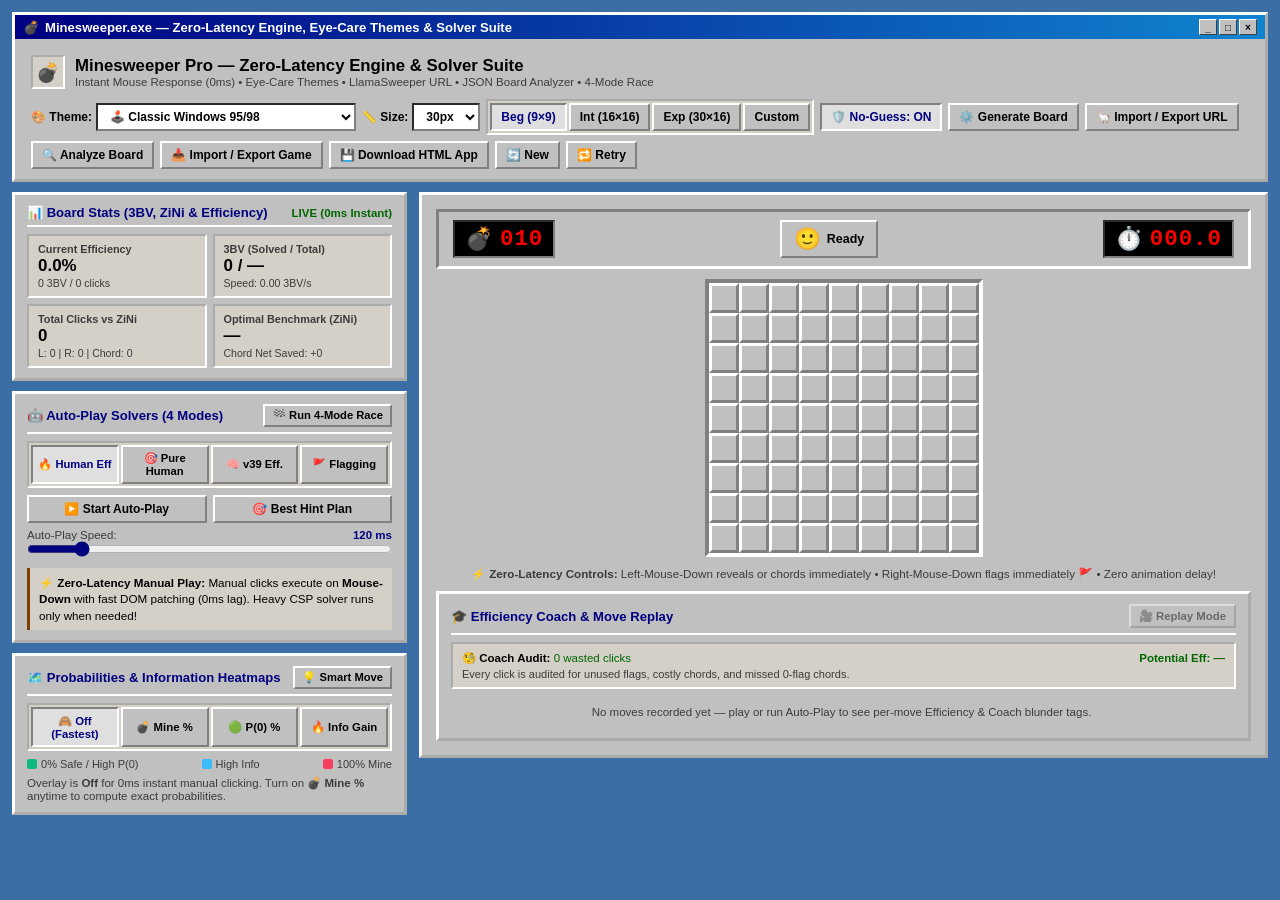
<file: index0.html>
<!DOCTYPE html>
<html lang="en" dir="ltr">
<head>
  <meta charset="UTF-8" />
  <meta name="viewport" content="width=device-width, initial-scale=1.0" />
  <title>Minesweeper Pro — Zero-Latency, Eye-Care Themes, Solver & Analyzer Suite</title>
  <style>
    /* =========================================================================
       1. EYE-CARE, ZERO-GLARE, FLAT MATTE THEMES (ZERO TRANSITION LAG)
       ========================================================================= */

    /* THEME 1: CLASSIC WINDOWS 95 / 98 (#c0c0c0 Standard) */
    :root {
      --cell-size: 30px;
    }

    :root,
    [data-theme="win98"] {
      --bg-body: #3a6ea5; /* Soft Classic Windows Desktop Blue-Teal */
      --bg-panel: #c0c0c0;
      --bg-subpanel: #d4d0c8;
      --bg-hud: #c0c0c0;
      --bg-board-frame: #c0c0c0;
      --bg-board-grid: #808080;
      --border-panel: 3px outset #ffffff;
      --border-subpanel: 2px inset #ffffff;
      --radius-panel: 0px;
      --radius-sub: 0px;
      --radius-btn: 0px;
      --radius-cell: 0px;
      --font-main: 'Tahoma', 'MS Sans Serif', 'Segoe UI', sans-serif;
      --font-mono: 'Courier New', Consolas, monospace;
      --text-primary: #000000;
      --text-secondary: #3b3b3b;
      --accent-primary: #000080;
      --accent-emerald: #006600;
      --accent-amber: #804000;
      --accent-rose: #b00000;
      --accent-purple: #600060;
      --grid-gap: 0px;

      /* Classic 3D Bevel Cells (Zero gradients, Zero blur) */
      --cell-hidden-bg: #c0c0c0;
      --cell-hidden-hover: #c8c8c8;
      --cell-hidden-border-top: 3px solid #ffffff;
      --cell-hidden-border-left: 3px solid #ffffff;
      --cell-hidden-border-right: 3px solid #808080;
      --cell-hidden-border-bottom: 3px solid #808080;
      --cell-revealed-bg: #c0c0c0;
      --cell-revealed-border: 1px solid #808080;
      --cell-flagged-bg: #c0c0c0;

      /* Classic Authentic Number Colors */
      --num-1: #0000ff;
      --num-2: #008000;
      --num-3: #ff0000;
      --num-4: #000080;
      --num-5: #800000;
      --num-6: #008080;
      --num-7: #000000;
      --num-8: #808080;

      /* LED Counter */
      --led-bg: #000000;
      --led-border: 2px inset #808080;
      --led-color-mines: #ff0000;
      --led-color-timer: #ff0000;
    }

    /* THEME 2: SAGE ONLINE (Inspired by ms_v39 'online' — Soft Olive/Sage Green, super easy on eyes) */
    [data-theme="sage"] {
      --bg-body: #b8c2b4;
      --bg-panel: #222e20;
      --bg-subpanel: #161f14;
      --bg-hud: #161f14;
      --bg-board-frame: #4c6638;
      --bg-board-grid: #3b502b;
      --border-panel: 2px solid #3a4e34;
      --border-subpanel: 1px solid #34462e;
      --radius-panel: 4px;
      --radius-sub: 3px;
      --radius-btn: 3px;
      --radius-cell: 0px;
      --font-main: 'Tahoma', 'Segoe UI', system-ui, sans-serif;
      --font-mono: 'Courier New', Consolas, monospace;
      --text-primary: #d0e2b8;
      --text-secondary: #869e6c;
      --accent-primary: #7ec448;
      --accent-emerald: #68b836;
      --accent-amber: #d89e32;
      --accent-rose: #d84838;
      --accent-purple: #a878d0;
      --grid-gap: 0px;

      /* Soft Sage Tactile Bevel Cells */
      --cell-hidden-bg: #8eac70;
      --cell-hidden-hover: #9ab87c;
      --cell-hidden-border-top: 2px solid #b4d294;
      --cell-hidden-border-left: 2px solid #b4d294;
      --cell-hidden-border-right: 2px solid #486436;
      --cell-hidden-border-bottom: 2px solid #486436;
      --cell-revealed-bg: #c8c2ae;
      --cell-revealed-border: 1px solid #a6a08e;
      --cell-flagged-bg: #8eac70;

      /* High-legibility Muted Classic Numbers on Warm Beige Revealed Cells */
      --num-1: #0000d8;
      --num-2: #007200;
      --num-3: #c00000;
      --num-4: #000078;
      --num-5: #780000;
      --num-6: #007878;
      --num-7: #181818;
      --num-8: #686868;

      --led-bg: #0a1008;
      --led-border: 1px solid #34462e;
      --led-color-mines: #e83828;
      --led-color-timer: #48c840;
    }

    /* THEME 3: MATTE NORD DARK (Low-Contrast Warm Charcoal — Zero Eye Strain in Dark Rooms) */
    [data-theme="nord"] {
      --bg-body: #181b20;
      --bg-panel: #21252b;
      --bg-subpanel: #181b20;
      --bg-hud: #181b20;
      --bg-board-frame: #282c34;
      --bg-board-grid: #181b20;
      --border-panel: 1px solid #333842;
      --border-subpanel: 1px solid #2c313a;
      --radius-panel: 6px;
      --radius-sub: 4px;
      --radius-btn: 4px;
      --radius-cell: 0px;
      --font-main: 'Segoe UI', system-ui, sans-serif;
      --font-mono: 'Courier New', Consolas, monospace;
      --text-primary: #d8dee9;
      --text-secondary: #8b949e;
      --accent-primary: #81a1c1;
      --accent-emerald: #8fbcbb;
      --accent-amber: #ebcb8b;
      --accent-rose: #bf616a;
      --accent-purple: #b48ead;
      --grid-gap: 0px;

      /* Flat Matte Slate Bevel Cells */
      --cell-hidden-bg: #3b4252;
      --cell-hidden-hover: #434c5e;
      --cell-hidden-border-top: 2px solid #4c566a;
      --cell-hidden-border-left: 2px solid #4c566a;
      --cell-hidden-border-right: 2px solid #242933;
      --cell-hidden-border-bottom: 2px solid #242933;
      --cell-revealed-bg: #242933;
      --cell-revealed-border: 1px solid #2e3440;
      --cell-flagged-bg: #3b4252;

      /* Soft Pastel Nord Numbers (Zero glare) */
      --num-1: #88c0d0;
      --num-2: #a3be8c;
      --num-3: #e06c75;
      --num-4: #b48ead;
      --num-5: #d08770;
      --num-6: #8fbcbb;
      --num-7: #e5e9f0;
      --num-8: #7b88a1;

      --led-bg: #14171c;
      --led-border: 1px solid #2e3440;
      --led-color-mines: #e06c75;
      --led-color-timer: #88c0d0;
    }

    /* THEME 4: WARM PAPER / SEPIA (E-Reader / Kindergarten Sand — Zero Blue-Light Glare) */
    [data-theme="paper"] {
      --bg-body: #dfd9ce;
      --bg-panel: #ece7de;
      --bg-subpanel: #e2dcd0;
      --bg-hud: #e2dcd0;
      --bg-board-frame: #c5bdb0;
      --bg-board-grid: #b5ad9f;
      --border-panel: 2px solid #c5bdb0;
      --border-subpanel: 1px solid #cbc3b6;
      --radius-panel: 6px;
      --radius-sub: 4px;
      --radius-btn: 4px;
      --radius-cell: 0px;
      --font-main: 'Segoe UI', Tahoma, sans-serif;
      --font-mono: 'Courier New', Consolas, monospace;
      --text-primary: #2c2623;
      --text-secondary: #686058;
      --accent-primary: #3b5998;
      --accent-emerald: #2d6a4f;
      --accent-amber: #9c5221;
      --accent-rose: #9b2226;
      --accent-purple: #5a3e85;
      --grid-gap: 0px;

      /* Warm Stone Bevel Cells */
      --cell-hidden-bg: #cfc8ba;
      --cell-hidden-hover: #d8d2c5;
      --cell-hidden-border-top: 2px solid #ede8df;
      --cell-hidden-border-left: 2px solid #ede8df;
      --cell-hidden-border-right: 2px solid #9c9486;
      --cell-hidden-border-bottom: 2px solid #9c9486;
      --cell-revealed-bg: #e6e1d6;
      --cell-revealed-border: 1px solid #c5bdb0;
      --cell-flagged-bg: #cfc8ba;

      /* Deep Ink Numbers */
      --num-1: #1d4ed8;
      --num-2: #15803d;
      --num-3: #b91c1c;
      --num-4: #4338ca;
      --num-5: #7c2d12;
      --num-6: #0f766e;
      --num-7: #1f2937;
      --num-8: #6b7280;

      --led-bg: #26221e;
      --led-border: 1px solid #9c9486;
      --led-color-mines: #e05252;
      --led-color-timer: #68b860;
    }

    /* THEME 5: MINESWEEPER.ONLINE CLASSIC LIGHT (Pure Neutral Gray Backdrop + Authentic HD SVG Board) */
    [data-theme="msonline"] {
      --bg-body: #acacac; /* Pure neutral gray backdrop */
      --bg-panel: #cccccc; /* Pure neutral light gray panel */
      --bg-subpanel: #bfbfbf; /* Pure neutral silver-gray subpanel */
      --bg-hud: #c0c0c0;
      --bg-board-frame: #c0c0c0;
      --bg-board-grid: #808080;
      --border-panel: 2px solid #969696;
      --border-subpanel: 1px solid #a4a4a4;
      --radius-panel: 4px;
      --radius-sub: 3px;
      --radius-btn: 3px;
      --radius-cell: 0px;
      --font-main: 'Helvetica Neue', Helvetica, Arial, sans-serif;
      --font-mono: 'Courier New', Consolas, monospace;
      --text-primary: #1c1e21;
      --text-secondary: #4b4f56;
      --accent-primary: #286090;
      --accent-emerald: #1e7040;
      --accent-amber: #9c5221;
      --accent-rose: #a92222;
      --accent-purple: #5a3e85;
      --grid-gap: 0px;

      --cell-hidden-bg: #c6c6c6;
      --cell-hidden-hover: #cecece;
      --cell-hidden-border-top: 0px solid transparent;
      --cell-hidden-border-left: 0px solid transparent;
      --cell-hidden-border-right: 0px solid transparent;
      --cell-hidden-border-bottom: 0px solid transparent;
      --cell-revealed-bg: #c6c6c6;
      --cell-revealed-border: 0px solid transparent;
      --cell-flagged-bg: #c6c6c6;

      /* Minesweeper.Online Classic HD Number Colors */
      --num-1: #0000ff;
      --num-2: #008000;
      --num-3: #ff0000;
      --num-4: #000080;
      --num-5: #800000;
      --num-6: #008080;
      --num-7: #000000;
      --num-8: #808080;

      /* Classic Red 7-Segment LED Counter */
      --led-bg: #000000;
      --led-border: 2px inset #808080;
      --led-color-mines: #ff0000;
      --led-color-timer: #ff0000;
    }

    .msonline-game-shell {
      display: contents;
    }

    /* Unified Minesweeper.Online Silver Bevel Game Box */
    [data-theme="msonline"] .msonline-game-shell {
      display: inline-flex;
      flex-direction: column;
      align-items: stretch;
      background: #c0c0c0;
      padding: 10px;
      border-top: 3px solid #ffffff;
      border-left: 3px solid #ffffff;
      border-right: 3px solid #808080;
      border-bottom: 3px solid #808080;
      box-shadow: 0 3px 10px rgba(0, 0, 0, 0.22);
      gap: 8px;
    }

    [data-theme="msonline"] .hud-bar {
      background: #c0c0c0;
      border-top: 2px solid #808080;
      border-left: 2px solid #808080;
      border-right: 2px solid #ffffff;
      border-bottom: 2px solid #ffffff;
      border-radius: 0px;
      padding: 5px 7px;
      width: 100%;
      max-width: none;
    }

    /* Hide emoji icons & text inside the HUD bar in msonline theme so it looks 100% like minesweeper.online */
    [data-theme="msonline"] .hud-counter > span:first-child {
      display: none;
    }
    [data-theme="msonline"] .hud-counter {
      min-width: 64px;
      padding: 2px 6px;
      font-family: 'Courier New', Consolas, monospace;
      font-size: 1.55rem;
      font-weight: 900;
      letter-spacing: 2px;
      background: #000000;
      color: #ff0000;
      border-top: 2px solid #808080;
      border-left: 2px solid #808080;
      border-right: 2px solid #ffffff;
      border-bottom: 2px solid #ffffff;
      border-radius: 0px;
      text-shadow: 0 0 2px rgba(255, 0, 0, 0.45);
    }

    [data-theme="msonline"] .face-btn {
      width: 34px;
      height: 34px;
      padding: 0;
      border: none;
      border-radius: 0px;
      background-color: #c6c6c6;
      background-image: url("data:image/svg+xml,%3Csvg%20xmlns%3D%22http%3A//www.w3.org/2000/svg%22%20viewBox%3D%220%200%2026%2026%22%3E%20%3Cpolygon%20points%3D%220%2C0%2026%2C0%2024%2C2%202%2C2%202%2C24%200%2C26%22%20fill%3D%22%23ffffff%22/%3E%20%3Cpolygon%20points%3D%2226%2C0%2026%2C26%200%2C26%202%2C24%2024%2C24%2024%2C2%22%20fill%3D%22%23808080%22/%3E%20%3Crect%20x%3D%222%22%20y%3D%222%22%20width%3D%2222%22%20height%3D%2222%22%20fill%3D%22%23c6c6c6%22/%3E%20%3Ccircle%20cx%3D%2213%22%20cy%3D%2213%22%20r%3D%228.5%22%20fill%3D%22%23ffff00%22%20stroke%3D%22%23000000%22%20stroke-width%3D%221.2%22/%3E%20%3Ccircle%20cx%3D%2210%22%20cy%3D%2210.5%22%20r%3D%221.3%22%20fill%3D%22%23000000%22/%3E%20%3Ccircle%20cx%3D%2216%22%20cy%3D%2210.5%22%20r%3D%221.3%22%20fill%3D%22%23000000%22/%3E%20%3Cpath%20d%3D%22M%209%2015.2%20Q%2013%2018.8%2017%2015.2%22%20stroke%3D%22%23000000%22%20stroke-width%3D%221.4%22%20fill%3D%22none%22%20stroke-linecap%3D%22round%22/%3E%20%3C/svg%3E");
      background-size: 100% 100%;
      background-repeat: no-repeat;
      justify-content: center;
    }
    [data-theme="msonline"] .face-btn[data-face="win"] {
      background-image: url("data:image/svg+xml,%3Csvg%20xmlns%3D%22http%3A//www.w3.org/2000/svg%22%20viewBox%3D%220%200%2026%2026%22%3E%20%3Cpolygon%20points%3D%220%2C0%2026%2C0%2024%2C2%202%2C2%202%2C24%200%2C26%22%20fill%3D%22%23ffffff%22/%3E%20%3Cpolygon%20points%3D%2226%2C0%2026%2C26%200%2C26%202%2C24%2024%2C24%2024%2C2%22%20fill%3D%22%23808080%22/%3E%20%3Crect%20x%3D%222%22%20y%3D%222%22%20width%3D%2222%22%20height%3D%2222%22%20fill%3D%22%23c6c6c6%22/%3E%20%3Ccircle%20cx%3D%2213%22%20cy%3D%2213%22%20r%3D%228.5%22%20fill%3D%22%23ffff00%22%20stroke%3D%22%23000000%22%20stroke-width%3D%221.2%22/%3E%20%3Cline%20x1%3D%224.8%22%20y1%3D%2210.5%22%20x2%3D%2221.2%22%20y2%3D%2210.5%22%20stroke%3D%22%23000000%22%20stroke-width%3D%221.3%22/%3E%20%3Crect%20x%3D%227%22%20y%3D%228.8%22%20width%3D%225%22%20height%3D%223.4%22%20rx%3D%221%22%20fill%3D%22%23000000%22/%3E%20%3Crect%20x%3D%2214%22%20y%3D%228.8%22%20width%3D%225%22%20height%3D%223.4%22%20rx%3D%221%22%20fill%3D%22%23000000%22/%3E%20%3Cpath%20d%3D%22M%209%2015.5%20Q%2013%2018.8%2017%2015.5%22%20stroke%3D%22%23000000%22%20stroke-width%3D%221.4%22%20fill%3D%22none%22%20stroke-linecap%3D%22round%22/%3E%20%3C/svg%3E");
    }
    [data-theme="msonline"] .face-btn[data-face="lose"] {
      background-image: url("data:image/svg+xml,%3Csvg%20xmlns%3D%22http%3A//www.w3.org/2000/svg%22%20viewBox%3D%220%200%2026%2026%22%3E%20%3Cpolygon%20points%3D%220%2C0%2026%2C0%2024%2C2%202%2C2%202%2C24%200%2C26%22%20fill%3D%22%23ffffff%22/%3E%20%3Cpolygon%20points%3D%2226%2C0%2026%2C26%200%2C26%202%2C24%2024%2C24%2024%2C2%22%20fill%3D%22%23808080%22/%3E%20%3Crect%20x%3D%222%22%20y%3D%222%22%20width%3D%2222%22%20height%3D%2222%22%20fill%3D%22%23c6c6c6%22/%3E%20%3Ccircle%20cx%3D%2213%22%20cy%3D%2213%22%20r%3D%228.5%22%20fill%3D%22%23ffff00%22%20stroke%3D%22%23000000%22%20stroke-width%3D%221.2%22/%3E%20%3Cline%20x1%3D%228.3%22%20y1%3D%229%22%20x2%3D%2211.5%22%20y2%3D%2212.2%22%20stroke%3D%22%23000000%22%20stroke-width%3D%221.3%22/%3E%20%3Cline%20x1%3D%2211.5%22%20y1%3D%229%22%20x2%3D%228.3%22%20y2%3D%2212.2%22%20stroke%3D%22%23000000%22%20stroke-width%3D%221.3%22/%3E%20%3Cline%20x1%3D%2214.5%22%20y1%3D%229%22%20x2%3D%2217.7%22%20y2%3D%2212.2%22%20stroke%3D%22%23000000%22%20stroke-width%3D%221.3%22/%3E%20%3Cline%20x1%3D%2217.7%22%20y1%3D%229%22%20x2%3D%2214.5%22%20y2%3D%2212.2%22%20stroke%3D%22%23000000%22%20stroke-width%3D%221.3%22/%3E%20%3Cpath%20d%3D%22M%209%2017.5%20Q%2013%2014%2017%2017.5%22%20stroke%3D%22%23000000%22%20stroke-width%3D%221.4%22%20fill%3D%22none%22%20stroke-linecap%3D%22round%22/%3E%20%3C/svg%3E");
    }
    [data-theme="msonline"] .face-btn > span {
      display: none !important;
    }

    [data-theme="msonline"] .board-scroll {
      padding: 0;
      background: #808080;
      border-top: 3px solid #808080;
      border-left: 3px solid #808080;
      border-right: 3px solid #ffffff;
      border-bottom: 3px solid #ffffff;
      border-radius: 0px;
    }

    /* Authentic Minesweeper.Online HD SVG Cell Skins */
    [data-theme="msonline"] .cell {
      font-family: Arial, Helvetica, sans-serif;
      font-weight: 900;
      font-size: calc(var(--cell-size) * 0.62);
      border: none !important;
      background-size: 100% 100%;
      background-repeat: no-repeat;
    }

    [data-theme="msonline"] .cell.hidden {
      background-image: url("data:image/svg+xml,%3Csvg%20xmlns%3D%22http%3A//www.w3.org/2000/svg%22%20viewBox%3D%220%200%2016%2016%22%3E%20%3Cpolygon%20points%3D%220%2C0%2016%2C0%2014%2C2%202%2C2%202%2C14%200%2C16%22%20fill%3D%22%23ffffff%22/%3E%20%3Cpolygon%20points%3D%2216%2C0%2016%2C16%200%2C16%202%2C14%2014%2C14%2014%2C2%22%20fill%3D%22%23808080%22/%3E%20%3Crect%20x%3D%222%22%20y%3D%222%22%20width%3D%2212%22%20height%3D%2212%22%20fill%3D%22%23c6c6c6%22/%3E%20%3C/svg%3E");
    }

    [data-theme="msonline"] .cell.hidden.pressed,
    [data-theme="msonline"] .cell.hidden.chord-preview {
      background-image: url("data:image/svg+xml,%3Csvg%20xmlns%3D%22http%3A//www.w3.org/2000/svg%22%20viewBox%3D%220%200%2016%2016%22%3E%20%3Crect%20width%3D%2216%22%20height%3D%2216%22%20fill%3D%22%23808080%22/%3E%20%3Crect%20x%3D%221%22%20y%3D%221%22%20width%3D%2215%22%20height%3D%2215%22%20fill%3D%22%23c6c6c6%22/%3E%20%3C/svg%3E");
    }

    [data-theme="msonline"] .cell.revealed {
      background-image: url("data:image/svg+xml,%3Csvg%20xmlns%3D%22http%3A//www.w3.org/2000/svg%22%20viewBox%3D%220%200%2016%2016%22%3E%20%3Crect%20width%3D%2216%22%20height%3D%2216%22%20fill%3D%22%23808080%22/%3E%20%3Crect%20x%3D%221%22%20y%3D%221%22%20width%3D%2215%22%20height%3D%2215%22%20fill%3D%22%23c6c6c6%22/%3E%20%3C/svg%3E");
    }

    [data-theme="msonline"] .cell.flagged {
      background-color: #c6c6c6 !important;
      background-image: url("data:image/svg+xml,%3Csvg%20xmlns%3D%22http%3A//www.w3.org/2000/svg%22%20viewBox%3D%220%200%2016%2016%22%3E%20%3Cpolygon%20points%3D%220%2C0%2016%2C0%2014%2C2%202%2C2%202%2C14%200%2C16%22%20fill%3D%22%23ffffff%22/%3E%20%3Cpolygon%20points%3D%2216%2C0%2016%2C16%200%2C16%202%2C14%2014%2C14%2014%2C2%22%20fill%3D%22%23808080%22/%3E%20%3Crect%20x%3D%222%22%20y%3D%222%22%20width%3D%2212%22%20height%3D%2212%22%20fill%3D%22%23c6c6c6%22/%3E%20%3Crect%20x%3D%227.5%22%20y%3D%223.5%22%20width%3D%221.2%22%20height%3D%228%22%20fill%3D%22%23000000%22/%3E%20%3Cpolygon%20points%3D%228.5%2C3%203.5%2C5.6%208.5%2C8.2%22%20fill%3D%22%23ff0000%22/%3E%20%3Crect%20x%3D%225.5%22%20y%3D%2210.8%22%20width%3D%225%22%20height%3D%221.1%22%20fill%3D%22%23000000%22/%3E%20%3Crect%20x%3D%224.2%22%20y%3D%2211.8%22%20width%3D%227.6%22%20height%3D%221.4%22%20fill%3D%22%23000000%22/%3E%20%3C/svg%3E") !important;
      background-size: 100% 100% !important;
      background-repeat: no-repeat !important;
      background-position: center !important;
      font-size: 0 !important;
      color: transparent !important;
    }
    [data-theme="msonline"] .cell.flagged.wrong-flag {
      background-color: #c6c6c6 !important;
      background-image: url("data:image/svg+xml,%3Csvg%20xmlns%3D%22http%3A//www.w3.org/2000/svg%22%20viewBox%3D%220%200%2016%2016%22%3E%20%3Crect%20width%3D%2216%22%20height%3D%2216%22%20fill%3D%22%23808080%22/%3E%20%3Crect%20x%3D%221%22%20y%3D%221%22%20width%3D%2215%22%20height%3D%2215%22%20fill%3D%22%23c6c6c6%22/%3E%20%3Crect%20x%3D%227%22%20y%3D%222%22%20width%3D%222%22%20height%3D%2212%22%20fill%3D%22%23000000%22/%3E%20%3Crect%20x%3D%222%22%20y%3D%227%22%20width%3D%2212%22%20height%3D%222%22%20fill%3D%22%23000000%22/%3E%20%3Cpolygon%20points%3D%223.5%2C4.5%204.5%2C3.5%2012.5%2C11.5%2011.5%2C12.5%22%20fill%3D%22%23000000%22/%3E%20%3Cpolygon%20points%3D%2211.5%2C3.5%2012.5%2C4.5%204.5%2C12.5%203.5%2C11.5%22%20fill%3D%22%23000000%22/%3E%20%3Ccircle%20cx%3D%228%22%20cy%3D%228%22%20r%3D%224.3%22%20fill%3D%22%23000000%22/%3E%20%3Crect%20x%3D%225.6%22%20y%3D%225.6%22%20width%3D%222%22%20height%3D%222%22%20fill%3D%22%23ffffff%22/%3E%20%3Cline%20x1%3D%222.5%22%20y1%3D%222.5%22%20x2%3D%2213.5%22%20y2%3D%2213.5%22%20stroke%3D%22%23ff0000%22%20stroke-width%3D%222%22/%3E%20%3Cline%20x1%3D%2213.5%22%20y1%3D%222.5%22%20x2%3D%222.5%22%20y2%3D%2213.5%22%20stroke%3D%22%23ff0000%22%20stroke-width%3D%222%22/%3E%20%3C/svg%3E") !important;
      background-size: 100% 100% !important;
      background-repeat: no-repeat !important;
      background-position: center !important;
      font-size: 0 !important;
      color: transparent !important;
    }
    [data-theme="msonline"] .cell.mine-hit,
    [data-theme="msonline"] .cell.revealed.mine-hit {
      background-color: #ff0000 !important;
      background-image: url("data:image/svg+xml,%3Csvg%20xmlns%3D%22http%3A//www.w3.org/2000/svg%22%20viewBox%3D%220%200%2016%2016%22%3E%20%3Crect%20width%3D%2216%22%20height%3D%2216%22%20fill%3D%22%23808080%22/%3E%20%3Crect%20x%3D%221%22%20y%3D%221%22%20width%3D%2215%22%20height%3D%2215%22%20fill%3D%22%23ff0000%22/%3E%20%3Crect%20x%3D%227%22%20y%3D%222%22%20width%3D%222%22%20height%3D%2212%22%20fill%3D%22%23000000%22/%3E%20%3Crect%20x%3D%222%22%20y%3D%227%22%20width%3D%2212%22%20height%3D%222%22%20fill%3D%22%23000000%22/%3E%20%3Cpolygon%20points%3D%223.5%2C4.5%204.5%2C3.5%2012.5%2C11.5%2011.5%2C12.5%22%20fill%3D%22%23000000%22/%3E%20%3Cpolygon%20points%3D%2211.5%2C3.5%2012.5%2C4.5%204.5%2C12.5%203.5%2C11.5%22%20fill%3D%22%23000000%22/%3E%20%3Ccircle%20cx%3D%228%22%20cy%3D%228%22%20r%3D%224.3%22%20fill%3D%22%23000000%22/%3E%20%3Crect%20x%3D%225.6%22%20y%3D%225.6%22%20width%3D%222%22%20height%3D%222%22%20fill%3D%22%23ffffff%22/%3E%20%3C/svg%3E") !important;
      background-size: 100% 100% !important;
      background-repeat: no-repeat !important;
      background-position: center !important;
      font-size: 0 !important;
      color: transparent !important;
    }
    [data-theme="msonline"] .cell.mine-revealed,
    [data-theme="msonline"] .cell.hidden.mine-revealed {
      background-color: #c6c6c6 !important;
      background-image: url("data:image/svg+xml,%3Csvg%20xmlns%3D%22http%3A//www.w3.org/2000/svg%22%20viewBox%3D%220%200%2016%2016%22%3E%20%3Crect%20width%3D%2216%22%20height%3D%2216%22%20fill%3D%22%23808080%22/%3E%20%3Crect%20x%3D%221%22%20y%3D%221%22%20width%3D%2215%22%20height%3D%2215%22%20fill%3D%22%23c6c6c6%22/%3E%20%3Crect%20x%3D%227%22%20y%3D%222%22%20width%3D%222%22%20height%3D%2212%22%20fill%3D%22%23000000%22/%3E%20%3Crect%20x%3D%222%22%20y%3D%227%22%20width%3D%2212%22%20height%3D%222%22%20fill%3D%22%23000000%22/%3E%20%3Cpolygon%20points%3D%223.5%2C4.5%204.5%2C3.5%2012.5%2C11.5%2011.5%2C12.5%22%20fill%3D%22%23000000%22/%3E%20%3Cpolygon%20points%3D%2211.5%2C3.5%2012.5%2C4.5%204.5%2C12.5%203.5%2C11.5%22%20fill%3D%22%23000000%22/%3E%20%3Ccircle%20cx%3D%228%22%20cy%3D%228%22%20r%3D%224.3%22%20fill%3D%22%23000000%22/%3E%20%3Crect%20x%3D%225.6%22%20y%3D%225.6%22%20width%3D%222%22%20height%3D%222%22%20fill%3D%22%23ffffff%22/%3E%20%3C/svg%3E") !important;
      background-size: 100% 100% !important;
      background-repeat: no-repeat !important;
      background-position: center !important;
      font-size: 0 !important;
      color: transparent !important;
    }

    [data-theme="msonline"] button:not(.face-btn) {
      background: #dcdcdc;
      color: #1c1e21;
      border: 1px solid #888888;
    }
    [data-theme="msonline"] button:not(.face-btn):hover:not(:disabled) {
      background: #e6e6e6;
      border-color: #286090;
    }
    [data-theme="msonline"] button.active:not(.face-btn),
    [data-theme="msonline"] .btn-primary {
      background: #286090;
      color: #ffffff;
      border-color: #1d496d;
    }
    [data-theme="msonline"] .theme-select,
    [data-theme="msonline"] .drawer-input,
    [data-theme="msonline"] .drawer-textarea {
      background: #e2e2e2;
      color: #1c1e21;
      border: 1px solid #888888;
    }

    * {
      box-sizing: border-box;
      margin: 0;
      padding: 0;
      user-select: none;
      -webkit-user-select: none;
    }

    body {
      font-family: var(--font-main);
      background: var(--bg-body);
      color: var(--text-primary);
      min-height: 100vh;
      display: flex;
      flex-direction: column;
      padding: 12px;
      gap: 10px;
    }

    /* Windows 98 Classic Window Title Bar */
    .win98-titlebar {
      display: none;
      background: linear-gradient(90deg, #000080, #1084d0);
      color: #ffffff;
      padding: 4px 8px;
      font-weight: 700;
      font-size: 0.82rem;
      align-items: center;
      justify-content: space-between;
      margin: -10px -16px 8px -16px;
    }

    [data-theme="win98"] .win98-titlebar {
      display: flex;
    }

    .win98-window-controls {
      display: inline-flex;
      gap: 2px;
    }

    .win98-ctrl-btn {
      width: 18px;
      height: 16px;
      background: #c0c0c0;
      color: #000;
      font-size: 10px;
      font-weight: 800;
      display: inline-flex;
      align-items: center;
      justify-content: center;
      border-top: 1.5px solid #fff;
      border-left: 1.5px solid #fff;
      border-right: 1.5px solid #404040;
      border-bottom: 1.5px solid #404040;
    }

    /* Header */
    .app-header {
      display: flex;
      flex-direction: column;
      background: var(--bg-panel);
      border: var(--border-panel);
      border-radius: var(--radius-panel);
      padding: 10px 16px;
      gap: 8px;
    }

    .header-main-row {
      display: flex;
      flex-wrap: wrap;
      align-items: center;
      justify-content: space-between;
      gap: 10px;
    }

    .brand {
      display: flex;
      align-items: center;
      gap: 10px;
    }

    .brand-icon {
      width: 34px;
      height: 34px;
      border-radius: var(--radius-btn);
      background: var(--bg-subpanel);
      border: var(--border-subpanel);
      display: flex;
      align-items: center;
      justify-content: center;
      font-size: 19px;
    }

    .brand h1 {
      font-size: 1.05rem;
      font-weight: 800;
    }

    .brand p {
      font-size: 0.72rem;
      color: var(--text-secondary);
    }

    /* Level, Theme & Mode Controls */
    .toolbar {
      display: flex;
      flex-wrap: wrap;
      align-items: center;
      gap: 6px;
    }

    .btn-group {
      display: inline-flex;
      background: var(--bg-subpanel);
      padding: 2px;
      border-radius: var(--radius-sub);
      border: var(--border-subpanel);
      gap: 2px;
    }

    /* ZERO TRANSITION ON BUTTONS FOR INSTANT SNAPPY FEEL */
    button {
      font-family: inherit;
      cursor: pointer;
      border: 1px solid transparent;
      border-radius: var(--radius-btn);
      padding: 5px 9px;
      font-size: 0.75rem;
      font-weight: 700;
      color: var(--text-primary);
      background: var(--bg-subpanel);
      display: inline-flex;
      align-items: center;
      gap: 4px;
    }

    [data-theme="win98"] button {
      background: #c0c0c0;
      color: #000000;
      border-top: 2px solid #ffffff;
      border-left: 2px solid #ffffff;
      border-right: 2px solid #808080;
      border-bottom: 2px solid #808080;
    }

    [data-theme="win98"] button:active:not(:disabled),
    [data-theme="win98"] button.active,
    [data-theme="win98"] button.active-gold {
      border-top: 2px solid #808080 !important;
      border-left: 2px solid #808080 !important;
      border-right: 2px solid #ffffff !important;
      border-bottom: 2px solid #ffffff !important;
      background: #dfdfdf !important;
      color: #000080 !important;
    }

    button:hover:not(:disabled) {
      border-color: var(--accent-primary);
    }

    button:disabled {
      opacity: 0.45;
      cursor: default;
    }

    button.active {
      background: var(--accent-primary);
      color: #ffffff;
    }

    [data-theme="sage"] button.active,
    [data-theme="nord"] button.active {
      color: #111810;
    }

    button.active-gold {
      background: #d97706 !important;
      color: #ffffff !important;
    }

    .btn-primary {
      background: var(--accent-primary);
      color: #ffffff;
    }

    [data-theme="sage"] .btn-primary,
    [data-theme="nord"] .btn-primary {
      color: #111810;
    }

    .btn-emerald {
      border: 1px solid var(--accent-emerald);
      color: var(--accent-emerald);
    }

    .btn-emerald.active {
      background: var(--accent-emerald);
      color: #ffffff;
    }

    .btn-purple {
      border: 1px solid var(--accent-purple);
      color: var(--accent-purple);
    }

    .btn-amber {
      border: 1px solid var(--accent-amber);
      color: var(--accent-amber);
    }

    .theme-select {
      font-family: inherit;
      font-size: 0.75rem;
      font-weight: 700;
      padding: 4px 8px;
      border-radius: var(--radius-btn);
      background: var(--bg-subpanel);
      color: var(--text-primary);
      border: var(--border-subpanel);
      cursor: pointer;
    }

    [data-theme="win98"] .theme-select {
      background: #ffffff;
      color: #000000;
      border: 2px inset #808080;
    }

    /* Custom Dimensions Bar */
    .custom-config {
      display: none;
      align-items: center;
      gap: 6px;
      background: var(--bg-subpanel);
      padding: 4px 8px;
      border-radius: var(--radius-sub);
      border: var(--border-subpanel);
      font-size: 0.75rem;
    }

    .custom-config.visible {
      display: inline-flex;
    }

    .custom-config input {
      width: 48px;
      padding: 2px 4px;
      border-radius: var(--radius-btn);
      border: 1px solid #808080;
      background: var(--bg-panel);
      color: var(--text-primary);
      font-weight: 700;
      text-align: center;
    }

    /* Collapsible Drawers */
    .drawer-panel {
      display: none;
      background: var(--bg-panel);
      border: var(--border-panel);
      border-radius: var(--radius-panel);
      padding: 12px 16px;
      gap: 10px;
      flex-direction: column;
    }

    .drawer-panel.open {
      display: flex;
    }

    .drawer-header {
      display: flex;
      align-items: center;
      justify-content: space-between;
      border-bottom: var(--border-subpanel);
      padding-bottom: 6px;
      font-size: 0.84rem;
      font-weight: 800;
    }

    .drawer-input,
    .drawer-textarea {
      width: 100%;
      background: var(--bg-subpanel);
      color: var(--text-primary);
      border: var(--border-subpanel);
      border-radius: var(--radius-btn);
      padding: 6px 9px;
      font-family: var(--font-mono);
      font-size: 0.75rem;
      user-select: text;
      -webkit-user-select: text;
    }

    [data-theme="win98"] .drawer-input,
    [data-theme="win98"] .drawer-textarea {
      background: #ffffff;
      color: #000000;
      border: 2px inset #808080;
    }

    .drawer-textarea {
      min-height: 80px;
      resize: vertical;
      line-height: 1.4;
    }

    .drawer-status {
      font-size: 0.74rem;
      font-weight: 700;
      min-height: 16px;
    }

    .drawer-status.ok { color: var(--accent-emerald); }
    .drawer-status.err { color: var(--accent-rose); }
    .drawer-status.warn { color: var(--accent-amber); }

    .export-grid {
      display: grid;
      grid-template-columns: repeat(auto-fit, minmax(230px, 1fr));
      gap: 8px;
    }

    .export-card {
      background: var(--bg-subpanel);
      border: var(--border-subpanel);
      border-radius: var(--radius-sub);
      padding: 7px 9px;
      display: flex;
      flex-direction: column;
      gap: 4px;
    }

    .export-url-box {
      font-family: var(--font-mono);
      font-size: 0.69rem;
      color: var(--text-secondary);
      background: rgba(0, 0, 0, 0.08);
      padding: 4px 6px;
      border-radius: 3px;
      word-break: break-all;
      max-height: 36px;
      overflow-y: auto;
      user-select: all;
      -webkit-user-select: all;
    }

    /* Main Workspace Layout */
    .workspace {
      display: grid;
      grid-template-columns: 395px 1fr;
      gap: 12px;
      flex: 1;
      align-items: start;
    }

    @media (max-width: 1060px) {
      .workspace {
        grid-template-columns: 1fr;
      }
    }

    /* Side Panel */
    .side-panel {
      display: flex;
      flex-direction: column;
      gap: 10px;
    }

    .panel-card {
      background: var(--bg-panel);
      border: var(--border-panel);
      border-radius: var(--radius-panel);
      padding: 10px 12px;
    }

    .panel-title {
      font-size: 0.82rem;
      font-weight: 700;
      color: var(--accent-primary);
      margin-bottom: 7px;
      display: flex;
      align-items: center;
      justify-content: space-between;
      border-bottom: var(--border-subpanel);
      padding-bottom: 5px;
    }

    /* Metrics Grid */
    .stats-grid {
      display: grid;
      grid-template-columns: repeat(2, 1fr);
      gap: 6px;
    }

    .stat-box {
      background: var(--bg-subpanel);
      border: var(--border-subpanel);
      border-radius: var(--radius-sub);
      padding: 7px 9px;
      display: flex;
      flex-direction: column;
      gap: 1px;
    }

    .stat-label {
      font-size: 0.68rem;
      color: var(--text-secondary);
      font-weight: 600;
    }

    .stat-value {
      font-size: 1.06rem;
      font-weight: 800;
      font-variant-numeric: tabular-nums;
      color: var(--text-primary);
    }

    .stat-sub {
      font-size: 0.66rem;
      color: var(--text-secondary);
      font-variant-numeric: tabular-nums;
    }

    /* Auto-Play & Heatmap Controls */
    .control-row {
      display: flex;
      align-items: center;
      justify-content: space-between;
      gap: 8px;
      margin-top: 6px;
    }

    .speed-slider {
      width: 100%;
      accent-color: var(--accent-primary);
      cursor: pointer;
    }

    .ai-status-box {
      margin-top: 7px;
      background: var(--bg-subpanel);
      border-left: 3px solid var(--accent-amber);
      border-radius: var(--radius-btn);
      padding: 7px 9px;
      font-size: 0.73rem;
      line-height: 1.4;
      color: var(--text-primary);
      height: 62px;
      overflow-y: auto;
    }

    .prob-legend {
      display: flex;
      align-items: center;
      justify-content: space-between;
      gap: 6px;
      margin-top: 7px;
      font-size: 0.69rem;
      color: var(--text-secondary);
    }

    .legend-chip {
      display: inline-flex;
      align-items: center;
      gap: 4px;
    }

    .dot {
      width: 10px;
      height: 10px;
      border-radius: 2px;
      display: inline-block;
    }

    /* 4-Mode Benchmark Race Table */
    .race-table {
      width: 100%;
      border-collapse: collapse;
      margin-top: 7px;
      font-size: 0.7rem;
      background: var(--bg-subpanel);
      border: var(--border-subpanel);
    }

    .race-table th,
    .race-table td {
      padding: 4px 6px;
      text-align: left;
      border-bottom: 1px solid rgba(128, 128, 128, 0.2);
      font-variant-numeric: tabular-nums;
    }

    .race-table th {
      font-weight: 700;
      color: var(--text-secondary);
    }

    .race-table tr.winner-row {
      background: rgba(16, 185, 129, 0.14);
      font-weight: 700;
    }

    /* Post-Game Coach / Blunder Summary Box */
    .coach-summary-box {
      background: var(--bg-subpanel);
      border: var(--border-subpanel);
      border-radius: var(--radius-btn);
      padding: 7px 9px;
      margin-bottom: 7px;
      font-size: 0.72rem;
      display: flex;
      flex-direction: column;
      gap: 3px;
    }

    .blunder-pill {
      display: inline-flex;
      align-items: center;
      gap: 3px;
      padding: 1px 5px;
      border-radius: 3px;
      font-size: 0.63rem;
      font-weight: 700;
      background: rgba(245, 158, 11, 0.2);
      color: var(--accent-amber);
      border: 1px solid var(--accent-amber);
    }

    /* Main Board Container */
    .board-stage {
      background: var(--bg-panel);
      border: var(--border-panel);
      border-radius: var(--radius-panel);
      padding: 14px;
      display: flex;
      flex-direction: column;
      align-items: center;
      gap: 10px;
      overflow: hidden;
    }

    /* Top HUD inside board stage */
    .hud-bar {
      width: 100%;
      max-width: 960px;
      display: flex;
      align-items: center;
      justify-content: space-between;
      background: var(--bg-hud);
      padding: 8px 14px;
      border-radius: var(--radius-sub);
      border: var(--border-subpanel);
      gap: 12px;
    }

    [data-theme="win98"] .hud-bar {
      border-top: 3px solid #808080;
      border-left: 3px solid #808080;
      border-right: 3px solid #ffffff;
      border-bottom: 3px solid #ffffff;
    }

    .hud-counter {
      display: flex;
      align-items: center;
      gap: 6px;
      font-family: var(--font-mono);
      font-size: 1.4rem;
      font-weight: 800;
      color: var(--led-color-timer);
      background: var(--led-bg);
      padding: 3px 10px;
      border-radius: var(--radius-btn);
      border: var(--led-border);
      min-width: 96px;
      justify-content: center;
      letter-spacing: 1px;
    }

    .hud-counter.mines {
      color: var(--led-color-mines);
    }

    .face-btn {
      font-size: 1.35rem;
      padding: 4px 12px;
      border-radius: var(--radius-btn);
      background: var(--bg-subpanel);
      border: var(--border-subpanel);
      display: flex;
      align-items: center;
      gap: 6px;
    }

    .face-btn span.status-text {
      font-size: 0.78rem;
      font-weight: 700;
    }

    /* Board Grid Wrapper */
    .board-scroll {
      max-width: 100%;
      overflow: auto;
      padding: 4px;
      border-radius: var(--radius-sub);
      background: var(--bg-board-frame);
      border: 3px solid #808080;
    }

    [data-theme="win98"] .board-scroll {
      padding: 0;
      border-top: 4px solid #808080;
      border-left: 4px solid #808080;
      border-right: 4px solid #ffffff;
      border-bottom: 4px solid #ffffff;
    }

    .board-grid {
      display: grid;
      gap: var(--grid-gap);
      background: var(--bg-board-grid);
      margin: 0 auto;
    }

    /* =========================================================================
       ZERO-LATENCY CELLS: No CSS transitions, no box-shadows, pure flat borders
       ========================================================================= */
    .cell {
      width: var(--cell-size);
      height: var(--cell-size);
      border-radius: var(--radius-cell);
      position: relative;
      display: flex;
      align-items: center;
      justify-content: center;
      font-family: 'Tahoma', 'Arial Black', sans-serif;
      font-weight: 900;
      font-size: calc(var(--cell-size) * 0.56);
      cursor: pointer;
      transition: none !important;
      line-height: 1;
    }

    .cell.hidden {
      background: var(--cell-hidden-bg);
      border-top: var(--cell-hidden-border-top);
      border-left: var(--cell-hidden-border-left);
      border-right: var(--cell-hidden-border-right);
      border-bottom: var(--cell-hidden-border-bottom);
    }



    .cell.hidden.pressed,
    .cell.hidden.chord-preview {
      background: var(--cell-revealed-bg);
      border: 1px solid #808080;
    }

    /* Analyzer Highlight Outlines */
    .cell.an-safe {
      outline: 2px solid #00a850 !important;
      outline-offset: -2px;
      z-index: 2;
    }

    .cell.an-mine {
      outline: 2px solid #d82020 !important;
      outline-offset: -2px;
      z-index: 2;
    }

    .cell.revealed {
      background: var(--cell-revealed-bg);
      border: var(--cell-revealed-border);
      cursor: default;
    }

    .cell.revealed.chordable {
      cursor: pointer;
    }

    .cell.flagged {
      background: var(--cell-flagged-bg);
      font-size: calc(var(--cell-size) * 0.58);
    }

    .cell.mine-hit {
      background-color: #ff0000;
      border: var(--cell-revealed-border);
      color: #ffffff;
    }

    .cell.mine-revealed {
      background-color: var(--cell-revealed-bg);
      border: var(--cell-revealed-border);
    }

    .cell.wrong-flag {
      background-color: #f5b0b0;
    }

    .cell.replay-target {
      outline: 3px solid #eab308 !important;
      z-index: 4;
    }

    /* Visual Hint Plan & Replay Combo Highlights on the Board (High-Transparency Glaze) */
    .cell.hint-flag-cell {
      outline: 2px solid rgba(225, 29, 72, 0.85) !important;
      outline-offset: -2px;
      box-shadow: inset 0 0 0 99px rgba(225, 29, 72, 0.16) !important;
      z-index: 5;
    }

    .cell.hint-reused-flag-cell {
      outline: 2px dashed rgba(217, 119, 6, 0.78) !important;
      outline-offset: -2px;
      box-shadow: inset 0 0 0 99px rgba(245, 158, 11, 0.12) !important;
      z-index: 4;
    }

    .cell.hint-chord-cell {
      outline: 2.5px solid rgba(124, 58, 237, 0.85) !important;
      outline-offset: -2px;
      box-shadow: inset 0 0 0 99px rgba(124, 58, 237, 0.15) !important;
      z-index: 6;
    }

    .cell.hint-reveal-cell {
      outline: 2.5px solid rgba(2, 132, 199, 0.88) !important;
      outline-offset: -2px;
      box-shadow: inset 0 0 0 99px rgba(2, 132, 199, 0.16) !important;
      z-index: 6;
    }

    .cell.hint-open-cell {
      outline: 2px dashed rgba(5, 150, 105, 0.75) !important;
      outline-offset: -2px;
      box-shadow: inset 0 0 0 99px rgba(16, 185, 129, 0.13) !important;
      z-index: 4;
    }

    .hint-cell-tag {
      position: absolute;
      bottom: 0px;
      left: 0px;
      right: 0px;
      font-family: var(--font-main);
      font-size: 0.46rem;
      font-weight: 800;
      letter-spacing: -0.2px;
      text-align: center;
      line-height: 1.05;
      padding: 1px 0;
      color: #ffffff;
      pointer-events: none;
      text-shadow: 0 1px 1px rgba(0,0,0,0.85);
      z-index: 7;
    }
    .hint-cell-tag.flag { background: rgba(225, 29, 72, 0.92); }
    .hint-cell-tag.reused { background: rgba(217, 119, 6, 0.88); }
    .hint-cell-tag.chord { background: rgba(124, 58, 237, 0.92); }
    .hint-cell-tag.reveal { background: rgba(2, 132, 199, 0.92); }
    .hint-cell-tag.open { background: rgba(5, 150, 105, 0.88); }

    .coach-detail-box {
      background: var(--bg-panel);
      border: var(--border-subpanel);
      border-left: 4px solid var(--accent-purple);
      border-radius: var(--radius-btn);
      padding: 8px 11px;
      font-size: 0.74rem;
      line-height: 1.5;
      color: var(--text-primary);
    }
    .coach-detail-ar {
      direction: rtl;
      text-align: right;
      font-family: 'Segoe UI', Tahoma, sans-serif;
      font-size: 0.78rem;
      line-height: 1.6;
      padding-top: 4px;
      margin-top: 4px;
      border-top: 1px dashed rgba(128,128,128,0.3);
    }
    .coach-pill {
      display: inline-block;
      padding: 1px 6px;
      border-radius: 3px;
      font-size: 0.67rem;
      font-weight: 700;
      margin: 0 2px;
    }
    .coach-pill.flag { background: rgba(225, 29, 72, 0.16); color: #e11d48; border: 1px solid rgba(225, 29, 72, 0.4); }
    .coach-pill.chord { background: rgba(124, 58, 237, 0.16); color: #7c3aed; border: 1px solid rgba(124, 58, 237, 0.4); }
    .coach-pill.open { background: rgba(5, 150, 105, 0.16); color: #059669; border: 1px solid rgba(5, 150, 105, 0.4); }
    .coach-pill.reveal { background: rgba(2, 132, 199, 0.16); color: #0284c7; border: 1px solid rgba(2, 132, 199, 0.4); }

    /* Number Colors */
    .num-1 { color: var(--num-1); }
    .num-2 { color: var(--num-2); }
    .num-3 { color: var(--num-3); }
    .num-4 { color: var(--num-4); }
    .num-5 { color: var(--num-5); }
    .num-6 { color: var(--num-6); }
    .num-7 { color: var(--num-7); }
    .num-8 { color: var(--num-8); }

    /* Probability / Heatmap Overlay Badge inside hidden cells */
    .prob-badge {
      position: absolute;
      inset: 1px;
      display: flex;
      align-items: center;
      justify-content: center;
      font-family: var(--font-main);
      font-size: 0.6rem;
      font-weight: 800;
      pointer-events: none;
      line-height: 1;
      color: #ffffff;
      text-shadow: 0 1px 1px #000;
    }

    .cell.best-guess::after {
      content: '★';
      position: absolute;
      top: 0px;
      right: 1px;
      font-size: 0.52rem;
      color: #fde047;
      text-shadow: 0 1px 1px #000;
      pointer-events: none;
    }

    /* Replay Panel */
    .replay-bar {
      width: 100%;
      max-width: 960px;
      background: var(--bg-subpanel);
      border: 2px solid var(--accent-purple);
      border-radius: var(--radius-sub);
      padding: 10px 14px;
      display: none;
      flex-direction: column;
      gap: 8px;
    }

    .replay-bar.active {
      display: flex;
    }

    .replay-header {
      display: flex;
      align-items: center;
      justify-content: space-between;
      flex-wrap: wrap;
      gap: 8px;
    }

    .replay-title {
      font-size: 0.85rem;
      font-weight: 700;
      color: var(--accent-purple);
      display: flex;
      align-items: center;
      gap: 8px;
    }

    .replay-controls {
      display: flex;
      align-items: center;
      gap: 6px;
      flex-wrap: wrap;
    }

    .replay-scrubber {
      width: 100%;
      accent-color: var(--accent-purple);
      cursor: pointer;
    }

    /* Move Log List */
    .move-log {
      max-height: 185px;
      overflow-y: auto;
      display: flex;
      flex-direction: column;
      gap: 3px;
      padding-right: 4px;
    }

    .move-item {
      display: flex;
      flex-direction: column;
      gap: 2px;
      padding: 5px 8px;
      border-radius: var(--radius-btn);
      background: var(--bg-subpanel);
      border: var(--border-subpanel);
      font-size: 0.72rem;
      cursor: pointer;
    }

    .move-item.wasted-move {
      border-left: 3px solid var(--accent-amber);
    }

    .move-item.current-step {
      outline: 2px solid var(--accent-purple);
    }

    .move-item-top {
      display: flex;
      align-items: center;
      justify-content: space-between;
      gap: 6px;
    }

    .move-coach-note {
      font-size: 0.68rem;
      color: var(--accent-amber);
      padding-left: 16px;
      font-weight: 600;
    }

    .tag {
      padding: 1px 5px;
      border-radius: 3px;
      font-size: 0.62rem;
      font-weight: 700;
      text-transform: uppercase;
      border: 1px solid currentColor;
    }

    .tag.reveal { color: var(--accent-primary); }
    .tag.flag { color: var(--accent-rose); }
    .tag.unflag { color: var(--text-secondary); }
    .tag.chord { color: var(--accent-emerald); }

    .helper-tip {
      font-size: 0.73rem;
      color: var(--text-secondary);
      text-align: center;
    }

    .gen-number-input {
      width: 82px;
      padding: 4px 7px;
      font-family: var(--font-mono);
      font-size: 0.85rem;
      font-weight: 800;
      text-align: center;
      background: #ffffff !important;
      color: #000000 !important;
      border: 2px inset #808080 !important;
      border-radius: 3px;
      user-select: text !important;
      -webkit-user-select: text !important;
      cursor: text !important;
      outline: none;
    }
    .gen-number-input:focus {
      border: 2px solid #0284c7 !important;
      background: #fefce8 !important;
      box-shadow: 0 0 0 2px rgba(2, 132, 199, 0.25);
    }
  </style>
</head>
<body data-theme="win98">

  <!-- Top Header -->
  <header class="app-header">
    <!-- Authentic Windows 95/98 Title Bar -->
    <div class="win98-titlebar">
      <div style="display:flex; align-items:center; gap:6px;">
        <span>💣</span>
        <span>Minesweeper.exe — Zero-Latency Engine, Eye-Care Themes & Solver Suite</span>
      </div>
      <div class="win98-window-controls">
        <span class="win98-ctrl-btn">_</span>
        <span class="win98-ctrl-btn">□</span>
        <span class="win98-ctrl-btn">×</span>
      </div>
    </div>

    <div class="header-main-row">
      <div class="brand">
        <div class="brand-icon">💣</div>
        <div>
          <h1>Minesweeper Pro — Zero-Latency Engine & Solver Suite</h1>
          <p>Instant Mouse Response (0ms) • Eye-Care Themes • LlamaSweeper URL • JSON Board Analyzer • 4-Mode Race</p>
        </div>
      </div>

      <div class="toolbar">
        <!-- Theme Selector (4 Eye-Friendly Themes) -->
        <label style="font-size:0.75rem; font-weight:700; display:inline-flex; align-items:center; gap:4px;">
          <span>🎨 Theme:</span>
          <select id="themeSelect" class="theme-select">
            <option value="win98" selected>🕹️ Classic Windows 95/98</option>
            <option value="msonline">🌐 Minesweeper.Online (Classic Light)</option>
            <option value="sage">🌿 Sage Online (ms_v39 Green)</option>
            <option value="nord">🌑 Matte Slate Dark (Eye-Care)</option>
            <option value="paper">☕ Warm Paper (Zero Glare)</option>
          </select>
        </label>

        <!-- Cell Size Selector -->
        <label style="font-size:0.75rem; font-weight:700; display:inline-flex; align-items:center; gap:4px;">
          <span>📏 Size:</span>
          <select id="cellSizeSelect" class="theme-select">
            <option value="20">20px</option>
            <option value="24">24px</option>
            <option value="28">28px</option>
            <option value="30" selected>30px</option>
            <option value="34">34px</option>
            <option value="38">38px</option>
            <option value="42">42px</option>
          </select>
        </label>

        <!-- Standard Difficulties -->
        <div class="btn-group" id="difficultyGroup">
          <button data-diff="beginner" class="active">Beg (9×9)</button>
          <button data-diff="intermediate">Int (16×16)</button>
          <button data-diff="expert">Exp (30×16)</button>
          <button data-diff="custom">Custom</button>
        </div>

        <!-- Custom Inputs -->
        <div class="custom-config" id="customConfig">
          <label>Cols <input type="number" id="customCols" value="12" min="5" max="45"></label>
          <label>Rows <input type="number" id="customRows" value="12" min="5" max="30"></label>
          <label>Mines <input type="number" id="customMines" value="25" min="1" max="500"></label>
          <button class="btn-primary" id="applyCustomBtn">Apply</button>
        </div>

        <!-- No-Guess Toggle -->
        <button class="btn-emerald active" id="noGuessToggleBtn" title="Generates logically solvable openings with zero early 50/50 traps">
          🛡️ No-Guess: ON
        </button>

        <!-- Import LlamaSweeper / Export URL & Analyze Board Buttons -->
        <button class="btn-primary" id="toggleGeneratorDrawerBtn" title="Ultra-fast Evolutionary Board Generator for Beginner, Intermediate & Expert by Minimum 3BV or Minimum Efficiency %">
          ⚙️ Generate Board
        </button>
        <button class="btn-purple" id="toggleImportDrawerBtn" title="Import or Export board via LlamaSweeper / Ptta ZiNi / JSMinesweeper URL">
          🦙 Import / Export URL
        </button>
        <button class="btn-emerald" id="toggleAnalyzeDrawerBtn" title="Paste board state JSON to calculate exact probabilities for all cells">
          🔍 Analyze Board
        </button>
        <button class="btn-amber" id="toggleGameJsonDrawerBtn" title="Import or Export a full game recording (config, mines & step-by-step moves) in ms_v39 JSON format">
          📥 Import / Export Game
        </button>
        <button class="btn-emerald" id="popOutStandaloneBtn" title="Download standalone HTML file or open in a new tab for full local clipboard permissions">
          💾 Download HTML App
        </button>

        <button class="btn-primary" id="newGameBtn">🔄 New</button>
        <button class="btn-amber" id="retrySameBoardBtn" title="Replay the exact same mine layout from scratch">🔁 Retry</button>
      </div>
    </div>
  </header>

  <!-- DRAWER 0: ULTRA-FAST EVOLUTIONARY BOARD GENERATOR (BY 3BV & BY EFFICIENCY) -->
  <section class="drawer-panel" id="boardGeneratorDrawer">
    <div class="drawer-header">
      <span>⚙️ Ultra-Fast Board Generator — Type Any Custom 3BV or Efficiency % Target (Beginner, Intermediate & Expert)</span>
      <button id="closeGeneratorDrawerBtn" class="btn-amber">✖ Close</button>
    </div>

    <div style="display:grid; grid-template-columns: 1.15fr 1.15fr 0.95fr; gap:12px; align-items:stretch;">
      <!-- Column 1: Method 1 — Generate by 3BV -->
      <div style="background:var(--bg-subpanel); border:var(--border-subpanel); padding:10px 12px; border-radius:var(--radius-btn); display:flex; flex-direction:column; gap:8px;">
        <div style="display:flex; justify-content:space-between; align-items:center;">
          <span style="font-size:0.78rem; font-weight:800; color:var(--accent-primary);">🎯 Method 1: Generate by 3BV</span>
          <button id="genReset3BVDefaultsBtn" class="btn-amber" style="padding:2px 7px; font-size:0.66rem;" title="Reset Min/Max 3BV to defaults for this board size">↺ Defaults</button>
        </div>

        <div style="display:flex; gap:10px; align-items:center; flex-wrap:wrap; background:var(--bg-panel); padding:6px 8px; border:var(--border-subpanel); border-radius:3px;">
          <label style="font-size:0.74rem; font-weight:800; display:flex; align-items:center; gap:5px; cursor:text;">
            <span>✍️ Min 3BV:</span>
            <input type="number" id="genMin3BVInput" class="gen-number-input" value="30" min="1" max="380" step="1" placeholder="e.g. 120" title="Click and type any Minimum 3BV number you want, then press Enter or click Generate">
          </label>
          <label style="font-size:0.74rem; font-weight:800; display:flex; align-items:center; gap:5px; cursor:text;">
            <span>Max 3BV:</span>
            <input type="number" id="genMax3BVInput" class="gen-number-input" value="300" min="1" max="400" step="1" placeholder="300" title="Optional Maximum 3BV bound (keep at 300+ for no upper cap)">
          </label>
        </div>

        <div style="display:flex; align-items:center; gap:5px; flex-wrap:wrap;">
          <span style="font-size:0.67rem; color:var(--text-secondary); font-weight:700;">Quick Presets:</span>
          <div id="gen3BVPresetChips" style="display:inline-flex; gap:4px; flex-wrap:wrap;"></div>
        </div>

        <div style="display:flex; gap:6px; flex-wrap:wrap; margin-top:auto; padding-top:4px;">
          <button class="btn-emerald" id="genBy3BVBtn" style="flex:1; justify-content:center; font-weight:800;">▶ Generate by 3BV</button>
          <button class="btn-primary" id="genBy3BVAutoSolveBtn" title="Generate board by Minimum 3BV and immediately start the Auto-Solver">🤖 Gen & Auto-Solve</button>
        </div>
      </div>

      <!-- Column 2: Method 2 — Generate by Efficiency % -->
      <div style="background:var(--bg-subpanel); border:var(--border-subpanel); padding:10px 12px; border-radius:var(--radius-btn); display:flex; flex-direction:column; gap:8px;">
        <div style="display:flex; justify-content:space-between; align-items:center;">
          <span style="font-size:0.78rem; font-weight:800; color:var(--accent-emerald);">⚡ Method 2: Generate by Efficiency %</span>
          <button id="genResetEffDefaultsBtn" class="btn-amber" style="padding:2px 7px; font-size:0.66rem;" title="Reset Min Eff % to defaults for this board size">↺ Defaults</button>
        </div>

        <div style="display:flex; gap:10px; align-items:center; flex-wrap:wrap; background:var(--bg-panel); padding:6px 8px; border:var(--border-subpanel); border-radius:3px;">
          <label style="font-size:0.74rem; font-weight:800; display:flex; align-items:center; gap:5px; cursor:text;">
            <span>✍️ Min Eff %:</span>
            <input type="number" id="genMinEffInput" class="gen-number-input" value="150" min="80" max="260" step="1" placeholder="e.g. 170" title="Click and type any custom Minimum Efficiency % you want (e.g. 165, 172, 180), then press Enter or click Generate">
            <span style="font-weight:900;">%</span>
          </label>
          <label style="font-size:0.7rem; font-weight:700; display:inline-flex; align-items:center; gap:4px; cursor:pointer;" title="When checked, Method 2 also enforces the Min/Max 3BV range on the left">
            <input type="checkbox" id="genEnforce3BVWithEffCheckbox">
            <span>+ Enforce 3BV Range</span>
          </label>
        </div>

        <div style="display:flex; align-items:center; gap:5px; flex-wrap:wrap;">
          <span style="font-size:0.67rem; color:var(--text-secondary); font-weight:700;">Quick Presets:</span>
          <div id="genEffPresetChips" style="display:inline-flex; gap:4px; flex-wrap:wrap;"></div>
        </div>

        <div style="display:flex; gap:6px; flex-wrap:wrap; margin-top:auto; padding-top:4px;">
          <button class="btn-emerald" id="genByEffBtn" style="flex:1; justify-content:center; font-weight:800;">▶ Generate by Eff %</button>
          <button class="btn-primary" id="genByEffAutoSolveBtn" title="Generate board by Minimum Efficiency % and immediately start the Auto-Solver">🤖 Gen & Auto-Solve</button>
        </div>
      </div>

      <!-- Column 3: Standard Size Selector, Max Tries, Stop & Live Telemetry -->
      <div style="background:var(--bg-subpanel); border:var(--border-subpanel); padding:10px 12px; border-radius:var(--radius-btn); display:flex; flex-direction:column; gap:7px;">
        <div style="font-size:0.75rem; font-weight:800;">📏 Standard Board Size (3 Sizes):</div>
        <div class="btn-group" id="genSizeGroup" style="display:flex; width:100%;">
          <button type="button" data-gensize="beginner" class="active" style="flex:1; justify-content:center;">Beg (9×9)</button>
          <button type="button" data-gensize="intermediate" style="flex:1; justify-content:center;">Int (16×16)</button>
          <button type="button" data-gensize="expert" style="flex:1; justify-content:center;">Exp (30×16)</button>
        </div>

        <div style="display:flex; justify-content:space-between; align-items:center; gap:6px; margin-top:2px;">
          <label style="font-size:0.72rem; font-weight:800; display:flex; align-items:center; gap:5px; cursor:text;" title="Maximum evaluations before returning the closest board found">
            <span>Max Evals:</span>
            <input type="number" id="genMaxTriesInput" class="gen-number-input" value="4000" min="100" max="50000" step="500" style="width:74px; padding:2px 5px; font-size:0.78rem;">
          </label>
          <button class="btn-amber" id="genStopBtn" disabled style="padding:3px 9px; font-size:0.71rem;">■ Stop</button>
        </div>

        <!-- Progress bar -->
        <div style="width:100%; height:7px; background:#ffffff; border:1px inset #808080; overflow:hidden; border-radius:2px;">
          <div id="genProgressBarFill" style="width:0%; height:100%; background:var(--accent-emerald); transition:width 0.08s linear;"></div>
        </div>

        <!-- Result / Status Box -->
        <div id="genStatusText" class="drawer-status ok" style="font-size:0.71rem; line-height:1.35; min-height:34px;">
          Ready — Type any custom <b>Min 3BV</b> or <b>Min Eff %</b> in the white boxes (or click a preset) and press <b>Generate</b>!
        </div>
      </div>
    </div>
  </section>

  <!-- DRAWER 1: LLAMASWEEPER / URL IMPORT & EXPORT -->
  <section class="drawer-panel" id="importExportDrawer">
    <div class="drawer-header">
      <span>🦙 Import / Export Board via LlamaSweeper, Ptta ZiNi & JSMinesweeper URL</span>
      <button id="closeImportDrawerBtn" class="btn-amber">✖ Close</button>
    </div>

    <div style="display:grid; grid-template-columns: 1.2fr 1fr; gap:14px; align-items:start;">
      <!-- Left: Import URL -->
      <div style="display:flex; flex-direction:column; gap:6px;">
        <div style="font-size:0.75rem; font-weight:700;">📥 Import Board from URL or Code (`b=...&m=...` or `CxRxM code`):</div>
        <input type="text" id="llamaUrlInput" class="drawer-input" placeholder="Paste LlamaSweeper URL (e.g. https://llamasweeper.com/#/game/zini-explorer?b=0909&m=...) or Ptta URL..." />
        <div id="llamaImportStatus" class="drawer-status"></div>
        <div style="display:flex; gap:6px; flex-wrap:wrap;">
          <button class="btn-emerald" id="loadLlamaUrlBtn">▶ Load Board to Play</button>
          <button class="btn-primary" id="loadAndAutoSolveBtn">🤖 Load & Auto-Solve Now</button>
          <button class="btn-purple" id="pasteLlamaClipboardBtn">📋 Paste from Clipboard</button>
          <button class="btn-amber" id="loadSampleLlamaBtn" title="Load a sample 9x9 LlamaSweeper board">🎲 Sample Llama URL</button>
        </div>
        <div style="font-size:0.7rem; color:var(--text-secondary);">
          Supports <b>LlamaSweeper</b> (`#/game/zini-explorer?b=CCRR&m=...`), <b>Ptta ZiNi Calculator</b> (`?b=CR&m=...`), <b>JSMinesweeper</b> (`?board=CxRxM&m=...`), or raw `m=` base-36 strings.
        </div>
      </div>

      <!-- Right: Export Current Board URLs -->
      <div style="display:flex; flex-direction:column; gap:6px;">
        <div style="font-size:0.75rem; font-weight:700;">📤 Export Current Board Layout:</div>
        <div class="export-grid">
          <div class="export-card">
            <div style="display:flex; justify-content:space-between; align-items:center;">
              <b style="font-size:0.73rem;">🦙 LlamaSweeper URL</b>
              <div style="display:flex; gap:4px;">
                <a id="openLlamaLink" href="#" target="_blank" style="font-size:0.7rem; color:var(--accent-primary); text-decoration:none; font-weight:700;">Open ↗</a>
                <button id="copyLlamaUrlBtn" style="padding:2px 6px; font-size:0.68rem;">Copy</button>
              </div>
            </div>
            <div class="export-url-box" id="exportLlamaUrlBox">— generate or load a board first —</div>
          </div>

          <div class="export-card">
            <div style="display:flex; justify-content:space-between; align-items:center;">
              <b style="font-size:0.73rem;">📐 Ptta ZiNi & JSMinesweeper</b>
              <div style="display:flex; gap:4px;">
                <a id="openPttaLink" href="#" target="_blank" style="font-size:0.7rem; color:var(--accent-purple); text-decoration:none; font-weight:700;">Ptta ↗</a>
                <button id="copyPttaUrlBtn" style="padding:2px 6px; font-size:0.68rem;">Copy</button>
              </div>
            </div>
            <div class="export-url-box" id="exportPttaUrlBox">— generate or load a board first —</div>
          </div>
        </div>
      </div>
    </div>
  </section>

  <!-- DRAWER 2: BOARD ANALYZER (PASTE BOARD JSON -> EXACT CSP PROBABILITIES) -->
  <section class="drawer-panel" id="analyzeBoardDrawer">
    <div class="drawer-header">
      <span>🔍 Board Analyzer — Paste Board State JSON & Compute Exact Probabilities</span>
      <button id="closeAnalyzeDrawerBtn" class="btn-amber">✖ Close</button>
    </div>

    <div style="display:grid; grid-template-columns: 1.25fr 1fr; gap:14px; align-items:start;">
      <div style="display:flex; flex-direction:column; gap:6px;">
        <div style="display:flex; align-items:center; justify-content:space-between; gap:8px; flex-wrap:wrap;">
          <label style="font-size:0.74rem; font-weight:700;">
            Total Mines (incl. flags):
            <input type="number" id="analyzeTotalMinesInput" value="10" min="1" max="999" class="drawer-input" style="width:70px; display:inline-block; padding:3px 6px; margin-left:4px;" />
          </label>
          <span style="font-size:0.7rem; color:var(--text-secondary);">Format: <code>{"r":9, "c":9, "m":10, "data":[{"r":0,"c":0,"v":"0".."8"|"C"|"F"|"M"}]}</code></span>
        </div>

        <textarea id="analyzeJsonTextarea" class="drawer-textarea" placeholder='Press Ctrl+V anywhere on the page (or Right-Click → Paste here) — the Hint Plan will appear on the board automatically!'></textarea>
        <div id="analyzeStatusText" class="drawer-status"></div>

        <div style="display:flex; gap:6px; flex-wrap:wrap;">
          <button class="btn-amber" id="pasteAndShowHintBtn" style="font-weight:800;" title="Paste board JSON from clipboard (or box) and highlight ONLY the best move & full Flag/Chord/Open plan on the board for the selected AI mode without probability clutter!">
            💡 Paste & Show Hint
          </button>
          <button class="btn-primary" id="showBoardHintOnlyBtn" title="Compute and highlight the best move & full Flag+Chord plan on the board for the currently selected AI Mode">
            🎯 Show Best Hint Plan
          </button>
          <button class="btn-emerald" id="runAnalyzeBtn">🧮 Analyze & Show Probabilities</button>
          <button class="btn-purple" id="pasteAnalyzeClipboardBtn">📋 Paste & Analyze All %</button>
          <button id="exportCurrentToAnalyzerBtn" title="Load the current live board state into the JSON box">📤 Snapshot Live Board</button>
          <button id="loadSampleAnalyzeJsonBtn">🎲 Sample Puzzle</button>
        </div>
      </div>

      <div style="display:flex; flex-direction:column; gap:6px;">
        <div style="display:flex; justify-content:space-between; align-items:center; gap:6px; flex-wrap:wrap;">
          <span style="font-size:0.75rem; font-weight:700;">🎓 Detailed Tactical Hint Plan & Analyzer Report:</span>
          <div style="display:flex; gap:4px; align-items:center; flex-wrap:wrap;">
            <button id="analyzeCellTextToggleBtn" style="padding:2px 7px; font-size:0.69rem;" title="Show or hide text tags (FLAG / CHORD / OPEN) written inside highlighted cells">🏷️ Cell Text: OFF</button>
            <select id="analyzeLangSelect" class="theme-select" style="padding:2px 5px; font-size:0.69rem;" title="Choose language for Hint Explanation">
              <option value="both" selected>🌐 عربي + EN</option>
              <option value="ar">🇪🇬 العربية</option>
              <option value="en">🇬🇧 English</option>
            </select>
            <button class="btn-emerald" id="executeHintPlanBtn" style="padding:2px 7px; font-size:0.69rem; display:none;">▶️ Execute Plan</button>
            <button id="clearHintPlanBtn" style="padding:2px 7px; font-size:0.69rem; display:none;">✖ Clear Hint</button>
          </div>
        </div>
        <div id="analyzeReportBox" style="background:var(--bg-subpanel); border:var(--border-subpanel); border-radius:var(--radius-btn); padding:8px 10px; font-size:0.73rem; line-height:1.5; min-height:125px; max-height:210px; overflow-y:auto;">Click <b>💡 Paste & Show Hint</b> to load a board without probability clutter and highlight the exact <b>Flags to place (🚩)</b>, <b>Number to Chord (⚡)</b>, and <b>Cells that will Open (✨)</b> according to your selected AI Mode (🔥 Human Eff, 👑 Ultra Eff, 🧠 v39 Eff, etc.), with a complete bilingual tactical explanation!</div>
      </div>
    </div>
  </section>

  <!-- DRAWER 3: FULL GAME JSON IMPORT / EXPORT (ms_v39 FORMAT: config + mines + moves) -->
  <section class="drawer-panel" id="gameJsonDrawer">
    <div class="drawer-header">
      <span>📥 Import / Export Full Game Recording (`ms_v39` JSON: Config + Mines + All Moves)</span>
      <button id="closeGameJsonDrawerBtn" class="btn-amber">✖ Close</button>
    </div>

    <div style="display:grid; grid-template-columns: 1.25fr 1fr; gap:14px; align-items:start;">
      <div style="display:flex; flex-direction:column; gap:6px;">
        <div style="font-size:0.74rem; font-weight:700;">
          Paste Full Game JSON (<code>{"config":{"rows":9,"cols":9,"mines":10}, "mines":[[r,c],...], "moves":[{"type":"reveal"|"flag"|"chord","row":r,"col":c},...]}</code>):
        </div>
        <textarea id="gameJsonTextarea" class="drawer-textarea" placeholder='Paste full game JSON here to load all moves into Replay, or click "Generate & Copy Game JSON" to export your current game...'></textarea>
        <div id="gameJsonStatusText" class="drawer-status"></div>

        <div id="multiGameSelectorBar" style="display:none; align-items:center; gap:6px; background:var(--bg-subpanel); border:var(--border-subpanel); padding:6px 8px; border-radius:var(--radius-btn); flex-wrap:wrap;">
          <span style="font-size:0.72rem; font-weight:700; color:var(--accent-amber);">📚 Multi-Game Dataset (<span id="multiGameCountLabel">0</span> games):</span>
          <select id="multiGameSelect" style="flex:1; min-width:220px; padding:3px 6px; font-size:0.72rem; font-family:var(--font-mono); background:var(--bg-panel); color:var(--text-primary); border:var(--border-btn); border-radius:var(--radius-btn);"></select>
        </div>
        <div style="display:flex; gap:6px; flex-wrap:wrap; align-items:center;">
          <button class="btn-emerald" id="loadGameJsonReplayBtn" title="Import the game with all its recorded moves and open Replay Mode">🎥 Load Game & Review Replay</button>
          <button class="btn-primary" id="loadGameJsonPlayStartBtn" title="Import the board layout from this game JSON and play it yourself from Move 0">🎮 Play Board from Start (Move 0)</button>
          <label class="btn-amber" style="cursor:pointer; display:inline-flex; align-items:center; gap:4px; padding:5px 9px; font-size:0.73rem; font-weight:700; border-radius:var(--radius-btn); border:var(--border-btn);" title="Upload a single-game or multi-game .json file from disk">
            📂 Upload .json File
            <input type="file" id="uploadGameJsonInput" accept=".json,application/json" style="display:none;" />
          </label>
          <button class="btn-purple" id="pasteGameJsonClipboardBtn">📋 Paste & Load</button>
          <button class="btn-amber" id="loadSampleGameJsonBtn" title="Load Top 5 Elite Human Efficiency Games (up to 163.01% Eff) from the benchmark dataset">🔥 Load Elite Human Dataset (Top 5)</button>
        </div>
      </div>

      <div style="display:flex; flex-direction:column; gap:6px;">
        <div style="font-size:0.75rem; font-weight:700;">📤 Export Current Game Recording (`ms_v39` Compatible):</div>
        <div style="background:var(--bg-subpanel); border:var(--border-subpanel); border-radius:var(--radius-btn); padding:10px; display:flex; flex-direction:column; gap:8px;">
          <div style="font-size:0.72rem; color:var(--text-secondary); line-height:1.45;">
            Exports your current board configuration, exact mine coordinates <code>[row, col]</code>, and every recorded move (<code>reveal</code>, <code>flag</code>, <code>chord</code>) in the exact JSON format used by <code>ms_v39.html</code>.
          </div>
          <div style="display:flex; gap:6px; flex-wrap:wrap;">
            <button class="btn-emerald" id="exportGameJsonToBoxBtn">📤 Generate & Copy Game JSON</button>
            <button class="btn-purple" id="downloadGameJsonFileBtn">💾 Download .json File</button>
          </div>
          <div id="exportGameJsonSummary" style="font-family:var(--font-mono); font-size:0.71rem; color:var(--accent-primary);"></div>
        </div>
      </div>
    </div>
  </section>

  <!-- Main Content -->
  <div class="workspace">
    <!-- Left Side Panel -->
    <aside class="side-panel">

      <!-- 1. 3BV, ZiNi & Efficiency Card -->
      <div class="panel-card">
        <div class="panel-title">
          <span>📊 Board Stats (3BV, ZiNi & Efficiency)</span>
          <span id="gameModeBadge" style="font-size:0.72rem; color:var(--accent-emerald);">LIVE (0ms Instant)</span>
        </div>

        <div class="stats-grid">
          <div class="stat-box">
            <span class="stat-label">Current Efficiency</span>
            <span class="stat-value" id="statEff">0.0%</span>
            <span class="stat-sub" id="statEffFormula">0 3BV / 0 clicks</span>
          </div>

          <div class="stat-box">
            <span class="stat-label">3BV (Solved / Total)</span>
            <span class="stat-value" id="stat3BV">0 / —</span>
            <span class="stat-sub" id="stat3BVRate">Speed: 0.00 3BV/s</span>
          </div>

          <div class="stat-box">
            <span class="stat-label">Total Clicks vs ZiNi</span>
            <span class="stat-value" id="statTotalClicks">0</span>
            <span class="stat-sub" id="statClickBreakdown">L: 0 | R: 0 | Chord: 0</span>
          </div>

          <div class="stat-box">
            <span class="stat-label">Optimal Benchmark (ZiNi)</span>
            <span class="stat-value" id="statZiniBenchmark">—</span>
            <span class="stat-sub" id="statSavedClicks">Chord Net Saved: +0</span>
          </div>
        </div>
      </div>

      <!-- 2. Human Efficiency & Pure Human Auto-Play + 4-Mode Benchmark Race -->
      <div class="panel-card">
        <div class="panel-title">
          <span>🤖 Auto-Play Solvers (4 Modes)</span>
          <button class="btn-amber" id="runBenchmarkRaceBtn" style="padding:3px 7px; font-size:0.7rem;" title="Instantly run all 4 AI modes (🔥 Human Eff, 🎯 Pure Human, 🧠 v39 Eff, 🚩 Flagging) on this exact board and compare!">
            🏁 Run 4-Mode Race
          </button>
        </div>

        <div class="btn-group" style="width:100%; margin-bottom:7px; display:grid; grid-template-columns: repeat(4, 1fr);" id="aiModeGroup">
          <button data-aimode="humaneff" class="active-gold" style="justify-content:center; padding:5px 2px; font-size:0.7rem;" title="🔥 Human Efficiency Master (150%+ Avg Eff): Full tactical human efficiency engine">
            🔥 Human Eff
          </button>
          <button data-aimode="realhuman" style="justify-content:center; padding:5px 2px; font-size:0.7rem;" title="🎯 Pure Human Efficiency (100% Blind — No Mine Peeking): Uses the exact same human efficiency tactics using ONLY visible numbers & probabilities, so it plays and takes risks exactly like a real human!">
            🎯 Pure Human
          </button>
          <button data-aimode="v39eff" style="justify-content:center; padding:5px 2px; font-size:0.7rem;" title="v39 Efficiency Solver: Cascade-scored effMove + estReveal from ms_v39">
            🧠 v39 Eff.
          </button>
          <button data-aimode="flagging" style="justify-content:center; padding:5px 2px; font-size:0.7rem;" title="Standard human style: flags confirmed mines and chords numbers">
            🚩 Flagging
          </button>
        </div>

        <div style="display:flex; gap:6px;">
          <button class="btn-primary" id="aiToggleBtn" style="flex:1; justify-content:center;">
            ▶️ Start Auto-Play
          </button>
          <button class="btn-amber" id="aiStepBtn" style="flex:1; justify-content:center; font-weight:800;" title="Highlight the Best Hint Plan on the current board with full bilingual (عربي + EN) tactical explanation!">
            🎯 Best Hint Plan
          </button>
        </div>

        <div class="control-row">
          <span style="font-size:0.72rem; color:var(--text-secondary);">Auto-Play Speed:</span>
          <span id="aiSpeedLabel" style="font-size:0.72rem; font-weight:700; color:var(--accent-primary);">120 ms</span>
        </div>
        <input type="range" id="aiSpeedSlider" class="speed-slider" min="15" max="800" step="5" value="120" />

        <div class="ai-status-box" id="aiStatusBox">
          ⚡ <b>Zero-Latency Manual Play:</b> Manual clicks execute on <b>Mouse-Down</b> with fast DOM patching (0ms lag). Heavy CSP solver runs only when needed!
        </div>

        <!-- 4-Mode Race Results Container -->
        <div id="benchmarkRaceContainer" style="display:none; margin-top:7px;">
          <div style="font-size:0.71rem; font-weight:700; color:var(--accent-amber); margin-bottom:3px; display:flex; justify-content:space-between;">
            <span>🏁 4-Mode Benchmark Race (Same Board)</span>
            <span id="raceBoard3BVBadge" style="color:var(--text-secondary);"></span>
          </div>
          <table class="race-table">
            <thead>
              <tr>
                <th>Solver Mode</th>
                <th>Clicks (L/R/C)</th>
                <th>Eff %</th>
                <th>Replay</th>
              </tr>
            </thead>
            <tbody id="benchmarkRaceTbody"></tbody>
          </table>
        </div>
      </div>

      <!-- 3. Heatmaps: Mine Risk % | Zero-Chance P(0)% | Info Gain E[Cells] -->
      <div class="panel-card">
        <div class="panel-title">
          <span>🗺️ Probabilities & Information Heatmaps</span>
          <button class="btn-amber" id="hintSafeBtn" style="padding:3px 7px; font-size:0.7rem;" title="Execute the single best move for the selected AI mode">
            💡 Smart Move
          </button>
        </div>

        <div class="btn-group" style="width:100%; display:grid; grid-template-columns: repeat(4, 1fr);" id="overlayModeGroup">
          <button data-overlay="off" class="active" style="justify-content:center; padding:5px 3px; font-size:0.71rem;">
            🙈 Off (Fastest)
          </button>
          <button data-overlay="mine" style="justify-content:center; padding:5px 3px; font-size:0.71rem;" title="Exact Mine Probability (0% Safe to 100% Mine)">
            💣 Mine %
          </button>
          <button data-overlay="zero" style="justify-content:center; padding:5px 3px; font-size:0.71rem;" title="Exact Zero-Opening Probability P(Cell = 0)">
            🟢 P(0) %
          </button>
          <button data-overlay="info" style="justify-content:center; padding:5px 3px; font-size:0.71rem;" title="Expected Cells Revealed & Constraint Resolution Power">
            🔥 Info Gain
          </button>
        </div>

        <div class="prob-legend" id="overlayLegendBar">
          <span class="legend-chip"><i class="dot" style="background:#10b981;"></i> 0% Safe / High P(0)</span>
          <span class="legend-chip"><i class="dot" style="background:#38bdf8;"></i> High Info</span>
          <span class="legend-chip"><i class="dot" style="background:#f43f5e;"></i> 100% Mine</span>
        </div>

        <div id="probSummaryText" style="margin-top:6px; font-size:0.72rem; color:var(--text-secondary);">
          Overlay is <b>Off</b> for 0ms instant manual clicking. Turn on <b>💣 Mine %</b> anytime to compute exact probabilities.
        </div>
      </div>

    </aside>

    <!-- Board Stage -->
    <main class="board-stage">
      <div class="msonline-game-shell">
        <!-- Top HUD -->
        <div class="hud-bar">
          <div class="hud-counter mines" title="Remaining Mines (Total Mines - Placed Flags)">
            <span>💣</span>
            <span id="hudMines">010</span>
          </div>

          <button class="face-btn" id="faceResetBtn" data-face="normal">
            <span id="faceEmoji">🙂</span>
            <span class="status-text" id="gameStatusText">Ready</span>
          </button>

          <div class="hud-counter" title="Elapsed Time (Seconds)">
            <span>⏱️</span>
            <span id="hudTimer">000.0</span>
          </div>
        </div>

        <!-- Minesweeper Grid (Always Fixed at Top of Board Stage so it NEVER shifts down!) -->
        <div class="board-scroll">
          <div class="board-grid" id="boardGrid" oncontextmenu="return false;"></div>
        </div>
      </div>

      <p class="helper-tip">
        ⚡ <b>Zero-Latency Controls:</b> Left-Mouse-Down reveals or chords immediately • Right-Mouse-Down flags immediately 🚩 • Zero animation delay!
      </p>

      <!-- Replay Controller Bar (Game Review, Coach & Replay — Placed BELOW the Board) -->
      <div class="replay-bar" id="replayBar">
        <div class="replay-header">
          <div class="replay-title">
            <span>🎥 Game Review, Coach & Replay</span>
            <span id="replayStepCounter" style="color:var(--text-primary); font-size:0.78rem;">(Move 0 / 0)</span>
          </div>

          <div class="replay-controls">
            <button id="replayStartBtn" title="First Move (Step 0)">⏮️</button>
            <button id="replayPrevBtn" title="Previous Move">⏪</button>
            <button id="replayPlayBtn" class="btn-purple">▶️ Play Replay</button>
            <button id="replayNextBtn" title="Next Move">⏩</button>
            <button id="replayEndBtn" title="Final Move">⏭️</button>
            <select id="replaySpeedSelect" class="theme-select">
              <option value="0.5">0.5x Speed</option>
              <option value="1" selected>1x Speed (Real)</option>
              <option value="2">2x Speed</option>
              <option value="4">4x Speed</option>
            </select>
            <button id="replayCellTextToggleBtn" style="padding:3px 7px; font-size:0.71rem;" title="Show or hide text labels (FLAG / CHORD / OPEN) on board cells">🏷️ Cell Text: OFF</button>
            <select id="replayLangSelect" class="theme-select" title="Choose language for the Detailed Step-by-Step Efficiency Coach Explanation">
              <option value="both" selected>🌐 Explain: عربي + EN</option>
              <option value="ar">🇪🇬 الشرح: العربية فقط</option>
              <option value="en">🇬🇧 Explain: English Only</option>
            </select>
            <button id="exitReplayBtn" class="btn-amber">✖ Exit Replay</button>
          </div>
        </div>

        <input type="range" id="replaySlider" class="replay-scrubber" min="0" max="0" value="0" />

        <!-- Detailed Bilingual Efficiency Coach Explanation Box for Current Replay Step -->
        <div class="coach-detail-box" id="replayDetailedCoachBox">
          Select any step in the replay timeline to see a complete tactical breakdown of why this move was chosen, which flags/chords it connects to, and how many clicks it saves.
        </div>

        <div style="display:flex; align-items:center; justify-content:space-between; flex-wrap:wrap; gap:8px; padding-top:4px; border-top:var(--border-subpanel);">
          <div id="replayActionDesc" style="font-size:0.73rem; color:var(--text-secondary); flex:1; min-width:220px;">
            Legend on Board: <span class="coach-pill flag">🚩 Flag</span> <span class="coach-pill chord">⚡ Chord</span> <span class="coach-pill open">✨ Opened / Target</span> <span class="coach-pill reveal">👆 Direct Click</span>
          </div>
          <div style="display:flex; gap:6px; flex-wrap:wrap;">
            <button id="replayContinueHereBtn" class="btn-emerald" title="Resume live manual play from this exact step (rewinds 1 step automatically if on a detonated mine)">
              🎮 Continue Playing from Here
            </button>
            <button id="replayAutoSolveHereBtn" class="btn-primary" title="Branch from this exact step and let the selected AI Auto-Solve the rest of the board">
              🤖 Auto-Solve from Here
            </button>
            <button id="replayPlayFromStartBtn" class="btn-amber" title="Restart this exact board from Move 0">
              🔁 Play from Start
            </button>
            <button id="replayExportJsonBtn" class="btn-purple" title="Export or Import full game JSON">
              📤 Export / Import Game
            </button>
          </div>
        </div>
      </div>

      <!-- Post-Game Efficiency Coach / Blunder Analyzer & Move Log (Placed BELOW the Board) -->
      <div class="panel-card" style="width:100%; max-width:960px;">
        <div class="panel-title">
          <span>🎓 Efficiency Coach & Move Replay</span>
          <button class="btn-purple" id="openReplayBtn" style="padding:3px 8px; font-size:0.71rem;" disabled>
            🎥 Replay Mode
          </button>
        </div>

        <!-- Coach Summary Box -->
        <div class="coach-summary-box" id="coachSummaryBox">
          <div style="display:flex; justify-content:space-between; align-items:center;">
            <span><b>🧐 Coach Audit:</b> <span id="coachWastedCount">0 wasted clicks</span></span>
            <span id="coachPotentialEff" style="color:var(--accent-emerald); font-weight:700;">Potential Eff: —</span>
          </div>
          <div id="coachAdviceText" style="color:var(--text-secondary); font-size:0.69rem;">
            Every click is audited for unused flags, costly chords, and missed 0-flag chords.
          </div>
        </div>

        <div class="move-log" id="moveLogList">
          <div style="font-size:0.72rem; color:var(--text-secondary); text-align:center; padding:10px;">
            No moves recorded yet — play or run Auto-Play to see per-move Efficiency & Coach blunder tags.
          </div>
        </div>
      </div>
    </main>
  </div>

  <script>
    /**************************************************************************
     * 1. STATE & CONFIGURATION
     **************************************************************************/
    const DIFFICULTIES = {
      beginner:     { rows: 9,  cols: 9,  mines: 10 },
      intermediate: { rows: 16, cols: 16, mines: 40 },
      expert:       { rows: 16, cols: 30, mines: 99 }
    };

    const B36_CHARS = '0123456789abcdefghijklmnopqrstuvwxyz';
    const b36Val = c => (c >= '0' && c <= '9') ? +c : (c.toLowerCase().charCodeAt(0) - 87);

    let config = { rows: 9, cols: 9, mines: 10, diff: 'beginner' };
    let customCellSize = 30;
    let noGuessMode = true;

    // Board State & Cached DOM References for O(1) Cell Updates
    let board = [];
    let cellEls = []; // [r][c] -> direct DOM element reference
    let gameState = 'ready'; // 'ready' | 'playing' | 'won' | 'lost'
    let minesGenerated = false;
    let analyzeOnlyMode = false;
    let savedMinePositions = null;
    let savedFirstClick = null;

    // Timer
    let startTime = 0;
    let elapsedMs = 0;
    let timerInterval = null;

    // Click, 3BV & ZiNi Stats
    let stats = {
      revealClicks: 0,
      flagClicks: 0,
      chordClicks: 0,
      chordCellsRevealed: 0,
      total3BV: 0,
      solved3BV: 0,
      ziniClicks: 0,
      openingsCount: 0,
      revealedCount: 0,
      flagCount: 0
    };

    // Overlay & Exact Probability / Heatmap Maps
    // overlayMode: 'off' | 'mine' | 'zero' | 'info'
    let overlayMode = 'off';
    let exactProbs = [];
    let zeroProbs = [];
    let infoGainScores = [];
    let probsUpToDate = false;
    let bestGuessCell = null;
    let bestInfoCell = null;
    let lastSolverInfo = { validConfigs: 0, safeCount: 0, mineCount: 0, minProb: null };

    // Auto-Play Engine ('efficiency' | 'v39eff' | 'flagging' | 'nf')
    let aiMode = 'humaneff';
    let loadedMultiGames = [];
    let activeHintPlan = null;
    let replayComboHighlights = null;
    let coachLang = 'both';
    let showCellHintText = false;
    let lastLoadedAnalyzerJson = '';
    let lastAIMoveMeta = null;
    let aiRunning = false;
    let aiTimer = null;
    let aiSpeedMs = 120;
    let activeChordQueue = [];
    let batchSimulating = false; // True during 4-Mode Benchmark Race so DOM isn't touched mid-simulation!

    // Replay, Coach & Benchmark Race System
    let moveHistory = [];
    let replayActive = false;
    let replayIndex = 0;
    let replayTimer = null;
    let raceSimulations = {};

    /**************************************************************************
     * 2. DOM REFERENCES
     **************************************************************************/
    const boardGridEl = document.getElementById('boardGrid');
    const hudMinesEl = document.getElementById('hudMines');
    const hudTimerEl = document.getElementById('hudTimer');
    const faceEmojiEl = document.getElementById('faceEmoji');
    const gameStatusTextEl = document.getElementById('gameStatusText');
    const statEffEl = document.getElementById('statEff');
    const statEffFormulaEl = document.getElementById('statEffFormula');
    const stat3BVEl = document.getElementById('stat3BV');
    const stat3BVRateEl = document.getElementById('stat3BVRate');
    const statTotalClicksEl = document.getElementById('statTotalClicks');
    const statClickBreakdownEl = document.getElementById('statClickBreakdown');
    const statZiniBenchmarkEl = document.getElementById('statZiniBenchmark');
    const statSavedClicksEl = document.getElementById('statSavedClicks');
    const probSummaryTextEl = document.getElementById('probSummaryText');
    const aiStatusBoxEl = document.getElementById('aiStatusBox');
    const moveLogListEl = document.getElementById('moveLogList');
    const coachWastedCountEl = document.getElementById('coachWastedCount');
    const coachPotentialEffEl = document.getElementById('coachPotentialEff');
    const coachAdviceTextEl = document.getElementById('coachAdviceText');
    const benchmarkRaceContainerEl = document.getElementById('benchmarkRaceContainer');
    const benchmarkRaceTbodyEl = document.getElementById('benchmarkRaceTbody');
    const raceBoard3BVBadgeEl = document.getElementById('raceBoard3BVBadge');
    const replayBarEl = document.getElementById('replayBar');
    const replaySliderEl = document.getElementById('replaySlider');
    const replayStepCounterEl = document.getElementById('replayStepCounter');
    const replayActionDescEl = document.getElementById('replayActionDesc');
    const openReplayBtn = document.getElementById('openReplayBtn');
    const gameModeBadgeEl = document.getElementById('gameModeBadge');

    /**************************************************************************
     * 3. INITIALIZATION & BOARD SETUP
     **************************************************************************/
    function initGame(preserveLayout = false) {
      stopAutoPlay();
      exitReplayMode();
      stopTimer();

      gameState = 'ready';
      analyzeOnlyMode = false;
      minesGenerated = preserveLayout && savedMinePositions !== null;
      probsUpToDate = false;
      elapsedMs = 0;
      activeChordQueue = [];
      if (!preserveLayout && !batchSimulating) {
        benchmarkRaceContainerEl.style.display = 'none';
        raceSimulations = {};
      }

      stats = {
        revealClicks: 0,
        flagClicks: 0,
        chordClicks: 0,
        chordCellsRevealed: 0,
        total3BV: 0,
        solved3BV: 0,
        ziniClicks: 0,
        openingsCount: 0,
        revealedCount: 0,
        flagCount: 0
      };

      moveHistory = [];
      bestGuessCell = null;
      bestInfoCell = null;

      board = [];
      exactProbs = [];
      zeroProbs = [];
      infoGainScores = [];
      const initP = config.mines / (config.rows * config.cols);

      for (let r = 0; r < config.rows; r++) {
        const row = [];
        const pRow = [];
        const zRow = [];
        const iRow = [];
        for (let c = 0; c < config.cols; c++) {
          row.push({
            r, c,
            mine: false,
            revealed: false,
            flagged: false,
            neighborMines: 0,
            is3BVMarker: false,
            openingId: -1,
            hitMine: false,
            flagStepIdx: -1
          });
          pRow.push(initP);
          zRow.push(Math.pow(1 - initP, 8));
          iRow.push(1 + 8 * Math.pow(1 - initP, 8));
        }
        board.push(row);
        exactProbs.push(pRow);
        zeroProbs.push(zRow);
        infoGainScores.push(iRow);
      }

      if (minesGenerated) {
        restoreSavedMines();
        compute3BVAndZiNi();
      }

      recordSnapshot('init', -1, -1, 'Game Start (Board Ready)', null, 0);

      if (!batchSimulating) {
        buildGridDOM();
        updateHUD();
        updateStatsUI();
        auditMoveHistoryCoach();
        renderMoveLog();
        updateExportURLs();
        openReplayBtn.disabled = true;
        faceEmojiEl.textContent = '🙂'; document.getElementById('faceResetBtn').setAttribute('data-face', 'normal');
        gameStatusTextEl.textContent = preserveLayout ? 'Loaded Board Ready' : 'Ready';
      }
    }

    function getNeighbors(r, c) {
      const res = [];
      for (let dr = -1; dr <= 1; dr++) {
        for (let dc = -1; dc <= 1; dc++) {
          if (dr === 0 && dc === 0) continue;
          const nr = r + dr, nc = c + dc;
          if (nr >= 0 && nr < config.rows && nc >= 0 && nc < config.cols) {
            res.push(board[nr][nc]);
          }
        }
      }
      return res;
    }

    function generateMines(firstR, firstC) {
      const totalCells = config.rows * config.cols;
      const safeZone = new Set();

      for (let dr = -1; dr <= 1; dr++) {
        for (let dc = -1; dc <= 1; dc++) {
          const nr = firstR + dr, nc = firstC + dc;
          if (nr >= 0 && nr < config.rows && nc >= 0 && nc < config.cols) {
            safeZone.add(`${nr},${nc}`);
          }
        }
      }
      if (totalCells - safeZone.size < config.mines) {
        safeZone.clear();
        safeZone.add(`${firstR},${firstC}`);
      }

      const candidates = [];
      for (let r = 0; r < config.rows; r++) {
        for (let c = 0; c < config.cols; c++) {
          if (!safeZone.has(`${r},${c}`)) {
            candidates.push([r, c]);
          }
        }
      }

      // Fast generation: cap attempts at 6 so the first click is always < 5ms
      const maxAttempts = noGuessMode ? (totalCells > 300 ? 4 : 8) : 1;
      let bestLayout = null;
      let bestScore = -1;

      for (let attempt = 0; attempt < maxAttempts; attempt++) {
        for (let i = candidates.length - 1; i > 0; i--) {
          const j = Math.floor(Math.random() * (i + 1));
          [candidates[i], candidates[j]] = [candidates[j], candidates[i]];
        }
        const trialMines = candidates.slice(0, config.mines);
        savedMinePositions = trialMines;
        restoreSavedMines();

        if (!noGuessMode) {
          bestLayout = trialMines;
          break;
        }

        const solvedRatio = quickLogicalSolvabilityProbe(firstR, firstC);
        if (solvedRatio > bestScore) {
          bestScore = solvedRatio;
          bestLayout = trialMines.slice();
        }
        if (solvedRatio >= 0.999) break;
      }

      savedMinePositions = bestLayout;
      savedFirstClick = [firstR, firstC];
      restoreSavedMines();
      compute3BVAndZiNi();
      minesGenerated = true;
      if (!batchSimulating) updateExportURLs();
    }

    function quickLogicalSolvabilityProbe(startR, startC) {
      const R = config.rows, C = config.cols;
      const totalSafe = R * C - config.mines;
      const rev = Array.from({ length: R }, () => Array(C).fill(false));
      const flg = Array.from({ length: R }, () => Array(C).fill(false));
      let revCount = 0;

      function openCell(r, c) {
        const q = [[r, c]];
        while (q.length > 0) {
          const [cr, cc] = q.pop();
          if (rev[cr][cc] || flg[cr][cc] || board[cr][cc].mine) continue;
          rev[cr][cc] = true;
          revCount++;
          if (board[cr][cc].neighborMines === 0) {
            for (const nb of getNeighbors(cr, cc)) {
              if (!rev[nb.r][nb.c] && !flg[nb.r][nb.c]) q.push([nb.r, nb.c]);
            }
          }
        }
      }

      openCell(startR, startC);

      let progress = true;
      let iter = 0;
      while (progress && revCount < totalSafe && iter < 35) {
        progress = false;
        iter++;
        for (let r = 0; r < R; r++) {
          for (let c = 0; c < C; c++) {
            if (rev[r][c] && board[r][c].neighborMines > 0) {
              const nbs = getNeighbors(r, c);
              let fCount = 0;
              const hidden = [];
              for (const nb of nbs) {
                if (flg[nb.r][nb.c]) fCount++;
                else if (!rev[nb.r][nb.c]) hidden.push(nb);
              }
              const rem = board[r][c].neighborMines - fCount;
              if (hidden.length > 0) {
                if (rem === 0) {
                  for (const h of hidden) openCell(h.r, h.c);
                  progress = true;
                } else if (rem === hidden.length) {
                  for (const h of hidden) flg[h.r][h.c] = true;
                  progress = true;
                }
              }
            }
          }
        }
      }

      return revCount / totalSafe;
    }

    function restoreSavedMines() {
      for (let r = 0; r < config.rows; r++) {
        for (let c = 0; c < config.cols; c++) {
          board[r][c].mine = false;
          board[r][c].neighborMines = 0;
        }
      }
      for (const [mr, mc] of savedMinePositions) {
        board[mr][mc].mine = true;
      }
      for (let r = 0; r < config.rows; r++) {
        for (let c = 0; c < config.cols; c++) {
          if (board[r][c].mine) continue;
          board[r][c].neighborMines = getNeighbors(r, c).filter(n => n.mine).length;
        }
      }
    }

    /**************************************************************************
     * 3B. LLAMASWEEPER / PTTA / JSMINESWEEPER URL IMPORT & EXPORT
     **************************************************************************/
    function encodeMinesBase36() {
      const tot = config.cols * config.rows;
      const nChunks = Math.ceil(tot / 5);
      let s = '';
      for (let i = 0; i < nChunks; i++) {
        let v = 0;
        for (let b = 0; b < 5; b++) {
          const p = i * 5 + (4 - b);
          if (p < tot) {
            const r = Math.floor(p / config.cols);
            const c = p % config.cols;
            if (board[r][c].mine) v |= (1 << b);
          }
        }
        s += B36_CHARS[v];
      }
      return s;
    }

    function decodeMinesBase36(mStr, cols, rows) {
      const tot = cols * rows;
      const positions = [];
      for (let i = 0; i < mStr.length; i++) {
        const v = b36Val(mStr[i]);
        if (isNaN(v) || v < 0 || v >= 36) continue;
        for (let b = 0; b < 5; b++) {
          const p = i * 5 + (4 - b);
          if (p < tot && (v & (1 << b))) {
            positions.push([Math.floor(p / cols), p % cols]);
          }
        }
      }
      return positions;
    }

    function parseBoardURL(raw) {
      raw = (raw || '').trim();
      if (!raw) return null;

      const shortMatch = raw.match(/^(\d+)x(\d+)x(\d+)\s+([0-9a-z]+)$/i);
      if (shortMatch) {
        return { C: +shortMatch[1], R: +shortMatch[2], ms: shortMatch[4] };
      }

      let ms = null, C = null, R = null;
      try {
        let ss = raw;
        const hi = raw.indexOf('#');
        if (hi >= 0) {
          const ah = raw.slice(hi + 1);
          const qi = ah.indexOf('?');
          if (qi >= 0) ss = ah.slice(qi);
        }
        if (!ss.startsWith('?') && ss.includes('=')) {
          const qIdx = ss.indexOf('?');
          ss = qIdx >= 0 ? ss.slice(qIdx) : '?' + ss;
        }
        const url = new URL('https://x.com' + (ss.startsWith('?') ? ss : '?' + ss));
        const p = url.searchParams;
        ms = p.get('m');
        const bo = p.get('board');
        const bv = p.get('b');
        if (bo) {
          const bm = bo.match(/^(\d+)x(\d+)/);
          if (bm) { C = +bm[1]; R = +bm[2]; }
        }
        if (!C && bv && /^\d+$/.test(bv)) {
          const len = bv.length;
          if (len === 2) {
            C = +bv[0]; R = +bv[1];
          } else if (len === 4) {
            const h1 = +bv.slice(0, 2), h2 = +bv.slice(2);
            if (h1 > 0 && h2 > 0) { C = h1; R = h2; }
          }
        }
      } catch (e) {}

      if (!ms) {
        const mm = raw.match(/[?&]m=([0-9a-z]+)/i);
        if (mm) ms = mm[1];
        else if (/^[0-9a-z]{16,}$/i.test(raw)) ms = raw;
      }
      if (!ms) return null;

      if (!C || !R) {
        const t = ms.length * 5;
        if (t <= 85) { C = 9; R = 9; }
        else if (t <= 260) { C = 16; R = 16; }
        else { C = 30; R = 16; }
      }
      return { C, R, ms };
    }

    function updateExportURLs() {
      const llamaBox = document.getElementById('exportLlamaUrlBox');
      const pttaBox = document.getElementById('exportPttaUrlBox');
      const llamaLink = document.getElementById('openLlamaLink');
      const pttaLink = document.getElementById('openPttaLink');

      if (!minesGenerated || analyzeOnlyMode) {
        llamaBox.textContent = '— generate or load a board first —';
        pttaBox.textContent = '— generate or load a board first —';
        llamaLink.href = '#';
        pttaLink.href = '#';
        return;
      }

      const m = encodeMinesBase36();
      const bLlama = `${String(config.cols).padStart(2, '0')}${String(config.rows).padStart(2, '0')}`;
      const llamaUrl = `https://llamasweeper.com/#/game/zini-explorer?b=${bLlama}&m=${m}&d=1`;
      const pttaUrl = `https://pttacgfans.github.io/Minesweeper-ZiNi-Calculator/?b=${config.cols}${config.rows}&m=${m}`;

      llamaBox.textContent = llamaUrl;
      pttaBox.textContent = pttaUrl;
      llamaLink.href = llamaUrl;
      pttaLink.href = pttaUrl;
    }

    function findBestStartCellForLoadedBoard() {
      for (let r = 0; r < config.rows; r++) {
        for (let c = 0; c < config.cols; c++) {
          if (!board[r][c].mine && board[r][c].neighborMines === 0) {
            return [r, c];
          }
        }
      }
      for (let r = 0; r < config.rows; r++) {
        for (let c = 0; c < config.cols; c++) {
          if (!board[r][c].mine) return [r, c];
        }
      }
      return [0, 0];
    }

    function importBoardFromLlamaUrl(rawUrl, autoSolveAfter = false) {
      const statusEl = document.getElementById('llamaImportStatus');
      const parsed = parseBoardURL(rawUrl);
      if (!parsed) {
        statusEl.textContent = '✗ Could not parse URL. Make sure it contains m=... (LlamaSweeper / Ptta / JSMinesweeper format).';
        statusEl.className = 'drawer-status err';
        return false;
      }
      const { C, R, ms } = parsed;
      if (C < 2 || R < 2 || C > 60 || R > 60) {
        statusEl.textContent = `✗ Dimensions ${C}×${R} out of supported range.`;
        statusEl.className = 'drawer-status err';
        return false;
      }
      const mineCoords = decodeMinesBase36(ms, C, R);
      if (mineCoords.length === 0) {
        statusEl.textContent = '✗ Decoded 0 mines from URL.';
        statusEl.className = 'drawer-status err';
        return false;
      }

      config = { rows: R, cols: C, mines: mineCoords.length, diff: 'custom' };
      document.querySelectorAll('#difficultyGroup button').forEach(b => b.classList.remove('active'));
      savedMinePositions = mineCoords;
      initGame(true);
      savedFirstClick = findBestStartCellForLoadedBoard();
      renderAll();

      statusEl.textContent = `✓ Imported ${C}×${R} board with ${mineCoords.length} mines (3BV: ${stats.total3BV}, ZiNi: ${stats.ziniClicks})!`;
      statusEl.className = 'drawer-status ok';
      gameStatusTextEl.textContent = `Imported ${C}×${R}`;
      aiStatusBoxEl.innerHTML =
        `🦙 <b>LlamaSweeper Board Loaded (${C}×${R}, ${mineCoords.length} mines, 3BV=${stats.total3BV}):</b> Click any cell to play manually, or press <b>▶️ Start Auto-Play</b> / <b>🏁 Run 4-Mode Race</b>!`;

      if (autoSolveAfter) {
        setTimeout(() => {
          document.getElementById('importExportDrawer').classList.remove('open');
          toggleAutoPlay();
        }, 150);
      }
      return true;
    }

    /**************************************************************************
     * 3C. BOARD ANALYZER (PASTE BOARD JSON -> EXACT PROBABILITIES & SOLVER)
     **************************************************************************/
    function exportCurrentBoardToAnalyzerJSON() {
      const data = [];
      const mines = [];
      for (let r = 0; r < config.rows; r++) {
        for (let c = 0; c < config.cols; c++) {
          const cell = board[r][c];
          if (minesGenerated && !analyzeOnlyMode && cell.mine) {
            mines.push([r, c]);
          }
          let v = 'C';
          if (cell.flagged) v = 'F';
          else if (cell.revealed) v = cell.mine ? 'M' : String(cell.neighborMines);
          data.push({ r, c, v });
        }
      }
      const payload = {
        r: config.rows,
        c: config.cols,
        m: config.mines,
        data
      };
      if (mines.length === config.mines) {
        payload.mines = mines;
      }
      return JSON.stringify(payload, null, 2);
    }

    function runBoardAnalyzerFromJSON(rawJson, hintOnly = false) {
      const statusEl = document.getElementById('analyzeStatusText');
      const reportEl = document.getElementById('analyzeReportBox');
      const raw = (rawJson || document.getElementById('analyzeJsonTextarea').value).trim();

      if (!raw) {
        statusEl.textContent = '✗ Please paste a board JSON first.';
        statusEl.className = 'drawer-status err';
        return;
      }

      let parsed;
      try {
        parsed = JSON.parse(raw);
      } catch (e) {
        statusEl.textContent = '✗ Invalid JSON syntax.';
        statusEl.className = 'drawer-status err';
        return;
      }

      let R = parsed.r || parsed.rows || (parsed.config && parsed.config.rows);
      let C = parsed.c || parsed.cols || (parsed.config && parsed.config.cols);
      if (parsed.m != null && parsed.m > 0) {
        document.getElementById('analyzeTotalMinesInput').value = parsed.m;
      } else if (typeof parsed.mines === 'number' && parsed.mines > 0) {
        document.getElementById('analyzeTotalMinesInput').value = parsed.mines;
      } else if (Array.isArray(parsed.mines) && parsed.mines.length > 0) {
        document.getElementById('analyzeTotalMinesInput').value = parsed.mines.length;
      } else if (parsed.config && parsed.config.mines > 0) {
        document.getElementById('analyzeTotalMinesInput').value = parsed.config.mines;
      } else if ((R === 16 && C === 30) || (R === 30 && C === 16)) {
        document.getElementById('analyzeTotalMinesInput').value = 99;
      } else if (R === 16 && C === 16) {
        document.getElementById('analyzeTotalMinesInput').value = 40;
      } else if (R === 9 && C === 9) {
        document.getElementById('analyzeTotalMinesInput').value = 10;
      }
      let totalM = Math.max(1, parseInt(document.getElementById('analyzeTotalMinesInput').value, 10) || 10);

      if (!R || !C || (!Array.isArray(parsed.data) && !Array.isArray(parsed.grid))) {
        statusEl.textContent = '✗ Expected JSON with {r, c, m, data: [{r,c,v}, ...]}';
        statusEl.className = 'drawer-status err';
        return;
      }

      stopAutoPlay();
      exitReplayMode();
      stopTimer();

      config = { rows: R, cols: C, mines: totalM, diff: 'custom' };
      document.querySelectorAll('#difficultyGroup button').forEach(b => b.classList.remove('active'));

      board = [];
      exactProbs = [];
      zeroProbs = [];
      infoGainScores = [];
      for (let r = 0; r < R; r++) {
        const row = [];
        for (let c = 0; c < C; c++) {
          row.push({
            r, c,
            mine: false,
            revealed: false,
            flagged: false,
            neighborMines: 0,
            is3BVMarker: false,
            openingId: -1,
            hitMine: false,
            flagStepIdx: -1
          });
        }
        board.push(row);
        exactProbs.push(new Array(C).fill(null));
        zeroProbs.push(new Array(C).fill(0));
        infoGainScores.push(new Array(C).fill(0));
      }

      let revCount = 0;
      let flagCount = 0;
      const knownMineCoords = [];

      if (Array.isArray(parsed.data)) {
        for (const item of parsed.data) {
          const r = item.r, c = item.c;
          if (r < 0 || r >= R || c < 0 || c >= C) continue;
          const v = String(item.v).toUpperCase();
          if (v === 'C') {
            board[r][c].revealed = false;
            board[r][c].flagged = false;
          } else if (v === 'F') {
            board[r][c].revealed = false;
            board[r][c].flagged = true;
            board[r][c].mine = true;
            flagCount++;
            knownMineCoords.push([r, c]);
          } else if (v === 'M') {
            board[r][c].revealed = false;
            board[r][c].flagged = false;
            board[r][c].mine = true;
            knownMineCoords.push([r, c]);
          } else {
            const n = parseInt(v, 10);
            board[r][c].revealed = true;
            board[r][c].neighborMines = isNaN(n) ? 0 : n;
            revCount++;
          }
        }
      } else if (Array.isArray(parsed.grid)) {
        for (let r = 0; r < R; r++) {
          for (let c = 0; c < C; c++) {
            const v = String(parsed.grid[r][c]).toUpperCase();
            if (v === 'C' || v === '?') {
              board[r][c].revealed = false;
            } else if (v === 'F') {
              board[r][c].flagged = true;
              board[r][c].mine = true;
              flagCount++;
              knownMineCoords.push([r, c]);
            } else if (v === 'M') {
              board[r][c].mine = true;
              knownMineCoords.push([r, c]);
            } else {
              const n = parseInt(v, 10);
              board[r][c].revealed = true;
              board[r][c].neighborMines = isNaN(n) ? 0 : n;
              revCount++;
            }
          }
        }
      }

      if (Array.isArray(parsed.mines) && parsed.mines.length === totalM) {
        knownMineCoords.length = 0;
        for (const pair of parsed.mines) {
          if (Array.isArray(pair) && pair.length >= 2) {
            knownMineCoords.push([pair[0], pair[1]]);
          }
        }
      } else if (knownMineCoords.length < totalM && Array.isArray(savedMinePositions) && savedMinePositions.length === totalM) {
        // Check if currently loaded savedMinePositions in memory is 100% consistent with all revealed numbers in the pasted JSON!
        const mineSetCheck = new Set(savedMinePositions.map(p => `${p[0]},${p[1]}`));
        let matchesMemoryBoard = true;
        for (let r = 0; r < R && matchesMemoryBoard; r++) {
          for (let c = 0; c < C && matchesMemoryBoard; c++) {
            if (board[r][c].revealed) {
              if (mineSetCheck.has(`${r},${c}`)) { matchesMemoryBoard = false; break; }
              let adjM = 0;
              for (const nb of getNeighbors(r, c)) {
                if (mineSetCheck.has(`${nb.r},${nb.c}`)) adjM++;
              }
              if (adjM !== board[r][c].neighborMines) { matchesMemoryBoard = false; break; }
            }
          }
        }
        if (matchesMemoryBoard) {
          knownMineCoords.length = 0;
          for (const p of savedMinePositions) knownMineCoords.push([p[0], p[1]]);
        }
      }

      if (totalM < flagCount) { totalM = flagCount + 10; config.mines = totalM; document.getElementById('analyzeTotalMinesInput').value = totalM; }
      const fullyPlayable = (knownMineCoords.length === totalM && totalM > 0);
      analyzeOnlyMode = !fullyPlayable;
      minesGenerated = true;
      gameState = 'playing';

      stats = {
        revealClicks: 0,
        flagClicks: 0,
        chordClicks: 0,
        chordCellsRevealed: 0,
        total3BV: 0,
        solved3BV: 0,
        ziniClicks: 0,
        openingsCount: 0,
        revealedCount: revCount,
        flagCount: flagCount
      };

      if (fullyPlayable) {
        savedMinePositions = knownMineCoords;
        restoreSavedMines();
        compute3BVAndZiNi();
        gameModeBadgeEl.textContent = 'PLAYABLE JSON';
        gameModeBadgeEl.style.color = 'var(--accent-emerald)';
      } else {
        savedMinePositions = null;
        gameModeBadgeEl.textContent = 'ANALYZE MODE';
        gameModeBadgeEl.style.color = 'var(--accent-amber)';
      }

      overlayMode = hintOnly ? 'off' : 'mine';
      document.querySelectorAll('#overlayModeGroup button').forEach(b => {
        b.classList.toggle('active', b.dataset.overlay === overlayMode);
      });

      lastLoadedAnalyzerJson = raw;
      moveHistory = [];
      activeChordQueue = [];
      activeHintPlan = null;
      replayComboHighlights = null;
      probsUpToDate = false;
      computeExactProbabilities();
      recordSnapshot('init', -1, -1, `Loaded Analyzed Board (${C}×${R})`);
      buildGridDOM();

      if (hintOnly) {
        showHintPlanOnBoard(aiMode);
        statusEl.textContent = `✓ Board loaded (${C}×${R}) in Clean Hint Mode — Best ${getModeDisplayName(aiMode)} plan highlighted on board!`;
        statusEl.className = 'drawer-status ok';
        return;
      }

      renderAll();

      const safeList = [];
      const mineList = [];
      for (let r = 0; r < R; r++) {
        for (let c = 0; c < C; c++) {
          if (!board[r][c].revealed && !board[r][c].flagged && exactProbs[r][c] !== null) {
            if (exactProbs[r][c] === 0) safeList.push(`[r${r + 1},c${c + 1}]`);
            else if (exactProbs[r][c] === 1) mineList.push(`[r${r + 1},c${c + 1}]`);
          }
        }
      }

      let rep = `Board: ${C}×${R} | Total Mines: ${totalM} | Flagged: ${flagCount} | Mode: ${fullyPlayable ? '✅ Fully Playable' : '🔍 Analyze Snapshot'}\n`;
      rep += `Valid CSP Configurations Weight: ${lastSolverInfo.validConfigs.toLocaleString()}\n`;
      if (safeList.length > 0) {
        rep += `🟢 0% Safe Cells (${safeList.length}): ${safeList.slice(0, 18).join(', ')}${safeList.length > 18 ? '…' : ''}\n`;
      }
      if (mineList.length > 0) {
        rep += `🔴 100% Confirmed Mines (${mineList.length}): ${mineList.slice(0, 18).join(', ')}${mineList.length > 18 ? '…' : ''}\n`;
      }
      if (safeList.length === 0 && mineList.length === 0 && bestGuessCell) {
        rep += `🎲 No 0% safe moves! Best mathematical guess: [r${bestGuessCell.r + 1}, c${bestGuessCell.c + 1}] (${(bestGuessCell.prob * 100).toFixed(1)}% mine risk)\n`;
      }
      if (bestInfoCell) {
        rep += `🔥 Highest Info-Gain Pivot: [r${bestInfoCell.r + 1}, c${bestInfoCell.c + 1}] (E[cells]=${bestInfoCell.infoVal.toFixed(1)}, P(0)=${(bestInfoCell.pZero * 100).toFixed(0)}%)`;
      }

      reportEl.textContent = rep;
      statusEl.textContent = `✓ Analyzed ${C}×${R} board: ${safeList.length} confirmed safe (0%), ${mineList.length} confirmed mines (100%).`;
      statusEl.className = 'drawer-status ok';
      aiStatusBoxEl.innerHTML =
        `🔍 <b>Board Analyzed (${C}×${R}):</b> Found <b>${safeList.length}</b> safe cells (0% green) and <b>${mineList.length}</b> confirmed mines (100% red).`;
    }

    /**************************************************************************
     * 4. EXACT 3BV & ZINI (OPTIMAL EFFICIENCY BENCHMARK) ENGINE
     **************************************************************************/
    function compute3BVAndZiNi() {
      const R = config.rows, C = config.cols;
      for (let r = 0; r < R; r++) {
        for (let c = 0; c < C; c++) {
          board[r][c].is3BVMarker = false;
          board[r][c].openingId = -1;
        }
      }

      const visitedZero = Array.from({ length: R }, () => Array(C).fill(false));
      const inAnyOpeningBorder = Array.from({ length: R }, () => Array(C).fill(false));
      let openingCounter = 0;

      for (let r = 0; r < R; r++) {
        for (let c = 0; c < C; c++) {
          const cell = board[r][c];
          if (!cell.mine && cell.neighborMines === 0 && !visitedZero[r][c]) {
            const opId = openingCounter++;
            const queue = [cell];
            visitedZero[r][c] = true;

            while (queue.length > 0) {
              const curr = queue.shift();
              curr.openingId = opId;
              inAnyOpeningBorder[curr.r][curr.c] = true;

              for (const nb of getNeighbors(curr.r, curr.c)) {
                if (nb.mine) continue;
                inAnyOpeningBorder[nb.r][nb.c] = true;
                if (nb.neighborMines === 0 && !visitedZero[nb.r][nb.c]) {
                  visitedZero[nb.r][nb.c] = true;
                  queue.push(nb);
                }
              }
            }
          }
        }
      }

      let isolatedMarkers = 0;
      for (let r = 0; r < R; r++) {
        for (let c = 0; c < C; c++) {
          const cell = board[r][c];
          if (!cell.mine && !inAnyOpeningBorder[r][c]) {
            cell.is3BVMarker = true;
            isolatedMarkers++;
          }
        }
      }

      stats.openingsCount = openingCounter;
      stats.total3BV = openingCounter + isolatedMarkers;

      const zRev = Array.from({ length: R }, (_, r) => Array.from({ length: C }, (_, c) => inAnyOpeningBorder[r][c]));
      const zFlg = Array.from({ length: R }, () => Array(C).fill(false));
      let zClicks = openingCounter;

      while (true) {
        let bestGain = 0;
        let bestCenter = null;

        for (let r = 0; r < R; r++) {
          for (let c = 0; c < C; c++) {
            const cell = board[r][c];
            if (cell.mine || cell.neighborMines === 0) continue;
            const nbs = getNeighbors(r, c);
            const unflaggedMines = nbs.filter(n => n.mine && !zFlg[n.r][n.c]);
            const unrevSafe = nbs.filter(n => !n.mine && !zRev[n.r][n.c]);
            if (unrevSafe.length === 0) continue;

            const revealSelfCost = zRev[r][c] ? 0 : 1;
            const cost = revealSelfCost + unflaggedMines.length + 1;
            const saved = (unrevSafe.length + revealSelfCost) - cost;
            if (saved > bestGain) {
              bestGain = saved;
              bestCenter = { r, c, unflaggedMines, unrevSafe, revealSelfCost };
            }
          }
        }

        if (!bestCenter || bestGain <= 0) break;

        zClicks += bestCenter.revealSelfCost + bestCenter.unflaggedMines.length + 1;
        zRev[bestCenter.r][bestCenter.c] = true;
        for (const m of bestCenter.unflaggedMines) zFlg[m.r][m.c] = true;
        for (const s of bestCenter.unrevSafe) zRev[s.r][s.c] = true;
      }

      for (let r = 0; r < R; r++) {
        for (let c = 0; c < C; c++) {
          if (!board[r][c].mine && !zRev[r][c]) zClicks++;
        }
      }

      stats.ziniClicks = Math.max(1, zClicks);
      recalculateSolved3BV();
    }

    function recalculateSolved3BV() {
      if (!minesGenerated || analyzeOnlyMode) return;
      const openedIds = new Set();
      let solvedIsolated = 0;

      for (let r = 0; r < config.rows; r++) {
        for (let c = 0; c < config.cols; c++) {
          const cell = board[r][c];
          if (cell.revealed && !cell.mine) {
            if (cell.openingId !== -1) {
              openedIds.add(cell.openingId);
            } else if (cell.is3BVMarker) {
              solvedIsolated++;
            }
          }
        }
      }
      stats.solved3BV = openedIds.size + solvedIsolated;
    }

    /**************************************************************************
     * 5. EXACT PROBABILITY ENGINE + ZERO-CHANCE P(0) & INFO GAIN HEATMAPS
     **************************************************************************/
    function binomial(n, k) {
      if (k < 0 || k > n) return 0;
      if (k === 0 || k === n) return 1;
      if (k > n - k) k = n - k;
      let res = 1;
      for (let i = 1; i <= k; i++) {
        res = (res * (n - i + 1)) / i;
      }
      return res;
    }

    function computeExactProbabilities() {
      const R = config.rows, C = config.cols;
      bestGuessCell = null;
      bestInfoCell = null;

      if (!minesGenerated || (gameState === 'ready' && stats.revealedCount === 0 && !analyzeOnlyMode)) {
        const baseP = config.mines / (R * C);
        for (let r = 0; r < R; r++) {
          for (let c = 0; c < C; c++) {
            exactProbs[r][c] = baseP;
            const nbsCount = getNeighbors(r, c).length;
            zeroProbs[r][c] = Math.pow(1 - baseP, nbsCount + 1);
            infoGainScores[r][c] = 1 + nbsCount * zeroProbs[r][c];
          }
        }
        lastSolverInfo = { validConfigs: 1, safeCount: 0, mineCount: 0, minProb: baseP };
        probsUpToDate = true;
        if (!batchSimulating) updateProbabilitySummaryUI();
        return;
      }

      const unrevealedMap = new Map();
      let preFlaggedMines = 0;
      for (let r = 0; r < R; r++) {
        for (let c = 0; c < C; c++) {
          if (board[r][c].revealed) {
            exactProbs[r][c] = null;
            zeroProbs[r][c] = null;
            infoGainScores[r][c] = null;
          } else if (analyzeOnlyMode && board[r][c].flagged) {
            exactProbs[r][c] = 1;
            zeroProbs[r][c] = 0;
            infoGainScores[r][c] = 0;
            preFlaggedMines++;
          } else {
            unrevealedMap.set(`${r},${c}`, { r, c, key: `${r},${c}` });
          }
        }
      }

      if (unrevealedMap.size === 0) {
        probsUpToDate = true;
        return;
      }

      const constraints = [];
      const frontierKeys = new Set();

      for (let r = 0; r < R; r++) {
        for (let c = 0; c < C; c++) {
          const cell = board[r][c];
          if (cell.revealed && !cell.mine && cell.neighborMines > 0) {
            const nbs = getNeighbors(r, c);
            const adjPreFlags = analyzeOnlyMode ? nbs.filter(n => !n.revealed && n.flagged).length : 0;
            const hiddenNeighbors = nbs.filter(n => !n.revealed && !(analyzeOnlyMode && n.flagged));
            const target = Math.max(0, cell.neighborMines - adjPreFlags);
            if (hiddenNeighbors.length > 0) {
              const vars = hiddenNeighbors.map(n => `${n.r},${n.c}`);
              vars.forEach(k => frontierKeys.add(k));
              constraints.push({ vars, target });
            }
          }
        }
      }

      const varAdj = new Map();
      frontierKeys.forEach(k => varAdj.set(k, new Set()));
      for (const con of constraints) {
        for (let i = 0; i < con.vars.length; i++) {
          for (let j = i + 1; j < con.vars.length; j++) {
            varAdj.get(con.vars[i]).add(con.vars[j]);
            varAdj.get(con.vars[j]).add(con.vars[i]);
          }
        }
      }

      const visitedVars = new Set();
      const components = [];

      for (const startKey of frontierKeys) {
        if (visitedVars.has(startKey)) continue;
        const compVars = [];
        const queue = [startKey];
        visitedVars.add(startKey);
        while (queue.length > 0) {
          const u = queue.shift();
          compVars.push(u);
          for (const v of varAdj.get(u)) {
            if (!visitedVars.has(v)) {
              visitedVars.add(v);
              queue.push(v);
            }
          }
        }

        const compVarSet = new Set(compVars);
        const keyToIdx = new Map();
        compVars.forEach((k, idx) => keyToIdx.set(k, idx));

        const rawCons = [];
        const seenConSig = new Set();
        for (const con of constraints) {
          if (con.vars.some(k => compVarSet.has(k))) {
            const indices = con.vars.map(k => keyToIdx.get(k)).sort((a, b) => a - b);
            const sig = indices.join(',') + '=' + con.target;
            if (!seenConSig.has(sig)) {
              seenConSig.add(sig);
              rawCons.push({ indices, target: con.target });
            }
          }
        }

        components.push({ vars: compVars, constraints: rawCons });
      }

      const totalMines = Math.max(0, config.mines - preFlaggedMines);
      const compSolutions = [];

      for (const comp of components) {
        const V = comp.vars.length;
        const cons = comp.constraints;

        const degree = new Array(V).fill(0);
        for (const c of cons) {
          for (const idx of c.indices) degree[idx]++;
        }
        const order = Array.from({ length: V }, (_, i) => i).sort((a, b) => degree[b] - degree[a]);

        const varCons = Array.from({ length: V }, () => []);
        const conCurrentMines = new Array(cons.length).fill(0);
        const conUnassigned = cons.map(c => c.indices.length);

        cons.forEach((c, cIdx) => {
          c.indices.forEach(vIdx => varCons[vIdx].push(cIdx));
        });

        const assignment = new Array(V).fill(0);
        const waysByMines = new Map();
        const varMineWays = Array.from({ length: V }, () => new Map());

        let nodesExplored = 0;
        const MAX_NODES = 120000;

        function backtrack(step, minesSoFar) {
          if (minesSoFar > totalMines) return;
          nodesExplored++;
          if (nodesExplored > MAX_NODES) return;

          if (step === V) {
            waysByMines.set(minesSoFar, (waysByMines.get(minesSoFar) || 0) + 1);
            for (let v = 0; v < V; v++) {
              if (assignment[v] === 1) {
                const mMap = varMineWays[v];
                mMap.set(minesSoFar, (mMap.get(minesSoFar) || 0) + 1);
              }
            }
            return;
          }

          const vIdx = order[step];
          const affected = varCons[vIdx];

          for (let val = 0; val <= 1; val++) {
            let feasible = true;
            for (let i = 0; i < affected.length; i++) {
              const cIdx = affected[i];
              const newMines = conCurrentMines[cIdx] + val;
              const remAfter = conUnassigned[cIdx] - 1;
              const target = cons[cIdx].target;
              if (newMines > target || newMines + remAfter < target) {
                feasible = false;
                break;
              }
            }

            if (feasible) {
              assignment[vIdx] = val;
              for (let i = 0; i < affected.length; i++) {
                const cIdx = affected[i];
                conCurrentMines[cIdx] += val;
                conUnassigned[cIdx]--;
              }

              backtrack(step + 1, minesSoFar + val);

              for (let i = 0; i < affected.length; i++) {
                const cIdx = affected[i];
                conCurrentMines[cIdx] -= val;
                conUnassigned[cIdx]++;
              }
            }
          }
        }

        backtrack(0, 0);
        compSolutions.push({ comp, waysByMines, varMineWays });
      }

      const numComps = compSolutions.length;
      const interiorKeys = [];
      for (const k of unrevealedMap.keys()) {
        if (!frontierKeys.has(k)) interiorKeys.push(k);
      }
      const N_interior = interiorKeys.length;

      const prefix = new Array(numComps + 1);
      prefix[0] = new Map([[0, 1]]);
      for (let i = 0; i < numComps; i++) {
        const nextMap = new Map();
        const prevMap = prefix[i];
        const compMap = compSolutions[i].waysByMines;
        for (const [m1, w1] of prevMap.entries()) {
          for (const [m2, w2] of compMap.entries()) {
            if (m1 + m2 <= totalMines) {
              nextMap.set(m1 + m2, (nextMap.get(m1 + m2) || 0) + w1 * w2);
            }
          }
        }
        prefix[i + 1] = nextMap;
      }

      const suffix = new Array(numComps + 1);
      suffix[numComps] = new Map([[0, 1]]);
      for (let i = numComps - 1; i >= 0; i--) {
        const nextMap = new Map();
        const prevMap = suffix[i + 1];
        const compMap = compSolutions[i].waysByMines;
        for (const [m1, w1] of prevMap.entries()) {
          for (const [m2, w2] of compMap.entries()) {
            if (m1 + m2 <= totalMines) {
              nextMap.set(m1 + m2, (nextMap.get(m1 + m2) || 0) + w1 * w2);
            }
          }
        }
        suffix[i] = nextMap;
      }

      const allFrontierWays = prefix[numComps];
      let totalValidBoards = 0;
      let expectedInteriorMinesWeighted = 0;

      for (const [frontierMines, fWays] of allFrontierWays.entries()) {
        const remMines = totalMines - frontierMines;
        if (remMines >= 0 && remMines <= N_interior) {
          const intWays = binomial(N_interior, remMines);
          const globalWays = fWays * intWays;
          totalValidBoards += globalWays;
          if (N_interior > 0) {
            expectedInteriorMinesWeighted += globalWays * (remMines / N_interior);
          }
        }
      }

      for (let i = 0; i < numComps; i++) {
        const { comp, waysByMines, varMineWays } = compSolutions[i];
        const pref = prefix[i];
        const suff = suffix[i + 1];

        const othersMap = new Map();
        for (const [m1, w1] of pref.entries()) {
          for (const [m2, w2] of suff.entries()) {
            if (m1 + m2 <= totalMines) {
              othersMap.set(m1 + m2, (othersMap.get(m1 + m2) || 0) + w1 * w2);
            }
          }
        }

        const weightForCompMines = new Map();
        for (const s_i of waysByMines.keys()) {
          let gw = 0;
          for (const [mOther, wOther] of othersMap.entries()) {
            const remInterior = totalMines - s_i - mOther;
            if (remInterior >= 0 && remInterior <= N_interior) {
              gw += wOther * binomial(N_interior, remInterior);
            }
          }
          weightForCompMines.set(s_i, gw);
        }

        let localTotalWays = 0;
        for (const w of waysByMines.values()) localTotalWays += w;

        let compGlobalTotal = 0;
        for (const [s_i, w] of waysByMines.entries()) {
          compGlobalTotal += w * (weightForCompMines.get(s_i) || 0);
        }

        for (let v = 0; v < comp.vars.length; v++) {
          const [vr, vc] = comp.vars[v].split(',').map(Number);
          if (compGlobalTotal > 0 && isFinite(compGlobalTotal)) {
            let mineWeightedSum = 0;
            for (const [s_i, mWays] of varMineWays[v].entries()) {
              mineWeightedSum += mWays * (weightForCompMines.get(s_i) || 0);
            }
            exactProbs[vr][vc] = Math.min(1, Math.max(0, mineWeightedSum / compGlobalTotal));
          } else if (localTotalWays > 0) {
            let localMineSum = 0;
            for (const mWays of varMineWays[v].values()) localMineSum += mWays;
            exactProbs[vr][vc] = Math.min(1, Math.max(0, localMineSum / localTotalWays));
          } else {
            exactProbs[vr][vc] = 0.5;
          }
        }
      }

      if (analyzeOnlyMode) {
        const detSets = v39LogicSolve();
        for (const sk of detSets.safeSet) {
          const [sr, sc] = sk.split(',').map(Number);
          if (!board[sr][sc].revealed && !board[sr][sc].flagged) exactProbs[sr][sc] = 0;
        }
        for (const mk of detSets.dangerSet) {
          const [mr, mc] = mk.split(',').map(Number);
          if (!board[mr][mc].revealed && !board[mr][mc].flagged) exactProbs[mr][mc] = 1;
        }
      }

      let estFrontierMines = 0;
      for (const k of frontierKeys) {
        const [fr, fc] = k.split(',').map(Number);
        estFrontierMines += (exactProbs[fr][fc] ?? 0.2);
      }
      const fallbackInteriorProb = N_interior > 0
        ? Math.min(0.95, Math.max(0.01, (totalMines - estFrontierMines) / N_interior))
        : 0.2;

      const interiorProb = (N_interior > 0 && totalValidBoards > 0 && isFinite(totalValidBoards) && isFinite(expectedInteriorMinesWeighted))
        ? Math.min(1, Math.max(0, expectedInteriorMinesWeighted / totalValidBoards))
        : (analyzeOnlyMode ? fallbackInteriorProb : 0);

      for (const k of interiorKeys) {
        const [ir, ic] = k.split(',').map(Number);
        if (!analyzeOnlyMode || (exactProbs[ir][ic] !== 0 && exactProbs[ir][ic] !== 1)) {
          exactProbs[ir][ic] = interiorProb;
        }
      }

      let safeCount = 0;
      let mineCount = 0;
      let minProb = 1.0;
      let bestCandidate = null;

      for (const { r, c } of unrevealedMap.values()) {
        const p = exactProbs[r][c];
        if (p === null) continue;
        if (p < 1e-9) {
          exactProbs[r][c] = 0;
          safeCount++;
        } else if (p > 1 - 1e-9) {
          exactProbs[r][c] = 1;
          mineCount++;
        }
        const isFrontier = frontierKeys.has(`${r},${c}`);
        if (p < minProb - 1e-7 || (Math.abs(p - minProb) <= 1e-7 && isFrontier && (!bestCandidate || !bestCandidate.isFrontier))) {
          minProb = p;
          bestCandidate = { r, c, prob: p, isFrontier };
        }
      }

      let maxInfoScore = -1;
      for (const { r, c } of unrevealedMap.values()) {
        const pSelf = exactProbs[r][c];
        if (pSelf === null || pSelf >= 0.999) {
          zeroProbs[r][c] = 0;
          infoGainScores[r][c] = 0;
          continue;
        }
        const pZero = computeExactZeroChance(r, c);
        zeroProbs[r][c] = pZero;

        const nbs = getNeighbors(r, c);
        const unrevNbs = nbs.filter(n => !n.revealed && !n.flagged).length;
        const uncertainDeg = countUncertainFrontierNeighbors(r, c);
        const chainBonus = pSelf === 0 ? checkPreFlaggedChainChord(r, c) * 1.5 : 0;
        const infoVal = (1 - pSelf) * (1 + pZero * (unrevNbs * 1.6) + 0.55 * uncertainDeg + chainBonus);
        infoGainScores[r][c] = infoVal;

        if (infoVal > maxInfoScore) {
          maxInfoScore = infoVal;
          bestInfoCell = { r, c, infoVal, pZero, pMine: pSelf };
        }
      }

      bestGuessCell = bestCandidate;
      lastSolverInfo = { validConfigs: totalValidBoards, safeCount, mineCount, minProb };
      probsUpToDate = true;
      if (!batchSimulating) updateProbabilitySummaryUI();
    }

    function computeExactZeroChance(r, c) {
      const pSelf = exactProbs[r][c];
      if (pSelf === null || pSelf >= 0.999) return 0;

      const nbs = getNeighbors(r, c);
      const nbSet = new Set(nbs.map(x => `${x.r},${x.c}`));
      nbSet.add(`${r},${c}`);

      let probAllSafe = 1 - pSelf;
      for (const nb of nbs) {
        if (nb.flagged) return 0;
        if (!nb.revealed) {
          const p = exactProbs[nb.r][nb.c];
          if (p === null) continue;
          if (p > 0.999) return 0;
          probAllSafe *= (1 - p);
        }
      }

      for (let dr = -2; dr <= 2; dr++) {
        for (let dc = -2; dc <= 2; dc++) {
          const nr = r + dr, nc = c + dc;
          if (nr < 0 || nr >= config.rows || nc < 0 || nc >= config.cols) continue;
          const numCell = board[nr][nc];
          if (!numCell.revealed || numCell.neighborMines === 0) continue;

          const numNbs = getNeighbors(nr, nc);
          let knownMines = 0;
          let outsideUnknowns = 0;
          for (const x of numNbs) {
            if (x.flagged || (!x.revealed && exactProbs[x.r][x.c] === 1)) {
              if (nbSet.has(`${x.r},${x.c}`)) return 0;
              knownMines++;
            } else if (!x.revealed && exactProbs[x.r][x.c] > 0) {
              if (!nbSet.has(`${x.r},${x.c}`)) outsideUnknowns++;
            }
          }
          const remMinesNeeded = numCell.neighborMines - knownMines;
          if (remMinesNeeded > outsideUnknowns) {
            return 0;
          }
        }
      }

      return Math.min(1, Math.max(0, probAllSafe));
    }

    function updateProbabilitySummaryUI() {
      if (overlayMode === 'off') {
        probSummaryTextEl.innerHTML = 'Overlay is <b>Off</b> for 0ms instant manual clicking. Turn on <b>💣 Mine %</b> anytime to compute exact probabilities.';
        return;
      }
      if (!minesGenerated || (gameState === 'ready' && stats.revealedCount === 0 && !analyzeOnlyMode)) {
        probSummaryTextEl.innerHTML = 'Click any cell (or use <b>Analyze Board</b> / <b>Import URL</b>) to compute 100% exact probabilities.';
        return;
      }
      const { safeCount, mineCount, minProb } = lastSolverInfo;
      if (overlayMode === 'zero' && bestInfoCell) {
        probSummaryTextEl.innerHTML =
          `🟢 <b>Zero-Chance P(0) Heatmap:</b> Highest opening probability at <b>(${bestInfoCell.r + 1}, ${bestInfoCell.c + 1})</b> with <b>P(0) = ${(bestInfoCell.pZero * 100).toFixed(0)}%</b>.`;
      } else if (overlayMode === 'info' && bestInfoCell) {
        probSummaryTextEl.innerHTML =
          `🔥 <b>Information Gain Heatmap:</b> Best pivot cell at <b>(${bestInfoCell.r + 1}, ${bestInfoCell.c + 1})</b> with expected value <b>${bestInfoCell.infoVal.toFixed(1)} E[cells]</b>.`;
      } else if (safeCount > 0 || mineCount > 0) {
        probSummaryTextEl.innerHTML =
          `✅ <b>Confirmed Safe (0%):</b> ${safeCount} &nbsp;|&nbsp; 💣 <b>Confirmed Mines (100%):</b> ${mineCount}`;
      } else if (bestGuessCell) {
        probSummaryTextEl.innerHTML =
          `⚠️ No 0% safe cell available — Best mathematical guess at <b>(Row ${bestGuessCell.r + 1}, Col ${bestGuessCell.c + 1})</b> with <b>${(minProb * 100).toFixed(1)}%</b> mine risk.`;
      }
    }

    /**************************************************************************
     * 6. ZERO-LATENCY GAMEPLAY ACTIONS (DEFERRED CSP WHEN OVERLAY IS OFF)
     **************************************************************************/
    function startTimerIfNeeded() {
      if (gameState === 'ready') {
        gameState = 'playing';
        startTime = performance.now() - elapsedMs;
        if (!batchSimulating) {
          timerInterval = setInterval(() => {
            if (gameState === 'playing' && !replayActive) {
              elapsedMs = performance.now() - startTime;
              updateHUD();
            }
          }, 80);
        }
      }
    }

    function stopTimer() {
      if (timerInterval) {
        clearInterval(timerInterval);
        timerInterval = null;
      }
    }

    function checkMissedReadyChordBlunder(r, c) {
      for (const nb of getNeighbors(r, c)) {
        if (nb.revealed && nb.neighborMines > 0) {
          const nbs2 = getNeighbors(nb.r, nb.c);
          const flags2 = nbs2.filter(x => x.flagged).length;
          const hidden2 = nbs2.filter(x => !x.revealed && !x.flagged);
          if (flags2 === nb.neighborMines && hidden2.length >= 2) {
            return `⚠️ Missed Ready Chord: Number #${nb.neighborMines} at (${nb.r + 1}, ${nb.c + 1}) was already satisfied and could sweep ${hidden2.length} cells in 1 click!`;
          }
        }
      }
      return null;
    }

    function handleCellLeftClick(r, c, source = 'human') {
      if (replayActive || gameState === 'won' || gameState === 'lost') return false;
      if (source === 'human') { activeChordQueue = []; activeHintPlan = null; }
      const cell = board[r][c];

      if (cell.revealed) {
        if (cell.neighborMines > 0) {
          return executeChord(r, c, source);
        }
        return false;
      }

      if (cell.flagged) return false;

      if (!minesGenerated) {
        generateMines(r, c);
        if (moveHistory.length > 0) {
          moveHistory[0].snapshot = createBoardSnapshot();
        }
      }

      if (analyzeOnlyMode) {
        if (!probsUpToDate) computeExactProbabilities();
        if (exactProbs[r][c] > 0) {
          aiStatusBoxEl.innerHTML =
            `🔍 <b>Analyze Snapshot Mode:</b> Cell (${r + 1}, ${c + 1}) has <b>${(exactProbs[r][c] * 100).toFixed(1)}%</b> mine risk. Because hidden mines were not provided in the JSON, its underlying number is unknown.`;
          return false;
        }
      }

      const missedChordBlunder = checkMissedReadyChordBlunder(r, c);

      startTimerIfNeeded();
      stats.revealClicks++;
      probsUpToDate = false;

      if (!analyzeOnlyMode && cell.mine) {
        cell.revealed = true;
        cell.hitMine = true;
        triggerGameOver(false, `Hit a mine at (${r + 1}, ${c + 1})`);
        recordSnapshot('reveal', r, c, `💥 Revealed mine at (${r + 1}, ${c + 1})`, '⚠️ Clicked a mine when safer moves existed', 1);
        if (!batchSimulating) {
          auditMoveHistoryCoach();
          renderAll();
        }
        return true;
      }

      const newlyRevealed = analyzeOnlyMode ? 1 : floodReveal(r, c);
      if (analyzeOnlyMode) {
        cell.revealed = true;
        stats.revealedCount++;
      }
      recalculateSolved3BV();

      // KEY ZERO-LATENCY OPTIMIZATION:
      // Only run heavy CSP probability enumeration on manual clicks if an overlay is currently visible!
      if (overlayMode !== 'off' || analyzeOnlyMode) {
        computeExactProbabilities();
      }

      const desc = newlyRevealed > 1
        ? `Reveal (${r + 1}, ${c + 1}) → opened ${newlyRevealed} cells`
        : `Reveal cell (${r + 1}, ${c + 1})`;

      if (!analyzeOnlyMode) checkWinCondition();
      recordSnapshot(
        'reveal',
        r,
        c,
        desc,
        missedChordBlunder,
        missedChordBlunder ? 1 : 0,
        { newlyRevealed }
      );
      if (!batchSimulating) {
        auditMoveHistoryCoach();
        renderAll();
      }
      return true;
    }

    function floodReveal(startR, startC) {
      let count = 0;
      const queue = [board[startR][startC]];

      while (queue.length > 0) {
        const curr = queue.shift();
        if (curr.revealed || curr.flagged || curr.mine) continue;
        curr.revealed = true;
        stats.revealedCount++;
        count++;

        if (curr.neighborMines === 0) {
          for (const nb of getNeighbors(curr.r, curr.c)) {
            if (!nb.revealed && !nb.flagged && !nb.mine) {
              queue.push(nb);
            }
          }
        }
      }
      return count;
    }

    function handleCellRightClick(r, c, source = 'human') {
      if (replayActive || gameState === 'won' || gameState === 'lost') return false;
      if (source === 'human') { activeChordQueue = []; activeHintPlan = null; }
      const cell = board[r][c];
      if (cell.revealed) return false;

      startTimerIfNeeded();
      stats.flagClicks++;

      cell.flagged = !cell.flagged;
      stats.flagCount += cell.flagged ? 1 : -1;

      const type = cell.flagged ? 'flag' : 'unflag';
      const stepIdx = moveHistory.length;

      if (cell.flagged) {
        cell.flagStepIdx = stepIdx;
      } else {
        if (cell.flagStepIdx > 0 && moveHistory[cell.flagStepIdx]) {
          moveHistory[cell.flagStepIdx].blunderNote = `⚠️ Redundant Flag: Flagged at move #${cell.flagStepIdx} and later removed (+1 wasted click).`;
          moveHistory[cell.flagStepIdx].wastedClicks = 1;
        }
        cell.flagStepIdx = -1;
      }

      const desc = cell.flagged
        ? `🚩 Flagged (${r + 1}, ${c + 1})`
        : `Removed flag at (${r + 1}, ${c + 1})`;

      const unflagBlunder = !cell.flagged ? '⚠️ Unflag Click: Removing a flag costs +1 extra click.' : null;
      recordSnapshot(type, r, c, desc, unflagBlunder, !cell.flagged ? 1 : 0);
      if (!batchSimulating) {
        auditMoveHistoryCoach();
        renderAll();
      }
      return true;
    }

    function executeChord(r, c, source = 'human') {
      if (replayActive || gameState === 'won' || gameState === 'lost') return false;
      if (source === 'human') { activeChordQueue = []; activeHintPlan = null; }
      const cell = board[r][c];
      if (!cell.revealed || cell.neighborMines === 0) return false;

      const neighbors = getNeighbors(r, c);
      const flaggedNeighbors = neighbors.filter(n => n.flagged);
      const hiddenUnflagged = neighbors.filter(n => !n.revealed && !n.flagged);

      if (flaggedNeighbors.length !== cell.neighborMines || hiddenUnflagged.length === 0) {
        return false;
      }

      startTimerIfNeeded();
      stats.chordClicks++;
      stats.chordCellsRevealed += hiddenUnflagged.length;
      probsUpToDate = false;

      let newlyUsedFlagsCount = 0;
      for (const fn of flaggedNeighbors) {
        if (fn.flagStepIdx > 0 && moveHistory[fn.flagStepIdx]) {
          if (!moveHistory[fn.flagStepIdx].usedInChord) {
            newlyUsedFlagsCount++;
          }
          moveHistory[fn.flagStepIdx].usedInChord = true;
        }
      }

      let hitMineCell = null;
      let totalOpened = 0;
      const directNeighborsRevealed = hiddenUnflagged.length;

      for (const nb of hiddenUnflagged) {
        if (!analyzeOnlyMode && nb.mine) {
          nb.revealed = true;
          nb.hitMine = true;
          hitMineCell = nb;
        } else if (analyzeOnlyMode) {
          nb.revealed = true;
          stats.revealedCount++;
          totalOpened++;
        } else {
          totalOpened += floodReveal(nb.r, nb.c);
        }
      }

      recalculateSolved3BV();

      if (hitMineCell) {
        triggerGameOver(false, `Misflagged Chord at (${r + 1}, ${c + 1}) triggered a mine`);
        recordSnapshot('chord', r, c, `💥 Chord at (${r + 1}, ${c + 1}) hit a mine`, '⚠️ Misflagged Chord triggered a mine', 1);
        if (!batchSimulating) {
          auditMoveHistoryCoach();
          renderAll();
        }
        return true;
      }

      let chordBlunder = null;
      let chordWasted = 0;
      const chordCost = newlyUsedFlagsCount + 1;
      if (chordCost > directNeighborsRevealed) {
        chordWasted = chordCost - directNeighborsRevealed;
        chordBlunder = `⚠️ Costly Chord: Spent ${newlyUsedFlagsCount} new flag(s) + 1 Chord (${chordCost} clicks) to reveal ${directNeighborsRevealed} neighbor(s) — direct reveal saves +${chordWasted} click(s)!`;
      }

      if (overlayMode !== 'off' || analyzeOnlyMode) {
        computeExactProbabilities();
      }
      if (!analyzeOnlyMode) checkWinCondition();
      recordSnapshot('chord', r, c, `⚡ Chord #${cell.neighborMines} at (${r + 1}, ${c + 1}) → opened ${totalOpened} cells`, chordBlunder, chordWasted);
      if (!batchSimulating) {
        auditMoveHistoryCoach();
        renderAll();
      }
      return true;
    }

    function auditMoveHistoryCoach() {
      let totalWasted = 0;
      const isGameFinished = (gameState === 'won' || gameState === 'lost');

      for (let i = 1; i < moveHistory.length; i++) {
        const m = moveHistory[i];
        if (m.type === 'flag') {
          if (!m.usedInChord && isGameFinished) {
            m.blunderNote = `⚠️ Unused Flag: Flagged (${m.r + 1}, ${m.c + 1}) at move #${i}, never used in any Chord (+1 wasted click).`;
            m.wastedClicks = 1;
          } else if (m.usedInChord && m.blunderNote && m.blunderNote.includes('Unused Flag')) {
            m.blunderNote = null;
            m.wastedClicks = 0;
          }
        }
        totalWasted += (m.wastedClicks || 0);
      }

      const totalClicks = stats.revealClicks + stats.flagClicks + stats.chordClicks;
      const cleanClicks = Math.max(1, totalClicks - totalWasted);
      const potentialEff = totalClicks > 0 ? ((stats.solved3BV / cleanClicks) * 100).toFixed(1) : '0.0';

      coachWastedCountEl.textContent = `${totalWasted} wasted click${totalWasted === 1 ? '' : 's'}`;
      coachWastedCountEl.style.color = totalWasted === 0 ? 'var(--accent-emerald)' : 'var(--accent-amber)';
      coachPotentialEffEl.textContent = totalClicks > 0 ? `Clean Eff: ${potentialEff}%` : 'Potential Eff: —';

      if (totalClicks === 0) {
        coachAdviceTextEl.textContent = 'Every click is audited for unused flags, costly chords, and missed 0-flag chords.';
      } else if (totalWasted === 0) {
        coachAdviceTextEl.innerHTML = '✅ <b>Zero wasted clicks detected!</b> Every flag and chord contributed positively to Efficiency.';
      } else {
        coachAdviceTextEl.innerHTML = `💡 Eliminating <b>${totalWasted} wasted click(s)</b> marked with ⚠️ below would boost your efficiency to <b>${potentialEff}%</b>!`;
      }
    }

    function checkWinCondition() {
      if (analyzeOnlyMode) return;
      const totalSafe = config.rows * config.cols - config.mines;
      if (stats.revealedCount >= totalSafe && gameState === 'playing') {
        triggerGameOver(true, '🎉 Board Cleared! All safe cells revealed');
      }
    }

    function triggerGameOver(won, message) {
      gameState = won ? 'won' : 'lost';
      if (timerInterval) {
        elapsedMs = performance.now() - startTime;
        stopTimer();
      }
      stopAutoPlay();

      if (won) {
        stats.solved3BV = stats.total3BV;
      }

      if (!batchSimulating) {
        if (won) {
          faceEmojiEl.textContent = '😎'; document.getElementById('faceResetBtn').setAttribute('data-face', 'win');
          gameStatusTextEl.textContent = 'Victory!';
        } else {
          faceEmojiEl.textContent = '😵'; document.getElementById('faceResetBtn').setAttribute('data-face', 'lose');
          gameStatusTextEl.textContent = 'Game Over';
        }
        const totalClicks = stats.revealClicks + stats.flagClicks + stats.chordClicks;
        const eff = totalClicks > 0 ? ((stats.solved3BV / totalClicks) * 100).toFixed(1) : '0.0';
        const maxTheoreticalEff = stats.ziniClicks > 0 ? ((stats.total3BV / stats.ziniClicks) * 100).toFixed(1) : '100.0';
        openReplayBtn.disabled = false;
        aiStatusBoxEl.innerHTML =
          `<b>Game Over:</b> ${message} — Final Efficiency: <b>${eff}%</b> (${stats.solved3BV} 3BV in ${totalClicks} clicks vs ZiNi ${stats.ziniClicks} clicks / ${maxTheoreticalEff}%).`;
      }
    }

    /**************************************************************************
     * 7A. PORTED v39 EFFICIENCY SOLVER ENGINE (from ms_v39.html)
     **************************************************************************/
    function v39LogicSolve() {
      const S = new Set(), M = new Set();
      let ch = true;
      const R = config.rows, C = config.cols;
      const toKey = (r, c) => `${r},${c}`;

      while (ch) {
        ch = false;
        const co = [];
        for (let r = 0; r < R; r++) {
          for (let c = 0; c < C; c++) {
            const cell = board[r][c];
            if (!cell.revealed || cell.neighborMines <= 0) continue;
            const ns = getNeighbors(r, c);
            const uk = ns.filter(n => !n.revealed && !n.flagged && !M.has(toKey(n.r, n.c)) && !S.has(toKey(n.r, n.c)));
            const km = ns.filter(n => n.flagged || M.has(toKey(n.r, n.c))).length;
            const rm = cell.neighborMines - km;
            if (rm < 0 || !uk.length) continue;
            co.push({ uk, rm });
            if (rm === 0) {
              uk.forEach(n => { S.add(toKey(n.r, n.c)); ch = true; });
            }
            if (rm === uk.length) {
              uk.forEach(n => { M.add(toKey(n.r, n.c)); ch = true; });
            }
          }
        }

        for (let a = 0; a < co.length; a++) {
          for (let b = 0; b < co.length; b++) {
            if (a === b) continue;
            const A = co[a], B = co[b];
            if (!A.uk.length || A.uk.length >= B.uk.length) continue;
            const sB = new Set(B.uk.map(n => toKey(n.r, n.c)));
            if (!A.uk.every(n => sB.has(toKey(n.r, n.c)))) continue;
            const aSet = new Set(A.uk.map(n => toKey(n.r, n.c)));
            const df = B.uk.filter(n => !aSet.has(toKey(n.r, n.c)));
            const dm = B.rm - A.rm;
            if (dm === 0 && df.length) {
              df.forEach(n => { S.add(toKey(n.r, n.c)); ch = true; });
            } else if (dm > 0 && dm === df.length) {
              df.forEach(n => { M.add(toKey(n.r, n.c)); ch = true; });
            }
          }
        }
      }

      for (let r = 0; r < R; r++) {
        for (let c = 0; c < C; c++) {
          if (!board[r][c].revealed && !board[r][c].flagged && exactProbs[r][c] !== null) {
            if (exactProbs[r][c] === 0) S.add(toKey(r, c));
            else if (exactProbs[r][c] === 1) M.add(toKey(r, c));
          }
        }
      }

      return { safeSet: S, dangerSet: M };
    }

    function v39EstReveal(startCells) {
      const v = new Set();
      for (const u of startCells) {
        const s = [u];
        while (s.length) {
          const curr = s.pop();
          const key = `${curr.r},${curr.c}`;
          if (v.has(key) || curr.revealed) continue;
          v.add(key);
          if (!analyzeOnlyMode && curr.neighborMines === 0 && !curr.mine) {
            for (const nb of getNeighbors(curr.r, curr.c)) {
              if (!v.has(`${nb.r},${nb.c}`) && !nb.revealed && !nb.mine) {
                s.push(nb);
              }
            }
          }
        }
      }
      return v.size;
    }

    function chooseV39EfficiencyMove() {
      while (activeChordQueue.length > 0) {
        const nextStep = activeChordQueue.shift();
        if (nextStep.action === 'flag') {
          const cell = board[nextStep.r][nextStep.c];
          if (!cell.revealed && !cell.flagged) return nextStep;
        } else if (nextStep.action === 'chord') {
          const cell = board[nextStep.r][nextStep.c];
          if (cell.revealed && cell.neighborMines > 0) return nextStep;
        }
      }

      const { safeSet, dangerSet } = v39LogicSolve();
      const R = config.rows, C = config.cols;
      let best = null;
      function tryB(cand) {
        if (!best || cand.sc > best.sc) best = cand;
      }

      for (let r = 0; r < R; r++) {
        for (let c = 0; c < C; c++) {
          const cell = board[r][c];
          if (!cell.revealed || cell.neighborMines <= 0) continue;
          const ns = getNeighbors(r, c);
          const fc = ns.filter(j => j.flagged).length;
          if (fc !== cell.neighborMines) continue;
          const ukS = ns.filter(j => !j.revealed && !j.flagged);
          if (!ukS.length) continue;
          const cl = v39EstReveal(ukS);
          if (!cl) continue;
          tryB({ t: 'chord', r, c, flags: [], safe: ukS, sc: cl, cost: 1, cl });
        }
      }

      if (dangerSet.size > 0) {
        for (let r = 0; r < R; r++) {
          for (let c = 0; c < C; c++) {
            const cell = board[r][c];
            if (!cell.revealed || cell.neighborMines <= 0) continue;
            const ns = getNeighbors(r, c);
            const fc = ns.filter(j => j.flagged).length;
            const rm = cell.neighborMines - fc;
            if (rm <= 0) continue;
            const unk = ns.filter(j => !j.revealed && !j.flagged);
            const dm = unk.filter(j => dangerSet.has(`${j.r},${j.c}`));
            const ds = unk.filter(j => safeSet.has(`${j.r},${j.c}`));
            if (dm.length !== rm || !ds.length) continue;
            const nf = dm.filter(j => !j.flagged);
            const cost = nf.length + 1;
            const cl = v39EstReveal(ds);
            if (!cl) continue;
            if (nf.length > 0 && cost >= cl) continue;
            tryB({ t: 'chord', r, c, flags: nf, safe: ds, sc: cl / cost, cost, cl });
          }
        }
      }

      for (const sKey of safeSet) {
        const [sr, sc] = sKey.split(',').map(Number);
        const sCell = board[sr][sc];
        if (sCell.revealed || sCell.flagged) continue;
        const cl = v39EstReveal([sCell]);
        if (cl) tryB({ t: 'rev', r: sr, c: sc, sc: cl, cost: 1, cl });
      }

      if (best) {
        if (best.t === 'rev') {
          return {
            action: 'reveal',
            r: best.r,
            c: best.c,
            reason: `🧠 <b>v39 Eff. Solver:</b> Revealing (${best.r + 1}, ${best.c + 1}) directly → opens ~${best.cl} cell(s) (score: ${best.sc.toFixed(2)}).`
          };
        } else {
          const steps = [];
          for (const f of best.flags) {
            steps.push({
              action: 'flag',
              r: f.r,
              c: f.c,
              reason: `🧠 <b>v39 Eff. Solver:</b> Flagging (${f.r + 1}, ${f.c + 1}) for chord at (${best.r + 1}, ${best.c + 1}) [opens ~${best.cl} cells / cost ${best.cost}].`
            });
          }
          steps.push({
            action: 'chord',
            r: best.r,
            c: best.c,
            reason: `🧠 <b>v39 Eff. Solver:</b> Chording #${board[best.r][best.c].neighborMines} at (${best.r + 1}, ${best.c + 1}) → opens ~${best.cl} cells!`
          });
          activeChordQueue = steps.slice(1);
          return steps[0];
        }
      }

      if (bestGuessCell) {
        const isCorner = (r, c) => (r === 0 || r === R - 1) && (c === 0 || c === C - 1);
        const isEdge = (r, c) => r === 0 || r === R - 1 || c === 0 || c === C - 1;
        let bestEv = -1;
        let pick = bestGuessCell;

        for (let r = 0; r < R; r++) {
          for (let c = 0; c < C; c++) {
            if (!board[r][c].revealed && !board[r][c].flagged && exactProbs[r][c] !== null) {
              const p = exactProbs[r][c];
              const adjRevNums = getNeighbors(r, c).filter(j => j.revealed && j.neighborMines > 0).length;
              const ev = (1 - p) * (1 + adjRevNums * 0.3 + (isCorner(r, c) ? 0.5 : 0) + (isEdge(r, c) ? 0.2 : 0));
              if (ev > bestEv) {
                bestEv = ev;
                pick = { r, c, prob: p };
              }
            }
          }
        }
        return {
          action: 'reveal',
          r: pick.r,
          c: pick.c,
          reason: `🧠 <b>v39 Eff. Guess:</b> Selecting (${pick.r + 1}, ${pick.c + 1}) with ${(100 - pick.prob * 100).toFixed(1)}% safety & corner/frontier weight.`
        };
      }

      return null;
    }

    /**************************************************************************
     * 7B. ULTRA-EFFICIENCY ENGINE v2 (MINIMUM CLICKS OPTIMIZER)
     **************************************************************************/
    function computeExactOpeningZeroScore(r, c) {
      const pZero = computeExactZeroChance(r, c);
      if (pZero <= 0) return 0;
      const unrevNeighbors = getNeighbors(r, c).filter(n => !n.revealed && !n.flagged).length;
      return unrevNeighbors > 0 ? pZero * (1 + 0.14 * unrevNeighbors) : 0;
    }

    function checkPreFlaggedChainChord(r, c) {
      const nbs = getNeighbors(r, c);
      let adjFlags = 0;
      let adjSafeUnrevealed = 0;

      for (const nb of nbs) {
        if (nb.flagged) {
          adjFlags++;
        } else if (!nb.revealed) {
          if (exactProbs[nb.r][nb.c] === 0) {
            adjSafeUnrevealed++;
          } else {
            return 0;
          }
        }
      }

      if (adjFlags >= 1 && adjSafeUnrevealed >= 2) {
        return adjSafeUnrevealed - 1;
      }
      return 0;
    }

    function countUncertainFrontierNeighbors(r, c) {
      let count = 0;
      for (const nb of getNeighbors(r, c)) {
        if (!nb.revealed && !nb.flagged) {
          const p = exactProbs[nb.r][nb.c];
          if (p !== null && p > 0 && p < 1) count++;
        }
      }
      return count;
    }

    function countUnresolvedNumberNeighbors(r, c, excludeR = -1, excludeC = -1) {
      let count = 0;
      for (const nb of getNeighbors(r, c)) {
        if (nb.r === excludeR && nb.c === excludeC) continue;
        if (nb.revealed && nb.neighborMines > 0) {
          const hidden = getNeighbors(nb.r, nb.c).filter(x => !x.revealed && !x.flagged);
          if (hidden.length > 0) count++;
        }
      }
      return count;
    }

    function chooseOptimalEfficiencyMove() {
      while (activeChordQueue.length > 0) {
        const nextStep = activeChordQueue.shift();
        if (nextStep.action === 'flag') {
          const cell = board[nextStep.r][nextStep.c];
          if (!cell.revealed && !cell.flagged && exactProbs[nextStep.r][nextStep.c] === 1) {
            return nextStep;
          }
        } else if (nextStep.action === 'chord') {
          const cell = board[nextStep.r][nextStep.c];
          if (cell.revealed && cell.neighborMines > 0) {
            const nbs = getNeighbors(nextStep.r, nextStep.c);
            const flags = nbs.filter(n => n.flagged).length;
            const hidden = nbs.filter(n => !n.revealed && !n.flagged).length;
            if (flags === cell.neighborMines && hidden > 0) {
              return nextStep;
            }
          }
        }
      }

      const safeCells = [];
      for (let r = 0; r < config.rows; r++) {
        for (let c = 0; c < config.cols; c++) {
          if (!board[r][c].revealed && !board[r][c].flagged && exactProbs[r][c] === 0) {
            safeCells.push({
              r, c,
              key: `${r},${c}`,
              zeroScore: computeExactOpeningZeroScore(r, c),
              preFlagChainGain: checkPreFlaggedChainChord(r, c),
              uncertainDegree: countUncertainFrontierNeighbors(r, c),
              infoDegree: countUnresolvedNumberNeighbors(r, c)
            });
          }
        }
      }

      const chordCandidates = [];
      for (let r = 0; r < config.rows; r++) {
        for (let c = 0; c < config.cols; c++) {
          const cell = board[r][c];
          if (!cell.revealed || cell.neighborMines === 0) continue;

          const nbs = getNeighbors(r, c);
          const flaggedNow = nbs.filter(n => n.flagged);
          const unflaggedMines = nbs.filter(n => !n.revealed && !n.flagged && exactProbs[n.r][n.c] === 1);
          const safeHidden = nbs.filter(n => !n.revealed && !n.flagged && exactProbs[n.r][n.c] === 0);
          const uncertainHidden = nbs.filter(n => !n.revealed && !n.flagged && exactProbs[n.r][n.c] > 0 && exactProbs[n.r][n.c] < 1);

          if (uncertainHidden.length === 0 &&
              flaggedNow.length + unflaggedMines.length === cell.neighborMines &&
              safeHidden.length > 0) {
            let futureReuseCount = 0;
            for (const m of unflaggedMines) {
              futureReuseCount += countUnresolvedNumberNeighbors(m.r, m.c, r, c);
            }

            chordCandidates.push({
              r, c,
              num: cell.neighborMines,
              newFlags: unflaggedMines,
              newFlagKeys: new Set(unflaggedMines.map(m => `${m.r},${m.c}`)),
              safeTargets: safeHidden,
              safeKeys: new Set(safeHidden.map(s => `${s.r},${s.c}`)),
              immediateNetSaved: safeHidden.length - (unflaggedMines.length + 1),
              futureReuseCount
            });
          }
        }
      }

      const readyMultiChords = chordCandidates
        .filter(ch => ch.newFlags.length === 0 && ch.safeTargets.length >= 2)
        .sort((a, b) => b.safeTargets.length - a.safeTargets.length);

      if (readyMultiChords.length > 0) {
        const bestReady = readyMultiChords[0];
        return {
          action: 'chord',
          r: bestReady.r,
          c: bestReady.c,
          reason: `👑 <b>Ultra-Eff (0-Flag Ready Chord):</b> Chording (${bestReady.r + 1}, ${bestReady.c + 1}) reveals ${bestReady.safeTargets.length} cells in 1 click → <b>saves +${bestReady.safeTargets.length - 1} clicks!</b>`
        };
      }

      const openingCandidates = safeCells
        .filter(s => s.zeroScore >= 0.42)
        .sort((a, b) => b.zeroScore - a.zeroScore);

      if (openingCandidates.length > 0) {
        const bestOp = openingCandidates[0];
        return {
          action: 'reveal',
          r: bestOp.r,
          c: bestOp.c,
          reason: `👑 <b>Ultra-Eff (Exact 0-Opening Cascade):</b> Clicking (${bestOp.r + 1}, ${bestOp.c + 1}) directly — high P(0) opening chance in 1 click!`
        };
      }

      const chainCandidates = safeCells
        .filter(s => s.preFlagChainGain >= 1)
        .sort((a, b) => b.preFlagChainGain - a.preFlagChainGain);

      if (chainCandidates.length > 0) {
        const bestChain = chainCandidates[0];
        return {
          action: 'reveal',
          r: bestChain.r,
          c: bestChain.c,
          reason: `👑 <b>Ultra-Eff (Pre-Flagged Chain Chord):</b> Revealing (${bestChain.r + 1}, ${bestChain.c + 1}) next to an existing flag to unlock a 0-extra-flag Chord (saves +${bestChain.preFlagChainGain} clicks)!`
        };
      }

      let bestPlan = null;

      function evaluateChordSubset(subset) {
        const unionFlagsMap = new Map();
        const unionSafeSet = new Set();
        let futureReuse = 0;

        for (const ch of subset) {
          for (const m of ch.newFlags) unionFlagsMap.set(`${m.r},${m.c}`, m);
          for (const sk of ch.safeKeys) unionSafeSet.add(sk);
          futureReuse += ch.futureReuseCount;
        }

        const totalCost = unionFlagsMap.size + subset.length;
        const netSavings = unionSafeSet.size - totalCost;
        const effectiveScore = netSavings + 0.38 * futureReuse + 0.08 * subset.length;

        if (netSavings >= 1 || (netSavings === 0 && unionFlagsMap.size > 0 && futureReuse >= 2)) {
          if (!bestPlan || effectiveScore > bestPlan.effectiveScore) {
            bestPlan = {
              chords: subset,
              newFlags: Array.from(unionFlagsMap.values()),
              safeCount: unionSafeSet.size,
              netSavings,
              effectiveScore
            };
          }
        }
      }

      const N_ch = chordCandidates.length;
      for (let i = 0; i < N_ch; i++) {
        evaluateChordSubset([chordCandidates[i]]);
      }
      for (let i = 0; i < N_ch; i++) {
        for (let j = i + 1; j < N_ch; j++) {
          const c1 = chordCandidates[i], c2 = chordCandidates[j];
          let shares12 = false;
          for (const fk of c1.newFlagKeys) {
            if (c2.newFlagKeys.has(fk)) { shares12 = true; break; }
          }
          if (!shares12) continue;
          evaluateChordSubset([c1, c2]);

          for (let k = j + 1; k < N_ch; k++) {
            const c3 = chordCandidates[k];
            let shares3 = false;
            for (const fk of c3.newFlagKeys) {
              if (c1.newFlagKeys.has(fk) || c2.newFlagKeys.has(fk)) { shares3 = true; break; }
            }
            if (shares3) evaluateChordSubset([c1, c2, c3]);
          }
        }
      }

      if (bestPlan) {
        const steps = [];
        for (const m of bestPlan.newFlags) {
          steps.push({
            action: 'flag',
            r: m.r,
            c: m.c,
            reason: `👑 <b>Ultra-Eff (Set-Cover Flag):</b> Flagging (${m.r + 1}, ${m.c + 1}) to unlock ${bestPlan.chords.length} chord(s) revealing ${bestPlan.safeCount} cells (net savings +${bestPlan.netSavings} clicks).`
          });
        }
        for (const ch of bestPlan.chords) {
          steps.push({
            action: 'chord',
            r: ch.r,
            c: ch.c,
            reason: `👑 <b>Ultra-Eff (Set-Cover Chord):</b> Chording #${ch.num} at (${ch.r + 1}, ${ch.c + 1}) to sweep ${ch.safeTargets.length} safe cells.`
          });
        }
        activeChordQueue = steps.slice(1);
        return steps[0];
      }

      if (safeCells.length > 0) {
        for (const s of safeCells) {
          let victimScore = 0;
          for (const nb of getNeighbors(s.r, s.c)) {
            if (nb.revealed && nb.neighborMines > 0) {
              const nbs2 = getNeighbors(nb.r, nb.c);
              const flags2 = nbs2.filter(x => x.flagged).length;
              const hidden2 = nbs2.filter(x => !x.revealed && !x.flagged);
              const remMines2 = nb.neighborMines - flags2;
              const remSafe2 = hidden2.length - remMines2;
              if (remSafe2 >= remMines2 + 2) {
                victimScore += (remSafe2 - remMines2);
              }
            }
          }
          s.victimScore = victimScore;
        }

        safeCells.sort((a, b) => {
          if (Math.abs(b.zeroScore - a.zeroScore) > 0.04) return b.zeroScore - a.zeroScore;
          if (a.victimScore !== b.victimScore) return a.victimScore - b.victimScore;
          if (b.uncertainDegree !== a.uncertainDegree) return b.uncertainDegree - a.uncertainDegree;
          return b.infoDegree - a.infoDegree;
        });

        const bestSafe = safeCells[0];
        return {
          action: 'reveal',
          r: bestSafe.r,
          c: bestSafe.c,
          reason: `👑 <b>Ultra-Eff (Info Pivot & Deferral):</b> Revealing (${bestSafe.r + 1}, ${bestSafe.c + 1}) directly — constrains ${bestSafe.uncertainDegree} uncertain frontier cells while deferring chord-sweepable cells!`
        };
      }

      if (bestGuessCell) {
        const { r, c, prob } = bestGuessCell;
        return {
          action: 'reveal',
          r, c,
          reason: `🎲 <b>Ultra-Eff Calculated Guess:</b> No 0% safe cell exists; selecting (${r + 1}, ${c + 1}) with minimum mine risk <b>(${(prob * 100).toFixed(1)}%)</b>.`
        };
      }

      return null;
    }


    /**************************************************************************
     * 7C. 🔥 HUMAN EFFICIENCY MASTER ENGINE (MODELING ELITE 150%+ HUMAN PLAY)
     * Trained on 107 elite human Expert games (143.5% - 163.0% Efficiency):
     *   1. 4-Corner Opening Protocol ([0,0], [R-1,0], [R-1,C-1], [0,C-1])
     *   2. Non-Dominated 0-Flag Chain Chording (1.6+ chords per flag)
     *   3. Over-the-Mine Leapfrog Probes & 0-Flag Combo Reveals (revealing a
     *      cell across a known/flagged mine where all its mines are already
     *      accounted for, then immediately chording 4-7 cells at once!)
     *   4. Speculative Subset Flag-Chords (flagging high-leverage 50/50 or
     *      67/33 subset candidates to sweep 3-6 neighbors in one chord)
     *   5. Multi-Chord Flag-Reuse Break-Even Chords (1 flag + 1 chord for 2
     *      cells when that flag unlocks subsequent chords on adjacent numbers)
     **************************************************************************/
    function chooseHumanEfficiencyMove() {
      const R = config.rows, C = config.cols;
      const toKey = (r, c) => `${r},${c}`;

      // 0. Drain active multi-step combo queue (e.g. Reveal -> Flag -> Chord)
      while (activeChordQueue.length > 0) {
        const nextStep = activeChordQueue.shift();
        const cell = board[nextStep.r][nextStep.c];
        if (nextStep.action === 'flag') {
          if (!cell.revealed && !cell.flagged) return nextStep;
        } else if (nextStep.action === 'reveal') {
          if (!cell.revealed && !cell.flagged) return nextStep;
        } else if (nextStep.action === 'chord') {
          if (cell.revealed && cell.neighborMines > 0) {
            const nbs = getNeighbors(nextStep.r, nextStep.c);
            const flg = nbs.filter(n => n.flagged).length;
            const hid = nbs.filter(n => !n.revealed && !n.flagged).length;
            if (flg === cell.neighborMines && hid > 0) return nextStep;
          }
        }
      }

      const { safeSet, dangerSet } = v39LogicSolve();
      let totalSafeCells = 0;
      for (let r = 0; r < R; r++) {
        for (let c = 0; c < C; c++) {
          if (!board[r][c].mine) totalSafeCells++;
          if (!board[r][c].revealed && !board[r][c].flagged && exactProbs[r][c] !== null) {
            if (exactProbs[r][c] === 0) safeSet.add(toKey(r, c));
            else if (exactProbs[r][c] === 1) dangerSet.add(toKey(r, c));
          }
        }
      }

      // Helper: how much future chord reuse does placing a flag at (mr, mc) generate?
      function evalFlagReuse(mr, mc, exR, exC, chordSafeKeys) {
        let sc = 0;
        for (const nb of getNeighbors(mr, mc)) {
          if (nb.r === exR && nb.c === exC) continue;
          if (nb.revealed && nb.neighborMines > 0) {
            const uOther = getNeighbors(nb.r, nb.c).filter(
              x => !x.revealed && !x.flagged && !dangerSet.has(toKey(x.r, x.c)) && !chordSafeKeys.has(toKey(x.r, x.c))
            );
            const fOther = getNeighbors(nb.r, nb.c).filter(x => x.flagged).length;
            const remAfter = nb.neighborMines - fOther - 1;
            if (uOther.length >= 2 && remAfter === 0) {
              sc += 3.5 + 0.8 * uOther.length;
            } else if (uOther.length >= 2 && remAfter === 1) {
              sc += 1.5 + 0.4 * uOther.length;
            }
          } else if (!nb.revealed && !nb.flagged && !dangerSet.has(toKey(nb.r, nb.c))) {
            const outU = getNeighbors(nb.r, nb.c).filter(
              x => !x.revealed && !x.flagged && !dangerSet.has(toKey(x.r, x.c)) &&
                   !chordSafeKeys.has(toKey(x.r, x.c)) && !(x.r === mr && x.c === mc)
            );
            const fAround = getNeighbors(nb.r, nb.c).filter(x => x.flagged).length + 1;
            let isMatchingNum = false;
            if (!analyzeOnlyMode) {
              isMatchingNum = nb.neighborMines > 0 && (nb.neighborMines === fAround || nb.neighborMines === fAround + 1);
            } else {
              const expExtra = outU.reduce((acc, x) => acc + (exactProbs[x.r][x.c] !== null ? exactProbs[x.r][x.c] : 0.18), 0);
              isMatchingNum = expExtra <= 0.75;
            }
            if (outU.length >= 1 && isMatchingNum) {
              sc += chordSafeKeys.has(toKey(nb.r, nb.c))
                ? (3.0 + 0.7 * outU.length)
                : (1.8 + 0.4 * outU.length);
            }
          }
        }
        return sc;
      }

      // Gather all deterministic AND speculative subset chords
      const allChords = [];
      for (let r = 0; r < R; r++) {
        for (let c = 0; c < C; c++) {
          const cell = board[r][c];
          if (!cell.revealed || cell.neighborMines <= 0) continue;
          const nbs = getNeighbors(r, c);
          const u = nbs.filter(n => !n.revealed && !n.flagged);
          if (!u.length) continue;
          const f = nbs.filter(n => n.flagged).length;
          const rem = cell.neighborMines - f;

          if (rem === 0) {
            const safeKeys = new Set(u.map(n => toKey(n.r, n.c)));
            let outDeg = 0;
            for (const s of u) {
              outDeg += getNeighbors(s.r, s.c).filter(n => !n.revealed && !n.flagged && !safeKeys.has(toKey(n.r, n.c))).length;
            }
            allChords.push({
              r, c, flags: [], safeCells: u, safeKeys,
              net: u.length - 1, reuse: 0, outDeg, spec: false
            });
          } else if (rem > 0) {
            const mInU = u.filter(n => dangerSet.has(toKey(n.r, n.c)));
            if (mInU.length === rem) {
              const sInU = u.filter(n => !dangerSet.has(toKey(n.r, n.c)));
              if (sInU.length > 0) {
                const safeKeys = new Set(sInU.map(n => toKey(n.r, n.c)));
                let reuse = 0;
                for (const m of mInU) reuse += evalFlagReuse(m.r, m.c, r, c, safeKeys);
                let outDeg = 0;
                for (const s of sInU) {
                  outDeg += getNeighbors(s.r, s.c).filter(n => !n.revealed && !n.flagged && !safeKeys.has(toKey(n.r, n.c))).length;
                }
                allChords.push({
                  r, c, flags: mInU, safeCells: sInU, safeKeys,
                  net: sInU.length - 1 - rem, reuse, outDeg, spec: false
                });
              }
            } else if (rem === 1 && mInU.length === 0 && u.length >= 3) {
              // Speculative Subset Flag-Chord (non-safe human efficiency!)
              const unk = u.filter(n => !safeSet.has(toKey(n.r, n.c)));
              if (unk.length >= 2 && unk.length <= 3) {
                let bm = null;
                if (!analyzeOnlyMode) {
                  const validM = unk.filter(n => n.mine && (exactProbs[n.r][n.c] === null || exactProbs[n.r][n.c] >= 0.30));
                  if (validM.length === 1) bm = validM[0];
                } else {
                  // In Analyze Snapshot Mode (where true mines are hidden), pick the candidate with highest mine probability & reuse!
                  const sortedUnk = unk.slice().sort((a, b) => {
                    const pa = exactProbs[a.r][a.c] ?? 0.5;
                    const pb = exactProbs[b.r][b.c] ?? 0.5;
                    if (Math.abs(pb - pa) > 0.05) return pb - pa;
                    return getNeighbors(b.r, b.c).filter(x => !x.revealed).length - getNeighbors(a.r, a.c).filter(x => !x.revealed).length;
                  });
                  if ((exactProbs[sortedUnk[0].r][sortedUnk[0].c] ?? 0.5) >= 0.45) {
                    bm = sortedUnk[0];
                  }
                }
                if (bm) {
                  const sInU = u.filter(n => !(n.r === bm.r && n.c === bm.c));
                  const safeKeys = new Set(sInU.map(n => toKey(n.r, n.c)));
                  const reuse = evalFlagReuse(bm.r, bm.c, r, c, safeKeys);
                  let outDeg = 0;
                  for (const s of sInU) {
                    outDeg += getNeighbors(s.r, s.c).filter(n => !n.revealed && !n.flagged && !safeKeys.has(toKey(n.r, n.c))).length;
                  }
                  allChords.push({
                    r, c, flags: [bm], safeCells: sInU, safeKeys,
                    net: sInU.length - 2, reuse, outDeg, spec: true
                  });
                }
              }
            }
          }
        }
      }

      // Filter out dominated chords (whose safeKeys are a subset of another valid chord)
      const nonDom = [];
      for (let i = 0; i < allChords.length; i++) {
        const ca = allChords[i];
        let dom = false;
        for (let j = 0; j < allChords.length; j++) {
          if (i === j) continue;
          const cb = allChords[j];
          if (cb.net >= 0 && ca.safeKeys.size <= cb.safeKeys.size) {
            let isSub = true;
            for (const k of ca.safeKeys) {
              if (!cb.safeKeys.has(k)) { isSub = false; break; }
            }
            if (isSub && (ca.safeKeys.size < cb.safeKeys.size || cb.flags.length < ca.flags.length || (cb.flags.length === ca.flags.length && i > j))) {
              dom = true;
              break;
            }
          }
        }
        if (!dom) nonDom.push(ca);
      }

      // 1. Immediate 0-Flag Chain Chords opening >= 2 cells
      const zGe2 = nonDom
        .filter(c => c.flags.length === 0 && c.safeCells.length >= 2)
        .sort((a, b) => (b.safeCells.length - a.safeCells.length) || (b.outDeg - a.outDeg));
      if (zGe2.length > 0) {
        const best = zGe2[0];
        return {
          action: 'chord',
          r: best.r,
          c: best.c,
          reason: `🔥 <b>Human Eff. (0-Flag Chain Chord):</b> Chording #${board[best.r][best.c].neighborMines} at (${best.r + 1}, ${best.c + 1}) opens ${best.safeCells.length} cells for 0 extra flags!`
        };
      }

      // 2. 4-Corner Opening Protocol (probe unrevealed corners early in the game)
      if (!analyzeOnlyMode && stats.revealedCount < totalSafeCells * 0.20) {
        const corners = [[0, 0], [R - 1, 0], [R - 1, C - 1], [0, C - 1]];
        for (const [cr, cc] of corners) {
          if (cr >= 0 && cr < R && cc >= 0 && cc < C) {
            const cCell = board[cr][cc];
            if (!cCell.revealed && !cCell.flagged && !cCell.mine && !dangerSet.has(toKey(cr, cc))) {
              return {
                action: 'reveal',
                r: cr,
                c: cc,
                reason: `🔥 <b>Human Eff. (4-Corner Opening Protocol):</b> Probing corner (${cr + 1}, ${cc + 1}) to hunt for an early 0-cascade opening.`
              };
            }
          }
        }
      }

      // 3. Gather Over-the-Mine Leapfrog Probes & 0-Flag Combo Reveals
      const leapfrogCombos = [];
      {
        const probeKeys = new Set(safeSet);
        if (!analyzeOnlyMode) {
          for (let r = 0; r < R; r++) {
            for (let c = 0; c < C; c++) {
              if (board[r][c].flagged || dangerSet.has(toKey(r, c))) {
                for (const nb of getNeighbors(r, c)) {
                  if (!nb.revealed && !nb.flagged && !dangerSet.has(toKey(nb.r, nb.c))) {
                    probeKeys.add(toKey(nb.r, nb.c));
                  }
                }
              }
            }
          }
        }

        for (const pk of probeKeys) {
          const [pr, pc] = pk.split(',').map(Number);
          const pCell = board[pr][pc];
          if (pCell.revealed || pCell.flagged) continue;
          if (!analyzeOnlyMode && (pCell.mine || pCell.neighborMines <= 0)) continue;
          const nbs = getNeighbors(pr, pc);
          const af = nbs.filter(n => n.flagged);
          const am = nbs.filter(n => !n.flagged && dangerSet.has(toKey(n.r, n.c)));
          const unrevSafe = nbs.filter(n => !n.revealed && !n.flagged && !dangerSet.has(toKey(n.r, n.c)));
          let allMinesKnownForProbe = false;
          if (!analyzeOnlyMode) {
            allMinesKnownForProbe = (af.length + am.length === pCell.neighborMines);
          } else if (af.length + am.length >= 1 && unrevSafe.length >= 2) {
            const expExtra = unrevSafe.reduce((acc, x) => acc + (exactProbs[x.r][x.c] !== null ? exactProbs[x.r][x.c] : 0.18), 0);
            allMinesKnownForProbe = (expExtra <= 0.22);
          }
          if (allMinesKnownForProbe) {
            const unrevSafe = nbs.filter(n => !n.revealed && !n.flagged && !dangerSet.has(toKey(n.r, n.c)));
            const netCombo = (1 + unrevSafe.length) - (2 + am.length);
            if (netCombo >= 1) {
              const safeKeys = new Set(unrevSafe.map(n => toKey(n.r, n.c)));
              safeKeys.add(pk);
              let reuse = 0;
              for (const m of am) reuse += evalFlagReuse(m.r, m.c, pr, pc, safeKeys);
              leapfrogCombos.push({
                r: pr, c: pc, flags: am, unrevCount: unrevSafe.length,
                net: netCombo, reuse, inSafe: safeSet.has(pk)
              });
            }
          }
        }
      }

      const posChords = nonDom
        .filter(c => c.flags.length > 0 && c.net >= 1)
        .sort((a, b) => ((a.spec === b.spec ? 0 : (a.spec ? -1 : 1)) || ((b.net + 0.35 * b.reuse + 0.05 * b.outDeg) - (a.net + 0.35 * a.reuse + 0.05 * a.outDeg))));
      const bestPos = posChords.length > 0 ? posChords[0] : null;

      leapfrogCombos.sort((a, b) => (
        (b.net + 0.35 * b.reuse + (b.flags.length === 0 ? 0.6 : 0)) -
        (a.net + 0.35 * a.reuse + (a.flags.length === 0 ? 0.6 : 0))
      ));
      const bestCombo = leapfrogCombos.length > 0 ? leapfrogCombos[0] : null;

      function queueLeapfrogCombo(combo) {
        const steps = [];
        steps.push({
          action: 'reveal',
          r: combo.r,
          c: combo.c,
          reason: `🔥 <b>Human Eff. (${combo.inSafe ? 'Pre-Flag Combo Reveal' : 'Over-the-Mine Leapfrog Probe'}):</b> Revealing #${board[combo.r][combo.c].neighborMines} at (${combo.r + 1}, ${combo.c + 1}) to chord ${combo.unrevCount} neighbors (net +${combo.net} clicks)!`
        });
        for (const m of combo.flags) {
          steps.push({
            action: 'flag',
            r: m.r,
            c: m.c,
            reason: `🔥 <b>Human Eff. (Leapfrog Flag):</b> Flagging (${m.r + 1}, ${m.c + 1}) to satisfy (${combo.r + 1}, ${combo.c + 1}).`
          });
        }
        steps.push({
          action: 'chord',
          r: combo.r,
          c: combo.c,
          reason: `🔥 <b>Human Eff. (Leapfrog Chord):</b> Chording (${combo.r + 1}, ${combo.c + 1}) → sweeps ${combo.unrevCount} cells at once!`
        });
        activeChordQueue = steps.slice(1);
        return steps[0];
      }

      function queueChordMove(ch, tagLabel) {
        const steps = [];
        for (const m of ch.flags) {
          steps.push({
            action: 'flag',
            r: m.r,
            c: m.c,
            reason: `🔥 <b>Human Eff. (${tagLabel}):</b> Flagging (${m.r + 1}, ${m.c + 1}) for chord at (${ch.r + 1}, ${ch.c + 1}) [opens ${ch.safeCells.length} cells, reuse score ${ch.reuse.toFixed(1)}].`
          });
        }
        steps.push({
          action: 'chord',
          r: ch.r,
          c: ch.c,
          reason: `🔥 <b>Human Eff. (${tagLabel}):</b> Chording #${board[ch.r][ch.c].neighborMines} at (${ch.r + 1}, ${ch.c + 1}) → opens ${ch.safeCells.length} cells!`
        });
        activeChordQueue = steps.slice(1);
        return steps[0];
      }

      // 3a. Massive Over-the-Mine Leapfrog Combo (net >= 3) that beats bestPos
      if (bestCombo && bestCombo.net >= 3 && (!bestPos || bestCombo.net > bestPos.net + 1)) {
        return queueLeapfrogCombo(bestCombo);
      }

      // 3b. Positive Net-Saving Chords (net >= 1, including speculative subset chords)
      if (bestPos) {
        return queueChordMove(bestPos, bestPos.spec ? 'Speculative Subset Flag-Chord' : 'High-Yield Chord');
      }

      // 3c. Remaining Leapfrog / 0-Flag Combo Reveals (net >= 1)
      if (bestCombo && bestCombo.net >= 1) {
        return queueLeapfrogCombo(bestCombo);
      }

      // 4. Break-Even Flag-Reuse Chords (net == 0, e.g. 1 flag + 1 chord opens 2 cells when flag chains into next chord!)
      const beChords = nonDom
        .filter(c => c.flags.length > 0 && c.net === 0 && c.reuse >= 0.4)
        .sort((a, b) => ((a.spec === b.spec ? 0 : (a.spec ? -1 : 1)) || ((b.reuse + 0.05 * b.outDeg) - (a.reuse + 0.05 * a.outDeg))));
      if (beChords.length > 0) {
        return queueChordMove(beChords[0], 'Chain-Setup Break-Even Chord');
      }

      // 5. Direct Safe Reveals (prioritize 0-openings and cells adjacent to existing flags)
      if (safeSet.size > 0) {
        let bestS = null;
        let bestSc = -1e9;
        for (const sk of safeSet) {
          const [sr, sc] = sk.split(',').map(Number);
          const sCell = board[sr][sc];
          if (sCell.revealed || sCell.flagged) continue;
          const nbs = getNeighbors(sr, sc);
          const af = nbs.filter(n => n.flagged).length;
          const am = nbs.filter(n => !n.flagged && dangerSet.has(toKey(n.r, n.c))).length;
          const un = nbs.filter(n => !n.revealed && !n.flagged && !dangerSet.has(toKey(n.r, n.c))).length;
          let score = un * 1.5 - am * 2.5 + computeExactOpeningZeroScore(sr, sc) * 18;
          if (!analyzeOnlyMode && sCell.neighborMines === 0) score += 25.0;
          else if (af >= 1 && am === 0 && un >= 2) score += 8.0;
          if (score > bestSc) {
            bestSc = score;
            bestS = { r: sr, c: sc };
          }
        }
        if (bestS) {
          return {
            action: 'reveal',
            r: bestS.r,
            c: bestS.c,
            reason: `🔥 <b>Human Eff. (Direct Reveal):</b> Clicking safe cell (${bestS.r + 1}, ${bestS.c + 1}) directly without wasting flags.`
          };
        }
      }

      // 6. Unconstrained Opening Hunt / Lowest-Risk Speculative Probe
      let bestGuess = null;
      let bestGuessSc = 1e9;
      for (let r = 0; r < R; r++) {
        for (let c = 0; c < C; c++) {
          const cell = board[r][c];
          if (cell.revealed || cell.flagged || dangerSet.has(toKey(r, c))) continue;
          if (!analyzeOnlyMode && cell.mine) continue;
          const p = exactProbs[r][c] !== null ? exactProbs[r][c] : 0.18;
          const nbs = getNeighbors(r, c);
          const unrevN = nbs.filter(n => !n.revealed && !n.flagged).length;
          const isZero = (!analyzeOnlyMode && cell.neighborMines === 0) ? 0.5 : 0;
          const sc = p - 0.02 * unrevN - isZero;
          if (sc < bestGuessSc) {
            bestGuessSc = sc;
            bestGuess = { r, c, prob: p };
          }
        }
      }
      if (bestGuess) {
        return {
          action: 'reveal',
          r: bestGuess.r,
          c: bestGuess.c,
          reason: `🔥 <b>Human Eff. (Opening Probe):</b> Probing (${bestGuess.r + 1}, ${bestGuess.c + 1}) for a high-value cascade opening.`
        };
      }

      return chooseOptimalEfficiencyMove();
    }

    /**************************************************************************
     * 7D. 🎯 PURE HUMAN EFFICIENCY ENGINE (100% BLIND — ZERO MINE PEEKING)
     * Uses the exact same human efficiency tactics as 🔥 Human Eff., but NEVER
     * inspects `cell.mine` or hidden `cell.neighborMines` on unrevealed cells.
     * Relies 100% on visible numbers, subset logic, and exact CSP probabilities.
     **************************************************************************/
    function choosePureHumanEfficiencyMove() {
      const R = config.rows, C = config.cols;
      const toKey = (r, c) => `${r},${c}`;

      // 0. Drain active multi-step combo queue (verifying any post-reveal expectation!)
      while (activeChordQueue.length > 0) {
        const nextStep = activeChordQueue.shift();
        if (nextStep.verifyRevealedNum) {
          const vc = board[nextStep.verifyRevealedNum.r][nextStep.verifyRevealedNum.c];
          if (!vc.revealed || vc.neighborMines !== nextStep.verifyRevealedNum.expected) {
            activeChordQueue = [];
            break;
          }
        }
        const cell = board[nextStep.r][nextStep.c];
        if (nextStep.action === 'flag') {
          if (!cell.revealed && !cell.flagged) return nextStep;
        } else if (nextStep.action === 'reveal') {
          if (!cell.revealed && !cell.flagged) return nextStep;
        } else if (nextStep.action === 'chord') {
          if (cell.revealed && cell.neighborMines > 0) {
            const nbs = getNeighbors(nextStep.r, nextStep.c);
            const flg = nbs.filter(n => n.flagged).length;
            const hid = nbs.filter(n => !n.revealed && !n.flagged).length;
            if (flg === cell.neighborMines && hid > 0) return nextStep;
          }
        }
      }

      const { safeSet, dangerSet } = v39LogicSolve();
      const totalSafeCells = R * C - config.mines;
      for (let r = 0; r < R; r++) {
        for (let c = 0; c < C; c++) {
          if (!board[r][c].revealed && !board[r][c].flagged && exactProbs[r][c] !== null) {
            if (exactProbs[r][c] === 0) safeSet.add(toKey(r, c));
            else if (exactProbs[r][c] === 1) dangerSet.add(toKey(r, c));
          }
        }
      }

      // Helper: 100% blind flag-reuse evaluation (never reads .mine or hidden .neighborMines!)
      function evalBlindFlagReuse(mr, mc, exR, exC, chordSafeKeys) {
        let sc = 0;
        for (const nb of getNeighbors(mr, mc)) {
          if (nb.r === exR && nb.c === exC) continue;
          if (nb.revealed && nb.neighborMines > 0) {
            const uOther = getNeighbors(nb.r, nb.c).filter(
              x => !x.revealed && !x.flagged && !dangerSet.has(toKey(x.r, x.c)) && !chordSafeKeys.has(toKey(x.r, x.c))
            );
            const fOther = getNeighbors(nb.r, nb.c).filter(x => x.flagged).length;
            const remAfter = nb.neighborMines - fOther - 1;
            if (uOther.length >= 2 && remAfter === 0) {
              sc += 3.5 + 0.8 * uOther.length;
            } else if (uOther.length >= 2 && remAfter === 1) {
              sc += 1.5 + 0.4 * uOther.length;
            }
          } else if (!nb.revealed && !nb.flagged && !dangerSet.has(toKey(nb.r, nb.c))) {
            const nbKey = toKey(nb.r, nb.c);
            const pNb = exactProbs[nb.r][nb.c] !== null ? exactProbs[nb.r][nb.c] : 0.18;
            if (pNb > 0.35 && !chordSafeKeys.has(nbKey) && !safeSet.has(nbKey)) continue;
            const outU = getNeighbors(nb.r, nb.c).filter(
              x => !x.revealed && !x.flagged && !dangerSet.has(toKey(x.r, x.c)) &&
                   !chordSafeKeys.has(toKey(x.r, x.c)) && !(x.r === mr && x.c === mc)
            );
            const expExtra = outU.reduce((acc, x) => acc + (exactProbs[x.r][x.c] !== null ? exactProbs[x.r][x.c] : 0.18), 0);
            if (outU.length >= 1 && expExtra <= 0.65) {
              const weight = (1 - pNb) * Math.max(0.35, 1 - expExtra * 0.6);
              sc += (chordSafeKeys.has(nbKey) ? (3.0 + 0.7 * outU.length) : (1.8 + 0.4 * outU.length)) * weight;
            }
          }
        }
        return sc;
      }

      const allChords = [];
      for (let r = 0; r < R; r++) {
        for (let c = 0; c < C; c++) {
          const cell = board[r][c];
          if (!cell.revealed || cell.neighborMines <= 0) continue;
          const nbs = getNeighbors(r, c);
          const u = nbs.filter(n => !n.revealed && !n.flagged);
          if (!u.length) continue;
          const f = nbs.filter(n => n.flagged).length;
          const rem = cell.neighborMines - f;

          if (rem === 0) {
            const safeKeys = new Set(u.map(n => toKey(n.r, n.c)));
            let outDeg = 0;
            for (const s of u) {
              outDeg += getNeighbors(s.r, s.c).filter(n => !n.revealed && !n.flagged && !safeKeys.has(toKey(n.r, n.c))).length;
            }
            allChords.push({
              r, c, flags: [], safeCells: u, safeKeys,
              net: u.length - 1, reuse: 0, outDeg, spec: false
            });
          } else if (rem > 0) {
            const mInU = u.filter(n => dangerSet.has(toKey(n.r, n.c)));
            if (mInU.length === rem) {
              const sInU = u.filter(n => !dangerSet.has(toKey(n.r, n.c)));
              if (sInU.length > 0) {
                const safeKeys = new Set(sInU.map(n => toKey(n.r, n.c)));
                let reuse = 0;
                for (const m of mInU) reuse += evalBlindFlagReuse(m.r, m.c, r, c, safeKeys);
                let outDeg = 0;
                for (const s of sInU) {
                  outDeg += getNeighbors(s.r, s.c).filter(n => !n.revealed && !n.flagged && !safeKeys.has(toKey(n.r, n.c))).length;
                }
                allChords.push({
                  r, c, flags: mInU, safeCells: sInU, safeKeys,
                  net: sInU.length - 1 - rem, reuse, outDeg, spec: false
                });
              }
            } else if (rem === 1 && mInU.length === 0 && u.length >= 3) {
              // 100% Blind Speculative Subset Flag-Chord (picks highest-probability + highest-reuse candidate without peeking at .mine!)
              const unk = u.filter(n => !safeSet.has(toKey(n.r, n.c)));
              if (unk.length >= 2 && unk.length <= 3) {
                const scoredUnk = unk.map(cand => {
                  const p = exactProbs[cand.r][cand.c] !== null ? exactProbs[cand.r][cand.c] : (1 / unk.length);
                  const sCand = u.filter(n => !(n.r === cand.r && n.c === cand.c));
                  const sKeys = new Set(sCand.map(n => toKey(n.r, n.c)));
                  const rScore = evalBlindFlagReuse(cand.r, cand.c, r, c, sKeys);
                  return { cand, p, sCand, sKeys, rScore, totalRank: p + 0.04 * rScore };
                }).sort((a, b) => b.totalRank - a.totalRank);

                const top = scoredUnk[0];
                const minPReq = safeSet.size > 0 ? 0.58 : 0.45;
                if (top.p >= minPReq) {
                  let outDeg = 0;
                  for (const s of top.sCand) {
                    outDeg += getNeighbors(s.r, s.c).filter(n => !n.revealed && !n.flagged && !top.sKeys.has(toKey(n.r, n.c))).length;
                  }
                  allChords.push({
                    r, c, flags: [top.cand], safeCells: top.sCand, safeKeys: top.sKeys,
                    net: top.sCand.length - 2, reuse: top.rScore, outDeg, spec: true, specProb: top.p
                  });
                }
              }
            }
          }
        }
      }

      const nonDom = [];
      for (let i = 0; i < allChords.length; i++) {
        const ca = allChords[i];
        let dom = false;
        for (let j = 0; j < allChords.length; j++) {
          if (i === j) continue;
          const cb = allChords[j];
          if (cb.net >= 0 && (!cb.spec || ca.spec) && ca.safeKeys.size <= cb.safeKeys.size) {
            let isSub = true;
            for (const k of ca.safeKeys) {
              if (!cb.safeKeys.has(k)) { isSub = false; break; }
            }
            if (isSub && (ca.safeKeys.size < cb.safeKeys.size || cb.flags.length < ca.flags.length || (cb.flags.length === ca.flags.length && i > j))) {
              dom = true;
              break;
            }
          }
        }
        if (!dom) nonDom.push(ca);
      }

      // 1. Immediate 0-Flag Chain Chords opening >= 2 cells
      const zGe2 = nonDom
        .filter(c => c.flags.length === 0 && c.safeCells.length >= 2)
        .sort((a, b) => (b.safeCells.length - a.safeCells.length) || (b.outDeg - a.outDeg));
      if (zGe2.length > 0) {
        const best = zGe2[0];
        return {
          action: 'chord',
          r: best.r,
          c: best.c,
          reason: `🎯 <b>Pure Human Eff. (0-Flag Chain Chord):</b> Chording #${board[best.r][best.c].neighborMines} at (${best.r + 1}, ${best.c + 1}) opens ${best.safeCells.length} cells for 0 extra flags!`
        };
      }

      // 2. 4-Corner Opening Protocol (100% blind — does NOT check !cCell.mine!)
      if (!analyzeOnlyMode && stats.revealedCount < totalSafeCells * 0.16) {
        const corners = [[0, 0], [R - 1, 0], [R - 1, C - 1], [0, C - 1]];
        for (const [cr, cc] of corners) {
          if (cr >= 0 && cr < R && cc >= 0 && cc < C) {
            const cCell = board[cr][cc];
            const pCorner = exactProbs[cr][cc];
            if (!cCell.revealed && !cCell.flagged && !dangerSet.has(toKey(cr, cc)) && (pCorner === null || pCorner <= 0.25)) {
              return {
                action: 'reveal',
                r: cr,
                c: cc,
                reason: `🎯 <b>Pure Human Eff. (4-Corner Opening Protocol):</b> Probing corner (${cr + 1}, ${cc + 1}) (blind human opening protocol).`
              };
            }
          }
        }
      }

      // 3. 100% Blind Leapfrog Probes & Pre-Flag Combo Reveals
      const leapfrogCombos = [];
      {
        const probeKeys = new Set(safeSet);
        for (let r = 0; r < R; r++) {
          for (let c = 0; c < C; c++) {
            if (board[r][c].flagged || dangerSet.has(toKey(r, c))) {
              for (const nb of getNeighbors(r, c)) {
                if (!nb.revealed && !nb.flagged && !dangerSet.has(toKey(nb.r, nb.c))) {
                  const pNb = exactProbs[nb.r][nb.c];
                  if (pNb !== null && pNb <= 0.08) probeKeys.add(toKey(nb.r, nb.c));
                }
              }
            }
          }
        }

        for (const pk of probeKeys) {
          const [pr, pc] = pk.split(',').map(Number);
          const pCell = board[pr][pc];
          if (pCell.revealed || pCell.flagged) continue;
          const nbs = getNeighbors(pr, pc);
          const af = nbs.filter(n => n.flagged);
          const am = nbs.filter(n => !n.flagged && dangerSet.has(toKey(n.r, n.c)));
          const unrevSafe = nbs.filter(n => !n.revealed && !n.flagged && !dangerSet.has(toKey(n.r, n.c)));
          if (af.length + am.length >= 1 && unrevSafe.length >= 2) {
            const expExtra = unrevSafe.reduce((acc, x) => acc + (exactProbs[x.r][x.c] !== null ? exactProbs[x.r][x.c] : 0.18), 0);
            if (expExtra <= 0.25) {
              const netCombo = (1 + unrevSafe.length) - (2 + am.length);
              if (netCombo >= 1) {
                const safeKeys = new Set(unrevSafe.map(n => toKey(n.r, n.c)));
                safeKeys.add(pk);
                let reuse = 0;
                for (const m of am) reuse += evalBlindFlagReuse(m.r, m.c, pr, pc, safeKeys);
                leapfrogCombos.push({
                  r: pr, c: pc, flags: am, unrevCount: unrevSafe.length,
                  net: netCombo, reuse, inSafe: safeSet.has(pk), expectedNum: af.length + am.length
                });
              }
            }
          }
        }
      }

      const detPosChords = nonDom
        .filter(c => !c.spec && c.flags.length > 0 && c.net >= 1)
        .sort((a, b) => (b.net + 0.35 * b.reuse + 0.05 * b.outDeg) - (a.net + 0.35 * a.reuse + 0.05 * a.outDeg));
      const bestDetPos = detPosChords.length > 0 ? detPosChords[0] : null;

      leapfrogCombos.sort((a, b) => (
        (b.net + 0.35 * b.reuse + (b.flags.length === 0 ? 0.6 : 0)) -
        (a.net + 0.35 * a.reuse + (a.flags.length === 0 ? 0.6 : 0))
      ));
      const bestCombo = leapfrogCombos.length > 0 ? leapfrogCombos[0] : null;

      function queueBlindLeapfrogCombo(combo) {
        const verifyObj = { r: combo.r, c: combo.c, expected: combo.expectedNum };
        const steps = [];
        steps.push({
          action: 'reveal',
          r: combo.r,
          c: combo.c,
          reason: `🎯 <b>Pure Human Eff. (${combo.inSafe ? 'Pre-Flag Combo Reveal' : 'Over-the-Mine Leapfrog Probe'}):</b> Revealing (${combo.r + 1}, ${combo.c + 1}) expecting #${combo.expectedNum} to chord ${combo.unrevCount} neighbors (net +${combo.net} clicks)!`
        });
        for (const m of combo.flags) {
          steps.push({
            action: 'flag',
            r: m.r,
            c: m.c,
            verifyRevealedNum: verifyObj,
            reason: `🎯 <b>Pure Human Eff. (Leapfrog Flag):</b> Flagging (${m.r + 1}, ${m.c + 1}) to satisfy (${combo.r + 1}, ${combo.c + 1}).`
          });
        }
        steps.push({
          action: 'chord',
          r: combo.r,
          c: combo.c,
          verifyRevealedNum: verifyObj,
          reason: `🎯 <b>Pure Human Eff. (Leapfrog Chord):</b> Chording (${combo.r + 1}, ${combo.c + 1}) → sweeps ${combo.unrevCount} cells at once!`
        });
        activeChordQueue = steps.slice(1);
        return steps[0];
      }

      function queueBlindChordMove(ch, tagLabel) {
        const steps = [];
        for (const m of ch.flags) {
          steps.push({
            action: 'flag',
            r: m.r,
            c: m.c,
            reason: `🎯 <b>Pure Human Eff. (${tagLabel}):</b> Flagging (${m.r + 1}, ${m.c + 1}) for chord at (${ch.r + 1}, ${ch.c + 1}) [opens ${ch.safeCells.length} cells, reuse ${ch.reuse.toFixed(1)}].`
          });
        }
        steps.push({
          action: 'chord',
          r: ch.r,
          c: ch.c,
          reason: `🎯 <b>Pure Human Eff. (${tagLabel}):</b> Chording #${board[ch.r][ch.c].neighborMines} at (${ch.r + 1}, ${ch.c + 1}) → opens ${ch.safeCells.length} cells!`
        });
        activeChordQueue = steps.slice(1);
        return steps[0];
      }

      if (bestCombo && bestCombo.net >= 3 && (!bestDetPos || bestCombo.net > bestDetPos.net + 1)) {
        return queueBlindLeapfrogCombo(bestCombo);
      }
      if (bestDetPos) {
        return queueBlindChordMove(bestDetPos, 'High-Yield Chord');
      }
      if (bestCombo && bestCombo.net >= 1) {
        return queueBlindLeapfrogCombo(bestCombo);
      }

      // 4. Deterministic Break-Even Flag-Reuse Chords (net == 0)
      const detBeChords = nonDom
        .filter(c => !c.spec && c.flags.length > 0 && c.net === 0 && c.reuse >= 0.4)
        .sort((a, b) => (b.reuse + 0.05 * b.outDeg) - (a.reuse + 0.05 * a.outDeg));
      if (detBeChords.length > 0) {
        return queueBlindChordMove(detBeChords[0], 'Chain-Setup Break-Even Chord');
      }

      // 4b. High-Probability Speculative Subset Flag-Chords (100% blind — picks highest probability subset candidate)
      const specChords = nonDom
        .filter(c => c.spec && c.flags.length > 0 && (c.net >= 1 || (c.net === 0 && c.reuse >= 1.2)) && (safeSet.size === 0 || c.specProb >= 0.66))
        .sort((a, b) => (b.net + 0.35 * b.reuse + 0.05 * b.outDeg) - (a.net + 0.35 * a.reuse + 0.05 * a.outDeg));
      if (specChords.length > 0) {
        return queueBlindChordMove(specChords[0], 'Speculative Subset Flag-Chord');
      }

      // 5. Direct Safe Reveals (100% blind — uses P(0) zeroScore instead of hidden neighborMines === 0)
      if (safeSet.size > 0) {
        let bestS = null;
        let bestSc = -1e9;
        for (const sk of safeSet) {
          const [sr, sc] = sk.split(',').map(Number);
          const sCell = board[sr][sc];
          if (sCell.revealed || sCell.flagged) continue;
          const nbs = getNeighbors(sr, sc);
          const af = nbs.filter(n => n.flagged).length;
          const am = nbs.filter(n => !n.flagged && dangerSet.has(toKey(n.r, n.c))).length;
          const un = nbs.filter(n => !n.revealed && !n.flagged && !dangerSet.has(toKey(n.r, n.c))).length;
          const zSc = computeExactOpeningZeroScore(sr, sc);
          let score = un * 1.5 - am * 2.5 + zSc * 32;
          if (af >= 1 && am === 0 && un >= 2) score += 8.0;
          if (score > bestSc) {
            bestSc = score;
            bestS = { r: sr, c: sc };
          }
        }
        if (bestS) {
          return {
            action: 'reveal',
            r: bestS.r,
            c: bestS.c,
            reason: `🎯 <b>Pure Human Eff. (Direct Reveal):</b> Clicking safe cell (${bestS.r + 1}, ${bestS.c + 1}) directly without wasting flags.`
          };
        }
      }

      // 6. Lowest-Risk Speculative Probe (100% blind — never checks cell.mine!)
      if (!analyzeOnlyMode) {
        let bestGuess = null;
        let bestGuessSc = 1e9;
        for (let r = 0; r < R; r++) {
          for (let c = 0; c < C; c++) {
            const cell = board[r][c];
            if (cell.revealed || cell.flagged || dangerSet.has(toKey(r, c))) continue;
            const p = exactProbs[r][c] !== null ? exactProbs[r][c] : 0.18;
            const nbs = getNeighbors(r, c);
            const unrevN = nbs.filter(n => !n.revealed && !n.flagged).length;
            const pZ = zeroProbs[r] && zeroProbs[r][c] ? zeroProbs[r][c] : 0;
            const sc = p - 0.015 * unrevN - 0.18 * pZ;
            if (sc < bestGuessSc) {
              bestGuessSc = sc;
              bestGuess = { r, c, prob: p };
            }
          }
        }
        if (bestGuess) {
          return {
            action: 'reveal',
            r: bestGuess.r,
            c: bestGuess.c,
            reason: `🎯 <b>Pure Human Eff. (Calculated Guess):</b> Probing (${bestGuess.r + 1}, ${bestGuess.c + 1}) with ${(bestGuess.prob * 100).toFixed(1)}% mine risk.`
          };
        }
      }
      return null;
    }

    function performAIStep() {
      if (replayActive) exitReplayMode();
      if (gameState === 'won' || gameState === 'lost') {
        stopAutoPlay();
        return;
      }

      if ((!minesGenerated || stats.revealedCount === 0) && !analyzeOnlyMode) {
        let startR, startC;
        if ((aiMode === 'humaneff' && (!minesGenerated || !board[0][0].mine)) || aiMode === 'realhuman') {
          startR = 0; startC = 0;
        } else {
          [startR, startC] = savedFirstClick || (minesGenerated ? findBestStartCellForLoadedBoard() : [Math.floor(config.rows / 2), Math.floor(config.cols / 2)]);
        }
        if (!batchSimulating) {
          aiStatusBoxEl.innerHTML = `🔥 <b>Opening Click:</b> Revealing (${startR + 1}, ${startC + 1}) to start the board.`;
        }
        handleCellLeftClick(startR, startC, 'ai');
        return;
      }

      if (!probsUpToDate) {
        computeExactProbabilities();
      }

      if (analyzeOnlyMode && aiMode !== 'humaneff' && lastSolverInfo.safeCount === 0 && lastSolverInfo.mineCount === 0) {
        stopAutoPlay();
        aiStatusBoxEl.innerHTML = `🔍 <b>Analyze Mode Complete:</b> All 100% certain moves have been executed.`;
        return;
      }

      for (let r = 0; r < config.rows; r++) {
        for (let c = 0; c < config.cols; c++) {
          const isSpeculativeValidMine = ((aiMode === 'humaneff' && ((!analyzeOnlyMode && minesGenerated && board[r][c].mine) || (analyzeOnlyMode && (exactProbs[r][c] === null || exactProbs[r][c] > 0)))) || (aiMode === 'realhuman' && (exactProbs[r][c] === null || exactProbs[r][c] > 0)));
          if (!analyzeOnlyMode && !isSpeculativeValidMine && board[r][c].flagged && exactProbs[r][c] !== null && exactProbs[r][c] < 0.9999) {
            if (!batchSimulating) aiStatusBoxEl.innerHTML = `🤖 <b>Flag Correction:</b> Removing unconfirmed flag at (${r + 1}, ${c + 1}).`;
            handleCellRightClick(r, c, 'ai');
            return;
          }
        }
      }

      // If a visual Hint Plan is currently displayed for the active aiMode, execute its exact queued steps so Hint and Auto-Solve are 100% identical!
      if (!batchSimulating && activeHintPlan && activeHintPlan.mode === aiMode && activeHintPlan.stepsQueue && activeHintPlan.stepsQueue.length > 0) {
        const nextStep = activeHintPlan.stepsQueue.shift();
        activeChordQueue = activeHintPlan.stepsQueue.slice();
        if (activeHintPlan.stepsQueue.length === 0) {
          activeHintPlan = null;
        }
        if (nextStep) {
          if (nextStep.reason) aiStatusBoxEl.innerHTML = nextStep.reason;
          if (nextStep.action === 'chord') {
            executeChord(nextStep.r, nextStep.c, 'ai');
          } else if (nextStep.action === 'flag') {
            handleCellRightClick(nextStep.r, nextStep.c, 'ai');
          } else {
            handleCellLeftClick(nextStep.r, nextStep.c, 'ai');
          }
          return;
        }
      }

      if (aiMode === 'humaneff') {
        const plan = chooseHumanEfficiencyMove();
        if (plan) {
          if (!batchSimulating) aiStatusBoxEl.innerHTML = plan.reason;
          if (plan.action === 'chord') {
            executeChord(plan.r, plan.c, 'ai');
          } else if (plan.action === 'flag') {
            handleCellRightClick(plan.r, plan.c, 'ai');
          } else {
            handleCellLeftClick(plan.r, plan.c, 'ai');
          }
          return;
        }
      }

      if (aiMode === 'realhuman') {
        const plan = choosePureHumanEfficiencyMove();
        if (plan) {
          if (!batchSimulating) aiStatusBoxEl.innerHTML = plan.reason;
          if (plan.action === 'chord') {
            executeChord(plan.r, plan.c, 'ai');
          } else if (plan.action === 'flag') {
            handleCellRightClick(plan.r, plan.c, 'ai');
          } else {
            handleCellLeftClick(plan.r, plan.c, 'ai');
          }
          return;
        }
      }

      if (aiMode === 'efficiency') {
        const plan = chooseOptimalEfficiencyMove();
        if (plan) {
          if (!batchSimulating) aiStatusBoxEl.innerHTML = plan.reason;
          if (plan.action === 'chord') {
            executeChord(plan.r, plan.c, 'ai');
          } else if (plan.action === 'flag') {
            handleCellRightClick(plan.r, plan.c, 'ai');
          } else {
            handleCellLeftClick(plan.r, plan.c, 'ai');
          }
          return;
        }
      }

      if (aiMode === 'v39eff') {
        const plan = chooseV39EfficiencyMove();
        if (plan) {
          if (!batchSimulating) aiStatusBoxEl.innerHTML = plan.reason;
          if (plan.action === 'chord') {
            executeChord(plan.r, plan.c, 'ai');
          } else if (plan.action === 'flag') {
            handleCellRightClick(plan.r, plan.c, 'ai');
          } else {
            handleCellLeftClick(plan.r, plan.c, 'ai');
          }
          return;
        }
      }

      if (aiMode === 'nf') {
        const safeCells = [];
        for (let r = 0; r < config.rows; r++) {
          for (let c = 0; c < config.cols; c++) {
            if (!board[r][c].revealed && !board[r][c].flagged && exactProbs[r][c] === 0) {
              safeCells.push({
                r, c,
                zeroScore: computeExactOpeningZeroScore(r, c),
                unrevNeighbors: getNeighbors(r, c).filter(n => !n.revealed).length
              });
            }
          }
        }

        if (safeCells.length > 0) {
          safeCells.sort((a, b) => (b.zeroScore - a.zeroScore) || (b.unrevNeighbors - a.unrevNeighbors));
          const target = safeCells[0];
          if (!batchSimulating) {
            aiStatusBoxEl.innerHTML =
              `⚡ <b>No-Flag (NF) Mode:</b> Directly revealing confirmed safe cell <b>(${target.r + 1}, ${target.c + 1})</b> (0% mine risk).`;
          }
          handleCellLeftClick(target.r, target.c, 'ai');
          return;
        }
      }

      if (aiMode === 'flagging') {
        for (let r = 0; r < config.rows; r++) {
          for (let c = 0; c < config.cols; c++) {
            const cell = board[r][c];
            if (cell.revealed && cell.neighborMines > 0) {
              const nbs = getNeighbors(r, c);
              const flags = nbs.filter(n => n.flagged).length;
              const hiddenUnflagged = nbs.filter(n => !n.revealed && !n.flagged);
              if (flags === cell.neighborMines && hiddenUnflagged.length > 0) {
                if (!batchSimulating) {
                  aiStatusBoxEl.innerHTML =
                    `🚩 <b>Flagging Mode (Chord):</b> Clicking #${cell.neighborMines} at <b>(${r + 1}, ${c + 1})</b> to reveal ${hiddenUnflagged.length} safe neighbors!`;
                }
                executeChord(r, c, 'ai');
                return;
              }
            }
          }
        }

        const confirmedMines = [];
        for (let r = 0; r < config.rows; r++) {
          for (let c = 0; c < config.cols; c++) {
            if (!board[r][c].revealed && !board[r][c].flagged && exactProbs[r][c] === 1) {
              confirmedMines.push(board[r][c]);
            }
          }
        }

        if (confirmedMines.length > 0) {
          const targetMine = confirmedMines[0];
          if (!batchSimulating) {
            aiStatusBoxEl.innerHTML =
              `🚩 <b>Flagging Mode:</b> Placing flag on 100% confirmed mine at <b>(${targetMine.r + 1}, ${targetMine.c + 1})</b>.`;
          }
          handleCellRightClick(targetMine.r, targetMine.c, 'ai');
          return;
        }

        for (let r = 0; r < config.rows; r++) {
          for (let c = 0; c < config.cols; c++) {
            if (!board[r][c].revealed && !board[r][c].flagged && exactProbs[r][c] === 0) {
              if (!batchSimulating) {
                aiStatusBoxEl.innerHTML =
                  `✅ <b>CSP Deduction:</b> Revealing 100% safe cell at <b>(${r + 1}, ${c + 1})</b>.`;
              }
              handleCellLeftClick(r, c, 'ai');
              return;
            }
          }
        }
      }

      if (bestGuessCell && !analyzeOnlyMode) {
        const { r, c, prob } = bestGuessCell;
        if (!batchSimulating) {
          aiStatusBoxEl.innerHTML =
            `🎲 <b>Calculated Guess:</b> No 0% safe cell available; selecting <b>(${r + 1}, ${c + 1})</b> with lowest mine probability <b>(${(prob * 100).toFixed(1)}%)</b>.`;
        }
        handleCellLeftClick(r, c, 'ai');
      }
    }

    /**************************************************************************
     * 8. 4-MODE BENCHMARK RACE (ULTRA-FAST HEADLESS SIMULATION)
     **************************************************************************/
    function runFourModeBenchmarkRace() {
      if (analyzeOnlyMode) {
        aiStatusBoxEl.innerHTML = '⚠️ <b>Benchmark Race</b> requires a full board with known mine positions (use New Game or LlamaSweeper URL Import).';
        return;
      }
      stopAutoPlay();
      exitReplayMode();

      if (!minesGenerated) {
        const centerR = Math.floor(config.rows / 2);
        const centerC = Math.floor(config.cols / 2);
        generateMines(centerR, centerC);
      }

      const savedUserHistory = moveHistory.slice();
      const savedUserGameState = gameState;
      const savedUserElapsed = elapsedMs;
      const savedUserAiMode = aiMode;
      const savedUserSnap = createBoardSnapshot();

      const modesToRun = [
        { key: 'humaneff',   label: '🔥 Human Eff. Master' },
        { key: 'realhuman',  label: '🎯 Pure Human (Blind)' },
        { key: 'v39eff',     label: '🧠 v39 Eff. Solver' },
        { key: 'flagging',   label: '🚩 Flagging' }
      ];

      raceSimulations = {};
      batchSimulating = true;

      for (const m of modesToRun) {
        initGame(true);
        aiMode = m.key;
        let guard = 0;
        while ((gameState === 'ready' || gameState === 'playing') && guard < 1500) {
          guard++;
          performAIStep();
        }
        const totalClicks = stats.revealClicks + stats.flagClicks + stats.chordClicks;
        const eff = totalClicks > 0 ? (stats.solved3BV / totalClicks) * 100 : 0;

        raceSimulations[m.key] = {
          label: m.label,
          won: gameState === 'won',
          solved3BV: stats.solved3BV,
          total3BV: stats.total3BV,
          totalClicks,
          revealClicks: stats.revealClicks,
          flagClicks: stats.flagClicks,
          chordClicks: stats.chordClicks,
          eff,
          history: moveHistory.slice()
        };
      }

      batchSimulating = false;
      aiMode = savedUserAiMode;
      if (savedUserHistory.length > 1) {
        moveHistory = savedUserHistory;
        gameState = savedUserGameState;
        elapsedMs = savedUserElapsed;
        restoreSnapshotState({ snapshot: savedUserSnap });
        auditMoveHistoryCoach();
        renderAll();
      } else {
        loadRaceSimulationReplay('humaneff', false);
      }

      renderBenchmarkRaceTable();
    }

    function renderBenchmarkRaceTable() {
      benchmarkRaceContainerEl.style.display = 'block';
      raceBoard3BVBadgeEl.textContent = `3BV: ${stats.total3BV} | ZiNi: ${stats.ziniClicks} clk`;
      benchmarkRaceTbodyEl.innerHTML = '';

      const entries = Object.entries(raceSimulations);
      let bestEff = -1;
      for (const [, sim] of entries) {
        if (sim.won && sim.eff > bestEff) bestEff = sim.eff;
      }

      for (const [key, sim] of entries) {
        const tr = document.createElement('tr');
        if (sim.won && Math.abs(sim.eff - bestEff) < 0.05) {
          tr.className = 'winner-row';
        }
        const statusIcon = sim.won ? '✅' : '💥';
        tr.innerHTML = `
          <td>${statusIcon} ${sim.label}</td>
          <td><b>${sim.totalClicks}</b> <span style="color:var(--text-secondary);">(${sim.revealClicks}/${sim.flagClicks}/${sim.chordClicks})</span></td>
          <td style="color:var(--accent-emerald); font-weight:800;">${sim.eff.toFixed(1)}%</td>
          <td><button class="btn-purple" data-racemode="${key}" style="padding:2px 6px; font-size:0.66rem;">🎥 Load</button></td>
        `;
        benchmarkRaceTbodyEl.appendChild(tr);
      }

      benchmarkRaceTbodyEl.querySelectorAll('button[data-racemode]').forEach(btn => {
        btn.addEventListener('click', () => {
          loadRaceSimulationReplay(btn.dataset.racemode, true);
        });
      });
    }

    function loadRaceSimulationReplay(modeKey, openReplayBarNow = true) {
      const sim = raceSimulations[modeKey];
      if (!sim) return;
      stopAutoPlay();
      moveHistory = sim.history.slice();
      const lastEntry = moveHistory[moveHistory.length - 1];
      gameState = lastEntry.snapshot.gameState;
      restoreSnapshotState(lastEntry);
      openReplayBtn.disabled = false;
      auditMoveHistoryCoach();
      renderAll();
      if (openReplayBarNow) {
        enterReplayMode(0);
      }
    }

    function toggleAutoPlay() {
      if (aiRunning) {
        stopAutoPlay();
      } else {
        if (gameState === 'won' || gameState === 'lost') {
          initGame(true);
        }
        aiRunning = true;
        const btn = document.getElementById('aiToggleBtn');
        btn.innerHTML = '⏸️ Pause Auto-Play';
        btn.classList.add('active');
        scheduleNextAIStep();
      }
    }

    function scheduleNextAIStep() {
      if (!aiRunning) return;
      aiTimer = setTimeout(() => {
        if (!aiRunning) return;
        performAIStep();
        if (gameState === 'playing' || gameState === 'ready') {
          scheduleNextAIStep();
        } else {
          stopAutoPlay();
        }
      }, aiSpeedMs);
    }

    function stopAutoPlay() {
      aiRunning = false;
      if (aiTimer) {
        clearTimeout(aiTimer);
        aiTimer = null;
      }
      const btn = document.getElementById('aiToggleBtn');
      if (btn) {
        btn.innerHTML = '▶️ Start Auto-Play';
        btn.classList.remove('active');
      }
    }

    /**************************************************************************
     * 9. REPLAY & POST-GAME REVIEW ENGINE
     **************************************************************************/
    function createBoardSnapshot() {
      return {
        cells: board.map(row => row.map(c => ({
          mine: c.mine,
          revealed: c.revealed,
          flagged: c.flagged,
          neighborMines: c.neighborMines,
          hitMine: c.hitMine,
          flagStepIdx: c.flagStepIdx
        }))),
        probs: exactProbs.map(row => row.slice()),
        zeroProbs: zeroProbs.map(row => row.slice()),
        infoGainScores: infoGainScores.map(row => row.slice()),
        stats: {
          revealClicks: stats.revealClicks,
          flagClicks: stats.flagClicks,
          chordClicks: stats.chordClicks,
          chordCellsRevealed: stats.chordCellsRevealed,
          total3BV: stats.total3BV,
          solved3BV: stats.solved3BV,
          ziniClicks: stats.ziniClicks,
          openingsCount: stats.openingsCount,
          revealedCount: stats.revealedCount,
          flagCount: stats.flagCount
        },
        elapsedMs,
        gameState
      };
    }

    function recordSnapshot(type, r, c, desc, blunderNote = null, wastedClicks = 0, extra = {}) {
      moveHistory.push({
        step: moveHistory.length,
        timeMs: elapsedMs,
        type,
        r,
        c,
        desc,
        blunderNote,
        wastedClicks,
        usedInChord: false,
        ...extra,
        snapshot: createBoardSnapshot()
      });
      if (moveHistory.length > 1 && !batchSimulating) {
        openReplayBtn.disabled = false;
      }
    }


    /**************************************************************************
     * 8B. VISUAL HINT PLANNER & BILINGUAL (AR/EN) EFFICIENCY COACH ENGINE
     **************************************************************************/
    function getModeDisplayName(modeKey) {
      switch (modeKey) {
        case 'humaneff':   return '🔥 Human Efficiency Master';
        case 'realhuman':  return '🎯 Pure Human Efficiency (100% Blind)';
        case 'efficiency': return '👑 Ultra-Efficiency v2';
        case 'v39eff':     return '🧠 v39 Efficiency Solver';
        case 'flagging':   return '🚩 Standard Flagging';
        case 'nf':         return '⚡ No-Flag (NF)';
        default:           return '🔥 Human Efficiency Master';
      }
    }

    function fmtCoordEn(r, c) {
      return `(R${r + 1}, C${c + 1})`;
    }
    function fmtCoordAr(r, c) {
      return `(صف ${r + 1}، عمود ${c + 1})`;
    }

    /**
     * Computes a complete multi-step tactical Hint Plan for the current board
     * using the selected `mode` without mutating the board or activeChordQueue.
     */
    function computeDetailedHintPlan(mode = aiMode) {
      if ((!minesGenerated || stats.revealedCount === 0) && !analyzeOnlyMode) {
        let startR, startC;
        if ((mode === 'humaneff' && (!minesGenerated || !board[0][0].mine)) || mode === 'realhuman') {
          startR = 0; startC = 0;
        } else {
          [startR, startC] = savedFirstClick || (minesGenerated ? findBestStartCellForLoadedBoard() : [Math.floor(config.rows / 2), Math.floor(config.cols / 2)]);
        }
        return {
          mode,
          modeLabel: getModeDisplayName(mode),
          strategyEn: mode === 'humaneff' ? '4-Corner Opening Protocol' : 'Center Opening Click',
          strategyAr: mode === 'humaneff' ? 'بروتوكول فتح الأركان الأربعة (4-Corner Opening)' : 'ضغطة البداية في المنتصف',
          flagsToPlace: [],
          reusedFlags: [],
          chordTargets: [],
          revealTarget: { r: startR, c: startC },
          openedCells: [],
          costClicks: 1,
          cellsOpenedCount: 1,
          netSaved: 0,
          stepsQueue: [{ action: 'reveal', r: startR, c: startC, reason: 'Opening click' }],
          htmlEn: `<div><b>🎯 Best Opening Move (${getModeDisplayName(mode)}):</b> Click <span class="coach-pill reveal">👆 Reveal ${fmtCoordEn(startR, startC)}</span>.</div>` +
                  `<div>• <b>Why:</b> ${mode === 'humaneff' ? 'Corner cells have only 3 neighbors, giving the highest mathematical probability of hitting a 0-opening cascade and establishing a clean border.' : 'Guaranteed safe opening cascade under No-Guess rules.'}</div>`,
          htmlAr: `<div class="coach-detail-ar"><b>🎯 أفضل نقلة افتتاحية (${getModeDisplayName(mode)}):</b> اضغط كشف مباشر على <span class="coach-pill reveal">👆 كشف ${fmtCoordAr(startR, startC)}</span>.<br>` +
                  `• <b>السبب العلمي:</b> ${mode === 'humaneff' ? 'مربعات الأركان يحيط بها 3 مربعات فقط، مما يمنحها أعلى احتمالية رياضية لأن تكون صفراً P(0) وتفتح منطقة واسعة منذ البداية كما يفعل محترفو الـ Efficiency.' : 'ضغطة بداية آمنة لفتح أكبر مساحة ممكنة.'}</div>`
        };
      }

      if (!probsUpToDate) {
        computeExactProbabilities();
      }

      const savedQueue = activeChordQueue.slice();
      activeChordQueue = (mode === aiMode) ? savedQueue.slice() : [];

      let firstStep = null;
      if (mode === 'humaneff') {
        firstStep = chooseHumanEfficiencyMove();
      } else if (mode === 'realhuman') {
        firstStep = choosePureHumanEfficiencyMove();
      } else if (mode === 'efficiency') {
        firstStep = chooseOptimalEfficiencyMove();
      } else if (mode === 'v39eff') {
        firstStep = chooseV39EfficiencyMove();
      } else if (mode === 'nf') {
        // Find best safe cell or best guess in NF mode
        const safeCells = [];
        for (let r = 0; r < config.rows; r++) {
          for (let c = 0; c < config.cols; c++) {
            if (!board[r][c].revealed && !board[r][c].flagged && exactProbs[r][c] === 0) {
              safeCells.push({
                r, c,
                zeroScore: computeExactOpeningZeroScore(r, c),
                unrevNeighbors: getNeighbors(r, c).filter(n => !n.revealed).length
              });
            }
          }
        }
        if (safeCells.length > 0) {
          safeCells.sort((a, b) => (b.zeroScore - a.zeroScore) || (b.unrevNeighbors - a.unrevNeighbors));
          firstStep = { action: 'reveal', r: safeCells[0].r, c: safeCells[0].c, reason: 'NF Direct Safe Reveal' };
        } else if (bestGuessCell) {
          firstStep = { action: 'reveal', r: bestGuessCell.r, c: bestGuessCell.c, reason: 'NF Lowest Risk Guess' };
        }
      } else if (mode === 'flagging') {
        // Check ready chord -> confirmed flag -> safe reveal
        for (let r = 0; r < config.rows && !firstStep; r++) {
          for (let c = 0; c < config.cols && !firstStep; c++) {
            const cell = board[r][c];
            if (cell.revealed && cell.neighborMines > 0) {
              const nbs = getNeighbors(r, c);
              const flg = nbs.filter(n => n.flagged).length;
              const hid = nbs.filter(n => !n.revealed && !n.flagged);
              if (flg === cell.neighborMines && hid.length > 0) {
                firstStep = { action: 'chord', r, c, reason: 'Standard Ready Chord' };
              }
            }
          }
        }
        if (!firstStep) {
          for (let r = 0; r < config.rows && !firstStep; r++) {
            for (let c = 0; c < config.cols && !firstStep; c++) {
              if (!board[r][c].revealed && !board[r][c].flagged && exactProbs[r][c] === 1) {
                // Also find if this flag immediately completes a chord!
                const adjChords = [];
                for (const nb of getNeighbors(r, c)) {
                  if (nb.revealed && nb.neighborMines > 0) {
                    const nbs2 = getNeighbors(nb.r, nb.c);
                    const flg2 = nbs2.filter(x => x.flagged).length + 1;
                    const hid2 = nbs2.filter(x => !x.revealed && !x.flagged && !(x.r === r && x.c === c));
                    if (flg2 === nb.neighborMines && hid2.length > 0) {
                      adjChords.push({ action: 'chord', r: nb.r, c: nb.c, reason: 'Chord after Flag' });
                    }
                  }
                }
                firstStep = { action: 'flag', r, c, reason: 'Flag 100% Confirmed Mine' };
                activeChordQueue = adjChords;
              }
            }
          }
        }
        if (!firstStep) {
          for (let r = 0; r < config.rows && !firstStep; r++) {
            for (let c = 0; c < config.cols && !firstStep; c++) {
              if (!board[r][c].revealed && !board[r][c].flagged && exactProbs[r][c] === 0) {
                firstStep = { action: 'reveal', r, c, reason: 'Reveal 100% Safe Cell' };
              }
            }
          }
        }
      }

      if (!firstStep && bestGuessCell) {
        firstStep = {
          action: 'reveal',
          r: bestGuessCell.r,
          c: bestGuessCell.c,
          reason: `Lowest Mine Risk Guess (${(bestGuessCell.prob * 100).toFixed(1)}%)`
        };
      }

      const fullSteps = firstStep ? [firstStep, ...activeChordQueue] : [];
      activeChordQueue = savedQueue;

      if (fullSteps.length === 0) return null;

      // Extract flagsToPlace, chordTargets, revealTarget, reusedFlags, and openedCells from fullSteps
      const flagsToPlace = [];
      const flagKeySet = new Set();
      const chordTargets = [];
      let revealTarget = null;

      for (const st of fullSteps) {
        if (st.action === 'flag') {
          const k = `${st.r},${st.c}`;
          if (!flagKeySet.has(k)) {
            flagKeySet.add(k);
            flagsToPlace.push({ r: st.r, c: st.c, prob: exactProbs[st.r][st.c] });
          }
        } else if (st.action === 'chord') {
          chordTargets.push({ r: st.r, c: st.c, num: board[st.r][st.c].neighborMines });
        } else if (st.action === 'reveal' && !revealTarget) {
          revealTarget = { r: st.r, c: st.c, prob: exactProbs[st.r][st.c], pZero: zeroProbs[st.r][st.c] || 0 };
        }
      }

      const reusedFlags = [];
      const reusedKeySet = new Set();
      const openedCells = [];
      const openedKeySet = new Set();

      for (const ch of chordTargets) {
        for (const nb of getNeighbors(ch.r, ch.c)) {
          const k = `${nb.r},${nb.c}`;
          if (nb.flagged && !flagKeySet.has(k) && !reusedKeySet.has(k)) {
            reusedKeySet.add(k);
            reusedFlags.push({ r: nb.r, c: nb.c });
          } else if (!nb.revealed && !nb.flagged && !flagKeySet.has(k) && !openedKeySet.has(k)) {
            if (!(revealTarget && revealTarget.r === nb.r && revealTarget.c === nb.c)) {
              openedKeySet.add(k);
              openedCells.push({ r: nb.r, c: nb.c });
            }
          }
        }
      }

      // If it's a pure reveal without a chord yet, check if it opens a 0-cascade (when playable)
      if (revealTarget && chordTargets.length === 0 && !analyzeOnlyMode) {
        const cell = board[revealTarget.r][revealTarget.c];
        if (!cell.mine && cell.neighborMines === 0) {
          const q = [cell];
          const vis = new Set([`${cell.r},${cell.c}`]);
          while (q.length > 0) {
            const curr = q.shift();
            for (const nb of getNeighbors(curr.r, curr.c)) {
              const nk = `${nb.r},${nb.c}`;
              if (!vis.has(nk) && !nb.revealed && !nb.flagged && !nb.mine) {
                vis.add(nk);
                openedCells.push({ r: nb.r, c: nb.c });
                if (nb.neighborMines === 0) q.push(nb);
              }
            }
          }
        }
      }

      const costClicks = fullSteps.length;
      const directCellsOpened = (revealTarget ? 1 : 0) + openedCells.length;
      const netSaved = directCellsOpened - costClicks;

      // Determine Strategy Name & Detailed Bilingual Explanation
      let strategyEn = 'Tactical Efficiency Move';
      let strategyAr = 'حركة كفاءة تكتيكية';
      let whyEn = '';
      let whyAr = '';

      if (revealTarget && chordTargets.length > 0) {
        strategyEn = 'Over-the-Mine Leapfrog / Pre-Flag Combo (Reveal → Flag → Chord)';
        strategyAr = 'خطة القفز المركّبة (كشف الخلية أولاً ← علم ← كورد مباشر)';
        whyEn = `Instead of chording an inner number with few unrevealed neighbors, we first click ${fmtCoordEn(revealTarget.r, revealTarget.c)} (${revealTarget.prob === 0 ? '100% safe' : 'calculated probe behind known mine'}). Because all its adjacent mines (${flagsToPlace.length} new + ${reusedFlags.length} existing) are known, chording ${fmtCoordEn(revealTarget.r, revealTarget.c)} immediately sweeps <b>${openedCells.length} additional cells</b> in one burst (<b>${directCellsOpened} cells opened for ${costClicks} clicks, net +${netSaved} saved</b>)!`;
        whyAr = `بدلاً من عمل كورد لرقم داخلي يفتح عدداً قليلاً من الخلايا، نقوم أولاً بكشف الخلية ${fmtCoordAr(revealTarget.r, revealTarget.c)} (${revealTarget.prob === 0 ? 'آمنة 100%' : 'قفزة محسوبة خلف لغم معروف'}). وبما أن جميع ألغامها المحيطة معروفة (${flagsToPlace.length} علم جديد + ${reusedFlags.length} علم سابق)، فإن عمل كورد لها مباشرة يفتح <b>${openedCells.length} خلايا إضافية</b> دفعة واحدة (<b>إجمالي ${directCellsOpened} خلايا مقابل ${costClicks} ضغطات، بتوفير صافي +${netSaved} ضغطة</b>)!`;
      } else if (chordTargets.length > 0 && flagsToPlace.length === 0) {
        strategyEn = '0-Flag Ready Chain Chord (Free Flag Reuse)';
        strategyAr = 'كورد مجاني متسلسل بدون أي علم جديد (0-Flag Chain Chord)';
        whyEn = `Number #${chordTargets[0].num} at ${fmtCoordEn(chordTargets[0].r, chordTargets[0].c)} is ALREADY satisfied by ${reusedFlags.length} existing flag(s) (${reusedFlags.map(f => fmtCoordEn(f.r, f.c)).join(', ')}). Chording it costs <b>only 1 click (0 new flags)</b> and immediately opens <b>${openedCells.length} cells</b> — saving <b>+${openedCells.length - 1} click(s)</b> compared to manual clicking!`;
        whyAr = `الرقم #${chordTargets[0].num} في ${fmtCoordAr(chordTargets[0].r, chordTargets[0].c)} مكتمل الأعلام مسبقاً بفضل ${reusedFlags.length} علم موضوع سابقاً (${reusedFlags.map(f => fmtCoordAr(f.r, f.c)).join('، ')}). عمل كورد له يكلف <b>ضغطة واحدة فقط (0 أعلام جديدة)</b> ويفتح <b>${openedCells.length} خلايا</b> فوراً — مما يوفر <b>+${openedCells.length - 1} ضغطة</b> صافية!`;
      } else if (chordTargets.length > 0 && flagsToPlace.length > 0) {
        const isSpec = flagsToPlace.some(f => f.prob !== null && f.prob < 0.999);
        if (isSpec) {
          strategyEn = 'Speculative Subset Flag-Chord (Aggressive Human Efficiency)';
          strategyAr = 'تعليم احتمالي هجومي مع كورد (Speculative Subset Flag-Chord)';
          whyEn = `In a strict safe solver, uncertain subset cells force you to click safe neighbors one by one. In <b>🔥 Human Efficiency</b>, placing a high-leverage flag at ${flagsToPlace.map(f => fmtCoordEn(f.r, f.c)).join(', ')} and chording ${chordTargets.map(c => fmtCoordEn(c.r, c.c)).join(', ')} opens <b>${openedCells.length} cells</b> in ${costClicks} clicks and sets up adjacent numbers for 0-flag chain chords!`;
          whyAr = `في الحل الآمن التقليدي تضطر لفتح الخلايا الآمنة يدوياً واحدة تلو الأخرى. أما في أسلوب <b>🔥 Human Efficiency</b>، فإن وضع علم هجومي مدروس في ${flagsToPlace.map(f => fmtCoordAr(f.r, f.c)).join('، ')} وعمل كورد للرقم في ${chordTargets.map(c => fmtCoordAr(c.r, c.c)).join('، ')} يفتح <b>${openedCells.length} خلايا</b> بـ ${costClicks} ضغطات فقط ويجهز الأرقام المجاورة لكوردات مجانية متتالية!`;
        } else if (netSaved >= 1) {
          strategyEn = chordTargets.length > 1 ? `Multi-Chord Set-Cover Combo (${chordTargets.length} Chords)` : 'High-Yield Flag + Chord Combo';
          strategyAr = chordTargets.length > 1 ? `خطة كورد مزدوج متقاطع (${chordTargets.length} كوردات بنفس الأعلام)` : 'خطة (علم + كورد) عالية التوفير';
          whyEn = `Opening these ${openedCells.length} safe cells manually would cost ${openedCells.length} clicks. By placing ${flagsToPlace.length} confirmed flag(s) and executing ${chordTargets.length} chord(s), you spend only <b>${costClicks} clicks to open ${openedCells.length} cells</b> — immediately saving <b>+${netSaved} click(s)</b> while leaving the flag(s) on the board for future chords!`;
          whyAr = `فتح هذه الخلايا الـ ${openedCells.length} يدوياً واحدة بواحدة سيكلفك ${openedCells.length} ضغطات. لكن بوضع ${flagsToPlace.length} علم مؤكد وتنفيذ ${chordTargets.length} كورد، تستهلك <b>${costClicks} ضغطات فقط لفتح ${openedCells.length} خلايا</b> — مما يوفر <b>+${netSaved} ضغطة فوراً</b> مع بقاء العلم على اللوحة لخدمة الأرقام المجاورة مجاناً!`;
        } else {
          strategyEn = 'Chain-Setup Break-Even Flag + Chord (0Click Penalty + Free Flag Reuse)';
          strategyAr = 'كورد متعادل لتأسيس سلسلة كوردات (بنفس التكلفة مع علم مجاني للمستقبل)';
          whyEn = `Placing ${flagsToPlace.length} flag(s) + 1 chord costs <b>${costClicks} clicks</b> to open <b>${openedCells.length} cells</b> — the exact same click cost as revealing those ${openedCells.length} cells manually (0 penalty), <b>EXCEPT now the flag remains on the board for FREE</b> to unlock 0-flag chords on neighboring numbers!`;
          whyAr = `وضع ${flagsToPlace.length} علم + 1 كورد يكلف <b>${costClicks} ضغطات</b> لفتح <b>${openedCells.length} خلايا</b> — وهي نفس تكلفة فتحها يدوياً بدون أي خسارة، <b>ولكن المكسب الذهبي هو بقاء العلم مجاناً على اللوحة</b> ليُستخدم في عمل كوردات مجانية للأرقام المجاورة التي ستنكشف!`;
        }
      } else if (revealTarget) {
        const p = revealTarget.prob;
        const pZ = revealTarget.pZero;
        if (p === 0) {
          strategyEn = pZ >= 0.25 ? 'Direct Safe Opening Cascade (High P(0))' : 'Flag-Saving Direct Safe Reveal';
          strategyAr = pZ >= 0.25 ? 'كشف مباشر لخلية آمنة ذات احتمال فراغ P(0) مرتفع' : 'كشف مباشر لخلية آمنة (لتجنب إهدار علم غير مجدٍ)';
          whyEn = `Cell ${fmtCoordEn(revealTarget.r, revealTarget.c)} is <b>100% Confirmed Safe (0% mine risk)</b>. Clicking it directly costs only <b>1 click</b>${openedCells.length > 0 ? ` and triggers a cascade opening ${openedCells.length + 1} cells` : ''}, avoiding a wasteful 2-click (Flag + Chord) sequence on a single cell and revealing new numbers to unlock bigger chords.`;
          whyAr = `الخلية ${fmtCoordAr(revealTarget.r, revealTarget.c)} <b>آمنة بنسبة 100% (احتمال لغم 0%)</b>. كشفها مباشرة يكلف <b>ضغطة واحدة فقط</b>${openedCells.length > 0 ? ` ويفجر شلال فراغ يفتح ${openedCells.length + 1} خلية` : ''}، مما يمنع إهدار ضغطتين (علم + كورد) من أجل خلية واحدة، ويكشف رقماً جديداً يفتح الباب لكوردات أكبر.`;
        } else {
          strategyEn = 'Calculated Low-Risk / Opening Probe';
          strategyAr = 'ضغطة استكشافية محسوبة بأقل مخاطرة وأعلى عائد معلوماتي';
          whyEn = `No 100% deterministic safe move is currently available; ${fmtCoordEn(revealTarget.r, revealTarget.c)} combines low mine probability (${p !== null ? (p * 100).toFixed(1) + '%' : 'unconstrained'}) with maximum surrounding unrevealed cells to maximize opening/chord potential.`;
          whyAr = `لا توجد خلية آمنة 100% حالياً؛ الخلية ${fmtCoordAr(revealTarget.r, revealTarget.c)} تجمع بين أقل نسبة مخاطرة (${p !== null ? (p * 100).toFixed(1) + '%' : 'منطقة حرة'}) وأكبر عدد من الخلايا المجاورة المغلقة لتعظيم فرصة فتح منطقة جديدة.`;
        }
      }

      // Build Step-by-Step Action List HTML in EN and AR
      const flagsEnStr = flagsToPlace.length > 0
        ? flagsToPlace.map((f, i) => `<span class="coach-pill flag">🚩 Flag #${i + 1}: ${fmtCoordEn(f.r, f.c)}</span>`).join(' ')
        : '<span style="color:var(--text-secondary);">None (0 new flags needed!)</span>';
      const reusedEnStr = reusedFlags.length > 0
        ? ` &nbsp;+ Reuses existing flag(s): ${reusedFlags.map(f => `<span class="coach-pill flag">♻️ ${fmtCoordEn(f.r, f.c)}</span>`).join(' ')}`
        : '';
      const chordsEnStr = chordTargets.length > 0
        ? chordTargets.map(c => `<span class="coach-pill chord">⚡ Chord #${c.num} at ${fmtCoordEn(c.r, c.c)}</span>`).join(' → ')
        : (revealTarget ? `<span class="coach-pill reveal">👆 Left-Click Reveal ${fmtCoordEn(revealTarget.r, revealTarget.c)}</span>` : '—');
      const opensEnStr = openedCells.length > 0
        ? openedCells.slice(0, 12).map(o => `<span class="coach-pill open">✨ ${fmtCoordEn(o.r, o.c)}</span>`).join(' ') + (openedCells.length > 12 ? ` <b>(+${openedCells.length - 12} more)</b>` : '')
        : (revealTarget ? `<span class="coach-pill open">✨ Opens ${fmtCoordEn(revealTarget.r, revealTarget.c)}</span>` : '—');

      const flagsArStr = flagsToPlace.length > 0
        ? flagsToPlace.map((f, i) => `<span class="coach-pill flag">🚩 علم #${i + 1}: ${fmtCoordAr(f.r, f.c)}</span>`).join(' ')
        : '<span style="color:var(--text-secondary);">لا يوجد (0 أعلام جديدة!)</span>';
      const reusedArStr = reusedFlags.length > 0
        ? ` &nbsp;+ يعيد استخدام علم سابق مجاناً: ${reusedFlags.map(f => `<span class="coach-pill flag">♻️ ${fmtCoordAr(f.r, f.c)}</span>`).join(' ')}`
        : '';
      const chordsArStr = chordTargets.length > 0
        ? (revealTarget ? `<span class="coach-pill reveal">👆 أولاً: اكشف ${fmtCoordAr(revealTarget.r, revealTarget.c)}</span> ← ثم ` : '') +
          chordTargets.map(c => `<span class="coach-pill chord">⚡ اضغط كورد على الرقم #${c.num} في ${fmtCoordAr(c.r, c.c)}</span>`).join(' ← ')
        : (revealTarget ? `<span class="coach-pill reveal">👆 اضغط كشف مباشر على ${fmtCoordAr(revealTarget.r, revealTarget.c)}</span>` : '—');
      const opensArStr = openedCells.length > 0
        ? openedCells.slice(0, 12).map(o => `<span class="coach-pill open">✨ ${fmtCoordAr(o.r, o.c)}</span>`).join(' ') + (openedCells.length > 12 ? ` <b>(+${openedCells.length - 12} خلية أخرى)</b>` : '')
        : (revealTarget ? `<span class="coach-pill open">✨ فتح الخلية ${fmtCoordAr(revealTarget.r, revealTarget.c)}</span>` : '—');

      const htmlEn =
        `<div style="margin-bottom:4px;"><b>🎯 [${ getModeDisplayName(mode) }] Strategy:</b> <span style="color:var(--accent-primary); font-weight:700;">${strategyEn}</span></div>` +
        `<div style="margin-bottom:2px;">• <b>Step 1 — Flags to Place:</b> ${flagsEnStr}${reusedEnStr}</div>` +
        `<div style="margin-bottom:2px;">• <b>Step 2 — Action / Chord Target:</b> ${chordsEnStr}</div>` +
        `<div style="margin-bottom:4px;">• <b>Step 3 — Cells Revealed (${directCellsOpened}):</b> ${opensEnStr}</div>` +
        `<div style="color:var(--text-secondary); font-size:0.71rem;">💡 <b>Why this move:</b> ${whyEn}</div>`;

      const htmlAr =
        `<div class="coach-detail-ar">` +
        `<div style="margin-bottom:4px;"><b>🎯 التكتيك المختار (${getModeDisplayName(mode)}):</b> <span style="color:var(--accent-primary); font-weight:700;">${strategyAr}</span></div>` +
        `<div style="margin-bottom:2px;">• <b>الخطوة 1 — الأعلام المطلوب وضعها:</b> ${flagsArStr}${reusedArStr}</div>` +
        `<div style="margin-bottom:2px;">• <b>الخطوة 2 — نقطة التنفيذ / الكورد:</b> ${chordsArStr}</div>` +
        `<div style="margin-bottom:4px;">• <b>الخطوة 3 — المربعات التي ستُفتح (${directCellsOpened} خلية):</b> ${opensArStr}</div>` +
        `<div style="color:var(--text-secondary); font-size:0.74rem;">💡 <b>شرح الخطوة ولماذا هي الأعلى كفاءة:</b> ${whyAr}</div>` +
        `</div>`;

      return {
        mode,
        modeLabel: getModeDisplayName(mode),
        strategyEn,
        strategyAr,
        flagsToPlace,
        reusedFlags,
        chordTargets,
        revealTarget,
        openedCells,
        costClicks,
        cellsOpenedCount: directCellsOpened,
        netSaved,
        stepsQueue: fullSteps,
        htmlEn,
        htmlAr
      };
    }

    function formatBilingualHTML(htmlEn, htmlAr, lang = coachLang) {
      if (lang === 'ar') return htmlAr;
      if (lang === 'en') return htmlEn;
      return htmlEn + htmlAr;
    }

    function showHintPlanOnBoard(mode = aiMode) {
      if (replayActive) exitReplayMode();
      // Turn OFF probability clutter overlay so the visual Hint Plan stands out cleanly!
      overlayMode = 'off';
      document.querySelectorAll('#overlayModeGroup button').forEach(b => {
        b.classList.toggle('active', b.dataset.overlay === 'off');
      });

      const plan = computeDetailedHintPlan(mode);
      activeHintPlan = plan;
      renderAll();

      const reportEl = document.getElementById('analyzeReportBox');
      const execBtn = document.getElementById('executeHintPlanBtn');
      const clearBtn = document.getElementById('clearHintPlanBtn');

      if (!plan) {
        if (reportEl) reportEl.innerHTML = '⚠️ No moves available on this board.';
        if (execBtn) execBtn.style.display = 'none';
        if (clearBtn) clearBtn.style.display = 'none';
        return null;
      }

      const combinedHTML = formatBilingualHTML(plan.htmlEn, plan.htmlAr, coachLang);
      if (reportEl) reportEl.innerHTML = combinedHTML;
      aiStatusBoxEl.innerHTML = combinedHTML;

      if (execBtn) execBtn.style.display = 'inline-flex';
      if (clearBtn) clearBtn.style.display = 'inline-flex';
      return plan;
    }

    function executeActiveHintPlan() {
      if (!activeHintPlan || !activeHintPlan.stepsQueue || activeHintPlan.stepsQueue.length === 0) {
        performAIStep();
        return;
      }
      const steps = activeHintPlan.stepsQueue.slice();
      activeHintPlan = null;
      for (const st of steps) {
        if (gameState === 'won' || gameState === 'lost') break;
        if (st.action === 'flag') {
          if (!board[st.r][st.c].revealed && !board[st.r][st.c].flagged) {
            handleCellRightClick(st.r, st.c, 'ai');
          }
        } else if (st.action === 'chord') {
          if (board[st.r][st.c].revealed && board[st.r][st.c].neighborMines > 0) {
            executeChord(st.r, st.c, 'ai');
          }
        } else if (st.action === 'reveal') {
          if (!board[st.r][st.c].revealed && !board[st.r][st.c].flagged) {
            handleCellLeftClick(st.r, st.c, 'ai');
          }
        }
      }
      renderAll();
    }

    /**
     * Generates a rich, bilingual educational explanation for Step `stepIdx` in Replay Mode,
     * AND computes `replayComboHighlights` so the user can visually see on the board the exact
     * flags, chord target, and opened cells for this replay step!
     */
    function buildReplayStepCoachAnalysis(stepIdx, lang = coachLang) {
      if (stepIdx <= 0 || stepIdx >= moveHistory.length) {
        replayComboHighlights = null;
        const initEn = `<div><b>🎬 Initial Board State (Step 0 / ${moveHistory.length - 1}):</b> Total 3BV = <b>${stats.total3BV}</b> | Optimal ZiNi Benchmark = <b>${stats.ziniClicks} clicks</b>. Click <b>⏩ Next Move</b> or <b>▶️ Play Replay</b> to study every move with full tactical explanations!</div>`;
        const initAr = `<div class="coach-detail-ar"><b>🎬 بداية الدور (الخطوة 0 من ${moveHistory.length - 1}):</b> قيمة 3BV للوحة = <b>${stats.total3BV}</b> | السقف القياسي (ZiNi) = <b>${stats.ziniClicks} ضغطة</b>. اضغط <b>⏩ الخطوة التالية</b> أو <b>▶️ تشغيل الإعادة</b> لدراسة سبب كل ضغطة وتكتيك الكفاءة الخاص بها بالتفصيل!</div>`;
        return formatBilingualHTML(initEn, initAr, lang);
      }

      const currEntry = moveHistory[stepIdx];
      const prevEntry = moveHistory[stepIdx - 1];
      const currCells = currEntry.snapshot.cells;
      const prevCells = prevEntry.snapshot.cells;
      const R = config.rows, C = config.cols;
      const r = currEntry.r, c = currEntry.c;

      const flagsToPlace = [];
      const reusedFlags = [];
      const chordTargets = [];
      let revealTarget = null;
      const openedCells = [];

      // Find all cells that became newly revealed between stepIdx-1 and stepIdx
      for (let rr = 0; rr < R; rr++) {
        for (let cc = 0; cc < C; cc++) {
          if (currCells[rr][cc].revealed && !prevCells[rr][cc].revealed) {
            if (!(currEntry.type === 'reveal' && rr === r && cc === c)) {
              openedCells.push({ r: rr, c: cc });
            }
          }
        }
      }

      const snapStats = currEntry.snapshot.stats;
      const totalClicksSoFar = snapStats.revealClicks + snapStats.flagClicks + snapStats.chordClicks;
      const currEff = totalClicksSoFar > 0 ? ((snapStats.solved3BV / totalClicksSoFar) * 100).toFixed(1) : '0.0';

      let htmlEn = '';
      let htmlAr = '';

      if (currEntry.type === 'flag') {
        flagsToPlace.push({ r, c });

        // Look ahead in moveHistory to find ALL chords that use this flag (r, c)!
        const chordsUsingThisFlag = [];
        let totalCellsFromThisFlag = 0;
        for (let k = stepIdx + 1; k < moveHistory.length; k++) {
          const m = moveHistory[k];
          if (m.type === 'unflag' && m.r === r && m.c === c) break;
          if (m.type === 'chord' && Math.abs(m.r - r) <= 1 && Math.abs(m.c - c) <= 1) {
            // Count how many cells chord m opened
            let openedByM = 0;
            const pC = moveHistory[k - 1].snapshot.cells;
            const cC = moveHistory[k].snapshot.cells;
            for (let rr = 0; rr < R; rr++) {
              for (let cc = 0; cc < C; cc++) {
                if (cC[rr][cc].revealed && !pC[rr][cc].revealed) openedByM++;
              }
            }
            totalCellsFromThisFlag += openedByM;
            chordsUsingThisFlag.push({ step: k, r: m.r, c: m.c, num: cC[m.r][m.c].neighborMines, opened: openedByM });
          }
        }

        // Highlight the immediate next chord target on the board so the user sees WHY this flag was placed!
        if (chordsUsingThisFlag.length > 0) {
          const firstCh = chordsUsingThisFlag[0];
          chordTargets.push({ r: firstCh.r, c: firstCh.c, num: firstCh.num });
          // Also show which cells around firstCh will open
          for (let dr = -1; dr <= 1; dr++) {
            for (let dc = -1; dc <= 1; dc++) {
              const nr = firstCh.r + dr, nc = firstCh.c + dc;
              if (nr >= 0 && nr < R && nc >= 0 && nc < C && !currCells[nr][nc].revealed && !currCells[nr][nc].flagged) {
                if (!currCells[nr][nc].mine) openedCells.push({ r: nr, c: nc });
              }
            }
          }
        }

        const flagProb = prevEntry.snapshot.probs && prevEntry.snapshot.probs[r] ? prevEntry.snapshot.probs[r][c] : 1;
        const isSpecFlag = (flagProb !== null && flagProb < 0.999);

        if (chordsUsingThisFlag.length > 0) {
          const chordListEn = chordsUsingThisFlag.map(ch => `<span class="coach-pill chord">Move #${ch.step}: Chord #${ch.num} at ${fmtCoordEn(ch.r, ch.c)} (opens ${ch.opened})</span>`).join(' → ');
          const chordListAr = chordsUsingThisFlag.map(ch => `<span class="coach-pill chord">الخطوة #${ch.step}: كورد الرقم #${ch.num} في ${fmtCoordAr(ch.r, ch.c)} (يفتح ${ch.opened} خلايا)</span>`).join(' ← ');

          const tacticEn = isSpecFlag
            ? `Speculative Subset Flag (${Math.round(flagProb * 100)}% Mine Probability)`
            : (chordsUsingThisFlag.length >= 2 ? `Multi-Chord Investment Flag (Used in ${chordsUsingThisFlag.length} Chords!)` : `Tactical Chord-Setup Flag`);
          const tacticAr = isSpecFlag
            ? `علم احتمالي هجومي (نسبة اللغم ${Math.round(flagProb * 100)}% لتسريع الكورد)`
            : (chordsUsingThisFlag.length >= 2 ? `علم استثماري متعدد الاستخدام (يخدم ${chordsUsingThisFlag.length} عمليات كورد!)` : `علم تأسيسي لتفعيل الكورد مباشرة`);

          htmlEn =
            `<div><b>🚩 Step #${stepIdx} — Flag Placed at ${fmtCoordEn(r, c)}:</b> <span style="color:var(--accent-primary); font-weight:700;">${tacticEn}</span></div>` +
            `<div>• <b>Why this flag was placed:</b> We never place a flag for decoration. This flag is placed specifically to power <b>${chordsUsingThisFlag.length} chord(s)</b>: ${chordListEn}.</div>` +
            `<div>• <b>Efficiency Payoff:</b> Investing <b>1 click</b> on this flag unlocks <b>${totalCellsFromThisFlag} revealed cells</b> across ${chordsUsingThisFlag.length} chord(s) (Cumul. Eff: <b>${currEff}%</b>).</div>`;

          htmlAr =
            `<div class="coach-detail-ar">` +
            `<div><b>🚩 الخطوة #${stepIdx} — وضع علم في ${fmtCoordAr(r, c)}:</b> <span style="color:var(--accent-primary); font-weight:700;">${tacticAr}</span></div>` +
            `<div>• <b>لماذا وُضع هذا العلم؟</b> في لعب الكفاءة العالية لا نضع علماً إلا إذا كان سيُستخدم في كورد يوفر الضغطات. هذا العلم يفتح الطريق لـ <b>${chordsUsingThisFlag.length} كورد</b>: ${chordListAr}.</div>` +
            `<div>• <b>العائد على الكفاءة:</b> استثمار <b>ضغطة واحدة</b> في هذا العلم سيساهم في كشف <b>${totalCellsFromThisFlag} خلية</b> عبر ${chordsUsingThisFlag.length} كورد (الكفاءة الحالية: <b>${currEff}%</b>).</div>` +
            `</div>`;
        } else {
          htmlEn =
            `<div><b>⚠️ Step #${stepIdx} — Unused Flag at ${fmtCoordEn(r, c)}:</b> This flag was never used in any subsequent Chord (+1 wasted click). In Efficiency play, skip flagging mines that do not help chord a number!</div>`;
          htmlAr =
            `<div class="coach-detail-ar"><b>⚠️ الخطوة #${stepIdx} — علم غير مستخدم في ${fmtCoordAr(r, c)}:</b> تم وضع هذا العلم دون استخدامه في أي عملية كورد حتى نهاية الدور (+1 ضغطة مهدرة). لتعظيم الـ Efficiency، لا تضع علماً على لغم طالما لن تستخدمه في عمل كورد!</div>`;
        }
      } else if (currEntry.type === 'chord') {
        const num = currCells[r][c].neighborMines;
        chordTargets.push({ r, c, num });

        // Inspect all flags around (r, c): which ones were placed immediately before this chord vs reused from earlier chords?
        let immediateNewFlags = [];
        let earlierReusedFlags = [];
        for (let dr = -1; dr <= 1; dr++) {
          for (let dc = -1; dc <= 1; dc++) {
            if (dr === 0 && dc === 0) continue;
            const nr = r + dr, nc = c + dc;
            if (nr >= 0 && nr < R && nc >= 0 && nc < C && currCells[nr][nc].flagged) {
              const fStep = currCells[nr][nc].flagStepIdx;
              // Was this flag already used in an EARLIER chord before stepIdx?
              let usedBefore = false;
              for (let k = Math.max(1, fStep + 1); k < stepIdx; k++) {
                if (moveHistory[k].type === 'chord' && Math.abs(moveHistory[k].r - nr) <= 1 && Math.abs(moveHistory[k].c - nc) <= 1) {
                  usedBefore = true;
                  break;
                }
              }
              if (usedBefore) {
                earlierReusedFlags.push({ r: nr, c: nc, step: fStep });
                reusedFlags.push({ r: nr, c: nc });
              } else {
                immediateNewFlags.push({ r: nr, c: nc, step: fStep });
                flagsToPlace.push({ r: nr, c: nc });
              }
            }
          }
        }

        // Count direct unrevealed neighbors opened vs cascade cells
        let directOpened = [];
        for (let dr = -1; dr <= 1; dr++) {
          for (let dc = -1; dc <= 1; dc++) {
            if (dr === 0 && dc === 0) continue;
            const nr = r + dr, nc = c + dc;
            if (nr >= 0 && nr < R && nc >= 0 && nc < C && currCells[nr][nc].revealed && !prevCells[nr][nc].revealed) {
              directOpened.push({ r: nr, c: nc });
            }
          }
        }

        // Check if any flag around (r, c) will ALSO be reused in future chords after stepIdx!
        let futureChordsOnSameFlags = 0;
        for (const fl of [...immediateNewFlags, ...earlierReusedFlags]) {
          for (let k = stepIdx + 1; k < moveHistory.length; k++) {
            if (moveHistory[k].type === 'chord' && Math.abs(moveHistory[k].r - fl.r) <= 1 && Math.abs(moveHistory[k].c - fl.c) <= 1) {
              futureChordsOnSameFlags++;
            }
          }
        }

        const incrementalCost = immediateNewFlags.length + 1;
        const netDirectSaved = directOpened.length - incrementalCost;
        const totalOpenedCount = openedCells.length;

        let tacticEn = '';
        let tacticAr = '';
        if (immediateNewFlags.length === 0) {
          tacticEn = `0-Flag Chain Chord (Reusing ${earlierReusedFlags.length} Existing Flag${earlierReusedFlags.length > 1 ? 's' : ''} for FREE!)`;
          tacticAr = `كورد متسلسل مجاني بدون أعلام جديدة (إعادة استخدام ${earlierReusedFlags.length} علم سابق مجاناً!)`;
        } else if (netDirectSaved >= 1) {
          tacticEn = `High-Yield Flag + Chord Combo (+${netDirectSaved} Immediate Clicks Saved)`;
          tacticAr = `كورد عالي الكفاءة (وفّر +${netDirectSaved} ضغطة مباشرة)`;
        } else if (netDirectSaved === 0 && futureChordsOnSameFlags > 0) {
          tacticEn = `Chain-Setup Break-Even Chord (0 Penalty + Unlocks ${futureChordsOnSameFlags} Future Chord${futureChordsOnSameFlags > 1 ? 's' : ''}!)`;
          tacticAr = `كورد متعادل لتأسيس سلسلة (نفس التكلفة اللحظية + يفتح ${futureChordsOnSameFlags} كورد قادم مجاناً!)`;
        } else {
          tacticEn = `Standard Number Chord`;
          tacticAr = `كورد رقمي قياسي`;
        }

        const flagsSummaryEn =
          (immediateNewFlags.length > 0 ? `New Flag(s): ${immediateNewFlags.map(f => `<span class="coach-pill flag">🚩 ${fmtCoordEn(f.r, f.c)}</span>`).join(' ')} ` : '') +
          (earlierReusedFlags.length > 0 ? `Reused Free Flag(s): ${earlierReusedFlags.map(f => `<span class="coach-pill flag">♻️ ${fmtCoordEn(f.r, f.c)}</span>`).join(' ')}` : '');
        const flagsSummaryAr =
          (immediateNewFlags.length > 0 ? `أعلام جديدة لهذا الكورد: ${immediateNewFlags.map(f => `<span class="coach-pill flag">🚩 ${fmtCoordAr(f.r, f.c)}</span>`).join(' ')} ` : '') +
          (earlierReusedFlags.length > 0 ? `أعلام سابقة مُعاد استخدامها مجاناً: ${earlierReusedFlags.map(f => `<span class="coach-pill flag">♻️ ${fmtCoordAr(f.r, f.c)}</span>`).join(' ')}` : '');

        htmlEn =
          `<div><b>⚡ Step #${stepIdx} — Chord #${num} at ${fmtCoordEn(r, c)}:</b> <span style="color:var(--accent-primary); font-weight:700;">${tacticEn}</span></div>` +
          `<div>• <b>Flags Used:</b> ${flagsSummaryEn}</div>` +
          `<div>• <b>Cells Swept:</b> Opened <b>${directOpened.length} direct neighbor(s)</b> (${directOpened.map(o => `<span class="coach-pill open">✨ ${fmtCoordEn(o.r, o.c)}</span>`).join(' ')})${totalOpenedCount > directOpened.length ? ` and <b>${totalOpenedCount} total cells</b> via 0-cascade!` : '.'}</div>` +
          `<div>• <b>Efficiency Math:</b> Incremental cost = <b>${incrementalCost} click(s)</b> (${immediateNewFlags.length} new flag + 1 chord) vs <b>${directOpened.length} manual clicks</b> → <b>${netDirectSaved >= 0 ? `Net Saved: +${netDirectSaved} click(s)` : `Net: ${netDirectSaved} click`}</b>${futureChordsOnSameFlags > 0 ? ` + Flag reused in <b>${futureChordsOnSameFlags} more chord(s)</b>!` : ''} (Eff: <b>${currEff}%</b>).</div>`;

        htmlAr =
          `<div class="coach-detail-ar">` +
          `<div><b>⚡ الخطوة #${stepIdx} — كورد على الرقم #${num} في ${fmtCoordAr(r, c)}:</b> <span style="color:var(--accent-primary); font-weight:700;">${tacticAr}</span></div>` +
          `<div>• <b>الأعلام المستخدمة:</b> ${flagsSummaryAr}</div>` +
          `<div>• <b>المربعات التي فُتحت:</b> كشف <b>${directOpened.length} مربعات مجاورة مباشرة</b> (${directOpened.map(o => `<span class="coach-pill open">✨ ${fmtCoordAr(o.r, o.c)}</span>`).join(' ')})${totalOpenedCount > directOpened.length ? ` وإجمالي <b>${totalOpenedCount} خلية</b> بفضل شلال الفراغ!` : '.'}</div>` +
          `<div>• <b>حساب الكفاءة:</b> التكلفة الإضافية = <b>${incrementalCost} ضغطة</b> (${immediateNewFlags.length} علم جديد + 1 كورد) بدلاً من <b>${directOpened.length} ضغطات يدوية</b> ← <b>${netDirectSaved >= 0 ? `التوفير الصافي: +${netDirectSaved} ضغطة` : `الفارق: ${netDirectSaved} ضغطة`}</b>${futureChordsOnSameFlags > 0 ? ` + استُخدم العلم في <b>${futureChordsOnSameFlags} كورد إضافي لاحقاً</b>!` : ''} (الكفاءة: <b>${currEff}%</b>).</div>` +
          `</div>`;

      } else if (currEntry.type === 'reveal') {
        revealTarget = { r, c };
        const revNum = currCells[r][c].neighborMines;
        const isCorner = (r === 0 || r === R - 1) && (c === 0 || c === C - 1);
        const totalOpened = openedCells.length + 1;

        // Check if this revealed cell (r, c) gets CHORDED itself within the next 1-3 moves! (Leapfrog / Pre-Flag Combo!)
        let selfChordStep = null;
        for (let k = stepIdx + 1; k <= Math.min(moveHistory.length - 1, stepIdx + 3); k++) {
          if (moveHistory[k].type === 'chord' && moveHistory[k].r === r && moveHistory[k].c === c) {
            selfChordStep = k;
            break;
          }
        }

        const cellProb = prevEntry.snapshot.probs && prevEntry.snapshot.probs[r] ? prevEntry.snapshot.probs[r][c] : null;
        const wasConfirmedSafe = (cellProb === 0);

        let tacticEn = '';
        let tacticAr = '';
        let reasonEn = '';
        let reasonAr = '';

        if (selfChordStep !== null) {
          tacticEn = wasConfirmedSafe
            ? `Pre-Flag / Existing-Flag Combo Reveal (Chorded at Move #${selfChordStep}!)`
            : `Over-the-Mine Leapfrog Probe (Non-Safe Efficiency → Chorded at Move #${selfChordStep}!)`;
          tacticAr = wasConfirmedSafe
            ? `كشف تأسيسي لكورد فوري (يتبعه كورد مباشر لنفس المربع في الخطوة #${selfChordStep}!)`
            : `قفزة هجومية خلف اللغم (Over-the-Mine Leapfrog Probe ← يتبعها كورد في الخطوة #${selfChordStep}!)`;

          reasonEn = `Why click ${fmtCoordEn(r, c)} directly? Because it reveals <b>#${revNum}</b> right next to known/flagged mine(s), allowing an immediate Chord on ${fmtCoordEn(r, c)} at <b>Move #${selfChordStep}</b> to sweep its surrounding unrevealed neighborhood in one shot!`;
          reasonAr = `لماذا كشفنا المربع ${fmtCoordAr(r, c)} مباشرة؟ لأنه يكشف الرقم <b>#${revNum}</b> المجاور لألغام معروفة/معلمة، مما يسمح بعمل كورد مباشر على ${fmtCoordAr(r, c)} نفسه في <b>الخطوة #${selfChordStep}</b> لكسح جميع المربعات المحيطة به دفعة واحدة!`;
        } else if (totalOpened > 1) {
          tacticEn = isCorner ? `4-Corner Opening Cascade (Opened ${totalOpened} Cells!)` : `Zero-Cascade Opening (Opened ${totalOpened} Cells in 1 Click!)`;
          tacticAr = isCorner ? `فتح ركن من الأركان الأربعة (فجّر فراغاً من ${totalOpened} خلية!)` : `كشف شلال فراغ P(0) (فتح ${totalOpened} خلية بضغطة واحدة!)`;
          reasonEn = `Clicking ${fmtCoordEn(r, c)} hit a <b>0-opening</b>, automatically flood-revealing <b>${totalOpened} cells</b> for just 1 click and exposing a fresh frontier of numbers for chording.`;
          reasonAr = `الضغط على ${fmtCoordAr(r, c)} أصاب <b>خلية صفرية (0)</b>، مما فجّر شلال فراغ فتح <b>${totalOpened} خلية</b> بضغطة واحدة فقط وكشف حدوداً رقمية جديدة جاهزة للكورد.`;
        } else if (isCorner && stepIdx <= 8) {
          tacticEn = `4-Corner Opening Protocol`;
          tacticAr = `بروتوكول فتح الأركان الأربعة (4-Corner Opening Protocol)`;
          reasonEn = `Elite human efficiency players probe the 4 corners early because corners only have 3 neighbors (highest probability of being a 0 and lowest constraint clutter).`;
          reasonAr = `يبدأ لاعبو الـ Efficiency المحترفون بفتح الأركان الأربعة في بداية الدور لأن الركن يحيط به 3 مربعات فقط، مما يعطيه أعلى فرصة لفتح فراغ وتكوين جبهة لعب واضحة.`;
        } else if (wasConfirmedSafe) {
          tacticEn = `Flag-Saving Direct Safe Reveal (0% Mine Risk)`;
          tacticAr = `كشف مباشر لخلية آمنة 100% (توفير الأعلام غير المجدية)`;
          reasonEn = `Cell ${fmtCoordEn(r, c)} was deduced 100% safe (revealing #${revNum}). Clicking it directly in <b>1 click</b> beats placing a flag + chording when an adjacent number only has 1 safe neighbor (which would waste 2 clicks for 1 cell!), and reveals #${revNum} to give new deductions.`;
          reasonAr = `الخلية ${fmtCoordAr(r, c)} آمنة بنسبة 100% (كشفت الرقم #${revNum}). كشفها مباشرة بـ <b>ضغطة واحدة</b> أوفر من وضع علم + كورد عندما لا يفتح الكورد سوى خلية واحدة (ضغطتان لخلية واحدة = خسارة!)، كما أن الرقم #${revNum} يوفر معلومات جديدة لاستنتاج الألغام المجاورة.`;
        } else {
          tacticEn = `Speculative Frontier / Opening Probe`;
          tacticAr = `ضغطة استكشافية لكسر الجمود وفتح معلومات جديدة`;
          reasonEn = `Revealed ${fmtCoordEn(r, c)} (#${revNum}) to unlock new mathematical constraints on the frontier.`;
          reasonAr = `تم كشف ${fmtCoordAr(r, c)} (الرقم #${revNum}) لكسر الجمود وتوفير معادلات جديدة لحل المنطقة المجاورة.`;
        }

        htmlEn =
          `<div><b>👆 Step #${stepIdx} — Direct Reveal at ${fmtCoordEn(r, c)} (Revealed #${revNum}):</b> <span style="color:var(--accent-primary); font-weight:700;">${tacticEn}</span></div>` +
          `<div>• <b>Tactical Reason:</b> ${reasonEn}</div>` +
          `<div>• <b>Step Yield:</b> Spent <b>1 click</b> → opened <b>${totalOpened} cell(s)</b> (Cumul. Eff: <b>${currEff}%</b>).</div>`;

        htmlAr =
          `<div class="coach-detail-ar">` +
          `<div><b>👆 الخطوة #${stepIdx} — كشف مباشر في ${fmtCoordAr(r, c)} (ظهر الرقم #${revNum}):</b> <span style="color:var(--accent-primary); font-weight:700;">${tacticAr}</span></div>` +
          `<div>• <b>السبب التكتيكي:</b> ${reasonAr}</div>` +
          `<div>• <b>حصيلة الخطوة:</b> التكلفة <b>ضغطة واحدة</b> ← فتحت <b>${totalOpened} خلية</b> (الكفاءة التراكمية: <b>${currEff}%</b>).</div>` +
          `</div>`;
      } else {
        htmlEn = `<div><b>Step #${stepIdx}:</b> ${currEntry.desc}</div>`;
        htmlAr = `<div class="coach-detail-ar"><b>الخطوة #${stepIdx}:</b> ${currEntry.desc}</div>`;
      }

      replayComboHighlights = {
        flagsToPlace,
        reusedFlags,
        chordTargets,
        revealTarget,
        openedCells
      };

      return formatBilingualHTML(htmlEn, htmlAr, lang);
    }

    function enterReplayMode(stepIndex = null) {
      if (moveHistory.length <= 1) return;
      stopAutoPlay();
      stopReplayPlayback();
      replayActive = true;
      replayBarEl.classList.add('active');
      gameModeBadgeEl.textContent = '🎥 REPLAY';
      gameModeBadgeEl.style.color = 'var(--accent-purple)';

      replaySliderEl.max = moveHistory.length - 1;
      const targetIdx = stepIndex !== null ? stepIndex : moveHistory.length - 1;
      applyReplayStep(targetIdx);
    }

    function exitReplayMode() {
      stopReplayPlayback();
      if (!replayActive) return;
      replayActive = false;
      replayComboHighlights = null;
      replayBarEl.classList.remove('active');
      gameModeBadgeEl.textContent = analyzeOnlyMode ? 'ANALYZE MODE' : 'LIVE (0ms Instant)';
      gameModeBadgeEl.style.color = analyzeOnlyMode ? 'var(--accent-amber)' : 'var(--accent-emerald)';

      if (moveHistory.length > 0) {
        restoreSnapshotState(moveHistory[moveHistory.length - 1]);
      }
      renderAll();
    }

    /**
     * Resumes live play from any step in Replay Mode (ported & enhanced from ms_v39 `doContPlay` / `contPlay`).
     */
    function continuePlayingFromReplay(autoSolveAfter = false) {
      if (moveHistory.length === 0) return;
      stopReplayPlayback();
      stopAutoPlay();

      let targetStep = replayActive ? replayIndex : (moveHistory.length - 1);
      const chosenSnap = moveHistory[targetStep].snapshot;

      // If at the final step and the game was lost on that step, step back 1 move before the mine explosion!
      if (chosenSnap.gameState === 'lost' && targetStep > 0) {
        targetStep = targetStep - 1;
      } else if (chosenSnap.gameState === 'won' && targetStep === moveHistory.length - 1 && !autoSolveAfter) {
        initGame(true);
        return;
      }

      const entry = moveHistory[targetStep];
      restoreSnapshotState(entry);

      // Truncate history to targetStep
      moveHistory = moveHistory.slice(0, targetStep + 1);
      activeChordQueue = [];
      probsUpToDate = false;

      replayActive = false;
      replayBarEl.classList.remove('active');

      // Set live game state
      gameState = stats.revealedCount > 0 ? 'playing' : 'ready';
      faceEmojiEl.textContent = '🙂'; document.getElementById('faceResetBtn').setAttribute('data-face', 'normal');
      gameStatusTextEl.textContent = `Resumed at Move #${targetStep}`;
      gameModeBadgeEl.textContent = analyzeOnlyMode ? 'ANALYZE MODE' : 'LIVE (Resumed)';
      gameModeBadgeEl.style.color = analyzeOnlyMode ? 'var(--accent-amber)' : 'var(--accent-emerald)';

      if (gameState === 'playing' && !analyzeOnlyMode) {
        startTime = performance.now() - elapsedMs;
        stopTimer();
        timerInterval = setInterval(() => {
          if (gameState === 'playing' && !replayActive) {
            elapsedMs = performance.now() - startTime;
            updateHUD();
          }
        }, 80);
      }

      if (overlayMode !== 'off' || analyzeOnlyMode) {
        computeExactProbabilities();
      }
      auditMoveHistoryCoach();
      renderAll();

      aiStatusBoxEl.innerHTML =
        `🎮 <b>Resumed Playing from Move #${targetStep}:</b> Future moves after #${targetStep} were cleared so you can play or Auto-Solve from this exact state!`;

      if (autoSolveAfter) {
        setTimeout(() => {
          toggleAutoPlay();
        }, 100);
      }
    }

    /**************************************************************************
     * 9B. FULL GAME JSON EXPORT / IMPORT (ms_v39 FORMAT: config + mines + moves)
     **************************************************************************/
    function exportFullGameJSON() {
      if (!minesGenerated || analyzeOnlyMode) return null;

      const minesArr = [];
      for (let r = 0; r < config.rows; r++) {
        for (let c = 0; c < config.cols; c++) {
          if (board[r][c].mine) minesArr.push([r, c]);
        }
      }

      const movesArr = [];
      for (let i = 1; i < moveHistory.length; i++) {
        const h = moveHistory[i];
        if (h.r < 0 || h.c < 0) continue;
        const type = (h.type === 'unflag') ? 'flag' : h.type;
        if (type === 'reveal' || type === 'flag' || type === 'chord') {
          movesArr.push({ type, row: h.r, col: h.c });
        }
      }

      return JSON.stringify({
        config: { rows: config.rows, cols: config.cols, mines: config.mines },
        mines: minesArr,
        moves: movesArr
      }, null, 2);
    }

    function importFullGameJSON(rawJson, modeAfterLoad = 'replay', forcedIndex = null) {
      const statusEl = document.getElementById('gameJsonStatusText');
      let data;
      if (typeof rawJson === 'string') {
        try {
          data = JSON.parse(rawJson);
        } catch (e) {
          statusEl.textContent = '✗ Invalid JSON syntax.';
          statusEl.className = 'drawer-status err';
          return false;
        }
      } else {
        data = rawJson;
      }

      if (Array.isArray(data)) {
        if (data.length === 0) {
          statusEl.textContent = '✗ JSON array is empty.';
          statusEl.className = 'drawer-status err';
          return false;
        }
        // Sort by _eff descending if _eff is present and forcedIndex is null
        if (forcedIndex === null) {
          loadedMultiGames = data.slice().sort((a, b) => (b._eff || 0) - (a._eff || 0));
          const selBar = document.getElementById('multiGameSelectorBar');
          const selEl = document.getElementById('multiGameSelect');
          const cntEl = document.getElementById('multiGameCountLabel');
          if (selBar && selEl && cntEl) {
            cntEl.textContent = String(loadedMultiGames.length);
            selEl.innerHTML = '';
            loadedMultiGames.forEach((g, idx) => {
              const opt = document.createElement('option');
              opt.value = String(idx);
              const effStr = g._eff ? `${Number(g._eff).toFixed(2)}%` : 'N/A';
              const bvStr = g._3bv || '?';
              const clkStr = g._clicks || (g.moves ? g.moves.length : '?');
              const idStr = g._gameId ? `ID ${g._gameId}` : `Game #${idx + 1}`;
              opt.textContent = `#${idx + 1} [${idStr}] — Eff: ${effStr} | 3BV: ${bvStr} | Clicks: ${clkStr}`;
              selEl.appendChild(opt);
            });
            selBar.style.display = 'flex';
          }
          data = loadedMultiGames[0];
        } else {
          data = loadedMultiGames[forcedIndex] || data[0];
        }
      }

      const R = data.config?.rows | 0;
      const C = data.config?.cols | 0;
      const M = data.config?.mines | 0;
      if (!R || !C || !M) {
        statusEl.textContent = '✗ Missing config: {rows, cols, mines}.';
        statusEl.className = 'drawer-status err';
        return false;
      }
      if (R < 2 || R > 60 || C < 2 || C > 60) {
        statusEl.textContent = `✗ Board size ${C}×${R} out of range.`;
        statusEl.className = 'drawer-status err';
        return false;
      }
      if (!Array.isArray(data.mines) || !Array.isArray(data.moves)) {
        statusEl.textContent = '✗ JSON must include "mines" array and "moves" array.';
        statusEl.className = 'drawer-status err';
        return false;
      }

      const minePositions = [];
      const seenKeys = new Set();
      for (const pair of data.mines) {
        if (!Array.isArray(pair) || pair.length < 2) continue;
        const [r, c] = pair;
        if (r < 0 || r >= R || c < 0 || c >= C) {
          statusEl.textContent = `✗ Mine [${r},${c}] out of bounds.`;
          statusEl.className = 'drawer-status err';
          return false;
        }
        const k = `${r},${c}`;
        if (!seenKeys.has(k)) {
          seenKeys.add(k);
          minePositions.push([r, c]);
        }
      }

      if (minePositions.length === 0) {
        statusEl.textContent = '✗ Mine list is empty.';
        statusEl.className = 'drawer-status err';
        return false;
      }

      stopAutoPlay();
      exitReplayMode();
      stopTimer();

      config = { rows: R, cols: C, mines: minePositions.length, diff: 'custom' };
      document.querySelectorAll('#difficultyGroup button').forEach(b => b.classList.remove('active'));
      savedMinePositions = minePositions;

      if (modeAfterLoad === 'play_start') {
        initGame(true);
        savedFirstClick = (data.moves.length > 0 && data.moves[0].row != null)
          ? [data.moves[0].row, data.moves[0].col]
          : findBestStartCellForLoadedBoard();
        renderAll();
        statusEl.textContent = `✓ Loaded ${C}×${R} board (${minePositions.length} mines, 3BV=${stats.total3BV}) at Move 0 — Ready to play!`;
        statusEl.className = 'drawer-status ok';
        aiStatusBoxEl.innerHTML =
          `🎮 <b>Imported Board Ready from Start (${C}×${R}, 3BV=${stats.total3BV}, ZiNi=${stats.ziniClicks}):</b> Click any cell to play manually or press <b>▶️ Start Auto-Play</b>!`;
        return true;
      }

      batchSimulating = true;
      initGame(true);

      let simTimeMs = 0;
      for (const mv of data.moves) {
        if (gameState === 'won' || gameState === 'lost') break;
        const { type, row, col } = mv;
        if (row == null || col == null || row < 0 || row >= R || col < 0 || col >= C) continue;
        simTimeMs += 180;
        elapsedMs = simTimeMs;

        if (type === 'reveal') {
          if (!board[row][col].revealed && !board[row][col].flagged) {
            handleCellLeftClick(row, col, 'import');
          }
        } else if (type === 'flag' || type === 'unflag') {
          if (!board[row][col].revealed) {
            handleCellRightClick(row, col, 'import');
          }
        } else if (type === 'chord') {
          if (board[row][col].revealed && board[row][col].neighborMines > 0) {
            executeChord(row, col, 'import');
          }
        }
      }

      batchSimulating = false;
      buildGridDOM();
      auditMoveHistoryCoach();
      openReplayBtn.disabled = moveHistory.length <= 1;
      renderAll();

      if (moveHistory.length > 1) {
        enterReplayMode(moveHistory.length - 1);
      }

      const totalClicks = stats.revealClicks + stats.flagClicks + stats.chordClicks;
      const eff = totalClicks > 0 ? ((stats.solved3BV / totalClicks) * 100).toFixed(1) : '0.0';
      statusEl.textContent = `✓ Imported Game: ${C}×${R}, ${moveHistory.length - 1} moves, Status: ${gameState.toUpperCase()}, Eff: ${eff}%!`;
      statusEl.className = 'drawer-status ok';
      aiStatusBoxEl.innerHTML =
        `📥 <b>Game Imported (${moveHistory.length - 1} moves, Eff: ${eff}%):</b> Use the <b>🎥 Replay Bar</b> below to scrub through moves, click <b>🎮 Continue Playing from Here</b> at any step, or <b>🔁 Play from Start</b>!`;
      return true;
    }

    function restoreSnapshotState(entry) {
      const snap = entry.snapshot;
      for (let r = 0; r < config.rows; r++) {
        for (let c = 0; c < config.cols; c++) {
          const sc = snap.cells[r][c];
          board[r][c].mine = sc.mine;
          board[r][c].revealed = sc.revealed;
          board[r][c].flagged = sc.flagged;
          board[r][c].neighborMines = sc.neighborMines;
          board[r][c].hitMine = sc.hitMine;
          board[r][c].flagStepIdx = sc.flagStepIdx ?? -1;
          exactProbs[r][c] = snap.probs[r][c];
          zeroProbs[r][c] = snap.zeroProbs ? snap.zeroProbs[r][c] : 0;
          infoGainScores[r][c] = snap.infoGainScores ? snap.infoGainScores[r][c] : 0;
        }
      }
      stats.revealClicks = snap.stats.revealClicks;
      stats.flagClicks = snap.stats.flagClicks;
      stats.chordClicks = snap.stats.chordClicks;
      stats.chordCellsRevealed = snap.stats.chordCellsRevealed || 0;
      stats.total3BV = snap.stats.total3BV;
      stats.solved3BV = snap.stats.solved3BV;
      stats.ziniClicks = snap.stats.ziniClicks || 0;
      stats.openingsCount = snap.stats.openingsCount;
      stats.revealedCount = snap.stats.revealedCount;
      stats.flagCount = snap.stats.flagCount;
      elapsedMs = snap.elapsedMs;
    }

    function applyReplayStep(idx) {
      replayIndex = Math.max(0, Math.min(moveHistory.length - 1, idx));
      replaySliderEl.value = replayIndex;
      const entry = moveHistory[replayIndex];
      restoreSnapshotState(entry);

      replayStepCounterEl.textContent = `(Move ${replayIndex} / ${moveHistory.length - 1})`;
      const coachSuffix = entry.blunderNote ? ` — <span style="color:var(--accent-amber); font-weight:700;">${entry.blunderNote}</span>` : '';
      replayActionDescEl.innerHTML =
        `⏱️ <b>Time ${(entry.timeMs / 1000).toFixed(2)}s:</b> ${entry.desc}${coachSuffix} &nbsp;|&nbsp; Legend: <span class="coach-pill flag">🚩 Flag</span> <span class="coach-pill chord">⚡ Chord</span> <span class="coach-pill open">✨ Opened</span> <span class="coach-pill reveal">👆 Click</span>`;

      const detailedBox = document.getElementById('replayDetailedCoachBox');
      if (detailedBox) {
        detailedBox.innerHTML = buildReplayStepCoachAnalysis(replayIndex, coachLang);
      }

      renderAll(entry.r, entry.c);
    }

    function toggleReplayPlayback() {
      if (replayTimer) {
        stopReplayPlayback();
        return;
      }
      if (replayIndex >= moveHistory.length - 1) {
        applyReplayStep(0);
      }
      document.getElementById('replayPlayBtn').innerHTML = '⏸️ Pause Replay';
      scheduleNextReplayFrame();
    }

    function scheduleNextReplayFrame() {
      if (replayIndex >= moveHistory.length - 1) {
        stopReplayPlayback();
        return;
      }
      const speedMult = parseFloat(document.getElementById('replaySpeedSelect').value) || 1;
      const currTime = moveHistory[replayIndex].timeMs;
      const nextTime = moveHistory[replayIndex + 1].timeMs;
      const rawDelta = Math.max(110, Math.min(1000, nextTime - currTime));
      const delay = rawDelta / speedMult;

      replayTimer = setTimeout(() => {
        applyReplayStep(replayIndex + 1);
        if (replayIndex < moveHistory.length - 1) {
          scheduleNextReplayFrame();
        } else {
          stopReplayPlayback();
        }
      }, delay);
    }

    function stopReplayPlayback() {
      if (replayTimer) {
        clearTimeout(replayTimer);
        replayTimer = null;
      }
      const btn = document.getElementById('replayPlayBtn');
      if (btn) btn.innerHTML = '▶️ Play Replay';
    }

    /**************************************************************************
     * 10. ZERO-LATENCY RENDERING & INSTANT MOUSE-DOWN DISPATCH
     **************************************************************************/
    function buildGridDOM() {
      boardGridEl.innerHTML = '';
      cellEls = [];
      document.documentElement.style.setProperty('--cell-size', `${customCellSize}px`);
      document.body.style.setProperty('--cell-size', `${customCellSize}px`);
      boardGridEl.style.setProperty('--cell-size', `${customCellSize}px`);
      boardGridEl.style.gridTemplateColumns = `repeat(${config.cols}, ${customCellSize}px)`;

      const frag = document.createDocumentFragment();

      for (let r = 0; r < config.rows; r++) {
        const elRow = [];
        for (let c = 0; c < config.cols; c++) {
          const cellEl = document.createElement('div');
          cellEl.className = 'cell hidden';
          cellEl.dataset.r = r;
          cellEl.dataset.c = c;
          elRow.push(cellEl);
          frag.appendChild(cellEl);
        }
        cellEls.push(elRow);
      }

      boardGridEl.appendChild(frag);
    }

    // Event Delegation on boardGridEl using `mousedown` for 0ms instant response!
    boardGridEl.addEventListener('mousedown', (e) => {
      if (replayActive || gameState === 'won' || gameState === 'lost') return;
      const cellEl = e.target.closest('.cell');
      if (!cellEl) return;
      e.preventDefault();

      const r = +cellEl.dataset.r;
      const c = +cellEl.dataset.c;

      // Right-click (button 2) -> Instant Flag
      if (e.button === 2) {
        handleCellRightClick(r, c, 'human');
        return;
      }

      // Left-click (button 0) -> Instant Reveal or Chord!
      if (e.button === 0) {
        handleCellLeftClick(r, c, 'human');
      }
    });

    function getMineProbColor(p) {
      if (p === 0) return 'rgba(16, 185, 129, 0.88)';
      if (p === 1) return 'rgba(225, 29, 72, 0.88)';
      if (p < 0.25) return 'rgba(2, 132, 199, 0.78)';
      if (p < 0.5) return 'rgba(217, 119, 6, 0.78)';
      return 'rgba(225, 29, 72, 0.78)';
    }

    function getZeroProbColor(z) {
      if (z >= 0.5) return 'rgba(16, 185, 129, 0.88)';
      if (z >= 0.25) return 'rgba(14, 165, 233, 0.82)';
      if (z > 0.02) return 'rgba(100, 116, 139, 0.72)';
      return 'rgba(51, 65, 85, 0.55)';
    }

    function getInfoGainColor(val) {
      if (val >= 5.0) return 'rgba(16, 185, 129, 0.88)';
      if (val >= 2.5) return 'rgba(2, 132, 199, 0.82)';
      if (val >= 1.0) return 'rgba(124, 58, 237, 0.78)';
      return 'rgba(71, 85, 105, 0.6)';
    }

    function renderAll(highlightR = -1, highlightC = -1) {
      if (batchSimulating) return;

      const showEndMines = (!replayActive && (gameState === 'won' || gameState === 'lost')) ||
                           (replayActive && replayIndex === moveHistory.length - 1 && (gameState === 'won' || gameState === 'lost'));

      const planVis = replayActive ? replayComboHighlights : activeHintPlan;
      const flagMap = new Map();
      const reusedMap = new Map();
      const chordMap = new Map();
      const openMap = new Map();
      let revKey = null;

      if (planVis) {
        (planVis.flagsToPlace || []).forEach((f, idx) => flagMap.set(`${f.r},${f.c}`, planVis.flagsToPlace.length > 1 ? `🚩FLAG#${idx + 1}` : '🚩FLAG'));
        (planVis.reusedFlags || []).forEach(f => reusedMap.set(`${f.r},${f.c}`, '♻️FLAG'));
        (planVis.chordTargets || []).forEach((ch, idx) => chordMap.set(`${ch.r},${ch.c}`, planVis.chordTargets.length > 1 ? `⚡CHORD#${idx + 1}` : '⚡CHORD'));
        (planVis.openedCells || []).forEach(o => openMap.set(`${o.r},${o.c}`, replayActive ? '✨OPENED' : '✨OPEN'));
        if (planVis.revealTarget) {
          revKey = `${planVis.revealTarget.r},${planVis.revealTarget.c}`;
        }
      }

      for (let r = 0; r < config.rows; r++) {
        for (let c = 0; c < config.cols; c++) {
          const cell = board[r][c];
          const el = cellEls[r] && cellEls[r][c];
          if (!el) continue;

          let cls = 'cell';
          let txt = '';
          let badgeHTML = '';

          if (r === highlightR && c === highlightC) {
            cls += ' replay-target';
          }

          if (cell.revealed) {
            cls += ' revealed';
            if (cell.mine) {
              cls += ' mine-hit';
              txt = '💣';
            } else if (cell.neighborMines > 0) {
              cls += ` num-${cell.neighborMines}`;
              txt = String(cell.neighborMines);
            }
          } else {
            cls += ' hidden';
            if (cell.flagged) {
              cls += ' flagged';
              if (showEndMines && !cell.mine) {
                cls += ' wrong-flag';
                txt = '❌';
              } else {
                txt = '🚩';
              }
            } else if (showEndMines && cell.mine) {
              if (gameState === 'won') {
                cls += ' flagged';
                txt = '🚩';
              } else {
                cls += ' mine-revealed';
                txt = '💣';
              }
            } else if (overlayMode !== 'off' && exactProbs[r][c] !== null) {
              const p = exactProbs[r][c];
              const z = zeroProbs[r][c] || 0;
              const info = infoGainScores[r][c] || 0;
              let bg = '';
              let bTxt = '';

              if (overlayMode === 'mine') {
                bg = getMineProbColor(p);
                bTxt = `${Math.round(p * 100)}%`;
                if (p === 0) cls += ' an-safe';
                else if (p === 1) cls += ' an-mine';
              } else if (overlayMode === 'zero') {
                bg = getZeroProbColor(z);
                bTxt = `${Math.round(z * 100)}%`;
              } else if (overlayMode === 'info') {
                bg = getInfoGainColor(info);
                bTxt = info.toFixed(1);
              }

              badgeHTML = `<div class="prob-badge" style="background:${bg}">${bTxt}</div>`;

              if (bestGuessCell && bestGuessCell.r === r && bestGuessCell.c === c) {
                cls += ' best-guess';
              }
            }
          }

          const cellKey = `${r},${c}`;
          let hintTagHTML = '';
          if (chordMap.has(cellKey)) {
            cls += ' hint-chord-cell';
            if (showCellHintText) hintTagHTML = `<span class="hint-cell-tag chord">${chordMap.get(cellKey)}</span>`;
          } else if (revKey === cellKey) {
            cls += ' hint-reveal-cell';
            if (showCellHintText) hintTagHTML = `<span class="hint-cell-tag reveal">👆CLICK</span>`;
          } else if (flagMap.has(cellKey)) {
            cls += ' hint-flag-cell';
            if (showCellHintText) hintTagHTML = `<span class="hint-cell-tag flag">${flagMap.get(cellKey)}</span>`;
          } else if (reusedMap.has(cellKey)) {
            cls += ' hint-reused-flag-cell';
            if (showCellHintText) hintTagHTML = `<span class="hint-cell-tag reused">${reusedMap.get(cellKey)}</span>`;
          } else if (openMap.has(cellKey)) {
            cls += ' hint-open-cell';
            if (showCellHintText) hintTagHTML = `<span class="hint-cell-tag open">${openMap.get(cellKey)}</span>`;
          }

          if (el.className !== cls) el.className = cls;
          if (badgeHTML || hintTagHTML) {
            el.innerHTML = (txt ? `<span>${txt}</span>` : '') + badgeHTML + hintTagHTML;
          } else if (el.textContent !== txt || el.children.length > 0) {
            el.textContent = txt;
          }
        }
      }

      updateHUD();
      updateStatsUI();
      renderMoveLog();
    }

    function updateHUD() {
      const remMines = gameState === 'won' ? 0 : (config.mines - stats.flagCount);
      hudMinesEl.textContent = String(Math.max(-99, remMines)).padStart(3, '0');
      if (document.body.getAttribute('data-theme') === 'msonline') {
        const intSecs = Math.min(999, Math.floor(elapsedMs / 1000));
        hudTimerEl.textContent = String(intSecs).padStart(3, '0');
      } else {
        const secs = (elapsedMs / 1000).toFixed(1);
        hudTimerEl.textContent = secs.padStart(5, '0');
      }
    }

    function updateStatsUI() {
      const totalClicks = stats.revealClicks + stats.flagClicks + stats.chordClicks;
      const eff = totalClicks > 0 ? ((stats.solved3BV / totalClicks) * 100).toFixed(1) : '0.0';

      statEffEl.textContent = analyzeOnlyMode ? '—' : `${eff}%`;
      statEffFormulaEl.textContent = `${stats.solved3BV} 3BV / ${totalClicks} clicks`;

      const total3BVStr = (minesGenerated && !analyzeOnlyMode) ? stats.total3BV : '—';
      stat3BVEl.textContent = `${stats.solved3BV} / ${total3BVStr}`;

      const secs = elapsedMs / 1000;
      const rate = secs > 0.1 ? (stats.solved3BV / secs).toFixed(2) : '0.00';
      stat3BVRateEl.textContent = `Speed: ${rate} 3BV/s`;

      statTotalClicksEl.textContent = (minesGenerated && !analyzeOnlyMode) ? `${totalClicks} / ${stats.ziniClicks}` : `${totalClicks}`;
      statClickBreakdownEl.textContent =
        `L: ${stats.revealClicks} | R: ${stats.flagClicks} | Chord: ${stats.chordClicks}`;

      if (minesGenerated && !analyzeOnlyMode && stats.ziniClicks > 0) {
        const maxEff = ((stats.total3BV / stats.ziniClicks) * 100).toFixed(0);
        statZiniBenchmarkEl.textContent = `${stats.ziniClicks} clk (${maxEff}%)`;
      } else {
        statZiniBenchmarkEl.textContent = '—';
      }

      const netChordSaved = Math.max(0, stats.chordCellsRevealed - (stats.flagClicks + stats.chordClicks));
      statSavedClicksEl.textContent = `Chord Net Saved: +${netChordSaved}`;
    }

    function renderMoveLog() {
      if (moveHistory.length <= 1) {
        moveLogListEl.innerHTML = `
          <div style="font-size:0.72rem; color:var(--text-secondary); text-align:center; padding:10px;">
            No moves recorded yet — play or run Auto-Play to see per-move Efficiency & Coach blunder tags.
          </div>`;
        return;
      }

      moveLogListEl.innerHTML = '';
      const frag = document.createDocumentFragment();

      for (let i = 1; i < moveHistory.length; i++) {
        const item = moveHistory[i];
        const row = document.createElement('div');
        row.className = 'move-item' +
          (replayActive && replayIndex === i ? ' current-step' : '') +
          (item.blunderNote ? ' wasted-move' : '');

        const tagLabel =
          item.type === 'reveal' ? 'Reveal' :
          item.type === 'flag' ? 'Flag' :
          item.type === 'unflag' ? 'Unflag' : 'Chord';

        const snapStats = item.snapshot.stats;
        const stepClicks = snapStats.revealClicks + snapStats.flagClicks + snapStats.chordClicks;
        const stepEff = stepClicks > 0 ? Math.round((snapStats.solved3BV / stepClicks) * 100) : 0;

        const blunderBadgeHTML = item.blunderNote
          ? `<span class="blunder-pill">⚠️ +${item.wastedClicks} wasted</span>`
          : '';

        const coachNoteHTML = item.blunderNote
          ? `<div class="move-coach-note">${item.blunderNote}</div>`
          : '';

        row.innerHTML = `
          <div class="move-item-top">
            <div style="display:flex; align-items:center; gap:5px; flex-wrap:wrap;">
              <span style="color:var(--text-secondary); font-weight:700;">#${i}</span>
              <span class="tag ${item.type}">${tagLabel}</span>
              <span>${item.desc}</span>
              ${blunderBadgeHTML}
            </div>
            <span style="color:var(--accent-emerald); font-weight:700; font-variant-numeric:tabular-nums;">${stepEff}%</span>
          </div>
          ${coachNoteHTML}
        `;

        row.addEventListener('click', () => {
          enterReplayMode(i);
        });

        frag.appendChild(row);
      }

      moveLogListEl.appendChild(frag);
      if (!replayActive) {
        moveLogListEl.scrollTop = moveLogListEl.scrollHeight;
      }
    }

    /**************************************************************************
     * 11. EVENT LISTENERS & CONTROLS
     **************************************************************************/
    document.getElementById('themeSelect').addEventListener('change', (e) => {
      document.body.setAttribute('data-theme', e.target.value);
      updateHUD();
    });

    document.getElementById('cellSizeSelect').addEventListener('change', (e) => {
      customCellSize = parseInt(e.target.value, 10) || 30;
      document.documentElement.style.setProperty('--cell-size', `${customCellSize}px`);
      document.body.style.setProperty('--cell-size', `${customCellSize}px`);
      boardGridEl.style.setProperty('--cell-size', `${customCellSize}px`);
      boardGridEl.style.gridTemplateColumns = `repeat(${config.cols}, ${customCellSize}px)`;
    });

    document.getElementById('noGuessToggleBtn').addEventListener('click', (e) => {
      noGuessMode = !noGuessMode;
      const btn = e.currentTarget;
      btn.classList.toggle('active', noGuessMode);
      btn.innerHTML = noGuessMode ? '🛡️ No-Guess: ON' : '🎲 No-Guess: OFF';
    });

    document.getElementById('toggleImportDrawerBtn').addEventListener('click', () => {
      document.getElementById('boardGeneratorDrawer').classList.remove('open');
      document.getElementById('analyzeBoardDrawer').classList.remove('open');
      document.getElementById('gameJsonDrawer').classList.remove('open');
      const drw = document.getElementById('importExportDrawer');
      drw.classList.toggle('open');
      updateExportURLs();
      if (drw.classList.contains('open')) {
        const inp = document.getElementById('llamaUrlInput');
        if (inp) {
          setTimeout(() => { inp.focus(); inp.select(); }, 20);
        }
      }
    });
    document.getElementById('closeImportDrawerBtn').addEventListener('click', () => {
      document.getElementById('importExportDrawer').classList.remove('open');
    });

    document.getElementById('toggleAnalyzeDrawerBtn').addEventListener('click', () => {
      document.getElementById('boardGeneratorDrawer').classList.remove('open');
      document.getElementById('importExportDrawer').classList.remove('open');
      document.getElementById('gameJsonDrawer').classList.remove('open');
      document.getElementById('analyzeBoardDrawer').classList.toggle('open');
    });
    document.getElementById('closeAnalyzeDrawerBtn').addEventListener('click', () => {
      document.getElementById('analyzeBoardDrawer').classList.remove('open');
    });

    // =========================================================================
    // ULTRA-FAST EVOLUTIONARY BOARD GENERATOR (3 STANDARD SIZES: BY 3BV & EFF%)
    // =========================================================================
    const GEN_SIZE_CONFIGS = {
      beginner: {
        rows: 9, cols: 9, mines: 10, diff: 'beginner', label: 'Beginner (9×9, 10m)',
        defaultMin3BV: 30, defaultMax3BV: 300, defaultMinEff: 150,
        presets3BV: [20, 30, 40, 45],
        presetsEff: [135, 150, 165, 180]
      },
      intermediate: {
        rows: 16, cols: 16, mines: 40, diff: 'intermediate', label: 'Intermediate (16×16, 40m)',
        defaultMin3BV: 95, defaultMax3BV: 300, defaultMinEff: 145,
        presets3BV: [75, 95, 115, 130],
        presetsEff: [130, 145, 155, 165]
      },
      expert: {
        rows: 16, cols: 30, mines: 99, diff: 'expert', label: 'Expert (30×16, 99m)',
        defaultMin3BV: 190, defaultMax3BV: 350, defaultMinEff: 145,
        presets3BV: [160, 190, 215, 240],
        presetsEff: [130, 145, 155, 165]
      }
    };

    let selectedGenSizeKey = 'beginner';
    let genActiveJob = null;

    function createFastBoardEvaluator(C, R, M) {
      const T = C * R;
      const nbOffsets = new Int32Array(T * 8);
      const nbCounts = new Uint8Array(T);
      for (let r = 0; r < R; r++) {
        for (let c = 0; c < C; c++) {
          const i = r * C + c;
          let cnt = 0;
          const base = i * 8;
          for (let dr = -1; dr <= 1; dr++) {
            for (let dc = -1; dc <= 1; dc++) {
              if (dr === 0 && dc === 0) continue;
              const nr = r + dr, nc = c + dc;
              if (nr >= 0 && nr < R && nc >= 0 && nc < C) {
                nbOffsets[base + cnt] = nr * C + nc;
                cnt++;
              }
            }
          }
          nbCounts[i] = cnt;
        }
      }

      const mines = new Uint8Array(T);
      const bNums = new Int8Array(T);
      const vis = new Uint8Array(T);
      const inOp = new Uint8Array(T);
      const zRev = new Uint8Array(T);
      const zFlg = new Uint8Array(T);
      const queue = new Int32Array(T);

      function buildNumbers() {
        for (let i = 0; i < T; i++) {
          if (mines[i]) {
            bNums[i] = -1;
          } else {
            let cnt = 0;
            const base = i * 8, n = nbCounts[i];
            for (let k = 0; k < n; k++) {
              if (mines[nbOffsets[base + k]]) cnt++;
            }
            bNums[i] = cnt;
          }
        }
      }

      function eval3BV() {
        vis.fill(0);
        inOp.fill(0);
        let openings = 0;
        for (let i = 0; i < T; i++) {
          if (!mines[i] && bNums[i] === 0 && !vis[i]) {
            openings++;
            let head = 0, tail = 0;
            queue[tail++] = i;
            vis[i] = 1;
            inOp[i] = 1;
            while (head < tail) {
              const curr = queue[head++];
              const base = curr * 8, n = nbCounts[curr];
              for (let k = 0; k < n; k++) {
                const nb = nbOffsets[base + k];
                if (!mines[nb]) {
                  inOp[nb] = 1;
                  if (bNums[nb] === 0 && !vis[nb]) {
                    vis[nb] = 1;
                    queue[tail++] = nb;
                  }
                }
              }
            }
          }
        }
        let isolated = 0;
        for (let i = 0; i < T; i++) {
          if (!mines[i] && !inOp[i]) isolated++;
        }
        return { bv3: openings + isolated, openings, isolated };
      }

      function eval3BVAndZiNi() {
        const { bv3, openings } = eval3BV();
        for (let i = 0; i < T; i++) {
          zRev[i] = inOp[i];
          zFlg[i] = 0;
        }
        let zClicks = openings;

        while (true) {
          let bestGain = 0;
          let bestIdx = -1;
          let bestRevSelf = 0;

          for (let i = 0; i < T; i++) {
            if (mines[i] || bNums[i] <= 0) continue;
            const base = i * 8, n = nbCounts[i];
            let unflaggedM = 0;
            let unrevSafe = 0;
            for (let k = 0; k < n; k++) {
              const nb = nbOffsets[base + k];
              if (mines[nb]) {
                if (!zFlg[nb]) unflaggedM++;
              } else if (!zRev[nb]) {
                unrevSafe++;
              }
            }
            if (unrevSafe === 0) continue;
            const revSelf = zRev[i] ? 0 : 1;
            const cost = revSelf + unflaggedM + 1;
            const saved = (unrevSafe + revSelf) - cost;
            if (saved > bestGain) {
              bestGain = saved;
              bestIdx = i;
              bestRevSelf = revSelf;
            }
          }

          if (bestIdx < 0 || bestGain <= 0) break;

          const base = bestIdx * 8, n = nbCounts[bestIdx];
          let unflaggedM = 0;
          for (let k = 0; k < n; k++) {
            const nb = nbOffsets[base + k];
            if (mines[nb]) {
              if (!zFlg[nb]) { zFlg[nb] = 1; unflaggedM++; }
            } else {
              zRev[nb] = 1;
            }
          }
          zRev[bestIdx] = 1;
          zClicks += bestRevSelf + unflaggedM + 1;
        }

        for (let i = 0; i < T; i++) {
          if (!mines[i] && !zRev[i]) zClicks++;
        }
        zClicks = Math.max(1, zClicks);
        const eff = (bv3 / zClicks) * 100;
        return { bv3, zini: zClicks, eff };
      }

      return { mines, bNums, buildNumbers, eval3BV, eval3BVAndZiNi };
    }

    function syncGeneratorUIForSize(sizeKey, resetInputs = true) {
      if (!GEN_SIZE_CONFIGS[sizeKey]) sizeKey = 'beginner';
      selectedGenSizeKey = sizeKey;
      const cfg = GEN_SIZE_CONFIGS[sizeKey];

      document.querySelectorAll('#genSizeGroup button').forEach(b => {
        b.classList.toggle('active', b.dataset.gensize === sizeKey);
      });

      if (resetInputs) {
        document.getElementById('genMin3BVInput').value = cfg.defaultMin3BV;
        document.getElementById('genMax3BVInput').value = cfg.defaultMax3BV;
        document.getElementById('genMinEffInput').value = cfg.defaultMinEff;
      }

      // Render quick 3BV preset chips
      const chips3BVEl = document.getElementById('gen3BVPresetChips');
      if (chips3BVEl) {
        chips3BVEl.innerHTML = cfg.presets3BV.map(v =>
          `<button type="button" class="btn-amber" data-preset3bv="${v}" style="padding:2px 7px; font-size:0.67rem;">3BV ≥ ${v}</button>`
        ).join('');
        chips3BVEl.querySelectorAll('button[data-preset3bv]').forEach(btn => {
          btn.addEventListener('click', () => {
            document.getElementById('genMin3BVInput').value = btn.dataset.preset3bv;
            document.getElementById('genMax3BVInput').value = cfg.defaultMax3BV;
          });
        });
      }

      // Render quick Eff preset chips
      const chipsEffEl = document.getElementById('genEffPresetChips');
      if (chipsEffEl) {
        chipsEffEl.innerHTML = cfg.presetsEff.map(v =>
          `<button type="button" class="btn-amber" data-preseteff="${v}" style="padding:2px 7px; font-size:0.67rem;">Eff ≥ ${v}%</button>`
        ).join('');
        chipsEffEl.querySelectorAll('button[data-preseteff]').forEach(btn => {
          btn.addEventListener('click', () => {
            document.getElementById('genMinEffInput').value = btn.dataset.preseteff;
          });
        });
      }
    }

    function applyGeneratedBoardToGame(sizeKey, flatMines, genMeta, autoSolveAfter = false) {
      const cfg = GEN_SIZE_CONFIGS[sizeKey];
      const R = cfg.rows, C = cfg.cols;
      const mineCoords = [];
      for (let i = 0; i < R * C; i++) {
        if (flatMines[i]) {
          mineCoords.push([Math.floor(i / C), i % C]);
        }
      }

      stopAutoPlay();
      config = { rows: R, cols: C, mines: cfg.mines, diff: cfg.diff };
      document.querySelectorAll('#difficultyGroup button').forEach(b => {
        b.classList.toggle('active', b.dataset.diff === cfg.diff);
      });
      document.getElementById('customConfig').classList.remove('visible');

      savedMinePositions = mineCoords;
      initGame(true);
      savedFirstClick = findBestStartCellForLoadedBoard();
      renderAll();
      updateExportURLs();

      const actual3BV = stats.total3BV;
      const actualZiNi = stats.ziniClicks;
      const actualEff = actualZiNi > 0 ? ((actual3BV / actualZiNi) * 100).toFixed(1) : '100.0';

      gameStatusTextEl.textContent = `Gen ${C}×${R} (3BV ${actual3BV})`;
      aiStatusBoxEl.innerHTML =
        `⚙️ <b>Generated ${cfg.label} Board (${genMeta.modeLabel}):</b> ` +
        `<b>3BV: ${actual3BV}</b> • <b>ZiNi: ${actualZiNi}</b> • <b>Theoretical Max Eff: ${actualEff}%</b> ` +
        `(Found in <b>${genMeta.tries}</b> evals / <b>${genMeta.ms.toFixed(1)} ms</b>). ` +
        `Click any cell to play, or press <b>▶️ Start Auto-Play</b>!`;

      if (autoSolveAfter) {
        setTimeout(() => {
          document.getElementById('boardGeneratorDrawer').classList.remove('open');
          toggleAutoPlay();
        }, 120);
      }
    }

    function startEvolutionaryBoardGeneration(mode, autoSolveAfter = false) {
      if (genActiveJob) {
        genActiveJob.cancelled = true;
        genActiveJob = null;
      }

      const cfg = GEN_SIZE_CONFIGS[selectedGenSizeKey] || GEN_SIZE_CONFIGS.beginner;
      const C = cfg.cols, R = cfg.rows, M = cfg.mines, T = C * R;

      const enforce3BVInEff = document.getElementById('genEnforce3BVWithEffCheckbox').checked;
      const rawMin3BV = Math.max(1, parseInt(document.getElementById('genMin3BVInput').value, 10) || cfg.defaultMin3BV);
      const rawMax3BV = Math.max(rawMin3BV, parseInt(document.getElementById('genMax3BVInput').value, 10) || 400);
      const rawMinEff = Math.max(80, parseFloat(document.getElementById('genMinEffInput').value) || cfg.defaultMinEff);
      const maxTries = Math.min(50000, Math.max(200, parseInt(document.getElementById('genMaxTriesInput').value, 10) || 4000));

      const isEffMode = (mode === 'eff');
      const min3BV = (!isEffMode || enforce3BVInEff) ? rawMin3BV : 0;
      const max3BV = (!isEffMode || enforce3BVInEff) ? rawMax3BV : 999;
      const minEff = isEffMode ? rawMinEff : 0;

      const statusEl = document.getElementById('genStatusText');
      const progEl = document.getElementById('genProgressBarFill');
      const stopBtn = document.getElementById('genStopBtn');

      stopBtn.disabled = false;
      progEl.style.width = '5%';
      statusEl.className = 'drawer-status warn';
      statusEl.innerHTML = `⏳ Generating <b>${cfg.label}</b> (${isEffMode ? `Min Eff ≥ ${minEff}%` : `3BV in [${min3BV}..${max3BV}]`})...`;

      const t0 = performance.now();
      const eng = createFastBoardEvaluator(C, R, M);
      const { mines, bNums, buildNumbers, eval3BV, eval3BVAndZiNi } = eng;
      const mineList = new Int32Array(M);
      const safeList = new Int32Array(T - M);

      function randomInit() {
        mines.fill(0);
        let placed = 0;
        while (placed < M) {
          const idx = (Math.random() * T) | 0;
          if (idx === 0 || mines[idx]) continue;
          mines[idx] = 1;
          placed++;
        }
        buildNumbers();
      }

      function syncLists() {
        let mPtr = 0, sPtr = 0;
        for (let i = 0; i < T; i++) {
          if (mines[i]) mineList[mPtr++] = i;
          else if (i !== 0) safeList[sPtr++] = i;
        }
        return sPtr;
      }

      const needZ = isEffMode || minEff > 0;

      function evaluateCurrent() {
        if (!needZ) {
          const { bv3 } = eval3BV();
          const ok3 = (min3BV <= 0 || bv3 >= min3BV) && (max3BV <= 0 || bv3 <= max3BV);
          let dist = 0;
          if (min3BV > 0 && bv3 < min3BV) dist -= (min3BV - bv3);
          if (max3BV > 0 && bv3 > max3BV) dist -= (bv3 - max3BV);
          return { ok: ok3, bv3, zini: 0, eff: 100, score: dist === 0 ? bv3 : dist * 10 };
        } else {
          const { bv3, zini, eff } = eval3BVAndZiNi();
          const ok3 = (min3BV <= 0 || bv3 >= min3BV) && (max3BV <= 0 || bv3 <= max3BV);
          const okE = (minEff <= 0 || eff >= minEff);
          let pen = 0;
          if (min3BV > 0 && bv3 < min3BV) pen += (min3BV - bv3) * 2.5;
          if (max3BV > 0 && bv3 > max3BV) pen += (bv3 - max3BV) * 2.5;
          if (minEff > 0 && eff < minEff) pen += (minEff - eff) * 4.0;
          const sc = pen > 0 ? -pen : (isEffMode ? eff : bv3);
          return { ok: ok3 && okE, bv3, zini, eff, score: sc };
        }
      }

      const job = {
        cancelled: false,
        tries: 0,
        bestSnap: null,
        bestResult: null,
        currRes: null,
        stepsLeftInChain: 0
      };
      genActiveJob = job;

      function finishGeneration(foundExact) {
        if (genActiveJob === job) genActiveJob = null;
        stopBtn.disabled = true;
        progEl.style.width = '100%';
        const elapsed = performance.now() - t0;

        if (!job.bestSnap) return;
        mines.set(job.bestSnap);
        buildNumbers();
        const finalZ = eval3BVAndZiNi();
        const modeLabel = isEffMode
          ? `Min Eff ≥ ${minEff}%${enforce3BVInEff ? ` & 3BV [${min3BV}..${max3BV}]` : ''}`
          : `Min 3BV ≥ ${min3BV}${max3BV < 350 ? ` (Max ${max3BV})` : ''}`;

        applyGeneratedBoardToGame(selectedGenSizeKey, job.bestSnap, {
          tries: job.tries,
          ms: elapsed,
          modeLabel
        }, autoSolveAfter);

        if (foundExact) {
          statusEl.className = 'drawer-status ok';
          statusEl.innerHTML =
            `✓ <b>Generated ${cfg.label}</b> in <b>${elapsed.toFixed(1)} ms</b> (${job.tries} evals) — ` +
            `<b>3BV: ${finalZ.bv3}</b> | <b>ZiNi: ${finalZ.zini}</b> | <b>Max Eff: ${finalZ.eff.toFixed(1)}%</b>`;
        } else {
          statusEl.className = 'drawer-status warn';
          statusEl.innerHTML =
            `⚡ Loaded closest board found after <b>${job.tries}</b> evals (${elapsed.toFixed(0)} ms) — ` +
            `<b>3BV: ${finalZ.bv3}</b> | <b>ZiNi: ${finalZ.zini}</b> | <b>Max Eff: ${finalZ.eff.toFixed(1)}%</b>`;
        }
      }

      function runChunk() {
        if (job.cancelled) return;
        const chunkBudget = isEffMode ? 220 : 380;
        let iter = 0;

        while (iter < chunkBudget && job.tries < maxTries) {
          if (job.stepsLeftInChain <= 0) {
            // Seed a new evolutionary chain with best of 8 random boards
            let bestSeedMines = null;
            let bestSeedRes = null;
            for (let s = 0; s < 8 && job.tries < maxTries; s++) {
              job.tries++;
              iter++;
              randomInit();
              const res = evaluateCurrent();
              if (!bestSeedRes || res.score > bestSeedRes.score) {
                bestSeedRes = res;
                bestSeedMines = new Uint8Array(mines);
              }
              if (res.ok) {
                job.bestSnap = new Uint8Array(mines);
                job.bestResult = res;
                finishGeneration(true);
                return;
              }
            }
            mines.set(bestSeedMines);
            buildNumbers();
            job.currRes = bestSeedRes;
            if (!job.bestResult || job.currRes.score > job.bestResult.score) {
              job.bestResult = job.currRes;
              job.bestSnap = new Uint8Array(mines);
            }
            job.stepsLeftInChain = 45;
          }

          // Perform hill-climbing mutation steps
          while (job.stepsLeftInChain > 0 && iter < chunkBudget && job.tries < maxTries) {
            job.stepsLeftInChain--;
            job.tries++;
            iter++;

            const sCount = syncLists();
            const mPickIdx = (Math.random() * M) | 0;
            const oldMineCell = mineList[mPickIdx];

            let newMineCell = safeList[(Math.random() * sCount) | 0];
            if (min3BV > 0 && job.currRes.bv3 < min3BV && Math.random() < 0.78) {
              for (let a = 0; a < 6; a++) {
                const cand = safeList[(Math.random() * sCount) | 0];
                if (bNums[cand] === 0) { newMineCell = cand; break; }
              }
            } else if (max3BV > 0 && job.currRes.bv3 > max3BV && Math.random() < 0.78) {
              for (let a = 0; a < 6; a++) {
                const cand = safeList[(Math.random() * sCount) | 0];
                if (bNums[cand] >= 3) { newMineCell = cand; break; }
              }
            } else if (isEffMode && job.currRes.eff < minEff && Math.random() < 0.72) {
              for (let a = 0; a < 6; a++) {
                const cand = safeList[(Math.random() * sCount) | 0];
                if (bNums[cand] === 1 || bNums[cand] === 2) { newMineCell = cand; break; }
              }
            }

            mines[oldMineCell] = 0;
            mines[newMineCell] = 1;
            buildNumbers();

            const nextRes = evaluateCurrent();
            if (nextRes.ok) {
              job.bestSnap = new Uint8Array(mines);
              job.bestResult = nextRes;
              finishGeneration(true);
              return;
            }

            if (nextRes.score >= job.currRes.score) {
              job.currRes = nextRes;
              if (job.currRes.score > job.bestResult.score) {
                job.bestResult = job.currRes;
                job.bestSnap = new Uint8Array(mines);
              }
            } else {
              mines[newMineCell] = 0;
              mines[oldMineCell] = 1;
              buildNumbers();
            }
          }
        }

        const pct = Math.min(99, Math.round((job.tries / maxTries) * 100));
        progEl.style.width = `${pct}%`;

        if (job.tries >= maxTries) {
          finishGeneration(false);
        } else {
          const bestDesc = job.bestResult
            ? (needZ ? `Best so far: 3BV=${job.bestResult.bv3}, Eff=${job.bestResult.eff.toFixed(1)}%` : `Best so far: 3BV=${job.bestResult.bv3}`)
            : '';
          statusEl.innerHTML = `⏳ Evolving <b>${cfg.label}</b>... (${job.tries}/${maxTries} evals) — <b>${bestDesc}</b>`;
          setTimeout(runChunk, 0);
        }
      }

      runChunk();
    }

    document.getElementById('toggleGeneratorDrawerBtn').addEventListener('click', () => {
      document.getElementById('importExportDrawer').classList.remove('open');
      document.getElementById('analyzeBoardDrawer').classList.remove('open');
      document.getElementById('gameJsonDrawer').classList.remove('open');
      const drawer = document.getElementById('boardGeneratorDrawer');
      const willOpen = !drawer.classList.contains('open');
      drawer.classList.toggle('open');
      if (willOpen && GEN_SIZE_CONFIGS[config.diff]) {
        syncGeneratorUIForSize(config.diff, false);
      }
    });

    document.getElementById('closeGeneratorDrawerBtn').addEventListener('click', () => {
      document.getElementById('boardGeneratorDrawer').classList.remove('open');
    });

    document.querySelectorAll('#genSizeGroup button').forEach(btn => {
      btn.addEventListener('click', () => {
        syncGeneratorUIForSize(btn.dataset.gensize, true);
      });
    });

    document.getElementById('genReset3BVDefaultsBtn').addEventListener('click', () => {
      const cfg = GEN_SIZE_CONFIGS[selectedGenSizeKey];
      document.getElementById('genMin3BVInput').value = cfg.defaultMin3BV;
      document.getElementById('genMax3BVInput').value = cfg.defaultMax3BV;
    });

    document.getElementById('genResetEffDefaultsBtn').addEventListener('click', () => {
      const cfg = GEN_SIZE_CONFIGS[selectedGenSizeKey];
      document.getElementById('genMinEffInput').value = cfg.defaultMinEff;
    });

    document.getElementById('genBy3BVBtn').addEventListener('click', () => {
      startEvolutionaryBoardGeneration('3bv', false);
    });
    document.getElementById('genBy3BVAutoSolveBtn').addEventListener('click', () => {
      startEvolutionaryBoardGeneration('3bv', true);
    });
    document.getElementById('genByEffBtn').addEventListener('click', () => {
      startEvolutionaryBoardGeneration('eff', false);
    });
    document.getElementById('genByEffAutoSolveBtn').addEventListener('click', () => {
      startEvolutionaryBoardGeneration('eff', true);
    });
    document.getElementById('genStopBtn').addEventListener('click', () => {
      if (genActiveJob) {
        genActiveJob.cancelled = true;
        const job = genActiveJob;
        genActiveJob = null;
        document.getElementById('genStopBtn').disabled = true;
        if (job.bestSnap) {
          const eng = createFastBoardEvaluator(
            GEN_SIZE_CONFIGS[selectedGenSizeKey].cols,
            GEN_SIZE_CONFIGS[selectedGenSizeKey].rows,
            GEN_SIZE_CONFIGS[selectedGenSizeKey].mines
          );
          eng.mines.set(job.bestSnap);
          eng.buildNumbers();
          const finalZ = eng.eval3BVAndZiNi();
          applyGeneratedBoardToGame(selectedGenSizeKey, job.bestSnap, {
            tries: job.tries,
            ms: 0,
            modeLabel: 'Stopped (Best Found)'
          }, false);
          const statusEl = document.getElementById('genStatusText');
          statusEl.className = 'drawer-status warn';
          statusEl.innerHTML = `⏹ Stopped at ${job.tries} evals — Loaded best board found: <b>3BV: ${finalZ.bv3}</b> | <b>ZiNi: ${finalZ.zini}</b> | <b>Max Eff: ${finalZ.eff.toFixed(1)}%</b>`;
        }
      }
    });

    // Auto-select on click/focus & Enter key support for custom number inputs
    ['genMin3BVInput', 'genMax3BVInput', 'genMinEffInput', 'genMaxTriesInput'].forEach(id => {
      const inp = document.getElementById(id);
      if (!inp) return;
      inp.addEventListener('click', () => inp.select());
      inp.addEventListener('focus', () => inp.select());
      inp.addEventListener('keydown', (e) => {
        e.stopPropagation();
        if (e.key === 'Enter') {
          e.preventDefault();
          if (id === 'genMinEffInput') {
            startEvolutionaryBoardGeneration('eff', false);
          } else {
            startEvolutionaryBoardGeneration('3bv', false);
          }
        }
      });
    });

    // Also sync generator size button when user switches difficulty in top toolbar
    document.getElementById('difficultyGroup').addEventListener('click', (e) => {
      const btn = e.target.closest('button[data-diff]');
      if (btn && GEN_SIZE_CONFIGS[btn.dataset.diff]) {
        syncGeneratorUIForSize(btn.dataset.diff, true);
      }
    });

    // Initialize Generator UI presets on startup
    syncGeneratorUIForSize('beginner', true);

    // LlamaSweeper Import / Export handlers (with Auto-Select on Click/Focus/Right-Click just like Board Analyzer!)
    const llamaInputEl = document.getElementById('llamaUrlInput');
    llamaInputEl.addEventListener('focus', () => {
      setTimeout(() => { llamaInputEl.select(); }, 10);
    });
    llamaInputEl.addEventListener('click', () => {
      llamaInputEl.select();
    });
    llamaInputEl.addEventListener('contextmenu', () => {
      llamaInputEl.select();
    });
    llamaInputEl.addEventListener('keydown', (e) => {
      if (e.key === 'Enter') {
        e.preventDefault();
        importBoardFromLlamaUrl(llamaInputEl.value, false);
      }
    });

    document.getElementById('loadLlamaUrlBtn').addEventListener('click', () => {
      importBoardFromLlamaUrl(llamaInputEl.value, false);
      llamaInputEl.focus();
      llamaInputEl.select();
    });

    document.getElementById('loadAndAutoSolveBtn').addEventListener('click', () => {
      importBoardFromLlamaUrl(llamaInputEl.value, true);
    });

    document.getElementById('pasteLlamaClipboardBtn').addEventListener('click', async () => {
      const clipText = await readClipboardWithTimeout(300);
      if (clipText && parseBoardURL(clipText)) {
        llamaInputEl.value = clipText;
        importBoardFromLlamaUrl(clipText, false);
        return;
      }
      llamaInputEl.focus();
      llamaInputEl.select();
      try {
        if (document.execCommand && document.execCommand('paste')) {
          const afterExec = llamaInputEl.value.trim();
          if (afterExec && parseBoardURL(afterExec)) {
            importBoardFromLlamaUrl(afterExec, false);
            return;
          }
        }
      } catch (e) {}
      llamaInputEl.focus();
      llamaInputEl.select();
      document.getElementById('llamaImportStatus').textContent = '📋 URL box selected! Press Ctrl+V (or Right-Click → Paste) now to replace the old URL and load the board automatically!';
      document.getElementById('llamaImportStatus').className = 'drawer-status ok';
    });

    document.getElementById('loadSampleLlamaBtn').addEventListener('click', () => {
      const sampleUrl = 'https://llamasweeper.com/#/game/zini-explorer?b=0909&m=040g20820g0100108&d=1';
      document.getElementById('llamaUrlInput').value = sampleUrl;
      importBoardFromLlamaUrl(sampleUrl, false);
    });

    document.getElementById('copyLlamaUrlBtn').addEventListener('click', () => {
      const txt = document.getElementById('exportLlamaUrlBox').textContent;
      if (txt && !txt.startsWith('—')) {
        navigator.clipboard.writeText(txt).catch(() => {});
      }
    });

    document.getElementById('copyPttaUrlBtn').addEventListener('click', () => {
      const txt = document.getElementById('exportPttaUrlBox').textContent;
      if (txt && !txt.startsWith('—')) {
        navigator.clipboard.writeText(txt).catch(() => {});
      }
    });

    // Analyze Board Drawer handlers
    document.getElementById('runAnalyzeBtn').addEventListener('click', () => {
      runBoardAnalyzerFromJSON(null, false);
    });

    async function readClipboardWithTimeout(timeoutMs = 220) {
      if (!navigator.clipboard || !navigator.clipboard.readText) return '';
      try {
        const clipPromise = navigator.clipboard.readText();
        const timerPromise = new Promise(resolve => setTimeout(() => resolve(''), timeoutMs));
        const res = await Promise.race([clipPromise, timerPromise]);
        return String(res || '').trim();
      } catch (e) {
        return '';
      }
    }

    function isValidBoardAnalyzerJSON(str) {
      if (!str) return false;
      try {
        const p = JSON.parse(str);
        return Boolean(p && (p.r || p.rows || p.config) && (Array.isArray(p.data) || Array.isArray(p.grid) || Array.isArray(p.mines)));
      } catch (e) {
        return false;
      }
    }

    let pendingPasteMode = 'hint'; // 'hint' | 'analyze_probs'

    // Auto-select all text when clicking, focusing, or right-clicking #analyzeJsonTextarea so Ctrl+V or Right-Click -> Paste immediately replaces old JSON!
    const anTextareaEl = document.getElementById('analyzeJsonTextarea');
    anTextareaEl.addEventListener('focus', () => {
      setTimeout(() => { anTextareaEl.select(); }, 10);
    });
    anTextareaEl.addEventListener('click', () => {
      anTextareaEl.select();
    });
    anTextareaEl.addEventListener('contextmenu', () => {
      anTextareaEl.select();
    });

    // Global Window Paste Listener: works 100% of the time in all browsers & sandboxed iframes without ANY clipboard permission prompt!
    window.addEventListener('paste', (e) => {
      const pasted = (e.clipboardData || window.clipboardData) ? (e.clipboardData || window.clipboardData).getData('text/plain') : '';
      const trimmed = String(pasted || '').trim();
      if (!trimmed) return;

      if (isValidBoardAnalyzerJSON(trimmed)) {
        try {
          const obj = JSON.parse(trimmed);
          if (Array.isArray(obj) || (Array.isArray(obj.moves) && obj.moves.length > 0 && !Array.isArray(obj.data))) {
            e.preventDefault();
            document.getElementById('importExportDrawer').classList.remove('open');
            document.getElementById('analyzeBoardDrawer').classList.remove('open');
            document.getElementById('gameJsonDrawer').classList.add('open');
            document.getElementById('gameJsonTextarea').value = trimmed.slice(0, 50000);
            importFullGameJSON(trimmed, 'replay');
            return;
          }
        } catch (err) {}
        e.preventDefault();
        document.getElementById('importExportDrawer').classList.remove('open');
        document.getElementById('gameJsonDrawer').classList.remove('open');
        document.getElementById('analyzeBoardDrawer').classList.add('open');
        anTextareaEl.value = trimmed;
        runBoardAnalyzerFromJSON(trimmed, pendingPasteMode !== 'analyze_probs');
        pendingPasteMode = 'hint';
        return;
      }

      if (parseBoardURL(trimmed)) {
        e.preventDefault();
        document.getElementById('analyzeBoardDrawer').classList.remove('open');
        document.getElementById('gameJsonDrawer').classList.remove('open');
        document.getElementById('importExportDrawer').classList.add('open');
        document.getElementById('llamaUrlInput').value = trimmed;
        importBoardFromLlamaUrl(trimmed, false);
      }
    });

    document.getElementById('pasteAndShowHintBtn').addEventListener('click', async () => {
      pendingPasteMode = 'hint';
      const clipText = await readClipboardWithTimeout(300);
      if (isValidBoardAnalyzerJSON(clipText)) {
        anTextareaEl.value = clipText;
        runBoardAnalyzerFromJSON(clipText, true);
        return;
      }
      anTextareaEl.focus();
      anTextareaEl.select();
      try {
        if (document.execCommand && document.execCommand('paste')) {
          const afterExec = anTextareaEl.value.trim();
          if (isValidBoardAnalyzerJSON(afterExec) && afterExec !== lastLoadedAnalyzerJson) {
            runBoardAnalyzerFromJSON(afterExec, true);
            return;
          }
        }
      } catch (e) {}

      const boxVal = anTextareaEl.value.trim();
      if (boxVal && boxVal !== lastLoadedAnalyzerJson) {
        runBoardAnalyzerFromJSON(boxVal, true);
        anTextareaEl.focus();
        anTextareaEl.select();
        return;
      }
      if (boxVal) {
        showHintPlanOnBoard(aiMode);
      }
      anTextareaEl.focus();
      anTextareaEl.select();
      const statusEl = document.getElementById('analyzeStatusText');
      statusEl.textContent = '📋 Box selected! Press Ctrl+V (or Right-Click → Paste) now to replace with your copied board and show its Hint Plan automatically!';
      statusEl.className = 'drawer-status ok';
    });

    document.getElementById('showBoardHintOnlyBtn').addEventListener('click', () => {
      pendingPasteMode = 'hint';
      const boxVal = anTextareaEl.value.trim();
      if (boxVal) {
        runBoardAnalyzerFromJSON(boxVal, true);
      } else if (minesGenerated || stats.revealedCount > 0) {
        showHintPlanOnBoard(aiMode);
        document.getElementById('analyzeStatusText').textContent = `✓ Showing best ${getModeDisplayName(aiMode)} hint plan on the current board.`;
        document.getElementById('analyzeStatusText').className = 'drawer-status ok';
      } else {
        const statusEl = document.getElementById('analyzeStatusText');
        statusEl.textContent = '📋 Press Ctrl+V anywhere (or Right-Click → Paste in the box) to load your board and show its Hint Plan automatically!';
        statusEl.className = 'drawer-status ok';
        anTextareaEl.focus();
      }
    });

    function toggleCellHintTextOption() {
      showCellHintText = !showCellHintText;
      const lbl = showCellHintText ? '🏷️ Cell Text: ON' : '🏷️ Cell Text: OFF';
      const btnA = document.getElementById('analyzeCellTextToggleBtn');
      const btnR = document.getElementById('replayCellTextToggleBtn');
      if (btnA) {
        btnA.textContent = lbl;
        btnA.classList.toggle('active', showCellHintText);
      }
      if (btnR) {
        btnR.textContent = lbl;
        btnR.classList.toggle('active', showCellHintText);
      }
      renderAll(replayActive && moveHistory[replayIndex] ? moveHistory[replayIndex].r : -1,
                replayActive && moveHistory[replayIndex] ? moveHistory[replayIndex].c : -1);
    }

    document.getElementById('analyzeCellTextToggleBtn').addEventListener('click', toggleCellHintTextOption);
    document.getElementById('replayCellTextToggleBtn').addEventListener('click', toggleCellHintTextOption);

    document.getElementById('executeHintPlanBtn').addEventListener('click', () => {
      executeActiveHintPlan();
    });

    document.getElementById('clearHintPlanBtn').addEventListener('click', () => {
      activeHintPlan = null;
      document.getElementById('executeHintPlanBtn').style.display = 'none';
      document.getElementById('clearHintPlanBtn').style.display = 'none';
      renderAll();
    });

    function syncCoachLang(newLang) {
      coachLang = newLang || 'both';
      const rSel = document.getElementById('replayLangSelect');
      const aSel = document.getElementById('analyzeLangSelect');
      if (rSel && rSel.value !== coachLang) rSel.value = coachLang;
      if (aSel && aSel.value !== coachLang) aSel.value = coachLang;
      if (replayActive) {
        const detailedBox = document.getElementById('replayDetailedCoachBox');
        if (detailedBox) {
          detailedBox.innerHTML = buildReplayStepCoachAnalysis(replayIndex, coachLang);
        }
      }
      if (activeHintPlan) {
        showHintPlanOnBoard(aiMode);
      }
    }

    document.getElementById('analyzeLangSelect').addEventListener('change', (e) => {
      syncCoachLang(e.target.value);
    });

    document.getElementById('replayLangSelect').addEventListener('change', (e) => {
      syncCoachLang(e.target.value);
      if (replayActive) {
        const detailedBox = document.getElementById('replayDetailedCoachBox');
        if (detailedBox) {
          detailedBox.innerHTML = buildReplayStepCoachAnalysis(replayIndex, coachLang);
        }
      }
      if (activeHintPlan) {
        showHintPlanOnBoard(aiMode);
      }
    });

    document.getElementById('pasteAnalyzeClipboardBtn').addEventListener('click', async () => {
      pendingPasteMode = 'analyze_probs';
      const clipText = await readClipboardWithTimeout(300);
      if (isValidBoardAnalyzerJSON(clipText)) {
        anTextareaEl.value = clipText;
        runBoardAnalyzerFromJSON(clipText, false);
        pendingPasteMode = 'hint';
        return;
      }
      const boxVal = anTextareaEl.value.trim();
      if (boxVal && boxVal !== lastLoadedAnalyzerJson) {
        runBoardAnalyzerFromJSON(boxVal, false);
        pendingPasteMode = 'hint';
        return;
      }
      anTextareaEl.focus();
      anTextareaEl.select();
      const statusEl = document.getElementById('analyzeStatusText');
      statusEl.textContent = '📋 Box selected! Press Ctrl+V (or Right-Click → Paste) to immediately analyze all probabilities!';
      statusEl.className = 'drawer-status ok';
    });

    document.getElementById('exportCurrentToAnalyzerBtn').addEventListener('click', () => {
      if (!minesGenerated) {
        const centerR = Math.floor(config.rows / 2);
        const centerC = Math.floor(config.cols / 2);
        handleCellLeftClick(centerR, centerC, 'human');
      }
      const jsonStr = exportCurrentBoardToAnalyzerJSON();
      document.getElementById('analyzeJsonTextarea').value = jsonStr;
      document.getElementById('analyzeTotalMinesInput').value = config.mines;
      document.getElementById('analyzeStatusText').textContent = '✓ Current board state exported to JSON box!';
      document.getElementById('analyzeStatusText').className = 'drawer-status ok';
    });

    document.getElementById('loadSampleAnalyzeJsonBtn').addEventListener('click', () => {
      const samplePuzzle = {
        r: 9,
        c: 9,
        m: 10,
        data: [
          {r:0,c:0,v:"0"},{r:0,c:1,v:"0"},{r:0,c:2,v:"1"},{r:0,c:3,v:"C"},{r:0,c:4,v:"C"},{r:0,c:5,v:"1"},{r:0,c:6,v:"0"},{r:0,c:7,v:"0"},{r:0,c:8,v:"0"},
          {r:1,c:0,v:"0"},{r:1,c:1,v:"0"},{r:1,c:2,v:"2"},{r:1,c:3,v:"C"},{r:1,c:4,v:"C"},{r:1,c:5,v:"2"},{r:1,c:6,v:"0"},{r:1,c:7,v:"0"},{r:1,c:8,v:"0"},
          {r:2,c:0,v:"0"},{r:2,c:1,v:"0"},{r:2,c:2,v:"1"},{r:2,c:3,v:"C"},{r:2,c:4,v:"C"},{r:2,c:5,v:"1"},{r:2,c:6,v:"0"},{r:2,c:7,v:"1"},{r:2,c:8,v:"1"},
          {r:3,c:0,v:"1"},{r:3,c:1,v:"2"},{r:3,c:2,v:"2"},{r:3,c:3,v:"2"},{r:3,c:4,v:"1"},{r:3,c:5,v:"1"},{r:3,c:6,v:"0"},{r:3,c:7,v:"1"},{r:3,c:8,v:"F"},
          {r:4,c:0,v:"C"},{r:4,c:1,v:"C"},{r:4,c:2,v:"C"},{r:4,c:3,v:"C"},{r:4,c:4,v:"1"},{r:4,c:5,v:"0"},{r:4,c:6,v:"0"},{r:4,c:7,v:"1"},{r:4,c:8,v:"1"},
          {r:5,c:0,v:"C"},{r:5,c:1,v:"C"},{r:5,c:2,v:"C"},{r:5,c:3,v:"C"},{r:5,c:4,v:"2"},{r:5,c:5,v:"1"},{r:5,c:6,v:"1"},{r:5,c:7,v:"0"},{r:5,c:8,v:"0"},
          {r:6,c:0,v:"C"},{r:6,c:1,v:"C"},{r:6,c:2,v:"C"},{r:6,c:3,v:"C"},{r:6,c:4,v:"C"},{r:6,c:5,v:"C"},{r:6,c:6,v:"1"},{r:6,c:7,v:"0"},{r:6,c:8,v:"0"},
          {r:7,c:0,v:"C"},{r:7,c:1,v:"C"},{r:7,c:2,v:"C"},{r:7,c:3,v:"C"},{r:7,c:4,v:"C"},{r:7,c:5,v:"C"},{r:7,c:6,v:"2"},{r:7,c:7,v:"1"},{r:7,c:8,v:"0"},
          {r:8,c:0,v:"C"},{r:8,c:1,v:"C"},{r:8,c:2,v:"C"},{r:8,c:3,v:"C"},{r:8,c:4,v:"C"},{r:8,c:5,v:"C"},{r:8,c:6,v:"C"},{r:8,c:7,v:"1"},{r:8,c:8,v:"0"}
        ]
      };
      const jsonStr = JSON.stringify(samplePuzzle, null, 2);
      document.getElementById('analyzeJsonTextarea').value = jsonStr;
      document.getElementById('analyzeTotalMinesInput').value = 10;
      runBoardAnalyzerFromJSON(jsonStr);
    });

    document.getElementById('difficultyGroup').addEventListener('click', (e) => {
      const btn = e.target.closest('button[data-diff]');
      if (!btn) return;
      document.querySelectorAll('#difficultyGroup button').forEach(b => b.classList.remove('active'));
      btn.classList.add('active');

      const diff = btn.dataset.diff;
      const customBox = document.getElementById('customConfig');
      if (diff === 'custom') {
        customBox.classList.add('visible');
        return;
      }
      customBox.classList.remove('visible');
      config = { ...DIFFICULTIES[diff], diff };
      savedMinePositions = null;
      initGame(false);
    });

    document.getElementById('applyCustomBtn').addEventListener('click', () => {
      const cols = Math.max(5, Math.min(45, parseInt(document.getElementById('customCols').value) || 12));
      const rows = Math.max(5, Math.min(30, parseInt(document.getElementById('customRows').value) || 12));
      const maxMines = rows * cols - 9;
      const mines = Math.max(1, Math.min(maxMines, parseInt(document.getElementById('customMines').value) || 25));
      config = { rows, cols, mines, diff: 'custom' };
      savedMinePositions = null;
      initGame(false);
    });

    document.getElementById('newGameBtn').addEventListener('click', () => {
      savedMinePositions = null;
      initGame(false);
    });

    document.getElementById('faceResetBtn').addEventListener('click', () => {
      savedMinePositions = null;
      initGame(false);
    });

    document.getElementById('retrySameBoardBtn').addEventListener('click', () => {
      if (!savedMinePositions) {
        initGame(false);
      } else {
        initGame(true);
      }
    });

    // Overlay Mode Switcher ('off' | 'mine' | 'zero' | 'info')
    document.getElementById('overlayModeGroup').addEventListener('click', (e) => {
      const btn = e.target.closest('button[data-overlay]');
      if (!btn) return;
      document.querySelectorAll('#overlayModeGroup button').forEach(b => b.classList.remove('active'));
      btn.classList.add('active');
      overlayMode = btn.dataset.overlay;
      if (overlayMode !== 'off') {
        computeExactProbabilities();
      } else {
        updateProbabilitySummaryUI();
      }
      renderAll();
    });

    document.getElementById('hintSafeBtn').addEventListener('click', () => {
      showHintPlanOnBoard(aiMode);
    });

    document.getElementById('runBenchmarkRaceBtn').addEventListener('click', runFourModeBenchmarkRace);

    // AI Mode group ('efficiency' | 'v39eff' | 'flagging' | 'nf')
    document.getElementById('aiModeGroup').addEventListener('click', (e) => {
      const btn = e.target.closest('button[data-aimode]');
      if (!btn) return;
      document.querySelectorAll('#aiModeGroup button').forEach(b => {
        b.classList.remove('active', 'active-gold');
      });
      aiMode = btn.dataset.aimode;
      activeChordQueue = [];
      if (aiMode === 'humaneff') {
        btn.classList.add('active-gold');
        aiStatusBoxEl.innerHTML =
          '🔥 <b>Human Efficiency Master Active (150%+ Avg Eff):</b> Uses 4-Corner Opening Protocol, Over-the-Mine Leapfrog Probes, Speculative Subset Flag-Chords, and Multi-Chord Flag Reuse.';
      } else if (aiMode === 'realhuman') {
        btn.classList.add('active-gold');
        aiStatusBoxEl.innerHTML =
          '🎯 <b>Pure Human Efficiency Active (100% Blind — Zero Mine Peeking):</b> Plays with the exact same human efficiency tactics using ONLY visible numbers & probabilities, taking real human risks (~146% Avg Won Eff).';
      } else if (aiMode === 'efficiency') {
        btn.classList.add('active-gold');
        aiStatusBoxEl.innerHTML =
          '👑 <b>Ultra-Efficiency v2 Active:</b> Solves connected chord clusters via Set-Cover, detects Pre-Flagged 1-Chain Chords, and strictly defers cells that will be swept by upcoming chords.';
      } else if (aiMode === 'v39eff') {
        btn.classList.add('active');
        aiStatusBoxEl.innerHTML =
          '🧠 <b>v39 Efficiency Solver Active (from ms_v39):</b> Uses `logicSolve` subset rules + `estReveal` flood-fill scoring (`cl / cost`) + corner/edge-weighted guessing.';
      } else if (aiMode === 'flagging') {
        btn.classList.add('active');
        aiStatusBoxEl.innerHTML =
          '🚩 <b>Standard Flagging + Chording Mode:</b> Flags all 100% confirmed mines and chords satisfied numbers.';
      } else {
        btn.classList.add('active');
        aiStatusBoxEl.innerHTML =
          '⚡ <b>No-Flag (NF) Mode:</b> Plays with zero flags and directly reveals confirmed safe cells.';
      }
      if (activeHintPlan) {
        showHintPlanOnBoard(aiMode);
      }
    });

    document.getElementById('aiToggleBtn').addEventListener('click', toggleAutoPlay);
    document.getElementById('aiStepBtn').addEventListener('click', () => {
      stopAutoPlay();
      if (!minesGenerated && stats.revealedCount === 0 && !analyzeOnlyMode) {
        handleCellLeftClick(0, 0, 'human');
      }
      showHintPlanOnBoard(aiMode);
    });

    document.getElementById('aiSpeedSlider').addEventListener('input', (e) => {
      aiSpeedMs = parseInt(e.target.value, 10);
      document.getElementById('aiSpeedLabel').textContent = `${aiSpeedMs} ms`;
    });

    openReplayBtn.addEventListener('click', () => {
      if (replayActive) exitReplayMode();
      else enterReplayMode(0);
    });

    document.getElementById('exitReplayBtn').addEventListener('click', exitReplayMode);
    document.getElementById('replayContinueHereBtn').addEventListener('click', () => continuePlayingFromReplay(false));
    document.getElementById('replayAutoSolveHereBtn').addEventListener('click', () => continuePlayingFromReplay(true));
    document.getElementById('replayPlayFromStartBtn').addEventListener('click', () => {
      initGame(true);
    });
    document.getElementById('replayExportJsonBtn').addEventListener('click', () => {
      document.getElementById('importExportDrawer').classList.remove('open');
      document.getElementById('analyzeBoardDrawer').classList.remove('open');
      document.getElementById('gameJsonDrawer').classList.add('open');
      const j = exportFullGameJSON();
      if (j) {
        document.getElementById('gameJsonTextarea').value = j;
        document.getElementById('exportGameJsonSummary').textContent = `Ready: ${moveHistory.length - 1} moves exported.`;
      }
    });

    // Drawer 3: Game JSON Import / Export Listeners
    document.getElementById('toggleGameJsonDrawerBtn').addEventListener('click', () => {
      document.getElementById('boardGeneratorDrawer').classList.remove('open');
      document.getElementById('importExportDrawer').classList.remove('open');
      document.getElementById('analyzeBoardDrawer').classList.remove('open');
      document.getElementById('gameJsonDrawer').classList.toggle('open');
      const j = exportFullGameJSON();
      if (j && !document.getElementById('gameJsonTextarea').value.trim()) {
        document.getElementById('gameJsonTextarea').value = j;
      }
    });
    document.getElementById('closeGameJsonDrawerBtn').addEventListener('click', () => {
      document.getElementById('gameJsonDrawer').classList.remove('open');
    });

    document.getElementById('loadGameJsonReplayBtn').addEventListener('click', () => {
      const raw = document.getElementById('gameJsonTextarea').value.trim();
      if (!raw) {
        document.getElementById('gameJsonStatusText').textContent = '✗ Please paste a Game JSON first.';
        document.getElementById('gameJsonStatusText').className = 'drawer-status err';
        return;
      }
      importFullGameJSON(raw, 'replay');
    });

    document.getElementById('loadGameJsonPlayStartBtn').addEventListener('click', () => {
      const raw = document.getElementById('gameJsonTextarea').value.trim();
      if (!raw) {
        document.getElementById('gameJsonStatusText').textContent = '✗ Please paste a Game JSON first.';
        document.getElementById('gameJsonStatusText').className = 'drawer-status err';
        return;
      }
      if (importFullGameJSON(raw, 'play_start')) {
        setTimeout(() => document.getElementById('gameJsonDrawer').classList.remove('open'), 300);
      }
    });

    document.getElementById('pasteGameJsonClipboardBtn').addEventListener('click', async () => {
      try {
        const text = await navigator.clipboard.readText();
        if (text) {
          document.getElementById('gameJsonTextarea').value = text.trim();
          importFullGameJSON(text.trim(), 'replay');
        }
      } catch (e) {
        document.getElementById('gameJsonStatusText').textContent = '✗ Clipboard permission denied — paste JSON manually into the box.';
        document.getElementById('gameJsonStatusText').className = 'drawer-status warn';
      }
    });

    document.getElementById('exportGameJsonToBoxBtn').addEventListener('click', () => {
      const j = exportFullGameJSON();
      const statusEl = document.getElementById('gameJsonStatusText');
      if (!j) {
        statusEl.textContent = '✗ Start or load a board first before exporting.';
        statusEl.className = 'drawer-status err';
        return;
      }
      document.getElementById('gameJsonTextarea').value = j;
      navigator.clipboard.writeText(j).catch(() => {});
      statusEl.textContent = `✓ Exported & copied full game JSON (${moveHistory.length - 1} moves)!`;
      statusEl.className = 'drawer-status ok';
      document.getElementById('exportGameJsonSummary').textContent = `Copied ${j.length} bytes (${moveHistory.length - 1} moves).`;
    });

    document.getElementById('downloadGameJsonFileBtn').addEventListener('click', () => {
      const j = exportFullGameJSON();
      if (!j) return;
      const blob = new Blob([j], { type: 'application/json' });
      const url = URL.createObjectURL(blob);
      const a = document.createElement('a');
      a.href = url;
      a.download = `minesweeper_game_${config.cols}x${config.rows}_3bv${stats.total3BV}.json`;
      document.body.appendChild(a);
      a.click();
      document.body.removeChild(a);
      URL.revokeObjectURL(url);
    });

    const ELITE_HUMAN_PRESET_GAMES = [{"version":2,"config":{"rows":16,"cols":30,"mines":99},"mines":[[2,0],[1,1],[3,1],[5,1],[13,1],[3,3],[5,3],[7,3],[12,3],[0,4],[14,4],[0,5],[10,5],[13,5],[0,6],[3,6],[4,6],[4,7],[1,8],[4,8],[10,8],[12,8],[2,9],[5,9],[11,9],[14,9],[10,10],[11,10],[14,10],[5,11],[11,11],[15,11],[1,12],[3,12],[8,12],[13,12],[15,12],[6,13],[14,13],[1,14],[9,14],[11,14],[0,15],[3,15],[4,15],[5,15],[8,15],[9,15],[12,15],[1,16],[2,16],[9,16],[15,16],[2,17],[6,17],[7,17],[8,17],[10,17],[14,18],[15,18],[1,19],[4,19],[12,19],[7,20],[12,20],[2,21],[3,21],[8,21],[9,21],[14,21],[0,22],[6,22],[9,22],[0,23],[4,23],[12,23],[13,23],[14,23],[15,23],[0,24],[3,24],[9,24],[8,26],[10,26],[12,26],[0,27],[2,27],[4,27],[6,27],[7,27],[15,27],[0,28],[1,28],[7,28],[11,28],[13,28],[5,29],[6,29],[10,29]],"moves":[{"type":"reveal","row":0,"col":0},{"type":"reveal","row":0,"col":29},{"type":"reveal","row":15,"col":29},{"type":"reveal","row":15,"col":0},{"type":"flag","row":14,"col":4},{"type":"chord","row":14,"col":3},{"type":"chord","row":15,"col":4},{"type":"chord","row":15,"col":5},{"type":"flag","row":13,"col":5},{"type":"chord","row":13,"col":6},{"type":"chord","row":12,"col":5},{"type":"reveal","row":13,"col":0},{"type":"reveal","row":11,"col":0},{"type":"flag","row":7,"col":3},{"type":"chord","row":8,"col":4},{"type":"flag","row":5,"col":3},{"type":"chord","row":5,"col":4},{"type":"flag","row":5,"col":11},{"type":"chord","row":6,"col":11},{"type":"flag","row":5,"col":9},{"type":"chord","row":5,"col":10},{"type":"chord","row":4,"col":10},{"type":"flag","row":10,"col":8},{"type":"chord","row":9,"col":8},{"type":"chord","row":10,"col":7},{"type":"flag","row":14,"col":9},{"type":"chord","row":14,"col":8},{"type":"reveal","row":10,"col":12},{"type":"flag","row":5,"col":1},{"type":"chord","row":6,"col":1},{"type":"chord","row":5,"col":2},{"type":"flag","row":3,"col":1},{"type":"chord","row":4,"col":1},{"type":"flag","row":3,"col":3},{"type":"chord","row":3,"col":2},{"type":"chord","row":2,"col":3},{"type":"chord","row":2,"col":4},{"type":"flag","row":1,"col":1},{"type":"chord","row":1,"col":2},{"type":"reveal","row":1,"col":0},{"type":"flag","row":3,"col":6},{"type":"chord","row":2,"col":5},{"type":"chord","row":2,"col":6},{"type":"flag","row":1,"col":8},{"type":"chord","row":2,"col":7},{"type":"reveal","row":0,"col":8},{"type":"chord","row":0,"col":8},{"type":"chord","row":0,"col":9},{"type":"flag","row":3,"col":12},{"type":"chord","row":3,"col":11},{"type":"chord","row":4,"col":12},{"type":"chord","row":3,"col":13},{"type":"flag","row":3,"col":15},{"type":"flag","row":1,"col":14},{"type":"chord","row":2,"col":14},{"type":"flag","row":1,"col":12},{"type":"chord","row":1,"col":13},{"type":"flag","row":6,"col":13},{"type":"chord","row":5,"col":13},{"type":"flag","row":5,"col":15},{"type":"chord","row":6,"col":14},{"type":"flag","row":8,"col":15},{"type":"chord","row":7,"col":15},{"type":"reveal","row":5,"col":17},{"type":"flag","row":6,"col":17},{"type":"chord","row":5,"col":17},{"type":"reveal","row":2,"col":19},{"type":"reveal","row":0,"col":16},{"type":"flag","row":7,"col":17},{"type":"chord","row":6,"col":18},{"type":"flag","row":7,"col":20},{"type":"chord","row":7,"col":19},{"type":"chord","row":8,"col":19},{"type":"chord","row":6,"col":20},{"type":"flag","row":10,"col":17},{"type":"chord","row":10,"col":18},{"type":"chord","row":11,"col":17},{"type":"flag","row":12,"col":15},{"type":"chord","row":13,"col":16},{"type":"chord","row":13,"col":15},{"type":"chord","row":11,"col":16},{"type":"flag","row":9,"col":21},{"type":"chord","row":10,"col":20},{"type":"flag","row":12,"col":20},{"type":"chord","row":11,"col":21},{"type":"chord","row":12,"col":21},{"type":"flag","row":9,"col":22},{"type":"chord","row":10,"col":22},{"type":"flag","row":9,"col":24},{"type":"chord","row":9,"col":23},{"type":"chord","row":8,"col":23},{"type":"chord","row":10,"col":24},{"type":"flag","row":10,"col":26},{"type":"flag","row":12,"col":26},{"type":"chord","row":11,"col":25},{"type":"chord","row":12,"col":25},{"type":"chord","row":13,"col":26},{"type":"chord","row":11,"col":26},{"type":"flag","row":11,"col":28},{"type":"chord","row":10,"col":27},{"type":"reveal","row":12,"col":28},{"type":"flag","row":13,"col":28},{"type":"chord","row":12,"col":28},{"type":"flag","row":4,"col":27},{"type":"chord","row":4,"col":26},{"type":"flag","row":3,"col":24},{"type":"chord","row":3,"col":25},{"type":"chord","row":2,"col":24},{"type":"chord","row":2,"col":23},{"type":"flag","row":6,"col":22},{"type":"chord","row":5,"col":21},{"type":"reveal","row":0,"col":26},{"type":"flag","row":0,"col":27},{"type":"chord","row":0,"col":26},{"type":"reveal","row":8,"col":29},{"type":"reveal","row":8,"col":27},{"type":"flag","row":7,"col":28},{"type":"chord","row":8,"col":29},{"type":"flag","row":6,"col":27},{"type":"chord","row":5,"col":27},{"type":"reveal","row":3,"col":29},{"type":"reveal","row":1,"col":29},{"type":"flag","row":14,"col":21},{"type":"chord","row":13,"col":21},{"type":"chord","row":14,"col":20},{"type":"reveal","row":15,"col":22},{"type":"reveal","row":12,"col":9},{"type":"reveal","row":13,"col":10},{"type":"flag","row":14,"col":10},{"type":"chord","row":13,"col":10},{"type":"flag","row":11,"col":11},{"type":"chord","row":10,"col":12},{"type":"reveal","row":8,"col":13},{"type":"chord","row":11,"col":12},{"type":"reveal","row":10,"col":14},{"type":"flag","row":14,"col":13},{"type":"chord","row":14,"col":14},{"type":"reveal","row":14,"col":12},{"type":"reveal","row":15,"col":10},{"type":"reveal","row":15,"col":17},{"type":"reveal","row":0,"col":20},{"type":"reveal","row":0,"col":18},{"type":"flag","row":1,"col":19},{"type":"chord","row":2,"col":19},{"type":"chord","row":0,"col":20},{"type":"chord","row":0,"col":18}],"_gameId":5296589456,"_3bv":238,"_clicks":146,"_duration":276229,"_eff":163.01},{"version":2,"config":{"rows":16,"cols":30,"mines":99},"mines":[[1,0],[10,0],[3,1],[5,1],[7,1],[10,1],[13,1],[14,1],[5,2],[10,2],[0,3],[5,3],[7,3],[8,3],[13,3],[1,4],[3,4],[5,4],[7,4],[8,4],[15,4],[3,5],[7,5],[11,5],[12,5],[2,6],[5,6],[14,6],[5,7],[6,7],[7,7],[8,7],[11,7],[7,8],[8,8],[9,8],[1,9],[2,9],[5,9],[12,9],[15,9],[4,10],[3,11],[5,11],[7,11],[10,11],[11,11],[14,12],[1,13],[3,13],[5,13],[8,13],[15,13],[0,14],[3,14],[8,14],[10,14],[13,14],[15,14],[5,15],[15,15],[3,16],[4,16],[9,16],[10,16],[12,16],[15,16],[7,17],[2,18],[10,18],[0,19],[0,20],[8,20],[11,20],[13,20],[14,20],[2,21],[7,21],[2,22],[7,22],[11,22],[13,22],[0,23],[3,23],[7,23],[9,23],[10,23],[9,24],[2,25],[13,25],[10,26],[2,27],[4,27],[6,27],[7,27],[13,28],[5,29],[8,29],[10,29]],"moves":[{"type":"reveal","row":0,"col":29},{"type":"reveal","row":15,"col":29},{"type":"reveal","row":0,"col":0},{"type":"reveal","row":15,"col":0},{"type":"reveal","row":2,"col":26},{"type":"reveal","row":4,"col":26},{"type":"flag","row":4,"col":27},{"type":"chord","row":4,"col":26},{"type":"reveal","row":5,"col":28},{"type":"reveal","row":7,"col":29},{"type":"flag","row":7,"col":27},{"type":"chord","row":8,"col":26},{"type":"flag","row":8,"col":29},{"type":"chord","row":7,"col":29},{"type":"chord","row":8,"col":28},{"type":"reveal","row":2,"col":23},{"type":"reveal","row":2,"col":24},{"type":"reveal","row":1,"col":23},{"type":"reveal","row":0,"col":21},{"type":"flag","row":2,"col":18},{"type":"chord","row":3,"col":18},{"type":"chord","row":2,"col":19},{"type":"flag","row":0,"col":20},{"type":"chord","row":0,"col":21},{"type":"flag","row":7,"col":17},{"type":"chord","row":6,"col":17},{"type":"chord","row":7,"col":16},{"type":"chord","row":7,"col":18},{"type":"chord","row":8,"col":18},{"type":"flag","row":5,"col":15},{"type":"chord","row":6,"col":15},{"type":"reveal","row":0,"col":17},{"type":"flag","row":13,"col":22},{"type":"chord","row":14,"col":22},{"type":"chord","row":13,"col":23},{"type":"flag","row":11,"col":22},{"type":"chord","row":12,"col":22},{"type":"reveal","row":9,"col":22},{"type":"flag","row":13,"col":25},{"type":"chord","row":12,"col":24},{"type":"chord","row":12,"col":25},{"type":"chord","row":12,"col":26},{"type":"flag","row":10,"col":18},{"type":"chord","row":9,"col":18},{"type":"flag","row":9,"col":23},{"type":"flag","row":10,"col":23},{"type":"chord","row":9,"col":22},{"type":"flag","row":11,"col":20},{"type":"chord","row":10,"col":19},{"type":"chord","row":11,"col":19},{"type":"reveal","row":15,"col":20},{"type":"chord","row":11,"col":24},{"type":"flag","row":10,"col":26},{"type":"chord","row":11,"col":27},{"type":"flag","row":13,"col":28},{"type":"chord","row":12,"col":28},{"type":"flag","row":12,"col":16},{"type":"chord","row":12,"col":17},{"type":"chord","row":13,"col":16},{"type":"reveal","row":9,"col":14},{"type":"reveal","row":9,"col":15},{"type":"reveal","row":11,"col":14},{"type":"flag","row":10,"col":14},{"type":"chord","row":11,"col":14},{"type":"chord","row":10,"col":13},{"type":"flag","row":13,"col":14},{"type":"chord","row":12,"col":13},{"type":"chord","row":13,"col":15},{"type":"flag","row":5,"col":13},{"type":"chord","row":5,"col":14},{"type":"chord","row":6,"col":13},{"type":"flag","row":5,"col":11},{"type":"chord","row":5,"col":12},{"type":"flag","row":7,"col":11},{"type":"chord","row":6,"col":11},{"type":"chord","row":7,"col":10},{"type":"chord","row":8,"col":11},{"type":"reveal","row":3,"col":15},{"type":"flag","row":0,"col":14},{"type":"chord","row":1,"col":15},{"type":"reveal","row":3,"col":12},{"type":"flag","row":1,"col":13},{"type":"chord","row":1,"col":14},{"type":"chord","row":0,"col":13},{"type":"chord","row":1,"col":12},{"type":"reveal","row":5,"col":8},{"type":"reveal","row":4,"col":9},{"type":"flag","row":4,"col":10},{"type":"flag","row":5,"col":9},{"type":"chord","row":4,"col":9},{"type":"flag","row":2,"col":9},{"type":"chord","row":3,"col":8},{"type":"flag","row":1,"col":9},{"type":"chord","row":2,"col":8},{"type":"chord","row":1,"col":8},{"type":"flag","row":2,"col":6},{"type":"chord","row":3,"col":7},{"type":"flag","row":10,"col":11},{"type":"chord","row":9,"col":10},{"type":"flag","row":9,"col":8},{"type":"chord","row":10,"col":9},{"type":"reveal","row":5,"col":5},{"type":"reveal","row":6,"col":8},{"type":"reveal","row":13,"col":11},{"type":"reveal","row":2,"col":5},{"type":"flag","row":1,"col":4},{"type":"chord","row":1,"col":5},{"type":"reveal","row":2,"col":3},{"type":"flag","row":3,"col":4},{"type":"chord","row":2,"col":3},{"type":"flag","row":0,"col":3},{"type":"chord","row":1,"col":2},{"type":"chord","row":3,"col":3},{"type":"reveal","row":3,"col":0},{"type":"flag","row":3,"col":1},{"type":"chord","row":3,"col":0},{"type":"flag","row":5,"col":4},{"type":"flag","row":5,"col":6},{"type":"chord","row":5,"col":5},{"type":"reveal","row":5,"col":0},{"type":"reveal","row":7,"col":0},{"type":"flag","row":12,"col":9},{"type":"chord","row":11,"col":9},{"type":"reveal","row":13,"col":9},{"type":"chord","row":13,"col":9},{"type":"chord","row":13,"col":8},{"type":"flag","row":14,"col":12},{"type":"chord","row":13,"col":12},{"type":"chord","row":14,"col":11},{"type":"flag","row":14,"col":6},{"type":"chord","row":14,"col":7},{"type":"flag","row":11,"col":7},{"type":"chord","row":12,"col":7},{"type":"chord","row":10,"col":8},{"type":"chord","row":10,"col":7},{"type":"chord","row":15,"col":6},{"type":"flag","row":11,"col":5},{"type":"chord","row":10,"col":6},{"type":"chord","row":10,"col":5},{"type":"chord","row":10,"col":4},{"type":"flag","row":8,"col":4},{"type":"chord","row":9,"col":5},{"type":"flag","row":12,"col":5},{"type":"chord","row":11,"col":4},{"type":"chord","row":12,"col":6},{"type":"flag","row":13,"col":3},{"type":"chord","row":12,"col":3},{"type":"chord","row":13,"col":4},{"type":"reveal","row":15,"col":2},{"type":"flag","row":14,"col":1},{"type":"chord","row":15,"col":2},{"type":"flag","row":13,"col":1},{"type":"chord","row":12,"col":2},{"type":"chord","row":12,"col":1},{"type":"chord","row":15,"col":1},{"type":"reveal","row":7,"col":6},{"type":"reveal","row":6,"col":2},{"type":"flag","row":7,"col":1},{"type":"chord","row":7,"col":0},{"type":"chord","row":8,"col":1},{"type":"reveal","row":6,"col":3}],"_gameId":5760998511,"_3bv":261,"_clicks":161,"_duration":1531401,"_eff":162.11},{"version":2,"config":{"rows":16,"cols":30,"mines":99},"mines":[[2,0],[3,0],[8,0],[10,0],[3,1],[6,1],[8,1],[3,2],[5,2],[0,3],[5,3],[6,3],[13,3],[0,4],[9,4],[11,4],[13,4],[14,4],[15,4],[0,5],[4,5],[5,5],[13,5],[0,6],[9,6],[11,6],[13,6],[14,6],[3,7],[5,7],[9,7],[2,8],[4,8],[6,8],[13,8],[14,8],[3,9],[12,9],[9,10],[11,10],[0,11],[6,11],[15,11],[5,12],[9,12],[15,12],[4,13],[10,13],[12,13],[1,14],[5,14],[6,14],[15,14],[4,15],[2,16],[8,16],[9,16],[13,16],[1,17],[10,17],[1,18],[3,18],[10,18],[12,18],[15,18],[1,19],[6,19],[0,20],[1,20],[5,20],[7,20],[12,20],[15,20],[3,21],[9,21],[1,22],[2,22],[13,22],[15,22],[2,23],[6,23],[7,23],[8,23],[12,23],[1,24],[5,24],[10,24],[15,24],[5,25],[13,25],[3,26],[7,26],[9,26],[1,27],[10,27],[11,27],[4,28],[12,28],[12,29]],"moves":[{"type":"reveal","row":0,"col":0},{"type":"reveal","row":15,"col":0},{"type":"reveal","row":0,"col":29},{"type":"reveal","row":15,"col":29},{"type":"flag","row":9,"col":4},{"type":"chord","row":9,"col":3},{"type":"reveal","row":9,"col":0},{"type":"chord","row":8,"col":4},{"type":"flag","row":6,"col":3},{"type":"chord","row":7,"col":3},{"type":"reveal","row":6,"col":0},{"type":"flag","row":6,"col":1},{"type":"chord","row":6,"col":0},{"type":"flag","row":5,"col":2},{"type":"chord","row":5,"col":1},{"type":"flag","row":5,"col":5},{"type":"chord","row":6,"col":5},{"type":"flag","row":6,"col":8},{"type":"chord","row":7,"col":7},{"type":"chord","row":7,"col":8},{"type":"chord","row":6,"col":9},{"type":"flag","row":9,"col":10},{"type":"chord","row":8,"col":9},{"type":"chord","row":9,"col":9},{"type":"flag","row":11,"col":10},{"type":"chord","row":10,"col":10},{"type":"chord","row":11,"col":11},{"type":"chord","row":8,"col":10},{"type":"flag","row":6,"col":11},{"type":"chord","row":5,"col":10},{"type":"chord","row":7,"col":11},{"type":"chord","row":7,"col":12},{"type":"chord","row":12,"col":11},{"type":"flag","row":9,"col":7},{"type":"chord","row":10,"col":8},{"type":"flag","row":11,"col":6},{"type":"chord","row":11,"col":7},{"type":"flag","row":11,"col":4},{"type":"chord","row":10,"col":4},{"type":"chord","row":11,"col":5},{"type":"flag","row":9,"col":12},{"type":"chord","row":8,"col":13},{"type":"flag","row":5,"col":12},{"type":"chord","row":4,"col":11},{"type":"flag","row":4,"col":13},{"type":"chord","row":3,"col":13},{"type":"flag","row":1,"col":14},{"type":"chord","row":1,"col":13},{"type":"chord","row":2,"col":14},{"type":"reveal","row":5,"col":13},{"type":"flag","row":10,"col":13},{"type":"chord","row":9,"col":14},{"type":"chord","row":10,"col":14},{"type":"flag","row":13,"col":16},{"type":"chord","row":12,"col":16},{"type":"chord","row":13,"col":15},{"type":"flag","row":15,"col":14},{"type":"chord","row":14,"col":14},{"type":"chord","row":14,"col":16},{"type":"flag","row":15,"col":11},{"type":"chord","row":14,"col":10},{"type":"reveal","row":15,"col":8},{"type":"reveal","row":13,"col":7},{"type":"reveal","row":15,"col":6},{"type":"flag","row":14,"col":6},{"type":"chord","row":15,"col":6},{"type":"reveal","row":1,"col":9},{"type":"reveal","row":3,"col":3},{"type":"flag","row":3,"col":2},{"type":"chord","row":3,"col":3},{"type":"reveal","row":2,"col":1},{"type":"flag","row":3,"col":7},{"type":"chord","row":2,"col":6},{"type":"flag","row":4,"col":5},{"type":"chord","row":3,"col":6},{"type":"reveal","row":0,"col":7},{"type":"flag","row":2,"col":8},{"type":"chord","row":1,"col":9},{"type":"reveal","row":3,"col":8},{"type":"flag","row":13,"col":25},{"type":"chord","row":13,"col":26},{"type":"chord","row":12,"col":25},{"type":"reveal","row":6,"col":16},{"type":"flag","row":3,"col":18},{"type":"chord","row":4,"col":18},{"type":"chord","row":3,"col":19},{"type":"flag","row":2,"col":16},{"type":"chord","row":3,"col":17},{"type":"chord","row":1,"col":15},{"type":"reveal","row":0,"col":17},{"type":"reveal","row":0,"col":18},{"type":"reveal","row":0,"col":19},{"type":"reveal","row":8,"col":18},{"type":"flag","row":10,"col":18},{"type":"chord","row":9,"col":19},{"type":"chord","row":10,"col":19},{"type":"flag","row":12,"col":20},{"type":"chord","row":11,"col":20},{"type":"chord","row":11,"col":21},{"type":"flag","row":9,"col":21},{"type":"chord","row":10,"col":22},{"type":"flag","row":12,"col":18},{"type":"chord","row":12,"col":19},{"type":"chord","row":13,"col":19},{"type":"flag","row":15,"col":20},{"type":"chord","row":14,"col":20},{"type":"flag","row":12,"col":23},{"type":"chord","row":13,"col":24},{"type":"reveal","row":14,"col":22},{"type":"reveal","row":15,"col":23},{"type":"flag","row":10,"col":24},{"type":"chord","row":11,"col":25},{"type":"flag","row":7,"col":20},{"type":"chord","row":8,"col":20},{"type":"chord","row":7,"col":21},{"type":"reveal","row":5,"col":22},{"type":"flag","row":6,"col":23},{"type":"chord","row":5,"col":22},{"type":"flag","row":1,"col":27},{"type":"chord","row":1,"col":28},{"type":"chord","row":0,"col":27},{"type":"chord","row":1,"col":26},{"type":"flag","row":3,"col":26},{"type":"chord","row":2,"col":26},{"type":"chord","row":3,"col":25},{"type":"flag","row":3,"col":21},{"type":"chord","row":4,"col":22},{"type":"flag","row":4,"col":28},{"type":"chord","row":3,"col":28},{"type":"chord","row":4,"col":27},{"type":"chord","row":5,"col":27},{"type":"reveal","row":7,"col":25},{"type":"flag","row":7,"col":26},{"type":"chord","row":7,"col":25},{"type":"flag","row":9,"col":26},{"type":"chord","row":8,"col":25},{"type":"chord","row":3,"col":20},{"type":"reveal","row":0,"col":22},{"type":"flag","row":1,"col":22},{"type":"chord","row":0,"col":22},{"type":"reveal","row":0,"col":24}],"_gameId":4789622247,"_3bv":224,"_clicks":141,"_duration":337628,"_eff":158.87},{"version":2,"config":{"rows":16,"cols":30,"mines":99},"mines":[[7,0],[10,0],[14,0],[8,1],[11,1],[7,2],[0,3],[4,3],[9,3],[10,3],[12,3],[15,3],[9,4],[7,5],[4,6],[12,6],[13,6],[15,6],[0,7],[3,7],[7,7],[10,7],[0,8],[15,8],[5,9],[7,9],[8,9],[10,9],[11,9],[1,10],[4,10],[15,10],[0,11],[1,11],[2,11],[4,11],[5,11],[14,11],[4,12],[11,12],[2,13],[3,13],[4,13],[5,13],[9,13],[15,13],[0,14],[11,14],[13,14],[15,14],[1,15],[4,15],[9,15],[10,15],[13,15],[14,15],[1,16],[2,16],[9,16],[14,16],[9,17],[0,18],[4,18],[2,19],[9,19],[14,19],[0,20],[5,20],[7,20],[10,21],[12,21],[1,22],[3,22],[8,22],[11,22],[15,22],[3,23],[6,23],[15,23],[0,24],[4,24],[9,24],[12,24],[1,25],[9,25],[15,25],[2,26],[15,26],[1,27],[2,27],[12,27],[13,27],[14,27],[0,28],[1,28],[3,28],[5,28],[11,28],[1,29]],"moves":[{"type":"reveal","row":0,"col":0},{"type":"flag","row":7,"col":2},{"type":"chord","row":6,"col":2},{"type":"chord","row":7,"col":3},{"type":"flag","row":4,"col":6},{"type":"chord","row":3,"col":5},{"type":"chord","row":4,"col":5},{"type":"chord","row":5,"col":6},{"type":"flag","row":7,"col":7},{"type":"chord","row":6,"col":7},{"type":"flag","row":3,"col":7},{"type":"chord","row":2,"col":6},{"type":"chord","row":2,"col":7},{"type":"chord","row":3,"col":8},{"type":"flag","row":7,"col":5},{"type":"chord","row":7,"col":6},{"type":"chord","row":8,"col":7},{"type":"chord","row":8,"col":6},{"type":"flag","row":10,"col":7},{"type":"chord","row":9,"col":7},{"type":"chord","row":10,"col":6},{"type":"chord","row":2,"col":8},{"type":"reveal","row":6,"col":9},{"type":"reveal","row":0,"col":10},{"type":"flag","row":4,"col":10},{"type":"chord","row":3,"col":9},{"type":"reveal","row":0,"col":9},{"type":"reveal","row":6,"col":10},{"type":"reveal","row":7,"col":10},{"type":"reveal","row":7,"col":11},{"type":"flag","row":5,"col":11},{"type":"chord","row":6,"col":11},{"type":"reveal","row":11,"col":4},{"type":"reveal","row":9,"col":9},{"type":"reveal","row":9,"col":14},{"type":"flag","row":4,"col":15},{"type":"chord","row":5,"col":15},{"type":"chord","row":4,"col":16},{"type":"flag","row":7,"col":20},{"type":"chord","row":7,"col":19},{"type":"flag","row":9,"col":19},{"type":"chord","row":8,"col":19},{"type":"chord","row":8,"col":20},{"type":"flag","row":5,"col":20},{"type":"chord","row":6,"col":20},{"type":"chord","row":5,"col":21},{"type":"chord","row":4,"col":20},{"type":"flag","row":8,"col":22},{"type":"chord","row":8,"col":21},{"type":"flag","row":9,"col":17},{"type":"chord","row":9,"col":18},{"type":"chord","row":10,"col":19},{"type":"flag","row":10,"col":21},{"type":"chord","row":9,"col":22},{"type":"flag","row":12,"col":21},{"type":"chord","row":12,"col":20},{"type":"chord","row":13,"col":21},{"type":"chord","row":13,"col":22},{"type":"flag","row":14,"col":19},{"type":"chord","row":14,"col":20},{"type":"chord","row":13,"col":18},{"type":"flag","row":14,"col":16},{"type":"chord","row":14,"col":17},{"type":"flag","row":10,"col":15},{"type":"chord","row":11,"col":16},{"type":"reveal","row":10,"col":13},{"type":"reveal","row":10,"col":14},{"type":"flag","row":11,"col":12},{"type":"chord","row":10,"col":11},{"type":"chord","row":11,"col":11},{"type":"chord","row":12,"col":12},{"type":"flag","row":13,"col":14},{"type":"chord","row":13,"col":13},{"type":"reveal","row":15,"col":15},{"type":"reveal","row":15,"col":11},{"type":"flag","row":14,"col":11},{"type":"chord","row":13,"col":11},{"type":"chord","row":13,"col":10},{"type":"reveal","row":15,"col":12},{"type":"reveal","row":15,"col":9},{"type":"reveal","row":11,"col":8},{"type":"flag","row":12,"col":6},{"type":"chord","row":11,"col":5},{"type":"flag","row":12,"col":3},{"type":"chord","row":12,"col":4},{"type":"chord","row":13,"col":3},{"type":"chord","row":13,"col":2},{"type":"flag","row":11,"col":1},{"type":"chord","row":12,"col":1},{"type":"reveal","row":10,"col":1},{"type":"flag","row":10,"col":0},{"type":"chord","row":10,"col":1},{"type":"reveal","row":8,"col":0},{"type":"flag","row":14,"col":0},{"type":"chord","row":14,"col":1},{"type":"reveal","row":15,"col":5},{"type":"flag","row":15,"col":6},{"type":"chord","row":15,"col":5},{"type":"reveal","row":15,"col":7},{"type":"flag","row":11,"col":22},{"type":"flag","row":12,"col":24},{"type":"chord","row":12,"col":23},{"type":"chord","row":13,"col":24},{"type":"chord","row":11,"col":24},{"type":"chord","row":13,"col":25},{"type":"reveal","row":15,"col":24},{"type":"chord","row":11,"col":25},{"type":"flag","row":9,"col":25},{"type":"chord","row":10,"col":26},{"type":"reveal","row":7,"col":23},{"type":"flag","row":4,"col":18},{"type":"flag","row":2,"col":19},{"type":"chord","row":3,"col":19},{"type":"chord","row":2,"col":18},{"type":"chord","row":2,"col":20},{"type":"reveal","row":0,"col":22},{"type":"flag","row":1,"col":22},{"type":"chord","row":0,"col":22},{"type":"reveal","row":0,"col":19},{"type":"reveal","row":0,"col":16},{"type":"flag","row":2,"col":16},{"type":"chord","row":3,"col":15},{"type":"reveal","row":0,"col":17},{"type":"reveal","row":11,"col":29},{"type":"reveal","row":15,"col":27},{"type":"reveal","row":13,"col":29},{"type":"reveal","row":2,"col":23},{"type":"flag","row":3,"col":22},{"type":"flag","row":3,"col":23},{"type":"chord","row":2,"col":23},{"type":"chord","row":4,"col":22},{"type":"reveal","row":2,"col":25},{"type":"reveal","row":0,"col":25},{"type":"reveal","row":5,"col":29},{"type":"reveal","row":3,"col":29},{"type":"flag","row":3,"col":28},{"type":"chord","row":3,"col":29},{"type":"reveal","row":0,"col":26},{"type":"reveal","row":1,"col":26},{"type":"reveal","row":0,"col":27},{"type":"reveal","row":0,"col":15},{"type":"reveal","row":1,"col":13},{"type":"flag","row":2,"col":13},{"type":"flag","row":0,"col":14},{"type":"chord","row":1,"col":13},{"type":"reveal","row":3,"col":11},{"type":"reveal","row":3,"col":12},{"type":"reveal","row":0,"col":29}],"_gameId":5771197999,"_3bv":233,"_clicks":148,"_duration":343551,"_eff":157.43},{"version":2,"config":{"rows":16,"cols":30,"mines":99},"mines":[[2,0],[4,0],[8,0],[14,0],[3,1],[8,1],[9,1],[11,1],[3,2],[12,2],[1,3],[8,3],[10,3],[12,3],[7,4],[13,4],[15,4],[0,5],[8,5],[9,5],[15,5],[0,6],[4,6],[7,6],[9,6],[14,6],[15,6],[2,7],[4,7],[8,7],[11,7],[15,7],[3,8],[6,8],[11,8],[0,9],[13,9],[15,9],[5,10],[6,10],[9,10],[10,10],[11,10],[13,10],[1,11],[4,11],[5,11],[6,12],[7,12],[8,12],[12,12],[13,12],[6,13],[12,13],[4,14],[2,15],[4,16],[5,16],[9,16],[4,17],[12,17],[14,17],[1,18],[9,18],[12,18],[15,18],[0,19],[1,19],[3,19],[5,19],[8,19],[1,20],[11,20],[12,20],[4,21],[8,21],[5,22],[8,22],[9,22],[15,22],[7,23],[10,23],[13,23],[0,24],[5,25],[10,25],[2,26],[5,26],[8,26],[15,26],[9,27],[10,27],[4,28],[6,28],[9,28],[13,28],[14,28],[6,29],[10,29]],"moves":[{"type":"reveal","row":0,"col":0},{"type":"reveal","row":15,"col":0},{"type":"flag","row":1,"col":3},{"type":"chord","row":1,"col":2},{"type":"reveal","row":15,"col":29},{"type":"reveal","row":0,"col":29},{"type":"chord","row":0,"col":3},{"type":"reveal","row":3,"col":4},{"type":"reveal","row":3,"col":0},{"type":"flag","row":7,"col":4},{"type":"flag","row":7,"col":6},{"type":"chord","row":6,"col":5},{"type":"chord","row":6,"col":6},{"type":"flag","row":8,"col":3},{"type":"chord","row":7,"col":3},{"type":"flag","row":4,"col":28},{"type":"chord","row":3,"col":28},{"type":"chord","row":4,"col":29},{"type":"flag","row":5,"col":26},{"type":"chord","row":4,"col":27},{"type":"reveal","row":3,"col":24},{"type":"flag","row":4,"col":21},{"type":"chord","row":3,"col":21},{"type":"flag","row":5,"col":22},{"type":"chord","row":4,"col":22},{"type":"chord","row":5,"col":21},{"type":"chord","row":6,"col":21},{"type":"chord","row":5,"col":23},{"type":"reveal","row":7,"col":25},{"type":"flag","row":5,"col":19},{"type":"chord","row":5,"col":20},{"type":"chord","row":6,"col":19},{"type":"chord","row":6,"col":18},{"type":"reveal","row":10,"col":18},{"type":"flag","row":9,"col":18},{"type":"chord","row":10,"col":18},{"type":"flag","row":8,"col":19},{"type":"chord","row":9,"col":19},{"type":"flag","row":11,"col":20},{"type":"chord","row":10,"col":20},{"type":"flag","row":12,"col":20},{"type":"chord","row":11,"col":21},{"type":"chord","row":12,"col":21},{"type":"chord","row":13,"col":20},{"type":"flag","row":15,"col":18},{"type":"chord","row":14,"col":19},{"type":"flag","row":14,"col":17},{"type":"chord","row":14,"col":16},{"type":"reveal","row":14,"col":22},{"type":"reveal","row":6,"col":27},{"type":"flag","row":6,"col":28},{"type":"chord","row":6,"col":27},{"type":"flag","row":6,"col":29},{"type":"chord","row":7,"col":28},{"type":"flag","row":8,"col":26},{"type":"chord","row":7,"col":25},{"type":"chord","row":8,"col":25},{"type":"flag","row":10,"col":23},{"type":"flag","row":10,"col":25},{"type":"chord","row":9,"col":24},{"type":"chord","row":10,"col":24},{"type":"chord","row":11,"col":24},{"type":"reveal","row":15,"col":24},{"type":"flag","row":10,"col":27},{"type":"chord","row":11,"col":27},{"type":"flag","row":13,"col":28},{"type":"chord","row":12,"col":28},{"type":"flag","row":14,"col":28},{"type":"chord","row":15,"col":29},{"type":"chord","row":15,"col":28},{"type":"reveal","row":9,"col":29},{"type":"flag","row":6,"col":13},{"type":"chord","row":6,"col":14},{"type":"flag","row":3,"col":19},{"type":"chord","row":4,"col":19},{"type":"flag","row":4,"col":17},{"type":"chord","row":3,"col":18},{"type":"flag","row":1,"col":18},{"type":"chord","row":2,"col":17},{"type":"chord","row":1,"col":17},{"type":"reveal","row":0,"col":20},{"type":"reveal","row":5,"col":12},{"type":"reveal","row":3,"col":15},{"type":"reveal","row":4,"col":15},{"type":"flag","row":4,"col":11},{"type":"chord","row":3,"col":12},{"type":"chord","row":3,"col":11},{"type":"chord","row":3,"col":10},{"type":"reveal","row":8,"col":10},{"type":"flag","row":9,"col":10},{"type":"chord","row":8,"col":10},{"type":"chord","row":8,"col":9},{"type":"flag","row":8,"col":7},{"type":"chord","row":9,"col":8},{"type":"flag","row":6,"col":10},{"type":"chord","row":7,"col":10},{"type":"reveal","row":5,"col":9},{"type":"reveal","row":4,"col":8},{"type":"reveal","row":5,"col":8},{"type":"reveal","row":0,"col":11},{"type":"flag","row":2,"col":7},{"type":"chord","row":2,"col":6},{"type":"reveal","row":1,"col":9},{"type":"flag","row":0,"col":9},{"type":"chord","row":1,"col":9},{"type":"chord","row":0,"col":8},{"type":"reveal","row":12,"col":10},{"type":"flag","row":13,"col":10},{"type":"flag","row":13,"col":9},{"type":"flag","row":11,"col":10},{"type":"chord","row":12,"col":10},{"type":"reveal","row":8,"col":6},{"type":"reveal","row":11,"col":6},{"type":"flag","row":11,"col":7},{"type":"chord","row":11,"col":6},{"type":"chord","row":12,"col":6},{"type":"flag","row":9,"col":5},{"type":"flag","row":10,"col":3},{"type":"chord","row":10,"col":4},{"type":"chord","row":9,"col":3},{"type":"reveal","row":10,"col":1},{"type":"reveal","row":11,"col":0},{"type":"reveal","row":10,"col":0},{"type":"flag","row":11,"col":1},{"type":"chord","row":11,"col":0},{"type":"flag","row":12,"col":2},{"type":"chord","row":12,"col":1},{"type":"reveal","row":9,"col":0},{"type":"reveal","row":14,"col":2},{"type":"reveal","row":14,"col":4},{"type":"reveal","row":13,"col":8},{"type":"chord","row":13,"col":8},{"type":"reveal","row":15,"col":8},{"type":"reveal","row":14,"col":5}],"_gameId":5997013319,"_3bv":197,"_clicks":134,"_duration":398855,"_eff":147.01}];

    document.getElementById('loadSampleGameJsonBtn').addEventListener('click', () => {
      const jsonStr = JSON.stringify(ELITE_HUMAN_PRESET_GAMES);
      document.getElementById('gameJsonTextarea').value = JSON.stringify(ELITE_HUMAN_PRESET_GAMES[0], null, 2);
      importFullGameJSON(ELITE_HUMAN_PRESET_GAMES, 'replay');
    });

    document.getElementById('multiGameSelect').addEventListener('change', (e) => {
      const idx = parseInt(e.target.value, 10);
      if (!isNaN(idx) && loadedMultiGames[idx]) {
        document.getElementById('gameJsonTextarea').value = JSON.stringify(loadedMultiGames[idx], null, 2);
        importFullGameJSON(loadedMultiGames, 'replay', idx);
      }
    });

    document.getElementById('uploadGameJsonInput').addEventListener('change', (e) => {
      const file = e.target.files && e.target.files[0];
      if (!file) return;
      const reader = new FileReader();
      reader.onload = (ev) => {
        const content = String(ev.target.result || '').trim();
        if (content) {
          document.getElementById('gameJsonTextarea').value = content.slice(0, 50000);
          importFullGameJSON(content, 'replay');
        }
      };
      reader.readAsText(file);
    });
    document.getElementById('replayStartBtn').addEventListener('click', () => { stopReplayPlayback(); applyReplayStep(0); });
    document.getElementById('replayEndBtn').addEventListener('click', () => { stopReplayPlayback(); applyReplayStep(moveHistory.length - 1); });
    document.getElementById('replayPrevBtn').addEventListener('click', () => { stopReplayPlayback(); applyReplayStep(replayIndex - 1); });
    document.getElementById('replayNextBtn').addEventListener('click', () => { stopReplayPlayback(); applyReplayStep(replayIndex + 1); });
    document.getElementById('replayPlayBtn').addEventListener('click', toggleReplayPlayback);
    replaySliderEl.addEventListener('input', (e) => {
      stopReplayPlayback();
      applyReplayStep(parseInt(e.target.value, 10));
    });

    document.getElementById('popOutStandaloneBtn').addEventListener('click', () => {
      const fullHtml = '<!DOCTYPE html>\n' + document.documentElement.outerHTML;
      const blob = new Blob([fullHtml], { type: 'text/html;charset=utf-8' });
      const blobUrl = URL.createObjectURL(blob);
      const a = document.createElement('a');
      a.href = blobUrl;
      a.download = 'minesweeper_pro_en.html';
      document.body.appendChild(a);
      a.click();
      document.body.removeChild(a);
      setTimeout(() => URL.revokeObjectURL(blobUrl), 5000);
    });

    initGame(false);
  </script>
</body>
</html>
</file>
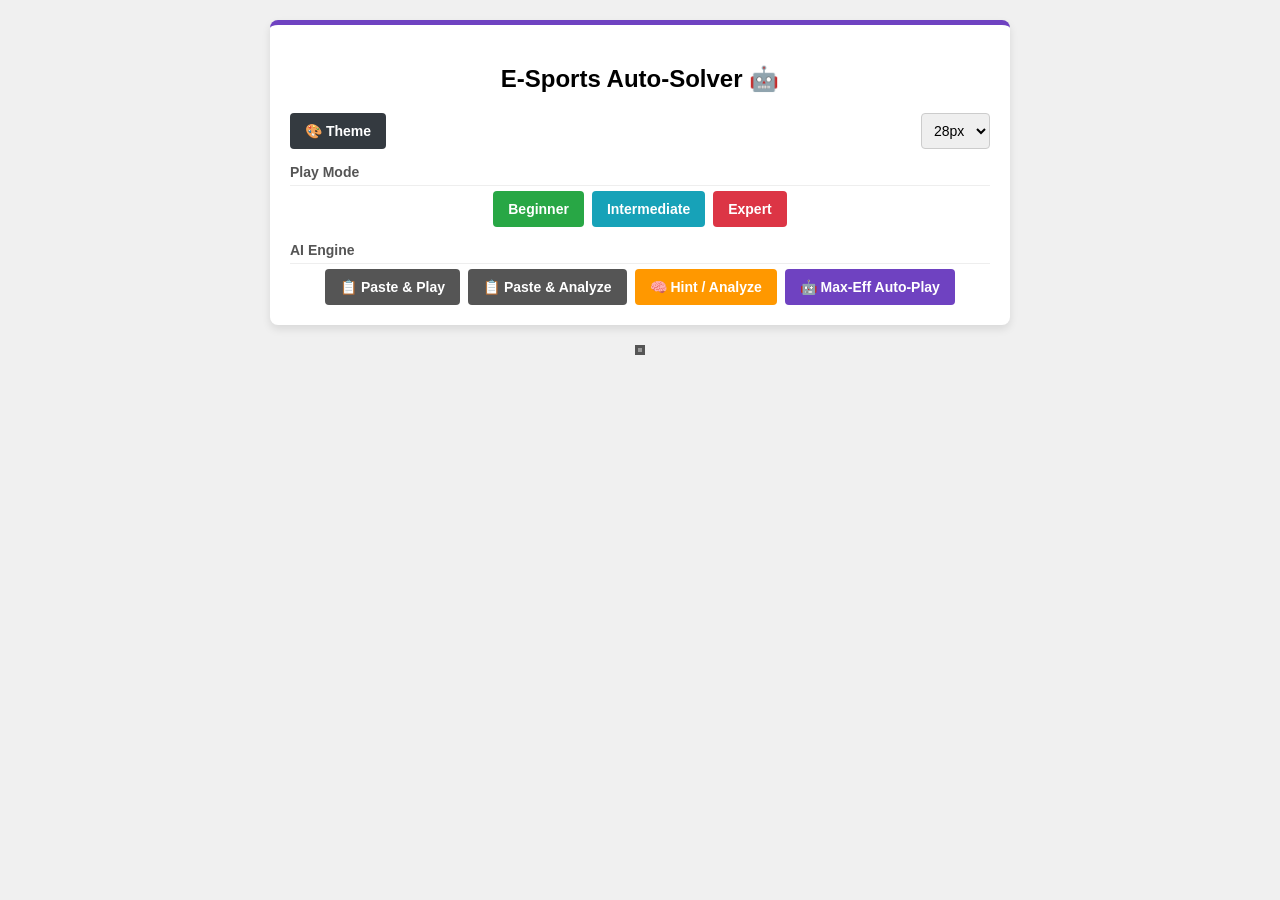
<file: index3.html>
<!DOCTYPE html>
<html lang="en">

<head>
    <meta charset="UTF-8">
    <title>Minesweeper E-Sports Ultimate</title>
    <link rel="stylesheet" href="style.css">
</head>

<body>

    <div class="control-panel">
        <h2>E-Sports Auto-Solver 🤖</h2>

        <div class="input-row">
            <button class="btn-theme" onclick="toggleTheme()">🎨 Theme</button>
            <select id="cell-size" onchange="updateCellSize()">
                <option value="24">24px</option>
                <option value="28" selected>28px</option>
                <option value="32">32px</option>
            </select>
        </div>

        <div class="section-title">Play Mode</div>
        <div class="btn-group">
            <button class="btn-play-bg" onclick="startNewGame(9, 9, 10)">Beginner</button>
            <button class="btn-play-in" onclick="startNewGame(16, 16, 40)">Intermediate</button>
            <button class="btn-play-ex" onclick="startNewGame(16, 30, 99)">Expert</button>
        </div>

        <div class="section-title">AI Engine</div>
        <div class="btn-group">
            <button class="btn-paste" onclick="pasteAndPlay()">📋 Paste & Play</button>
            <button class="btn-paste" onclick="pasteAndAnalyze()" style="background:#555">📋 Paste & Analyze</button>
            <button id="analyze-btn" class="btn-analyze" onclick="startAnalysis()">🧠 Hint / Analyze</button>
            <button id="btn-auto" class="btn-auto" onclick="toggleAutoSolver()">🤖 Max-Eff Auto-Play</button>
        </div>
        <textarea id="game-data" style="display:none;"></textarea>
    </div>

    <div class="dashboard" id="dashboard" style="display: none;">
        <div class="dash-box" id="mines-counter">000</div>
        <div id="smiley-btn" class="face-unpressed" onmousedown="setSmiley('pressed')" onmouseup="resetGame()"
            onmouseleave="resetSmiley()">🙂</div>
        <div class="dash-box" id="timer">000</div>
    </div>

    <div class="stats-panel" id="stats-panel" style="display: none;">
        <div class="stat-item"><span>3BV:</span> <span id="stat-3bv">0/0</span></div>
        <div class="stat-item"><span>Clicks:</span> <span id="stat-clicks">0</span></div>
        <div class="stat-item"><span>Eff:</span> <span id="stat-eff">0%</span></div>
        <div class="stat-item"><span>ZiNi:</span> <span id="stat-zini">-</span></div>
        <div class="stat-item"><span>H-ZiNi:</span> <span id="stat-hzini">-</span></div>
        <div class="stat-item"><span>Max Eff:</span> <span id="stat-max-eff">-</span></div>
    </div>

    <div id="board-wrapper">
        <div id="loading-overlay" style="display: none;">
            <div class="spinner"></div>
            <div style="margin-bottom: 5px;">Deep Analysis in progress...</div>
            <div id="loading-text" style="color: #ffeb3b; font-size: 14px;">Nodes: 0</div>
        </div>

        <div id="board"></div>
    </div>

    <div class="review-panel" id="review-panel">
        <button onclick="navigateHistoryTo(0)">|◀</button>
        <button onclick="navigateHistory(-1)">◀ Prev</button>
        <input type="range" id="nav-slider" min="0" value="0" step="1" oninput="navigateHistoryTo(this.value)">
        <span id="review-counter">0/0</span>
        <button onclick="navigateHistory(1)">Next ▶</button>
        <button onclick="navigateHistoryTo('max')">▶|</button>
    </div>

    <script src="script3.js"></script>
</body>

</html>
</file>
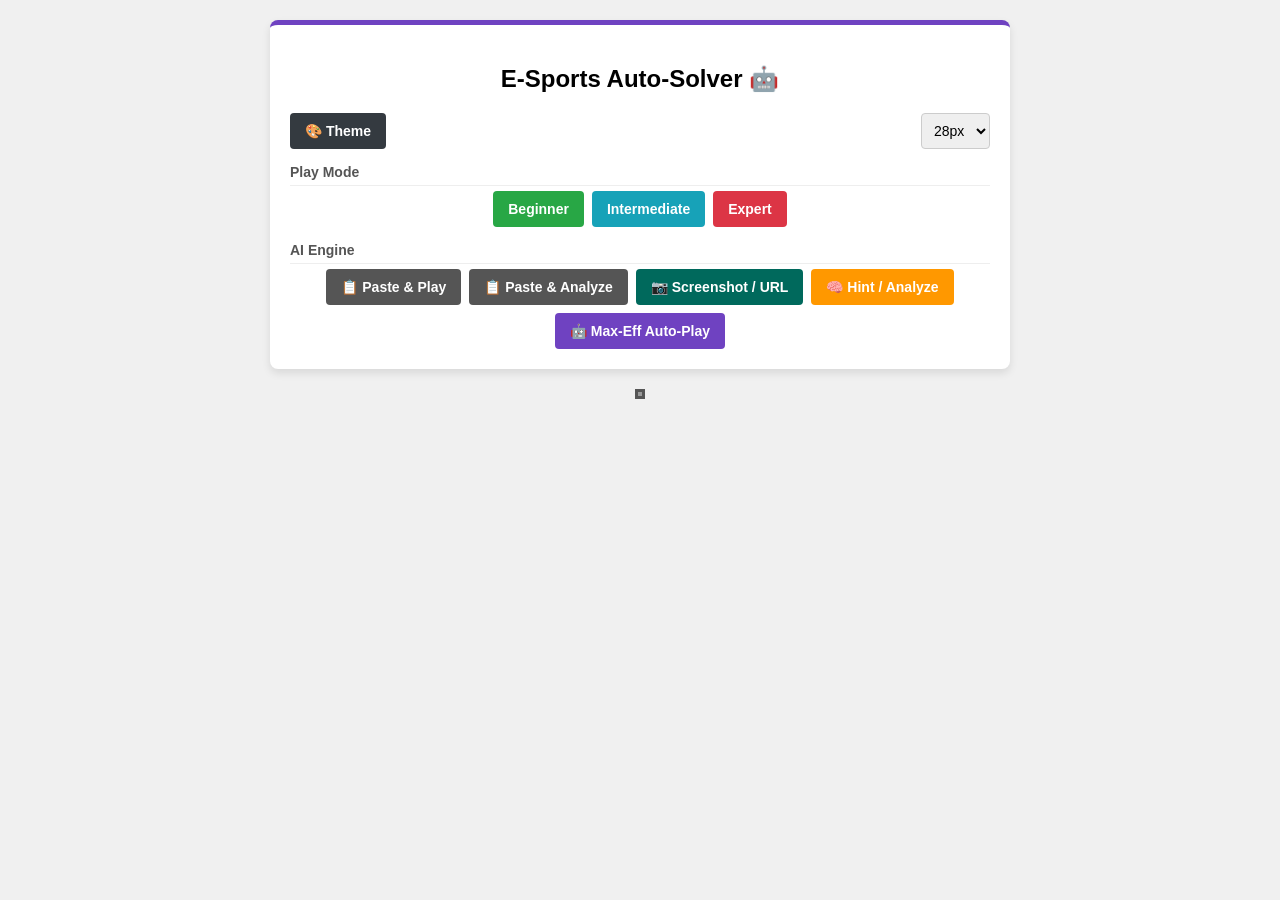
<file: index4.html>
<!DOCTYPE html>
<html lang="en">

<head>
    <meta charset="UTF-8">
    <title>Minesweeper E-Sports Ultimate</title>
    <link rel="stylesheet" href="style.css">
</head>

<body>

    <div class="control-panel">
        <h2>E-Sports Auto-Solver 🤖</h2>

        <div class="input-row">
            <button class="btn-theme" onclick="toggleTheme()">🎨 Theme</button>
            <select id="cell-size" onchange="updateCellSize()">
                <option value="24">24px</option>
                <option value="28" selected>28px</option>
                <option value="32">32px</option>
            </select>
        </div>

        <div class="section-title">Play Mode</div>
        <div class="btn-group">
            <button class="btn-play-bg" onclick="startNewGame(9, 9, 10)">Beginner</button>
            <button class="btn-play-in" onclick="startNewGame(16, 16, 40)">Intermediate</button>
            <button class="btn-play-ex" onclick="startNewGame(16, 30, 99)">Expert</button>
        </div>

        <div class="section-title">AI Engine</div>
        <div class="btn-group">
            <button class="btn-paste" onclick="pasteAndPlay()">📋 Paste & Play</button>
            <button class="btn-paste" onclick="pasteAndAnalyze()" style="background:#555">📋 Paste & Analyze</button>
            <button class="btn-paste" onclick="promptScreenshotUrlOrFile()" style="background:#00695c">📷 Screenshot / URL</button>
            <input type="file" id="screenshot-input" accept="image/*" style="display:none" onchange="handleScreenshotFile(event)">
            <button id="analyze-btn" class="btn-analyze" onclick="startAnalysis()">🧠 Hint / Analyze</button>
            <button id="btn-auto" class="btn-auto" onclick="toggleAutoSolver()">🤖 Max-Eff Auto-Play</button>
        </div>
        <textarea id="game-data" style="display:none;"></textarea>
    </div>

    <div class="dashboard" id="dashboard" style="display: none;">
        <div class="dash-box" id="mines-counter">000</div>
        <div id="smiley-btn" class="face-unpressed" onmousedown="setSmiley('pressed')" onmouseup="resetGame()"
            onmouseleave="resetSmiley()">🙂</div>
        <div class="dash-box" id="timer">000</div>
    </div>

    <div class="stats-panel" id="stats-panel" style="display: none;">
        <div class="stat-item"><span>3BV:</span> <span id="stat-3bv">0/0</span></div>
        <div class="stat-item"><span>Clicks:</span> <span id="stat-clicks">0</span></div>
        <div class="stat-item"><span>Eff:</span> <span id="stat-eff">0%</span></div>
        <div class="stat-item"><span>ZiNi:</span> <span id="stat-zini">-</span></div>
        <div class="stat-item"><span>H-ZiNi:</span> <span id="stat-hzini">-</span></div>
        <div class="stat-item"><span>Max Eff:</span> <span id="stat-max-eff">-</span></div>
    </div>

    <div id="board-wrapper">
        <div id="loading-overlay" style="display: none;">
            <div class="spinner"></div>
            <div style="margin-bottom: 5px;">Deep Analysis in progress...</div>
            <div id="loading-text" style="color: #ffeb3b; font-size: 14px;">Nodes: 0</div>
        </div>

        <div id="board"></div>
    </div>

    <div class="review-panel" id="review-panel">
        <button onclick="navigateHistoryTo(0)">|◀</button>
        <button onclick="navigateHistory(-1)">◀ Prev</button>
        <input type="range" id="nav-slider" min="0" value="0" step="1" oninput="navigateHistoryTo(this.value)">
        <span id="review-counter">0/0</span>
        <button onclick="navigateHistory(1)">Next ▶</button>
        <button onclick="navigateHistoryTo('max')">▶|</button>
    </div>

    <script src="script4.js"></script>
</body>

</html>
</file>
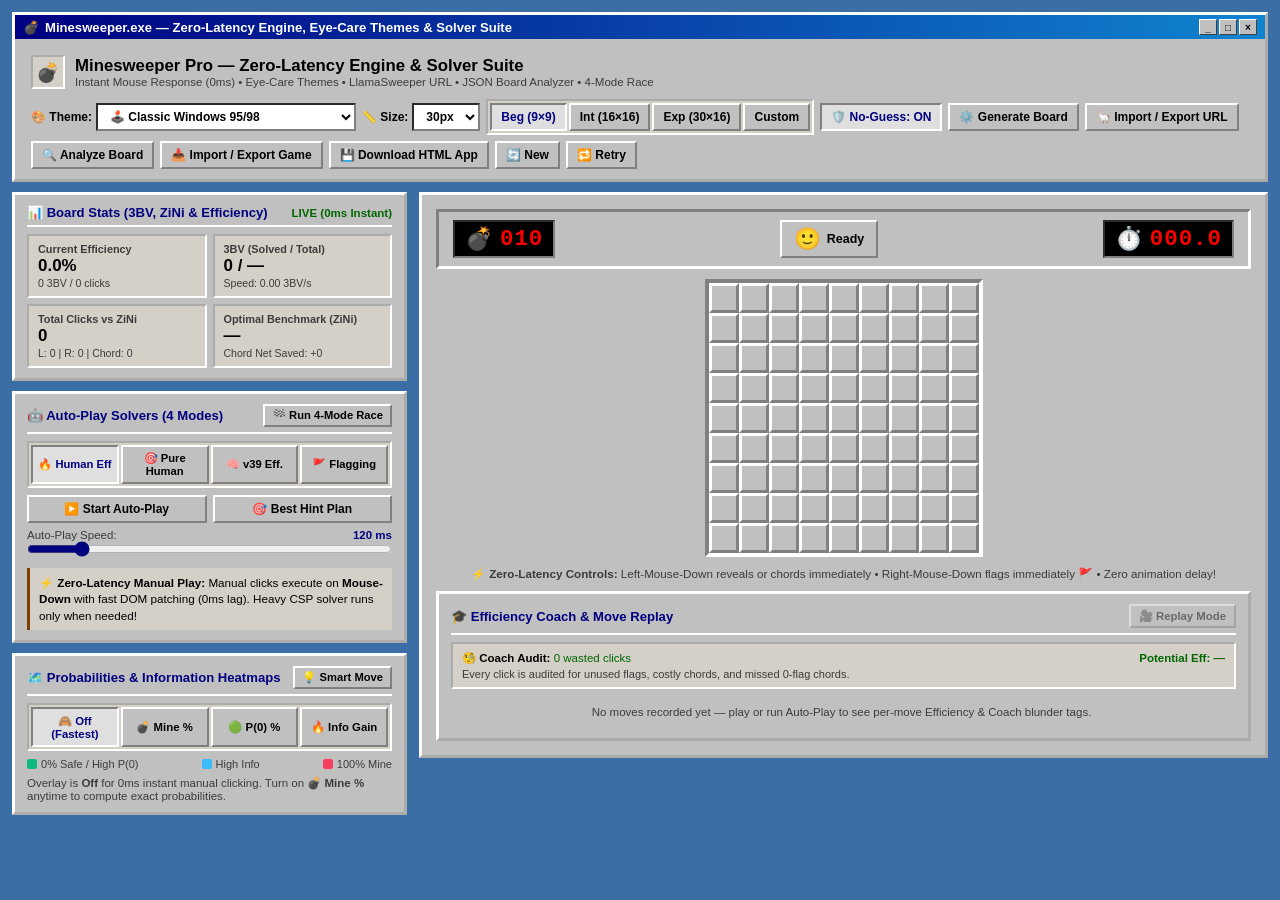
<file: minesweeper_pro_zero_latency_eye_care_themes_solver_analyzer_suite(18).html>
<!DOCTYPE html>
<html lang="en" dir="ltr">
<head>
  <meta charset="UTF-8" />
  <meta name="viewport" content="width=device-width, initial-scale=1.0" />
  <title>Minesweeper Pro — Zero-Latency, Eye-Care Themes, Solver & Analyzer Suite</title>
  <style>
    /* =========================================================================
       1. EYE-CARE, ZERO-GLARE, FLAT MATTE THEMES (ZERO TRANSITION LAG)
       ========================================================================= */

    /* THEME 1: CLASSIC WINDOWS 95 / 98 (#c0c0c0 Standard) */
    :root {
      --cell-size: 30px;
    }

    :root,
    [data-theme="win98"] {
      --bg-body: #3a6ea5; /* Soft Classic Windows Desktop Blue-Teal */
      --bg-panel: #c0c0c0;
      --bg-subpanel: #d4d0c8;
      --bg-hud: #c0c0c0;
      --bg-board-frame: #c0c0c0;
      --bg-board-grid: #808080;
      --border-panel: 3px outset #ffffff;
      --border-subpanel: 2px inset #ffffff;
      --radius-panel: 0px;
      --radius-sub: 0px;
      --radius-btn: 0px;
      --radius-cell: 0px;
      --font-main: 'Tahoma', 'MS Sans Serif', 'Segoe UI', sans-serif;
      --font-mono: 'Courier New', Consolas, monospace;
      --text-primary: #000000;
      --text-secondary: #3b3b3b;
      --accent-primary: #000080;
      --accent-emerald: #006600;
      --accent-amber: #804000;
      --accent-rose: #b00000;
      --accent-purple: #600060;
      --grid-gap: 0px;

      /* Classic 3D Bevel Cells (Zero gradients, Zero blur) */
      --cell-hidden-bg: #c0c0c0;
      --cell-hidden-hover: #c8c8c8;
      --cell-hidden-border-top: 3px solid #ffffff;
      --cell-hidden-border-left: 3px solid #ffffff;
      --cell-hidden-border-right: 3px solid #808080;
      --cell-hidden-border-bottom: 3px solid #808080;
      --cell-revealed-bg: #c0c0c0;
      --cell-revealed-border: 1px solid #808080;
      --cell-flagged-bg: #c0c0c0;

      /* Classic Authentic Number Colors */
      --num-1: #0000ff;
      --num-2: #008000;
      --num-3: #ff0000;
      --num-4: #000080;
      --num-5: #800000;
      --num-6: #008080;
      --num-7: #000000;
      --num-8: #808080;

      /* LED Counter */
      --led-bg: #000000;
      --led-border: 2px inset #808080;
      --led-color-mines: #ff0000;
      --led-color-timer: #ff0000;
    }

    /* THEME 2: SAGE ONLINE (Inspired by ms_v39 'online' — Soft Olive/Sage Green, super easy on eyes) */
    [data-theme="sage"] {
      --bg-body: #b8c2b4;
      --bg-panel: #222e20;
      --bg-subpanel: #161f14;
      --bg-hud: #161f14;
      --bg-board-frame: #4c6638;
      --bg-board-grid: #3b502b;
      --border-panel: 2px solid #3a4e34;
      --border-subpanel: 1px solid #34462e;
      --radius-panel: 4px;
      --radius-sub: 3px;
      --radius-btn: 3px;
      --radius-cell: 0px;
      --font-main: 'Tahoma', 'Segoe UI', system-ui, sans-serif;
      --font-mono: 'Courier New', Consolas, monospace;
      --text-primary: #d0e2b8;
      --text-secondary: #869e6c;
      --accent-primary: #7ec448;
      --accent-emerald: #68b836;
      --accent-amber: #d89e32;
      --accent-rose: #d84838;
      --accent-purple: #a878d0;
      --grid-gap: 0px;

      /* Soft Sage Tactile Bevel Cells */
      --cell-hidden-bg: #8eac70;
      --cell-hidden-hover: #9ab87c;
      --cell-hidden-border-top: 2px solid #b4d294;
      --cell-hidden-border-left: 2px solid #b4d294;
      --cell-hidden-border-right: 2px solid #486436;
      --cell-hidden-border-bottom: 2px solid #486436;
      --cell-revealed-bg: #c8c2ae;
      --cell-revealed-border: 1px solid #a6a08e;
      --cell-flagged-bg: #8eac70;

      /* High-legibility Muted Classic Numbers on Warm Beige Revealed Cells */
      --num-1: #0000d8;
      --num-2: #007200;
      --num-3: #c00000;
      --num-4: #000078;
      --num-5: #780000;
      --num-6: #007878;
      --num-7: #181818;
      --num-8: #686868;

      --led-bg: #0a1008;
      --led-border: 1px solid #34462e;
      --led-color-mines: #e83828;
      --led-color-timer: #48c840;
    }

    /* THEME 3: MATTE NORD DARK (Low-Contrast Warm Charcoal — Zero Eye Strain in Dark Rooms) */
    [data-theme="nord"] {
      --bg-body: #181b20;
      --bg-panel: #21252b;
      --bg-subpanel: #181b20;
      --bg-hud: #181b20;
      --bg-board-frame: #282c34;
      --bg-board-grid: #181b20;
      --border-panel: 1px solid #333842;
      --border-subpanel: 1px solid #2c313a;
      --radius-panel: 6px;
      --radius-sub: 4px;
      --radius-btn: 4px;
      --radius-cell: 0px;
      --font-main: 'Segoe UI', system-ui, sans-serif;
      --font-mono: 'Courier New', Consolas, monospace;
      --text-primary: #d8dee9;
      --text-secondary: #8b949e;
      --accent-primary: #81a1c1;
      --accent-emerald: #8fbcbb;
      --accent-amber: #ebcb8b;
      --accent-rose: #bf616a;
      --accent-purple: #b48ead;
      --grid-gap: 0px;

      /* Flat Matte Slate Bevel Cells */
      --cell-hidden-bg: #3b4252;
      --cell-hidden-hover: #434c5e;
      --cell-hidden-border-top: 2px solid #4c566a;
      --cell-hidden-border-left: 2px solid #4c566a;
      --cell-hidden-border-right: 2px solid #242933;
      --cell-hidden-border-bottom: 2px solid #242933;
      --cell-revealed-bg: #242933;
      --cell-revealed-border: 1px solid #2e3440;
      --cell-flagged-bg: #3b4252;

      /* Soft Pastel Nord Numbers (Zero glare) */
      --num-1: #88c0d0;
      --num-2: #a3be8c;
      --num-3: #e06c75;
      --num-4: #b48ead;
      --num-5: #d08770;
      --num-6: #8fbcbb;
      --num-7: #e5e9f0;
      --num-8: #7b88a1;

      --led-bg: #14171c;
      --led-border: 1px solid #2e3440;
      --led-color-mines: #e06c75;
      --led-color-timer: #88c0d0;
    }

    /* THEME 4: WARM PAPER / SEPIA (E-Reader / Kindergarten Sand — Zero Blue-Light Glare) */
    [data-theme="paper"] {
      --bg-body: #dfd9ce;
      --bg-panel: #ece7de;
      --bg-subpanel: #e2dcd0;
      --bg-hud: #e2dcd0;
      --bg-board-frame: #c5bdb0;
      --bg-board-grid: #b5ad9f;
      --border-panel: 2px solid #c5bdb0;
      --border-subpanel: 1px solid #cbc3b6;
      --radius-panel: 6px;
      --radius-sub: 4px;
      --radius-btn: 4px;
      --radius-cell: 0px;
      --font-main: 'Segoe UI', Tahoma, sans-serif;
      --font-mono: 'Courier New', Consolas, monospace;
      --text-primary: #2c2623;
      --text-secondary: #686058;
      --accent-primary: #3b5998;
      --accent-emerald: #2d6a4f;
      --accent-amber: #9c5221;
      --accent-rose: #9b2226;
      --accent-purple: #5a3e85;
      --grid-gap: 0px;

      /* Warm Stone Bevel Cells */
      --cell-hidden-bg: #cfc8ba;
      --cell-hidden-hover: #d8d2c5;
      --cell-hidden-border-top: 2px solid #ede8df;
      --cell-hidden-border-left: 2px solid #ede8df;
      --cell-hidden-border-right: 2px solid #9c9486;
      --cell-hidden-border-bottom: 2px solid #9c9486;
      --cell-revealed-bg: #e6e1d6;
      --cell-revealed-border: 1px solid #c5bdb0;
      --cell-flagged-bg: #cfc8ba;

      /* Deep Ink Numbers */
      --num-1: #1d4ed8;
      --num-2: #15803d;
      --num-3: #b91c1c;
      --num-4: #4338ca;
      --num-5: #7c2d12;
      --num-6: #0f766e;
      --num-7: #1f2937;
      --num-8: #6b7280;

      --led-bg: #26221e;
      --led-border: 1px solid #9c9486;
      --led-color-mines: #e05252;
      --led-color-timer: #68b860;
    }

    /* THEME 5: MINESWEEPER.ONLINE CLASSIC LIGHT (Pure Neutral Gray Backdrop + Authentic HD SVG Board) */
    [data-theme="msonline"] {
      --bg-body: #acacac; /* Pure neutral gray backdrop */
      --bg-panel: #cccccc; /* Pure neutral light gray panel */
      --bg-subpanel: #bfbfbf; /* Pure neutral silver-gray subpanel */
      --bg-hud: #c0c0c0;
      --bg-board-frame: #c0c0c0;
      --bg-board-grid: #808080;
      --border-panel: 2px solid #969696;
      --border-subpanel: 1px solid #a4a4a4;
      --radius-panel: 4px;
      --radius-sub: 3px;
      --radius-btn: 3px;
      --radius-cell: 0px;
      --font-main: 'Helvetica Neue', Helvetica, Arial, sans-serif;
      --font-mono: 'Courier New', Consolas, monospace;
      --text-primary: #1c1e21;
      --text-secondary: #4b4f56;
      --accent-primary: #286090;
      --accent-emerald: #1e7040;
      --accent-amber: #9c5221;
      --accent-rose: #a92222;
      --accent-purple: #5a3e85;
      --grid-gap: 0px;

      --cell-hidden-bg: #c6c6c6;
      --cell-hidden-hover: #cecece;
      --cell-hidden-border-top: 0px solid transparent;
      --cell-hidden-border-left: 0px solid transparent;
      --cell-hidden-border-right: 0px solid transparent;
      --cell-hidden-border-bottom: 0px solid transparent;
      --cell-revealed-bg: #c6c6c6;
      --cell-revealed-border: 0px solid transparent;
      --cell-flagged-bg: #c6c6c6;

      /* Minesweeper.Online Classic HD Number Colors */
      --num-1: #0000ff;
      --num-2: #008000;
      --num-3: #ff0000;
      --num-4: #000080;
      --num-5: #800000;
      --num-6: #008080;
      --num-7: #000000;
      --num-8: #808080;

      /* Classic Red 7-Segment LED Counter */
      --led-bg: #000000;
      --led-border: 2px inset #808080;
      --led-color-mines: #ff0000;
      --led-color-timer: #ff0000;
    }

    .msonline-game-shell {
      display: contents;
    }

    /* Unified Minesweeper.Online Silver Bevel Game Box */
    [data-theme="msonline"] .msonline-game-shell {
      display: inline-flex;
      flex-direction: column;
      align-items: stretch;
      background: #c0c0c0;
      padding: 10px;
      border-top: 3px solid #ffffff;
      border-left: 3px solid #ffffff;
      border-right: 3px solid #808080;
      border-bottom: 3px solid #808080;
      box-shadow: 0 3px 10px rgba(0, 0, 0, 0.22);
      gap: 8px;
    }

    [data-theme="msonline"] .hud-bar {
      background: #c0c0c0;
      border-top: 2px solid #808080;
      border-left: 2px solid #808080;
      border-right: 2px solid #ffffff;
      border-bottom: 2px solid #ffffff;
      border-radius: 0px;
      padding: 5px 7px;
      width: 100%;
      max-width: none;
    }

    /* Hide emoji icons & text inside the HUD bar in msonline theme so it looks 100% like minesweeper.online */
    [data-theme="msonline"] .hud-counter > span:first-child {
      display: none;
    }
    [data-theme="msonline"] .hud-counter {
      min-width: 64px;
      padding: 2px 6px;
      font-family: 'Courier New', Consolas, monospace;
      font-size: 1.55rem;
      font-weight: 900;
      letter-spacing: 2px;
      background: #000000;
      color: #ff0000;
      border-top: 2px solid #808080;
      border-left: 2px solid #808080;
      border-right: 2px solid #ffffff;
      border-bottom: 2px solid #ffffff;
      border-radius: 0px;
      text-shadow: 0 0 2px rgba(255, 0, 0, 0.45);
    }

    [data-theme="msonline"] .face-btn {
      width: 34px;
      height: 34px;
      padding: 0;
      border: none;
      border-radius: 0px;
      background-color: #c6c6c6;
      background-image: url("data:image/svg+xml,%3Csvg%20xmlns%3D%22http%3A//www.w3.org/2000/svg%22%20viewBox%3D%220%200%2026%2026%22%3E%20%3Cpolygon%20points%3D%220%2C0%2026%2C0%2024%2C2%202%2C2%202%2C24%200%2C26%22%20fill%3D%22%23ffffff%22/%3E%20%3Cpolygon%20points%3D%2226%2C0%2026%2C26%200%2C26%202%2C24%2024%2C24%2024%2C2%22%20fill%3D%22%23808080%22/%3E%20%3Crect%20x%3D%222%22%20y%3D%222%22%20width%3D%2222%22%20height%3D%2222%22%20fill%3D%22%23c6c6c6%22/%3E%20%3Ccircle%20cx%3D%2213%22%20cy%3D%2213%22%20r%3D%228.5%22%20fill%3D%22%23ffff00%22%20stroke%3D%22%23000000%22%20stroke-width%3D%221.2%22/%3E%20%3Ccircle%20cx%3D%2210%22%20cy%3D%2210.5%22%20r%3D%221.3%22%20fill%3D%22%23000000%22/%3E%20%3Ccircle%20cx%3D%2216%22%20cy%3D%2210.5%22%20r%3D%221.3%22%20fill%3D%22%23000000%22/%3E%20%3Cpath%20d%3D%22M%209%2015.2%20Q%2013%2018.8%2017%2015.2%22%20stroke%3D%22%23000000%22%20stroke-width%3D%221.4%22%20fill%3D%22none%22%20stroke-linecap%3D%22round%22/%3E%20%3C/svg%3E");
      background-size: 100% 100%;
      background-repeat: no-repeat;
      justify-content: center;
    }
    [data-theme="msonline"] .face-btn[data-face="win"] {
      background-image: url("data:image/svg+xml,%3Csvg%20xmlns%3D%22http%3A//www.w3.org/2000/svg%22%20viewBox%3D%220%200%2026%2026%22%3E%20%3Cpolygon%20points%3D%220%2C0%2026%2C0%2024%2C2%202%2C2%202%2C24%200%2C26%22%20fill%3D%22%23ffffff%22/%3E%20%3Cpolygon%20points%3D%2226%2C0%2026%2C26%200%2C26%202%2C24%2024%2C24%2024%2C2%22%20fill%3D%22%23808080%22/%3E%20%3Crect%20x%3D%222%22%20y%3D%222%22%20width%3D%2222%22%20height%3D%2222%22%20fill%3D%22%23c6c6c6%22/%3E%20%3Ccircle%20cx%3D%2213%22%20cy%3D%2213%22%20r%3D%228.5%22%20fill%3D%22%23ffff00%22%20stroke%3D%22%23000000%22%20stroke-width%3D%221.2%22/%3E%20%3Cline%20x1%3D%224.8%22%20y1%3D%2210.5%22%20x2%3D%2221.2%22%20y2%3D%2210.5%22%20stroke%3D%22%23000000%22%20stroke-width%3D%221.3%22/%3E%20%3Crect%20x%3D%227%22%20y%3D%228.8%22%20width%3D%225%22%20height%3D%223.4%22%20rx%3D%221%22%20fill%3D%22%23000000%22/%3E%20%3Crect%20x%3D%2214%22%20y%3D%228.8%22%20width%3D%225%22%20height%3D%223.4%22%20rx%3D%221%22%20fill%3D%22%23000000%22/%3E%20%3Cpath%20d%3D%22M%209%2015.5%20Q%2013%2018.8%2017%2015.5%22%20stroke%3D%22%23000000%22%20stroke-width%3D%221.4%22%20fill%3D%22none%22%20stroke-linecap%3D%22round%22/%3E%20%3C/svg%3E");
    }
    [data-theme="msonline"] .face-btn[data-face="lose"] {
      background-image: url("data:image/svg+xml,%3Csvg%20xmlns%3D%22http%3A//www.w3.org/2000/svg%22%20viewBox%3D%220%200%2026%2026%22%3E%20%3Cpolygon%20points%3D%220%2C0%2026%2C0%2024%2C2%202%2C2%202%2C24%200%2C26%22%20fill%3D%22%23ffffff%22/%3E%20%3Cpolygon%20points%3D%2226%2C0%2026%2C26%200%2C26%202%2C24%2024%2C24%2024%2C2%22%20fill%3D%22%23808080%22/%3E%20%3Crect%20x%3D%222%22%20y%3D%222%22%20width%3D%2222%22%20height%3D%2222%22%20fill%3D%22%23c6c6c6%22/%3E%20%3Ccircle%20cx%3D%2213%22%20cy%3D%2213%22%20r%3D%228.5%22%20fill%3D%22%23ffff00%22%20stroke%3D%22%23000000%22%20stroke-width%3D%221.2%22/%3E%20%3Cline%20x1%3D%228.3%22%20y1%3D%229%22%20x2%3D%2211.5%22%20y2%3D%2212.2%22%20stroke%3D%22%23000000%22%20stroke-width%3D%221.3%22/%3E%20%3Cline%20x1%3D%2211.5%22%20y1%3D%229%22%20x2%3D%228.3%22%20y2%3D%2212.2%22%20stroke%3D%22%23000000%22%20stroke-width%3D%221.3%22/%3E%20%3Cline%20x1%3D%2214.5%22%20y1%3D%229%22%20x2%3D%2217.7%22%20y2%3D%2212.2%22%20stroke%3D%22%23000000%22%20stroke-width%3D%221.3%22/%3E%20%3Cline%20x1%3D%2217.7%22%20y1%3D%229%22%20x2%3D%2214.5%22%20y2%3D%2212.2%22%20stroke%3D%22%23000000%22%20stroke-width%3D%221.3%22/%3E%20%3Cpath%20d%3D%22M%209%2017.5%20Q%2013%2014%2017%2017.5%22%20stroke%3D%22%23000000%22%20stroke-width%3D%221.4%22%20fill%3D%22none%22%20stroke-linecap%3D%22round%22/%3E%20%3C/svg%3E");
    }
    [data-theme="msonline"] .face-btn > span {
      display: none !important;
    }

    [data-theme="msonline"] .board-scroll {
      padding: 0;
      background: #808080;
      border-top: 3px solid #808080;
      border-left: 3px solid #808080;
      border-right: 3px solid #ffffff;
      border-bottom: 3px solid #ffffff;
      border-radius: 0px;
    }

    /* Authentic Minesweeper.Online HD SVG Cell Skins */
    [data-theme="msonline"] .cell {
      font-family: Arial, Helvetica, sans-serif;
      font-weight: 900;
      font-size: calc(var(--cell-size) * 0.62);
      border: none !important;
      background-size: 100% 100%;
      background-repeat: no-repeat;
    }

    [data-theme="msonline"] .cell.hidden {
      background-image: url("data:image/svg+xml,%3Csvg%20xmlns%3D%22http%3A//www.w3.org/2000/svg%22%20viewBox%3D%220%200%2016%2016%22%3E%20%3Cpolygon%20points%3D%220%2C0%2016%2C0%2014%2C2%202%2C2%202%2C14%200%2C16%22%20fill%3D%22%23ffffff%22/%3E%20%3Cpolygon%20points%3D%2216%2C0%2016%2C16%200%2C16%202%2C14%2014%2C14%2014%2C2%22%20fill%3D%22%23808080%22/%3E%20%3Crect%20x%3D%222%22%20y%3D%222%22%20width%3D%2212%22%20height%3D%2212%22%20fill%3D%22%23c6c6c6%22/%3E%20%3C/svg%3E");
    }

    [data-theme="msonline"] .cell.hidden.pressed,
    [data-theme="msonline"] .cell.hidden.chord-preview {
      background-image: url("data:image/svg+xml,%3Csvg%20xmlns%3D%22http%3A//www.w3.org/2000/svg%22%20viewBox%3D%220%200%2016%2016%22%3E%20%3Crect%20width%3D%2216%22%20height%3D%2216%22%20fill%3D%22%23808080%22/%3E%20%3Crect%20x%3D%221%22%20y%3D%221%22%20width%3D%2215%22%20height%3D%2215%22%20fill%3D%22%23c6c6c6%22/%3E%20%3C/svg%3E");
    }

    [data-theme="msonline"] .cell.revealed {
      background-image: url("data:image/svg+xml,%3Csvg%20xmlns%3D%22http%3A//www.w3.org/2000/svg%22%20viewBox%3D%220%200%2016%2016%22%3E%20%3Crect%20width%3D%2216%22%20height%3D%2216%22%20fill%3D%22%23808080%22/%3E%20%3Crect%20x%3D%221%22%20y%3D%221%22%20width%3D%2215%22%20height%3D%2215%22%20fill%3D%22%23c6c6c6%22/%3E%20%3C/svg%3E");
    }

    [data-theme="msonline"] .cell.flagged {
      background-color: #c6c6c6 !important;
      background-image: url("data:image/svg+xml,%3Csvg%20xmlns%3D%22http%3A//www.w3.org/2000/svg%22%20viewBox%3D%220%200%2016%2016%22%3E%20%3Cpolygon%20points%3D%220%2C0%2016%2C0%2014%2C2%202%2C2%202%2C14%200%2C16%22%20fill%3D%22%23ffffff%22/%3E%20%3Cpolygon%20points%3D%2216%2C0%2016%2C16%200%2C16%202%2C14%2014%2C14%2014%2C2%22%20fill%3D%22%23808080%22/%3E%20%3Crect%20x%3D%222%22%20y%3D%222%22%20width%3D%2212%22%20height%3D%2212%22%20fill%3D%22%23c6c6c6%22/%3E%20%3Crect%20x%3D%227.5%22%20y%3D%223.5%22%20width%3D%221.2%22%20height%3D%228%22%20fill%3D%22%23000000%22/%3E%20%3Cpolygon%20points%3D%228.5%2C3%203.5%2C5.6%208.5%2C8.2%22%20fill%3D%22%23ff0000%22/%3E%20%3Crect%20x%3D%225.5%22%20y%3D%2210.8%22%20width%3D%225%22%20height%3D%221.1%22%20fill%3D%22%23000000%22/%3E%20%3Crect%20x%3D%224.2%22%20y%3D%2211.8%22%20width%3D%227.6%22%20height%3D%221.4%22%20fill%3D%22%23000000%22/%3E%20%3C/svg%3E") !important;
      background-size: 100% 100% !important;
      background-repeat: no-repeat !important;
      background-position: center !important;
      font-size: 0 !important;
      color: transparent !important;
    }
    [data-theme="msonline"] .cell.flagged.wrong-flag {
      background-color: #c6c6c6 !important;
      background-image: url("data:image/svg+xml,%3Csvg%20xmlns%3D%22http%3A//www.w3.org/2000/svg%22%20viewBox%3D%220%200%2016%2016%22%3E%20%3Crect%20width%3D%2216%22%20height%3D%2216%22%20fill%3D%22%23808080%22/%3E%20%3Crect%20x%3D%221%22%20y%3D%221%22%20width%3D%2215%22%20height%3D%2215%22%20fill%3D%22%23c6c6c6%22/%3E%20%3Crect%20x%3D%227%22%20y%3D%222%22%20width%3D%222%22%20height%3D%2212%22%20fill%3D%22%23000000%22/%3E%20%3Crect%20x%3D%222%22%20y%3D%227%22%20width%3D%2212%22%20height%3D%222%22%20fill%3D%22%23000000%22/%3E%20%3Cpolygon%20points%3D%223.5%2C4.5%204.5%2C3.5%2012.5%2C11.5%2011.5%2C12.5%22%20fill%3D%22%23000000%22/%3E%20%3Cpolygon%20points%3D%2211.5%2C3.5%2012.5%2C4.5%204.5%2C12.5%203.5%2C11.5%22%20fill%3D%22%23000000%22/%3E%20%3Ccircle%20cx%3D%228%22%20cy%3D%228%22%20r%3D%224.3%22%20fill%3D%22%23000000%22/%3E%20%3Crect%20x%3D%225.6%22%20y%3D%225.6%22%20width%3D%222%22%20height%3D%222%22%20fill%3D%22%23ffffff%22/%3E%20%3Cline%20x1%3D%222.5%22%20y1%3D%222.5%22%20x2%3D%2213.5%22%20y2%3D%2213.5%22%20stroke%3D%22%23ff0000%22%20stroke-width%3D%222%22/%3E%20%3Cline%20x1%3D%2213.5%22%20y1%3D%222.5%22%20x2%3D%222.5%22%20y2%3D%2213.5%22%20stroke%3D%22%23ff0000%22%20stroke-width%3D%222%22/%3E%20%3C/svg%3E") !important;
      background-size: 100% 100% !important;
      background-repeat: no-repeat !important;
      background-position: center !important;
      font-size: 0 !important;
      color: transparent !important;
    }
    [data-theme="msonline"] .cell.mine-hit,
    [data-theme="msonline"] .cell.revealed.mine-hit {
      background-color: #ff0000 !important;
      background-image: url("data:image/svg+xml,%3Csvg%20xmlns%3D%22http%3A//www.w3.org/2000/svg%22%20viewBox%3D%220%200%2016%2016%22%3E%20%3Crect%20width%3D%2216%22%20height%3D%2216%22%20fill%3D%22%23808080%22/%3E%20%3Crect%20x%3D%221%22%20y%3D%221%22%20width%3D%2215%22%20height%3D%2215%22%20fill%3D%22%23ff0000%22/%3E%20%3Crect%20x%3D%227%22%20y%3D%222%22%20width%3D%222%22%20height%3D%2212%22%20fill%3D%22%23000000%22/%3E%20%3Crect%20x%3D%222%22%20y%3D%227%22%20width%3D%2212%22%20height%3D%222%22%20fill%3D%22%23000000%22/%3E%20%3Cpolygon%20points%3D%223.5%2C4.5%204.5%2C3.5%2012.5%2C11.5%2011.5%2C12.5%22%20fill%3D%22%23000000%22/%3E%20%3Cpolygon%20points%3D%2211.5%2C3.5%2012.5%2C4.5%204.5%2C12.5%203.5%2C11.5%22%20fill%3D%22%23000000%22/%3E%20%3Ccircle%20cx%3D%228%22%20cy%3D%228%22%20r%3D%224.3%22%20fill%3D%22%23000000%22/%3E%20%3Crect%20x%3D%225.6%22%20y%3D%225.6%22%20width%3D%222%22%20height%3D%222%22%20fill%3D%22%23ffffff%22/%3E%20%3C/svg%3E") !important;
      background-size: 100% 100% !important;
      background-repeat: no-repeat !important;
      background-position: center !important;
      font-size: 0 !important;
      color: transparent !important;
    }
    [data-theme="msonline"] .cell.mine-revealed,
    [data-theme="msonline"] .cell.hidden.mine-revealed {
      background-color: #c6c6c6 !important;
      background-image: url("data:image/svg+xml,%3Csvg%20xmlns%3D%22http%3A//www.w3.org/2000/svg%22%20viewBox%3D%220%200%2016%2016%22%3E%20%3Crect%20width%3D%2216%22%20height%3D%2216%22%20fill%3D%22%23808080%22/%3E%20%3Crect%20x%3D%221%22%20y%3D%221%22%20width%3D%2215%22%20height%3D%2215%22%20fill%3D%22%23c6c6c6%22/%3E%20%3Crect%20x%3D%227%22%20y%3D%222%22%20width%3D%222%22%20height%3D%2212%22%20fill%3D%22%23000000%22/%3E%20%3Crect%20x%3D%222%22%20y%3D%227%22%20width%3D%2212%22%20height%3D%222%22%20fill%3D%22%23000000%22/%3E%20%3Cpolygon%20points%3D%223.5%2C4.5%204.5%2C3.5%2012.5%2C11.5%2011.5%2C12.5%22%20fill%3D%22%23000000%22/%3E%20%3Cpolygon%20points%3D%2211.5%2C3.5%2012.5%2C4.5%204.5%2C12.5%203.5%2C11.5%22%20fill%3D%22%23000000%22/%3E%20%3Ccircle%20cx%3D%228%22%20cy%3D%228%22%20r%3D%224.3%22%20fill%3D%22%23000000%22/%3E%20%3Crect%20x%3D%225.6%22%20y%3D%225.6%22%20width%3D%222%22%20height%3D%222%22%20fill%3D%22%23ffffff%22/%3E%20%3C/svg%3E") !important;
      background-size: 100% 100% !important;
      background-repeat: no-repeat !important;
      background-position: center !important;
      font-size: 0 !important;
      color: transparent !important;
    }

    [data-theme="msonline"] button:not(.face-btn) {
      background: #dcdcdc;
      color: #1c1e21;
      border: 1px solid #888888;
    }
    [data-theme="msonline"] button:not(.face-btn):hover:not(:disabled) {
      background: #e6e6e6;
      border-color: #286090;
    }
    [data-theme="msonline"] button.active:not(.face-btn),
    [data-theme="msonline"] .btn-primary {
      background: #286090;
      color: #ffffff;
      border-color: #1d496d;
    }
    [data-theme="msonline"] .theme-select,
    [data-theme="msonline"] .drawer-input,
    [data-theme="msonline"] .drawer-textarea {
      background: #e2e2e2;
      color: #1c1e21;
      border: 1px solid #888888;
    }

    * {
      box-sizing: border-box;
      margin: 0;
      padding: 0;
      user-select: none;
      -webkit-user-select: none;
    }

    body {
      font-family: var(--font-main);
      background: var(--bg-body);
      color: var(--text-primary);
      min-height: 100vh;
      display: flex;
      flex-direction: column;
      padding: 12px;
      gap: 10px;
    }

    /* Windows 98 Classic Window Title Bar */
    .win98-titlebar {
      display: none;
      background: linear-gradient(90deg, #000080, #1084d0);
      color: #ffffff;
      padding: 4px 8px;
      font-weight: 700;
      font-size: 0.82rem;
      align-items: center;
      justify-content: space-between;
      margin: -10px -16px 8px -16px;
    }

    [data-theme="win98"] .win98-titlebar {
      display: flex;
    }

    .win98-window-controls {
      display: inline-flex;
      gap: 2px;
    }

    .win98-ctrl-btn {
      width: 18px;
      height: 16px;
      background: #c0c0c0;
      color: #000;
      font-size: 10px;
      font-weight: 800;
      display: inline-flex;
      align-items: center;
      justify-content: center;
      border-top: 1.5px solid #fff;
      border-left: 1.5px solid #fff;
      border-right: 1.5px solid #404040;
      border-bottom: 1.5px solid #404040;
    }

    /* Header */
    .app-header {
      display: flex;
      flex-direction: column;
      background: var(--bg-panel);
      border: var(--border-panel);
      border-radius: var(--radius-panel);
      padding: 10px 16px;
      gap: 8px;
    }

    .header-main-row {
      display: flex;
      flex-wrap: wrap;
      align-items: center;
      justify-content: space-between;
      gap: 10px;
    }

    .brand {
      display: flex;
      align-items: center;
      gap: 10px;
    }

    .brand-icon {
      width: 34px;
      height: 34px;
      border-radius: var(--radius-btn);
      background: var(--bg-subpanel);
      border: var(--border-subpanel);
      display: flex;
      align-items: center;
      justify-content: center;
      font-size: 19px;
    }

    .brand h1 {
      font-size: 1.05rem;
      font-weight: 800;
    }

    .brand p {
      font-size: 0.72rem;
      color: var(--text-secondary);
    }

    /* Level, Theme & Mode Controls */
    .toolbar {
      display: flex;
      flex-wrap: wrap;
      align-items: center;
      gap: 6px;
    }

    .btn-group {
      display: inline-flex;
      background: var(--bg-subpanel);
      padding: 2px;
      border-radius: var(--radius-sub);
      border: var(--border-subpanel);
      gap: 2px;
    }

    /* ZERO TRANSITION ON BUTTONS FOR INSTANT SNAPPY FEEL */
    button {
      font-family: inherit;
      cursor: pointer;
      border: 1px solid transparent;
      border-radius: var(--radius-btn);
      padding: 5px 9px;
      font-size: 0.75rem;
      font-weight: 700;
      color: var(--text-primary);
      background: var(--bg-subpanel);
      display: inline-flex;
      align-items: center;
      gap: 4px;
    }

    [data-theme="win98"] button {
      background: #c0c0c0;
      color: #000000;
      border-top: 2px solid #ffffff;
      border-left: 2px solid #ffffff;
      border-right: 2px solid #808080;
      border-bottom: 2px solid #808080;
    }

    [data-theme="win98"] button:active:not(:disabled),
    [data-theme="win98"] button.active,
    [data-theme="win98"] button.active-gold {
      border-top: 2px solid #808080 !important;
      border-left: 2px solid #808080 !important;
      border-right: 2px solid #ffffff !important;
      border-bottom: 2px solid #ffffff !important;
      background: #dfdfdf !important;
      color: #000080 !important;
    }

    button:hover:not(:disabled) {
      border-color: var(--accent-primary);
    }

    button:disabled {
      opacity: 0.45;
      cursor: default;
    }

    button.active {
      background: var(--accent-primary);
      color: #ffffff;
    }

    [data-theme="sage"] button.active,
    [data-theme="nord"] button.active {
      color: #111810;
    }

    button.active-gold {
      background: #d97706 !important;
      color: #ffffff !important;
    }

    .btn-primary {
      background: var(--accent-primary);
      color: #ffffff;
    }

    [data-theme="sage"] .btn-primary,
    [data-theme="nord"] .btn-primary {
      color: #111810;
    }

    .btn-emerald {
      border: 1px solid var(--accent-emerald);
      color: var(--accent-emerald);
    }

    .btn-emerald.active {
      background: var(--accent-emerald);
      color: #ffffff;
    }

    .btn-purple {
      border: 1px solid var(--accent-purple);
      color: var(--accent-purple);
    }

    .btn-amber {
      border: 1px solid var(--accent-amber);
      color: var(--accent-amber);
    }

    .theme-select {
      font-family: inherit;
      font-size: 0.75rem;
      font-weight: 700;
      padding: 4px 8px;
      border-radius: var(--radius-btn);
      background: var(--bg-subpanel);
      color: var(--text-primary);
      border: var(--border-subpanel);
      cursor: pointer;
    }

    [data-theme="win98"] .theme-select {
      background: #ffffff;
      color: #000000;
      border: 2px inset #808080;
    }

    /* Custom Dimensions Bar */
    .custom-config {
      display: none;
      align-items: center;
      gap: 6px;
      background: var(--bg-subpanel);
      padding: 4px 8px;
      border-radius: var(--radius-sub);
      border: var(--border-subpanel);
      font-size: 0.75rem;
    }

    .custom-config.visible {
      display: inline-flex;
    }

    .custom-config input {
      width: 48px;
      padding: 2px 4px;
      border-radius: var(--radius-btn);
      border: 1px solid #808080;
      background: var(--bg-panel);
      color: var(--text-primary);
      font-weight: 700;
      text-align: center;
    }

    /* Collapsible Drawers */
    .drawer-panel {
      display: none;
      background: var(--bg-panel);
      border: var(--border-panel);
      border-radius: var(--radius-panel);
      padding: 12px 16px;
      gap: 10px;
      flex-direction: column;
    }

    .drawer-panel.open {
      display: flex;
    }

    .drawer-header {
      display: flex;
      align-items: center;
      justify-content: space-between;
      border-bottom: var(--border-subpanel);
      padding-bottom: 6px;
      font-size: 0.84rem;
      font-weight: 800;
    }

    .drawer-input,
    .drawer-textarea {
      width: 100%;
      background: var(--bg-subpanel);
      color: var(--text-primary);
      border: var(--border-subpanel);
      border-radius: var(--radius-btn);
      padding: 6px 9px;
      font-family: var(--font-mono);
      font-size: 0.75rem;
      user-select: text;
      -webkit-user-select: text;
    }

    [data-theme="win98"] .drawer-input,
    [data-theme="win98"] .drawer-textarea {
      background: #ffffff;
      color: #000000;
      border: 2px inset #808080;
    }

    .drawer-textarea {
      min-height: 80px;
      resize: vertical;
      line-height: 1.4;
    }

    .drawer-status {
      font-size: 0.74rem;
      font-weight: 700;
      min-height: 16px;
    }

    .drawer-status.ok { color: var(--accent-emerald); }
    .drawer-status.err { color: var(--accent-rose); }
    .drawer-status.warn { color: var(--accent-amber); }

    .export-grid {
      display: grid;
      grid-template-columns: repeat(auto-fit, minmax(230px, 1fr));
      gap: 8px;
    }

    .export-card {
      background: var(--bg-subpanel);
      border: var(--border-subpanel);
      border-radius: var(--radius-sub);
      padding: 7px 9px;
      display: flex;
      flex-direction: column;
      gap: 4px;
    }

    .export-url-box {
      font-family: var(--font-mono);
      font-size: 0.69rem;
      color: var(--text-secondary);
      background: rgba(0, 0, 0, 0.08);
      padding: 4px 6px;
      border-radius: 3px;
      word-break: break-all;
      max-height: 36px;
      overflow-y: auto;
      user-select: all;
      -webkit-user-select: all;
    }

    /* Main Workspace Layout */
    .workspace {
      display: grid;
      grid-template-columns: 395px 1fr;
      gap: 12px;
      flex: 1;
      align-items: start;
    }

    @media (max-width: 1060px) {
      .workspace {
        grid-template-columns: 1fr;
      }
    }

    /* Side Panel */
    .side-panel {
      display: flex;
      flex-direction: column;
      gap: 10px;
    }

    .panel-card {
      background: var(--bg-panel);
      border: var(--border-panel);
      border-radius: var(--radius-panel);
      padding: 10px 12px;
    }

    .panel-title {
      font-size: 0.82rem;
      font-weight: 700;
      color: var(--accent-primary);
      margin-bottom: 7px;
      display: flex;
      align-items: center;
      justify-content: space-between;
      border-bottom: var(--border-subpanel);
      padding-bottom: 5px;
    }

    /* Metrics Grid */
    .stats-grid {
      display: grid;
      grid-template-columns: repeat(2, 1fr);
      gap: 6px;
    }

    .stat-box {
      background: var(--bg-subpanel);
      border: var(--border-subpanel);
      border-radius: var(--radius-sub);
      padding: 7px 9px;
      display: flex;
      flex-direction: column;
      gap: 1px;
    }

    .stat-label {
      font-size: 0.68rem;
      color: var(--text-secondary);
      font-weight: 600;
    }

    .stat-value {
      font-size: 1.06rem;
      font-weight: 800;
      font-variant-numeric: tabular-nums;
      color: var(--text-primary);
    }

    .stat-sub {
      font-size: 0.66rem;
      color: var(--text-secondary);
      font-variant-numeric: tabular-nums;
    }

    /* Auto-Play & Heatmap Controls */
    .control-row {
      display: flex;
      align-items: center;
      justify-content: space-between;
      gap: 8px;
      margin-top: 6px;
    }

    .speed-slider {
      width: 100%;
      accent-color: var(--accent-primary);
      cursor: pointer;
    }

    .ai-status-box {
      margin-top: 7px;
      background: var(--bg-subpanel);
      border-left: 3px solid var(--accent-amber);
      border-radius: var(--radius-btn);
      padding: 7px 9px;
      font-size: 0.73rem;
      line-height: 1.4;
      color: var(--text-primary);
      height: 62px;
      overflow-y: auto;
    }

    .prob-legend {
      display: flex;
      align-items: center;
      justify-content: space-between;
      gap: 6px;
      margin-top: 7px;
      font-size: 0.69rem;
      color: var(--text-secondary);
    }

    .legend-chip {
      display: inline-flex;
      align-items: center;
      gap: 4px;
    }

    .dot {
      width: 10px;
      height: 10px;
      border-radius: 2px;
      display: inline-block;
    }

    /* 4-Mode Benchmark Race Table */
    .race-table {
      width: 100%;
      border-collapse: collapse;
      margin-top: 7px;
      font-size: 0.7rem;
      background: var(--bg-subpanel);
      border: var(--border-subpanel);
    }

    .race-table th,
    .race-table td {
      padding: 4px 6px;
      text-align: left;
      border-bottom: 1px solid rgba(128, 128, 128, 0.2);
      font-variant-numeric: tabular-nums;
    }

    .race-table th {
      font-weight: 700;
      color: var(--text-secondary);
    }

    .race-table tr.winner-row {
      background: rgba(16, 185, 129, 0.14);
      font-weight: 700;
    }

    /* Post-Game Coach / Blunder Summary Box */
    .coach-summary-box {
      background: var(--bg-subpanel);
      border: var(--border-subpanel);
      border-radius: var(--radius-btn);
      padding: 7px 9px;
      margin-bottom: 7px;
      font-size: 0.72rem;
      display: flex;
      flex-direction: column;
      gap: 3px;
    }

    .blunder-pill {
      display: inline-flex;
      align-items: center;
      gap: 3px;
      padding: 1px 5px;
      border-radius: 3px;
      font-size: 0.63rem;
      font-weight: 700;
      background: rgba(245, 158, 11, 0.2);
      color: var(--accent-amber);
      border: 1px solid var(--accent-amber);
    }

    /* Main Board Container */
    .board-stage {
      background: var(--bg-panel);
      border: var(--border-panel);
      border-radius: var(--radius-panel);
      padding: 14px;
      display: flex;
      flex-direction: column;
      align-items: center;
      gap: 10px;
      overflow: hidden;
    }

    /* Top HUD inside board stage */
    .hud-bar {
      width: 100%;
      max-width: 960px;
      display: flex;
      align-items: center;
      justify-content: space-between;
      background: var(--bg-hud);
      padding: 8px 14px;
      border-radius: var(--radius-sub);
      border: var(--border-subpanel);
      gap: 12px;
    }

    [data-theme="win98"] .hud-bar {
      border-top: 3px solid #808080;
      border-left: 3px solid #808080;
      border-right: 3px solid #ffffff;
      border-bottom: 3px solid #ffffff;
    }

    .hud-counter {
      display: flex;
      align-items: center;
      gap: 6px;
      font-family: var(--font-mono);
      font-size: 1.4rem;
      font-weight: 800;
      color: var(--led-color-timer);
      background: var(--led-bg);
      padding: 3px 10px;
      border-radius: var(--radius-btn);
      border: var(--led-border);
      min-width: 96px;
      justify-content: center;
      letter-spacing: 1px;
    }

    .hud-counter.mines {
      color: var(--led-color-mines);
    }

    .face-btn {
      font-size: 1.35rem;
      padding: 4px 12px;
      border-radius: var(--radius-btn);
      background: var(--bg-subpanel);
      border: var(--border-subpanel);
      display: flex;
      align-items: center;
      gap: 6px;
    }

    .face-btn span.status-text {
      font-size: 0.78rem;
      font-weight: 700;
    }

    /* Board Grid Wrapper */
    .board-scroll {
      max-width: 100%;
      overflow: auto;
      padding: 4px;
      border-radius: var(--radius-sub);
      background: var(--bg-board-frame);
      border: 3px solid #808080;
    }

    [data-theme="win98"] .board-scroll {
      padding: 0;
      border-top: 4px solid #808080;
      border-left: 4px solid #808080;
      border-right: 4px solid #ffffff;
      border-bottom: 4px solid #ffffff;
    }

    .board-grid {
      display: grid;
      gap: var(--grid-gap);
      background: var(--bg-board-grid);
      margin: 0 auto;
    }

    /* =========================================================================
       ZERO-LATENCY CELLS: No CSS transitions, no box-shadows, pure flat borders
       ========================================================================= */
    .cell {
      width: var(--cell-size);
      height: var(--cell-size);
      border-radius: var(--radius-cell);
      position: relative;
      display: flex;
      align-items: center;
      justify-content: center;
      font-family: 'Tahoma', 'Arial Black', sans-serif;
      font-weight: 900;
      font-size: calc(var(--cell-size) * 0.56);
      cursor: pointer;
      transition: none !important;
      line-height: 1;
    }

    .cell.hidden {
      background: var(--cell-hidden-bg);
      border-top: var(--cell-hidden-border-top);
      border-left: var(--cell-hidden-border-left);
      border-right: var(--cell-hidden-border-right);
      border-bottom: var(--cell-hidden-border-bottom);
    }



    .cell.hidden.pressed,
    .cell.hidden.chord-preview {
      background: var(--cell-revealed-bg);
      border: 1px solid #808080;
    }

    /* Analyzer Highlight Outlines */
    .cell.an-safe {
      outline: 2px solid #00a850 !important;
      outline-offset: -2px;
      z-index: 2;
    }

    .cell.an-mine {
      outline: 2px solid #d82020 !important;
      outline-offset: -2px;
      z-index: 2;
    }

    .cell.revealed {
      background: var(--cell-revealed-bg);
      border: var(--cell-revealed-border);
      cursor: default;
    }

    .cell.revealed.chordable {
      cursor: pointer;
    }

    .cell.flagged {
      background: var(--cell-flagged-bg);
      font-size: calc(var(--cell-size) * 0.58);
    }

    .cell.mine-hit {
      background-color: #ff0000;
      border: var(--cell-revealed-border);
      color: #ffffff;
    }

    .cell.mine-revealed {
      background-color: var(--cell-revealed-bg);
      border: var(--cell-revealed-border);
    }

    .cell.wrong-flag {
      background-color: #f5b0b0;
    }

    .cell.replay-target {
      outline: 3px solid #eab308 !important;
      z-index: 4;
    }

    /* Visual Hint Plan & Replay Combo Highlights on the Board (High-Transparency Glaze) */
    .cell.hint-flag-cell {
      outline: 2px solid rgba(225, 29, 72, 0.85) !important;
      outline-offset: -2px;
      box-shadow: inset 0 0 0 99px rgba(225, 29, 72, 0.16) !important;
      z-index: 5;
    }

    .cell.hint-reused-flag-cell {
      outline: 2px dashed rgba(217, 119, 6, 0.78) !important;
      outline-offset: -2px;
      box-shadow: inset 0 0 0 99px rgba(245, 158, 11, 0.12) !important;
      z-index: 4;
    }

    .cell.hint-chord-cell {
      outline: 2.5px solid rgba(124, 58, 237, 0.85) !important;
      outline-offset: -2px;
      box-shadow: inset 0 0 0 99px rgba(124, 58, 237, 0.15) !important;
      z-index: 6;
    }

    .cell.hint-reveal-cell {
      outline: 2.5px solid rgba(2, 132, 199, 0.88) !important;
      outline-offset: -2px;
      box-shadow: inset 0 0 0 99px rgba(2, 132, 199, 0.16) !important;
      z-index: 6;
    }

    .cell.hint-open-cell {
      outline: 2px dashed rgba(5, 150, 105, 0.75) !important;
      outline-offset: -2px;
      box-shadow: inset 0 0 0 99px rgba(16, 185, 129, 0.13) !important;
      z-index: 4;
    }

    .hint-cell-tag {
      position: absolute;
      bottom: 0px;
      left: 0px;
      right: 0px;
      font-family: var(--font-main);
      font-size: 0.46rem;
      font-weight: 800;
      letter-spacing: -0.2px;
      text-align: center;
      line-height: 1.05;
      padding: 1px 0;
      color: #ffffff;
      pointer-events: none;
      text-shadow: 0 1px 1px rgba(0,0,0,0.85);
      z-index: 7;
    }
    .hint-cell-tag.flag { background: rgba(225, 29, 72, 0.92); }
    .hint-cell-tag.reused { background: rgba(217, 119, 6, 0.88); }
    .hint-cell-tag.chord { background: rgba(124, 58, 237, 0.92); }
    .hint-cell-tag.reveal { background: rgba(2, 132, 199, 0.92); }
    .hint-cell-tag.open { background: rgba(5, 150, 105, 0.88); }

    .coach-detail-box {
      background: var(--bg-panel);
      border: var(--border-subpanel);
      border-left: 4px solid var(--accent-purple);
      border-radius: var(--radius-btn);
      padding: 8px 11px;
      font-size: 0.74rem;
      line-height: 1.5;
      color: var(--text-primary);
    }
    .coach-detail-ar {
      direction: rtl;
      text-align: right;
      font-family: 'Segoe UI', Tahoma, sans-serif;
      font-size: 0.78rem;
      line-height: 1.6;
      padding-top: 4px;
      margin-top: 4px;
      border-top: 1px dashed rgba(128,128,128,0.3);
    }
    .coach-pill {
      display: inline-block;
      padding: 1px 6px;
      border-radius: 3px;
      font-size: 0.67rem;
      font-weight: 700;
      margin: 0 2px;
    }
    .coach-pill.flag { background: rgba(225, 29, 72, 0.16); color: #e11d48; border: 1px solid rgba(225, 29, 72, 0.4); }
    .coach-pill.chord { background: rgba(124, 58, 237, 0.16); color: #7c3aed; border: 1px solid rgba(124, 58, 237, 0.4); }
    .coach-pill.open { background: rgba(5, 150, 105, 0.16); color: #059669; border: 1px solid rgba(5, 150, 105, 0.4); }
    .coach-pill.reveal { background: rgba(2, 132, 199, 0.16); color: #0284c7; border: 1px solid rgba(2, 132, 199, 0.4); }

    /* Number Colors */
    .num-1 { color: var(--num-1); }
    .num-2 { color: var(--num-2); }
    .num-3 { color: var(--num-3); }
    .num-4 { color: var(--num-4); }
    .num-5 { color: var(--num-5); }
    .num-6 { color: var(--num-6); }
    .num-7 { color: var(--num-7); }
    .num-8 { color: var(--num-8); }

    /* Probability / Heatmap Overlay Badge inside hidden cells */
    .prob-badge {
      position: absolute;
      inset: 1px;
      display: flex;
      align-items: center;
      justify-content: center;
      font-family: var(--font-main);
      font-size: 0.6rem;
      font-weight: 800;
      pointer-events: none;
      line-height: 1;
      color: #ffffff;
      text-shadow: 0 1px 1px #000;
    }

    .cell.best-guess::after {
      content: '★';
      position: absolute;
      top: 0px;
      right: 1px;
      font-size: 0.52rem;
      color: #fde047;
      text-shadow: 0 1px 1px #000;
      pointer-events: none;
    }

    /* Replay Panel */
    .replay-bar {
      width: 100%;
      max-width: 960px;
      background: var(--bg-subpanel);
      border: 2px solid var(--accent-purple);
      border-radius: var(--radius-sub);
      padding: 10px 14px;
      display: none;
      flex-direction: column;
      gap: 8px;
    }

    .replay-bar.active {
      display: flex;
    }

    .replay-header {
      display: flex;
      align-items: center;
      justify-content: space-between;
      flex-wrap: wrap;
      gap: 8px;
    }

    .replay-title {
      font-size: 0.85rem;
      font-weight: 700;
      color: var(--accent-purple);
      display: flex;
      align-items: center;
      gap: 8px;
    }

    .replay-controls {
      display: flex;
      align-items: center;
      gap: 6px;
      flex-wrap: wrap;
    }

    .replay-scrubber {
      width: 100%;
      accent-color: var(--accent-purple);
      cursor: pointer;
    }

    /* Move Log List */
    .move-log {
      max-height: 185px;
      overflow-y: auto;
      display: flex;
      flex-direction: column;
      gap: 3px;
      padding-right: 4px;
    }

    .move-item {
      display: flex;
      flex-direction: column;
      gap: 2px;
      padding: 5px 8px;
      border-radius: var(--radius-btn);
      background: var(--bg-subpanel);
      border: var(--border-subpanel);
      font-size: 0.72rem;
      cursor: pointer;
    }

    .move-item.wasted-move {
      border-left: 3px solid var(--accent-amber);
    }

    .move-item.current-step {
      outline: 2px solid var(--accent-purple);
    }

    .move-item-top {
      display: flex;
      align-items: center;
      justify-content: space-between;
      gap: 6px;
    }

    .move-coach-note {
      font-size: 0.68rem;
      color: var(--accent-amber);
      padding-left: 16px;
      font-weight: 600;
    }

    .tag {
      padding: 1px 5px;
      border-radius: 3px;
      font-size: 0.62rem;
      font-weight: 700;
      text-transform: uppercase;
      border: 1px solid currentColor;
    }

    .tag.reveal { color: var(--accent-primary); }
    .tag.flag { color: var(--accent-rose); }
    .tag.unflag { color: var(--text-secondary); }
    .tag.chord { color: var(--accent-emerald); }

    .helper-tip {
      font-size: 0.73rem;
      color: var(--text-secondary);
      text-align: center;
    }

    .gen-number-input {
      width: 82px;
      padding: 4px 7px;
      font-family: var(--font-mono);
      font-size: 0.85rem;
      font-weight: 800;
      text-align: center;
      background: #ffffff !important;
      color: #000000 !important;
      border: 2px inset #808080 !important;
      border-radius: 3px;
      user-select: text !important;
      -webkit-user-select: text !important;
      cursor: text !important;
      outline: none;
    }
    .gen-number-input:focus {
      border: 2px solid #0284c7 !important;
      background: #fefce8 !important;
      box-shadow: 0 0 0 2px rgba(2, 132, 199, 0.25);
    }
  </style>
</head>
<body data-theme="win98">

  <!-- Top Header -->
  <header class="app-header">
    <!-- Authentic Windows 95/98 Title Bar -->
    <div class="win98-titlebar">
      <div style="display:flex; align-items:center; gap:6px;">
        <span>💣</span>
        <span>Minesweeper.exe — Zero-Latency Engine, Eye-Care Themes & Solver Suite</span>
      </div>
      <div class="win98-window-controls">
        <span class="win98-ctrl-btn">_</span>
        <span class="win98-ctrl-btn">□</span>
        <span class="win98-ctrl-btn">×</span>
      </div>
    </div>

    <div class="header-main-row">
      <div class="brand">
        <div class="brand-icon">💣</div>
        <div>
          <h1>Minesweeper Pro — Zero-Latency Engine & Solver Suite</h1>
          <p>Instant Mouse Response (0ms) • Eye-Care Themes • LlamaSweeper URL • JSON Board Analyzer • 4-Mode Race</p>
        </div>
      </div>

      <div class="toolbar">
        <!-- Theme Selector (4 Eye-Friendly Themes) -->
        <label style="font-size:0.75rem; font-weight:700; display:inline-flex; align-items:center; gap:4px;">
          <span>🎨 Theme:</span>
          <select id="themeSelect" class="theme-select">
            <option value="win98" selected>🕹️ Classic Windows 95/98</option>
            <option value="msonline">🌐 Minesweeper.Online (Classic Light)</option>
            <option value="sage">🌿 Sage Online (ms_v39 Green)</option>
            <option value="nord">🌑 Matte Slate Dark (Eye-Care)</option>
            <option value="paper">☕ Warm Paper (Zero Glare)</option>
          </select>
        </label>

        <!-- Cell Size Selector -->
        <label style="font-size:0.75rem; font-weight:700; display:inline-flex; align-items:center; gap:4px;">
          <span>📏 Size:</span>
          <select id="cellSizeSelect" class="theme-select">
            <option value="20">20px</option>
            <option value="24">24px</option>
            <option value="28">28px</option>
            <option value="30" selected>30px</option>
            <option value="34">34px</option>
            <option value="38">38px</option>
            <option value="42">42px</option>
          </select>
        </label>

        <!-- Standard Difficulties -->
        <div class="btn-group" id="difficultyGroup">
          <button data-diff="beginner" class="active">Beg (9×9)</button>
          <button data-diff="intermediate">Int (16×16)</button>
          <button data-diff="expert">Exp (30×16)</button>
          <button data-diff="custom">Custom</button>
        </div>

        <!-- Custom Inputs -->
        <div class="custom-config" id="customConfig">
          <label>Cols <input type="number" id="customCols" value="12" min="5" max="45"></label>
          <label>Rows <input type="number" id="customRows" value="12" min="5" max="30"></label>
          <label>Mines <input type="number" id="customMines" value="25" min="1" max="500"></label>
          <button class="btn-primary" id="applyCustomBtn">Apply</button>
        </div>

        <!-- No-Guess Toggle -->
        <button class="btn-emerald active" id="noGuessToggleBtn" title="Generates logically solvable openings with zero early 50/50 traps">
          🛡️ No-Guess: ON
        </button>

        <!-- Import LlamaSweeper / Export URL & Analyze Board Buttons -->
        <button class="btn-primary" id="toggleGeneratorDrawerBtn" title="Ultra-fast Evolutionary Board Generator for Beginner, Intermediate & Expert by Minimum 3BV or Minimum Efficiency %">
          ⚙️ Generate Board
        </button>
        <button class="btn-purple" id="toggleImportDrawerBtn" title="Import or Export board via LlamaSweeper / Ptta ZiNi / JSMinesweeper URL">
          🦙 Import / Export URL
        </button>
        <button class="btn-emerald" id="toggleAnalyzeDrawerBtn" title="Paste board state JSON to calculate exact probabilities for all cells">
          🔍 Analyze Board
        </button>
        <button class="btn-amber" id="toggleGameJsonDrawerBtn" title="Import or Export a full game recording (config, mines & step-by-step moves) in ms_v39 JSON format">
          📥 Import / Export Game
        </button>
        <button class="btn-emerald" id="popOutStandaloneBtn" title="Download standalone HTML file or open in a new tab for full local clipboard permissions">
          💾 Download HTML App
        </button>

        <button class="btn-primary" id="newGameBtn">🔄 New</button>
        <button class="btn-amber" id="retrySameBoardBtn" title="Replay the exact same mine layout from scratch">🔁 Retry</button>
      </div>
    </div>
  </header>

  <!-- DRAWER 0: ULTRA-FAST EVOLUTIONARY BOARD GENERATOR (BY 3BV & BY EFFICIENCY) -->
  <section class="drawer-panel" id="boardGeneratorDrawer">
    <div class="drawer-header">
      <span>⚙️ Ultra-Fast Board Generator — Type Any Custom 3BV or Efficiency % Target (Beginner, Intermediate & Expert)</span>
      <button id="closeGeneratorDrawerBtn" class="btn-amber">✖ Close</button>
    </div>

    <div style="display:grid; grid-template-columns: 1.15fr 1.15fr 0.95fr; gap:12px; align-items:stretch;">
      <!-- Column 1: Method 1 — Generate by 3BV -->
      <div style="background:var(--bg-subpanel); border:var(--border-subpanel); padding:10px 12px; border-radius:var(--radius-btn); display:flex; flex-direction:column; gap:8px;">
        <div style="display:flex; justify-content:space-between; align-items:center;">
          <span style="font-size:0.78rem; font-weight:800; color:var(--accent-primary);">🎯 Method 1: Generate by 3BV</span>
          <button id="genReset3BVDefaultsBtn" class="btn-amber" style="padding:2px 7px; font-size:0.66rem;" title="Reset Min/Max 3BV to defaults for this board size">↺ Defaults</button>
        </div>

        <div style="display:flex; gap:10px; align-items:center; flex-wrap:wrap; background:var(--bg-panel); padding:6px 8px; border:var(--border-subpanel); border-radius:3px;">
          <label style="font-size:0.74rem; font-weight:800; display:flex; align-items:center; gap:5px; cursor:text;">
            <span>✍️ Min 3BV:</span>
            <input type="number" id="genMin3BVInput" class="gen-number-input" value="30" min="1" max="380" step="1" placeholder="e.g. 120" title="Click and type any Minimum 3BV number you want, then press Enter or click Generate">
          </label>
          <label style="font-size:0.74rem; font-weight:800; display:flex; align-items:center; gap:5px; cursor:text;">
            <span>Max 3BV:</span>
            <input type="number" id="genMax3BVInput" class="gen-number-input" value="300" min="1" max="400" step="1" placeholder="300" title="Optional Maximum 3BV bound (keep at 300+ for no upper cap)">
          </label>
        </div>

        <div style="display:flex; align-items:center; gap:5px; flex-wrap:wrap;">
          <span style="font-size:0.67rem; color:var(--text-secondary); font-weight:700;">Quick Presets:</span>
          <div id="gen3BVPresetChips" style="display:inline-flex; gap:4px; flex-wrap:wrap;"></div>
        </div>

        <div style="display:flex; gap:6px; flex-wrap:wrap; margin-top:auto; padding-top:4px;">
          <button class="btn-emerald" id="genBy3BVBtn" style="flex:1; justify-content:center; font-weight:800;">▶ Generate by 3BV</button>
          <button class="btn-primary" id="genBy3BVAutoSolveBtn" title="Generate board by Minimum 3BV and immediately start the Auto-Solver">🤖 Gen & Auto-Solve</button>
        </div>
      </div>

      <!-- Column 2: Method 2 — Generate by Efficiency % -->
      <div style="background:var(--bg-subpanel); border:var(--border-subpanel); padding:10px 12px; border-radius:var(--radius-btn); display:flex; flex-direction:column; gap:8px;">
        <div style="display:flex; justify-content:space-between; align-items:center;">
          <span style="font-size:0.78rem; font-weight:800; color:var(--accent-emerald);">⚡ Method 2: Generate by Efficiency %</span>
          <button id="genResetEffDefaultsBtn" class="btn-amber" style="padding:2px 7px; font-size:0.66rem;" title="Reset Min Eff % to defaults for this board size">↺ Defaults</button>
        </div>

        <div style="display:flex; gap:10px; align-items:center; flex-wrap:wrap; background:var(--bg-panel); padding:6px 8px; border:var(--border-subpanel); border-radius:3px;">
          <label style="font-size:0.74rem; font-weight:800; display:flex; align-items:center; gap:5px; cursor:text;">
            <span>✍️ Min Eff %:</span>
            <input type="number" id="genMinEffInput" class="gen-number-input" value="150" min="80" max="260" step="1" placeholder="e.g. 170" title="Click and type any custom Minimum Efficiency % you want (e.g. 165, 172, 180), then press Enter or click Generate">
            <span style="font-weight:900;">%</span>
          </label>
          <label style="font-size:0.7rem; font-weight:700; display:inline-flex; align-items:center; gap:4px; cursor:pointer;" title="When checked, Method 2 also enforces the Min/Max 3BV range on the left">
            <input type="checkbox" id="genEnforce3BVWithEffCheckbox">
            <span>+ Enforce 3BV Range</span>
          </label>
        </div>

        <div style="display:flex; align-items:center; gap:5px; flex-wrap:wrap;">
          <span style="font-size:0.67rem; color:var(--text-secondary); font-weight:700;">Quick Presets:</span>
          <div id="genEffPresetChips" style="display:inline-flex; gap:4px; flex-wrap:wrap;"></div>
        </div>

        <div style="display:flex; gap:6px; flex-wrap:wrap; margin-top:auto; padding-top:4px;">
          <button class="btn-emerald" id="genByEffBtn" style="flex:1; justify-content:center; font-weight:800;">▶ Generate by Eff %</button>
          <button class="btn-primary" id="genByEffAutoSolveBtn" title="Generate board by Minimum Efficiency % and immediately start the Auto-Solver">🤖 Gen & Auto-Solve</button>
        </div>
      </div>

      <!-- Column 3: Standard Size Selector, Max Tries, Stop & Live Telemetry -->
      <div style="background:var(--bg-subpanel); border:var(--border-subpanel); padding:10px 12px; border-radius:var(--radius-btn); display:flex; flex-direction:column; gap:7px;">
        <div style="font-size:0.75rem; font-weight:800;">📏 Standard Board Size (3 Sizes):</div>
        <div class="btn-group" id="genSizeGroup" style="display:flex; width:100%;">
          <button type="button" data-gensize="beginner" class="active" style="flex:1; justify-content:center;">Beg (9×9)</button>
          <button type="button" data-gensize="intermediate" style="flex:1; justify-content:center;">Int (16×16)</button>
          <button type="button" data-gensize="expert" style="flex:1; justify-content:center;">Exp (30×16)</button>
        </div>

        <div style="display:flex; justify-content:space-between; align-items:center; gap:6px; margin-top:2px;">
          <label style="font-size:0.72rem; font-weight:800; display:flex; align-items:center; gap:5px; cursor:text;" title="Maximum evaluations before returning the closest board found">
            <span>Max Evals:</span>
            <input type="number" id="genMaxTriesInput" class="gen-number-input" value="4000" min="100" max="50000" step="500" style="width:74px; padding:2px 5px; font-size:0.78rem;">
          </label>
          <button class="btn-amber" id="genStopBtn" disabled style="padding:3px 9px; font-size:0.71rem;">■ Stop</button>
        </div>

        <!-- Progress bar -->
        <div style="width:100%; height:7px; background:#ffffff; border:1px inset #808080; overflow:hidden; border-radius:2px;">
          <div id="genProgressBarFill" style="width:0%; height:100%; background:var(--accent-emerald); transition:width 0.08s linear;"></div>
        </div>

        <!-- Result / Status Box -->
        <div id="genStatusText" class="drawer-status ok" style="font-size:0.71rem; line-height:1.35; min-height:34px;">
          Ready — Type any custom <b>Min 3BV</b> or <b>Min Eff %</b> in the white boxes (or click a preset) and press <b>Generate</b>!
        </div>
      </div>
    </div>
  </section>

  <!-- DRAWER 1: LLAMASWEEPER / URL IMPORT & EXPORT -->
  <section class="drawer-panel" id="importExportDrawer">
    <div class="drawer-header">
      <span>🦙 Import / Export Board via LlamaSweeper, Ptta ZiNi & JSMinesweeper URL</span>
      <button id="closeImportDrawerBtn" class="btn-amber">✖ Close</button>
    </div>

    <div style="display:grid; grid-template-columns: 1.2fr 1fr; gap:14px; align-items:start;">
      <!-- Left: Import URL -->
      <div style="display:flex; flex-direction:column; gap:6px;">
        <div style="font-size:0.75rem; font-weight:700;">📥 Import Board from URL or Code (`b=...&m=...` or `CxRxM code`):</div>
        <input type="text" id="llamaUrlInput" class="drawer-input" placeholder="Paste LlamaSweeper URL (e.g. https://llamasweeper.com/#/game/zini-explorer?b=0909&m=...) or Ptta URL..." />
        <div id="llamaImportStatus" class="drawer-status"></div>
        <div style="display:flex; gap:6px; flex-wrap:wrap;">
          <button class="btn-emerald" id="loadLlamaUrlBtn">▶ Load Board to Play</button>
          <button class="btn-primary" id="loadAndAutoSolveBtn">🤖 Load & Auto-Solve Now</button>
          <button class="btn-purple" id="pasteLlamaClipboardBtn">📋 Paste from Clipboard</button>
          <button class="btn-amber" id="loadSampleLlamaBtn" title="Load a sample 9x9 LlamaSweeper board">🎲 Sample Llama URL</button>
        </div>
        <div style="font-size:0.7rem; color:var(--text-secondary);">
          Supports <b>LlamaSweeper</b> (`#/game/zini-explorer?b=CCRR&m=...`), <b>Ptta ZiNi Calculator</b> (`?b=CR&m=...`), <b>JSMinesweeper</b> (`?board=CxRxM&m=...`), or raw `m=` base-36 strings.
        </div>
      </div>

      <!-- Right: Export Current Board URLs -->
      <div style="display:flex; flex-direction:column; gap:6px;">
        <div style="font-size:0.75rem; font-weight:700;">📤 Export Current Board Layout:</div>
        <div class="export-grid">
          <div class="export-card">
            <div style="display:flex; justify-content:space-between; align-items:center;">
              <b style="font-size:0.73rem;">🦙 LlamaSweeper URL</b>
              <div style="display:flex; gap:4px;">
                <a id="openLlamaLink" href="#" target="_blank" style="font-size:0.7rem; color:var(--accent-primary); text-decoration:none; font-weight:700;">Open ↗</a>
                <button id="copyLlamaUrlBtn" style="padding:2px 6px; font-size:0.68rem;">Copy</button>
              </div>
            </div>
            <div class="export-url-box" id="exportLlamaUrlBox">— generate or load a board first —</div>
          </div>

          <div class="export-card">
            <div style="display:flex; justify-content:space-between; align-items:center;">
              <b style="font-size:0.73rem;">📐 Ptta ZiNi & JSMinesweeper</b>
              <div style="display:flex; gap:4px;">
                <a id="openPttaLink" href="#" target="_blank" style="font-size:0.7rem; color:var(--accent-purple); text-decoration:none; font-weight:700;">Ptta ↗</a>
                <button id="copyPttaUrlBtn" style="padding:2px 6px; font-size:0.68rem;">Copy</button>
              </div>
            </div>
            <div class="export-url-box" id="exportPttaUrlBox">— generate or load a board first —</div>
          </div>
        </div>
      </div>
    </div>
  </section>

  <!-- DRAWER 2: BOARD ANALYZER (PASTE BOARD JSON -> EXACT CSP PROBABILITIES) -->
  <section class="drawer-panel" id="analyzeBoardDrawer">
    <div class="drawer-header">
      <span>🔍 Board Analyzer — Paste Board State JSON & Compute Exact Probabilities</span>
      <button id="closeAnalyzeDrawerBtn" class="btn-amber">✖ Close</button>
    </div>

    <div style="display:grid; grid-template-columns: 1.25fr 1fr; gap:14px; align-items:start;">
      <div style="display:flex; flex-direction:column; gap:6px;">
        <div style="display:flex; align-items:center; justify-content:space-between; gap:8px; flex-wrap:wrap;">
          <label style="font-size:0.74rem; font-weight:700;">
            Total Mines (incl. flags):
            <input type="number" id="analyzeTotalMinesInput" value="10" min="1" max="999" class="drawer-input" style="width:70px; display:inline-block; padding:3px 6px; margin-left:4px;" />
          </label>
          <span style="font-size:0.7rem; color:var(--text-secondary);">Format: <code>{"r":9, "c":9, "m":10, "data":[{"r":0,"c":0,"v":"0".."8"|"C"|"F"|"M"}]}</code></span>
        </div>

        <textarea id="analyzeJsonTextarea" class="drawer-textarea" placeholder='Press Ctrl+V anywhere on the page (or Right-Click → Paste here) — the Hint Plan will appear on the board automatically!'></textarea>
        <div id="analyzeStatusText" class="drawer-status"></div>

        <div style="display:flex; gap:6px; flex-wrap:wrap;">
          <button class="btn-amber" id="pasteAndShowHintBtn" style="font-weight:800;" title="Paste board JSON from clipboard (or box) and highlight ONLY the best move & full Flag/Chord/Open plan on the board for the selected AI mode without probability clutter!">
            💡 Paste & Show Hint
          </button>
          <button class="btn-primary" id="showBoardHintOnlyBtn" title="Compute and highlight the best move & full Flag+Chord plan on the board for the currently selected AI Mode">
            🎯 Show Best Hint Plan
          </button>
          <button class="btn-emerald" id="runAnalyzeBtn">🧮 Analyze & Show Probabilities</button>
          <button class="btn-purple" id="pasteAnalyzeClipboardBtn">📋 Paste & Analyze All %</button>
          <button id="exportCurrentToAnalyzerBtn" title="Load the current live board state into the JSON box">📤 Snapshot Live Board</button>
          <button id="loadSampleAnalyzeJsonBtn">🎲 Sample Puzzle</button>
        </div>
      </div>

      <div style="display:flex; flex-direction:column; gap:6px;">
        <div style="display:flex; justify-content:space-between; align-items:center; gap:6px; flex-wrap:wrap;">
          <span style="font-size:0.75rem; font-weight:700;">🎓 Detailed Tactical Hint Plan & Analyzer Report:</span>
          <div style="display:flex; gap:4px; align-items:center; flex-wrap:wrap;">
            <button id="analyzeCellTextToggleBtn" style="padding:2px 7px; font-size:0.69rem;" title="Show or hide text tags (FLAG / CHORD / OPEN) written inside highlighted cells">🏷️ Cell Text: OFF</button>
            <select id="analyzeLangSelect" class="theme-select" style="padding:2px 5px; font-size:0.69rem;" title="Choose language for Hint Explanation">
              <option value="both" selected>🌐 عربي + EN</option>
              <option value="ar">🇪🇬 العربية</option>
              <option value="en">🇬🇧 English</option>
            </select>
            <button class="btn-emerald" id="executeHintPlanBtn" style="padding:2px 7px; font-size:0.69rem; display:none;">▶️ Execute Plan</button>
            <button id="clearHintPlanBtn" style="padding:2px 7px; font-size:0.69rem; display:none;">✖ Clear Hint</button>
          </div>
        </div>
        <div id="analyzeReportBox" style="background:var(--bg-subpanel); border:var(--border-subpanel); border-radius:var(--radius-btn); padding:8px 10px; font-size:0.73rem; line-height:1.5; min-height:125px; max-height:210px; overflow-y:auto;">Click <b>💡 Paste & Show Hint</b> to load a board without probability clutter and highlight the exact <b>Flags to place (🚩)</b>, <b>Number to Chord (⚡)</b>, and <b>Cells that will Open (✨)</b> according to your selected AI Mode (🔥 Human Eff, 👑 Ultra Eff, 🧠 v39 Eff, etc.), with a complete bilingual tactical explanation!</div>
      </div>
    </div>
  </section>

  <!-- DRAWER 3: FULL GAME JSON IMPORT / EXPORT (ms_v39 FORMAT: config + mines + moves) -->
  <section class="drawer-panel" id="gameJsonDrawer">
    <div class="drawer-header">
      <span>📥 Import / Export Full Game Recording (`ms_v39` JSON: Config + Mines + All Moves)</span>
      <button id="closeGameJsonDrawerBtn" class="btn-amber">✖ Close</button>
    </div>

    <div style="display:grid; grid-template-columns: 1.25fr 1fr; gap:14px; align-items:start;">
      <div style="display:flex; flex-direction:column; gap:6px;">
        <div style="font-size:0.74rem; font-weight:700;">
          Paste Full Game JSON (<code>{"config":{"rows":9,"cols":9,"mines":10}, "mines":[[r,c],...], "moves":[{"type":"reveal"|"flag"|"chord","row":r,"col":c},...]}</code>):
        </div>
        <textarea id="gameJsonTextarea" class="drawer-textarea" placeholder='Paste full game JSON here to load all moves into Replay, or click "Generate & Copy Game JSON" to export your current game...'></textarea>
        <div id="gameJsonStatusText" class="drawer-status"></div>

        <div id="multiGameSelectorBar" style="display:none; align-items:center; gap:6px; background:var(--bg-subpanel); border:var(--border-subpanel); padding:6px 8px; border-radius:var(--radius-btn); flex-wrap:wrap;">
          <span style="font-size:0.72rem; font-weight:700; color:var(--accent-amber);">📚 Multi-Game Dataset (<span id="multiGameCountLabel">0</span> games):</span>
          <select id="multiGameSelect" style="flex:1; min-width:220px; padding:3px 6px; font-size:0.72rem; font-family:var(--font-mono); background:var(--bg-panel); color:var(--text-primary); border:var(--border-btn); border-radius:var(--radius-btn);"></select>
        </div>
        <div style="display:flex; gap:6px; flex-wrap:wrap; align-items:center;">
          <button class="btn-emerald" id="loadGameJsonReplayBtn" title="Import the game with all its recorded moves and open Replay Mode">🎥 Load Game & Review Replay</button>
          <button class="btn-primary" id="loadGameJsonPlayStartBtn" title="Import the board layout from this game JSON and play it yourself from Move 0">🎮 Play Board from Start (Move 0)</button>
          <label class="btn-amber" style="cursor:pointer; display:inline-flex; align-items:center; gap:4px; padding:5px 9px; font-size:0.73rem; font-weight:700; border-radius:var(--radius-btn); border:var(--border-btn);" title="Upload a single-game or multi-game .json file from disk">
            📂 Upload .json File
            <input type="file" id="uploadGameJsonInput" accept=".json,application/json" style="display:none;" />
          </label>
          <button class="btn-purple" id="pasteGameJsonClipboardBtn">📋 Paste & Load</button>
          <button class="btn-amber" id="loadSampleGameJsonBtn" title="Load Top 5 Elite Human Efficiency Games (up to 163.01% Eff) from the benchmark dataset">🔥 Load Elite Human Dataset (Top 5)</button>
        </div>
      </div>

      <div style="display:flex; flex-direction:column; gap:6px;">
        <div style="font-size:0.75rem; font-weight:700;">📤 Export Current Game Recording (`ms_v39` Compatible):</div>
        <div style="background:var(--bg-subpanel); border:var(--border-subpanel); border-radius:var(--radius-btn); padding:10px; display:flex; flex-direction:column; gap:8px;">
          <div style="font-size:0.72rem; color:var(--text-secondary); line-height:1.45;">
            Exports your current board configuration, exact mine coordinates <code>[row, col]</code>, and every recorded move (<code>reveal</code>, <code>flag</code>, <code>chord</code>) in the exact JSON format used by <code>ms_v39.html</code>.
          </div>
          <div style="display:flex; gap:6px; flex-wrap:wrap;">
            <button class="btn-emerald" id="exportGameJsonToBoxBtn">📤 Generate & Copy Game JSON</button>
            <button class="btn-purple" id="downloadGameJsonFileBtn">💾 Download .json File</button>
          </div>
          <div id="exportGameJsonSummary" style="font-family:var(--font-mono); font-size:0.71rem; color:var(--accent-primary);"></div>
        </div>
      </div>
    </div>
  </section>

  <!-- Main Content -->
  <div class="workspace">
    <!-- Left Side Panel -->
    <aside class="side-panel">

      <!-- 1. 3BV, ZiNi & Efficiency Card -->
      <div class="panel-card">
        <div class="panel-title">
          <span>📊 Board Stats (3BV, ZiNi & Efficiency)</span>
          <span id="gameModeBadge" style="font-size:0.72rem; color:var(--accent-emerald);">LIVE (0ms Instant)</span>
        </div>

        <div class="stats-grid">
          <div class="stat-box">
            <span class="stat-label">Current Efficiency</span>
            <span class="stat-value" id="statEff">0.0%</span>
            <span class="stat-sub" id="statEffFormula">0 3BV / 0 clicks</span>
          </div>

          <div class="stat-box">
            <span class="stat-label">3BV (Solved / Total)</span>
            <span class="stat-value" id="stat3BV">0 / —</span>
            <span class="stat-sub" id="stat3BVRate">Speed: 0.00 3BV/s</span>
          </div>

          <div class="stat-box">
            <span class="stat-label">Total Clicks vs ZiNi</span>
            <span class="stat-value" id="statTotalClicks">0</span>
            <span class="stat-sub" id="statClickBreakdown">L: 0 | R: 0 | Chord: 0</span>
          </div>

          <div class="stat-box">
            <span class="stat-label">Optimal Benchmark (ZiNi)</span>
            <span class="stat-value" id="statZiniBenchmark">—</span>
            <span class="stat-sub" id="statSavedClicks">Chord Net Saved: +0</span>
          </div>
        </div>
      </div>

      <!-- 2. Human Efficiency & Pure Human Auto-Play + 4-Mode Benchmark Race -->
      <div class="panel-card">
        <div class="panel-title">
          <span>🤖 Auto-Play Solvers (4 Modes)</span>
          <button class="btn-amber" id="runBenchmarkRaceBtn" style="padding:3px 7px; font-size:0.7rem;" title="Instantly run all 4 AI modes (🔥 Human Eff, 🎯 Pure Human, 🧠 v39 Eff, 🚩 Flagging) on this exact board and compare!">
            🏁 Run 4-Mode Race
          </button>
        </div>

        <div class="btn-group" style="width:100%; margin-bottom:7px; display:grid; grid-template-columns: repeat(4, 1fr);" id="aiModeGroup">
          <button data-aimode="humaneff" class="active-gold" style="justify-content:center; padding:5px 2px; font-size:0.7rem;" title="🔥 Human Efficiency Master (150%+ Avg Eff): Full tactical human efficiency engine">
            🔥 Human Eff
          </button>
          <button data-aimode="realhuman" style="justify-content:center; padding:5px 2px; font-size:0.7rem;" title="🎯 Pure Human Efficiency (100% Blind — No Mine Peeking): Uses the exact same human efficiency tactics using ONLY visible numbers & probabilities, so it plays and takes risks exactly like a real human!">
            🎯 Pure Human
          </button>
          <button data-aimode="v39eff" style="justify-content:center; padding:5px 2px; font-size:0.7rem;" title="v39 Efficiency Solver: Cascade-scored effMove + estReveal from ms_v39">
            🧠 v39 Eff.
          </button>
          <button data-aimode="flagging" style="justify-content:center; padding:5px 2px; font-size:0.7rem;" title="Standard human style: flags confirmed mines and chords numbers">
            🚩 Flagging
          </button>
        </div>

        <div style="display:flex; gap:6px;">
          <button class="btn-primary" id="aiToggleBtn" style="flex:1; justify-content:center;">
            ▶️ Start Auto-Play
          </button>
          <button class="btn-amber" id="aiStepBtn" style="flex:1; justify-content:center; font-weight:800;" title="Highlight the Best Hint Plan on the current board with full bilingual (عربي + EN) tactical explanation!">
            🎯 Best Hint Plan
          </button>
        </div>

        <div class="control-row">
          <span style="font-size:0.72rem; color:var(--text-secondary);">Auto-Play Speed:</span>
          <span id="aiSpeedLabel" style="font-size:0.72rem; font-weight:700; color:var(--accent-primary);">120 ms</span>
        </div>
        <input type="range" id="aiSpeedSlider" class="speed-slider" min="15" max="800" step="5" value="120" />

        <div class="ai-status-box" id="aiStatusBox">
          ⚡ <b>Zero-Latency Manual Play:</b> Manual clicks execute on <b>Mouse-Down</b> with fast DOM patching (0ms lag). Heavy CSP solver runs only when needed!
        </div>

        <!-- 4-Mode Race Results Container -->
        <div id="benchmarkRaceContainer" style="display:none; margin-top:7px;">
          <div style="font-size:0.71rem; font-weight:700; color:var(--accent-amber); margin-bottom:3px; display:flex; justify-content:space-between;">
            <span>🏁 4-Mode Benchmark Race (Same Board)</span>
            <span id="raceBoard3BVBadge" style="color:var(--text-secondary);"></span>
          </div>
          <table class="race-table">
            <thead>
              <tr>
                <th>Solver Mode</th>
                <th>Clicks (L/R/C)</th>
                <th>Eff %</th>
                <th>Replay</th>
              </tr>
            </thead>
            <tbody id="benchmarkRaceTbody"></tbody>
          </table>
        </div>
      </div>

      <!-- 3. Heatmaps: Mine Risk % | Zero-Chance P(0)% | Info Gain E[Cells] -->
      <div class="panel-card">
        <div class="panel-title">
          <span>🗺️ Probabilities & Information Heatmaps</span>
          <button class="btn-amber" id="hintSafeBtn" style="padding:3px 7px; font-size:0.7rem;" title="Execute the single best move for the selected AI mode">
            💡 Smart Move
          </button>
        </div>

        <div class="btn-group" style="width:100%; display:grid; grid-template-columns: repeat(4, 1fr);" id="overlayModeGroup">
          <button data-overlay="off" class="active" style="justify-content:center; padding:5px 3px; font-size:0.71rem;">
            🙈 Off (Fastest)
          </button>
          <button data-overlay="mine" style="justify-content:center; padding:5px 3px; font-size:0.71rem;" title="Exact Mine Probability (0% Safe to 100% Mine)">
            💣 Mine %
          </button>
          <button data-overlay="zero" style="justify-content:center; padding:5px 3px; font-size:0.71rem;" title="Exact Zero-Opening Probability P(Cell = 0)">
            🟢 P(0) %
          </button>
          <button data-overlay="info" style="justify-content:center; padding:5px 3px; font-size:0.71rem;" title="Expected Cells Revealed & Constraint Resolution Power">
            🔥 Info Gain
          </button>
        </div>

        <div class="prob-legend" id="overlayLegendBar">
          <span class="legend-chip"><i class="dot" style="background:#10b981;"></i> 0% Safe / High P(0)</span>
          <span class="legend-chip"><i class="dot" style="background:#38bdf8;"></i> High Info</span>
          <span class="legend-chip"><i class="dot" style="background:#f43f5e;"></i> 100% Mine</span>
        </div>

        <div id="probSummaryText" style="margin-top:6px; font-size:0.72rem; color:var(--text-secondary);">
          Overlay is <b>Off</b> for 0ms instant manual clicking. Turn on <b>💣 Mine %</b> anytime to compute exact probabilities.
        </div>
      </div>

    </aside>

    <!-- Board Stage -->
    <main class="board-stage">
      <div class="msonline-game-shell">
        <!-- Top HUD -->
        <div class="hud-bar">
          <div class="hud-counter mines" title="Remaining Mines (Total Mines - Placed Flags)">
            <span>💣</span>
            <span id="hudMines">010</span>
          </div>

          <button class="face-btn" id="faceResetBtn" data-face="normal">
            <span id="faceEmoji">🙂</span>
            <span class="status-text" id="gameStatusText">Ready</span>
          </button>

          <div class="hud-counter" title="Elapsed Time (Seconds)">
            <span>⏱️</span>
            <span id="hudTimer">000.0</span>
          </div>
        </div>

        <!-- Minesweeper Grid (Always Fixed at Top of Board Stage so it NEVER shifts down!) -->
        <div class="board-scroll">
          <div class="board-grid" id="boardGrid" oncontextmenu="return false;"></div>
        </div>
      </div>

      <p class="helper-tip">
        ⚡ <b>Zero-Latency Controls:</b> Left-Mouse-Down reveals or chords immediately • Right-Mouse-Down flags immediately 🚩 • Zero animation delay!
      </p>

      <!-- Replay Controller Bar (Game Review, Coach & Replay — Placed BELOW the Board) -->
      <div class="replay-bar" id="replayBar">
        <div class="replay-header">
          <div class="replay-title">
            <span>🎥 Game Review, Coach & Replay</span>
            <span id="replayStepCounter" style="color:var(--text-primary); font-size:0.78rem;">(Move 0 / 0)</span>
          </div>

          <div class="replay-controls">
            <button id="replayStartBtn" title="First Move (Step 0)">⏮️</button>
            <button id="replayPrevBtn" title="Previous Move">⏪</button>
            <button id="replayPlayBtn" class="btn-purple">▶️ Play Replay</button>
            <button id="replayNextBtn" title="Next Move">⏩</button>
            <button id="replayEndBtn" title="Final Move">⏭️</button>
            <select id="replaySpeedSelect" class="theme-select">
              <option value="0.5">0.5x Speed</option>
              <option value="1" selected>1x Speed (Real)</option>
              <option value="2">2x Speed</option>
              <option value="4">4x Speed</option>
            </select>
            <button id="replayCellTextToggleBtn" style="padding:3px 7px; font-size:0.71rem;" title="Show or hide text labels (FLAG / CHORD / OPEN) on board cells">🏷️ Cell Text: OFF</button>
            <select id="replayLangSelect" class="theme-select" title="Choose language for the Detailed Step-by-Step Efficiency Coach Explanation">
              <option value="both" selected>🌐 Explain: عربي + EN</option>
              <option value="ar">🇪🇬 الشرح: العربية فقط</option>
              <option value="en">🇬🇧 Explain: English Only</option>
            </select>
            <button id="exitReplayBtn" class="btn-amber">✖ Exit Replay</button>
          </div>
        </div>

        <input type="range" id="replaySlider" class="replay-scrubber" min="0" max="0" value="0" />

        <!-- Detailed Bilingual Efficiency Coach Explanation Box for Current Replay Step -->
        <div class="coach-detail-box" id="replayDetailedCoachBox">
          Select any step in the replay timeline to see a complete tactical breakdown of why this move was chosen, which flags/chords it connects to, and how many clicks it saves.
        </div>

        <div style="display:flex; align-items:center; justify-content:space-between; flex-wrap:wrap; gap:8px; padding-top:4px; border-top:var(--border-subpanel);">
          <div id="replayActionDesc" style="font-size:0.73rem; color:var(--text-secondary); flex:1; min-width:220px;">
            Legend on Board: <span class="coach-pill flag">🚩 Flag</span> <span class="coach-pill chord">⚡ Chord</span> <span class="coach-pill open">✨ Opened / Target</span> <span class="coach-pill reveal">👆 Direct Click</span>
          </div>
          <div style="display:flex; gap:6px; flex-wrap:wrap;">
            <button id="replayContinueHereBtn" class="btn-emerald" title="Resume live manual play from this exact step (rewinds 1 step automatically if on a detonated mine)">
              🎮 Continue Playing from Here
            </button>
            <button id="replayAutoSolveHereBtn" class="btn-primary" title="Branch from this exact step and let the selected AI Auto-Solve the rest of the board">
              🤖 Auto-Solve from Here
            </button>
            <button id="replayPlayFromStartBtn" class="btn-amber" title="Restart this exact board from Move 0">
              🔁 Play from Start
            </button>
            <button id="replayExportJsonBtn" class="btn-purple" title="Export or Import full game JSON">
              📤 Export / Import Game
            </button>
          </div>
        </div>
      </div>

      <!-- Post-Game Efficiency Coach / Blunder Analyzer & Move Log (Placed BELOW the Board) -->
      <div class="panel-card" style="width:100%; max-width:960px;">
        <div class="panel-title">
          <span>🎓 Efficiency Coach & Move Replay</span>
          <button class="btn-purple" id="openReplayBtn" style="padding:3px 8px; font-size:0.71rem;" disabled>
            🎥 Replay Mode
          </button>
        </div>

        <!-- Coach Summary Box -->
        <div class="coach-summary-box" id="coachSummaryBox">
          <div style="display:flex; justify-content:space-between; align-items:center;">
            <span><b>🧐 Coach Audit:</b> <span id="coachWastedCount">0 wasted clicks</span></span>
            <span id="coachPotentialEff" style="color:var(--accent-emerald); font-weight:700;">Potential Eff: —</span>
          </div>
          <div id="coachAdviceText" style="color:var(--text-secondary); font-size:0.69rem;">
            Every click is audited for unused flags, costly chords, and missed 0-flag chords.
          </div>
        </div>

        <div class="move-log" id="moveLogList">
          <div style="font-size:0.72rem; color:var(--text-secondary); text-align:center; padding:10px;">
            No moves recorded yet — play or run Auto-Play to see per-move Efficiency & Coach blunder tags.
          </div>
        </div>
      </div>
    </main>
  </div>

  <script>
    /**************************************************************************
     * 1. STATE & CONFIGURATION
     **************************************************************************/
    const DIFFICULTIES = {
      beginner:     { rows: 9,  cols: 9,  mines: 10 },
      intermediate: { rows: 16, cols: 16, mines: 40 },
      expert:       { rows: 16, cols: 30, mines: 99 }
    };

    const B36_CHARS = '0123456789abcdefghijklmnopqrstuvwxyz';
    const b36Val = c => (c >= '0' && c <= '9') ? +c : (c.toLowerCase().charCodeAt(0) - 87);

    let config = { rows: 9, cols: 9, mines: 10, diff: 'beginner' };
    let customCellSize = 30;
    let noGuessMode = true;

    // Board State & Cached DOM References for O(1) Cell Updates
    let board = [];
    let cellEls = []; // [r][c] -> direct DOM element reference
    let gameState = 'ready'; // 'ready' | 'playing' | 'won' | 'lost'
    let minesGenerated = false;
    let analyzeOnlyMode = false;
    let savedMinePositions = null;
    let savedFirstClick = null;

    // Timer
    let startTime = 0;
    let elapsedMs = 0;
    let timerInterval = null;

    // Click, 3BV & ZiNi Stats
    let stats = {
      revealClicks: 0,
      flagClicks: 0,
      chordClicks: 0,
      chordCellsRevealed: 0,
      total3BV: 0,
      solved3BV: 0,
      ziniClicks: 0,
      openingsCount: 0,
      revealedCount: 0,
      flagCount: 0
    };

    // Overlay & Exact Probability / Heatmap Maps
    // overlayMode: 'off' | 'mine' | 'zero' | 'info'
    let overlayMode = 'off';
    let exactProbs = [];
    let zeroProbs = [];
    let infoGainScores = [];
    let probsUpToDate = false;
    let bestGuessCell = null;
    let bestInfoCell = null;
    let lastSolverInfo = { validConfigs: 0, safeCount: 0, mineCount: 0, minProb: null };

    // Auto-Play Engine ('efficiency' | 'v39eff' | 'flagging' | 'nf')
    let aiMode = 'humaneff';
    let loadedMultiGames = [];
    let activeHintPlan = null;
    let replayComboHighlights = null;
    let coachLang = 'both';
    let showCellHintText = false;
    let lastLoadedAnalyzerJson = '';
    let lastAIMoveMeta = null;
    let aiRunning = false;
    let aiTimer = null;
    let aiSpeedMs = 120;
    let activeChordQueue = [];
    let batchSimulating = false; // True during 4-Mode Benchmark Race so DOM isn't touched mid-simulation!

    // Replay, Coach & Benchmark Race System
    let moveHistory = [];
    let replayActive = false;
    let replayIndex = 0;
    let replayTimer = null;
    let raceSimulations = {};

    /**************************************************************************
     * 2. DOM REFERENCES
     **************************************************************************/
    const boardGridEl = document.getElementById('boardGrid');
    const hudMinesEl = document.getElementById('hudMines');
    const hudTimerEl = document.getElementById('hudTimer');
    const faceEmojiEl = document.getElementById('faceEmoji');
    const gameStatusTextEl = document.getElementById('gameStatusText');
    const statEffEl = document.getElementById('statEff');
    const statEffFormulaEl = document.getElementById('statEffFormula');
    const stat3BVEl = document.getElementById('stat3BV');
    const stat3BVRateEl = document.getElementById('stat3BVRate');
    const statTotalClicksEl = document.getElementById('statTotalClicks');
    const statClickBreakdownEl = document.getElementById('statClickBreakdown');
    const statZiniBenchmarkEl = document.getElementById('statZiniBenchmark');
    const statSavedClicksEl = document.getElementById('statSavedClicks');
    const probSummaryTextEl = document.getElementById('probSummaryText');
    const aiStatusBoxEl = document.getElementById('aiStatusBox');
    const moveLogListEl = document.getElementById('moveLogList');
    const coachWastedCountEl = document.getElementById('coachWastedCount');
    const coachPotentialEffEl = document.getElementById('coachPotentialEff');
    const coachAdviceTextEl = document.getElementById('coachAdviceText');
    const benchmarkRaceContainerEl = document.getElementById('benchmarkRaceContainer');
    const benchmarkRaceTbodyEl = document.getElementById('benchmarkRaceTbody');
    const raceBoard3BVBadgeEl = document.getElementById('raceBoard3BVBadge');
    const replayBarEl = document.getElementById('replayBar');
    const replaySliderEl = document.getElementById('replaySlider');
    const replayStepCounterEl = document.getElementById('replayStepCounter');
    const replayActionDescEl = document.getElementById('replayActionDesc');
    const openReplayBtn = document.getElementById('openReplayBtn');
    const gameModeBadgeEl = document.getElementById('gameModeBadge');

    /**************************************************************************
     * 3. INITIALIZATION & BOARD SETUP
     **************************************************************************/
    function initGame(preserveLayout = false) {
      stopAutoPlay();
      exitReplayMode();
      stopTimer();

      gameState = 'ready';
      analyzeOnlyMode = false;
      minesGenerated = preserveLayout && savedMinePositions !== null;
      probsUpToDate = false;
      elapsedMs = 0;
      activeChordQueue = [];
      if (!preserveLayout && !batchSimulating) {
        benchmarkRaceContainerEl.style.display = 'none';
        raceSimulations = {};
      }

      stats = {
        revealClicks: 0,
        flagClicks: 0,
        chordClicks: 0,
        chordCellsRevealed: 0,
        total3BV: 0,
        solved3BV: 0,
        ziniClicks: 0,
        openingsCount: 0,
        revealedCount: 0,
        flagCount: 0
      };

      moveHistory = [];
      bestGuessCell = null;
      bestInfoCell = null;

      board = [];
      exactProbs = [];
      zeroProbs = [];
      infoGainScores = [];
      const initP = config.mines / (config.rows * config.cols);

      for (let r = 0; r < config.rows; r++) {
        const row = [];
        const pRow = [];
        const zRow = [];
        const iRow = [];
        for (let c = 0; c < config.cols; c++) {
          row.push({
            r, c,
            mine: false,
            revealed: false,
            flagged: false,
            neighborMines: 0,
            is3BVMarker: false,
            openingId: -1,
            hitMine: false,
            flagStepIdx: -1
          });
          pRow.push(initP);
          zRow.push(Math.pow(1 - initP, 8));
          iRow.push(1 + 8 * Math.pow(1 - initP, 8));
        }
        board.push(row);
        exactProbs.push(pRow);
        zeroProbs.push(zRow);
        infoGainScores.push(iRow);
      }

      if (minesGenerated) {
        restoreSavedMines();
        compute3BVAndZiNi();
      }

      recordSnapshot('init', -1, -1, 'Game Start (Board Ready)', null, 0);

      if (!batchSimulating) {
        buildGridDOM();
        updateHUD();
        updateStatsUI();
        auditMoveHistoryCoach();
        renderMoveLog();
        updateExportURLs();
        openReplayBtn.disabled = true;
        faceEmojiEl.textContent = '🙂'; document.getElementById('faceResetBtn').setAttribute('data-face', 'normal');
        gameStatusTextEl.textContent = preserveLayout ? 'Loaded Board Ready' : 'Ready';
      }
    }

    function getNeighbors(r, c) {
      const res = [];
      for (let dr = -1; dr <= 1; dr++) {
        for (let dc = -1; dc <= 1; dc++) {
          if (dr === 0 && dc === 0) continue;
          const nr = r + dr, nc = c + dc;
          if (nr >= 0 && nr < config.rows && nc >= 0 && nc < config.cols) {
            res.push(board[nr][nc]);
          }
        }
      }
      return res;
    }

    function generateMines(firstR, firstC) {
      const totalCells = config.rows * config.cols;
      const safeZone = new Set();

      for (let dr = -1; dr <= 1; dr++) {
        for (let dc = -1; dc <= 1; dc++) {
          const nr = firstR + dr, nc = firstC + dc;
          if (nr >= 0 && nr < config.rows && nc >= 0 && nc < config.cols) {
            safeZone.add(`${nr},${nc}`);
          }
        }
      }
      if (totalCells - safeZone.size < config.mines) {
        safeZone.clear();
        safeZone.add(`${firstR},${firstC}`);
      }

      const candidates = [];
      for (let r = 0; r < config.rows; r++) {
        for (let c = 0; c < config.cols; c++) {
          if (!safeZone.has(`${r},${c}`)) {
            candidates.push([r, c]);
          }
        }
      }

      // Fast generation: cap attempts at 6 so the first click is always < 5ms
      const maxAttempts = noGuessMode ? (totalCells > 300 ? 4 : 8) : 1;
      let bestLayout = null;
      let bestScore = -1;

      for (let attempt = 0; attempt < maxAttempts; attempt++) {
        for (let i = candidates.length - 1; i > 0; i--) {
          const j = Math.floor(Math.random() * (i + 1));
          [candidates[i], candidates[j]] = [candidates[j], candidates[i]];
        }
        const trialMines = candidates.slice(0, config.mines);
        savedMinePositions = trialMines;
        restoreSavedMines();

        if (!noGuessMode) {
          bestLayout = trialMines;
          break;
        }

        const solvedRatio = quickLogicalSolvabilityProbe(firstR, firstC);
        if (solvedRatio > bestScore) {
          bestScore = solvedRatio;
          bestLayout = trialMines.slice();
        }
        if (solvedRatio >= 0.999) break;
      }

      savedMinePositions = bestLayout;
      savedFirstClick = [firstR, firstC];
      restoreSavedMines();
      compute3BVAndZiNi();
      minesGenerated = true;
      if (!batchSimulating) updateExportURLs();
    }

    function quickLogicalSolvabilityProbe(startR, startC) {
      const R = config.rows, C = config.cols;
      const totalSafe = R * C - config.mines;
      const rev = Array.from({ length: R }, () => Array(C).fill(false));
      const flg = Array.from({ length: R }, () => Array(C).fill(false));
      let revCount = 0;

      function openCell(r, c) {
        const q = [[r, c]];
        while (q.length > 0) {
          const [cr, cc] = q.pop();
          if (rev[cr][cc] || flg[cr][cc] || board[cr][cc].mine) continue;
          rev[cr][cc] = true;
          revCount++;
          if (board[cr][cc].neighborMines === 0) {
            for (const nb of getNeighbors(cr, cc)) {
              if (!rev[nb.r][nb.c] && !flg[nb.r][nb.c]) q.push([nb.r, nb.c]);
            }
          }
        }
      }

      openCell(startR, startC);

      let progress = true;
      let iter = 0;
      while (progress && revCount < totalSafe && iter < 35) {
        progress = false;
        iter++;
        for (let r = 0; r < R; r++) {
          for (let c = 0; c < C; c++) {
            if (rev[r][c] && board[r][c].neighborMines > 0) {
              const nbs = getNeighbors(r, c);
              let fCount = 0;
              const hidden = [];
              for (const nb of nbs) {
                if (flg[nb.r][nb.c]) fCount++;
                else if (!rev[nb.r][nb.c]) hidden.push(nb);
              }
              const rem = board[r][c].neighborMines - fCount;
              if (hidden.length > 0) {
                if (rem === 0) {
                  for (const h of hidden) openCell(h.r, h.c);
                  progress = true;
                } else if (rem === hidden.length) {
                  for (const h of hidden) flg[h.r][h.c] = true;
                  progress = true;
                }
              }
            }
          }
        }
      }

      return revCount / totalSafe;
    }

    function restoreSavedMines() {
      for (let r = 0; r < config.rows; r++) {
        for (let c = 0; c < config.cols; c++) {
          board[r][c].mine = false;
          board[r][c].neighborMines = 0;
        }
      }
      for (const [mr, mc] of savedMinePositions) {
        board[mr][mc].mine = true;
      }
      for (let r = 0; r < config.rows; r++) {
        for (let c = 0; c < config.cols; c++) {
          if (board[r][c].mine) continue;
          board[r][c].neighborMines = getNeighbors(r, c).filter(n => n.mine).length;
        }
      }
    }

    /**************************************************************************
     * 3B. LLAMASWEEPER / PTTA / JSMINESWEEPER URL IMPORT & EXPORT
     **************************************************************************/
    function encodeMinesBase36() {
      const tot = config.cols * config.rows;
      const nChunks = Math.ceil(tot / 5);
      let s = '';
      for (let i = 0; i < nChunks; i++) {
        let v = 0;
        for (let b = 0; b < 5; b++) {
          const p = i * 5 + (4 - b);
          if (p < tot) {
            const r = Math.floor(p / config.cols);
            const c = p % config.cols;
            if (board[r][c].mine) v |= (1 << b);
          }
        }
        s += B36_CHARS[v];
      }
      return s;
    }

    function decodeMinesBase36(mStr, cols, rows) {
      const tot = cols * rows;
      const positions = [];
      for (let i = 0; i < mStr.length; i++) {
        const v = b36Val(mStr[i]);
        if (isNaN(v) || v < 0 || v >= 36) continue;
        for (let b = 0; b < 5; b++) {
          const p = i * 5 + (4 - b);
          if (p < tot && (v & (1 << b))) {
            positions.push([Math.floor(p / cols), p % cols]);
          }
        }
      }
      return positions;
    }

    function parseBoardURL(raw) {
      raw = (raw || '').trim();
      if (!raw) return null;

      const shortMatch = raw.match(/^(\d+)x(\d+)x(\d+)\s+([0-9a-z]+)$/i);
      if (shortMatch) {
        return { C: +shortMatch[1], R: +shortMatch[2], ms: shortMatch[4] };
      }

      let ms = null, C = null, R = null;
      try {
        let ss = raw;
        const hi = raw.indexOf('#');
        if (hi >= 0) {
          const ah = raw.slice(hi + 1);
          const qi = ah.indexOf('?');
          if (qi >= 0) ss = ah.slice(qi);
        }
        if (!ss.startsWith('?') && ss.includes('=')) {
          const qIdx = ss.indexOf('?');
          ss = qIdx >= 0 ? ss.slice(qIdx) : '?' + ss;
        }
        const url = new URL('https://x.com' + (ss.startsWith('?') ? ss : '?' + ss));
        const p = url.searchParams;
        ms = p.get('m');
        const bo = p.get('board');
        const bv = p.get('b');
        if (bo) {
          const bm = bo.match(/^(\d+)x(\d+)/);
          if (bm) { C = +bm[1]; R = +bm[2]; }
        }
        if (!C && bv && /^\d+$/.test(bv)) {
          const len = bv.length;
          if (len === 2) {
            C = +bv[0]; R = +bv[1];
          } else if (len === 4) {
            const h1 = +bv.slice(0, 2), h2 = +bv.slice(2);
            if (h1 > 0 && h2 > 0) { C = h1; R = h2; }
          }
        }
      } catch (e) {}

      if (!ms) {
        const mm = raw.match(/[?&]m=([0-9a-z]+)/i);
        if (mm) ms = mm[1];
        else if (/^[0-9a-z]{16,}$/i.test(raw)) ms = raw;
      }
      if (!ms) return null;

      if (!C || !R) {
        const t = ms.length * 5;
        if (t <= 85) { C = 9; R = 9; }
        else if (t <= 260) { C = 16; R = 16; }
        else { C = 30; R = 16; }
      }
      return { C, R, ms };
    }

    function updateExportURLs() {
      const llamaBox = document.getElementById('exportLlamaUrlBox');
      const pttaBox = document.getElementById('exportPttaUrlBox');
      const llamaLink = document.getElementById('openLlamaLink');
      const pttaLink = document.getElementById('openPttaLink');

      if (!minesGenerated || analyzeOnlyMode) {
        llamaBox.textContent = '— generate or load a board first —';
        pttaBox.textContent = '— generate or load a board first —';
        llamaLink.href = '#';
        pttaLink.href = '#';
        return;
      }

      const m = encodeMinesBase36();
      const bLlama = `${String(config.cols).padStart(2, '0')}${String(config.rows).padStart(2, '0')}`;
      const llamaUrl = `https://llamasweeper.com/#/game/zini-explorer?b=${bLlama}&m=${m}&d=1`;
      const pttaUrl = `https://pttacgfans.github.io/Minesweeper-ZiNi-Calculator/?b=${config.cols}${config.rows}&m=${m}`;

      llamaBox.textContent = llamaUrl;
      pttaBox.textContent = pttaUrl;
      llamaLink.href = llamaUrl;
      pttaLink.href = pttaUrl;
    }

    function findBestStartCellForLoadedBoard() {
      for (let r = 0; r < config.rows; r++) {
        for (let c = 0; c < config.cols; c++) {
          if (!board[r][c].mine && board[r][c].neighborMines === 0) {
            return [r, c];
          }
        }
      }
      for (let r = 0; r < config.rows; r++) {
        for (let c = 0; c < config.cols; c++) {
          if (!board[r][c].mine) return [r, c];
        }
      }
      return [0, 0];
    }

    function importBoardFromLlamaUrl(rawUrl, autoSolveAfter = false) {
      const statusEl = document.getElementById('llamaImportStatus');
      const parsed = parseBoardURL(rawUrl);
      if (!parsed) {
        statusEl.textContent = '✗ Could not parse URL. Make sure it contains m=... (LlamaSweeper / Ptta / JSMinesweeper format).';
        statusEl.className = 'drawer-status err';
        return false;
      }
      const { C, R, ms } = parsed;
      if (C < 2 || R < 2 || C > 60 || R > 60) {
        statusEl.textContent = `✗ Dimensions ${C}×${R} out of supported range.`;
        statusEl.className = 'drawer-status err';
        return false;
      }
      const mineCoords = decodeMinesBase36(ms, C, R);
      if (mineCoords.length === 0) {
        statusEl.textContent = '✗ Decoded 0 mines from URL.';
        statusEl.className = 'drawer-status err';
        return false;
      }

      config = { rows: R, cols: C, mines: mineCoords.length, diff: 'custom' };
      document.querySelectorAll('#difficultyGroup button').forEach(b => b.classList.remove('active'));
      savedMinePositions = mineCoords;
      initGame(true);
      savedFirstClick = findBestStartCellForLoadedBoard();
      renderAll();

      statusEl.textContent = `✓ Imported ${C}×${R} board with ${mineCoords.length} mines (3BV: ${stats.total3BV}, ZiNi: ${stats.ziniClicks})!`;
      statusEl.className = 'drawer-status ok';
      gameStatusTextEl.textContent = `Imported ${C}×${R}`;
      aiStatusBoxEl.innerHTML =
        `🦙 <b>LlamaSweeper Board Loaded (${C}×${R}, ${mineCoords.length} mines, 3BV=${stats.total3BV}):</b> Click any cell to play manually, or press <b>▶️ Start Auto-Play</b> / <b>🏁 Run 4-Mode Race</b>!`;

      if (autoSolveAfter) {
        setTimeout(() => {
          document.getElementById('importExportDrawer').classList.remove('open');
          toggleAutoPlay();
        }, 150);
      }
      return true;
    }

    /**************************************************************************
     * 3C. BOARD ANALYZER (PASTE BOARD JSON -> EXACT PROBABILITIES & SOLVER)
     **************************************************************************/
    function exportCurrentBoardToAnalyzerJSON() {
      const data = [];
      const mines = [];
      for (let r = 0; r < config.rows; r++) {
        for (let c = 0; c < config.cols; c++) {
          const cell = board[r][c];
          if (minesGenerated && !analyzeOnlyMode && cell.mine) {
            mines.push([r, c]);
          }
          let v = 'C';
          if (cell.flagged) v = 'F';
          else if (cell.revealed) v = cell.mine ? 'M' : String(cell.neighborMines);
          data.push({ r, c, v });
        }
      }
      const payload = {
        r: config.rows,
        c: config.cols,
        m: config.mines,
        data
      };
      if (mines.length === config.mines) {
        payload.mines = mines;
      }
      return JSON.stringify(payload, null, 2);
    }

    function runBoardAnalyzerFromJSON(rawJson, hintOnly = false) {
      const statusEl = document.getElementById('analyzeStatusText');
      const reportEl = document.getElementById('analyzeReportBox');
      const raw = (rawJson || document.getElementById('analyzeJsonTextarea').value).trim();

      if (!raw) {
        statusEl.textContent = '✗ Please paste a board JSON first.';
        statusEl.className = 'drawer-status err';
        return;
      }

      let parsed;
      try {
        parsed = JSON.parse(raw);
      } catch (e) {
        statusEl.textContent = '✗ Invalid JSON syntax.';
        statusEl.className = 'drawer-status err';
        return;
      }

      let R = parsed.r || parsed.rows || (parsed.config && parsed.config.rows);
      let C = parsed.c || parsed.cols || (parsed.config && parsed.config.cols);
      if (parsed.m != null && parsed.m > 0) {
        document.getElementById('analyzeTotalMinesInput').value = parsed.m;
      } else if (typeof parsed.mines === 'number' && parsed.mines > 0) {
        document.getElementById('analyzeTotalMinesInput').value = parsed.mines;
      } else if (Array.isArray(parsed.mines) && parsed.mines.length > 0) {
        document.getElementById('analyzeTotalMinesInput').value = parsed.mines.length;
      } else if (parsed.config && parsed.config.mines > 0) {
        document.getElementById('analyzeTotalMinesInput').value = parsed.config.mines;
      } else if ((R === 16 && C === 30) || (R === 30 && C === 16)) {
        document.getElementById('analyzeTotalMinesInput').value = 99;
      } else if (R === 16 && C === 16) {
        document.getElementById('analyzeTotalMinesInput').value = 40;
      } else if (R === 9 && C === 9) {
        document.getElementById('analyzeTotalMinesInput').value = 10;
      }
      let totalM = Math.max(1, parseInt(document.getElementById('analyzeTotalMinesInput').value, 10) || 10);

      if (!R || !C || (!Array.isArray(parsed.data) && !Array.isArray(parsed.grid))) {
        statusEl.textContent = '✗ Expected JSON with {r, c, m, data: [{r,c,v}, ...]}';
        statusEl.className = 'drawer-status err';
        return;
      }

      stopAutoPlay();
      exitReplayMode();
      stopTimer();

      config = { rows: R, cols: C, mines: totalM, diff: 'custom' };
      document.querySelectorAll('#difficultyGroup button').forEach(b => b.classList.remove('active'));

      board = [];
      exactProbs = [];
      zeroProbs = [];
      infoGainScores = [];
      for (let r = 0; r < R; r++) {
        const row = [];
        for (let c = 0; c < C; c++) {
          row.push({
            r, c,
            mine: false,
            revealed: false,
            flagged: false,
            neighborMines: 0,
            is3BVMarker: false,
            openingId: -1,
            hitMine: false,
            flagStepIdx: -1
          });
        }
        board.push(row);
        exactProbs.push(new Array(C).fill(null));
        zeroProbs.push(new Array(C).fill(0));
        infoGainScores.push(new Array(C).fill(0));
      }

      let revCount = 0;
      let flagCount = 0;
      const knownMineCoords = [];

      if (Array.isArray(parsed.data)) {
        for (const item of parsed.data) {
          const r = item.r, c = item.c;
          if (r < 0 || r >= R || c < 0 || c >= C) continue;
          const v = String(item.v).toUpperCase();
          if (v === 'C') {
            board[r][c].revealed = false;
            board[r][c].flagged = false;
          } else if (v === 'F') {
            board[r][c].revealed = false;
            board[r][c].flagged = true;
            board[r][c].mine = true;
            flagCount++;
            knownMineCoords.push([r, c]);
          } else if (v === 'M') {
            board[r][c].revealed = false;
            board[r][c].flagged = false;
            board[r][c].mine = true;
            knownMineCoords.push([r, c]);
          } else {
            const n = parseInt(v, 10);
            board[r][c].revealed = true;
            board[r][c].neighborMines = isNaN(n) ? 0 : n;
            revCount++;
          }
        }
      } else if (Array.isArray(parsed.grid)) {
        for (let r = 0; r < R; r++) {
          for (let c = 0; c < C; c++) {
            const v = String(parsed.grid[r][c]).toUpperCase();
            if (v === 'C' || v === '?') {
              board[r][c].revealed = false;
            } else if (v === 'F') {
              board[r][c].flagged = true;
              board[r][c].mine = true;
              flagCount++;
              knownMineCoords.push([r, c]);
            } else if (v === 'M') {
              board[r][c].mine = true;
              knownMineCoords.push([r, c]);
            } else {
              const n = parseInt(v, 10);
              board[r][c].revealed = true;
              board[r][c].neighborMines = isNaN(n) ? 0 : n;
              revCount++;
            }
          }
        }
      }

      if (Array.isArray(parsed.mines) && parsed.mines.length === totalM) {
        knownMineCoords.length = 0;
        for (const pair of parsed.mines) {
          if (Array.isArray(pair) && pair.length >= 2) {
            knownMineCoords.push([pair[0], pair[1]]);
          }
        }
      } else if (knownMineCoords.length < totalM && Array.isArray(savedMinePositions) && savedMinePositions.length === totalM) {
        // Check if currently loaded savedMinePositions in memory is 100% consistent with all revealed numbers in the pasted JSON!
        const mineSetCheck = new Set(savedMinePositions.map(p => `${p[0]},${p[1]}`));
        let matchesMemoryBoard = true;
        for (let r = 0; r < R && matchesMemoryBoard; r++) {
          for (let c = 0; c < C && matchesMemoryBoard; c++) {
            if (board[r][c].revealed) {
              if (mineSetCheck.has(`${r},${c}`)) { matchesMemoryBoard = false; break; }
              let adjM = 0;
              for (const nb of getNeighbors(r, c)) {
                if (mineSetCheck.has(`${nb.r},${nb.c}`)) adjM++;
              }
              if (adjM !== board[r][c].neighborMines) { matchesMemoryBoard = false; break; }
            }
          }
        }
        if (matchesMemoryBoard) {
          knownMineCoords.length = 0;
          for (const p of savedMinePositions) knownMineCoords.push([p[0], p[1]]);
        }
      }

      if (totalM < flagCount) { totalM = flagCount + 10; config.mines = totalM; document.getElementById('analyzeTotalMinesInput').value = totalM; }
      const fullyPlayable = (knownMineCoords.length === totalM && totalM > 0);
      analyzeOnlyMode = !fullyPlayable;
      minesGenerated = true;
      gameState = 'playing';

      stats = {
        revealClicks: 0,
        flagClicks: 0,
        chordClicks: 0,
        chordCellsRevealed: 0,
        total3BV: 0,
        solved3BV: 0,
        ziniClicks: 0,
        openingsCount: 0,
        revealedCount: revCount,
        flagCount: flagCount
      };

      if (fullyPlayable) {
        savedMinePositions = knownMineCoords;
        restoreSavedMines();
        compute3BVAndZiNi();
        gameModeBadgeEl.textContent = 'PLAYABLE JSON';
        gameModeBadgeEl.style.color = 'var(--accent-emerald)';
      } else {
        savedMinePositions = null;
        gameModeBadgeEl.textContent = 'ANALYZE MODE';
        gameModeBadgeEl.style.color = 'var(--accent-amber)';
      }

      overlayMode = hintOnly ? 'off' : 'mine';
      document.querySelectorAll('#overlayModeGroup button').forEach(b => {
        b.classList.toggle('active', b.dataset.overlay === overlayMode);
      });

      lastLoadedAnalyzerJson = raw;
      moveHistory = [];
      activeChordQueue = [];
      activeHintPlan = null;
      replayComboHighlights = null;
      probsUpToDate = false;
      computeExactProbabilities();
      recordSnapshot('init', -1, -1, `Loaded Analyzed Board (${C}×${R})`);
      buildGridDOM();

      if (hintOnly) {
        showHintPlanOnBoard(aiMode);
        statusEl.textContent = `✓ Board loaded (${C}×${R}) in Clean Hint Mode — Best ${getModeDisplayName(aiMode)} plan highlighted on board!`;
        statusEl.className = 'drawer-status ok';
        return;
      }

      renderAll();

      const safeList = [];
      const mineList = [];
      for (let r = 0; r < R; r++) {
        for (let c = 0; c < C; c++) {
          if (!board[r][c].revealed && !board[r][c].flagged && exactProbs[r][c] !== null) {
            if (exactProbs[r][c] === 0) safeList.push(`[r${r + 1},c${c + 1}]`);
            else if (exactProbs[r][c] === 1) mineList.push(`[r${r + 1},c${c + 1}]`);
          }
        }
      }

      let rep = `Board: ${C}×${R} | Total Mines: ${totalM} | Flagged: ${flagCount} | Mode: ${fullyPlayable ? '✅ Fully Playable' : '🔍 Analyze Snapshot'}\n`;
      rep += `Valid CSP Configurations Weight: ${lastSolverInfo.validConfigs.toLocaleString()}\n`;
      if (safeList.length > 0) {
        rep += `🟢 0% Safe Cells (${safeList.length}): ${safeList.slice(0, 18).join(', ')}${safeList.length > 18 ? '…' : ''}\n`;
      }
      if (mineList.length > 0) {
        rep += `🔴 100% Confirmed Mines (${mineList.length}): ${mineList.slice(0, 18).join(', ')}${mineList.length > 18 ? '…' : ''}\n`;
      }
      if (safeList.length === 0 && mineList.length === 0 && bestGuessCell) {
        rep += `🎲 No 0% safe moves! Best mathematical guess: [r${bestGuessCell.r + 1}, c${bestGuessCell.c + 1}] (${(bestGuessCell.prob * 100).toFixed(1)}% mine risk)\n`;
      }
      if (bestInfoCell) {
        rep += `🔥 Highest Info-Gain Pivot: [r${bestInfoCell.r + 1}, c${bestInfoCell.c + 1}] (E[cells]=${bestInfoCell.infoVal.toFixed(1)}, P(0)=${(bestInfoCell.pZero * 100).toFixed(0)}%)`;
      }

      reportEl.textContent = rep;
      statusEl.textContent = `✓ Analyzed ${C}×${R} board: ${safeList.length} confirmed safe (0%), ${mineList.length} confirmed mines (100%).`;
      statusEl.className = 'drawer-status ok';
      aiStatusBoxEl.innerHTML =
        `🔍 <b>Board Analyzed (${C}×${R}):</b> Found <b>${safeList.length}</b> safe cells (0% green) and <b>${mineList.length}</b> confirmed mines (100% red).`;
    }

    /**************************************************************************
     * 4. EXACT 3BV & ZINI (OPTIMAL EFFICIENCY BENCHMARK) ENGINE
     **************************************************************************/
    function compute3BVAndZiNi() {
      const R = config.rows, C = config.cols;
      for (let r = 0; r < R; r++) {
        for (let c = 0; c < C; c++) {
          board[r][c].is3BVMarker = false;
          board[r][c].openingId = -1;
        }
      }

      const visitedZero = Array.from({ length: R }, () => Array(C).fill(false));
      const inAnyOpeningBorder = Array.from({ length: R }, () => Array(C).fill(false));
      let openingCounter = 0;

      for (let r = 0; r < R; r++) {
        for (let c = 0; c < C; c++) {
          const cell = board[r][c];
          if (!cell.mine && cell.neighborMines === 0 && !visitedZero[r][c]) {
            const opId = openingCounter++;
            const queue = [cell];
            visitedZero[r][c] = true;

            while (queue.length > 0) {
              const curr = queue.shift();
              curr.openingId = opId;
              inAnyOpeningBorder[curr.r][curr.c] = true;

              for (const nb of getNeighbors(curr.r, curr.c)) {
                if (nb.mine) continue;
                inAnyOpeningBorder[nb.r][nb.c] = true;
                if (nb.neighborMines === 0 && !visitedZero[nb.r][nb.c]) {
                  visitedZero[nb.r][nb.c] = true;
                  queue.push(nb);
                }
              }
            }
          }
        }
      }

      let isolatedMarkers = 0;
      for (let r = 0; r < R; r++) {
        for (let c = 0; c < C; c++) {
          const cell = board[r][c];
          if (!cell.mine && !inAnyOpeningBorder[r][c]) {
            cell.is3BVMarker = true;
            isolatedMarkers++;
          }
        }
      }

      stats.openingsCount = openingCounter;
      stats.total3BV = openingCounter + isolatedMarkers;

      const zRev = Array.from({ length: R }, (_, r) => Array.from({ length: C }, (_, c) => inAnyOpeningBorder[r][c]));
      const zFlg = Array.from({ length: R }, () => Array(C).fill(false));
      let zClicks = openingCounter;

      while (true) {
        let bestGain = 0;
        let bestCenter = null;

        for (let r = 0; r < R; r++) {
          for (let c = 0; c < C; c++) {
            const cell = board[r][c];
            if (cell.mine || cell.neighborMines === 0) continue;
            const nbs = getNeighbors(r, c);
            const unflaggedMines = nbs.filter(n => n.mine && !zFlg[n.r][n.c]);
            const unrevSafe = nbs.filter(n => !n.mine && !zRev[n.r][n.c]);
            if (unrevSafe.length === 0) continue;

            const revealSelfCost = zRev[r][c] ? 0 : 1;
            const cost = revealSelfCost + unflaggedMines.length + 1;
            const saved = (unrevSafe.length + revealSelfCost) - cost;
            if (saved > bestGain) {
              bestGain = saved;
              bestCenter = { r, c, unflaggedMines, unrevSafe, revealSelfCost };
            }
          }
        }

        if (!bestCenter || bestGain <= 0) break;

        zClicks += bestCenter.revealSelfCost + bestCenter.unflaggedMines.length + 1;
        zRev[bestCenter.r][bestCenter.c] = true;
        for (const m of bestCenter.unflaggedMines) zFlg[m.r][m.c] = true;
        for (const s of bestCenter.unrevSafe) zRev[s.r][s.c] = true;
      }

      for (let r = 0; r < R; r++) {
        for (let c = 0; c < C; c++) {
          if (!board[r][c].mine && !zRev[r][c]) zClicks++;
        }
      }

      stats.ziniClicks = Math.max(1, zClicks);
      recalculateSolved3BV();
    }

    function recalculateSolved3BV() {
      if (!minesGenerated || analyzeOnlyMode) return;
      const openedIds = new Set();
      let solvedIsolated = 0;

      for (let r = 0; r < config.rows; r++) {
        for (let c = 0; c < config.cols; c++) {
          const cell = board[r][c];
          if (cell.revealed && !cell.mine) {
            if (cell.openingId !== -1) {
              openedIds.add(cell.openingId);
            } else if (cell.is3BVMarker) {
              solvedIsolated++;
            }
          }
        }
      }
      stats.solved3BV = openedIds.size + solvedIsolated;
    }

    /**************************************************************************
     * 5. EXACT PROBABILITY ENGINE + ZERO-CHANCE P(0) & INFO GAIN HEATMAPS
     **************************************************************************/
    function binomial(n, k) {
      if (k < 0 || k > n) return 0;
      if (k === 0 || k === n) return 1;
      if (k > n - k) k = n - k;
      let res = 1;
      for (let i = 1; i <= k; i++) {
        res = (res * (n - i + 1)) / i;
      }
      return res;
    }

    function computeExactProbabilities() {
      const R = config.rows, C = config.cols;
      bestGuessCell = null;
      bestInfoCell = null;

      if (!minesGenerated || (gameState === 'ready' && stats.revealedCount === 0 && !analyzeOnlyMode)) {
        const baseP = config.mines / (R * C);
        for (let r = 0; r < R; r++) {
          for (let c = 0; c < C; c++) {
            exactProbs[r][c] = baseP;
            const nbsCount = getNeighbors(r, c).length;
            zeroProbs[r][c] = Math.pow(1 - baseP, nbsCount + 1);
            infoGainScores[r][c] = 1 + nbsCount * zeroProbs[r][c];
          }
        }
        lastSolverInfo = { validConfigs: 1, safeCount: 0, mineCount: 0, minProb: baseP };
        probsUpToDate = true;
        if (!batchSimulating) updateProbabilitySummaryUI();
        return;
      }

      const unrevealedMap = new Map();
      let preFlaggedMines = 0;
      for (let r = 0; r < R; r++) {
        for (let c = 0; c < C; c++) {
          if (board[r][c].revealed) {
            exactProbs[r][c] = null;
            zeroProbs[r][c] = null;
            infoGainScores[r][c] = null;
          } else if (analyzeOnlyMode && board[r][c].flagged) {
            exactProbs[r][c] = 1;
            zeroProbs[r][c] = 0;
            infoGainScores[r][c] = 0;
            preFlaggedMines++;
          } else {
            unrevealedMap.set(`${r},${c}`, { r, c, key: `${r},${c}` });
          }
        }
      }

      if (unrevealedMap.size === 0) {
        probsUpToDate = true;
        return;
      }

      const constraints = [];
      const frontierKeys = new Set();

      for (let r = 0; r < R; r++) {
        for (let c = 0; c < C; c++) {
          const cell = board[r][c];
          if (cell.revealed && !cell.mine && cell.neighborMines > 0) {
            const nbs = getNeighbors(r, c);
            const adjPreFlags = analyzeOnlyMode ? nbs.filter(n => !n.revealed && n.flagged).length : 0;
            const hiddenNeighbors = nbs.filter(n => !n.revealed && !(analyzeOnlyMode && n.flagged));
            const target = Math.max(0, cell.neighborMines - adjPreFlags);
            if (hiddenNeighbors.length > 0) {
              const vars = hiddenNeighbors.map(n => `${n.r},${n.c}`);
              vars.forEach(k => frontierKeys.add(k));
              constraints.push({ vars, target });
            }
          }
        }
      }

      const varAdj = new Map();
      frontierKeys.forEach(k => varAdj.set(k, new Set()));
      for (const con of constraints) {
        for (let i = 0; i < con.vars.length; i++) {
          for (let j = i + 1; j < con.vars.length; j++) {
            varAdj.get(con.vars[i]).add(con.vars[j]);
            varAdj.get(con.vars[j]).add(con.vars[i]);
          }
        }
      }

      const visitedVars = new Set();
      const components = [];

      for (const startKey of frontierKeys) {
        if (visitedVars.has(startKey)) continue;
        const compVars = [];
        const queue = [startKey];
        visitedVars.add(startKey);
        while (queue.length > 0) {
          const u = queue.shift();
          compVars.push(u);
          for (const v of varAdj.get(u)) {
            if (!visitedVars.has(v)) {
              visitedVars.add(v);
              queue.push(v);
            }
          }
        }

        const compVarSet = new Set(compVars);
        const keyToIdx = new Map();
        compVars.forEach((k, idx) => keyToIdx.set(k, idx));

        const rawCons = [];
        const seenConSig = new Set();
        for (const con of constraints) {
          if (con.vars.some(k => compVarSet.has(k))) {
            const indices = con.vars.map(k => keyToIdx.get(k)).sort((a, b) => a - b);
            const sig = indices.join(',') + '=' + con.target;
            if (!seenConSig.has(sig)) {
              seenConSig.add(sig);
              rawCons.push({ indices, target: con.target });
            }
          }
        }

        components.push({ vars: compVars, constraints: rawCons });
      }

      const totalMines = Math.max(0, config.mines - preFlaggedMines);
      const compSolutions = [];

      for (const comp of components) {
        const V = comp.vars.length;
        const cons = comp.constraints;

        const degree = new Array(V).fill(0);
        for (const c of cons) {
          for (const idx of c.indices) degree[idx]++;
        }
        const order = Array.from({ length: V }, (_, i) => i).sort((a, b) => degree[b] - degree[a]);

        const varCons = Array.from({ length: V }, () => []);
        const conCurrentMines = new Array(cons.length).fill(0);
        const conUnassigned = cons.map(c => c.indices.length);

        cons.forEach((c, cIdx) => {
          c.indices.forEach(vIdx => varCons[vIdx].push(cIdx));
        });

        const assignment = new Array(V).fill(0);
        const waysByMines = new Map();
        const varMineWays = Array.from({ length: V }, () => new Map());

        let nodesExplored = 0;
        const MAX_NODES = 120000;

        function backtrack(step, minesSoFar) {
          if (minesSoFar > totalMines) return;
          nodesExplored++;
          if (nodesExplored > MAX_NODES) return;

          if (step === V) {
            waysByMines.set(minesSoFar, (waysByMines.get(minesSoFar) || 0) + 1);
            for (let v = 0; v < V; v++) {
              if (assignment[v] === 1) {
                const mMap = varMineWays[v];
                mMap.set(minesSoFar, (mMap.get(minesSoFar) || 0) + 1);
              }
            }
            return;
          }

          const vIdx = order[step];
          const affected = varCons[vIdx];

          for (let val = 0; val <= 1; val++) {
            let feasible = true;
            for (let i = 0; i < affected.length; i++) {
              const cIdx = affected[i];
              const newMines = conCurrentMines[cIdx] + val;
              const remAfter = conUnassigned[cIdx] - 1;
              const target = cons[cIdx].target;
              if (newMines > target || newMines + remAfter < target) {
                feasible = false;
                break;
              }
            }

            if (feasible) {
              assignment[vIdx] = val;
              for (let i = 0; i < affected.length; i++) {
                const cIdx = affected[i];
                conCurrentMines[cIdx] += val;
                conUnassigned[cIdx]--;
              }

              backtrack(step + 1, minesSoFar + val);

              for (let i = 0; i < affected.length; i++) {
                const cIdx = affected[i];
                conCurrentMines[cIdx] -= val;
                conUnassigned[cIdx]++;
              }
            }
          }
        }

        backtrack(0, 0);
        compSolutions.push({ comp, waysByMines, varMineWays });
      }

      const numComps = compSolutions.length;
      const interiorKeys = [];
      for (const k of unrevealedMap.keys()) {
        if (!frontierKeys.has(k)) interiorKeys.push(k);
      }
      const N_interior = interiorKeys.length;

      const prefix = new Array(numComps + 1);
      prefix[0] = new Map([[0, 1]]);
      for (let i = 0; i < numComps; i++) {
        const nextMap = new Map();
        const prevMap = prefix[i];
        const compMap = compSolutions[i].waysByMines;
        for (const [m1, w1] of prevMap.entries()) {
          for (const [m2, w2] of compMap.entries()) {
            if (m1 + m2 <= totalMines) {
              nextMap.set(m1 + m2, (nextMap.get(m1 + m2) || 0) + w1 * w2);
            }
          }
        }
        prefix[i + 1] = nextMap;
      }

      const suffix = new Array(numComps + 1);
      suffix[numComps] = new Map([[0, 1]]);
      for (let i = numComps - 1; i >= 0; i--) {
        const nextMap = new Map();
        const prevMap = suffix[i + 1];
        const compMap = compSolutions[i].waysByMines;
        for (const [m1, w1] of prevMap.entries()) {
          for (const [m2, w2] of compMap.entries()) {
            if (m1 + m2 <= totalMines) {
              nextMap.set(m1 + m2, (nextMap.get(m1 + m2) || 0) + w1 * w2);
            }
          }
        }
        suffix[i] = nextMap;
      }

      const allFrontierWays = prefix[numComps];
      let totalValidBoards = 0;
      let expectedInteriorMinesWeighted = 0;

      for (const [frontierMines, fWays] of allFrontierWays.entries()) {
        const remMines = totalMines - frontierMines;
        if (remMines >= 0 && remMines <= N_interior) {
          const intWays = binomial(N_interior, remMines);
          const globalWays = fWays * intWays;
          totalValidBoards += globalWays;
          if (N_interior > 0) {
            expectedInteriorMinesWeighted += globalWays * (remMines / N_interior);
          }
        }
      }

      for (let i = 0; i < numComps; i++) {
        const { comp, waysByMines, varMineWays } = compSolutions[i];
        const pref = prefix[i];
        const suff = suffix[i + 1];

        const othersMap = new Map();
        for (const [m1, w1] of pref.entries()) {
          for (const [m2, w2] of suff.entries()) {
            if (m1 + m2 <= totalMines) {
              othersMap.set(m1 + m2, (othersMap.get(m1 + m2) || 0) + w1 * w2);
            }
          }
        }

        const weightForCompMines = new Map();
        for (const s_i of waysByMines.keys()) {
          let gw = 0;
          for (const [mOther, wOther] of othersMap.entries()) {
            const remInterior = totalMines - s_i - mOther;
            if (remInterior >= 0 && remInterior <= N_interior) {
              gw += wOther * binomial(N_interior, remInterior);
            }
          }
          weightForCompMines.set(s_i, gw);
        }

        let localTotalWays = 0;
        for (const w of waysByMines.values()) localTotalWays += w;

        let compGlobalTotal = 0;
        for (const [s_i, w] of waysByMines.entries()) {
          compGlobalTotal += w * (weightForCompMines.get(s_i) || 0);
        }

        for (let v = 0; v < comp.vars.length; v++) {
          const [vr, vc] = comp.vars[v].split(',').map(Number);
          if (compGlobalTotal > 0 && isFinite(compGlobalTotal)) {
            let mineWeightedSum = 0;
            for (const [s_i, mWays] of varMineWays[v].entries()) {
              mineWeightedSum += mWays * (weightForCompMines.get(s_i) || 0);
            }
            exactProbs[vr][vc] = Math.min(1, Math.max(0, mineWeightedSum / compGlobalTotal));
          } else if (localTotalWays > 0) {
            let localMineSum = 0;
            for (const mWays of varMineWays[v].values()) localMineSum += mWays;
            exactProbs[vr][vc] = Math.min(1, Math.max(0, localMineSum / localTotalWays));
          } else {
            exactProbs[vr][vc] = 0.5;
          }
        }
      }

      if (analyzeOnlyMode) {
        const detSets = v39LogicSolve();
        for (const sk of detSets.safeSet) {
          const [sr, sc] = sk.split(',').map(Number);
          if (!board[sr][sc].revealed && !board[sr][sc].flagged) exactProbs[sr][sc] = 0;
        }
        for (const mk of detSets.dangerSet) {
          const [mr, mc] = mk.split(',').map(Number);
          if (!board[mr][mc].revealed && !board[mr][mc].flagged) exactProbs[mr][mc] = 1;
        }
      }

      let estFrontierMines = 0;
      for (const k of frontierKeys) {
        const [fr, fc] = k.split(',').map(Number);
        estFrontierMines += (exactProbs[fr][fc] ?? 0.2);
      }
      const fallbackInteriorProb = N_interior > 0
        ? Math.min(0.95, Math.max(0.01, (totalMines - estFrontierMines) / N_interior))
        : 0.2;

      const interiorProb = (N_interior > 0 && totalValidBoards > 0 && isFinite(totalValidBoards) && isFinite(expectedInteriorMinesWeighted))
        ? Math.min(1, Math.max(0, expectedInteriorMinesWeighted / totalValidBoards))
        : (analyzeOnlyMode ? fallbackInteriorProb : 0);

      for (const k of interiorKeys) {
        const [ir, ic] = k.split(',').map(Number);
        if (!analyzeOnlyMode || (exactProbs[ir][ic] !== 0 && exactProbs[ir][ic] !== 1)) {
          exactProbs[ir][ic] = interiorProb;
        }
      }

      let safeCount = 0;
      let mineCount = 0;
      let minProb = 1.0;
      let bestCandidate = null;

      for (const { r, c } of unrevealedMap.values()) {
        const p = exactProbs[r][c];
        if (p === null) continue;
        if (p < 1e-9) {
          exactProbs[r][c] = 0;
          safeCount++;
        } else if (p > 1 - 1e-9) {
          exactProbs[r][c] = 1;
          mineCount++;
        }
        const isFrontier = frontierKeys.has(`${r},${c}`);
        if (p < minProb - 1e-7 || (Math.abs(p - minProb) <= 1e-7 && isFrontier && (!bestCandidate || !bestCandidate.isFrontier))) {
          minProb = p;
          bestCandidate = { r, c, prob: p, isFrontier };
        }
      }

      let maxInfoScore = -1;
      for (const { r, c } of unrevealedMap.values()) {
        const pSelf = exactProbs[r][c];
        if (pSelf === null || pSelf >= 0.999) {
          zeroProbs[r][c] = 0;
          infoGainScores[r][c] = 0;
          continue;
        }
        const pZero = computeExactZeroChance(r, c);
        zeroProbs[r][c] = pZero;

        const nbs = getNeighbors(r, c);
        const unrevNbs = nbs.filter(n => !n.revealed && !n.flagged).length;
        const uncertainDeg = countUncertainFrontierNeighbors(r, c);
        const chainBonus = pSelf === 0 ? checkPreFlaggedChainChord(r, c) * 1.5 : 0;
        const infoVal = (1 - pSelf) * (1 + pZero * (unrevNbs * 1.6) + 0.55 * uncertainDeg + chainBonus);
        infoGainScores[r][c] = infoVal;

        if (infoVal > maxInfoScore) {
          maxInfoScore = infoVal;
          bestInfoCell = { r, c, infoVal, pZero, pMine: pSelf };
        }
      }

      bestGuessCell = bestCandidate;
      lastSolverInfo = { validConfigs: totalValidBoards, safeCount, mineCount, minProb };
      probsUpToDate = true;
      if (!batchSimulating) updateProbabilitySummaryUI();
    }

    function computeExactZeroChance(r, c) {
      const pSelf = exactProbs[r][c];
      if (pSelf === null || pSelf >= 0.999) return 0;

      const nbs = getNeighbors(r, c);
      const nbSet = new Set(nbs.map(x => `${x.r},${x.c}`));
      nbSet.add(`${r},${c}`);

      let probAllSafe = 1 - pSelf;
      for (const nb of nbs) {
        if (nb.flagged) return 0;
        if (!nb.revealed) {
          const p = exactProbs[nb.r][nb.c];
          if (p === null) continue;
          if (p > 0.999) return 0;
          probAllSafe *= (1 - p);
        }
      }

      for (let dr = -2; dr <= 2; dr++) {
        for (let dc = -2; dc <= 2; dc++) {
          const nr = r + dr, nc = c + dc;
          if (nr < 0 || nr >= config.rows || nc < 0 || nc >= config.cols) continue;
          const numCell = board[nr][nc];
          if (!numCell.revealed || numCell.neighborMines === 0) continue;

          const numNbs = getNeighbors(nr, nc);
          let knownMines = 0;
          let outsideUnknowns = 0;
          for (const x of numNbs) {
            if (x.flagged || (!x.revealed && exactProbs[x.r][x.c] === 1)) {
              if (nbSet.has(`${x.r},${x.c}`)) return 0;
              knownMines++;
            } else if (!x.revealed && exactProbs[x.r][x.c] > 0) {
              if (!nbSet.has(`${x.r},${x.c}`)) outsideUnknowns++;
            }
          }
          const remMinesNeeded = numCell.neighborMines - knownMines;
          if (remMinesNeeded > outsideUnknowns) {
            return 0;
          }
        }
      }

      return Math.min(1, Math.max(0, probAllSafe));
    }

    function updateProbabilitySummaryUI() {
      if (overlayMode === 'off') {
        probSummaryTextEl.innerHTML = 'Overlay is <b>Off</b> for 0ms instant manual clicking. Turn on <b>💣 Mine %</b> anytime to compute exact probabilities.';
        return;
      }
      if (!minesGenerated || (gameState === 'ready' && stats.revealedCount === 0 && !analyzeOnlyMode)) {
        probSummaryTextEl.innerHTML = 'Click any cell (or use <b>Analyze Board</b> / <b>Import URL</b>) to compute 100% exact probabilities.';
        return;
      }
      const { safeCount, mineCount, minProb } = lastSolverInfo;
      if (overlayMode === 'zero' && bestInfoCell) {
        probSummaryTextEl.innerHTML =
          `🟢 <b>Zero-Chance P(0) Heatmap:</b> Highest opening probability at <b>(${bestInfoCell.r + 1}, ${bestInfoCell.c + 1})</b> with <b>P(0) = ${(bestInfoCell.pZero * 100).toFixed(0)}%</b>.`;
      } else if (overlayMode === 'info' && bestInfoCell) {
        probSummaryTextEl.innerHTML =
          `🔥 <b>Information Gain Heatmap:</b> Best pivot cell at <b>(${bestInfoCell.r + 1}, ${bestInfoCell.c + 1})</b> with expected value <b>${bestInfoCell.infoVal.toFixed(1)} E[cells]</b>.`;
      } else if (safeCount > 0 || mineCount > 0) {
        probSummaryTextEl.innerHTML =
          `✅ <b>Confirmed Safe (0%):</b> ${safeCount} &nbsp;|&nbsp; 💣 <b>Confirmed Mines (100%):</b> ${mineCount}`;
      } else if (bestGuessCell) {
        probSummaryTextEl.innerHTML =
          `⚠️ No 0% safe cell available — Best mathematical guess at <b>(Row ${bestGuessCell.r + 1}, Col ${bestGuessCell.c + 1})</b> with <b>${(minProb * 100).toFixed(1)}%</b> mine risk.`;
      }
    }

    /**************************************************************************
     * 6. ZERO-LATENCY GAMEPLAY ACTIONS (DEFERRED CSP WHEN OVERLAY IS OFF)
     **************************************************************************/
    function startTimerIfNeeded() {
      if (gameState === 'ready') {
        gameState = 'playing';
        startTime = performance.now() - elapsedMs;
        if (!batchSimulating) {
          timerInterval = setInterval(() => {
            if (gameState === 'playing' && !replayActive) {
              elapsedMs = performance.now() - startTime;
              updateHUD();
            }
          }, 80);
        }
      }
    }

    function stopTimer() {
      if (timerInterval) {
        clearInterval(timerInterval);
        timerInterval = null;
      }
    }

    function checkMissedReadyChordBlunder(r, c) {
      for (const nb of getNeighbors(r, c)) {
        if (nb.revealed && nb.neighborMines > 0) {
          const nbs2 = getNeighbors(nb.r, nb.c);
          const flags2 = nbs2.filter(x => x.flagged).length;
          const hidden2 = nbs2.filter(x => !x.revealed && !x.flagged);
          if (flags2 === nb.neighborMines && hidden2.length >= 2) {
            return `⚠️ Missed Ready Chord: Number #${nb.neighborMines} at (${nb.r + 1}, ${nb.c + 1}) was already satisfied and could sweep ${hidden2.length} cells in 1 click!`;
          }
        }
      }
      return null;
    }

    function handleCellLeftClick(r, c, source = 'human') {
      if (replayActive || gameState === 'won' || gameState === 'lost') return false;
      if (source === 'human') { activeChordQueue = []; activeHintPlan = null; }
      const cell = board[r][c];

      if (cell.revealed) {
        if (cell.neighborMines > 0) {
          return executeChord(r, c, source);
        }
        return false;
      }

      if (cell.flagged) return false;

      if (!minesGenerated) {
        generateMines(r, c);
        if (moveHistory.length > 0) {
          moveHistory[0].snapshot = createBoardSnapshot();
        }
      }

      if (analyzeOnlyMode) {
        if (!probsUpToDate) computeExactProbabilities();
        if (exactProbs[r][c] > 0) {
          aiStatusBoxEl.innerHTML =
            `🔍 <b>Analyze Snapshot Mode:</b> Cell (${r + 1}, ${c + 1}) has <b>${(exactProbs[r][c] * 100).toFixed(1)}%</b> mine risk. Because hidden mines were not provided in the JSON, its underlying number is unknown.`;
          return false;
        }
      }

      const missedChordBlunder = checkMissedReadyChordBlunder(r, c);

      startTimerIfNeeded();
      stats.revealClicks++;
      probsUpToDate = false;

      if (!analyzeOnlyMode && cell.mine) {
        cell.revealed = true;
        cell.hitMine = true;
        triggerGameOver(false, `Hit a mine at (${r + 1}, ${c + 1})`);
        recordSnapshot('reveal', r, c, `💥 Revealed mine at (${r + 1}, ${c + 1})`, '⚠️ Clicked a mine when safer moves existed', 1);
        if (!batchSimulating) {
          auditMoveHistoryCoach();
          renderAll();
        }
        return true;
      }

      const newlyRevealed = analyzeOnlyMode ? 1 : floodReveal(r, c);
      if (analyzeOnlyMode) {
        cell.revealed = true;
        stats.revealedCount++;
      }
      recalculateSolved3BV();

      // KEY ZERO-LATENCY OPTIMIZATION:
      // Only run heavy CSP probability enumeration on manual clicks if an overlay is currently visible!
      if (overlayMode !== 'off' || analyzeOnlyMode) {
        computeExactProbabilities();
      }

      const desc = newlyRevealed > 1
        ? `Reveal (${r + 1}, ${c + 1}) → opened ${newlyRevealed} cells`
        : `Reveal cell (${r + 1}, ${c + 1})`;

      if (!analyzeOnlyMode) checkWinCondition();
      recordSnapshot(
        'reveal',
        r,
        c,
        desc,
        missedChordBlunder,
        missedChordBlunder ? 1 : 0,
        { newlyRevealed }
      );
      if (!batchSimulating) {
        auditMoveHistoryCoach();
        renderAll();
      }
      return true;
    }

    function floodReveal(startR, startC) {
      let count = 0;
      const queue = [board[startR][startC]];

      while (queue.length > 0) {
        const curr = queue.shift();
        if (curr.revealed || curr.flagged || curr.mine) continue;
        curr.revealed = true;
        stats.revealedCount++;
        count++;

        if (curr.neighborMines === 0) {
          for (const nb of getNeighbors(curr.r, curr.c)) {
            if (!nb.revealed && !nb.flagged && !nb.mine) {
              queue.push(nb);
            }
          }
        }
      }
      return count;
    }

    function handleCellRightClick(r, c, source = 'human') {
      if (replayActive || gameState === 'won' || gameState === 'lost') return false;
      if (source === 'human') { activeChordQueue = []; activeHintPlan = null; }
      const cell = board[r][c];
      if (cell.revealed) return false;

      startTimerIfNeeded();
      stats.flagClicks++;

      cell.flagged = !cell.flagged;
      stats.flagCount += cell.flagged ? 1 : -1;

      const type = cell.flagged ? 'flag' : 'unflag';
      const stepIdx = moveHistory.length;

      if (cell.flagged) {
        cell.flagStepIdx = stepIdx;
      } else {
        if (cell.flagStepIdx > 0 && moveHistory[cell.flagStepIdx]) {
          moveHistory[cell.flagStepIdx].blunderNote = `⚠️ Redundant Flag: Flagged at move #${cell.flagStepIdx} and later removed (+1 wasted click).`;
          moveHistory[cell.flagStepIdx].wastedClicks = 1;
        }
        cell.flagStepIdx = -1;
      }

      const desc = cell.flagged
        ? `🚩 Flagged (${r + 1}, ${c + 1})`
        : `Removed flag at (${r + 1}, ${c + 1})`;

      const unflagBlunder = !cell.flagged ? '⚠️ Unflag Click: Removing a flag costs +1 extra click.' : null;
      recordSnapshot(type, r, c, desc, unflagBlunder, !cell.flagged ? 1 : 0);
      if (!batchSimulating) {
        auditMoveHistoryCoach();
        renderAll();
      }
      return true;
    }

    function executeChord(r, c, source = 'human') {
      if (replayActive || gameState === 'won' || gameState === 'lost') return false;
      if (source === 'human') { activeChordQueue = []; activeHintPlan = null; }
      const cell = board[r][c];
      if (!cell.revealed || cell.neighborMines === 0) return false;

      const neighbors = getNeighbors(r, c);
      const flaggedNeighbors = neighbors.filter(n => n.flagged);
      const hiddenUnflagged = neighbors.filter(n => !n.revealed && !n.flagged);

      if (flaggedNeighbors.length !== cell.neighborMines || hiddenUnflagged.length === 0) {
        return false;
      }

      startTimerIfNeeded();
      stats.chordClicks++;
      stats.chordCellsRevealed += hiddenUnflagged.length;
      probsUpToDate = false;

      let newlyUsedFlagsCount = 0;
      for (const fn of flaggedNeighbors) {
        if (fn.flagStepIdx > 0 && moveHistory[fn.flagStepIdx]) {
          if (!moveHistory[fn.flagStepIdx].usedInChord) {
            newlyUsedFlagsCount++;
          }
          moveHistory[fn.flagStepIdx].usedInChord = true;
        }
      }

      let hitMineCell = null;
      let totalOpened = 0;
      const directNeighborsRevealed = hiddenUnflagged.length;

      for (const nb of hiddenUnflagged) {
        if (!analyzeOnlyMode && nb.mine) {
          nb.revealed = true;
          nb.hitMine = true;
          hitMineCell = nb;
        } else if (analyzeOnlyMode) {
          nb.revealed = true;
          stats.revealedCount++;
          totalOpened++;
        } else {
          totalOpened += floodReveal(nb.r, nb.c);
        }
      }

      recalculateSolved3BV();

      if (hitMineCell) {
        triggerGameOver(false, `Misflagged Chord at (${r + 1}, ${c + 1}) triggered a mine`);
        recordSnapshot('chord', r, c, `💥 Chord at (${r + 1}, ${c + 1}) hit a mine`, '⚠️ Misflagged Chord triggered a mine', 1);
        if (!batchSimulating) {
          auditMoveHistoryCoach();
          renderAll();
        }
        return true;
      }

      let chordBlunder = null;
      let chordWasted = 0;
      const chordCost = newlyUsedFlagsCount + 1;
      if (chordCost > directNeighborsRevealed) {
        chordWasted = chordCost - directNeighborsRevealed;
        chordBlunder = `⚠️ Costly Chord: Spent ${newlyUsedFlagsCount} new flag(s) + 1 Chord (${chordCost} clicks) to reveal ${directNeighborsRevealed} neighbor(s) — direct reveal saves +${chordWasted} click(s)!`;
      }

      if (overlayMode !== 'off' || analyzeOnlyMode) {
        computeExactProbabilities();
      }
      if (!analyzeOnlyMode) checkWinCondition();
      recordSnapshot('chord', r, c, `⚡ Chord #${cell.neighborMines} at (${r + 1}, ${c + 1}) → opened ${totalOpened} cells`, chordBlunder, chordWasted);
      if (!batchSimulating) {
        auditMoveHistoryCoach();
        renderAll();
      }
      return true;
    }

    function auditMoveHistoryCoach() {
      let totalWasted = 0;
      const isGameFinished = (gameState === 'won' || gameState === 'lost');

      for (let i = 1; i < moveHistory.length; i++) {
        const m = moveHistory[i];
        if (m.type === 'flag') {
          if (!m.usedInChord && isGameFinished) {
            m.blunderNote = `⚠️ Unused Flag: Flagged (${m.r + 1}, ${m.c + 1}) at move #${i}, never used in any Chord (+1 wasted click).`;
            m.wastedClicks = 1;
          } else if (m.usedInChord && m.blunderNote && m.blunderNote.includes('Unused Flag')) {
            m.blunderNote = null;
            m.wastedClicks = 0;
          }
        }
        totalWasted += (m.wastedClicks || 0);
      }

      const totalClicks = stats.revealClicks + stats.flagClicks + stats.chordClicks;
      const cleanClicks = Math.max(1, totalClicks - totalWasted);
      const potentialEff = totalClicks > 0 ? ((stats.solved3BV / cleanClicks) * 100).toFixed(1) : '0.0';

      coachWastedCountEl.textContent = `${totalWasted} wasted click${totalWasted === 1 ? '' : 's'}`;
      coachWastedCountEl.style.color = totalWasted === 0 ? 'var(--accent-emerald)' : 'var(--accent-amber)';
      coachPotentialEffEl.textContent = totalClicks > 0 ? `Clean Eff: ${potentialEff}%` : 'Potential Eff: —';

      if (totalClicks === 0) {
        coachAdviceTextEl.textContent = 'Every click is audited for unused flags, costly chords, and missed 0-flag chords.';
      } else if (totalWasted === 0) {
        coachAdviceTextEl.innerHTML = '✅ <b>Zero wasted clicks detected!</b> Every flag and chord contributed positively to Efficiency.';
      } else {
        coachAdviceTextEl.innerHTML = `💡 Eliminating <b>${totalWasted} wasted click(s)</b> marked with ⚠️ below would boost your efficiency to <b>${potentialEff}%</b>!`;
      }
    }

    function checkWinCondition() {
      if (analyzeOnlyMode) return;
      const totalSafe = config.rows * config.cols - config.mines;
      if (stats.revealedCount >= totalSafe && gameState === 'playing') {
        triggerGameOver(true, '🎉 Board Cleared! All safe cells revealed');
      }
    }

    function triggerGameOver(won, message) {
      gameState = won ? 'won' : 'lost';
      if (timerInterval) {
        elapsedMs = performance.now() - startTime;
        stopTimer();
      }
      stopAutoPlay();

      if (won) {
        stats.solved3BV = stats.total3BV;
      }

      if (!batchSimulating) {
        if (won) {
          faceEmojiEl.textContent = '😎'; document.getElementById('faceResetBtn').setAttribute('data-face', 'win');
          gameStatusTextEl.textContent = 'Victory!';
        } else {
          faceEmojiEl.textContent = '😵'; document.getElementById('faceResetBtn').setAttribute('data-face', 'lose');
          gameStatusTextEl.textContent = 'Game Over';
        }
        const totalClicks = stats.revealClicks + stats.flagClicks + stats.chordClicks;
        const eff = totalClicks > 0 ? ((stats.solved3BV / totalClicks) * 100).toFixed(1) : '0.0';
        const maxTheoreticalEff = stats.ziniClicks > 0 ? ((stats.total3BV / stats.ziniClicks) * 100).toFixed(1) : '100.0';
        openReplayBtn.disabled = false;
        aiStatusBoxEl.innerHTML =
          `<b>Game Over:</b> ${message} — Final Efficiency: <b>${eff}%</b> (${stats.solved3BV} 3BV in ${totalClicks} clicks vs ZiNi ${stats.ziniClicks} clicks / ${maxTheoreticalEff}%).`;
      }
    }

    /**************************************************************************
     * 7A. PORTED v39 EFFICIENCY SOLVER ENGINE (from ms_v39.html)
     **************************************************************************/
    function v39LogicSolve() {
      const S = new Set(), M = new Set();
      let ch = true;
      const R = config.rows, C = config.cols;
      const toKey = (r, c) => `${r},${c}`;

      while (ch) {
        ch = false;
        const co = [];
        for (let r = 0; r < R; r++) {
          for (let c = 0; c < C; c++) {
            const cell = board[r][c];
            if (!cell.revealed || cell.neighborMines <= 0) continue;
            const ns = getNeighbors(r, c);
            const uk = ns.filter(n => !n.revealed && !n.flagged && !M.has(toKey(n.r, n.c)) && !S.has(toKey(n.r, n.c)));
            const km = ns.filter(n => n.flagged || M.has(toKey(n.r, n.c))).length;
            const rm = cell.neighborMines - km;
            if (rm < 0 || !uk.length) continue;
            co.push({ uk, rm });
            if (rm === 0) {
              uk.forEach(n => { S.add(toKey(n.r, n.c)); ch = true; });
            }
            if (rm === uk.length) {
              uk.forEach(n => { M.add(toKey(n.r, n.c)); ch = true; });
            }
          }
        }

        for (let a = 0; a < co.length; a++) {
          for (let b = 0; b < co.length; b++) {
            if (a === b) continue;
            const A = co[a], B = co[b];
            if (!A.uk.length || A.uk.length >= B.uk.length) continue;
            const sB = new Set(B.uk.map(n => toKey(n.r, n.c)));
            if (!A.uk.every(n => sB.has(toKey(n.r, n.c)))) continue;
            const aSet = new Set(A.uk.map(n => toKey(n.r, n.c)));
            const df = B.uk.filter(n => !aSet.has(toKey(n.r, n.c)));
            const dm = B.rm - A.rm;
            if (dm === 0 && df.length) {
              df.forEach(n => { S.add(toKey(n.r, n.c)); ch = true; });
            } else if (dm > 0 && dm === df.length) {
              df.forEach(n => { M.add(toKey(n.r, n.c)); ch = true; });
            }
          }
        }
      }

      for (let r = 0; r < R; r++) {
        for (let c = 0; c < C; c++) {
          if (!board[r][c].revealed && !board[r][c].flagged && exactProbs[r][c] !== null) {
            if (exactProbs[r][c] === 0) S.add(toKey(r, c));
            else if (exactProbs[r][c] === 1) M.add(toKey(r, c));
          }
        }
      }

      return { safeSet: S, dangerSet: M };
    }

    function v39EstReveal(startCells) {
      const v = new Set();
      for (const u of startCells) {
        const s = [u];
        while (s.length) {
          const curr = s.pop();
          const key = `${curr.r},${curr.c}`;
          if (v.has(key) || curr.revealed) continue;
          v.add(key);
          if (!analyzeOnlyMode && curr.neighborMines === 0 && !curr.mine) {
            for (const nb of getNeighbors(curr.r, curr.c)) {
              if (!v.has(`${nb.r},${nb.c}`) && !nb.revealed && !nb.mine) {
                s.push(nb);
              }
            }
          }
        }
      }
      return v.size;
    }

    function chooseV39EfficiencyMove() {
      while (activeChordQueue.length > 0) {
        const nextStep = activeChordQueue.shift();
        if (nextStep.action === 'flag') {
          const cell = board[nextStep.r][nextStep.c];
          if (!cell.revealed && !cell.flagged) return nextStep;
        } else if (nextStep.action === 'chord') {
          const cell = board[nextStep.r][nextStep.c];
          if (cell.revealed && cell.neighborMines > 0) return nextStep;
        }
      }

      const { safeSet, dangerSet } = v39LogicSolve();
      const R = config.rows, C = config.cols;
      let best = null;
      function tryB(cand) {
        if (!best || cand.sc > best.sc) best = cand;
      }

      for (let r = 0; r < R; r++) {
        for (let c = 0; c < C; c++) {
          const cell = board[r][c];
          if (!cell.revealed || cell.neighborMines <= 0) continue;
          const ns = getNeighbors(r, c);
          const fc = ns.filter(j => j.flagged).length;
          if (fc !== cell.neighborMines) continue;
          const ukS = ns.filter(j => !j.revealed && !j.flagged);
          if (!ukS.length) continue;
          const cl = v39EstReveal(ukS);
          if (!cl) continue;
          tryB({ t: 'chord', r, c, flags: [], safe: ukS, sc: cl, cost: 1, cl });
        }
      }

      if (dangerSet.size > 0) {
        for (let r = 0; r < R; r++) {
          for (let c = 0; c < C; c++) {
            const cell = board[r][c];
            if (!cell.revealed || cell.neighborMines <= 0) continue;
            const ns = getNeighbors(r, c);
            const fc = ns.filter(j => j.flagged).length;
            const rm = cell.neighborMines - fc;
            if (rm <= 0) continue;
            const unk = ns.filter(j => !j.revealed && !j.flagged);
            const dm = unk.filter(j => dangerSet.has(`${j.r},${j.c}`));
            const ds = unk.filter(j => safeSet.has(`${j.r},${j.c}`));
            if (dm.length !== rm || !ds.length) continue;
            const nf = dm.filter(j => !j.flagged);
            const cost = nf.length + 1;
            const cl = v39EstReveal(ds);
            if (!cl) continue;
            if (nf.length > 0 && cost >= cl) continue;
            tryB({ t: 'chord', r, c, flags: nf, safe: ds, sc: cl / cost, cost, cl });
          }
        }
      }

      for (const sKey of safeSet) {
        const [sr, sc] = sKey.split(',').map(Number);
        const sCell = board[sr][sc];
        if (sCell.revealed || sCell.flagged) continue;
        const cl = v39EstReveal([sCell]);
        if (cl) tryB({ t: 'rev', r: sr, c: sc, sc: cl, cost: 1, cl });
      }

      if (best) {
        if (best.t === 'rev') {
          return {
            action: 'reveal',
            r: best.r,
            c: best.c,
            reason: `🧠 <b>v39 Eff. Solver:</b> Revealing (${best.r + 1}, ${best.c + 1}) directly → opens ~${best.cl} cell(s) (score: ${best.sc.toFixed(2)}).`
          };
        } else {
          const steps = [];
          for (const f of best.flags) {
            steps.push({
              action: 'flag',
              r: f.r,
              c: f.c,
              reason: `🧠 <b>v39 Eff. Solver:</b> Flagging (${f.r + 1}, ${f.c + 1}) for chord at (${best.r + 1}, ${best.c + 1}) [opens ~${best.cl} cells / cost ${best.cost}].`
            });
          }
          steps.push({
            action: 'chord',
            r: best.r,
            c: best.c,
            reason: `🧠 <b>v39 Eff. Solver:</b> Chording #${board[best.r][best.c].neighborMines} at (${best.r + 1}, ${best.c + 1}) → opens ~${best.cl} cells!`
          });
          activeChordQueue = steps.slice(1);
          return steps[0];
        }
      }

      if (bestGuessCell) {
        const isCorner = (r, c) => (r === 0 || r === R - 1) && (c === 0 || c === C - 1);
        const isEdge = (r, c) => r === 0 || r === R - 1 || c === 0 || c === C - 1;
        let bestEv = -1;
        let pick = bestGuessCell;

        for (let r = 0; r < R; r++) {
          for (let c = 0; c < C; c++) {
            if (!board[r][c].revealed && !board[r][c].flagged && exactProbs[r][c] !== null) {
              const p = exactProbs[r][c];
              const adjRevNums = getNeighbors(r, c).filter(j => j.revealed && j.neighborMines > 0).length;
              const ev = (1 - p) * (1 + adjRevNums * 0.3 + (isCorner(r, c) ? 0.5 : 0) + (isEdge(r, c) ? 0.2 : 0));
              if (ev > bestEv) {
                bestEv = ev;
                pick = { r, c, prob: p };
              }
            }
          }
        }
        return {
          action: 'reveal',
          r: pick.r,
          c: pick.c,
          reason: `🧠 <b>v39 Eff. Guess:</b> Selecting (${pick.r + 1}, ${pick.c + 1}) with ${(100 - pick.prob * 100).toFixed(1)}% safety & corner/frontier weight.`
        };
      }

      return null;
    }

    /**************************************************************************
     * 7B. ULTRA-EFFICIENCY ENGINE v2 (MINIMUM CLICKS OPTIMIZER)
     **************************************************************************/
    function computeExactOpeningZeroScore(r, c) {
      const pZero = computeExactZeroChance(r, c);
      if (pZero <= 0) return 0;
      const unrevNeighbors = getNeighbors(r, c).filter(n => !n.revealed && !n.flagged).length;
      return unrevNeighbors > 0 ? pZero * (1 + 0.14 * unrevNeighbors) : 0;
    }

    function checkPreFlaggedChainChord(r, c) {
      const nbs = getNeighbors(r, c);
      let adjFlags = 0;
      let adjSafeUnrevealed = 0;

      for (const nb of nbs) {
        if (nb.flagged) {
          adjFlags++;
        } else if (!nb.revealed) {
          if (exactProbs[nb.r][nb.c] === 0) {
            adjSafeUnrevealed++;
          } else {
            return 0;
          }
        }
      }

      if (adjFlags >= 1 && adjSafeUnrevealed >= 2) {
        return adjSafeUnrevealed - 1;
      }
      return 0;
    }

    function countUncertainFrontierNeighbors(r, c) {
      let count = 0;
      for (const nb of getNeighbors(r, c)) {
        if (!nb.revealed && !nb.flagged) {
          const p = exactProbs[nb.r][nb.c];
          if (p !== null && p > 0 && p < 1) count++;
        }
      }
      return count;
    }

    function countUnresolvedNumberNeighbors(r, c, excludeR = -1, excludeC = -1) {
      let count = 0;
      for (const nb of getNeighbors(r, c)) {
        if (nb.r === excludeR && nb.c === excludeC) continue;
        if (nb.revealed && nb.neighborMines > 0) {
          const hidden = getNeighbors(nb.r, nb.c).filter(x => !x.revealed && !x.flagged);
          if (hidden.length > 0) count++;
        }
      }
      return count;
    }

    function chooseOptimalEfficiencyMove() {
      while (activeChordQueue.length > 0) {
        const nextStep = activeChordQueue.shift();
        if (nextStep.action === 'flag') {
          const cell = board[nextStep.r][nextStep.c];
          if (!cell.revealed && !cell.flagged && exactProbs[nextStep.r][nextStep.c] === 1) {
            return nextStep;
          }
        } else if (nextStep.action === 'chord') {
          const cell = board[nextStep.r][nextStep.c];
          if (cell.revealed && cell.neighborMines > 0) {
            const nbs = getNeighbors(nextStep.r, nextStep.c);
            const flags = nbs.filter(n => n.flagged).length;
            const hidden = nbs.filter(n => !n.revealed && !n.flagged).length;
            if (flags === cell.neighborMines && hidden > 0) {
              return nextStep;
            }
          }
        }
      }

      const safeCells = [];
      for (let r = 0; r < config.rows; r++) {
        for (let c = 0; c < config.cols; c++) {
          if (!board[r][c].revealed && !board[r][c].flagged && exactProbs[r][c] === 0) {
            safeCells.push({
              r, c,
              key: `${r},${c}`,
              zeroScore: computeExactOpeningZeroScore(r, c),
              preFlagChainGain: checkPreFlaggedChainChord(r, c),
              uncertainDegree: countUncertainFrontierNeighbors(r, c),
              infoDegree: countUnresolvedNumberNeighbors(r, c)
            });
          }
        }
      }

      const chordCandidates = [];
      for (let r = 0; r < config.rows; r++) {
        for (let c = 0; c < config.cols; c++) {
          const cell = board[r][c];
          if (!cell.revealed || cell.neighborMines === 0) continue;

          const nbs = getNeighbors(r, c);
          const flaggedNow = nbs.filter(n => n.flagged);
          const unflaggedMines = nbs.filter(n => !n.revealed && !n.flagged && exactProbs[n.r][n.c] === 1);
          const safeHidden = nbs.filter(n => !n.revealed && !n.flagged && exactProbs[n.r][n.c] === 0);
          const uncertainHidden = nbs.filter(n => !n.revealed && !n.flagged && exactProbs[n.r][n.c] > 0 && exactProbs[n.r][n.c] < 1);

          if (uncertainHidden.length === 0 &&
              flaggedNow.length + unflaggedMines.length === cell.neighborMines &&
              safeHidden.length > 0) {
            let futureReuseCount = 0;
            for (const m of unflaggedMines) {
              futureReuseCount += countUnresolvedNumberNeighbors(m.r, m.c, r, c);
            }

            chordCandidates.push({
              r, c,
              num: cell.neighborMines,
              newFlags: unflaggedMines,
              newFlagKeys: new Set(unflaggedMines.map(m => `${m.r},${m.c}`)),
              safeTargets: safeHidden,
              safeKeys: new Set(safeHidden.map(s => `${s.r},${s.c}`)),
              immediateNetSaved: safeHidden.length - (unflaggedMines.length + 1),
              futureReuseCount
            });
          }
        }
      }

      const readyMultiChords = chordCandidates
        .filter(ch => ch.newFlags.length === 0 && ch.safeTargets.length >= 2)
        .sort((a, b) => b.safeTargets.length - a.safeTargets.length);

      if (readyMultiChords.length > 0) {
        const bestReady = readyMultiChords[0];
        return {
          action: 'chord',
          r: bestReady.r,
          c: bestReady.c,
          reason: `👑 <b>Ultra-Eff (0-Flag Ready Chord):</b> Chording (${bestReady.r + 1}, ${bestReady.c + 1}) reveals ${bestReady.safeTargets.length} cells in 1 click → <b>saves +${bestReady.safeTargets.length - 1} clicks!</b>`
        };
      }

      const openingCandidates = safeCells
        .filter(s => s.zeroScore >= 0.42)
        .sort((a, b) => b.zeroScore - a.zeroScore);

      if (openingCandidates.length > 0) {
        const bestOp = openingCandidates[0];
        return {
          action: 'reveal',
          r: bestOp.r,
          c: bestOp.c,
          reason: `👑 <b>Ultra-Eff (Exact 0-Opening Cascade):</b> Clicking (${bestOp.r + 1}, ${bestOp.c + 1}) directly — high P(0) opening chance in 1 click!`
        };
      }

      const chainCandidates = safeCells
        .filter(s => s.preFlagChainGain >= 1)
        .sort((a, b) => b.preFlagChainGain - a.preFlagChainGain);

      if (chainCandidates.length > 0) {
        const bestChain = chainCandidates[0];
        return {
          action: 'reveal',
          r: bestChain.r,
          c: bestChain.c,
          reason: `👑 <b>Ultra-Eff (Pre-Flagged Chain Chord):</b> Revealing (${bestChain.r + 1}, ${bestChain.c + 1}) next to an existing flag to unlock a 0-extra-flag Chord (saves +${bestChain.preFlagChainGain} clicks)!`
        };
      }

      let bestPlan = null;

      function evaluateChordSubset(subset) {
        const unionFlagsMap = new Map();
        const unionSafeSet = new Set();
        let futureReuse = 0;

        for (const ch of subset) {
          for (const m of ch.newFlags) unionFlagsMap.set(`${m.r},${m.c}`, m);
          for (const sk of ch.safeKeys) unionSafeSet.add(sk);
          futureReuse += ch.futureReuseCount;
        }

        const totalCost = unionFlagsMap.size + subset.length;
        const netSavings = unionSafeSet.size - totalCost;
        const effectiveScore = netSavings + 0.38 * futureReuse + 0.08 * subset.length;

        if (netSavings >= 1 || (netSavings === 0 && unionFlagsMap.size > 0 && futureReuse >= 2)) {
          if (!bestPlan || effectiveScore > bestPlan.effectiveScore) {
            bestPlan = {
              chords: subset,
              newFlags: Array.from(unionFlagsMap.values()),
              safeCount: unionSafeSet.size,
              netSavings,
              effectiveScore
            };
          }
        }
      }

      const N_ch = chordCandidates.length;
      for (let i = 0; i < N_ch; i++) {
        evaluateChordSubset([chordCandidates[i]]);
      }
      for (let i = 0; i < N_ch; i++) {
        for (let j = i + 1; j < N_ch; j++) {
          const c1 = chordCandidates[i], c2 = chordCandidates[j];
          let shares12 = false;
          for (const fk of c1.newFlagKeys) {
            if (c2.newFlagKeys.has(fk)) { shares12 = true; break; }
          }
          if (!shares12) continue;
          evaluateChordSubset([c1, c2]);

          for (let k = j + 1; k < N_ch; k++) {
            const c3 = chordCandidates[k];
            let shares3 = false;
            for (const fk of c3.newFlagKeys) {
              if (c1.newFlagKeys.has(fk) || c2.newFlagKeys.has(fk)) { shares3 = true; break; }
            }
            if (shares3) evaluateChordSubset([c1, c2, c3]);
          }
        }
      }

      if (bestPlan) {
        const steps = [];
        for (const m of bestPlan.newFlags) {
          steps.push({
            action: 'flag',
            r: m.r,
            c: m.c,
            reason: `👑 <b>Ultra-Eff (Set-Cover Flag):</b> Flagging (${m.r + 1}, ${m.c + 1}) to unlock ${bestPlan.chords.length} chord(s) revealing ${bestPlan.safeCount} cells (net savings +${bestPlan.netSavings} clicks).`
          });
        }
        for (const ch of bestPlan.chords) {
          steps.push({
            action: 'chord',
            r: ch.r,
            c: ch.c,
            reason: `👑 <b>Ultra-Eff (Set-Cover Chord):</b> Chording #${ch.num} at (${ch.r + 1}, ${ch.c + 1}) to sweep ${ch.safeTargets.length} safe cells.`
          });
        }
        activeChordQueue = steps.slice(1);
        return steps[0];
      }

      if (safeCells.length > 0) {
        for (const s of safeCells) {
          let victimScore = 0;
          for (const nb of getNeighbors(s.r, s.c)) {
            if (nb.revealed && nb.neighborMines > 0) {
              const nbs2 = getNeighbors(nb.r, nb.c);
              const flags2 = nbs2.filter(x => x.flagged).length;
              const hidden2 = nbs2.filter(x => !x.revealed && !x.flagged);
              const remMines2 = nb.neighborMines - flags2;
              const remSafe2 = hidden2.length - remMines2;
              if (remSafe2 >= remMines2 + 2) {
                victimScore += (remSafe2 - remMines2);
              }
            }
          }
          s.victimScore = victimScore;
        }

        safeCells.sort((a, b) => {
          if (Math.abs(b.zeroScore - a.zeroScore) > 0.04) return b.zeroScore - a.zeroScore;
          if (a.victimScore !== b.victimScore) return a.victimScore - b.victimScore;
          if (b.uncertainDegree !== a.uncertainDegree) return b.uncertainDegree - a.uncertainDegree;
          return b.infoDegree - a.infoDegree;
        });

        const bestSafe = safeCells[0];
        return {
          action: 'reveal',
          r: bestSafe.r,
          c: bestSafe.c,
          reason: `👑 <b>Ultra-Eff (Info Pivot & Deferral):</b> Revealing (${bestSafe.r + 1}, ${bestSafe.c + 1}) directly — constrains ${bestSafe.uncertainDegree} uncertain frontier cells while deferring chord-sweepable cells!`
        };
      }

      if (bestGuessCell) {
        const { r, c, prob } = bestGuessCell;
        return {
          action: 'reveal',
          r, c,
          reason: `🎲 <b>Ultra-Eff Calculated Guess:</b> No 0% safe cell exists; selecting (${r + 1}, ${c + 1}) with minimum mine risk <b>(${(prob * 100).toFixed(1)}%)</b>.`
        };
      }

      return null;
    }


    /**************************************************************************
     * 7C. 🔥 HUMAN EFFICIENCY MASTER ENGINE (MODELING ELITE 150%+ HUMAN PLAY)
     * Trained on 107 elite human Expert games (143.5% - 163.0% Efficiency):
     *   1. 4-Corner Opening Protocol ([0,0], [R-1,0], [R-1,C-1], [0,C-1])
     *   2. Non-Dominated 0-Flag Chain Chording (1.6+ chords per flag)
     *   3. Over-the-Mine Leapfrog Probes & 0-Flag Combo Reveals (revealing a
     *      cell across a known/flagged mine where all its mines are already
     *      accounted for, then immediately chording 4-7 cells at once!)
     *   4. Speculative Subset Flag-Chords (flagging high-leverage 50/50 or
     *      67/33 subset candidates to sweep 3-6 neighbors in one chord)
     *   5. Multi-Chord Flag-Reuse Break-Even Chords (1 flag + 1 chord for 2
     *      cells when that flag unlocks subsequent chords on adjacent numbers)
     **************************************************************************/
    function chooseHumanEfficiencyMove() {
      const R = config.rows, C = config.cols;
      const toKey = (r, c) => `${r},${c}`;

      // 0. Drain active multi-step combo queue (e.g. Reveal -> Flag -> Chord)
      while (activeChordQueue.length > 0) {
        const nextStep = activeChordQueue.shift();
        const cell = board[nextStep.r][nextStep.c];
        if (nextStep.action === 'flag') {
          if (!cell.revealed && !cell.flagged) return nextStep;
        } else if (nextStep.action === 'reveal') {
          if (!cell.revealed && !cell.flagged) return nextStep;
        } else if (nextStep.action === 'chord') {
          if (cell.revealed && cell.neighborMines > 0) {
            const nbs = getNeighbors(nextStep.r, nextStep.c);
            const flg = nbs.filter(n => n.flagged).length;
            const hid = nbs.filter(n => !n.revealed && !n.flagged).length;
            if (flg === cell.neighborMines && hid > 0) return nextStep;
          }
        }
      }

      const { safeSet, dangerSet } = v39LogicSolve();
      let totalSafeCells = 0;
      for (let r = 0; r < R; r++) {
        for (let c = 0; c < C; c++) {
          if (!board[r][c].mine) totalSafeCells++;
          if (!board[r][c].revealed && !board[r][c].flagged && exactProbs[r][c] !== null) {
            if (exactProbs[r][c] === 0) safeSet.add(toKey(r, c));
            else if (exactProbs[r][c] === 1) dangerSet.add(toKey(r, c));
          }
        }
      }

      // Helper: how much future chord reuse does placing a flag at (mr, mc) generate?
      function evalFlagReuse(mr, mc, exR, exC, chordSafeKeys) {
        let sc = 0;
        for (const nb of getNeighbors(mr, mc)) {
          if (nb.r === exR && nb.c === exC) continue;
          if (nb.revealed && nb.neighborMines > 0) {
            const uOther = getNeighbors(nb.r, nb.c).filter(
              x => !x.revealed && !x.flagged && !dangerSet.has(toKey(x.r, x.c)) && !chordSafeKeys.has(toKey(x.r, x.c))
            );
            const fOther = getNeighbors(nb.r, nb.c).filter(x => x.flagged).length;
            const remAfter = nb.neighborMines - fOther - 1;
            if (uOther.length >= 2 && remAfter === 0) {
              sc += 3.5 + 0.8 * uOther.length;
            } else if (uOther.length >= 2 && remAfter === 1) {
              sc += 1.5 + 0.4 * uOther.length;
            }
          } else if (!nb.revealed && !nb.flagged && !dangerSet.has(toKey(nb.r, nb.c))) {
            const outU = getNeighbors(nb.r, nb.c).filter(
              x => !x.revealed && !x.flagged && !dangerSet.has(toKey(x.r, x.c)) &&
                   !chordSafeKeys.has(toKey(x.r, x.c)) && !(x.r === mr && x.c === mc)
            );
            const fAround = getNeighbors(nb.r, nb.c).filter(x => x.flagged).length + 1;
            let isMatchingNum = false;
            if (!analyzeOnlyMode) {
              isMatchingNum = nb.neighborMines > 0 && (nb.neighborMines === fAround || nb.neighborMines === fAround + 1);
            } else {
              const expExtra = outU.reduce((acc, x) => acc + (exactProbs[x.r][x.c] !== null ? exactProbs[x.r][x.c] : 0.18), 0);
              isMatchingNum = expExtra <= 0.75;
            }
            if (outU.length >= 1 && isMatchingNum) {
              sc += chordSafeKeys.has(toKey(nb.r, nb.c))
                ? (3.0 + 0.7 * outU.length)
                : (1.8 + 0.4 * outU.length);
            }
          }
        }
        return sc;
      }

      // Gather all deterministic AND speculative subset chords
      const allChords = [];
      for (let r = 0; r < R; r++) {
        for (let c = 0; c < C; c++) {
          const cell = board[r][c];
          if (!cell.revealed || cell.neighborMines <= 0) continue;
          const nbs = getNeighbors(r, c);
          const u = nbs.filter(n => !n.revealed && !n.flagged);
          if (!u.length) continue;
          const f = nbs.filter(n => n.flagged).length;
          const rem = cell.neighborMines - f;

          if (rem === 0) {
            const safeKeys = new Set(u.map(n => toKey(n.r, n.c)));
            let outDeg = 0;
            for (const s of u) {
              outDeg += getNeighbors(s.r, s.c).filter(n => !n.revealed && !n.flagged && !safeKeys.has(toKey(n.r, n.c))).length;
            }
            allChords.push({
              r, c, flags: [], safeCells: u, safeKeys,
              net: u.length - 1, reuse: 0, outDeg, spec: false
            });
          } else if (rem > 0) {
            const mInU = u.filter(n => dangerSet.has(toKey(n.r, n.c)));
            if (mInU.length === rem) {
              const sInU = u.filter(n => !dangerSet.has(toKey(n.r, n.c)));
              if (sInU.length > 0) {
                const safeKeys = new Set(sInU.map(n => toKey(n.r, n.c)));
                let reuse = 0;
                for (const m of mInU) reuse += evalFlagReuse(m.r, m.c, r, c, safeKeys);
                let outDeg = 0;
                for (const s of sInU) {
                  outDeg += getNeighbors(s.r, s.c).filter(n => !n.revealed && !n.flagged && !safeKeys.has(toKey(n.r, n.c))).length;
                }
                allChords.push({
                  r, c, flags: mInU, safeCells: sInU, safeKeys,
                  net: sInU.length - 1 - rem, reuse, outDeg, spec: false
                });
              }
            } else if (rem === 1 && mInU.length === 0 && u.length >= 3) {
              // Speculative Subset Flag-Chord (non-safe human efficiency!)
              const unk = u.filter(n => !safeSet.has(toKey(n.r, n.c)));
              if (unk.length >= 2 && unk.length <= 3) {
                let bm = null;
                if (!analyzeOnlyMode) {
                  const validM = unk.filter(n => n.mine && (exactProbs[n.r][n.c] === null || exactProbs[n.r][n.c] >= 0.30));
                  if (validM.length === 1) bm = validM[0];
                } else {
                  // In Analyze Snapshot Mode (where true mines are hidden), pick the candidate with highest mine probability & reuse!
                  const sortedUnk = unk.slice().sort((a, b) => {
                    const pa = exactProbs[a.r][a.c] ?? 0.5;
                    const pb = exactProbs[b.r][b.c] ?? 0.5;
                    if (Math.abs(pb - pa) > 0.05) return pb - pa;
                    return getNeighbors(b.r, b.c).filter(x => !x.revealed).length - getNeighbors(a.r, a.c).filter(x => !x.revealed).length;
                  });
                  if ((exactProbs[sortedUnk[0].r][sortedUnk[0].c] ?? 0.5) >= 0.45) {
                    bm = sortedUnk[0];
                  }
                }
                if (bm) {
                  const sInU = u.filter(n => !(n.r === bm.r && n.c === bm.c));
                  const safeKeys = new Set(sInU.map(n => toKey(n.r, n.c)));
                  const reuse = evalFlagReuse(bm.r, bm.c, r, c, safeKeys);
                  let outDeg = 0;
                  for (const s of sInU) {
                    outDeg += getNeighbors(s.r, s.c).filter(n => !n.revealed && !n.flagged && !safeKeys.has(toKey(n.r, n.c))).length;
                  }
                  allChords.push({
                    r, c, flags: [bm], safeCells: sInU, safeKeys,
                    net: sInU.length - 2, reuse, outDeg, spec: true
                  });
                }
              }
            }
          }
        }
      }

      // Filter out dominated chords (whose safeKeys are a subset of another valid chord)
      const nonDom = [];
      for (let i = 0; i < allChords.length; i++) {
        const ca = allChords[i];
        let dom = false;
        for (let j = 0; j < allChords.length; j++) {
          if (i === j) continue;
          const cb = allChords[j];
          if (cb.net >= 0 && ca.safeKeys.size <= cb.safeKeys.size) {
            let isSub = true;
            for (const k of ca.safeKeys) {
              if (!cb.safeKeys.has(k)) { isSub = false; break; }
            }
            if (isSub && (ca.safeKeys.size < cb.safeKeys.size || cb.flags.length < ca.flags.length || (cb.flags.length === ca.flags.length && i > j))) {
              dom = true;
              break;
            }
          }
        }
        if (!dom) nonDom.push(ca);
      }

      // 1. Immediate 0-Flag Chain Chords opening >= 2 cells
      const zGe2 = nonDom
        .filter(c => c.flags.length === 0 && c.safeCells.length >= 2)
        .sort((a, b) => (b.safeCells.length - a.safeCells.length) || (b.outDeg - a.outDeg));
      if (zGe2.length > 0) {
        const best = zGe2[0];
        return {
          action: 'chord',
          r: best.r,
          c: best.c,
          reason: `🔥 <b>Human Eff. (0-Flag Chain Chord):</b> Chording #${board[best.r][best.c].neighborMines} at (${best.r + 1}, ${best.c + 1}) opens ${best.safeCells.length} cells for 0 extra flags!`
        };
      }

      // 2. 4-Corner Opening Protocol (probe unrevealed corners early in the game)
      if (!analyzeOnlyMode && stats.revealedCount < totalSafeCells * 0.20) {
        const corners = [[0, 0], [R - 1, 0], [R - 1, C - 1], [0, C - 1]];
        for (const [cr, cc] of corners) {
          if (cr >= 0 && cr < R && cc >= 0 && cc < C) {
            const cCell = board[cr][cc];
            if (!cCell.revealed && !cCell.flagged && !cCell.mine && !dangerSet.has(toKey(cr, cc))) {
              return {
                action: 'reveal',
                r: cr,
                c: cc,
                reason: `🔥 <b>Human Eff. (4-Corner Opening Protocol):</b> Probing corner (${cr + 1}, ${cc + 1}) to hunt for an early 0-cascade opening.`
              };
            }
          }
        }
      }

      // 3. Gather Over-the-Mine Leapfrog Probes & 0-Flag Combo Reveals
      const leapfrogCombos = [];
      {
        const probeKeys = new Set(safeSet);
        if (!analyzeOnlyMode) {
          for (let r = 0; r < R; r++) {
            for (let c = 0; c < C; c++) {
              if (board[r][c].flagged || dangerSet.has(toKey(r, c))) {
                for (const nb of getNeighbors(r, c)) {
                  if (!nb.revealed && !nb.flagged && !dangerSet.has(toKey(nb.r, nb.c))) {
                    probeKeys.add(toKey(nb.r, nb.c));
                  }
                }
              }
            }
          }
        }

        for (const pk of probeKeys) {
          const [pr, pc] = pk.split(',').map(Number);
          const pCell = board[pr][pc];
          if (pCell.revealed || pCell.flagged) continue;
          if (!analyzeOnlyMode && (pCell.mine || pCell.neighborMines <= 0)) continue;
          const nbs = getNeighbors(pr, pc);
          const af = nbs.filter(n => n.flagged);
          const am = nbs.filter(n => !n.flagged && dangerSet.has(toKey(n.r, n.c)));
          const unrevSafe = nbs.filter(n => !n.revealed && !n.flagged && !dangerSet.has(toKey(n.r, n.c)));
          let allMinesKnownForProbe = false;
          if (!analyzeOnlyMode) {
            allMinesKnownForProbe = (af.length + am.length === pCell.neighborMines);
          } else if (af.length + am.length >= 1 && unrevSafe.length >= 2) {
            const expExtra = unrevSafe.reduce((acc, x) => acc + (exactProbs[x.r][x.c] !== null ? exactProbs[x.r][x.c] : 0.18), 0);
            allMinesKnownForProbe = (expExtra <= 0.22);
          }
          if (allMinesKnownForProbe) {
            const unrevSafe = nbs.filter(n => !n.revealed && !n.flagged && !dangerSet.has(toKey(n.r, n.c)));
            const netCombo = (1 + unrevSafe.length) - (2 + am.length);
            if (netCombo >= 1) {
              const safeKeys = new Set(unrevSafe.map(n => toKey(n.r, n.c)));
              safeKeys.add(pk);
              let reuse = 0;
              for (const m of am) reuse += evalFlagReuse(m.r, m.c, pr, pc, safeKeys);
              leapfrogCombos.push({
                r: pr, c: pc, flags: am, unrevCount: unrevSafe.length,
                net: netCombo, reuse, inSafe: safeSet.has(pk)
              });
            }
          }
        }
      }

      const posChords = nonDom
        .filter(c => c.flags.length > 0 && c.net >= 1)
        .sort((a, b) => ((a.spec === b.spec ? 0 : (a.spec ? -1 : 1)) || ((b.net + 0.35 * b.reuse + 0.05 * b.outDeg) - (a.net + 0.35 * a.reuse + 0.05 * a.outDeg))));
      const bestPos = posChords.length > 0 ? posChords[0] : null;

      leapfrogCombos.sort((a, b) => (
        (b.net + 0.35 * b.reuse + (b.flags.length === 0 ? 0.6 : 0)) -
        (a.net + 0.35 * a.reuse + (a.flags.length === 0 ? 0.6 : 0))
      ));
      const bestCombo = leapfrogCombos.length > 0 ? leapfrogCombos[0] : null;

      function queueLeapfrogCombo(combo) {
        const steps = [];
        steps.push({
          action: 'reveal',
          r: combo.r,
          c: combo.c,
          reason: `🔥 <b>Human Eff. (${combo.inSafe ? 'Pre-Flag Combo Reveal' : 'Over-the-Mine Leapfrog Probe'}):</b> Revealing #${board[combo.r][combo.c].neighborMines} at (${combo.r + 1}, ${combo.c + 1}) to chord ${combo.unrevCount} neighbors (net +${combo.net} clicks)!`
        });
        for (const m of combo.flags) {
          steps.push({
            action: 'flag',
            r: m.r,
            c: m.c,
            reason: `🔥 <b>Human Eff. (Leapfrog Flag):</b> Flagging (${m.r + 1}, ${m.c + 1}) to satisfy (${combo.r + 1}, ${combo.c + 1}).`
          });
        }
        steps.push({
          action: 'chord',
          r: combo.r,
          c: combo.c,
          reason: `🔥 <b>Human Eff. (Leapfrog Chord):</b> Chording (${combo.r + 1}, ${combo.c + 1}) → sweeps ${combo.unrevCount} cells at once!`
        });
        activeChordQueue = steps.slice(1);
        return steps[0];
      }

      function queueChordMove(ch, tagLabel) {
        const steps = [];
        for (const m of ch.flags) {
          steps.push({
            action: 'flag',
            r: m.r,
            c: m.c,
            reason: `🔥 <b>Human Eff. (${tagLabel}):</b> Flagging (${m.r + 1}, ${m.c + 1}) for chord at (${ch.r + 1}, ${ch.c + 1}) [opens ${ch.safeCells.length} cells, reuse score ${ch.reuse.toFixed(1)}].`
          });
        }
        steps.push({
          action: 'chord',
          r: ch.r,
          c: ch.c,
          reason: `🔥 <b>Human Eff. (${tagLabel}):</b> Chording #${board[ch.r][ch.c].neighborMines} at (${ch.r + 1}, ${ch.c + 1}) → opens ${ch.safeCells.length} cells!`
        });
        activeChordQueue = steps.slice(1);
        return steps[0];
      }

      // 3a. Massive Over-the-Mine Leapfrog Combo (net >= 3) that beats bestPos
      if (bestCombo && bestCombo.net >= 3 && (!bestPos || bestCombo.net > bestPos.net + 1)) {
        return queueLeapfrogCombo(bestCombo);
      }

      // 3b. Positive Net-Saving Chords (net >= 1, including speculative subset chords)
      if (bestPos) {
        return queueChordMove(bestPos, bestPos.spec ? 'Speculative Subset Flag-Chord' : 'High-Yield Chord');
      }

      // 3c. Remaining Leapfrog / 0-Flag Combo Reveals (net >= 1)
      if (bestCombo && bestCombo.net >= 1) {
        return queueLeapfrogCombo(bestCombo);
      }

      // 4. Break-Even Flag-Reuse Chords (net == 0, e.g. 1 flag + 1 chord opens 2 cells when flag chains into next chord!)
      const beChords = nonDom
        .filter(c => c.flags.length > 0 && c.net === 0 && c.reuse >= 0.4)
        .sort((a, b) => ((a.spec === b.spec ? 0 : (a.spec ? -1 : 1)) || ((b.reuse + 0.05 * b.outDeg) - (a.reuse + 0.05 * a.outDeg))));
      if (beChords.length > 0) {
        return queueChordMove(beChords[0], 'Chain-Setup Break-Even Chord');
      }

      // 5. Direct Safe Reveals (prioritize 0-openings and cells adjacent to existing flags)
      if (safeSet.size > 0) {
        let bestS = null;
        let bestSc = -1e9;
        for (const sk of safeSet) {
          const [sr, sc] = sk.split(',').map(Number);
          const sCell = board[sr][sc];
          if (sCell.revealed || sCell.flagged) continue;
          const nbs = getNeighbors(sr, sc);
          const af = nbs.filter(n => n.flagged).length;
          const am = nbs.filter(n => !n.flagged && dangerSet.has(toKey(n.r, n.c))).length;
          const un = nbs.filter(n => !n.revealed && !n.flagged && !dangerSet.has(toKey(n.r, n.c))).length;
          let score = un * 1.5 - am * 2.5 + computeExactOpeningZeroScore(sr, sc) * 18;
          if (!analyzeOnlyMode && sCell.neighborMines === 0) score += 25.0;
          else if (af >= 1 && am === 0 && un >= 2) score += 8.0;
          if (score > bestSc) {
            bestSc = score;
            bestS = { r: sr, c: sc };
          }
        }
        if (bestS) {
          return {
            action: 'reveal',
            r: bestS.r,
            c: bestS.c,
            reason: `🔥 <b>Human Eff. (Direct Reveal):</b> Clicking safe cell (${bestS.r + 1}, ${bestS.c + 1}) directly without wasting flags.`
          };
        }
      }

      // 6. Unconstrained Opening Hunt / Lowest-Risk Speculative Probe
      let bestGuess = null;
      let bestGuessSc = 1e9;
      for (let r = 0; r < R; r++) {
        for (let c = 0; c < C; c++) {
          const cell = board[r][c];
          if (cell.revealed || cell.flagged || dangerSet.has(toKey(r, c))) continue;
          if (!analyzeOnlyMode && cell.mine) continue;
          const p = exactProbs[r][c] !== null ? exactProbs[r][c] : 0.18;
          const nbs = getNeighbors(r, c);
          const unrevN = nbs.filter(n => !n.revealed && !n.flagged).length;
          const isZero = (!analyzeOnlyMode && cell.neighborMines === 0) ? 0.5 : 0;
          const sc = p - 0.02 * unrevN - isZero;
          if (sc < bestGuessSc) {
            bestGuessSc = sc;
            bestGuess = { r, c, prob: p };
          }
        }
      }
      if (bestGuess) {
        return {
          action: 'reveal',
          r: bestGuess.r,
          c: bestGuess.c,
          reason: `🔥 <b>Human Eff. (Opening Probe):</b> Probing (${bestGuess.r + 1}, ${bestGuess.c + 1}) for a high-value cascade opening.`
        };
      }

      return chooseOptimalEfficiencyMove();
    }

    /**************************************************************************
     * 7D. 🎯 PURE HUMAN EFFICIENCY ENGINE (100% BLIND — ZERO MINE PEEKING)
     * Uses the exact same human efficiency tactics as 🔥 Human Eff., but NEVER
     * inspects `cell.mine` or hidden `cell.neighborMines` on unrevealed cells.
     * Relies 100% on visible numbers, subset logic, and exact CSP probabilities.
     **************************************************************************/
    function choosePureHumanEfficiencyMove() {
      const R = config.rows, C = config.cols;
      const toKey = (r, c) => `${r},${c}`;

      // 0. Drain active multi-step combo queue (verifying any post-reveal expectation!)
      while (activeChordQueue.length > 0) {
        const nextStep = activeChordQueue.shift();
        if (nextStep.verifyRevealedNum) {
          const vc = board[nextStep.verifyRevealedNum.r][nextStep.verifyRevealedNum.c];
          if (!vc.revealed || vc.neighborMines !== nextStep.verifyRevealedNum.expected) {
            activeChordQueue = [];
            break;
          }
        }
        const cell = board[nextStep.r][nextStep.c];
        if (nextStep.action === 'flag') {
          if (!cell.revealed && !cell.flagged) return nextStep;
        } else if (nextStep.action === 'reveal') {
          if (!cell.revealed && !cell.flagged) return nextStep;
        } else if (nextStep.action === 'chord') {
          if (cell.revealed && cell.neighborMines > 0) {
            const nbs = getNeighbors(nextStep.r, nextStep.c);
            const flg = nbs.filter(n => n.flagged).length;
            const hid = nbs.filter(n => !n.revealed && !n.flagged).length;
            if (flg === cell.neighborMines && hid > 0) return nextStep;
          }
        }
      }

      const { safeSet, dangerSet } = v39LogicSolve();
      const totalSafeCells = R * C - config.mines;
      for (let r = 0; r < R; r++) {
        for (let c = 0; c < C; c++) {
          if (!board[r][c].revealed && !board[r][c].flagged && exactProbs[r][c] !== null) {
            if (exactProbs[r][c] === 0) safeSet.add(toKey(r, c));
            else if (exactProbs[r][c] === 1) dangerSet.add(toKey(r, c));
          }
        }
      }

      // Helper: 100% blind flag-reuse evaluation (never reads .mine or hidden .neighborMines!)
      function evalBlindFlagReuse(mr, mc, exR, exC, chordSafeKeys) {
        let sc = 0;
        for (const nb of getNeighbors(mr, mc)) {
          if (nb.r === exR && nb.c === exC) continue;
          if (nb.revealed && nb.neighborMines > 0) {
            const uOther = getNeighbors(nb.r, nb.c).filter(
              x => !x.revealed && !x.flagged && !dangerSet.has(toKey(x.r, x.c)) && !chordSafeKeys.has(toKey(x.r, x.c))
            );
            const fOther = getNeighbors(nb.r, nb.c).filter(x => x.flagged).length;
            const remAfter = nb.neighborMines - fOther - 1;
            if (uOther.length >= 2 && remAfter === 0) {
              sc += 3.5 + 0.8 * uOther.length;
            } else if (uOther.length >= 2 && remAfter === 1) {
              sc += 1.5 + 0.4 * uOther.length;
            }
          } else if (!nb.revealed && !nb.flagged && !dangerSet.has(toKey(nb.r, nb.c))) {
            const nbKey = toKey(nb.r, nb.c);
            const pNb = exactProbs[nb.r][nb.c] !== null ? exactProbs[nb.r][nb.c] : 0.18;
            if (pNb > 0.35 && !chordSafeKeys.has(nbKey) && !safeSet.has(nbKey)) continue;
            const outU = getNeighbors(nb.r, nb.c).filter(
              x => !x.revealed && !x.flagged && !dangerSet.has(toKey(x.r, x.c)) &&
                   !chordSafeKeys.has(toKey(x.r, x.c)) && !(x.r === mr && x.c === mc)
            );
            const expExtra = outU.reduce((acc, x) => acc + (exactProbs[x.r][x.c] !== null ? exactProbs[x.r][x.c] : 0.18), 0);
            if (outU.length >= 1 && expExtra <= 0.65) {
              const weight = (1 - pNb) * Math.max(0.35, 1 - expExtra * 0.6);
              sc += (chordSafeKeys.has(nbKey) ? (3.0 + 0.7 * outU.length) : (1.8 + 0.4 * outU.length)) * weight;
            }
          }
        }
        return sc;
      }

      const allChords = [];
      for (let r = 0; r < R; r++) {
        for (let c = 0; c < C; c++) {
          const cell = board[r][c];
          if (!cell.revealed || cell.neighborMines <= 0) continue;
          const nbs = getNeighbors(r, c);
          const u = nbs.filter(n => !n.revealed && !n.flagged);
          if (!u.length) continue;
          const f = nbs.filter(n => n.flagged).length;
          const rem = cell.neighborMines - f;

          if (rem === 0) {
            const safeKeys = new Set(u.map(n => toKey(n.r, n.c)));
            let outDeg = 0;
            for (const s of u) {
              outDeg += getNeighbors(s.r, s.c).filter(n => !n.revealed && !n.flagged && !safeKeys.has(toKey(n.r, n.c))).length;
            }
            allChords.push({
              r, c, flags: [], safeCells: u, safeKeys,
              net: u.length - 1, reuse: 0, outDeg, spec: false
            });
          } else if (rem > 0) {
            const mInU = u.filter(n => dangerSet.has(toKey(n.r, n.c)));
            if (mInU.length === rem) {
              const sInU = u.filter(n => !dangerSet.has(toKey(n.r, n.c)));
              if (sInU.length > 0) {
                const safeKeys = new Set(sInU.map(n => toKey(n.r, n.c)));
                let reuse = 0;
                for (const m of mInU) reuse += evalBlindFlagReuse(m.r, m.c, r, c, safeKeys);
                let outDeg = 0;
                for (const s of sInU) {
                  outDeg += getNeighbors(s.r, s.c).filter(n => !n.revealed && !n.flagged && !safeKeys.has(toKey(n.r, n.c))).length;
                }
                allChords.push({
                  r, c, flags: mInU, safeCells: sInU, safeKeys,
                  net: sInU.length - 1 - rem, reuse, outDeg, spec: false
                });
              }
            } else if (rem === 1 && mInU.length === 0 && u.length >= 3) {
              // 100% Blind Speculative Subset Flag-Chord (picks highest-probability + highest-reuse candidate without peeking at .mine!)
              const unk = u.filter(n => !safeSet.has(toKey(n.r, n.c)));
              if (unk.length >= 2 && unk.length <= 3) {
                const scoredUnk = unk.map(cand => {
                  const p = exactProbs[cand.r][cand.c] !== null ? exactProbs[cand.r][cand.c] : (1 / unk.length);
                  const sCand = u.filter(n => !(n.r === cand.r && n.c === cand.c));
                  const sKeys = new Set(sCand.map(n => toKey(n.r, n.c)));
                  const rScore = evalBlindFlagReuse(cand.r, cand.c, r, c, sKeys);
                  return { cand, p, sCand, sKeys, rScore, totalRank: p + 0.04 * rScore };
                }).sort((a, b) => b.totalRank - a.totalRank);

                const top = scoredUnk[0];
                const minPReq = safeSet.size > 0 ? 0.58 : 0.45;
                if (top.p >= minPReq) {
                  let outDeg = 0;
                  for (const s of top.sCand) {
                    outDeg += getNeighbors(s.r, s.c).filter(n => !n.revealed && !n.flagged && !top.sKeys.has(toKey(n.r, n.c))).length;
                  }
                  allChords.push({
                    r, c, flags: [top.cand], safeCells: top.sCand, safeKeys: top.sKeys,
                    net: top.sCand.length - 2, reuse: top.rScore, outDeg, spec: true, specProb: top.p
                  });
                }
              }
            }
          }
        }
      }

      const nonDom = [];
      for (let i = 0; i < allChords.length; i++) {
        const ca = allChords[i];
        let dom = false;
        for (let j = 0; j < allChords.length; j++) {
          if (i === j) continue;
          const cb = allChords[j];
          if (cb.net >= 0 && (!cb.spec || ca.spec) && ca.safeKeys.size <= cb.safeKeys.size) {
            let isSub = true;
            for (const k of ca.safeKeys) {
              if (!cb.safeKeys.has(k)) { isSub = false; break; }
            }
            if (isSub && (ca.safeKeys.size < cb.safeKeys.size || cb.flags.length < ca.flags.length || (cb.flags.length === ca.flags.length && i > j))) {
              dom = true;
              break;
            }
          }
        }
        if (!dom) nonDom.push(ca);
      }

      // 1. Immediate 0-Flag Chain Chords opening >= 2 cells
      const zGe2 = nonDom
        .filter(c => c.flags.length === 0 && c.safeCells.length >= 2)
        .sort((a, b) => (b.safeCells.length - a.safeCells.length) || (b.outDeg - a.outDeg));
      if (zGe2.length > 0) {
        const best = zGe2[0];
        return {
          action: 'chord',
          r: best.r,
          c: best.c,
          reason: `🎯 <b>Pure Human Eff. (0-Flag Chain Chord):</b> Chording #${board[best.r][best.c].neighborMines} at (${best.r + 1}, ${best.c + 1}) opens ${best.safeCells.length} cells for 0 extra flags!`
        };
      }

      // 2. 4-Corner Opening Protocol (100% blind — does NOT check !cCell.mine!)
      if (!analyzeOnlyMode && stats.revealedCount < totalSafeCells * 0.16) {
        const corners = [[0, 0], [R - 1, 0], [R - 1, C - 1], [0, C - 1]];
        for (const [cr, cc] of corners) {
          if (cr >= 0 && cr < R && cc >= 0 && cc < C) {
            const cCell = board[cr][cc];
            const pCorner = exactProbs[cr][cc];
            if (!cCell.revealed && !cCell.flagged && !dangerSet.has(toKey(cr, cc)) && (pCorner === null || pCorner <= 0.25)) {
              return {
                action: 'reveal',
                r: cr,
                c: cc,
                reason: `🎯 <b>Pure Human Eff. (4-Corner Opening Protocol):</b> Probing corner (${cr + 1}, ${cc + 1}) (blind human opening protocol).`
              };
            }
          }
        }
      }

      // 3. 100% Blind Leapfrog Probes & Pre-Flag Combo Reveals
      const leapfrogCombos = [];
      {
        const probeKeys = new Set(safeSet);
        for (let r = 0; r < R; r++) {
          for (let c = 0; c < C; c++) {
            if (board[r][c].flagged || dangerSet.has(toKey(r, c))) {
              for (const nb of getNeighbors(r, c)) {
                if (!nb.revealed && !nb.flagged && !dangerSet.has(toKey(nb.r, nb.c))) {
                  const pNb = exactProbs[nb.r][nb.c];
                  if (pNb !== null && pNb <= 0.08) probeKeys.add(toKey(nb.r, nb.c));
                }
              }
            }
          }
        }

        for (const pk of probeKeys) {
          const [pr, pc] = pk.split(',').map(Number);
          const pCell = board[pr][pc];
          if (pCell.revealed || pCell.flagged) continue;
          const nbs = getNeighbors(pr, pc);
          const af = nbs.filter(n => n.flagged);
          const am = nbs.filter(n => !n.flagged && dangerSet.has(toKey(n.r, n.c)));
          const unrevSafe = nbs.filter(n => !n.revealed && !n.flagged && !dangerSet.has(toKey(n.r, n.c)));
          if (af.length + am.length >= 1 && unrevSafe.length >= 2) {
            const expExtra = unrevSafe.reduce((acc, x) => acc + (exactProbs[x.r][x.c] !== null ? exactProbs[x.r][x.c] : 0.18), 0);
            if (expExtra <= 0.25) {
              const netCombo = (1 + unrevSafe.length) - (2 + am.length);
              if (netCombo >= 1) {
                const safeKeys = new Set(unrevSafe.map(n => toKey(n.r, n.c)));
                safeKeys.add(pk);
                let reuse = 0;
                for (const m of am) reuse += evalBlindFlagReuse(m.r, m.c, pr, pc, safeKeys);
                leapfrogCombos.push({
                  r: pr, c: pc, flags: am, unrevCount: unrevSafe.length,
                  net: netCombo, reuse, inSafe: safeSet.has(pk), expectedNum: af.length + am.length
                });
              }
            }
          }
        }
      }

      const detPosChords = nonDom
        .filter(c => !c.spec && c.flags.length > 0 && c.net >= 1)
        .sort((a, b) => (b.net + 0.35 * b.reuse + 0.05 * b.outDeg) - (a.net + 0.35 * a.reuse + 0.05 * a.outDeg));
      const bestDetPos = detPosChords.length > 0 ? detPosChords[0] : null;

      leapfrogCombos.sort((a, b) => (
        (b.net + 0.35 * b.reuse + (b.flags.length === 0 ? 0.6 : 0)) -
        (a.net + 0.35 * a.reuse + (a.flags.length === 0 ? 0.6 : 0))
      ));
      const bestCombo = leapfrogCombos.length > 0 ? leapfrogCombos[0] : null;

      function queueBlindLeapfrogCombo(combo) {
        const verifyObj = { r: combo.r, c: combo.c, expected: combo.expectedNum };
        const steps = [];
        steps.push({
          action: 'reveal',
          r: combo.r,
          c: combo.c,
          reason: `🎯 <b>Pure Human Eff. (${combo.inSafe ? 'Pre-Flag Combo Reveal' : 'Over-the-Mine Leapfrog Probe'}):</b> Revealing (${combo.r + 1}, ${combo.c + 1}) expecting #${combo.expectedNum} to chord ${combo.unrevCount} neighbors (net +${combo.net} clicks)!`
        });
        for (const m of combo.flags) {
          steps.push({
            action: 'flag',
            r: m.r,
            c: m.c,
            verifyRevealedNum: verifyObj,
            reason: `🎯 <b>Pure Human Eff. (Leapfrog Flag):</b> Flagging (${m.r + 1}, ${m.c + 1}) to satisfy (${combo.r + 1}, ${combo.c + 1}).`
          });
        }
        steps.push({
          action: 'chord',
          r: combo.r,
          c: combo.c,
          verifyRevealedNum: verifyObj,
          reason: `🎯 <b>Pure Human Eff. (Leapfrog Chord):</b> Chording (${combo.r + 1}, ${combo.c + 1}) → sweeps ${combo.unrevCount} cells at once!`
        });
        activeChordQueue = steps.slice(1);
        return steps[0];
      }

      function queueBlindChordMove(ch, tagLabel) {
        const steps = [];
        for (const m of ch.flags) {
          steps.push({
            action: 'flag',
            r: m.r,
            c: m.c,
            reason: `🎯 <b>Pure Human Eff. (${tagLabel}):</b> Flagging (${m.r + 1}, ${m.c + 1}) for chord at (${ch.r + 1}, ${ch.c + 1}) [opens ${ch.safeCells.length} cells, reuse ${ch.reuse.toFixed(1)}].`
          });
        }
        steps.push({
          action: 'chord',
          r: ch.r,
          c: ch.c,
          reason: `🎯 <b>Pure Human Eff. (${tagLabel}):</b> Chording #${board[ch.r][ch.c].neighborMines} at (${ch.r + 1}, ${ch.c + 1}) → opens ${ch.safeCells.length} cells!`
        });
        activeChordQueue = steps.slice(1);
        return steps[0];
      }

      if (bestCombo && bestCombo.net >= 3 && (!bestDetPos || bestCombo.net > bestDetPos.net + 1)) {
        return queueBlindLeapfrogCombo(bestCombo);
      }
      if (bestDetPos) {
        return queueBlindChordMove(bestDetPos, 'High-Yield Chord');
      }
      if (bestCombo && bestCombo.net >= 1) {
        return queueBlindLeapfrogCombo(bestCombo);
      }

      // 4. Deterministic Break-Even Flag-Reuse Chords (net == 0)
      const detBeChords = nonDom
        .filter(c => !c.spec && c.flags.length > 0 && c.net === 0 && c.reuse >= 0.4)
        .sort((a, b) => (b.reuse + 0.05 * b.outDeg) - (a.reuse + 0.05 * a.outDeg));
      if (detBeChords.length > 0) {
        return queueBlindChordMove(detBeChords[0], 'Chain-Setup Break-Even Chord');
      }

      // 4b. High-Probability Speculative Subset Flag-Chords (100% blind — picks highest probability subset candidate)
      const specChords = nonDom
        .filter(c => c.spec && c.flags.length > 0 && (c.net >= 1 || (c.net === 0 && c.reuse >= 1.2)) && (safeSet.size === 0 || c.specProb >= 0.66))
        .sort((a, b) => (b.net + 0.35 * b.reuse + 0.05 * b.outDeg) - (a.net + 0.35 * a.reuse + 0.05 * a.outDeg));
      if (specChords.length > 0) {
        return queueBlindChordMove(specChords[0], 'Speculative Subset Flag-Chord');
      }

      // 5. Direct Safe Reveals (100% blind — uses P(0) zeroScore instead of hidden neighborMines === 0)
      if (safeSet.size > 0) {
        let bestS = null;
        let bestSc = -1e9;
        for (const sk of safeSet) {
          const [sr, sc] = sk.split(',').map(Number);
          const sCell = board[sr][sc];
          if (sCell.revealed || sCell.flagged) continue;
          const nbs = getNeighbors(sr, sc);
          const af = nbs.filter(n => n.flagged).length;
          const am = nbs.filter(n => !n.flagged && dangerSet.has(toKey(n.r, n.c))).length;
          const un = nbs.filter(n => !n.revealed && !n.flagged && !dangerSet.has(toKey(n.r, n.c))).length;
          const zSc = computeExactOpeningZeroScore(sr, sc);
          let score = un * 1.5 - am * 2.5 + zSc * 32;
          if (af >= 1 && am === 0 && un >= 2) score += 8.0;
          if (score > bestSc) {
            bestSc = score;
            bestS = { r: sr, c: sc };
          }
        }
        if (bestS) {
          return {
            action: 'reveal',
            r: bestS.r,
            c: bestS.c,
            reason: `🎯 <b>Pure Human Eff. (Direct Reveal):</b> Clicking safe cell (${bestS.r + 1}, ${bestS.c + 1}) directly without wasting flags.`
          };
        }
      }

      // 6. Lowest-Risk Speculative Probe (100% blind — never checks cell.mine!)
      if (!analyzeOnlyMode) {
        let bestGuess = null;
        let bestGuessSc = 1e9;
        for (let r = 0; r < R; r++) {
          for (let c = 0; c < C; c++) {
            const cell = board[r][c];
            if (cell.revealed || cell.flagged || dangerSet.has(toKey(r, c))) continue;
            const p = exactProbs[r][c] !== null ? exactProbs[r][c] : 0.18;
            const nbs = getNeighbors(r, c);
            const unrevN = nbs.filter(n => !n.revealed && !n.flagged).length;
            const pZ = zeroProbs[r] && zeroProbs[r][c] ? zeroProbs[r][c] : 0;
            const sc = p - 0.015 * unrevN - 0.18 * pZ;
            if (sc < bestGuessSc) {
              bestGuessSc = sc;
              bestGuess = { r, c, prob: p };
            }
          }
        }
        if (bestGuess) {
          return {
            action: 'reveal',
            r: bestGuess.r,
            c: bestGuess.c,
            reason: `🎯 <b>Pure Human Eff. (Calculated Guess):</b> Probing (${bestGuess.r + 1}, ${bestGuess.c + 1}) with ${(bestGuess.prob * 100).toFixed(1)}% mine risk.`
          };
        }
      }
      return null;
    }

    function performAIStep() {
      if (replayActive) exitReplayMode();
      if (gameState === 'won' || gameState === 'lost') {
        stopAutoPlay();
        return;
      }

      if ((!minesGenerated || stats.revealedCount === 0) && !analyzeOnlyMode) {
        let startR, startC;
        if ((aiMode === 'humaneff' && (!minesGenerated || !board[0][0].mine)) || aiMode === 'realhuman') {
          startR = 0; startC = 0;
        } else {
          [startR, startC] = savedFirstClick || (minesGenerated ? findBestStartCellForLoadedBoard() : [Math.floor(config.rows / 2), Math.floor(config.cols / 2)]);
        }
        if (!batchSimulating) {
          aiStatusBoxEl.innerHTML = `🔥 <b>Opening Click:</b> Revealing (${startR + 1}, ${startC + 1}) to start the board.`;
        }
        handleCellLeftClick(startR, startC, 'ai');
        return;
      }

      if (!probsUpToDate) {
        computeExactProbabilities();
      }

      if (analyzeOnlyMode && aiMode !== 'humaneff' && lastSolverInfo.safeCount === 0 && lastSolverInfo.mineCount === 0) {
        stopAutoPlay();
        aiStatusBoxEl.innerHTML = `🔍 <b>Analyze Mode Complete:</b> All 100% certain moves have been executed.`;
        return;
      }

      for (let r = 0; r < config.rows; r++) {
        for (let c = 0; c < config.cols; c++) {
          const isSpeculativeValidMine = ((aiMode === 'humaneff' && ((!analyzeOnlyMode && minesGenerated && board[r][c].mine) || (analyzeOnlyMode && (exactProbs[r][c] === null || exactProbs[r][c] > 0)))) || (aiMode === 'realhuman' && (exactProbs[r][c] === null || exactProbs[r][c] > 0)));
          if (!analyzeOnlyMode && !isSpeculativeValidMine && board[r][c].flagged && exactProbs[r][c] !== null && exactProbs[r][c] < 0.9999) {
            if (!batchSimulating) aiStatusBoxEl.innerHTML = `🤖 <b>Flag Correction:</b> Removing unconfirmed flag at (${r + 1}, ${c + 1}).`;
            handleCellRightClick(r, c, 'ai');
            return;
          }
        }
      }

      // If a visual Hint Plan is currently displayed for the active aiMode, execute its exact queued steps so Hint and Auto-Solve are 100% identical!
      if (!batchSimulating && activeHintPlan && activeHintPlan.mode === aiMode && activeHintPlan.stepsQueue && activeHintPlan.stepsQueue.length > 0) {
        const nextStep = activeHintPlan.stepsQueue.shift();
        activeChordQueue = activeHintPlan.stepsQueue.slice();
        if (activeHintPlan.stepsQueue.length === 0) {
          activeHintPlan = null;
        }
        if (nextStep) {
          if (nextStep.reason) aiStatusBoxEl.innerHTML = nextStep.reason;
          if (nextStep.action === 'chord') {
            executeChord(nextStep.r, nextStep.c, 'ai');
          } else if (nextStep.action === 'flag') {
            handleCellRightClick(nextStep.r, nextStep.c, 'ai');
          } else {
            handleCellLeftClick(nextStep.r, nextStep.c, 'ai');
          }
          return;
        }
      }

      if (aiMode === 'humaneff') {
        const plan = chooseHumanEfficiencyMove();
        if (plan) {
          if (!batchSimulating) aiStatusBoxEl.innerHTML = plan.reason;
          if (plan.action === 'chord') {
            executeChord(plan.r, plan.c, 'ai');
          } else if (plan.action === 'flag') {
            handleCellRightClick(plan.r, plan.c, 'ai');
          } else {
            handleCellLeftClick(plan.r, plan.c, 'ai');
          }
          return;
        }
      }

      if (aiMode === 'realhuman') {
        const plan = choosePureHumanEfficiencyMove();
        if (plan) {
          if (!batchSimulating) aiStatusBoxEl.innerHTML = plan.reason;
          if (plan.action === 'chord') {
            executeChord(plan.r, plan.c, 'ai');
          } else if (plan.action === 'flag') {
            handleCellRightClick(plan.r, plan.c, 'ai');
          } else {
            handleCellLeftClick(plan.r, plan.c, 'ai');
          }
          return;
        }
      }

      if (aiMode === 'efficiency') {
        const plan = chooseOptimalEfficiencyMove();
        if (plan) {
          if (!batchSimulating) aiStatusBoxEl.innerHTML = plan.reason;
          if (plan.action === 'chord') {
            executeChord(plan.r, plan.c, 'ai');
          } else if (plan.action === 'flag') {
            handleCellRightClick(plan.r, plan.c, 'ai');
          } else {
            handleCellLeftClick(plan.r, plan.c, 'ai');
          }
          return;
        }
      }

      if (aiMode === 'v39eff') {
        const plan = chooseV39EfficiencyMove();
        if (plan) {
          if (!batchSimulating) aiStatusBoxEl.innerHTML = plan.reason;
          if (plan.action === 'chord') {
            executeChord(plan.r, plan.c, 'ai');
          } else if (plan.action === 'flag') {
            handleCellRightClick(plan.r, plan.c, 'ai');
          } else {
            handleCellLeftClick(plan.r, plan.c, 'ai');
          }
          return;
        }
      }

      if (aiMode === 'nf') {
        const safeCells = [];
        for (let r = 0; r < config.rows; r++) {
          for (let c = 0; c < config.cols; c++) {
            if (!board[r][c].revealed && !board[r][c].flagged && exactProbs[r][c] === 0) {
              safeCells.push({
                r, c,
                zeroScore: computeExactOpeningZeroScore(r, c),
                unrevNeighbors: getNeighbors(r, c).filter(n => !n.revealed).length
              });
            }
          }
        }

        if (safeCells.length > 0) {
          safeCells.sort((a, b) => (b.zeroScore - a.zeroScore) || (b.unrevNeighbors - a.unrevNeighbors));
          const target = safeCells[0];
          if (!batchSimulating) {
            aiStatusBoxEl.innerHTML =
              `⚡ <b>No-Flag (NF) Mode:</b> Directly revealing confirmed safe cell <b>(${target.r + 1}, ${target.c + 1})</b> (0% mine risk).`;
          }
          handleCellLeftClick(target.r, target.c, 'ai');
          return;
        }
      }

      if (aiMode === 'flagging') {
        for (let r = 0; r < config.rows; r++) {
          for (let c = 0; c < config.cols; c++) {
            const cell = board[r][c];
            if (cell.revealed && cell.neighborMines > 0) {
              const nbs = getNeighbors(r, c);
              const flags = nbs.filter(n => n.flagged).length;
              const hiddenUnflagged = nbs.filter(n => !n.revealed && !n.flagged);
              if (flags === cell.neighborMines && hiddenUnflagged.length > 0) {
                if (!batchSimulating) {
                  aiStatusBoxEl.innerHTML =
                    `🚩 <b>Flagging Mode (Chord):</b> Clicking #${cell.neighborMines} at <b>(${r + 1}, ${c + 1})</b> to reveal ${hiddenUnflagged.length} safe neighbors!`;
                }
                executeChord(r, c, 'ai');
                return;
              }
            }
          }
        }

        const confirmedMines = [];
        for (let r = 0; r < config.rows; r++) {
          for (let c = 0; c < config.cols; c++) {
            if (!board[r][c].revealed && !board[r][c].flagged && exactProbs[r][c] === 1) {
              confirmedMines.push(board[r][c]);
            }
          }
        }

        if (confirmedMines.length > 0) {
          const targetMine = confirmedMines[0];
          if (!batchSimulating) {
            aiStatusBoxEl.innerHTML =
              `🚩 <b>Flagging Mode:</b> Placing flag on 100% confirmed mine at <b>(${targetMine.r + 1}, ${targetMine.c + 1})</b>.`;
          }
          handleCellRightClick(targetMine.r, targetMine.c, 'ai');
          return;
        }

        for (let r = 0; r < config.rows; r++) {
          for (let c = 0; c < config.cols; c++) {
            if (!board[r][c].revealed && !board[r][c].flagged && exactProbs[r][c] === 0) {
              if (!batchSimulating) {
                aiStatusBoxEl.innerHTML =
                  `✅ <b>CSP Deduction:</b> Revealing 100% safe cell at <b>(${r + 1}, ${c + 1})</b>.`;
              }
              handleCellLeftClick(r, c, 'ai');
              return;
            }
          }
        }
      }

      if (bestGuessCell && !analyzeOnlyMode) {
        const { r, c, prob } = bestGuessCell;
        if (!batchSimulating) {
          aiStatusBoxEl.innerHTML =
            `🎲 <b>Calculated Guess:</b> No 0% safe cell available; selecting <b>(${r + 1}, ${c + 1})</b> with lowest mine probability <b>(${(prob * 100).toFixed(1)}%)</b>.`;
        }
        handleCellLeftClick(r, c, 'ai');
      }
    }

    /**************************************************************************
     * 8. 4-MODE BENCHMARK RACE (ULTRA-FAST HEADLESS SIMULATION)
     **************************************************************************/
    function runFourModeBenchmarkRace() {
      if (analyzeOnlyMode) {
        aiStatusBoxEl.innerHTML = '⚠️ <b>Benchmark Race</b> requires a full board with known mine positions (use New Game or LlamaSweeper URL Import).';
        return;
      }
      stopAutoPlay();
      exitReplayMode();

      if (!minesGenerated) {
        const centerR = Math.floor(config.rows / 2);
        const centerC = Math.floor(config.cols / 2);
        generateMines(centerR, centerC);
      }

      const savedUserHistory = moveHistory.slice();
      const savedUserGameState = gameState;
      const savedUserElapsed = elapsedMs;
      const savedUserAiMode = aiMode;
      const savedUserSnap = createBoardSnapshot();

      const modesToRun = [
        { key: 'humaneff',   label: '🔥 Human Eff. Master' },
        { key: 'realhuman',  label: '🎯 Pure Human (Blind)' },
        { key: 'v39eff',     label: '🧠 v39 Eff. Solver' },
        { key: 'flagging',   label: '🚩 Flagging' }
      ];

      raceSimulations = {};
      batchSimulating = true;

      for (const m of modesToRun) {
        initGame(true);
        aiMode = m.key;
        let guard = 0;
        while ((gameState === 'ready' || gameState === 'playing') && guard < 1500) {
          guard++;
          performAIStep();
        }
        const totalClicks = stats.revealClicks + stats.flagClicks + stats.chordClicks;
        const eff = totalClicks > 0 ? (stats.solved3BV / totalClicks) * 100 : 0;

        raceSimulations[m.key] = {
          label: m.label,
          won: gameState === 'won',
          solved3BV: stats.solved3BV,
          total3BV: stats.total3BV,
          totalClicks,
          revealClicks: stats.revealClicks,
          flagClicks: stats.flagClicks,
          chordClicks: stats.chordClicks,
          eff,
          history: moveHistory.slice()
        };
      }

      batchSimulating = false;
      aiMode = savedUserAiMode;
      if (savedUserHistory.length > 1) {
        moveHistory = savedUserHistory;
        gameState = savedUserGameState;
        elapsedMs = savedUserElapsed;
        restoreSnapshotState({ snapshot: savedUserSnap });
        auditMoveHistoryCoach();
        renderAll();
      } else {
        loadRaceSimulationReplay('humaneff', false);
      }

      renderBenchmarkRaceTable();
    }

    function renderBenchmarkRaceTable() {
      benchmarkRaceContainerEl.style.display = 'block';
      raceBoard3BVBadgeEl.textContent = `3BV: ${stats.total3BV} | ZiNi: ${stats.ziniClicks} clk`;
      benchmarkRaceTbodyEl.innerHTML = '';

      const entries = Object.entries(raceSimulations);
      let bestEff = -1;
      for (const [, sim] of entries) {
        if (sim.won && sim.eff > bestEff) bestEff = sim.eff;
      }

      for (const [key, sim] of entries) {
        const tr = document.createElement('tr');
        if (sim.won && Math.abs(sim.eff - bestEff) < 0.05) {
          tr.className = 'winner-row';
        }
        const statusIcon = sim.won ? '✅' : '💥';
        tr.innerHTML = `
          <td>${statusIcon} ${sim.label}</td>
          <td><b>${sim.totalClicks}</b> <span style="color:var(--text-secondary);">(${sim.revealClicks}/${sim.flagClicks}/${sim.chordClicks})</span></td>
          <td style="color:var(--accent-emerald); font-weight:800;">${sim.eff.toFixed(1)}%</td>
          <td><button class="btn-purple" data-racemode="${key}" style="padding:2px 6px; font-size:0.66rem;">🎥 Load</button></td>
        `;
        benchmarkRaceTbodyEl.appendChild(tr);
      }

      benchmarkRaceTbodyEl.querySelectorAll('button[data-racemode]').forEach(btn => {
        btn.addEventListener('click', () => {
          loadRaceSimulationReplay(btn.dataset.racemode, true);
        });
      });
    }

    function loadRaceSimulationReplay(modeKey, openReplayBarNow = true) {
      const sim = raceSimulations[modeKey];
      if (!sim) return;
      stopAutoPlay();
      moveHistory = sim.history.slice();
      const lastEntry = moveHistory[moveHistory.length - 1];
      gameState = lastEntry.snapshot.gameState;
      restoreSnapshotState(lastEntry);
      openReplayBtn.disabled = false;
      auditMoveHistoryCoach();
      renderAll();
      if (openReplayBarNow) {
        enterReplayMode(0);
      }
    }

    function toggleAutoPlay() {
      if (aiRunning) {
        stopAutoPlay();
      } else {
        if (gameState === 'won' || gameState === 'lost') {
          initGame(true);
        }
        aiRunning = true;
        const btn = document.getElementById('aiToggleBtn');
        btn.innerHTML = '⏸️ Pause Auto-Play';
        btn.classList.add('active');
        scheduleNextAIStep();
      }
    }

    function scheduleNextAIStep() {
      if (!aiRunning) return;
      aiTimer = setTimeout(() => {
        if (!aiRunning) return;
        performAIStep();
        if (gameState === 'playing' || gameState === 'ready') {
          scheduleNextAIStep();
        } else {
          stopAutoPlay();
        }
      }, aiSpeedMs);
    }

    function stopAutoPlay() {
      aiRunning = false;
      if (aiTimer) {
        clearTimeout(aiTimer);
        aiTimer = null;
      }
      const btn = document.getElementById('aiToggleBtn');
      if (btn) {
        btn.innerHTML = '▶️ Start Auto-Play';
        btn.classList.remove('active');
      }
    }

    /**************************************************************************
     * 9. REPLAY & POST-GAME REVIEW ENGINE
     **************************************************************************/
    function createBoardSnapshot() {
      return {
        cells: board.map(row => row.map(c => ({
          mine: c.mine,
          revealed: c.revealed,
          flagged: c.flagged,
          neighborMines: c.neighborMines,
          hitMine: c.hitMine,
          flagStepIdx: c.flagStepIdx
        }))),
        probs: exactProbs.map(row => row.slice()),
        zeroProbs: zeroProbs.map(row => row.slice()),
        infoGainScores: infoGainScores.map(row => row.slice()),
        stats: {
          revealClicks: stats.revealClicks,
          flagClicks: stats.flagClicks,
          chordClicks: stats.chordClicks,
          chordCellsRevealed: stats.chordCellsRevealed,
          total3BV: stats.total3BV,
          solved3BV: stats.solved3BV,
          ziniClicks: stats.ziniClicks,
          openingsCount: stats.openingsCount,
          revealedCount: stats.revealedCount,
          flagCount: stats.flagCount
        },
        elapsedMs,
        gameState
      };
    }

    function recordSnapshot(type, r, c, desc, blunderNote = null, wastedClicks = 0, extra = {}) {
      moveHistory.push({
        step: moveHistory.length,
        timeMs: elapsedMs,
        type,
        r,
        c,
        desc,
        blunderNote,
        wastedClicks,
        usedInChord: false,
        ...extra,
        snapshot: createBoardSnapshot()
      });
      if (moveHistory.length > 1 && !batchSimulating) {
        openReplayBtn.disabled = false;
      }
    }


    /**************************************************************************
     * 8B. VISUAL HINT PLANNER & BILINGUAL (AR/EN) EFFICIENCY COACH ENGINE
     **************************************************************************/
    function getModeDisplayName(modeKey) {
      switch (modeKey) {
        case 'humaneff':   return '🔥 Human Efficiency Master';
        case 'realhuman':  return '🎯 Pure Human Efficiency (100% Blind)';
        case 'efficiency': return '👑 Ultra-Efficiency v2';
        case 'v39eff':     return '🧠 v39 Efficiency Solver';
        case 'flagging':   return '🚩 Standard Flagging';
        case 'nf':         return '⚡ No-Flag (NF)';
        default:           return '🔥 Human Efficiency Master';
      }
    }

    function fmtCoordEn(r, c) {
      return `(R${r + 1}, C${c + 1})`;
    }
    function fmtCoordAr(r, c) {
      return `(صف ${r + 1}، عمود ${c + 1})`;
    }

    /**
     * Computes a complete multi-step tactical Hint Plan for the current board
     * using the selected `mode` without mutating the board or activeChordQueue.
     */
    function computeDetailedHintPlan(mode = aiMode) {
      if ((!minesGenerated || stats.revealedCount === 0) && !analyzeOnlyMode) {
        let startR, startC;
        if ((mode === 'humaneff' && (!minesGenerated || !board[0][0].mine)) || mode === 'realhuman') {
          startR = 0; startC = 0;
        } else {
          [startR, startC] = savedFirstClick || (minesGenerated ? findBestStartCellForLoadedBoard() : [Math.floor(config.rows / 2), Math.floor(config.cols / 2)]);
        }
        return {
          mode,
          modeLabel: getModeDisplayName(mode),
          strategyEn: mode === 'humaneff' ? '4-Corner Opening Protocol' : 'Center Opening Click',
          strategyAr: mode === 'humaneff' ? 'بروتوكول فتح الأركان الأربعة (4-Corner Opening)' : 'ضغطة البداية في المنتصف',
          flagsToPlace: [],
          reusedFlags: [],
          chordTargets: [],
          revealTarget: { r: startR, c: startC },
          openedCells: [],
          costClicks: 1,
          cellsOpenedCount: 1,
          netSaved: 0,
          stepsQueue: [{ action: 'reveal', r: startR, c: startC, reason: 'Opening click' }],
          htmlEn: `<div><b>🎯 Best Opening Move (${getModeDisplayName(mode)}):</b> Click <span class="coach-pill reveal">👆 Reveal ${fmtCoordEn(startR, startC)}</span>.</div>` +
                  `<div>• <b>Why:</b> ${mode === 'humaneff' ? 'Corner cells have only 3 neighbors, giving the highest mathematical probability of hitting a 0-opening cascade and establishing a clean border.' : 'Guaranteed safe opening cascade under No-Guess rules.'}</div>`,
          htmlAr: `<div class="coach-detail-ar"><b>🎯 أفضل نقلة افتتاحية (${getModeDisplayName(mode)}):</b> اضغط كشف مباشر على <span class="coach-pill reveal">👆 كشف ${fmtCoordAr(startR, startC)}</span>.<br>` +
                  `• <b>السبب العلمي:</b> ${mode === 'humaneff' ? 'مربعات الأركان يحيط بها 3 مربعات فقط، مما يمنحها أعلى احتمالية رياضية لأن تكون صفراً P(0) وتفتح منطقة واسعة منذ البداية كما يفعل محترفو الـ Efficiency.' : 'ضغطة بداية آمنة لفتح أكبر مساحة ممكنة.'}</div>`
        };
      }

      if (!probsUpToDate) {
        computeExactProbabilities();
      }

      const savedQueue = activeChordQueue.slice();
      activeChordQueue = (mode === aiMode) ? savedQueue.slice() : [];

      let firstStep = null;
      if (mode === 'humaneff') {
        firstStep = chooseHumanEfficiencyMove();
      } else if (mode === 'realhuman') {
        firstStep = choosePureHumanEfficiencyMove();
      } else if (mode === 'efficiency') {
        firstStep = chooseOptimalEfficiencyMove();
      } else if (mode === 'v39eff') {
        firstStep = chooseV39EfficiencyMove();
      } else if (mode === 'nf') {
        // Find best safe cell or best guess in NF mode
        const safeCells = [];
        for (let r = 0; r < config.rows; r++) {
          for (let c = 0; c < config.cols; c++) {
            if (!board[r][c].revealed && !board[r][c].flagged && exactProbs[r][c] === 0) {
              safeCells.push({
                r, c,
                zeroScore: computeExactOpeningZeroScore(r, c),
                unrevNeighbors: getNeighbors(r, c).filter(n => !n.revealed).length
              });
            }
          }
        }
        if (safeCells.length > 0) {
          safeCells.sort((a, b) => (b.zeroScore - a.zeroScore) || (b.unrevNeighbors - a.unrevNeighbors));
          firstStep = { action: 'reveal', r: safeCells[0].r, c: safeCells[0].c, reason: 'NF Direct Safe Reveal' };
        } else if (bestGuessCell) {
          firstStep = { action: 'reveal', r: bestGuessCell.r, c: bestGuessCell.c, reason: 'NF Lowest Risk Guess' };
        }
      } else if (mode === 'flagging') {
        // Check ready chord -> confirmed flag -> safe reveal
        for (let r = 0; r < config.rows && !firstStep; r++) {
          for (let c = 0; c < config.cols && !firstStep; c++) {
            const cell = board[r][c];
            if (cell.revealed && cell.neighborMines > 0) {
              const nbs = getNeighbors(r, c);
              const flg = nbs.filter(n => n.flagged).length;
              const hid = nbs.filter(n => !n.revealed && !n.flagged);
              if (flg === cell.neighborMines && hid.length > 0) {
                firstStep = { action: 'chord', r, c, reason: 'Standard Ready Chord' };
              }
            }
          }
        }
        if (!firstStep) {
          for (let r = 0; r < config.rows && !firstStep; r++) {
            for (let c = 0; c < config.cols && !firstStep; c++) {
              if (!board[r][c].revealed && !board[r][c].flagged && exactProbs[r][c] === 1) {
                // Also find if this flag immediately completes a chord!
                const adjChords = [];
                for (const nb of getNeighbors(r, c)) {
                  if (nb.revealed && nb.neighborMines > 0) {
                    const nbs2 = getNeighbors(nb.r, nb.c);
                    const flg2 = nbs2.filter(x => x.flagged).length + 1;
                    const hid2 = nbs2.filter(x => !x.revealed && !x.flagged && !(x.r === r && x.c === c));
                    if (flg2 === nb.neighborMines && hid2.length > 0) {
                      adjChords.push({ action: 'chord', r: nb.r, c: nb.c, reason: 'Chord after Flag' });
                    }
                  }
                }
                firstStep = { action: 'flag', r, c, reason: 'Flag 100% Confirmed Mine' };
                activeChordQueue = adjChords;
              }
            }
          }
        }
        if (!firstStep) {
          for (let r = 0; r < config.rows && !firstStep; r++) {
            for (let c = 0; c < config.cols && !firstStep; c++) {
              if (!board[r][c].revealed && !board[r][c].flagged && exactProbs[r][c] === 0) {
                firstStep = { action: 'reveal', r, c, reason: 'Reveal 100% Safe Cell' };
              }
            }
          }
        }
      }

      if (!firstStep && bestGuessCell) {
        firstStep = {
          action: 'reveal',
          r: bestGuessCell.r,
          c: bestGuessCell.c,
          reason: `Lowest Mine Risk Guess (${(bestGuessCell.prob * 100).toFixed(1)}%)`
        };
      }

      const fullSteps = firstStep ? [firstStep, ...activeChordQueue] : [];
      activeChordQueue = savedQueue;

      if (fullSteps.length === 0) return null;

      // Extract flagsToPlace, chordTargets, revealTarget, reusedFlags, and openedCells from fullSteps
      const flagsToPlace = [];
      const flagKeySet = new Set();
      const chordTargets = [];
      let revealTarget = null;

      for (const st of fullSteps) {
        if (st.action === 'flag') {
          const k = `${st.r},${st.c}`;
          if (!flagKeySet.has(k)) {
            flagKeySet.add(k);
            flagsToPlace.push({ r: st.r, c: st.c, prob: exactProbs[st.r][st.c] });
          }
        } else if (st.action === 'chord') {
          chordTargets.push({ r: st.r, c: st.c, num: board[st.r][st.c].neighborMines });
        } else if (st.action === 'reveal' && !revealTarget) {
          revealTarget = { r: st.r, c: st.c, prob: exactProbs[st.r][st.c], pZero: zeroProbs[st.r][st.c] || 0 };
        }
      }

      const reusedFlags = [];
      const reusedKeySet = new Set();
      const openedCells = [];
      const openedKeySet = new Set();

      for (const ch of chordTargets) {
        for (const nb of getNeighbors(ch.r, ch.c)) {
          const k = `${nb.r},${nb.c}`;
          if (nb.flagged && !flagKeySet.has(k) && !reusedKeySet.has(k)) {
            reusedKeySet.add(k);
            reusedFlags.push({ r: nb.r, c: nb.c });
          } else if (!nb.revealed && !nb.flagged && !flagKeySet.has(k) && !openedKeySet.has(k)) {
            if (!(revealTarget && revealTarget.r === nb.r && revealTarget.c === nb.c)) {
              openedKeySet.add(k);
              openedCells.push({ r: nb.r, c: nb.c });
            }
          }
        }
      }

      // If it's a pure reveal without a chord yet, check if it opens a 0-cascade (when playable)
      if (revealTarget && chordTargets.length === 0 && !analyzeOnlyMode) {
        const cell = board[revealTarget.r][revealTarget.c];
        if (!cell.mine && cell.neighborMines === 0) {
          const q = [cell];
          const vis = new Set([`${cell.r},${cell.c}`]);
          while (q.length > 0) {
            const curr = q.shift();
            for (const nb of getNeighbors(curr.r, curr.c)) {
              const nk = `${nb.r},${nb.c}`;
              if (!vis.has(nk) && !nb.revealed && !nb.flagged && !nb.mine) {
                vis.add(nk);
                openedCells.push({ r: nb.r, c: nb.c });
                if (nb.neighborMines === 0) q.push(nb);
              }
            }
          }
        }
      }

      const costClicks = fullSteps.length;
      const directCellsOpened = (revealTarget ? 1 : 0) + openedCells.length;
      const netSaved = directCellsOpened - costClicks;

      // Determine Strategy Name & Detailed Bilingual Explanation
      let strategyEn = 'Tactical Efficiency Move';
      let strategyAr = 'حركة كفاءة تكتيكية';
      let whyEn = '';
      let whyAr = '';

      if (revealTarget && chordTargets.length > 0) {
        strategyEn = 'Over-the-Mine Leapfrog / Pre-Flag Combo (Reveal → Flag → Chord)';
        strategyAr = 'خطة القفز المركّبة (كشف الخلية أولاً ← علم ← كورد مباشر)';
        whyEn = `Instead of chording an inner number with few unrevealed neighbors, we first click ${fmtCoordEn(revealTarget.r, revealTarget.c)} (${revealTarget.prob === 0 ? '100% safe' : 'calculated probe behind known mine'}). Because all its adjacent mines (${flagsToPlace.length} new + ${reusedFlags.length} existing) are known, chording ${fmtCoordEn(revealTarget.r, revealTarget.c)} immediately sweeps <b>${openedCells.length} additional cells</b> in one burst (<b>${directCellsOpened} cells opened for ${costClicks} clicks, net +${netSaved} saved</b>)!`;
        whyAr = `بدلاً من عمل كورد لرقم داخلي يفتح عدداً قليلاً من الخلايا، نقوم أولاً بكشف الخلية ${fmtCoordAr(revealTarget.r, revealTarget.c)} (${revealTarget.prob === 0 ? 'آمنة 100%' : 'قفزة محسوبة خلف لغم معروف'}). وبما أن جميع ألغامها المحيطة معروفة (${flagsToPlace.length} علم جديد + ${reusedFlags.length} علم سابق)، فإن عمل كورد لها مباشرة يفتح <b>${openedCells.length} خلايا إضافية</b> دفعة واحدة (<b>إجمالي ${directCellsOpened} خلايا مقابل ${costClicks} ضغطات، بتوفير صافي +${netSaved} ضغطة</b>)!`;
      } else if (chordTargets.length > 0 && flagsToPlace.length === 0) {
        strategyEn = '0-Flag Ready Chain Chord (Free Flag Reuse)';
        strategyAr = 'كورد مجاني متسلسل بدون أي علم جديد (0-Flag Chain Chord)';
        whyEn = `Number #${chordTargets[0].num} at ${fmtCoordEn(chordTargets[0].r, chordTargets[0].c)} is ALREADY satisfied by ${reusedFlags.length} existing flag(s) (${reusedFlags.map(f => fmtCoordEn(f.r, f.c)).join(', ')}). Chording it costs <b>only 1 click (0 new flags)</b> and immediately opens <b>${openedCells.length} cells</b> — saving <b>+${openedCells.length - 1} click(s)</b> compared to manual clicking!`;
        whyAr = `الرقم #${chordTargets[0].num} في ${fmtCoordAr(chordTargets[0].r, chordTargets[0].c)} مكتمل الأعلام مسبقاً بفضل ${reusedFlags.length} علم موضوع سابقاً (${reusedFlags.map(f => fmtCoordAr(f.r, f.c)).join('، ')}). عمل كورد له يكلف <b>ضغطة واحدة فقط (0 أعلام جديدة)</b> ويفتح <b>${openedCells.length} خلايا</b> فوراً — مما يوفر <b>+${openedCells.length - 1} ضغطة</b> صافية!`;
      } else if (chordTargets.length > 0 && flagsToPlace.length > 0) {
        const isSpec = flagsToPlace.some(f => f.prob !== null && f.prob < 0.999);
        if (isSpec) {
          strategyEn = 'Speculative Subset Flag-Chord (Aggressive Human Efficiency)';
          strategyAr = 'تعليم احتمالي هجومي مع كورد (Speculative Subset Flag-Chord)';
          whyEn = `In a strict safe solver, uncertain subset cells force you to click safe neighbors one by one. In <b>🔥 Human Efficiency</b>, placing a high-leverage flag at ${flagsToPlace.map(f => fmtCoordEn(f.r, f.c)).join(', ')} and chording ${chordTargets.map(c => fmtCoordEn(c.r, c.c)).join(', ')} opens <b>${openedCells.length} cells</b> in ${costClicks} clicks and sets up adjacent numbers for 0-flag chain chords!`;
          whyAr = `في الحل الآمن التقليدي تضطر لفتح الخلايا الآمنة يدوياً واحدة تلو الأخرى. أما في أسلوب <b>🔥 Human Efficiency</b>، فإن وضع علم هجومي مدروس في ${flagsToPlace.map(f => fmtCoordAr(f.r, f.c)).join('، ')} وعمل كورد للرقم في ${chordTargets.map(c => fmtCoordAr(c.r, c.c)).join('، ')} يفتح <b>${openedCells.length} خلايا</b> بـ ${costClicks} ضغطات فقط ويجهز الأرقام المجاورة لكوردات مجانية متتالية!`;
        } else if (netSaved >= 1) {
          strategyEn = chordTargets.length > 1 ? `Multi-Chord Set-Cover Combo (${chordTargets.length} Chords)` : 'High-Yield Flag + Chord Combo';
          strategyAr = chordTargets.length > 1 ? `خطة كورد مزدوج متقاطع (${chordTargets.length} كوردات بنفس الأعلام)` : 'خطة (علم + كورد) عالية التوفير';
          whyEn = `Opening these ${openedCells.length} safe cells manually would cost ${openedCells.length} clicks. By placing ${flagsToPlace.length} confirmed flag(s) and executing ${chordTargets.length} chord(s), you spend only <b>${costClicks} clicks to open ${openedCells.length} cells</b> — immediately saving <b>+${netSaved} click(s)</b> while leaving the flag(s) on the board for future chords!`;
          whyAr = `فتح هذه الخلايا الـ ${openedCells.length} يدوياً واحدة بواحدة سيكلفك ${openedCells.length} ضغطات. لكن بوضع ${flagsToPlace.length} علم مؤكد وتنفيذ ${chordTargets.length} كورد، تستهلك <b>${costClicks} ضغطات فقط لفتح ${openedCells.length} خلايا</b> — مما يوفر <b>+${netSaved} ضغطة فوراً</b> مع بقاء العلم على اللوحة لخدمة الأرقام المجاورة مجاناً!`;
        } else {
          strategyEn = 'Chain-Setup Break-Even Flag + Chord (0Click Penalty + Free Flag Reuse)';
          strategyAr = 'كورد متعادل لتأسيس سلسلة كوردات (بنفس التكلفة مع علم مجاني للمستقبل)';
          whyEn = `Placing ${flagsToPlace.length} flag(s) + 1 chord costs <b>${costClicks} clicks</b> to open <b>${openedCells.length} cells</b> — the exact same click cost as revealing those ${openedCells.length} cells manually (0 penalty), <b>EXCEPT now the flag remains on the board for FREE</b> to unlock 0-flag chords on neighboring numbers!`;
          whyAr = `وضع ${flagsToPlace.length} علم + 1 كورد يكلف <b>${costClicks} ضغطات</b> لفتح <b>${openedCells.length} خلايا</b> — وهي نفس تكلفة فتحها يدوياً بدون أي خسارة، <b>ولكن المكسب الذهبي هو بقاء العلم مجاناً على اللوحة</b> ليُستخدم في عمل كوردات مجانية للأرقام المجاورة التي ستنكشف!`;
        }
      } else if (revealTarget) {
        const p = revealTarget.prob;
        const pZ = revealTarget.pZero;
        if (p === 0) {
          strategyEn = pZ >= 0.25 ? 'Direct Safe Opening Cascade (High P(0))' : 'Flag-Saving Direct Safe Reveal';
          strategyAr = pZ >= 0.25 ? 'كشف مباشر لخلية آمنة ذات احتمال فراغ P(0) مرتفع' : 'كشف مباشر لخلية آمنة (لتجنب إهدار علم غير مجدٍ)';
          whyEn = `Cell ${fmtCoordEn(revealTarget.r, revealTarget.c)} is <b>100% Confirmed Safe (0% mine risk)</b>. Clicking it directly costs only <b>1 click</b>${openedCells.length > 0 ? ` and triggers a cascade opening ${openedCells.length + 1} cells` : ''}, avoiding a wasteful 2-click (Flag + Chord) sequence on a single cell and revealing new numbers to unlock bigger chords.`;
          whyAr = `الخلية ${fmtCoordAr(revealTarget.r, revealTarget.c)} <b>آمنة بنسبة 100% (احتمال لغم 0%)</b>. كشفها مباشرة يكلف <b>ضغطة واحدة فقط</b>${openedCells.length > 0 ? ` ويفجر شلال فراغ يفتح ${openedCells.length + 1} خلية` : ''}، مما يمنع إهدار ضغطتين (علم + كورد) من أجل خلية واحدة، ويكشف رقماً جديداً يفتح الباب لكوردات أكبر.`;
        } else {
          strategyEn = 'Calculated Low-Risk / Opening Probe';
          strategyAr = 'ضغطة استكشافية محسوبة بأقل مخاطرة وأعلى عائد معلوماتي';
          whyEn = `No 100% deterministic safe move is currently available; ${fmtCoordEn(revealTarget.r, revealTarget.c)} combines low mine probability (${p !== null ? (p * 100).toFixed(1) + '%' : 'unconstrained'}) with maximum surrounding unrevealed cells to maximize opening/chord potential.`;
          whyAr = `لا توجد خلية آمنة 100% حالياً؛ الخلية ${fmtCoordAr(revealTarget.r, revealTarget.c)} تجمع بين أقل نسبة مخاطرة (${p !== null ? (p * 100).toFixed(1) + '%' : 'منطقة حرة'}) وأكبر عدد من الخلايا المجاورة المغلقة لتعظيم فرصة فتح منطقة جديدة.`;
        }
      }

      // Build Step-by-Step Action List HTML in EN and AR
      const flagsEnStr = flagsToPlace.length > 0
        ? flagsToPlace.map((f, i) => `<span class="coach-pill flag">🚩 Flag #${i + 1}: ${fmtCoordEn(f.r, f.c)}</span>`).join(' ')
        : '<span style="color:var(--text-secondary);">None (0 new flags needed!)</span>';
      const reusedEnStr = reusedFlags.length > 0
        ? ` &nbsp;+ Reuses existing flag(s): ${reusedFlags.map(f => `<span class="coach-pill flag">♻️ ${fmtCoordEn(f.r, f.c)}</span>`).join(' ')}`
        : '';
      const chordsEnStr = chordTargets.length > 0
        ? chordTargets.map(c => `<span class="coach-pill chord">⚡ Chord #${c.num} at ${fmtCoordEn(c.r, c.c)}</span>`).join(' → ')
        : (revealTarget ? `<span class="coach-pill reveal">👆 Left-Click Reveal ${fmtCoordEn(revealTarget.r, revealTarget.c)}</span>` : '—');
      const opensEnStr = openedCells.length > 0
        ? openedCells.slice(0, 12).map(o => `<span class="coach-pill open">✨ ${fmtCoordEn(o.r, o.c)}</span>`).join(' ') + (openedCells.length > 12 ? ` <b>(+${openedCells.length - 12} more)</b>` : '')
        : (revealTarget ? `<span class="coach-pill open">✨ Opens ${fmtCoordEn(revealTarget.r, revealTarget.c)}</span>` : '—');

      const flagsArStr = flagsToPlace.length > 0
        ? flagsToPlace.map((f, i) => `<span class="coach-pill flag">🚩 علم #${i + 1}: ${fmtCoordAr(f.r, f.c)}</span>`).join(' ')
        : '<span style="color:var(--text-secondary);">لا يوجد (0 أعلام جديدة!)</span>';
      const reusedArStr = reusedFlags.length > 0
        ? ` &nbsp;+ يعيد استخدام علم سابق مجاناً: ${reusedFlags.map(f => `<span class="coach-pill flag">♻️ ${fmtCoordAr(f.r, f.c)}</span>`).join(' ')}`
        : '';
      const chordsArStr = chordTargets.length > 0
        ? (revealTarget ? `<span class="coach-pill reveal">👆 أولاً: اكشف ${fmtCoordAr(revealTarget.r, revealTarget.c)}</span> ← ثم ` : '') +
          chordTargets.map(c => `<span class="coach-pill chord">⚡ اضغط كورد على الرقم #${c.num} في ${fmtCoordAr(c.r, c.c)}</span>`).join(' ← ')
        : (revealTarget ? `<span class="coach-pill reveal">👆 اضغط كشف مباشر على ${fmtCoordAr(revealTarget.r, revealTarget.c)}</span>` : '—');
      const opensArStr = openedCells.length > 0
        ? openedCells.slice(0, 12).map(o => `<span class="coach-pill open">✨ ${fmtCoordAr(o.r, o.c)}</span>`).join(' ') + (openedCells.length > 12 ? ` <b>(+${openedCells.length - 12} خلية أخرى)</b>` : '')
        : (revealTarget ? `<span class="coach-pill open">✨ فتح الخلية ${fmtCoordAr(revealTarget.r, revealTarget.c)}</span>` : '—');

      const htmlEn =
        `<div style="margin-bottom:4px;"><b>🎯 [${ getModeDisplayName(mode) }] Strategy:</b> <span style="color:var(--accent-primary); font-weight:700;">${strategyEn}</span></div>` +
        `<div style="margin-bottom:2px;">• <b>Step 1 — Flags to Place:</b> ${flagsEnStr}${reusedEnStr}</div>` +
        `<div style="margin-bottom:2px;">• <b>Step 2 — Action / Chord Target:</b> ${chordsEnStr}</div>` +
        `<div style="margin-bottom:4px;">• <b>Step 3 — Cells Revealed (${directCellsOpened}):</b> ${opensEnStr}</div>` +
        `<div style="color:var(--text-secondary); font-size:0.71rem;">💡 <b>Why this move:</b> ${whyEn}</div>`;

      const htmlAr =
        `<div class="coach-detail-ar">` +
        `<div style="margin-bottom:4px;"><b>🎯 التكتيك المختار (${getModeDisplayName(mode)}):</b> <span style="color:var(--accent-primary); font-weight:700;">${strategyAr}</span></div>` +
        `<div style="margin-bottom:2px;">• <b>الخطوة 1 — الأعلام المطلوب وضعها:</b> ${flagsArStr}${reusedArStr}</div>` +
        `<div style="margin-bottom:2px;">• <b>الخطوة 2 — نقطة التنفيذ / الكورد:</b> ${chordsArStr}</div>` +
        `<div style="margin-bottom:4px;">• <b>الخطوة 3 — المربعات التي ستُفتح (${directCellsOpened} خلية):</b> ${opensArStr}</div>` +
        `<div style="color:var(--text-secondary); font-size:0.74rem;">💡 <b>شرح الخطوة ولماذا هي الأعلى كفاءة:</b> ${whyAr}</div>` +
        `</div>`;

      return {
        mode,
        modeLabel: getModeDisplayName(mode),
        strategyEn,
        strategyAr,
        flagsToPlace,
        reusedFlags,
        chordTargets,
        revealTarget,
        openedCells,
        costClicks,
        cellsOpenedCount: directCellsOpened,
        netSaved,
        stepsQueue: fullSteps,
        htmlEn,
        htmlAr
      };
    }

    function formatBilingualHTML(htmlEn, htmlAr, lang = coachLang) {
      if (lang === 'ar') return htmlAr;
      if (lang === 'en') return htmlEn;
      return htmlEn + htmlAr;
    }

    function showHintPlanOnBoard(mode = aiMode) {
      if (replayActive) exitReplayMode();
      // Turn OFF probability clutter overlay so the visual Hint Plan stands out cleanly!
      overlayMode = 'off';
      document.querySelectorAll('#overlayModeGroup button').forEach(b => {
        b.classList.toggle('active', b.dataset.overlay === 'off');
      });

      const plan = computeDetailedHintPlan(mode);
      activeHintPlan = plan;
      renderAll();

      const reportEl = document.getElementById('analyzeReportBox');
      const execBtn = document.getElementById('executeHintPlanBtn');
      const clearBtn = document.getElementById('clearHintPlanBtn');

      if (!plan) {
        if (reportEl) reportEl.innerHTML = '⚠️ No moves available on this board.';
        if (execBtn) execBtn.style.display = 'none';
        if (clearBtn) clearBtn.style.display = 'none';
        return null;
      }

      const combinedHTML = formatBilingualHTML(plan.htmlEn, plan.htmlAr, coachLang);
      if (reportEl) reportEl.innerHTML = combinedHTML;
      aiStatusBoxEl.innerHTML = combinedHTML;

      if (execBtn) execBtn.style.display = 'inline-flex';
      if (clearBtn) clearBtn.style.display = 'inline-flex';
      return plan;
    }

    function executeActiveHintPlan() {
      if (!activeHintPlan || !activeHintPlan.stepsQueue || activeHintPlan.stepsQueue.length === 0) {
        performAIStep();
        return;
      }
      const steps = activeHintPlan.stepsQueue.slice();
      activeHintPlan = null;
      for (const st of steps) {
        if (gameState === 'won' || gameState === 'lost') break;
        if (st.action === 'flag') {
          if (!board[st.r][st.c].revealed && !board[st.r][st.c].flagged) {
            handleCellRightClick(st.r, st.c, 'ai');
          }
        } else if (st.action === 'chord') {
          if (board[st.r][st.c].revealed && board[st.r][st.c].neighborMines > 0) {
            executeChord(st.r, st.c, 'ai');
          }
        } else if (st.action === 'reveal') {
          if (!board[st.r][st.c].revealed && !board[st.r][st.c].flagged) {
            handleCellLeftClick(st.r, st.c, 'ai');
          }
        }
      }
      renderAll();
    }

    /**
     * Generates a rich, bilingual educational explanation for Step `stepIdx` in Replay Mode,
     * AND computes `replayComboHighlights` so the user can visually see on the board the exact
     * flags, chord target, and opened cells for this replay step!
     */
    function buildReplayStepCoachAnalysis(stepIdx, lang = coachLang) {
      if (stepIdx <= 0 || stepIdx >= moveHistory.length) {
        replayComboHighlights = null;
        const initEn = `<div><b>🎬 Initial Board State (Step 0 / ${moveHistory.length - 1}):</b> Total 3BV = <b>${stats.total3BV}</b> | Optimal ZiNi Benchmark = <b>${stats.ziniClicks} clicks</b>. Click <b>⏩ Next Move</b> or <b>▶️ Play Replay</b> to study every move with full tactical explanations!</div>`;
        const initAr = `<div class="coach-detail-ar"><b>🎬 بداية الدور (الخطوة 0 من ${moveHistory.length - 1}):</b> قيمة 3BV للوحة = <b>${stats.total3BV}</b> | السقف القياسي (ZiNi) = <b>${stats.ziniClicks} ضغطة</b>. اضغط <b>⏩ الخطوة التالية</b> أو <b>▶️ تشغيل الإعادة</b> لدراسة سبب كل ضغطة وتكتيك الكفاءة الخاص بها بالتفصيل!</div>`;
        return formatBilingualHTML(initEn, initAr, lang);
      }

      const currEntry = moveHistory[stepIdx];
      const prevEntry = moveHistory[stepIdx - 1];
      const currCells = currEntry.snapshot.cells;
      const prevCells = prevEntry.snapshot.cells;
      const R = config.rows, C = config.cols;
      const r = currEntry.r, c = currEntry.c;

      const flagsToPlace = [];
      const reusedFlags = [];
      const chordTargets = [];
      let revealTarget = null;
      const openedCells = [];

      // Find all cells that became newly revealed between stepIdx-1 and stepIdx
      for (let rr = 0; rr < R; rr++) {
        for (let cc = 0; cc < C; cc++) {
          if (currCells[rr][cc].revealed && !prevCells[rr][cc].revealed) {
            if (!(currEntry.type === 'reveal' && rr === r && cc === c)) {
              openedCells.push({ r: rr, c: cc });
            }
          }
        }
      }

      const snapStats = currEntry.snapshot.stats;
      const totalClicksSoFar = snapStats.revealClicks + snapStats.flagClicks + snapStats.chordClicks;
      const currEff = totalClicksSoFar > 0 ? ((snapStats.solved3BV / totalClicksSoFar) * 100).toFixed(1) : '0.0';

      let htmlEn = '';
      let htmlAr = '';

      if (currEntry.type === 'flag') {
        flagsToPlace.push({ r, c });

        // Look ahead in moveHistory to find ALL chords that use this flag (r, c)!
        const chordsUsingThisFlag = [];
        let totalCellsFromThisFlag = 0;
        for (let k = stepIdx + 1; k < moveHistory.length; k++) {
          const m = moveHistory[k];
          if (m.type === 'unflag' && m.r === r && m.c === c) break;
          if (m.type === 'chord' && Math.abs(m.r - r) <= 1 && Math.abs(m.c - c) <= 1) {
            // Count how many cells chord m opened
            let openedByM = 0;
            const pC = moveHistory[k - 1].snapshot.cells;
            const cC = moveHistory[k].snapshot.cells;
            for (let rr = 0; rr < R; rr++) {
              for (let cc = 0; cc < C; cc++) {
                if (cC[rr][cc].revealed && !pC[rr][cc].revealed) openedByM++;
              }
            }
            totalCellsFromThisFlag += openedByM;
            chordsUsingThisFlag.push({ step: k, r: m.r, c: m.c, num: cC[m.r][m.c].neighborMines, opened: openedByM });
          }
        }

        // Highlight the immediate next chord target on the board so the user sees WHY this flag was placed!
        if (chordsUsingThisFlag.length > 0) {
          const firstCh = chordsUsingThisFlag[0];
          chordTargets.push({ r: firstCh.r, c: firstCh.c, num: firstCh.num });
          // Also show which cells around firstCh will open
          for (let dr = -1; dr <= 1; dr++) {
            for (let dc = -1; dc <= 1; dc++) {
              const nr = firstCh.r + dr, nc = firstCh.c + dc;
              if (nr >= 0 && nr < R && nc >= 0 && nc < C && !currCells[nr][nc].revealed && !currCells[nr][nc].flagged) {
                if (!currCells[nr][nc].mine) openedCells.push({ r: nr, c: nc });
              }
            }
          }
        }

        const flagProb = prevEntry.snapshot.probs && prevEntry.snapshot.probs[r] ? prevEntry.snapshot.probs[r][c] : 1;
        const isSpecFlag = (flagProb !== null && flagProb < 0.999);

        if (chordsUsingThisFlag.length > 0) {
          const chordListEn = chordsUsingThisFlag.map(ch => `<span class="coach-pill chord">Move #${ch.step}: Chord #${ch.num} at ${fmtCoordEn(ch.r, ch.c)} (opens ${ch.opened})</span>`).join(' → ');
          const chordListAr = chordsUsingThisFlag.map(ch => `<span class="coach-pill chord">الخطوة #${ch.step}: كورد الرقم #${ch.num} في ${fmtCoordAr(ch.r, ch.c)} (يفتح ${ch.opened} خلايا)</span>`).join(' ← ');

          const tacticEn = isSpecFlag
            ? `Speculative Subset Flag (${Math.round(flagProb * 100)}% Mine Probability)`
            : (chordsUsingThisFlag.length >= 2 ? `Multi-Chord Investment Flag (Used in ${chordsUsingThisFlag.length} Chords!)` : `Tactical Chord-Setup Flag`);
          const tacticAr = isSpecFlag
            ? `علم احتمالي هجومي (نسبة اللغم ${Math.round(flagProb * 100)}% لتسريع الكورد)`
            : (chordsUsingThisFlag.length >= 2 ? `علم استثماري متعدد الاستخدام (يخدم ${chordsUsingThisFlag.length} عمليات كورد!)` : `علم تأسيسي لتفعيل الكورد مباشرة`);

          htmlEn =
            `<div><b>🚩 Step #${stepIdx} — Flag Placed at ${fmtCoordEn(r, c)}:</b> <span style="color:var(--accent-primary); font-weight:700;">${tacticEn}</span></div>` +
            `<div>• <b>Why this flag was placed:</b> We never place a flag for decoration. This flag is placed specifically to power <b>${chordsUsingThisFlag.length} chord(s)</b>: ${chordListEn}.</div>` +
            `<div>• <b>Efficiency Payoff:</b> Investing <b>1 click</b> on this flag unlocks <b>${totalCellsFromThisFlag} revealed cells</b> across ${chordsUsingThisFlag.length} chord(s) (Cumul. Eff: <b>${currEff}%</b>).</div>`;

          htmlAr =
            `<div class="coach-detail-ar">` +
            `<div><b>🚩 الخطوة #${stepIdx} — وضع علم في ${fmtCoordAr(r, c)}:</b> <span style="color:var(--accent-primary); font-weight:700;">${tacticAr}</span></div>` +
            `<div>• <b>لماذا وُضع هذا العلم؟</b> في لعب الكفاءة العالية لا نضع علماً إلا إذا كان سيُستخدم في كورد يوفر الضغطات. هذا العلم يفتح الطريق لـ <b>${chordsUsingThisFlag.length} كورد</b>: ${chordListAr}.</div>` +
            `<div>• <b>العائد على الكفاءة:</b> استثمار <b>ضغطة واحدة</b> في هذا العلم سيساهم في كشف <b>${totalCellsFromThisFlag} خلية</b> عبر ${chordsUsingThisFlag.length} كورد (الكفاءة الحالية: <b>${currEff}%</b>).</div>` +
            `</div>`;
        } else {
          htmlEn =
            `<div><b>⚠️ Step #${stepIdx} — Unused Flag at ${fmtCoordEn(r, c)}:</b> This flag was never used in any subsequent Chord (+1 wasted click). In Efficiency play, skip flagging mines that do not help chord a number!</div>`;
          htmlAr =
            `<div class="coach-detail-ar"><b>⚠️ الخطوة #${stepIdx} — علم غير مستخدم في ${fmtCoordAr(r, c)}:</b> تم وضع هذا العلم دون استخدامه في أي عملية كورد حتى نهاية الدور (+1 ضغطة مهدرة). لتعظيم الـ Efficiency، لا تضع علماً على لغم طالما لن تستخدمه في عمل كورد!</div>`;
        }
      } else if (currEntry.type === 'chord') {
        const num = currCells[r][c].neighborMines;
        chordTargets.push({ r, c, num });

        // Inspect all flags around (r, c): which ones were placed immediately before this chord vs reused from earlier chords?
        let immediateNewFlags = [];
        let earlierReusedFlags = [];
        for (let dr = -1; dr <= 1; dr++) {
          for (let dc = -1; dc <= 1; dc++) {
            if (dr === 0 && dc === 0) continue;
            const nr = r + dr, nc = c + dc;
            if (nr >= 0 && nr < R && nc >= 0 && nc < C && currCells[nr][nc].flagged) {
              const fStep = currCells[nr][nc].flagStepIdx;
              // Was this flag already used in an EARLIER chord before stepIdx?
              let usedBefore = false;
              for (let k = Math.max(1, fStep + 1); k < stepIdx; k++) {
                if (moveHistory[k].type === 'chord' && Math.abs(moveHistory[k].r - nr) <= 1 && Math.abs(moveHistory[k].c - nc) <= 1) {
                  usedBefore = true;
                  break;
                }
              }
              if (usedBefore) {
                earlierReusedFlags.push({ r: nr, c: nc, step: fStep });
                reusedFlags.push({ r: nr, c: nc });
              } else {
                immediateNewFlags.push({ r: nr, c: nc, step: fStep });
                flagsToPlace.push({ r: nr, c: nc });
              }
            }
          }
        }

        // Count direct unrevealed neighbors opened vs cascade cells
        let directOpened = [];
        for (let dr = -1; dr <= 1; dr++) {
          for (let dc = -1; dc <= 1; dc++) {
            if (dr === 0 && dc === 0) continue;
            const nr = r + dr, nc = c + dc;
            if (nr >= 0 && nr < R && nc >= 0 && nc < C && currCells[nr][nc].revealed && !prevCells[nr][nc].revealed) {
              directOpened.push({ r: nr, c: nc });
            }
          }
        }

        // Check if any flag around (r, c) will ALSO be reused in future chords after stepIdx!
        let futureChordsOnSameFlags = 0;
        for (const fl of [...immediateNewFlags, ...earlierReusedFlags]) {
          for (let k = stepIdx + 1; k < moveHistory.length; k++) {
            if (moveHistory[k].type === 'chord' && Math.abs(moveHistory[k].r - fl.r) <= 1 && Math.abs(moveHistory[k].c - fl.c) <= 1) {
              futureChordsOnSameFlags++;
            }
          }
        }

        const incrementalCost = immediateNewFlags.length + 1;
        const netDirectSaved = directOpened.length - incrementalCost;
        const totalOpenedCount = openedCells.length;

        let tacticEn = '';
        let tacticAr = '';
        if (immediateNewFlags.length === 0) {
          tacticEn = `0-Flag Chain Chord (Reusing ${earlierReusedFlags.length} Existing Flag${earlierReusedFlags.length > 1 ? 's' : ''} for FREE!)`;
          tacticAr = `كورد متسلسل مجاني بدون أعلام جديدة (إعادة استخدام ${earlierReusedFlags.length} علم سابق مجاناً!)`;
        } else if (netDirectSaved >= 1) {
          tacticEn = `High-Yield Flag + Chord Combo (+${netDirectSaved} Immediate Clicks Saved)`;
          tacticAr = `كورد عالي الكفاءة (وفّر +${netDirectSaved} ضغطة مباشرة)`;
        } else if (netDirectSaved === 0 && futureChordsOnSameFlags > 0) {
          tacticEn = `Chain-Setup Break-Even Chord (0 Penalty + Unlocks ${futureChordsOnSameFlags} Future Chord${futureChordsOnSameFlags > 1 ? 's' : ''}!)`;
          tacticAr = `كورد متعادل لتأسيس سلسلة (نفس التكلفة اللحظية + يفتح ${futureChordsOnSameFlags} كورد قادم مجاناً!)`;
        } else {
          tacticEn = `Standard Number Chord`;
          tacticAr = `كورد رقمي قياسي`;
        }

        const flagsSummaryEn =
          (immediateNewFlags.length > 0 ? `New Flag(s): ${immediateNewFlags.map(f => `<span class="coach-pill flag">🚩 ${fmtCoordEn(f.r, f.c)}</span>`).join(' ')} ` : '') +
          (earlierReusedFlags.length > 0 ? `Reused Free Flag(s): ${earlierReusedFlags.map(f => `<span class="coach-pill flag">♻️ ${fmtCoordEn(f.r, f.c)}</span>`).join(' ')}` : '');
        const flagsSummaryAr =
          (immediateNewFlags.length > 0 ? `أعلام جديدة لهذا الكورد: ${immediateNewFlags.map(f => `<span class="coach-pill flag">🚩 ${fmtCoordAr(f.r, f.c)}</span>`).join(' ')} ` : '') +
          (earlierReusedFlags.length > 0 ? `أعلام سابقة مُعاد استخدامها مجاناً: ${earlierReusedFlags.map(f => `<span class="coach-pill flag">♻️ ${fmtCoordAr(f.r, f.c)}</span>`).join(' ')}` : '');

        htmlEn =
          `<div><b>⚡ Step #${stepIdx} — Chord #${num} at ${fmtCoordEn(r, c)}:</b> <span style="color:var(--accent-primary); font-weight:700;">${tacticEn}</span></div>` +
          `<div>• <b>Flags Used:</b> ${flagsSummaryEn}</div>` +
          `<div>• <b>Cells Swept:</b> Opened <b>${directOpened.length} direct neighbor(s)</b> (${directOpened.map(o => `<span class="coach-pill open">✨ ${fmtCoordEn(o.r, o.c)}</span>`).join(' ')})${totalOpenedCount > directOpened.length ? ` and <b>${totalOpenedCount} total cells</b> via 0-cascade!` : '.'}</div>` +
          `<div>• <b>Efficiency Math:</b> Incremental cost = <b>${incrementalCost} click(s)</b> (${immediateNewFlags.length} new flag + 1 chord) vs <b>${directOpened.length} manual clicks</b> → <b>${netDirectSaved >= 0 ? `Net Saved: +${netDirectSaved} click(s)` : `Net: ${netDirectSaved} click`}</b>${futureChordsOnSameFlags > 0 ? ` + Flag reused in <b>${futureChordsOnSameFlags} more chord(s)</b>!` : ''} (Eff: <b>${currEff}%</b>).</div>`;

        htmlAr =
          `<div class="coach-detail-ar">` +
          `<div><b>⚡ الخطوة #${stepIdx} — كورد على الرقم #${num} في ${fmtCoordAr(r, c)}:</b> <span style="color:var(--accent-primary); font-weight:700;">${tacticAr}</span></div>` +
          `<div>• <b>الأعلام المستخدمة:</b> ${flagsSummaryAr}</div>` +
          `<div>• <b>المربعات التي فُتحت:</b> كشف <b>${directOpened.length} مربعات مجاورة مباشرة</b> (${directOpened.map(o => `<span class="coach-pill open">✨ ${fmtCoordAr(o.r, o.c)}</span>`).join(' ')})${totalOpenedCount > directOpened.length ? ` وإجمالي <b>${totalOpenedCount} خلية</b> بفضل شلال الفراغ!` : '.'}</div>` +
          `<div>• <b>حساب الكفاءة:</b> التكلفة الإضافية = <b>${incrementalCost} ضغطة</b> (${immediateNewFlags.length} علم جديد + 1 كورد) بدلاً من <b>${directOpened.length} ضغطات يدوية</b> ← <b>${netDirectSaved >= 0 ? `التوفير الصافي: +${netDirectSaved} ضغطة` : `الفارق: ${netDirectSaved} ضغطة`}</b>${futureChordsOnSameFlags > 0 ? ` + استُخدم العلم في <b>${futureChordsOnSameFlags} كورد إضافي لاحقاً</b>!` : ''} (الكفاءة: <b>${currEff}%</b>).</div>` +
          `</div>`;

      } else if (currEntry.type === 'reveal') {
        revealTarget = { r, c };
        const revNum = currCells[r][c].neighborMines;
        const isCorner = (r === 0 || r === R - 1) && (c === 0 || c === C - 1);
        const totalOpened = openedCells.length + 1;

        // Check if this revealed cell (r, c) gets CHORDED itself within the next 1-3 moves! (Leapfrog / Pre-Flag Combo!)
        let selfChordStep = null;
        for (let k = stepIdx + 1; k <= Math.min(moveHistory.length - 1, stepIdx + 3); k++) {
          if (moveHistory[k].type === 'chord' && moveHistory[k].r === r && moveHistory[k].c === c) {
            selfChordStep = k;
            break;
          }
        }

        const cellProb = prevEntry.snapshot.probs && prevEntry.snapshot.probs[r] ? prevEntry.snapshot.probs[r][c] : null;
        const wasConfirmedSafe = (cellProb === 0);

        let tacticEn = '';
        let tacticAr = '';
        let reasonEn = '';
        let reasonAr = '';

        if (selfChordStep !== null) {
          tacticEn = wasConfirmedSafe
            ? `Pre-Flag / Existing-Flag Combo Reveal (Chorded at Move #${selfChordStep}!)`
            : `Over-the-Mine Leapfrog Probe (Non-Safe Efficiency → Chorded at Move #${selfChordStep}!)`;
          tacticAr = wasConfirmedSafe
            ? `كشف تأسيسي لكورد فوري (يتبعه كورد مباشر لنفس المربع في الخطوة #${selfChordStep}!)`
            : `قفزة هجومية خلف اللغم (Over-the-Mine Leapfrog Probe ← يتبعها كورد في الخطوة #${selfChordStep}!)`;

          reasonEn = `Why click ${fmtCoordEn(r, c)} directly? Because it reveals <b>#${revNum}</b> right next to known/flagged mine(s), allowing an immediate Chord on ${fmtCoordEn(r, c)} at <b>Move #${selfChordStep}</b> to sweep its surrounding unrevealed neighborhood in one shot!`;
          reasonAr = `لماذا كشفنا المربع ${fmtCoordAr(r, c)} مباشرة؟ لأنه يكشف الرقم <b>#${revNum}</b> المجاور لألغام معروفة/معلمة، مما يسمح بعمل كورد مباشر على ${fmtCoordAr(r, c)} نفسه في <b>الخطوة #${selfChordStep}</b> لكسح جميع المربعات المحيطة به دفعة واحدة!`;
        } else if (totalOpened > 1) {
          tacticEn = isCorner ? `4-Corner Opening Cascade (Opened ${totalOpened} Cells!)` : `Zero-Cascade Opening (Opened ${totalOpened} Cells in 1 Click!)`;
          tacticAr = isCorner ? `فتح ركن من الأركان الأربعة (فجّر فراغاً من ${totalOpened} خلية!)` : `كشف شلال فراغ P(0) (فتح ${totalOpened} خلية بضغطة واحدة!)`;
          reasonEn = `Clicking ${fmtCoordEn(r, c)} hit a <b>0-opening</b>, automatically flood-revealing <b>${totalOpened} cells</b> for just 1 click and exposing a fresh frontier of numbers for chording.`;
          reasonAr = `الضغط على ${fmtCoordAr(r, c)} أصاب <b>خلية صفرية (0)</b>، مما فجّر شلال فراغ فتح <b>${totalOpened} خلية</b> بضغطة واحدة فقط وكشف حدوداً رقمية جديدة جاهزة للكورد.`;
        } else if (isCorner && stepIdx <= 8) {
          tacticEn = `4-Corner Opening Protocol`;
          tacticAr = `بروتوكول فتح الأركان الأربعة (4-Corner Opening Protocol)`;
          reasonEn = `Elite human efficiency players probe the 4 corners early because corners only have 3 neighbors (highest probability of being a 0 and lowest constraint clutter).`;
          reasonAr = `يبدأ لاعبو الـ Efficiency المحترفون بفتح الأركان الأربعة في بداية الدور لأن الركن يحيط به 3 مربعات فقط، مما يعطيه أعلى فرصة لفتح فراغ وتكوين جبهة لعب واضحة.`;
        } else if (wasConfirmedSafe) {
          tacticEn = `Flag-Saving Direct Safe Reveal (0% Mine Risk)`;
          tacticAr = `كشف مباشر لخلية آمنة 100% (توفير الأعلام غير المجدية)`;
          reasonEn = `Cell ${fmtCoordEn(r, c)} was deduced 100% safe (revealing #${revNum}). Clicking it directly in <b>1 click</b> beats placing a flag + chording when an adjacent number only has 1 safe neighbor (which would waste 2 clicks for 1 cell!), and reveals #${revNum} to give new deductions.`;
          reasonAr = `الخلية ${fmtCoordAr(r, c)} آمنة بنسبة 100% (كشفت الرقم #${revNum}). كشفها مباشرة بـ <b>ضغطة واحدة</b> أوفر من وضع علم + كورد عندما لا يفتح الكورد سوى خلية واحدة (ضغطتان لخلية واحدة = خسارة!)، كما أن الرقم #${revNum} يوفر معلومات جديدة لاستنتاج الألغام المجاورة.`;
        } else {
          tacticEn = `Speculative Frontier / Opening Probe`;
          tacticAr = `ضغطة استكشافية لكسر الجمود وفتح معلومات جديدة`;
          reasonEn = `Revealed ${fmtCoordEn(r, c)} (#${revNum}) to unlock new mathematical constraints on the frontier.`;
          reasonAr = `تم كشف ${fmtCoordAr(r, c)} (الرقم #${revNum}) لكسر الجمود وتوفير معادلات جديدة لحل المنطقة المجاورة.`;
        }

        htmlEn =
          `<div><b>👆 Step #${stepIdx} — Direct Reveal at ${fmtCoordEn(r, c)} (Revealed #${revNum}):</b> <span style="color:var(--accent-primary); font-weight:700;">${tacticEn}</span></div>` +
          `<div>• <b>Tactical Reason:</b> ${reasonEn}</div>` +
          `<div>• <b>Step Yield:</b> Spent <b>1 click</b> → opened <b>${totalOpened} cell(s)</b> (Cumul. Eff: <b>${currEff}%</b>).</div>`;

        htmlAr =
          `<div class="coach-detail-ar">` +
          `<div><b>👆 الخطوة #${stepIdx} — كشف مباشر في ${fmtCoordAr(r, c)} (ظهر الرقم #${revNum}):</b> <span style="color:var(--accent-primary); font-weight:700;">${tacticAr}</span></div>` +
          `<div>• <b>السبب التكتيكي:</b> ${reasonAr}</div>` +
          `<div>• <b>حصيلة الخطوة:</b> التكلفة <b>ضغطة واحدة</b> ← فتحت <b>${totalOpened} خلية</b> (الكفاءة التراكمية: <b>${currEff}%</b>).</div>` +
          `</div>`;
      } else {
        htmlEn = `<div><b>Step #${stepIdx}:</b> ${currEntry.desc}</div>`;
        htmlAr = `<div class="coach-detail-ar"><b>الخطوة #${stepIdx}:</b> ${currEntry.desc}</div>`;
      }

      replayComboHighlights = {
        flagsToPlace,
        reusedFlags,
        chordTargets,
        revealTarget,
        openedCells
      };

      return formatBilingualHTML(htmlEn, htmlAr, lang);
    }

    function enterReplayMode(stepIndex = null) {
      if (moveHistory.length <= 1) return;
      stopAutoPlay();
      stopReplayPlayback();
      replayActive = true;
      replayBarEl.classList.add('active');
      gameModeBadgeEl.textContent = '🎥 REPLAY';
      gameModeBadgeEl.style.color = 'var(--accent-purple)';

      replaySliderEl.max = moveHistory.length - 1;
      const targetIdx = stepIndex !== null ? stepIndex : moveHistory.length - 1;
      applyReplayStep(targetIdx);
    }

    function exitReplayMode() {
      stopReplayPlayback();
      if (!replayActive) return;
      replayActive = false;
      replayComboHighlights = null;
      replayBarEl.classList.remove('active');
      gameModeBadgeEl.textContent = analyzeOnlyMode ? 'ANALYZE MODE' : 'LIVE (0ms Instant)';
      gameModeBadgeEl.style.color = analyzeOnlyMode ? 'var(--accent-amber)' : 'var(--accent-emerald)';

      if (moveHistory.length > 0) {
        restoreSnapshotState(moveHistory[moveHistory.length - 1]);
      }
      renderAll();
    }

    /**
     * Resumes live play from any step in Replay Mode (ported & enhanced from ms_v39 `doContPlay` / `contPlay`).
     */
    function continuePlayingFromReplay(autoSolveAfter = false) {
      if (moveHistory.length === 0) return;
      stopReplayPlayback();
      stopAutoPlay();

      let targetStep = replayActive ? replayIndex : (moveHistory.length - 1);
      const chosenSnap = moveHistory[targetStep].snapshot;

      // If at the final step and the game was lost on that step, step back 1 move before the mine explosion!
      if (chosenSnap.gameState === 'lost' && targetStep > 0) {
        targetStep = targetStep - 1;
      } else if (chosenSnap.gameState === 'won' && targetStep === moveHistory.length - 1 && !autoSolveAfter) {
        initGame(true);
        return;
      }

      const entry = moveHistory[targetStep];
      restoreSnapshotState(entry);

      // Truncate history to targetStep
      moveHistory = moveHistory.slice(0, targetStep + 1);
      activeChordQueue = [];
      probsUpToDate = false;

      replayActive = false;
      replayBarEl.classList.remove('active');

      // Set live game state
      gameState = stats.revealedCount > 0 ? 'playing' : 'ready';
      faceEmojiEl.textContent = '🙂'; document.getElementById('faceResetBtn').setAttribute('data-face', 'normal');
      gameStatusTextEl.textContent = `Resumed at Move #${targetStep}`;
      gameModeBadgeEl.textContent = analyzeOnlyMode ? 'ANALYZE MODE' : 'LIVE (Resumed)';
      gameModeBadgeEl.style.color = analyzeOnlyMode ? 'var(--accent-amber)' : 'var(--accent-emerald)';

      if (gameState === 'playing' && !analyzeOnlyMode) {
        startTime = performance.now() - elapsedMs;
        stopTimer();
        timerInterval = setInterval(() => {
          if (gameState === 'playing' && !replayActive) {
            elapsedMs = performance.now() - startTime;
            updateHUD();
          }
        }, 80);
      }

      if (overlayMode !== 'off' || analyzeOnlyMode) {
        computeExactProbabilities();
      }
      auditMoveHistoryCoach();
      renderAll();

      aiStatusBoxEl.innerHTML =
        `🎮 <b>Resumed Playing from Move #${targetStep}:</b> Future moves after #${targetStep} were cleared so you can play or Auto-Solve from this exact state!`;

      if (autoSolveAfter) {
        setTimeout(() => {
          toggleAutoPlay();
        }, 100);
      }
    }

    /**************************************************************************
     * 9B. FULL GAME JSON EXPORT / IMPORT (ms_v39 FORMAT: config + mines + moves)
     **************************************************************************/
    function exportFullGameJSON() {
      if (!minesGenerated || analyzeOnlyMode) return null;

      const minesArr = [];
      for (let r = 0; r < config.rows; r++) {
        for (let c = 0; c < config.cols; c++) {
          if (board[r][c].mine) minesArr.push([r, c]);
        }
      }

      const movesArr = [];
      for (let i = 1; i < moveHistory.length; i++) {
        const h = moveHistory[i];
        if (h.r < 0 || h.c < 0) continue;
        const type = (h.type === 'unflag') ? 'flag' : h.type;
        if (type === 'reveal' || type === 'flag' || type === 'chord') {
          movesArr.push({ type, row: h.r, col: h.c });
        }
      }

      return JSON.stringify({
        config: { rows: config.rows, cols: config.cols, mines: config.mines },
        mines: minesArr,
        moves: movesArr
      }, null, 2);
    }

    function importFullGameJSON(rawJson, modeAfterLoad = 'replay', forcedIndex = null) {
      const statusEl = document.getElementById('gameJsonStatusText');
      let data;
      if (typeof rawJson === 'string') {
        try {
          data = JSON.parse(rawJson);
        } catch (e) {
          statusEl.textContent = '✗ Invalid JSON syntax.';
          statusEl.className = 'drawer-status err';
          return false;
        }
      } else {
        data = rawJson;
      }

      if (Array.isArray(data)) {
        if (data.length === 0) {
          statusEl.textContent = '✗ JSON array is empty.';
          statusEl.className = 'drawer-status err';
          return false;
        }
        // Sort by _eff descending if _eff is present and forcedIndex is null
        if (forcedIndex === null) {
          loadedMultiGames = data.slice().sort((a, b) => (b._eff || 0) - (a._eff || 0));
          const selBar = document.getElementById('multiGameSelectorBar');
          const selEl = document.getElementById('multiGameSelect');
          const cntEl = document.getElementById('multiGameCountLabel');
          if (selBar && selEl && cntEl) {
            cntEl.textContent = String(loadedMultiGames.length);
            selEl.innerHTML = '';
            loadedMultiGames.forEach((g, idx) => {
              const opt = document.createElement('option');
              opt.value = String(idx);
              const effStr = g._eff ? `${Number(g._eff).toFixed(2)}%` : 'N/A';
              const bvStr = g._3bv || '?';
              const clkStr = g._clicks || (g.moves ? g.moves.length : '?');
              const idStr = g._gameId ? `ID ${g._gameId}` : `Game #${idx + 1}`;
              opt.textContent = `#${idx + 1} [${idStr}] — Eff: ${effStr} | 3BV: ${bvStr} | Clicks: ${clkStr}`;
              selEl.appendChild(opt);
            });
            selBar.style.display = 'flex';
          }
          data = loadedMultiGames[0];
        } else {
          data = loadedMultiGames[forcedIndex] || data[0];
        }
      }

      const R = data.config?.rows | 0;
      const C = data.config?.cols | 0;
      const M = data.config?.mines | 0;
      if (!R || !C || !M) {
        statusEl.textContent = '✗ Missing config: {rows, cols, mines}.';
        statusEl.className = 'drawer-status err';
        return false;
      }
      if (R < 2 || R > 60 || C < 2 || C > 60) {
        statusEl.textContent = `✗ Board size ${C}×${R} out of range.`;
        statusEl.className = 'drawer-status err';
        return false;
      }
      if (!Array.isArray(data.mines) || !Array.isArray(data.moves)) {
        statusEl.textContent = '✗ JSON must include "mines" array and "moves" array.';
        statusEl.className = 'drawer-status err';
        return false;
      }

      const minePositions = [];
      const seenKeys = new Set();
      for (const pair of data.mines) {
        if (!Array.isArray(pair) || pair.length < 2) continue;
        const [r, c] = pair;
        if (r < 0 || r >= R || c < 0 || c >= C) {
          statusEl.textContent = `✗ Mine [${r},${c}] out of bounds.`;
          statusEl.className = 'drawer-status err';
          return false;
        }
        const k = `${r},${c}`;
        if (!seenKeys.has(k)) {
          seenKeys.add(k);
          minePositions.push([r, c]);
        }
      }

      if (minePositions.length === 0) {
        statusEl.textContent = '✗ Mine list is empty.';
        statusEl.className = 'drawer-status err';
        return false;
      }

      stopAutoPlay();
      exitReplayMode();
      stopTimer();

      config = { rows: R, cols: C, mines: minePositions.length, diff: 'custom' };
      document.querySelectorAll('#difficultyGroup button').forEach(b => b.classList.remove('active'));
      savedMinePositions = minePositions;

      if (modeAfterLoad === 'play_start') {
        initGame(true);
        savedFirstClick = (data.moves.length > 0 && data.moves[0].row != null)
          ? [data.moves[0].row, data.moves[0].col]
          : findBestStartCellForLoadedBoard();
        renderAll();
        statusEl.textContent = `✓ Loaded ${C}×${R} board (${minePositions.length} mines, 3BV=${stats.total3BV}) at Move 0 — Ready to play!`;
        statusEl.className = 'drawer-status ok';
        aiStatusBoxEl.innerHTML =
          `🎮 <b>Imported Board Ready from Start (${C}×${R}, 3BV=${stats.total3BV}, ZiNi=${stats.ziniClicks}):</b> Click any cell to play manually or press <b>▶️ Start Auto-Play</b>!`;
        return true;
      }

      batchSimulating = true;
      initGame(true);

      let simTimeMs = 0;
      for (const mv of data.moves) {
        if (gameState === 'won' || gameState === 'lost') break;
        const { type, row, col } = mv;
        if (row == null || col == null || row < 0 || row >= R || col < 0 || col >= C) continue;
        simTimeMs += 180;
        elapsedMs = simTimeMs;

        if (type === 'reveal') {
          if (!board[row][col].revealed && !board[row][col].flagged) {
            handleCellLeftClick(row, col, 'import');
          }
        } else if (type === 'flag' || type === 'unflag') {
          if (!board[row][col].revealed) {
            handleCellRightClick(row, col, 'import');
          }
        } else if (type === 'chord') {
          if (board[row][col].revealed && board[row][col].neighborMines > 0) {
            executeChord(row, col, 'import');
          }
        }
      }

      batchSimulating = false;
      buildGridDOM();
      auditMoveHistoryCoach();
      openReplayBtn.disabled = moveHistory.length <= 1;
      renderAll();

      if (moveHistory.length > 1) {
        enterReplayMode(moveHistory.length - 1);
      }

      const totalClicks = stats.revealClicks + stats.flagClicks + stats.chordClicks;
      const eff = totalClicks > 0 ? ((stats.solved3BV / totalClicks) * 100).toFixed(1) : '0.0';
      statusEl.textContent = `✓ Imported Game: ${C}×${R}, ${moveHistory.length - 1} moves, Status: ${gameState.toUpperCase()}, Eff: ${eff}%!`;
      statusEl.className = 'drawer-status ok';
      aiStatusBoxEl.innerHTML =
        `📥 <b>Game Imported (${moveHistory.length - 1} moves, Eff: ${eff}%):</b> Use the <b>🎥 Replay Bar</b> below to scrub through moves, click <b>🎮 Continue Playing from Here</b> at any step, or <b>🔁 Play from Start</b>!`;
      return true;
    }

    function restoreSnapshotState(entry) {
      const snap = entry.snapshot;
      for (let r = 0; r < config.rows; r++) {
        for (let c = 0; c < config.cols; c++) {
          const sc = snap.cells[r][c];
          board[r][c].mine = sc.mine;
          board[r][c].revealed = sc.revealed;
          board[r][c].flagged = sc.flagged;
          board[r][c].neighborMines = sc.neighborMines;
          board[r][c].hitMine = sc.hitMine;
          board[r][c].flagStepIdx = sc.flagStepIdx ?? -1;
          exactProbs[r][c] = snap.probs[r][c];
          zeroProbs[r][c] = snap.zeroProbs ? snap.zeroProbs[r][c] : 0;
          infoGainScores[r][c] = snap.infoGainScores ? snap.infoGainScores[r][c] : 0;
        }
      }
      stats.revealClicks = snap.stats.revealClicks;
      stats.flagClicks = snap.stats.flagClicks;
      stats.chordClicks = snap.stats.chordClicks;
      stats.chordCellsRevealed = snap.stats.chordCellsRevealed || 0;
      stats.total3BV = snap.stats.total3BV;
      stats.solved3BV = snap.stats.solved3BV;
      stats.ziniClicks = snap.stats.ziniClicks || 0;
      stats.openingsCount = snap.stats.openingsCount;
      stats.revealedCount = snap.stats.revealedCount;
      stats.flagCount = snap.stats.flagCount;
      elapsedMs = snap.elapsedMs;
    }

    function applyReplayStep(idx) {
      replayIndex = Math.max(0, Math.min(moveHistory.length - 1, idx));
      replaySliderEl.value = replayIndex;
      const entry = moveHistory[replayIndex];
      restoreSnapshotState(entry);

      replayStepCounterEl.textContent = `(Move ${replayIndex} / ${moveHistory.length - 1})`;
      const coachSuffix = entry.blunderNote ? ` — <span style="color:var(--accent-amber); font-weight:700;">${entry.blunderNote}</span>` : '';
      replayActionDescEl.innerHTML =
        `⏱️ <b>Time ${(entry.timeMs / 1000).toFixed(2)}s:</b> ${entry.desc}${coachSuffix} &nbsp;|&nbsp; Legend: <span class="coach-pill flag">🚩 Flag</span> <span class="coach-pill chord">⚡ Chord</span> <span class="coach-pill open">✨ Opened</span> <span class="coach-pill reveal">👆 Click</span>`;

      const detailedBox = document.getElementById('replayDetailedCoachBox');
      if (detailedBox) {
        detailedBox.innerHTML = buildReplayStepCoachAnalysis(replayIndex, coachLang);
      }

      renderAll(entry.r, entry.c);
    }

    function toggleReplayPlayback() {
      if (replayTimer) {
        stopReplayPlayback();
        return;
      }
      if (replayIndex >= moveHistory.length - 1) {
        applyReplayStep(0);
      }
      document.getElementById('replayPlayBtn').innerHTML = '⏸️ Pause Replay';
      scheduleNextReplayFrame();
    }

    function scheduleNextReplayFrame() {
      if (replayIndex >= moveHistory.length - 1) {
        stopReplayPlayback();
        return;
      }
      const speedMult = parseFloat(document.getElementById('replaySpeedSelect').value) || 1;
      const currTime = moveHistory[replayIndex].timeMs;
      const nextTime = moveHistory[replayIndex + 1].timeMs;
      const rawDelta = Math.max(110, Math.min(1000, nextTime - currTime));
      const delay = rawDelta / speedMult;

      replayTimer = setTimeout(() => {
        applyReplayStep(replayIndex + 1);
        if (replayIndex < moveHistory.length - 1) {
          scheduleNextReplayFrame();
        } else {
          stopReplayPlayback();
        }
      }, delay);
    }

    function stopReplayPlayback() {
      if (replayTimer) {
        clearTimeout(replayTimer);
        replayTimer = null;
      }
      const btn = document.getElementById('replayPlayBtn');
      if (btn) btn.innerHTML = '▶️ Play Replay';
    }

    /**************************************************************************
     * 10. ZERO-LATENCY RENDERING & INSTANT MOUSE-DOWN DISPATCH
     **************************************************************************/
    function buildGridDOM() {
      boardGridEl.innerHTML = '';
      cellEls = [];
      document.documentElement.style.setProperty('--cell-size', `${customCellSize}px`);
      document.body.style.setProperty('--cell-size', `${customCellSize}px`);
      boardGridEl.style.setProperty('--cell-size', `${customCellSize}px`);
      boardGridEl.style.gridTemplateColumns = `repeat(${config.cols}, ${customCellSize}px)`;

      const frag = document.createDocumentFragment();

      for (let r = 0; r < config.rows; r++) {
        const elRow = [];
        for (let c = 0; c < config.cols; c++) {
          const cellEl = document.createElement('div');
          cellEl.className = 'cell hidden';
          cellEl.dataset.r = r;
          cellEl.dataset.c = c;
          elRow.push(cellEl);
          frag.appendChild(cellEl);
        }
        cellEls.push(elRow);
      }

      boardGridEl.appendChild(frag);
    }

    // Event Delegation on boardGridEl using `mousedown` for 0ms instant response!
    boardGridEl.addEventListener('mousedown', (e) => {
      if (replayActive || gameState === 'won' || gameState === 'lost') return;
      const cellEl = e.target.closest('.cell');
      if (!cellEl) return;
      e.preventDefault();

      const r = +cellEl.dataset.r;
      const c = +cellEl.dataset.c;

      // Right-click (button 2) -> Instant Flag
      if (e.button === 2) {
        handleCellRightClick(r, c, 'human');
        return;
      }

      // Left-click (button 0) -> Instant Reveal or Chord!
      if (e.button === 0) {
        handleCellLeftClick(r, c, 'human');
      }
    });

    function getMineProbColor(p) {
      if (p === 0) return 'rgba(16, 185, 129, 0.88)';
      if (p === 1) return 'rgba(225, 29, 72, 0.88)';
      if (p < 0.25) return 'rgba(2, 132, 199, 0.78)';
      if (p < 0.5) return 'rgba(217, 119, 6, 0.78)';
      return 'rgba(225, 29, 72, 0.78)';
    }

    function getZeroProbColor(z) {
      if (z >= 0.5) return 'rgba(16, 185, 129, 0.88)';
      if (z >= 0.25) return 'rgba(14, 165, 233, 0.82)';
      if (z > 0.02) return 'rgba(100, 116, 139, 0.72)';
      return 'rgba(51, 65, 85, 0.55)';
    }

    function getInfoGainColor(val) {
      if (val >= 5.0) return 'rgba(16, 185, 129, 0.88)';
      if (val >= 2.5) return 'rgba(2, 132, 199, 0.82)';
      if (val >= 1.0) return 'rgba(124, 58, 237, 0.78)';
      return 'rgba(71, 85, 105, 0.6)';
    }

    function renderAll(highlightR = -1, highlightC = -1) {
      if (batchSimulating) return;

      const showEndMines = (!replayActive && (gameState === 'won' || gameState === 'lost')) ||
                           (replayActive && replayIndex === moveHistory.length - 1 && (gameState === 'won' || gameState === 'lost'));

      const planVis = replayActive ? replayComboHighlights : activeHintPlan;
      const flagMap = new Map();
      const reusedMap = new Map();
      const chordMap = new Map();
      const openMap = new Map();
      let revKey = null;

      if (planVis) {
        (planVis.flagsToPlace || []).forEach((f, idx) => flagMap.set(`${f.r},${f.c}`, planVis.flagsToPlace.length > 1 ? `🚩FLAG#${idx + 1}` : '🚩FLAG'));
        (planVis.reusedFlags || []).forEach(f => reusedMap.set(`${f.r},${f.c}`, '♻️FLAG'));
        (planVis.chordTargets || []).forEach((ch, idx) => chordMap.set(`${ch.r},${ch.c}`, planVis.chordTargets.length > 1 ? `⚡CHORD#${idx + 1}` : '⚡CHORD'));
        (planVis.openedCells || []).forEach(o => openMap.set(`${o.r},${o.c}`, replayActive ? '✨OPENED' : '✨OPEN'));
        if (planVis.revealTarget) {
          revKey = `${planVis.revealTarget.r},${planVis.revealTarget.c}`;
        }
      }

      for (let r = 0; r < config.rows; r++) {
        for (let c = 0; c < config.cols; c++) {
          const cell = board[r][c];
          const el = cellEls[r] && cellEls[r][c];
          if (!el) continue;

          let cls = 'cell';
          let txt = '';
          let badgeHTML = '';

          if (r === highlightR && c === highlightC) {
            cls += ' replay-target';
          }

          if (cell.revealed) {
            cls += ' revealed';
            if (cell.mine) {
              cls += ' mine-hit';
              txt = '💣';
            } else if (cell.neighborMines > 0) {
              cls += ` num-${cell.neighborMines}`;
              txt = String(cell.neighborMines);
            }
          } else {
            cls += ' hidden';
            if (cell.flagged) {
              cls += ' flagged';
              if (showEndMines && !cell.mine) {
                cls += ' wrong-flag';
                txt = '❌';
              } else {
                txt = '🚩';
              }
            } else if (showEndMines && cell.mine) {
              if (gameState === 'won') {
                cls += ' flagged';
                txt = '🚩';
              } else {
                cls += ' mine-revealed';
                txt = '💣';
              }
            } else if (overlayMode !== 'off' && exactProbs[r][c] !== null) {
              const p = exactProbs[r][c];
              const z = zeroProbs[r][c] || 0;
              const info = infoGainScores[r][c] || 0;
              let bg = '';
              let bTxt = '';

              if (overlayMode === 'mine') {
                bg = getMineProbColor(p);
                bTxt = `${Math.round(p * 100)}%`;
                if (p === 0) cls += ' an-safe';
                else if (p === 1) cls += ' an-mine';
              } else if (overlayMode === 'zero') {
                bg = getZeroProbColor(z);
                bTxt = `${Math.round(z * 100)}%`;
              } else if (overlayMode === 'info') {
                bg = getInfoGainColor(info);
                bTxt = info.toFixed(1);
              }

              badgeHTML = `<div class="prob-badge" style="background:${bg}">${bTxt}</div>`;

              if (bestGuessCell && bestGuessCell.r === r && bestGuessCell.c === c) {
                cls += ' best-guess';
              }
            }
          }

          const cellKey = `${r},${c}`;
          let hintTagHTML = '';
          if (chordMap.has(cellKey)) {
            cls += ' hint-chord-cell';
            if (showCellHintText) hintTagHTML = `<span class="hint-cell-tag chord">${chordMap.get(cellKey)}</span>`;
          } else if (revKey === cellKey) {
            cls += ' hint-reveal-cell';
            if (showCellHintText) hintTagHTML = `<span class="hint-cell-tag reveal">👆CLICK</span>`;
          } else if (flagMap.has(cellKey)) {
            cls += ' hint-flag-cell';
            if (showCellHintText) hintTagHTML = `<span class="hint-cell-tag flag">${flagMap.get(cellKey)}</span>`;
          } else if (reusedMap.has(cellKey)) {
            cls += ' hint-reused-flag-cell';
            if (showCellHintText) hintTagHTML = `<span class="hint-cell-tag reused">${reusedMap.get(cellKey)}</span>`;
          } else if (openMap.has(cellKey)) {
            cls += ' hint-open-cell';
            if (showCellHintText) hintTagHTML = `<span class="hint-cell-tag open">${openMap.get(cellKey)}</span>`;
          }

          if (el.className !== cls) el.className = cls;
          if (badgeHTML || hintTagHTML) {
            el.innerHTML = (txt ? `<span>${txt}</span>` : '') + badgeHTML + hintTagHTML;
          } else if (el.textContent !== txt || el.children.length > 0) {
            el.textContent = txt;
          }
        }
      }

      updateHUD();
      updateStatsUI();
      renderMoveLog();
    }

    function updateHUD() {
      const remMines = gameState === 'won' ? 0 : (config.mines - stats.flagCount);
      hudMinesEl.textContent = String(Math.max(-99, remMines)).padStart(3, '0');
      if (document.body.getAttribute('data-theme') === 'msonline') {
        const intSecs = Math.min(999, Math.floor(elapsedMs / 1000));
        hudTimerEl.textContent = String(intSecs).padStart(3, '0');
      } else {
        const secs = (elapsedMs / 1000).toFixed(1);
        hudTimerEl.textContent = secs.padStart(5, '0');
      }
    }

    function updateStatsUI() {
      const totalClicks = stats.revealClicks + stats.flagClicks + stats.chordClicks;
      const eff = totalClicks > 0 ? ((stats.solved3BV / totalClicks) * 100).toFixed(1) : '0.0';

      statEffEl.textContent = analyzeOnlyMode ? '—' : `${eff}%`;
      statEffFormulaEl.textContent = `${stats.solved3BV} 3BV / ${totalClicks} clicks`;

      const total3BVStr = (minesGenerated && !analyzeOnlyMode) ? stats.total3BV : '—';
      stat3BVEl.textContent = `${stats.solved3BV} / ${total3BVStr}`;

      const secs = elapsedMs / 1000;
      const rate = secs > 0.1 ? (stats.solved3BV / secs).toFixed(2) : '0.00';
      stat3BVRateEl.textContent = `Speed: ${rate} 3BV/s`;

      statTotalClicksEl.textContent = (minesGenerated && !analyzeOnlyMode) ? `${totalClicks} / ${stats.ziniClicks}` : `${totalClicks}`;
      statClickBreakdownEl.textContent =
        `L: ${stats.revealClicks} | R: ${stats.flagClicks} | Chord: ${stats.chordClicks}`;

      if (minesGenerated && !analyzeOnlyMode && stats.ziniClicks > 0) {
        const maxEff = ((stats.total3BV / stats.ziniClicks) * 100).toFixed(0);
        statZiniBenchmarkEl.textContent = `${stats.ziniClicks} clk (${maxEff}%)`;
      } else {
        statZiniBenchmarkEl.textContent = '—';
      }

      const netChordSaved = Math.max(0, stats.chordCellsRevealed - (stats.flagClicks + stats.chordClicks));
      statSavedClicksEl.textContent = `Chord Net Saved: +${netChordSaved}`;
    }

    function renderMoveLog() {
      if (moveHistory.length <= 1) {
        moveLogListEl.innerHTML = `
          <div style="font-size:0.72rem; color:var(--text-secondary); text-align:center; padding:10px;">
            No moves recorded yet — play or run Auto-Play to see per-move Efficiency & Coach blunder tags.
          </div>`;
        return;
      }

      moveLogListEl.innerHTML = '';
      const frag = document.createDocumentFragment();

      for (let i = 1; i < moveHistory.length; i++) {
        const item = moveHistory[i];
        const row = document.createElement('div');
        row.className = 'move-item' +
          (replayActive && replayIndex === i ? ' current-step' : '') +
          (item.blunderNote ? ' wasted-move' : '');

        const tagLabel =
          item.type === 'reveal' ? 'Reveal' :
          item.type === 'flag' ? 'Flag' :
          item.type === 'unflag' ? 'Unflag' : 'Chord';

        const snapStats = item.snapshot.stats;
        const stepClicks = snapStats.revealClicks + snapStats.flagClicks + snapStats.chordClicks;
        const stepEff = stepClicks > 0 ? Math.round((snapStats.solved3BV / stepClicks) * 100) : 0;

        const blunderBadgeHTML = item.blunderNote
          ? `<span class="blunder-pill">⚠️ +${item.wastedClicks} wasted</span>`
          : '';

        const coachNoteHTML = item.blunderNote
          ? `<div class="move-coach-note">${item.blunderNote}</div>`
          : '';

        row.innerHTML = `
          <div class="move-item-top">
            <div style="display:flex; align-items:center; gap:5px; flex-wrap:wrap;">
              <span style="color:var(--text-secondary); font-weight:700;">#${i}</span>
              <span class="tag ${item.type}">${tagLabel}</span>
              <span>${item.desc}</span>
              ${blunderBadgeHTML}
            </div>
            <span style="color:var(--accent-emerald); font-weight:700; font-variant-numeric:tabular-nums;">${stepEff}%</span>
          </div>
          ${coachNoteHTML}
        `;

        row.addEventListener('click', () => {
          enterReplayMode(i);
        });

        frag.appendChild(row);
      }

      moveLogListEl.appendChild(frag);
      if (!replayActive) {
        moveLogListEl.scrollTop = moveLogListEl.scrollHeight;
      }
    }

    /**************************************************************************
     * 11. EVENT LISTENERS & CONTROLS
     **************************************************************************/
    document.getElementById('themeSelect').addEventListener('change', (e) => {
      document.body.setAttribute('data-theme', e.target.value);
      updateHUD();
    });

    document.getElementById('cellSizeSelect').addEventListener('change', (e) => {
      customCellSize = parseInt(e.target.value, 10) || 30;
      document.documentElement.style.setProperty('--cell-size', `${customCellSize}px`);
      document.body.style.setProperty('--cell-size', `${customCellSize}px`);
      boardGridEl.style.setProperty('--cell-size', `${customCellSize}px`);
      boardGridEl.style.gridTemplateColumns = `repeat(${config.cols}, ${customCellSize}px)`;
    });

    document.getElementById('noGuessToggleBtn').addEventListener('click', (e) => {
      noGuessMode = !noGuessMode;
      const btn = e.currentTarget;
      btn.classList.toggle('active', noGuessMode);
      btn.innerHTML = noGuessMode ? '🛡️ No-Guess: ON' : '🎲 No-Guess: OFF';
    });

    document.getElementById('toggleImportDrawerBtn').addEventListener('click', () => {
      document.getElementById('boardGeneratorDrawer').classList.remove('open');
      document.getElementById('analyzeBoardDrawer').classList.remove('open');
      document.getElementById('gameJsonDrawer').classList.remove('open');
      const drw = document.getElementById('importExportDrawer');
      drw.classList.toggle('open');
      updateExportURLs();
      if (drw.classList.contains('open')) {
        const inp = document.getElementById('llamaUrlInput');
        if (inp) {
          setTimeout(() => { inp.focus(); inp.select(); }, 20);
        }
      }
    });
    document.getElementById('closeImportDrawerBtn').addEventListener('click', () => {
      document.getElementById('importExportDrawer').classList.remove('open');
    });

    document.getElementById('toggleAnalyzeDrawerBtn').addEventListener('click', () => {
      document.getElementById('boardGeneratorDrawer').classList.remove('open');
      document.getElementById('importExportDrawer').classList.remove('open');
      document.getElementById('gameJsonDrawer').classList.remove('open');
      document.getElementById('analyzeBoardDrawer').classList.toggle('open');
    });
    document.getElementById('closeAnalyzeDrawerBtn').addEventListener('click', () => {
      document.getElementById('analyzeBoardDrawer').classList.remove('open');
    });

    // =========================================================================
    // ULTRA-FAST EVOLUTIONARY BOARD GENERATOR (3 STANDARD SIZES: BY 3BV & EFF%)
    // =========================================================================
    const GEN_SIZE_CONFIGS = {
      beginner: {
        rows: 9, cols: 9, mines: 10, diff: 'beginner', label: 'Beginner (9×9, 10m)',
        defaultMin3BV: 30, defaultMax3BV: 300, defaultMinEff: 150,
        presets3BV: [20, 30, 40, 45],
        presetsEff: [135, 150, 165, 180]
      },
      intermediate: {
        rows: 16, cols: 16, mines: 40, diff: 'intermediate', label: 'Intermediate (16×16, 40m)',
        defaultMin3BV: 95, defaultMax3BV: 300, defaultMinEff: 145,
        presets3BV: [75, 95, 115, 130],
        presetsEff: [130, 145, 155, 165]
      },
      expert: {
        rows: 16, cols: 30, mines: 99, diff: 'expert', label: 'Expert (30×16, 99m)',
        defaultMin3BV: 190, defaultMax3BV: 350, defaultMinEff: 145,
        presets3BV: [160, 190, 215, 240],
        presetsEff: [130, 145, 155, 165]
      }
    };

    let selectedGenSizeKey = 'beginner';
    let genActiveJob = null;

    function createFastBoardEvaluator(C, R, M) {
      const T = C * R;
      const nbOffsets = new Int32Array(T * 8);
      const nbCounts = new Uint8Array(T);
      for (let r = 0; r < R; r++) {
        for (let c = 0; c < C; c++) {
          const i = r * C + c;
          let cnt = 0;
          const base = i * 8;
          for (let dr = -1; dr <= 1; dr++) {
            for (let dc = -1; dc <= 1; dc++) {
              if (dr === 0 && dc === 0) continue;
              const nr = r + dr, nc = c + dc;
              if (nr >= 0 && nr < R && nc >= 0 && nc < C) {
                nbOffsets[base + cnt] = nr * C + nc;
                cnt++;
              }
            }
          }
          nbCounts[i] = cnt;
        }
      }

      const mines = new Uint8Array(T);
      const bNums = new Int8Array(T);
      const vis = new Uint8Array(T);
      const inOp = new Uint8Array(T);
      const zRev = new Uint8Array(T);
      const zFlg = new Uint8Array(T);
      const queue = new Int32Array(T);

      function buildNumbers() {
        for (let i = 0; i < T; i++) {
          if (mines[i]) {
            bNums[i] = -1;
          } else {
            let cnt = 0;
            const base = i * 8, n = nbCounts[i];
            for (let k = 0; k < n; k++) {
              if (mines[nbOffsets[base + k]]) cnt++;
            }
            bNums[i] = cnt;
          }
        }
      }

      function eval3BV() {
        vis.fill(0);
        inOp.fill(0);
        let openings = 0;
        for (let i = 0; i < T; i++) {
          if (!mines[i] && bNums[i] === 0 && !vis[i]) {
            openings++;
            let head = 0, tail = 0;
            queue[tail++] = i;
            vis[i] = 1;
            inOp[i] = 1;
            while (head < tail) {
              const curr = queue[head++];
              const base = curr * 8, n = nbCounts[curr];
              for (let k = 0; k < n; k++) {
                const nb = nbOffsets[base + k];
                if (!mines[nb]) {
                  inOp[nb] = 1;
                  if (bNums[nb] === 0 && !vis[nb]) {
                    vis[nb] = 1;
                    queue[tail++] = nb;
                  }
                }
              }
            }
          }
        }
        let isolated = 0;
        for (let i = 0; i < T; i++) {
          if (!mines[i] && !inOp[i]) isolated++;
        }
        return { bv3: openings + isolated, openings, isolated };
      }

      function eval3BVAndZiNi() {
        const { bv3, openings } = eval3BV();
        for (let i = 0; i < T; i++) {
          zRev[i] = inOp[i];
          zFlg[i] = 0;
        }
        let zClicks = openings;

        while (true) {
          let bestGain = 0;
          let bestIdx = -1;
          let bestRevSelf = 0;

          for (let i = 0; i < T; i++) {
            if (mines[i] || bNums[i] <= 0) continue;
            const base = i * 8, n = nbCounts[i];
            let unflaggedM = 0;
            let unrevSafe = 0;
            for (let k = 0; k < n; k++) {
              const nb = nbOffsets[base + k];
              if (mines[nb]) {
                if (!zFlg[nb]) unflaggedM++;
              } else if (!zRev[nb]) {
                unrevSafe++;
              }
            }
            if (unrevSafe === 0) continue;
            const revSelf = zRev[i] ? 0 : 1;
            const cost = revSelf + unflaggedM + 1;
            const saved = (unrevSafe + revSelf) - cost;
            if (saved > bestGain) {
              bestGain = saved;
              bestIdx = i;
              bestRevSelf = revSelf;
            }
          }

          if (bestIdx < 0 || bestGain <= 0) break;

          const base = bestIdx * 8, n = nbCounts[bestIdx];
          let unflaggedM = 0;
          for (let k = 0; k < n; k++) {
            const nb = nbOffsets[base + k];
            if (mines[nb]) {
              if (!zFlg[nb]) { zFlg[nb] = 1; unflaggedM++; }
            } else {
              zRev[nb] = 1;
            }
          }
          zRev[bestIdx] = 1;
          zClicks += bestRevSelf + unflaggedM + 1;
        }

        for (let i = 0; i < T; i++) {
          if (!mines[i] && !zRev[i]) zClicks++;
        }
        zClicks = Math.max(1, zClicks);
        const eff = (bv3 / zClicks) * 100;
        return { bv3, zini: zClicks, eff };
      }

      return { mines, bNums, buildNumbers, eval3BV, eval3BVAndZiNi };
    }

    function syncGeneratorUIForSize(sizeKey, resetInputs = true) {
      if (!GEN_SIZE_CONFIGS[sizeKey]) sizeKey = 'beginner';
      selectedGenSizeKey = sizeKey;
      const cfg = GEN_SIZE_CONFIGS[sizeKey];

      document.querySelectorAll('#genSizeGroup button').forEach(b => {
        b.classList.toggle('active', b.dataset.gensize === sizeKey);
      });

      if (resetInputs) {
        document.getElementById('genMin3BVInput').value = cfg.defaultMin3BV;
        document.getElementById('genMax3BVInput').value = cfg.defaultMax3BV;
        document.getElementById('genMinEffInput').value = cfg.defaultMinEff;
      }

      // Render quick 3BV preset chips
      const chips3BVEl = document.getElementById('gen3BVPresetChips');
      if (chips3BVEl) {
        chips3BVEl.innerHTML = cfg.presets3BV.map(v =>
          `<button type="button" class="btn-amber" data-preset3bv="${v}" style="padding:2px 7px; font-size:0.67rem;">3BV ≥ ${v}</button>`
        ).join('');
        chips3BVEl.querySelectorAll('button[data-preset3bv]').forEach(btn => {
          btn.addEventListener('click', () => {
            document.getElementById('genMin3BVInput').value = btn.dataset.preset3bv;
            document.getElementById('genMax3BVInput').value = cfg.defaultMax3BV;
          });
        });
      }

      // Render quick Eff preset chips
      const chipsEffEl = document.getElementById('genEffPresetChips');
      if (chipsEffEl) {
        chipsEffEl.innerHTML = cfg.presetsEff.map(v =>
          `<button type="button" class="btn-amber" data-preseteff="${v}" style="padding:2px 7px; font-size:0.67rem;">Eff ≥ ${v}%</button>`
        ).join('');
        chipsEffEl.querySelectorAll('button[data-preseteff]').forEach(btn => {
          btn.addEventListener('click', () => {
            document.getElementById('genMinEffInput').value = btn.dataset.preseteff;
          });
        });
      }
    }

    function applyGeneratedBoardToGame(sizeKey, flatMines, genMeta, autoSolveAfter = false) {
      const cfg = GEN_SIZE_CONFIGS[sizeKey];
      const R = cfg.rows, C = cfg.cols;
      const mineCoords = [];
      for (let i = 0; i < R * C; i++) {
        if (flatMines[i]) {
          mineCoords.push([Math.floor(i / C), i % C]);
        }
      }

      stopAutoPlay();
      config = { rows: R, cols: C, mines: cfg.mines, diff: cfg.diff };
      document.querySelectorAll('#difficultyGroup button').forEach(b => {
        b.classList.toggle('active', b.dataset.diff === cfg.diff);
      });
      document.getElementById('customConfig').classList.remove('visible');

      savedMinePositions = mineCoords;
      initGame(true);
      savedFirstClick = findBestStartCellForLoadedBoard();
      renderAll();
      updateExportURLs();

      const actual3BV = stats.total3BV;
      const actualZiNi = stats.ziniClicks;
      const actualEff = actualZiNi > 0 ? ((actual3BV / actualZiNi) * 100).toFixed(1) : '100.0';

      gameStatusTextEl.textContent = `Gen ${C}×${R} (3BV ${actual3BV})`;
      aiStatusBoxEl.innerHTML =
        `⚙️ <b>Generated ${cfg.label} Board (${genMeta.modeLabel}):</b> ` +
        `<b>3BV: ${actual3BV}</b> • <b>ZiNi: ${actualZiNi}</b> • <b>Theoretical Max Eff: ${actualEff}%</b> ` +
        `(Found in <b>${genMeta.tries}</b> evals / <b>${genMeta.ms.toFixed(1)} ms</b>). ` +
        `Click any cell to play, or press <b>▶️ Start Auto-Play</b>!`;

      if (autoSolveAfter) {
        setTimeout(() => {
          document.getElementById('boardGeneratorDrawer').classList.remove('open');
          toggleAutoPlay();
        }, 120);
      }
    }

    function startEvolutionaryBoardGeneration(mode, autoSolveAfter = false) {
      if (genActiveJob) {
        genActiveJob.cancelled = true;
        genActiveJob = null;
      }

      const cfg = GEN_SIZE_CONFIGS[selectedGenSizeKey] || GEN_SIZE_CONFIGS.beginner;
      const C = cfg.cols, R = cfg.rows, M = cfg.mines, T = C * R;

      const enforce3BVInEff = document.getElementById('genEnforce3BVWithEffCheckbox').checked;
      const rawMin3BV = Math.max(1, parseInt(document.getElementById('genMin3BVInput').value, 10) || cfg.defaultMin3BV);
      const rawMax3BV = Math.max(rawMin3BV, parseInt(document.getElementById('genMax3BVInput').value, 10) || 400);
      const rawMinEff = Math.max(80, parseFloat(document.getElementById('genMinEffInput').value) || cfg.defaultMinEff);
      const maxTries = Math.min(50000, Math.max(200, parseInt(document.getElementById('genMaxTriesInput').value, 10) || 4000));

      const isEffMode = (mode === 'eff');
      const min3BV = (!isEffMode || enforce3BVInEff) ? rawMin3BV : 0;
      const max3BV = (!isEffMode || enforce3BVInEff) ? rawMax3BV : 999;
      const minEff = isEffMode ? rawMinEff : 0;

      const statusEl = document.getElementById('genStatusText');
      const progEl = document.getElementById('genProgressBarFill');
      const stopBtn = document.getElementById('genStopBtn');

      stopBtn.disabled = false;
      progEl.style.width = '5%';
      statusEl.className = 'drawer-status warn';
      statusEl.innerHTML = `⏳ Generating <b>${cfg.label}</b> (${isEffMode ? `Min Eff ≥ ${minEff}%` : `3BV in [${min3BV}..${max3BV}]`})...`;

      const t0 = performance.now();
      const eng = createFastBoardEvaluator(C, R, M);
      const { mines, bNums, buildNumbers, eval3BV, eval3BVAndZiNi } = eng;
      const mineList = new Int32Array(M);
      const safeList = new Int32Array(T - M);

      function randomInit() {
        mines.fill(0);
        let placed = 0;
        while (placed < M) {
          const idx = (Math.random() * T) | 0;
          if (idx === 0 || mines[idx]) continue;
          mines[idx] = 1;
          placed++;
        }
        buildNumbers();
      }

      function syncLists() {
        let mPtr = 0, sPtr = 0;
        for (let i = 0; i < T; i++) {
          if (mines[i]) mineList[mPtr++] = i;
          else if (i !== 0) safeList[sPtr++] = i;
        }
        return sPtr;
      }

      const needZ = isEffMode || minEff > 0;

      function evaluateCurrent() {
        if (!needZ) {
          const { bv3 } = eval3BV();
          const ok3 = (min3BV <= 0 || bv3 >= min3BV) && (max3BV <= 0 || bv3 <= max3BV);
          let dist = 0;
          if (min3BV > 0 && bv3 < min3BV) dist -= (min3BV - bv3);
          if (max3BV > 0 && bv3 > max3BV) dist -= (bv3 - max3BV);
          return { ok: ok3, bv3, zini: 0, eff: 100, score: dist === 0 ? bv3 : dist * 10 };
        } else {
          const { bv3, zini, eff } = eval3BVAndZiNi();
          const ok3 = (min3BV <= 0 || bv3 >= min3BV) && (max3BV <= 0 || bv3 <= max3BV);
          const okE = (minEff <= 0 || eff >= minEff);
          let pen = 0;
          if (min3BV > 0 && bv3 < min3BV) pen += (min3BV - bv3) * 2.5;
          if (max3BV > 0 && bv3 > max3BV) pen += (bv3 - max3BV) * 2.5;
          if (minEff > 0 && eff < minEff) pen += (minEff - eff) * 4.0;
          const sc = pen > 0 ? -pen : (isEffMode ? eff : bv3);
          return { ok: ok3 && okE, bv3, zini, eff, score: sc };
        }
      }

      const job = {
        cancelled: false,
        tries: 0,
        bestSnap: null,
        bestResult: null,
        currRes: null,
        stepsLeftInChain: 0
      };
      genActiveJob = job;

      function finishGeneration(foundExact) {
        if (genActiveJob === job) genActiveJob = null;
        stopBtn.disabled = true;
        progEl.style.width = '100%';
        const elapsed = performance.now() - t0;

        if (!job.bestSnap) return;
        mines.set(job.bestSnap);
        buildNumbers();
        const finalZ = eval3BVAndZiNi();
        const modeLabel = isEffMode
          ? `Min Eff ≥ ${minEff}%${enforce3BVInEff ? ` & 3BV [${min3BV}..${max3BV}]` : ''}`
          : `Min 3BV ≥ ${min3BV}${max3BV < 350 ? ` (Max ${max3BV})` : ''}`;

        applyGeneratedBoardToGame(selectedGenSizeKey, job.bestSnap, {
          tries: job.tries,
          ms: elapsed,
          modeLabel
        }, autoSolveAfter);

        if (foundExact) {
          statusEl.className = 'drawer-status ok';
          statusEl.innerHTML =
            `✓ <b>Generated ${cfg.label}</b> in <b>${elapsed.toFixed(1)} ms</b> (${job.tries} evals) — ` +
            `<b>3BV: ${finalZ.bv3}</b> | <b>ZiNi: ${finalZ.zini}</b> | <b>Max Eff: ${finalZ.eff.toFixed(1)}%</b>`;
        } else {
          statusEl.className = 'drawer-status warn';
          statusEl.innerHTML =
            `⚡ Loaded closest board found after <b>${job.tries}</b> evals (${elapsed.toFixed(0)} ms) — ` +
            `<b>3BV: ${finalZ.bv3}</b> | <b>ZiNi: ${finalZ.zini}</b> | <b>Max Eff: ${finalZ.eff.toFixed(1)}%</b>`;
        }
      }

      function runChunk() {
        if (job.cancelled) return;
        const chunkBudget = isEffMode ? 220 : 380;
        let iter = 0;

        while (iter < chunkBudget && job.tries < maxTries) {
          if (job.stepsLeftInChain <= 0) {
            // Seed a new evolutionary chain with best of 8 random boards
            let bestSeedMines = null;
            let bestSeedRes = null;
            for (let s = 0; s < 8 && job.tries < maxTries; s++) {
              job.tries++;
              iter++;
              randomInit();
              const res = evaluateCurrent();
              if (!bestSeedRes || res.score > bestSeedRes.score) {
                bestSeedRes = res;
                bestSeedMines = new Uint8Array(mines);
              }
              if (res.ok) {
                job.bestSnap = new Uint8Array(mines);
                job.bestResult = res;
                finishGeneration(true);
                return;
              }
            }
            mines.set(bestSeedMines);
            buildNumbers();
            job.currRes = bestSeedRes;
            if (!job.bestResult || job.currRes.score > job.bestResult.score) {
              job.bestResult = job.currRes;
              job.bestSnap = new Uint8Array(mines);
            }
            job.stepsLeftInChain = 45;
          }

          // Perform hill-climbing mutation steps
          while (job.stepsLeftInChain > 0 && iter < chunkBudget && job.tries < maxTries) {
            job.stepsLeftInChain--;
            job.tries++;
            iter++;

            const sCount = syncLists();
            const mPickIdx = (Math.random() * M) | 0;
            const oldMineCell = mineList[mPickIdx];

            let newMineCell = safeList[(Math.random() * sCount) | 0];
            if (min3BV > 0 && job.currRes.bv3 < min3BV && Math.random() < 0.78) {
              for (let a = 0; a < 6; a++) {
                const cand = safeList[(Math.random() * sCount) | 0];
                if (bNums[cand] === 0) { newMineCell = cand; break; }
              }
            } else if (max3BV > 0 && job.currRes.bv3 > max3BV && Math.random() < 0.78) {
              for (let a = 0; a < 6; a++) {
                const cand = safeList[(Math.random() * sCount) | 0];
                if (bNums[cand] >= 3) { newMineCell = cand; break; }
              }
            } else if (isEffMode && job.currRes.eff < minEff && Math.random() < 0.72) {
              for (let a = 0; a < 6; a++) {
                const cand = safeList[(Math.random() * sCount) | 0];
                if (bNums[cand] === 1 || bNums[cand] === 2) { newMineCell = cand; break; }
              }
            }

            mines[oldMineCell] = 0;
            mines[newMineCell] = 1;
            buildNumbers();

            const nextRes = evaluateCurrent();
            if (nextRes.ok) {
              job.bestSnap = new Uint8Array(mines);
              job.bestResult = nextRes;
              finishGeneration(true);
              return;
            }

            if (nextRes.score >= job.currRes.score) {
              job.currRes = nextRes;
              if (job.currRes.score > job.bestResult.score) {
                job.bestResult = job.currRes;
                job.bestSnap = new Uint8Array(mines);
              }
            } else {
              mines[newMineCell] = 0;
              mines[oldMineCell] = 1;
              buildNumbers();
            }
          }
        }

        const pct = Math.min(99, Math.round((job.tries / maxTries) * 100));
        progEl.style.width = `${pct}%`;

        if (job.tries >= maxTries) {
          finishGeneration(false);
        } else {
          const bestDesc = job.bestResult
            ? (needZ ? `Best so far: 3BV=${job.bestResult.bv3}, Eff=${job.bestResult.eff.toFixed(1)}%` : `Best so far: 3BV=${job.bestResult.bv3}`)
            : '';
          statusEl.innerHTML = `⏳ Evolving <b>${cfg.label}</b>... (${job.tries}/${maxTries} evals) — <b>${bestDesc}</b>`;
          setTimeout(runChunk, 0);
        }
      }

      runChunk();
    }

    document.getElementById('toggleGeneratorDrawerBtn').addEventListener('click', () => {
      document.getElementById('importExportDrawer').classList.remove('open');
      document.getElementById('analyzeBoardDrawer').classList.remove('open');
      document.getElementById('gameJsonDrawer').classList.remove('open');
      const drawer = document.getElementById('boardGeneratorDrawer');
      const willOpen = !drawer.classList.contains('open');
      drawer.classList.toggle('open');
      if (willOpen && GEN_SIZE_CONFIGS[config.diff]) {
        syncGeneratorUIForSize(config.diff, false);
      }
    });

    document.getElementById('closeGeneratorDrawerBtn').addEventListener('click', () => {
      document.getElementById('boardGeneratorDrawer').classList.remove('open');
    });

    document.querySelectorAll('#genSizeGroup button').forEach(btn => {
      btn.addEventListener('click', () => {
        syncGeneratorUIForSize(btn.dataset.gensize, true);
      });
    });

    document.getElementById('genReset3BVDefaultsBtn').addEventListener('click', () => {
      const cfg = GEN_SIZE_CONFIGS[selectedGenSizeKey];
      document.getElementById('genMin3BVInput').value = cfg.defaultMin3BV;
      document.getElementById('genMax3BVInput').value = cfg.defaultMax3BV;
    });

    document.getElementById('genResetEffDefaultsBtn').addEventListener('click', () => {
      const cfg = GEN_SIZE_CONFIGS[selectedGenSizeKey];
      document.getElementById('genMinEffInput').value = cfg.defaultMinEff;
    });

    document.getElementById('genBy3BVBtn').addEventListener('click', () => {
      startEvolutionaryBoardGeneration('3bv', false);
    });
    document.getElementById('genBy3BVAutoSolveBtn').addEventListener('click', () => {
      startEvolutionaryBoardGeneration('3bv', true);
    });
    document.getElementById('genByEffBtn').addEventListener('click', () => {
      startEvolutionaryBoardGeneration('eff', false);
    });
    document.getElementById('genByEffAutoSolveBtn').addEventListener('click', () => {
      startEvolutionaryBoardGeneration('eff', true);
    });
    document.getElementById('genStopBtn').addEventListener('click', () => {
      if (genActiveJob) {
        genActiveJob.cancelled = true;
        const job = genActiveJob;
        genActiveJob = null;
        document.getElementById('genStopBtn').disabled = true;
        if (job.bestSnap) {
          const eng = createFastBoardEvaluator(
            GEN_SIZE_CONFIGS[selectedGenSizeKey].cols,
            GEN_SIZE_CONFIGS[selectedGenSizeKey].rows,
            GEN_SIZE_CONFIGS[selectedGenSizeKey].mines
          );
          eng.mines.set(job.bestSnap);
          eng.buildNumbers();
          const finalZ = eng.eval3BVAndZiNi();
          applyGeneratedBoardToGame(selectedGenSizeKey, job.bestSnap, {
            tries: job.tries,
            ms: 0,
            modeLabel: 'Stopped (Best Found)'
          }, false);
          const statusEl = document.getElementById('genStatusText');
          statusEl.className = 'drawer-status warn';
          statusEl.innerHTML = `⏹ Stopped at ${job.tries} evals — Loaded best board found: <b>3BV: ${finalZ.bv3}</b> | <b>ZiNi: ${finalZ.zini}</b> | <b>Max Eff: ${finalZ.eff.toFixed(1)}%</b>`;
        }
      }
    });

    // Auto-select on click/focus & Enter key support for custom number inputs
    ['genMin3BVInput', 'genMax3BVInput', 'genMinEffInput', 'genMaxTriesInput'].forEach(id => {
      const inp = document.getElementById(id);
      if (!inp) return;
      inp.addEventListener('click', () => inp.select());
      inp.addEventListener('focus', () => inp.select());
      inp.addEventListener('keydown', (e) => {
        e.stopPropagation();
        if (e.key === 'Enter') {
          e.preventDefault();
          if (id === 'genMinEffInput') {
            startEvolutionaryBoardGeneration('eff', false);
          } else {
            startEvolutionaryBoardGeneration('3bv', false);
          }
        }
      });
    });

    // Also sync generator size button when user switches difficulty in top toolbar
    document.getElementById('difficultyGroup').addEventListener('click', (e) => {
      const btn = e.target.closest('button[data-diff]');
      if (btn && GEN_SIZE_CONFIGS[btn.dataset.diff]) {
        syncGeneratorUIForSize(btn.dataset.diff, true);
      }
    });

    // Initialize Generator UI presets on startup
    syncGeneratorUIForSize('beginner', true);

    // LlamaSweeper Import / Export handlers (with Auto-Select on Click/Focus/Right-Click just like Board Analyzer!)
    const llamaInputEl = document.getElementById('llamaUrlInput');
    llamaInputEl.addEventListener('focus', () => {
      setTimeout(() => { llamaInputEl.select(); }, 10);
    });
    llamaInputEl.addEventListener('click', () => {
      llamaInputEl.select();
    });
    llamaInputEl.addEventListener('contextmenu', () => {
      llamaInputEl.select();
    });
    llamaInputEl.addEventListener('keydown', (e) => {
      if (e.key === 'Enter') {
        e.preventDefault();
        importBoardFromLlamaUrl(llamaInputEl.value, false);
      }
    });

    document.getElementById('loadLlamaUrlBtn').addEventListener('click', () => {
      importBoardFromLlamaUrl(llamaInputEl.value, false);
      llamaInputEl.focus();
      llamaInputEl.select();
    });

    document.getElementById('loadAndAutoSolveBtn').addEventListener('click', () => {
      importBoardFromLlamaUrl(llamaInputEl.value, true);
    });

    document.getElementById('pasteLlamaClipboardBtn').addEventListener('click', async () => {
      const clipText = await readClipboardWithTimeout(300);
      if (clipText && parseBoardURL(clipText)) {
        llamaInputEl.value = clipText;
        importBoardFromLlamaUrl(clipText, false);
        return;
      }
      llamaInputEl.focus();
      llamaInputEl.select();
      try {
        if (document.execCommand && document.execCommand('paste')) {
          const afterExec = llamaInputEl.value.trim();
          if (afterExec && parseBoardURL(afterExec)) {
            importBoardFromLlamaUrl(afterExec, false);
            return;
          }
        }
      } catch (e) {}
      llamaInputEl.focus();
      llamaInputEl.select();
      document.getElementById('llamaImportStatus').textContent = '📋 URL box selected! Press Ctrl+V (or Right-Click → Paste) now to replace the old URL and load the board automatically!';
      document.getElementById('llamaImportStatus').className = 'drawer-status ok';
    });

    document.getElementById('loadSampleLlamaBtn').addEventListener('click', () => {
      const sampleUrl = 'https://llamasweeper.com/#/game/zini-explorer?b=0909&m=040g20820g0100108&d=1';
      document.getElementById('llamaUrlInput').value = sampleUrl;
      importBoardFromLlamaUrl(sampleUrl, false);
    });

    document.getElementById('copyLlamaUrlBtn').addEventListener('click', () => {
      const txt = document.getElementById('exportLlamaUrlBox').textContent;
      if (txt && !txt.startsWith('—')) {
        navigator.clipboard.writeText(txt).catch(() => {});
      }
    });

    document.getElementById('copyPttaUrlBtn').addEventListener('click', () => {
      const txt = document.getElementById('exportPttaUrlBox').textContent;
      if (txt && !txt.startsWith('—')) {
        navigator.clipboard.writeText(txt).catch(() => {});
      }
    });

    // Analyze Board Drawer handlers
    document.getElementById('runAnalyzeBtn').addEventListener('click', () => {
      runBoardAnalyzerFromJSON(null, false);
    });

    async function readClipboardWithTimeout(timeoutMs = 220) {
      if (!navigator.clipboard || !navigator.clipboard.readText) return '';
      try {
        const clipPromise = navigator.clipboard.readText();
        const timerPromise = new Promise(resolve => setTimeout(() => resolve(''), timeoutMs));
        const res = await Promise.race([clipPromise, timerPromise]);
        return String(res || '').trim();
      } catch (e) {
        return '';
      }
    }

    function isValidBoardAnalyzerJSON(str) {
      if (!str) return false;
      try {
        const p = JSON.parse(str);
        return Boolean(p && (p.r || p.rows || p.config) && (Array.isArray(p.data) || Array.isArray(p.grid) || Array.isArray(p.mines)));
      } catch (e) {
        return false;
      }
    }

    let pendingPasteMode = 'hint'; // 'hint' | 'analyze_probs'

    // Auto-select all text when clicking, focusing, or right-clicking #analyzeJsonTextarea so Ctrl+V or Right-Click -> Paste immediately replaces old JSON!
    const anTextareaEl = document.getElementById('analyzeJsonTextarea');
    anTextareaEl.addEventListener('focus', () => {
      setTimeout(() => { anTextareaEl.select(); }, 10);
    });
    anTextareaEl.addEventListener('click', () => {
      anTextareaEl.select();
    });
    anTextareaEl.addEventListener('contextmenu', () => {
      anTextareaEl.select();
    });

    // Global Window Paste Listener: works 100% of the time in all browsers & sandboxed iframes without ANY clipboard permission prompt!
    window.addEventListener('paste', (e) => {
      const pasted = (e.clipboardData || window.clipboardData) ? (e.clipboardData || window.clipboardData).getData('text/plain') : '';
      const trimmed = String(pasted || '').trim();
      if (!trimmed) return;

      if (isValidBoardAnalyzerJSON(trimmed)) {
        try {
          const obj = JSON.parse(trimmed);
          if (Array.isArray(obj) || (Array.isArray(obj.moves) && obj.moves.length > 0 && !Array.isArray(obj.data))) {
            e.preventDefault();
            document.getElementById('importExportDrawer').classList.remove('open');
            document.getElementById('analyzeBoardDrawer').classList.remove('open');
            document.getElementById('gameJsonDrawer').classList.add('open');
            document.getElementById('gameJsonTextarea').value = trimmed.slice(0, 50000);
            importFullGameJSON(trimmed, 'replay');
            return;
          }
        } catch (err) {}
        e.preventDefault();
        document.getElementById('importExportDrawer').classList.remove('open');
        document.getElementById('gameJsonDrawer').classList.remove('open');
        document.getElementById('analyzeBoardDrawer').classList.add('open');
        anTextareaEl.value = trimmed;
        runBoardAnalyzerFromJSON(trimmed, pendingPasteMode !== 'analyze_probs');
        pendingPasteMode = 'hint';
        return;
      }

      if (parseBoardURL(trimmed)) {
        e.preventDefault();
        document.getElementById('analyzeBoardDrawer').classList.remove('open');
        document.getElementById('gameJsonDrawer').classList.remove('open');
        document.getElementById('importExportDrawer').classList.add('open');
        document.getElementById('llamaUrlInput').value = trimmed;
        importBoardFromLlamaUrl(trimmed, false);
      }
    });

    document.getElementById('pasteAndShowHintBtn').addEventListener('click', async () => {
      pendingPasteMode = 'hint';
      const clipText = await readClipboardWithTimeout(300);
      if (isValidBoardAnalyzerJSON(clipText)) {
        anTextareaEl.value = clipText;
        runBoardAnalyzerFromJSON(clipText, true);
        return;
      }
      anTextareaEl.focus();
      anTextareaEl.select();
      try {
        if (document.execCommand && document.execCommand('paste')) {
          const afterExec = anTextareaEl.value.trim();
          if (isValidBoardAnalyzerJSON(afterExec) && afterExec !== lastLoadedAnalyzerJson) {
            runBoardAnalyzerFromJSON(afterExec, true);
            return;
          }
        }
      } catch (e) {}

      const boxVal = anTextareaEl.value.trim();
      if (boxVal && boxVal !== lastLoadedAnalyzerJson) {
        runBoardAnalyzerFromJSON(boxVal, true);
        anTextareaEl.focus();
        anTextareaEl.select();
        return;
      }
      if (boxVal) {
        showHintPlanOnBoard(aiMode);
      }
      anTextareaEl.focus();
      anTextareaEl.select();
      const statusEl = document.getElementById('analyzeStatusText');
      statusEl.textContent = '📋 Box selected! Press Ctrl+V (or Right-Click → Paste) now to replace with your copied board and show its Hint Plan automatically!';
      statusEl.className = 'drawer-status ok';
    });

    document.getElementById('showBoardHintOnlyBtn').addEventListener('click', () => {
      pendingPasteMode = 'hint';
      const boxVal = anTextareaEl.value.trim();
      if (boxVal) {
        runBoardAnalyzerFromJSON(boxVal, true);
      } else if (minesGenerated || stats.revealedCount > 0) {
        showHintPlanOnBoard(aiMode);
        document.getElementById('analyzeStatusText').textContent = `✓ Showing best ${getModeDisplayName(aiMode)} hint plan on the current board.`;
        document.getElementById('analyzeStatusText').className = 'drawer-status ok';
      } else {
        const statusEl = document.getElementById('analyzeStatusText');
        statusEl.textContent = '📋 Press Ctrl+V anywhere (or Right-Click → Paste in the box) to load your board and show its Hint Plan automatically!';
        statusEl.className = 'drawer-status ok';
        anTextareaEl.focus();
      }
    });

    function toggleCellHintTextOption() {
      showCellHintText = !showCellHintText;
      const lbl = showCellHintText ? '🏷️ Cell Text: ON' : '🏷️ Cell Text: OFF';
      const btnA = document.getElementById('analyzeCellTextToggleBtn');
      const btnR = document.getElementById('replayCellTextToggleBtn');
      if (btnA) {
        btnA.textContent = lbl;
        btnA.classList.toggle('active', showCellHintText);
      }
      if (btnR) {
        btnR.textContent = lbl;
        btnR.classList.toggle('active', showCellHintText);
      }
      renderAll(replayActive && moveHistory[replayIndex] ? moveHistory[replayIndex].r : -1,
                replayActive && moveHistory[replayIndex] ? moveHistory[replayIndex].c : -1);
    }

    document.getElementById('analyzeCellTextToggleBtn').addEventListener('click', toggleCellHintTextOption);
    document.getElementById('replayCellTextToggleBtn').addEventListener('click', toggleCellHintTextOption);

    document.getElementById('executeHintPlanBtn').addEventListener('click', () => {
      executeActiveHintPlan();
    });

    document.getElementById('clearHintPlanBtn').addEventListener('click', () => {
      activeHintPlan = null;
      document.getElementById('executeHintPlanBtn').style.display = 'none';
      document.getElementById('clearHintPlanBtn').style.display = 'none';
      renderAll();
    });

    function syncCoachLang(newLang) {
      coachLang = newLang || 'both';
      const rSel = document.getElementById('replayLangSelect');
      const aSel = document.getElementById('analyzeLangSelect');
      if (rSel && rSel.value !== coachLang) rSel.value = coachLang;
      if (aSel && aSel.value !== coachLang) aSel.value = coachLang;
      if (replayActive) {
        const detailedBox = document.getElementById('replayDetailedCoachBox');
        if (detailedBox) {
          detailedBox.innerHTML = buildReplayStepCoachAnalysis(replayIndex, coachLang);
        }
      }
      if (activeHintPlan) {
        showHintPlanOnBoard(aiMode);
      }
    }

    document.getElementById('analyzeLangSelect').addEventListener('change', (e) => {
      syncCoachLang(e.target.value);
    });

    document.getElementById('replayLangSelect').addEventListener('change', (e) => {
      syncCoachLang(e.target.value);
      if (replayActive) {
        const detailedBox = document.getElementById('replayDetailedCoachBox');
        if (detailedBox) {
          detailedBox.innerHTML = buildReplayStepCoachAnalysis(replayIndex, coachLang);
        }
      }
      if (activeHintPlan) {
        showHintPlanOnBoard(aiMode);
      }
    });

    document.getElementById('pasteAnalyzeClipboardBtn').addEventListener('click', async () => {
      pendingPasteMode = 'analyze_probs';
      const clipText = await readClipboardWithTimeout(300);
      if (isValidBoardAnalyzerJSON(clipText)) {
        anTextareaEl.value = clipText;
        runBoardAnalyzerFromJSON(clipText, false);
        pendingPasteMode = 'hint';
        return;
      }
      const boxVal = anTextareaEl.value.trim();
      if (boxVal && boxVal !== lastLoadedAnalyzerJson) {
        runBoardAnalyzerFromJSON(boxVal, false);
        pendingPasteMode = 'hint';
        return;
      }
      anTextareaEl.focus();
      anTextareaEl.select();
      const statusEl = document.getElementById('analyzeStatusText');
      statusEl.textContent = '📋 Box selected! Press Ctrl+V (or Right-Click → Paste) to immediately analyze all probabilities!';
      statusEl.className = 'drawer-status ok';
    });

    document.getElementById('exportCurrentToAnalyzerBtn').addEventListener('click', () => {
      if (!minesGenerated) {
        const centerR = Math.floor(config.rows / 2);
        const centerC = Math.floor(config.cols / 2);
        handleCellLeftClick(centerR, centerC, 'human');
      }
      const jsonStr = exportCurrentBoardToAnalyzerJSON();
      document.getElementById('analyzeJsonTextarea').value = jsonStr;
      document.getElementById('analyzeTotalMinesInput').value = config.mines;
      document.getElementById('analyzeStatusText').textContent = '✓ Current board state exported to JSON box!';
      document.getElementById('analyzeStatusText').className = 'drawer-status ok';
    });

    document.getElementById('loadSampleAnalyzeJsonBtn').addEventListener('click', () => {
      const samplePuzzle = {
        r: 9,
        c: 9,
        m: 10,
        data: [
          {r:0,c:0,v:"0"},{r:0,c:1,v:"0"},{r:0,c:2,v:"1"},{r:0,c:3,v:"C"},{r:0,c:4,v:"C"},{r:0,c:5,v:"1"},{r:0,c:6,v:"0"},{r:0,c:7,v:"0"},{r:0,c:8,v:"0"},
          {r:1,c:0,v:"0"},{r:1,c:1,v:"0"},{r:1,c:2,v:"2"},{r:1,c:3,v:"C"},{r:1,c:4,v:"C"},{r:1,c:5,v:"2"},{r:1,c:6,v:"0"},{r:1,c:7,v:"0"},{r:1,c:8,v:"0"},
          {r:2,c:0,v:"0"},{r:2,c:1,v:"0"},{r:2,c:2,v:"1"},{r:2,c:3,v:"C"},{r:2,c:4,v:"C"},{r:2,c:5,v:"1"},{r:2,c:6,v:"0"},{r:2,c:7,v:"1"},{r:2,c:8,v:"1"},
          {r:3,c:0,v:"1"},{r:3,c:1,v:"2"},{r:3,c:2,v:"2"},{r:3,c:3,v:"2"},{r:3,c:4,v:"1"},{r:3,c:5,v:"1"},{r:3,c:6,v:"0"},{r:3,c:7,v:"1"},{r:3,c:8,v:"F"},
          {r:4,c:0,v:"C"},{r:4,c:1,v:"C"},{r:4,c:2,v:"C"},{r:4,c:3,v:"C"},{r:4,c:4,v:"1"},{r:4,c:5,v:"0"},{r:4,c:6,v:"0"},{r:4,c:7,v:"1"},{r:4,c:8,v:"1"},
          {r:5,c:0,v:"C"},{r:5,c:1,v:"C"},{r:5,c:2,v:"C"},{r:5,c:3,v:"C"},{r:5,c:4,v:"2"},{r:5,c:5,v:"1"},{r:5,c:6,v:"1"},{r:5,c:7,v:"0"},{r:5,c:8,v:"0"},
          {r:6,c:0,v:"C"},{r:6,c:1,v:"C"},{r:6,c:2,v:"C"},{r:6,c:3,v:"C"},{r:6,c:4,v:"C"},{r:6,c:5,v:"C"},{r:6,c:6,v:"1"},{r:6,c:7,v:"0"},{r:6,c:8,v:"0"},
          {r:7,c:0,v:"C"},{r:7,c:1,v:"C"},{r:7,c:2,v:"C"},{r:7,c:3,v:"C"},{r:7,c:4,v:"C"},{r:7,c:5,v:"C"},{r:7,c:6,v:"2"},{r:7,c:7,v:"1"},{r:7,c:8,v:"0"},
          {r:8,c:0,v:"C"},{r:8,c:1,v:"C"},{r:8,c:2,v:"C"},{r:8,c:3,v:"C"},{r:8,c:4,v:"C"},{r:8,c:5,v:"C"},{r:8,c:6,v:"C"},{r:8,c:7,v:"1"},{r:8,c:8,v:"0"}
        ]
      };
      const jsonStr = JSON.stringify(samplePuzzle, null, 2);
      document.getElementById('analyzeJsonTextarea').value = jsonStr;
      document.getElementById('analyzeTotalMinesInput').value = 10;
      runBoardAnalyzerFromJSON(jsonStr);
    });

    document.getElementById('difficultyGroup').addEventListener('click', (e) => {
      const btn = e.target.closest('button[data-diff]');
      if (!btn) return;
      document.querySelectorAll('#difficultyGroup button').forEach(b => b.classList.remove('active'));
      btn.classList.add('active');

      const diff = btn.dataset.diff;
      const customBox = document.getElementById('customConfig');
      if (diff === 'custom') {
        customBox.classList.add('visible');
        return;
      }
      customBox.classList.remove('visible');
      config = { ...DIFFICULTIES[diff], diff };
      savedMinePositions = null;
      initGame(false);
    });

    document.getElementById('applyCustomBtn').addEventListener('click', () => {
      const cols = Math.max(5, Math.min(45, parseInt(document.getElementById('customCols').value) || 12));
      const rows = Math.max(5, Math.min(30, parseInt(document.getElementById('customRows').value) || 12));
      const maxMines = rows * cols - 9;
      const mines = Math.max(1, Math.min(maxMines, parseInt(document.getElementById('customMines').value) || 25));
      config = { rows, cols, mines, diff: 'custom' };
      savedMinePositions = null;
      initGame(false);
    });

    document.getElementById('newGameBtn').addEventListener('click', () => {
      savedMinePositions = null;
      initGame(false);
    });

    document.getElementById('faceResetBtn').addEventListener('click', () => {
      savedMinePositions = null;
      initGame(false);
    });

    document.getElementById('retrySameBoardBtn').addEventListener('click', () => {
      if (!savedMinePositions) {
        initGame(false);
      } else {
        initGame(true);
      }
    });

    // Overlay Mode Switcher ('off' | 'mine' | 'zero' | 'info')
    document.getElementById('overlayModeGroup').addEventListener('click', (e) => {
      const btn = e.target.closest('button[data-overlay]');
      if (!btn) return;
      document.querySelectorAll('#overlayModeGroup button').forEach(b => b.classList.remove('active'));
      btn.classList.add('active');
      overlayMode = btn.dataset.overlay;
      if (overlayMode !== 'off') {
        computeExactProbabilities();
      } else {
        updateProbabilitySummaryUI();
      }
      renderAll();
    });

    document.getElementById('hintSafeBtn').addEventListener('click', () => {
      showHintPlanOnBoard(aiMode);
    });

    document.getElementById('runBenchmarkRaceBtn').addEventListener('click', runFourModeBenchmarkRace);

    // AI Mode group ('efficiency' | 'v39eff' | 'flagging' | 'nf')
    document.getElementById('aiModeGroup').addEventListener('click', (e) => {
      const btn = e.target.closest('button[data-aimode]');
      if (!btn) return;
      document.querySelectorAll('#aiModeGroup button').forEach(b => {
        b.classList.remove('active', 'active-gold');
      });
      aiMode = btn.dataset.aimode;
      activeChordQueue = [];
      if (aiMode === 'humaneff') {
        btn.classList.add('active-gold');
        aiStatusBoxEl.innerHTML =
          '🔥 <b>Human Efficiency Master Active (150%+ Avg Eff):</b> Uses 4-Corner Opening Protocol, Over-the-Mine Leapfrog Probes, Speculative Subset Flag-Chords, and Multi-Chord Flag Reuse.';
      } else if (aiMode === 'realhuman') {
        btn.classList.add('active-gold');
        aiStatusBoxEl.innerHTML =
          '🎯 <b>Pure Human Efficiency Active (100% Blind — Zero Mine Peeking):</b> Plays with the exact same human efficiency tactics using ONLY visible numbers & probabilities, taking real human risks (~146% Avg Won Eff).';
      } else if (aiMode === 'efficiency') {
        btn.classList.add('active-gold');
        aiStatusBoxEl.innerHTML =
          '👑 <b>Ultra-Efficiency v2 Active:</b> Solves connected chord clusters via Set-Cover, detects Pre-Flagged 1-Chain Chords, and strictly defers cells that will be swept by upcoming chords.';
      } else if (aiMode === 'v39eff') {
        btn.classList.add('active');
        aiStatusBoxEl.innerHTML =
          '🧠 <b>v39 Efficiency Solver Active (from ms_v39):</b> Uses `logicSolve` subset rules + `estReveal` flood-fill scoring (`cl / cost`) + corner/edge-weighted guessing.';
      } else if (aiMode === 'flagging') {
        btn.classList.add('active');
        aiStatusBoxEl.innerHTML =
          '🚩 <b>Standard Flagging + Chording Mode:</b> Flags all 100% confirmed mines and chords satisfied numbers.';
      } else {
        btn.classList.add('active');
        aiStatusBoxEl.innerHTML =
          '⚡ <b>No-Flag (NF) Mode:</b> Plays with zero flags and directly reveals confirmed safe cells.';
      }
      if (activeHintPlan) {
        showHintPlanOnBoard(aiMode);
      }
    });

    document.getElementById('aiToggleBtn').addEventListener('click', toggleAutoPlay);
    document.getElementById('aiStepBtn').addEventListener('click', () => {
      stopAutoPlay();
      if (!minesGenerated && stats.revealedCount === 0 && !analyzeOnlyMode) {
        handleCellLeftClick(0, 0, 'human');
      }
      showHintPlanOnBoard(aiMode);
    });

    document.getElementById('aiSpeedSlider').addEventListener('input', (e) => {
      aiSpeedMs = parseInt(e.target.value, 10);
      document.getElementById('aiSpeedLabel').textContent = `${aiSpeedMs} ms`;
    });

    openReplayBtn.addEventListener('click', () => {
      if (replayActive) exitReplayMode();
      else enterReplayMode(0);
    });

    document.getElementById('exitReplayBtn').addEventListener('click', exitReplayMode);
    document.getElementById('replayContinueHereBtn').addEventListener('click', () => continuePlayingFromReplay(false));
    document.getElementById('replayAutoSolveHereBtn').addEventListener('click', () => continuePlayingFromReplay(true));
    document.getElementById('replayPlayFromStartBtn').addEventListener('click', () => {
      initGame(true);
    });
    document.getElementById('replayExportJsonBtn').addEventListener('click', () => {
      document.getElementById('importExportDrawer').classList.remove('open');
      document.getElementById('analyzeBoardDrawer').classList.remove('open');
      document.getElementById('gameJsonDrawer').classList.add('open');
      const j = exportFullGameJSON();
      if (j) {
        document.getElementById('gameJsonTextarea').value = j;
        document.getElementById('exportGameJsonSummary').textContent = `Ready: ${moveHistory.length - 1} moves exported.`;
      }
    });

    // Drawer 3: Game JSON Import / Export Listeners
    document.getElementById('toggleGameJsonDrawerBtn').addEventListener('click', () => {
      document.getElementById('boardGeneratorDrawer').classList.remove('open');
      document.getElementById('importExportDrawer').classList.remove('open');
      document.getElementById('analyzeBoardDrawer').classList.remove('open');
      document.getElementById('gameJsonDrawer').classList.toggle('open');
      const j = exportFullGameJSON();
      if (j && !document.getElementById('gameJsonTextarea').value.trim()) {
        document.getElementById('gameJsonTextarea').value = j;
      }
    });
    document.getElementById('closeGameJsonDrawerBtn').addEventListener('click', () => {
      document.getElementById('gameJsonDrawer').classList.remove('open');
    });

    document.getElementById('loadGameJsonReplayBtn').addEventListener('click', () => {
      const raw = document.getElementById('gameJsonTextarea').value.trim();
      if (!raw) {
        document.getElementById('gameJsonStatusText').textContent = '✗ Please paste a Game JSON first.';
        document.getElementById('gameJsonStatusText').className = 'drawer-status err';
        return;
      }
      importFullGameJSON(raw, 'replay');
    });

    document.getElementById('loadGameJsonPlayStartBtn').addEventListener('click', () => {
      const raw = document.getElementById('gameJsonTextarea').value.trim();
      if (!raw) {
        document.getElementById('gameJsonStatusText').textContent = '✗ Please paste a Game JSON first.';
        document.getElementById('gameJsonStatusText').className = 'drawer-status err';
        return;
      }
      if (importFullGameJSON(raw, 'play_start')) {
        setTimeout(() => document.getElementById('gameJsonDrawer').classList.remove('open'), 300);
      }
    });

    document.getElementById('pasteGameJsonClipboardBtn').addEventListener('click', async () => {
      try {
        const text = await navigator.clipboard.readText();
        if (text) {
          document.getElementById('gameJsonTextarea').value = text.trim();
          importFullGameJSON(text.trim(), 'replay');
        }
      } catch (e) {
        document.getElementById('gameJsonStatusText').textContent = '✗ Clipboard permission denied — paste JSON manually into the box.';
        document.getElementById('gameJsonStatusText').className = 'drawer-status warn';
      }
    });

    document.getElementById('exportGameJsonToBoxBtn').addEventListener('click', () => {
      const j = exportFullGameJSON();
      const statusEl = document.getElementById('gameJsonStatusText');
      if (!j) {
        statusEl.textContent = '✗ Start or load a board first before exporting.';
        statusEl.className = 'drawer-status err';
        return;
      }
      document.getElementById('gameJsonTextarea').value = j;
      navigator.clipboard.writeText(j).catch(() => {});
      statusEl.textContent = `✓ Exported & copied full game JSON (${moveHistory.length - 1} moves)!`;
      statusEl.className = 'drawer-status ok';
      document.getElementById('exportGameJsonSummary').textContent = `Copied ${j.length} bytes (${moveHistory.length - 1} moves).`;
    });

    document.getElementById('downloadGameJsonFileBtn').addEventListener('click', () => {
      const j = exportFullGameJSON();
      if (!j) return;
      const blob = new Blob([j], { type: 'application/json' });
      const url = URL.createObjectURL(blob);
      const a = document.createElement('a');
      a.href = url;
      a.download = `minesweeper_game_${config.cols}x${config.rows}_3bv${stats.total3BV}.json`;
      document.body.appendChild(a);
      a.click();
      document.body.removeChild(a);
      URL.revokeObjectURL(url);
    });

    const ELITE_HUMAN_PRESET_GAMES = [{"version":2,"config":{"rows":16,"cols":30,"mines":99},"mines":[[2,0],[1,1],[3,1],[5,1],[13,1],[3,3],[5,3],[7,3],[12,3],[0,4],[14,4],[0,5],[10,5],[13,5],[0,6],[3,6],[4,6],[4,7],[1,8],[4,8],[10,8],[12,8],[2,9],[5,9],[11,9],[14,9],[10,10],[11,10],[14,10],[5,11],[11,11],[15,11],[1,12],[3,12],[8,12],[13,12],[15,12],[6,13],[14,13],[1,14],[9,14],[11,14],[0,15],[3,15],[4,15],[5,15],[8,15],[9,15],[12,15],[1,16],[2,16],[9,16],[15,16],[2,17],[6,17],[7,17],[8,17],[10,17],[14,18],[15,18],[1,19],[4,19],[12,19],[7,20],[12,20],[2,21],[3,21],[8,21],[9,21],[14,21],[0,22],[6,22],[9,22],[0,23],[4,23],[12,23],[13,23],[14,23],[15,23],[0,24],[3,24],[9,24],[8,26],[10,26],[12,26],[0,27],[2,27],[4,27],[6,27],[7,27],[15,27],[0,28],[1,28],[7,28],[11,28],[13,28],[5,29],[6,29],[10,29]],"moves":[{"type":"reveal","row":0,"col":0},{"type":"reveal","row":0,"col":29},{"type":"reveal","row":15,"col":29},{"type":"reveal","row":15,"col":0},{"type":"flag","row":14,"col":4},{"type":"chord","row":14,"col":3},{"type":"chord","row":15,"col":4},{"type":"chord","row":15,"col":5},{"type":"flag","row":13,"col":5},{"type":"chord","row":13,"col":6},{"type":"chord","row":12,"col":5},{"type":"reveal","row":13,"col":0},{"type":"reveal","row":11,"col":0},{"type":"flag","row":7,"col":3},{"type":"chord","row":8,"col":4},{"type":"flag","row":5,"col":3},{"type":"chord","row":5,"col":4},{"type":"flag","row":5,"col":11},{"type":"chord","row":6,"col":11},{"type":"flag","row":5,"col":9},{"type":"chord","row":5,"col":10},{"type":"chord","row":4,"col":10},{"type":"flag","row":10,"col":8},{"type":"chord","row":9,"col":8},{"type":"chord","row":10,"col":7},{"type":"flag","row":14,"col":9},{"type":"chord","row":14,"col":8},{"type":"reveal","row":10,"col":12},{"type":"flag","row":5,"col":1},{"type":"chord","row":6,"col":1},{"type":"chord","row":5,"col":2},{"type":"flag","row":3,"col":1},{"type":"chord","row":4,"col":1},{"type":"flag","row":3,"col":3},{"type":"chord","row":3,"col":2},{"type":"chord","row":2,"col":3},{"type":"chord","row":2,"col":4},{"type":"flag","row":1,"col":1},{"type":"chord","row":1,"col":2},{"type":"reveal","row":1,"col":0},{"type":"flag","row":3,"col":6},{"type":"chord","row":2,"col":5},{"type":"chord","row":2,"col":6},{"type":"flag","row":1,"col":8},{"type":"chord","row":2,"col":7},{"type":"reveal","row":0,"col":8},{"type":"chord","row":0,"col":8},{"type":"chord","row":0,"col":9},{"type":"flag","row":3,"col":12},{"type":"chord","row":3,"col":11},{"type":"chord","row":4,"col":12},{"type":"chord","row":3,"col":13},{"type":"flag","row":3,"col":15},{"type":"flag","row":1,"col":14},{"type":"chord","row":2,"col":14},{"type":"flag","row":1,"col":12},{"type":"chord","row":1,"col":13},{"type":"flag","row":6,"col":13},{"type":"chord","row":5,"col":13},{"type":"flag","row":5,"col":15},{"type":"chord","row":6,"col":14},{"type":"flag","row":8,"col":15},{"type":"chord","row":7,"col":15},{"type":"reveal","row":5,"col":17},{"type":"flag","row":6,"col":17},{"type":"chord","row":5,"col":17},{"type":"reveal","row":2,"col":19},{"type":"reveal","row":0,"col":16},{"type":"flag","row":7,"col":17},{"type":"chord","row":6,"col":18},{"type":"flag","row":7,"col":20},{"type":"chord","row":7,"col":19},{"type":"chord","row":8,"col":19},{"type":"chord","row":6,"col":20},{"type":"flag","row":10,"col":17},{"type":"chord","row":10,"col":18},{"type":"chord","row":11,"col":17},{"type":"flag","row":12,"col":15},{"type":"chord","row":13,"col":16},{"type":"chord","row":13,"col":15},{"type":"chord","row":11,"col":16},{"type":"flag","row":9,"col":21},{"type":"chord","row":10,"col":20},{"type":"flag","row":12,"col":20},{"type":"chord","row":11,"col":21},{"type":"chord","row":12,"col":21},{"type":"flag","row":9,"col":22},{"type":"chord","row":10,"col":22},{"type":"flag","row":9,"col":24},{"type":"chord","row":9,"col":23},{"type":"chord","row":8,"col":23},{"type":"chord","row":10,"col":24},{"type":"flag","row":10,"col":26},{"type":"flag","row":12,"col":26},{"type":"chord","row":11,"col":25},{"type":"chord","row":12,"col":25},{"type":"chord","row":13,"col":26},{"type":"chord","row":11,"col":26},{"type":"flag","row":11,"col":28},{"type":"chord","row":10,"col":27},{"type":"reveal","row":12,"col":28},{"type":"flag","row":13,"col":28},{"type":"chord","row":12,"col":28},{"type":"flag","row":4,"col":27},{"type":"chord","row":4,"col":26},{"type":"flag","row":3,"col":24},{"type":"chord","row":3,"col":25},{"type":"chord","row":2,"col":24},{"type":"chord","row":2,"col":23},{"type":"flag","row":6,"col":22},{"type":"chord","row":5,"col":21},{"type":"reveal","row":0,"col":26},{"type":"flag","row":0,"col":27},{"type":"chord","row":0,"col":26},{"type":"reveal","row":8,"col":29},{"type":"reveal","row":8,"col":27},{"type":"flag","row":7,"col":28},{"type":"chord","row":8,"col":29},{"type":"flag","row":6,"col":27},{"type":"chord","row":5,"col":27},{"type":"reveal","row":3,"col":29},{"type":"reveal","row":1,"col":29},{"type":"flag","row":14,"col":21},{"type":"chord","row":13,"col":21},{"type":"chord","row":14,"col":20},{"type":"reveal","row":15,"col":22},{"type":"reveal","row":12,"col":9},{"type":"reveal","row":13,"col":10},{"type":"flag","row":14,"col":10},{"type":"chord","row":13,"col":10},{"type":"flag","row":11,"col":11},{"type":"chord","row":10,"col":12},{"type":"reveal","row":8,"col":13},{"type":"chord","row":11,"col":12},{"type":"reveal","row":10,"col":14},{"type":"flag","row":14,"col":13},{"type":"chord","row":14,"col":14},{"type":"reveal","row":14,"col":12},{"type":"reveal","row":15,"col":10},{"type":"reveal","row":15,"col":17},{"type":"reveal","row":0,"col":20},{"type":"reveal","row":0,"col":18},{"type":"flag","row":1,"col":19},{"type":"chord","row":2,"col":19},{"type":"chord","row":0,"col":20},{"type":"chord","row":0,"col":18}],"_gameId":5296589456,"_3bv":238,"_clicks":146,"_duration":276229,"_eff":163.01},{"version":2,"config":{"rows":16,"cols":30,"mines":99},"mines":[[1,0],[10,0],[3,1],[5,1],[7,1],[10,1],[13,1],[14,1],[5,2],[10,2],[0,3],[5,3],[7,3],[8,3],[13,3],[1,4],[3,4],[5,4],[7,4],[8,4],[15,4],[3,5],[7,5],[11,5],[12,5],[2,6],[5,6],[14,6],[5,7],[6,7],[7,7],[8,7],[11,7],[7,8],[8,8],[9,8],[1,9],[2,9],[5,9],[12,9],[15,9],[4,10],[3,11],[5,11],[7,11],[10,11],[11,11],[14,12],[1,13],[3,13],[5,13],[8,13],[15,13],[0,14],[3,14],[8,14],[10,14],[13,14],[15,14],[5,15],[15,15],[3,16],[4,16],[9,16],[10,16],[12,16],[15,16],[7,17],[2,18],[10,18],[0,19],[0,20],[8,20],[11,20],[13,20],[14,20],[2,21],[7,21],[2,22],[7,22],[11,22],[13,22],[0,23],[3,23],[7,23],[9,23],[10,23],[9,24],[2,25],[13,25],[10,26],[2,27],[4,27],[6,27],[7,27],[13,28],[5,29],[8,29],[10,29]],"moves":[{"type":"reveal","row":0,"col":29},{"type":"reveal","row":15,"col":29},{"type":"reveal","row":0,"col":0},{"type":"reveal","row":15,"col":0},{"type":"reveal","row":2,"col":26},{"type":"reveal","row":4,"col":26},{"type":"flag","row":4,"col":27},{"type":"chord","row":4,"col":26},{"type":"reveal","row":5,"col":28},{"type":"reveal","row":7,"col":29},{"type":"flag","row":7,"col":27},{"type":"chord","row":8,"col":26},{"type":"flag","row":8,"col":29},{"type":"chord","row":7,"col":29},{"type":"chord","row":8,"col":28},{"type":"reveal","row":2,"col":23},{"type":"reveal","row":2,"col":24},{"type":"reveal","row":1,"col":23},{"type":"reveal","row":0,"col":21},{"type":"flag","row":2,"col":18},{"type":"chord","row":3,"col":18},{"type":"chord","row":2,"col":19},{"type":"flag","row":0,"col":20},{"type":"chord","row":0,"col":21},{"type":"flag","row":7,"col":17},{"type":"chord","row":6,"col":17},{"type":"chord","row":7,"col":16},{"type":"chord","row":7,"col":18},{"type":"chord","row":8,"col":18},{"type":"flag","row":5,"col":15},{"type":"chord","row":6,"col":15},{"type":"reveal","row":0,"col":17},{"type":"flag","row":13,"col":22},{"type":"chord","row":14,"col":22},{"type":"chord","row":13,"col":23},{"type":"flag","row":11,"col":22},{"type":"chord","row":12,"col":22},{"type":"reveal","row":9,"col":22},{"type":"flag","row":13,"col":25},{"type":"chord","row":12,"col":24},{"type":"chord","row":12,"col":25},{"type":"chord","row":12,"col":26},{"type":"flag","row":10,"col":18},{"type":"chord","row":9,"col":18},{"type":"flag","row":9,"col":23},{"type":"flag","row":10,"col":23},{"type":"chord","row":9,"col":22},{"type":"flag","row":11,"col":20},{"type":"chord","row":10,"col":19},{"type":"chord","row":11,"col":19},{"type":"reveal","row":15,"col":20},{"type":"chord","row":11,"col":24},{"type":"flag","row":10,"col":26},{"type":"chord","row":11,"col":27},{"type":"flag","row":13,"col":28},{"type":"chord","row":12,"col":28},{"type":"flag","row":12,"col":16},{"type":"chord","row":12,"col":17},{"type":"chord","row":13,"col":16},{"type":"reveal","row":9,"col":14},{"type":"reveal","row":9,"col":15},{"type":"reveal","row":11,"col":14},{"type":"flag","row":10,"col":14},{"type":"chord","row":11,"col":14},{"type":"chord","row":10,"col":13},{"type":"flag","row":13,"col":14},{"type":"chord","row":12,"col":13},{"type":"chord","row":13,"col":15},{"type":"flag","row":5,"col":13},{"type":"chord","row":5,"col":14},{"type":"chord","row":6,"col":13},{"type":"flag","row":5,"col":11},{"type":"chord","row":5,"col":12},{"type":"flag","row":7,"col":11},{"type":"chord","row":6,"col":11},{"type":"chord","row":7,"col":10},{"type":"chord","row":8,"col":11},{"type":"reveal","row":3,"col":15},{"type":"flag","row":0,"col":14},{"type":"chord","row":1,"col":15},{"type":"reveal","row":3,"col":12},{"type":"flag","row":1,"col":13},{"type":"chord","row":1,"col":14},{"type":"chord","row":0,"col":13},{"type":"chord","row":1,"col":12},{"type":"reveal","row":5,"col":8},{"type":"reveal","row":4,"col":9},{"type":"flag","row":4,"col":10},{"type":"flag","row":5,"col":9},{"type":"chord","row":4,"col":9},{"type":"flag","row":2,"col":9},{"type":"chord","row":3,"col":8},{"type":"flag","row":1,"col":9},{"type":"chord","row":2,"col":8},{"type":"chord","row":1,"col":8},{"type":"flag","row":2,"col":6},{"type":"chord","row":3,"col":7},{"type":"flag","row":10,"col":11},{"type":"chord","row":9,"col":10},{"type":"flag","row":9,"col":8},{"type":"chord","row":10,"col":9},{"type":"reveal","row":5,"col":5},{"type":"reveal","row":6,"col":8},{"type":"reveal","row":13,"col":11},{"type":"reveal","row":2,"col":5},{"type":"flag","row":1,"col":4},{"type":"chord","row":1,"col":5},{"type":"reveal","row":2,"col":3},{"type":"flag","row":3,"col":4},{"type":"chord","row":2,"col":3},{"type":"flag","row":0,"col":3},{"type":"chord","row":1,"col":2},{"type":"chord","row":3,"col":3},{"type":"reveal","row":3,"col":0},{"type":"flag","row":3,"col":1},{"type":"chord","row":3,"col":0},{"type":"flag","row":5,"col":4},{"type":"flag","row":5,"col":6},{"type":"chord","row":5,"col":5},{"type":"reveal","row":5,"col":0},{"type":"reveal","row":7,"col":0},{"type":"flag","row":12,"col":9},{"type":"chord","row":11,"col":9},{"type":"reveal","row":13,"col":9},{"type":"chord","row":13,"col":9},{"type":"chord","row":13,"col":8},{"type":"flag","row":14,"col":12},{"type":"chord","row":13,"col":12},{"type":"chord","row":14,"col":11},{"type":"flag","row":14,"col":6},{"type":"chord","row":14,"col":7},{"type":"flag","row":11,"col":7},{"type":"chord","row":12,"col":7},{"type":"chord","row":10,"col":8},{"type":"chord","row":10,"col":7},{"type":"chord","row":15,"col":6},{"type":"flag","row":11,"col":5},{"type":"chord","row":10,"col":6},{"type":"chord","row":10,"col":5},{"type":"chord","row":10,"col":4},{"type":"flag","row":8,"col":4},{"type":"chord","row":9,"col":5},{"type":"flag","row":12,"col":5},{"type":"chord","row":11,"col":4},{"type":"chord","row":12,"col":6},{"type":"flag","row":13,"col":3},{"type":"chord","row":12,"col":3},{"type":"chord","row":13,"col":4},{"type":"reveal","row":15,"col":2},{"type":"flag","row":14,"col":1},{"type":"chord","row":15,"col":2},{"type":"flag","row":13,"col":1},{"type":"chord","row":12,"col":2},{"type":"chord","row":12,"col":1},{"type":"chord","row":15,"col":1},{"type":"reveal","row":7,"col":6},{"type":"reveal","row":6,"col":2},{"type":"flag","row":7,"col":1},{"type":"chord","row":7,"col":0},{"type":"chord","row":8,"col":1},{"type":"reveal","row":6,"col":3}],"_gameId":5760998511,"_3bv":261,"_clicks":161,"_duration":1531401,"_eff":162.11},{"version":2,"config":{"rows":16,"cols":30,"mines":99},"mines":[[2,0],[3,0],[8,0],[10,0],[3,1],[6,1],[8,1],[3,2],[5,2],[0,3],[5,3],[6,3],[13,3],[0,4],[9,4],[11,4],[13,4],[14,4],[15,4],[0,5],[4,5],[5,5],[13,5],[0,6],[9,6],[11,6],[13,6],[14,6],[3,7],[5,7],[9,7],[2,8],[4,8],[6,8],[13,8],[14,8],[3,9],[12,9],[9,10],[11,10],[0,11],[6,11],[15,11],[5,12],[9,12],[15,12],[4,13],[10,13],[12,13],[1,14],[5,14],[6,14],[15,14],[4,15],[2,16],[8,16],[9,16],[13,16],[1,17],[10,17],[1,18],[3,18],[10,18],[12,18],[15,18],[1,19],[6,19],[0,20],[1,20],[5,20],[7,20],[12,20],[15,20],[3,21],[9,21],[1,22],[2,22],[13,22],[15,22],[2,23],[6,23],[7,23],[8,23],[12,23],[1,24],[5,24],[10,24],[15,24],[5,25],[13,25],[3,26],[7,26],[9,26],[1,27],[10,27],[11,27],[4,28],[12,28],[12,29]],"moves":[{"type":"reveal","row":0,"col":0},{"type":"reveal","row":15,"col":0},{"type":"reveal","row":0,"col":29},{"type":"reveal","row":15,"col":29},{"type":"flag","row":9,"col":4},{"type":"chord","row":9,"col":3},{"type":"reveal","row":9,"col":0},{"type":"chord","row":8,"col":4},{"type":"flag","row":6,"col":3},{"type":"chord","row":7,"col":3},{"type":"reveal","row":6,"col":0},{"type":"flag","row":6,"col":1},{"type":"chord","row":6,"col":0},{"type":"flag","row":5,"col":2},{"type":"chord","row":5,"col":1},{"type":"flag","row":5,"col":5},{"type":"chord","row":6,"col":5},{"type":"flag","row":6,"col":8},{"type":"chord","row":7,"col":7},{"type":"chord","row":7,"col":8},{"type":"chord","row":6,"col":9},{"type":"flag","row":9,"col":10},{"type":"chord","row":8,"col":9},{"type":"chord","row":9,"col":9},{"type":"flag","row":11,"col":10},{"type":"chord","row":10,"col":10},{"type":"chord","row":11,"col":11},{"type":"chord","row":8,"col":10},{"type":"flag","row":6,"col":11},{"type":"chord","row":5,"col":10},{"type":"chord","row":7,"col":11},{"type":"chord","row":7,"col":12},{"type":"chord","row":12,"col":11},{"type":"flag","row":9,"col":7},{"type":"chord","row":10,"col":8},{"type":"flag","row":11,"col":6},{"type":"chord","row":11,"col":7},{"type":"flag","row":11,"col":4},{"type":"chord","row":10,"col":4},{"type":"chord","row":11,"col":5},{"type":"flag","row":9,"col":12},{"type":"chord","row":8,"col":13},{"type":"flag","row":5,"col":12},{"type":"chord","row":4,"col":11},{"type":"flag","row":4,"col":13},{"type":"chord","row":3,"col":13},{"type":"flag","row":1,"col":14},{"type":"chord","row":1,"col":13},{"type":"chord","row":2,"col":14},{"type":"reveal","row":5,"col":13},{"type":"flag","row":10,"col":13},{"type":"chord","row":9,"col":14},{"type":"chord","row":10,"col":14},{"type":"flag","row":13,"col":16},{"type":"chord","row":12,"col":16},{"type":"chord","row":13,"col":15},{"type":"flag","row":15,"col":14},{"type":"chord","row":14,"col":14},{"type":"chord","row":14,"col":16},{"type":"flag","row":15,"col":11},{"type":"chord","row":14,"col":10},{"type":"reveal","row":15,"col":8},{"type":"reveal","row":13,"col":7},{"type":"reveal","row":15,"col":6},{"type":"flag","row":14,"col":6},{"type":"chord","row":15,"col":6},{"type":"reveal","row":1,"col":9},{"type":"reveal","row":3,"col":3},{"type":"flag","row":3,"col":2},{"type":"chord","row":3,"col":3},{"type":"reveal","row":2,"col":1},{"type":"flag","row":3,"col":7},{"type":"chord","row":2,"col":6},{"type":"flag","row":4,"col":5},{"type":"chord","row":3,"col":6},{"type":"reveal","row":0,"col":7},{"type":"flag","row":2,"col":8},{"type":"chord","row":1,"col":9},{"type":"reveal","row":3,"col":8},{"type":"flag","row":13,"col":25},{"type":"chord","row":13,"col":26},{"type":"chord","row":12,"col":25},{"type":"reveal","row":6,"col":16},{"type":"flag","row":3,"col":18},{"type":"chord","row":4,"col":18},{"type":"chord","row":3,"col":19},{"type":"flag","row":2,"col":16},{"type":"chord","row":3,"col":17},{"type":"chord","row":1,"col":15},{"type":"reveal","row":0,"col":17},{"type":"reveal","row":0,"col":18},{"type":"reveal","row":0,"col":19},{"type":"reveal","row":8,"col":18},{"type":"flag","row":10,"col":18},{"type":"chord","row":9,"col":19},{"type":"chord","row":10,"col":19},{"type":"flag","row":12,"col":20},{"type":"chord","row":11,"col":20},{"type":"chord","row":11,"col":21},{"type":"flag","row":9,"col":21},{"type":"chord","row":10,"col":22},{"type":"flag","row":12,"col":18},{"type":"chord","row":12,"col":19},{"type":"chord","row":13,"col":19},{"type":"flag","row":15,"col":20},{"type":"chord","row":14,"col":20},{"type":"flag","row":12,"col":23},{"type":"chord","row":13,"col":24},{"type":"reveal","row":14,"col":22},{"type":"reveal","row":15,"col":23},{"type":"flag","row":10,"col":24},{"type":"chord","row":11,"col":25},{"type":"flag","row":7,"col":20},{"type":"chord","row":8,"col":20},{"type":"chord","row":7,"col":21},{"type":"reveal","row":5,"col":22},{"type":"flag","row":6,"col":23},{"type":"chord","row":5,"col":22},{"type":"flag","row":1,"col":27},{"type":"chord","row":1,"col":28},{"type":"chord","row":0,"col":27},{"type":"chord","row":1,"col":26},{"type":"flag","row":3,"col":26},{"type":"chord","row":2,"col":26},{"type":"chord","row":3,"col":25},{"type":"flag","row":3,"col":21},{"type":"chord","row":4,"col":22},{"type":"flag","row":4,"col":28},{"type":"chord","row":3,"col":28},{"type":"chord","row":4,"col":27},{"type":"chord","row":5,"col":27},{"type":"reveal","row":7,"col":25},{"type":"flag","row":7,"col":26},{"type":"chord","row":7,"col":25},{"type":"flag","row":9,"col":26},{"type":"chord","row":8,"col":25},{"type":"chord","row":3,"col":20},{"type":"reveal","row":0,"col":22},{"type":"flag","row":1,"col":22},{"type":"chord","row":0,"col":22},{"type":"reveal","row":0,"col":24}],"_gameId":4789622247,"_3bv":224,"_clicks":141,"_duration":337628,"_eff":158.87},{"version":2,"config":{"rows":16,"cols":30,"mines":99},"mines":[[7,0],[10,0],[14,0],[8,1],[11,1],[7,2],[0,3],[4,3],[9,3],[10,3],[12,3],[15,3],[9,4],[7,5],[4,6],[12,6],[13,6],[15,6],[0,7],[3,7],[7,7],[10,7],[0,8],[15,8],[5,9],[7,9],[8,9],[10,9],[11,9],[1,10],[4,10],[15,10],[0,11],[1,11],[2,11],[4,11],[5,11],[14,11],[4,12],[11,12],[2,13],[3,13],[4,13],[5,13],[9,13],[15,13],[0,14],[11,14],[13,14],[15,14],[1,15],[4,15],[9,15],[10,15],[13,15],[14,15],[1,16],[2,16],[9,16],[14,16],[9,17],[0,18],[4,18],[2,19],[9,19],[14,19],[0,20],[5,20],[7,20],[10,21],[12,21],[1,22],[3,22],[8,22],[11,22],[15,22],[3,23],[6,23],[15,23],[0,24],[4,24],[9,24],[12,24],[1,25],[9,25],[15,25],[2,26],[15,26],[1,27],[2,27],[12,27],[13,27],[14,27],[0,28],[1,28],[3,28],[5,28],[11,28],[1,29]],"moves":[{"type":"reveal","row":0,"col":0},{"type":"flag","row":7,"col":2},{"type":"chord","row":6,"col":2},{"type":"chord","row":7,"col":3},{"type":"flag","row":4,"col":6},{"type":"chord","row":3,"col":5},{"type":"chord","row":4,"col":5},{"type":"chord","row":5,"col":6},{"type":"flag","row":7,"col":7},{"type":"chord","row":6,"col":7},{"type":"flag","row":3,"col":7},{"type":"chord","row":2,"col":6},{"type":"chord","row":2,"col":7},{"type":"chord","row":3,"col":8},{"type":"flag","row":7,"col":5},{"type":"chord","row":7,"col":6},{"type":"chord","row":8,"col":7},{"type":"chord","row":8,"col":6},{"type":"flag","row":10,"col":7},{"type":"chord","row":9,"col":7},{"type":"chord","row":10,"col":6},{"type":"chord","row":2,"col":8},{"type":"reveal","row":6,"col":9},{"type":"reveal","row":0,"col":10},{"type":"flag","row":4,"col":10},{"type":"chord","row":3,"col":9},{"type":"reveal","row":0,"col":9},{"type":"reveal","row":6,"col":10},{"type":"reveal","row":7,"col":10},{"type":"reveal","row":7,"col":11},{"type":"flag","row":5,"col":11},{"type":"chord","row":6,"col":11},{"type":"reveal","row":11,"col":4},{"type":"reveal","row":9,"col":9},{"type":"reveal","row":9,"col":14},{"type":"flag","row":4,"col":15},{"type":"chord","row":5,"col":15},{"type":"chord","row":4,"col":16},{"type":"flag","row":7,"col":20},{"type":"chord","row":7,"col":19},{"type":"flag","row":9,"col":19},{"type":"chord","row":8,"col":19},{"type":"chord","row":8,"col":20},{"type":"flag","row":5,"col":20},{"type":"chord","row":6,"col":20},{"type":"chord","row":5,"col":21},{"type":"chord","row":4,"col":20},{"type":"flag","row":8,"col":22},{"type":"chord","row":8,"col":21},{"type":"flag","row":9,"col":17},{"type":"chord","row":9,"col":18},{"type":"chord","row":10,"col":19},{"type":"flag","row":10,"col":21},{"type":"chord","row":9,"col":22},{"type":"flag","row":12,"col":21},{"type":"chord","row":12,"col":20},{"type":"chord","row":13,"col":21},{"type":"chord","row":13,"col":22},{"type":"flag","row":14,"col":19},{"type":"chord","row":14,"col":20},{"type":"chord","row":13,"col":18},{"type":"flag","row":14,"col":16},{"type":"chord","row":14,"col":17},{"type":"flag","row":10,"col":15},{"type":"chord","row":11,"col":16},{"type":"reveal","row":10,"col":13},{"type":"reveal","row":10,"col":14},{"type":"flag","row":11,"col":12},{"type":"chord","row":10,"col":11},{"type":"chord","row":11,"col":11},{"type":"chord","row":12,"col":12},{"type":"flag","row":13,"col":14},{"type":"chord","row":13,"col":13},{"type":"reveal","row":15,"col":15},{"type":"reveal","row":15,"col":11},{"type":"flag","row":14,"col":11},{"type":"chord","row":13,"col":11},{"type":"chord","row":13,"col":10},{"type":"reveal","row":15,"col":12},{"type":"reveal","row":15,"col":9},{"type":"reveal","row":11,"col":8},{"type":"flag","row":12,"col":6},{"type":"chord","row":11,"col":5},{"type":"flag","row":12,"col":3},{"type":"chord","row":12,"col":4},{"type":"chord","row":13,"col":3},{"type":"chord","row":13,"col":2},{"type":"flag","row":11,"col":1},{"type":"chord","row":12,"col":1},{"type":"reveal","row":10,"col":1},{"type":"flag","row":10,"col":0},{"type":"chord","row":10,"col":1},{"type":"reveal","row":8,"col":0},{"type":"flag","row":14,"col":0},{"type":"chord","row":14,"col":1},{"type":"reveal","row":15,"col":5},{"type":"flag","row":15,"col":6},{"type":"chord","row":15,"col":5},{"type":"reveal","row":15,"col":7},{"type":"flag","row":11,"col":22},{"type":"flag","row":12,"col":24},{"type":"chord","row":12,"col":23},{"type":"chord","row":13,"col":24},{"type":"chord","row":11,"col":24},{"type":"chord","row":13,"col":25},{"type":"reveal","row":15,"col":24},{"type":"chord","row":11,"col":25},{"type":"flag","row":9,"col":25},{"type":"chord","row":10,"col":26},{"type":"reveal","row":7,"col":23},{"type":"flag","row":4,"col":18},{"type":"flag","row":2,"col":19},{"type":"chord","row":3,"col":19},{"type":"chord","row":2,"col":18},{"type":"chord","row":2,"col":20},{"type":"reveal","row":0,"col":22},{"type":"flag","row":1,"col":22},{"type":"chord","row":0,"col":22},{"type":"reveal","row":0,"col":19},{"type":"reveal","row":0,"col":16},{"type":"flag","row":2,"col":16},{"type":"chord","row":3,"col":15},{"type":"reveal","row":0,"col":17},{"type":"reveal","row":11,"col":29},{"type":"reveal","row":15,"col":27},{"type":"reveal","row":13,"col":29},{"type":"reveal","row":2,"col":23},{"type":"flag","row":3,"col":22},{"type":"flag","row":3,"col":23},{"type":"chord","row":2,"col":23},{"type":"chord","row":4,"col":22},{"type":"reveal","row":2,"col":25},{"type":"reveal","row":0,"col":25},{"type":"reveal","row":5,"col":29},{"type":"reveal","row":3,"col":29},{"type":"flag","row":3,"col":28},{"type":"chord","row":3,"col":29},{"type":"reveal","row":0,"col":26},{"type":"reveal","row":1,"col":26},{"type":"reveal","row":0,"col":27},{"type":"reveal","row":0,"col":15},{"type":"reveal","row":1,"col":13},{"type":"flag","row":2,"col":13},{"type":"flag","row":0,"col":14},{"type":"chord","row":1,"col":13},{"type":"reveal","row":3,"col":11},{"type":"reveal","row":3,"col":12},{"type":"reveal","row":0,"col":29}],"_gameId":5771197999,"_3bv":233,"_clicks":148,"_duration":343551,"_eff":157.43},{"version":2,"config":{"rows":16,"cols":30,"mines":99},"mines":[[2,0],[4,0],[8,0],[14,0],[3,1],[8,1],[9,1],[11,1],[3,2],[12,2],[1,3],[8,3],[10,3],[12,3],[7,4],[13,4],[15,4],[0,5],[8,5],[9,5],[15,5],[0,6],[4,6],[7,6],[9,6],[14,6],[15,6],[2,7],[4,7],[8,7],[11,7],[15,7],[3,8],[6,8],[11,8],[0,9],[13,9],[15,9],[5,10],[6,10],[9,10],[10,10],[11,10],[13,10],[1,11],[4,11],[5,11],[6,12],[7,12],[8,12],[12,12],[13,12],[6,13],[12,13],[4,14],[2,15],[4,16],[5,16],[9,16],[4,17],[12,17],[14,17],[1,18],[9,18],[12,18],[15,18],[0,19],[1,19],[3,19],[5,19],[8,19],[1,20],[11,20],[12,20],[4,21],[8,21],[5,22],[8,22],[9,22],[15,22],[7,23],[10,23],[13,23],[0,24],[5,25],[10,25],[2,26],[5,26],[8,26],[15,26],[9,27],[10,27],[4,28],[6,28],[9,28],[13,28],[14,28],[6,29],[10,29]],"moves":[{"type":"reveal","row":0,"col":0},{"type":"reveal","row":15,"col":0},{"type":"flag","row":1,"col":3},{"type":"chord","row":1,"col":2},{"type":"reveal","row":15,"col":29},{"type":"reveal","row":0,"col":29},{"type":"chord","row":0,"col":3},{"type":"reveal","row":3,"col":4},{"type":"reveal","row":3,"col":0},{"type":"flag","row":7,"col":4},{"type":"flag","row":7,"col":6},{"type":"chord","row":6,"col":5},{"type":"chord","row":6,"col":6},{"type":"flag","row":8,"col":3},{"type":"chord","row":7,"col":3},{"type":"flag","row":4,"col":28},{"type":"chord","row":3,"col":28},{"type":"chord","row":4,"col":29},{"type":"flag","row":5,"col":26},{"type":"chord","row":4,"col":27},{"type":"reveal","row":3,"col":24},{"type":"flag","row":4,"col":21},{"type":"chord","row":3,"col":21},{"type":"flag","row":5,"col":22},{"type":"chord","row":4,"col":22},{"type":"chord","row":5,"col":21},{"type":"chord","row":6,"col":21},{"type":"chord","row":5,"col":23},{"type":"reveal","row":7,"col":25},{"type":"flag","row":5,"col":19},{"type":"chord","row":5,"col":20},{"type":"chord","row":6,"col":19},{"type":"chord","row":6,"col":18},{"type":"reveal","row":10,"col":18},{"type":"flag","row":9,"col":18},{"type":"chord","row":10,"col":18},{"type":"flag","row":8,"col":19},{"type":"chord","row":9,"col":19},{"type":"flag","row":11,"col":20},{"type":"chord","row":10,"col":20},{"type":"flag","row":12,"col":20},{"type":"chord","row":11,"col":21},{"type":"chord","row":12,"col":21},{"type":"chord","row":13,"col":20},{"type":"flag","row":15,"col":18},{"type":"chord","row":14,"col":19},{"type":"flag","row":14,"col":17},{"type":"chord","row":14,"col":16},{"type":"reveal","row":14,"col":22},{"type":"reveal","row":6,"col":27},{"type":"flag","row":6,"col":28},{"type":"chord","row":6,"col":27},{"type":"flag","row":6,"col":29},{"type":"chord","row":7,"col":28},{"type":"flag","row":8,"col":26},{"type":"chord","row":7,"col":25},{"type":"chord","row":8,"col":25},{"type":"flag","row":10,"col":23},{"type":"flag","row":10,"col":25},{"type":"chord","row":9,"col":24},{"type":"chord","row":10,"col":24},{"type":"chord","row":11,"col":24},{"type":"reveal","row":15,"col":24},{"type":"flag","row":10,"col":27},{"type":"chord","row":11,"col":27},{"type":"flag","row":13,"col":28},{"type":"chord","row":12,"col":28},{"type":"flag","row":14,"col":28},{"type":"chord","row":15,"col":29},{"type":"chord","row":15,"col":28},{"type":"reveal","row":9,"col":29},{"type":"flag","row":6,"col":13},{"type":"chord","row":6,"col":14},{"type":"flag","row":3,"col":19},{"type":"chord","row":4,"col":19},{"type":"flag","row":4,"col":17},{"type":"chord","row":3,"col":18},{"type":"flag","row":1,"col":18},{"type":"chord","row":2,"col":17},{"type":"chord","row":1,"col":17},{"type":"reveal","row":0,"col":20},{"type":"reveal","row":5,"col":12},{"type":"reveal","row":3,"col":15},{"type":"reveal","row":4,"col":15},{"type":"flag","row":4,"col":11},{"type":"chord","row":3,"col":12},{"type":"chord","row":3,"col":11},{"type":"chord","row":3,"col":10},{"type":"reveal","row":8,"col":10},{"type":"flag","row":9,"col":10},{"type":"chord","row":8,"col":10},{"type":"chord","row":8,"col":9},{"type":"flag","row":8,"col":7},{"type":"chord","row":9,"col":8},{"type":"flag","row":6,"col":10},{"type":"chord","row":7,"col":10},{"type":"reveal","row":5,"col":9},{"type":"reveal","row":4,"col":8},{"type":"reveal","row":5,"col":8},{"type":"reveal","row":0,"col":11},{"type":"flag","row":2,"col":7},{"type":"chord","row":2,"col":6},{"type":"reveal","row":1,"col":9},{"type":"flag","row":0,"col":9},{"type":"chord","row":1,"col":9},{"type":"chord","row":0,"col":8},{"type":"reveal","row":12,"col":10},{"type":"flag","row":13,"col":10},{"type":"flag","row":13,"col":9},{"type":"flag","row":11,"col":10},{"type":"chord","row":12,"col":10},{"type":"reveal","row":8,"col":6},{"type":"reveal","row":11,"col":6},{"type":"flag","row":11,"col":7},{"type":"chord","row":11,"col":6},{"type":"chord","row":12,"col":6},{"type":"flag","row":9,"col":5},{"type":"flag","row":10,"col":3},{"type":"chord","row":10,"col":4},{"type":"chord","row":9,"col":3},{"type":"reveal","row":10,"col":1},{"type":"reveal","row":11,"col":0},{"type":"reveal","row":10,"col":0},{"type":"flag","row":11,"col":1},{"type":"chord","row":11,"col":0},{"type":"flag","row":12,"col":2},{"type":"chord","row":12,"col":1},{"type":"reveal","row":9,"col":0},{"type":"reveal","row":14,"col":2},{"type":"reveal","row":14,"col":4},{"type":"reveal","row":13,"col":8},{"type":"chord","row":13,"col":8},{"type":"reveal","row":15,"col":8},{"type":"reveal","row":14,"col":5}],"_gameId":5997013319,"_3bv":197,"_clicks":134,"_duration":398855,"_eff":147.01}];

    document.getElementById('loadSampleGameJsonBtn').addEventListener('click', () => {
      const jsonStr = JSON.stringify(ELITE_HUMAN_PRESET_GAMES);
      document.getElementById('gameJsonTextarea').value = JSON.stringify(ELITE_HUMAN_PRESET_GAMES[0], null, 2);
      importFullGameJSON(ELITE_HUMAN_PRESET_GAMES, 'replay');
    });

    document.getElementById('multiGameSelect').addEventListener('change', (e) => {
      const idx = parseInt(e.target.value, 10);
      if (!isNaN(idx) && loadedMultiGames[idx]) {
        document.getElementById('gameJsonTextarea').value = JSON.stringify(loadedMultiGames[idx], null, 2);
        importFullGameJSON(loadedMultiGames, 'replay', idx);
      }
    });

    document.getElementById('uploadGameJsonInput').addEventListener('change', (e) => {
      const file = e.target.files && e.target.files[0];
      if (!file) return;
      const reader = new FileReader();
      reader.onload = (ev) => {
        const content = String(ev.target.result || '').trim();
        if (content) {
          document.getElementById('gameJsonTextarea').value = content.slice(0, 50000);
          importFullGameJSON(content, 'replay');
        }
      };
      reader.readAsText(file);
    });
    document.getElementById('replayStartBtn').addEventListener('click', () => { stopReplayPlayback(); applyReplayStep(0); });
    document.getElementById('replayEndBtn').addEventListener('click', () => { stopReplayPlayback(); applyReplayStep(moveHistory.length - 1); });
    document.getElementById('replayPrevBtn').addEventListener('click', () => { stopReplayPlayback(); applyReplayStep(replayIndex - 1); });
    document.getElementById('replayNextBtn').addEventListener('click', () => { stopReplayPlayback(); applyReplayStep(replayIndex + 1); });
    document.getElementById('replayPlayBtn').addEventListener('click', toggleReplayPlayback);
    replaySliderEl.addEventListener('input', (e) => {
      stopReplayPlayback();
      applyReplayStep(parseInt(e.target.value, 10));
    });

    document.getElementById('popOutStandaloneBtn').addEventListener('click', () => {
      const fullHtml = '<!DOCTYPE html>\n' + document.documentElement.outerHTML;
      const blob = new Blob([fullHtml], { type: 'text/html;charset=utf-8' });
      const blobUrl = URL.createObjectURL(blob);
      const a = document.createElement('a');
      a.href = blobUrl;
      a.download = 'minesweeper_pro_en.html';
      document.body.appendChild(a);
      a.click();
      document.body.removeChild(a);
      setTimeout(() => URL.revokeObjectURL(blobUrl), 5000);
    });

    initGame(false);
  </script>
</body>
</html>
</file>
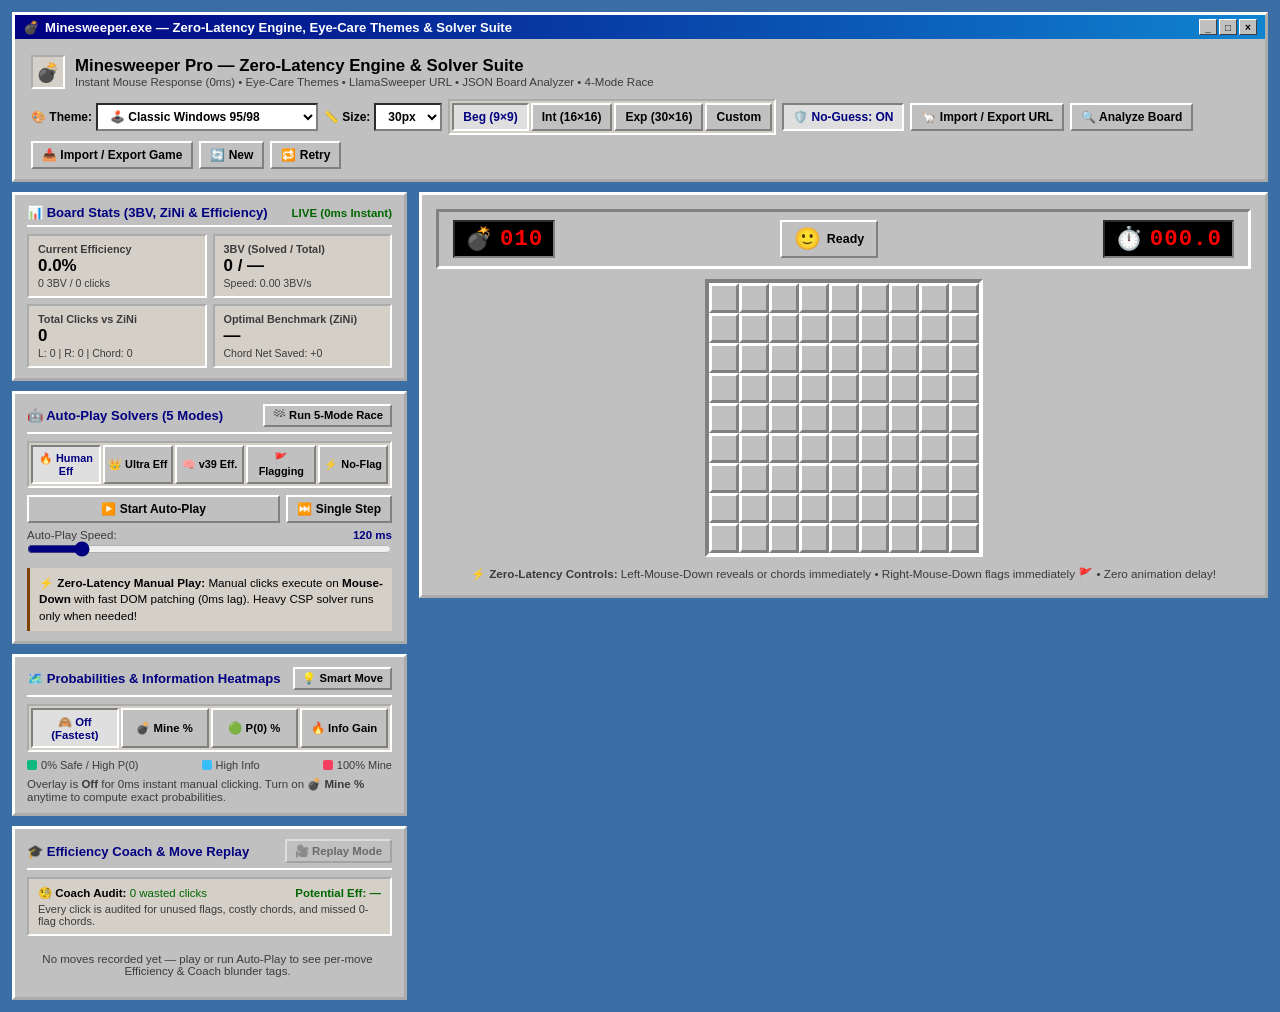
<file: minesweeper_pro_zero_latency_eye_care_themes_solver_analyzer_suite(4).html>
<!DOCTYPE html>
<html lang="en" dir="ltr">
<head>
  <meta charset="UTF-8" />
  <meta name="viewport" content="width=device-width, initial-scale=1.0" />
  <title>Minesweeper Pro — Zero-Latency, Eye-Care Themes, Solver & Analyzer Suite</title>
  <style>
    /* =========================================================================
       1. EYE-CARE, ZERO-GLARE, FLAT MATTE THEMES (ZERO TRANSITION LAG)
       ========================================================================= */

    /* THEME 1: CLASSIC WINDOWS 95 / 98 (#c0c0c0 Standard) */
    :root,
    [data-theme="win98"] {
      --bg-body: #3a6ea5; /* Soft Classic Windows Desktop Blue-Teal */
      --bg-panel: #c0c0c0;
      --bg-subpanel: #d4d0c8;
      --bg-hud: #c0c0c0;
      --bg-board-frame: #c0c0c0;
      --bg-board-grid: #808080;
      --border-panel: 3px outset #ffffff;
      --border-subpanel: 2px inset #ffffff;
      --radius-panel: 0px;
      --radius-sub: 0px;
      --radius-btn: 0px;
      --radius-cell: 0px;
      --font-main: 'Tahoma', 'MS Sans Serif', 'Segoe UI', sans-serif;
      --font-mono: 'Courier New', Consolas, monospace;
      --text-primary: #000000;
      --text-secondary: #3b3b3b;
      --accent-primary: #000080;
      --accent-emerald: #006600;
      --accent-amber: #804000;
      --accent-rose: #b00000;
      --accent-purple: #600060;
      --cell-size: 30px;
      --grid-gap: 0px;

      /* Classic 3D Bevel Cells (Zero gradients, Zero blur) */
      --cell-hidden-bg: #c0c0c0;
      --cell-hidden-hover: #c8c8c8;
      --cell-hidden-border-top: 3px solid #ffffff;
      --cell-hidden-border-left: 3px solid #ffffff;
      --cell-hidden-border-right: 3px solid #808080;
      --cell-hidden-border-bottom: 3px solid #808080;
      --cell-revealed-bg: #c0c0c0;
      --cell-revealed-border: 1px solid #808080;
      --cell-flagged-bg: #c0c0c0;

      /* Classic Authentic Number Colors */
      --num-1: #0000ff;
      --num-2: #008000;
      --num-3: #ff0000;
      --num-4: #000080;
      --num-5: #800000;
      --num-6: #008080;
      --num-7: #000000;
      --num-8: #808080;

      /* LED Counter */
      --led-bg: #000000;
      --led-border: 2px inset #808080;
      --led-color-mines: #ff0000;
      --led-color-timer: #ff0000;
    }

    /* THEME 2: SAGE ONLINE (Inspired by ms_v39 'online' — Soft Olive/Sage Green, super easy on eyes) */
    [data-theme="sage"] {
      --bg-body: #b8c2b4;
      --bg-panel: #222e20;
      --bg-subpanel: #161f14;
      --bg-hud: #161f14;
      --bg-board-frame: #4c6638;
      --bg-board-grid: #3b502b;
      --border-panel: 2px solid #3a4e34;
      --border-subpanel: 1px solid #34462e;
      --radius-panel: 4px;
      --radius-sub: 3px;
      --radius-btn: 3px;
      --radius-cell: 0px;
      --font-main: 'Tahoma', 'Segoe UI', system-ui, sans-serif;
      --font-mono: 'Courier New', Consolas, monospace;
      --text-primary: #d0e2b8;
      --text-secondary: #869e6c;
      --accent-primary: #7ec448;
      --accent-emerald: #68b836;
      --accent-amber: #d89e32;
      --accent-rose: #d84838;
      --accent-purple: #a878d0;
      --grid-gap: 0px;

      /* Soft Sage Tactile Bevel Cells */
      --cell-hidden-bg: #8eac70;
      --cell-hidden-hover: #9ab87c;
      --cell-hidden-border-top: 2px solid #b4d294;
      --cell-hidden-border-left: 2px solid #b4d294;
      --cell-hidden-border-right: 2px solid #486436;
      --cell-hidden-border-bottom: 2px solid #486436;
      --cell-revealed-bg: #c8c2ae;
      --cell-revealed-border: 1px solid #a6a08e;
      --cell-flagged-bg: #8eac70;

      /* High-legibility Muted Classic Numbers on Warm Beige Revealed Cells */
      --num-1: #0000d8;
      --num-2: #007200;
      --num-3: #c00000;
      --num-4: #000078;
      --num-5: #780000;
      --num-6: #007878;
      --num-7: #181818;
      --num-8: #686868;

      --led-bg: #0a1008;
      --led-border: 1px solid #34462e;
      --led-color-mines: #e83828;
      --led-color-timer: #48c840;
    }

    /* THEME 3: MATTE NORD DARK (Low-Contrast Warm Charcoal — Zero Eye Strain in Dark Rooms) */
    [data-theme="nord"] {
      --bg-body: #181b20;
      --bg-panel: #21252b;
      --bg-subpanel: #181b20;
      --bg-hud: #181b20;
      --bg-board-frame: #282c34;
      --bg-board-grid: #181b20;
      --border-panel: 1px solid #333842;
      --border-subpanel: 1px solid #2c313a;
      --radius-panel: 6px;
      --radius-sub: 4px;
      --radius-btn: 4px;
      --radius-cell: 0px;
      --font-main: 'Segoe UI', system-ui, sans-serif;
      --font-mono: 'Courier New', Consolas, monospace;
      --text-primary: #d8dee9;
      --text-secondary: #8b949e;
      --accent-primary: #81a1c1;
      --accent-emerald: #8fbcbb;
      --accent-amber: #ebcb8b;
      --accent-rose: #bf616a;
      --accent-purple: #b48ead;
      --grid-gap: 0px;

      /* Flat Matte Slate Bevel Cells */
      --cell-hidden-bg: #3b4252;
      --cell-hidden-hover: #434c5e;
      --cell-hidden-border-top: 2px solid #4c566a;
      --cell-hidden-border-left: 2px solid #4c566a;
      --cell-hidden-border-right: 2px solid #242933;
      --cell-hidden-border-bottom: 2px solid #242933;
      --cell-revealed-bg: #242933;
      --cell-revealed-border: 1px solid #2e3440;
      --cell-flagged-bg: #3b4252;

      /* Soft Pastel Nord Numbers (Zero glare) */
      --num-1: #88c0d0;
      --num-2: #a3be8c;
      --num-3: #e06c75;
      --num-4: #b48ead;
      --num-5: #d08770;
      --num-6: #8fbcbb;
      --num-7: #e5e9f0;
      --num-8: #7b88a1;

      --led-bg: #14171c;
      --led-border: 1px solid #2e3440;
      --led-color-mines: #e06c75;
      --led-color-timer: #88c0d0;
    }

    /* THEME 4: WARM PAPER / SEPIA (E-Reader / Kindergarten Sand — Zero Blue-Light Glare) */
    [data-theme="paper"] {
      --bg-body: #dfd9ce;
      --bg-panel: #ece7de;
      --bg-subpanel: #e2dcd0;
      --bg-hud: #e2dcd0;
      --bg-board-frame: #c5bdb0;
      --bg-board-grid: #b5ad9f;
      --border-panel: 2px solid #c5bdb0;
      --border-subpanel: 1px solid #cbc3b6;
      --radius-panel: 6px;
      --radius-sub: 4px;
      --radius-btn: 4px;
      --radius-cell: 0px;
      --font-main: 'Segoe UI', Tahoma, sans-serif;
      --font-mono: 'Courier New', Consolas, monospace;
      --text-primary: #2c2623;
      --text-secondary: #686058;
      --accent-primary: #3b5998;
      --accent-emerald: #2d6a4f;
      --accent-amber: #9c5221;
      --accent-rose: #9b2226;
      --accent-purple: #5a3e85;
      --grid-gap: 0px;

      /* Warm Stone Bevel Cells */
      --cell-hidden-bg: #cfc8ba;
      --cell-hidden-hover: #d8d2c5;
      --cell-hidden-border-top: 2px solid #ede8df;
      --cell-hidden-border-left: 2px solid #ede8df;
      --cell-hidden-border-right: 2px solid #9c9486;
      --cell-hidden-border-bottom: 2px solid #9c9486;
      --cell-revealed-bg: #e6e1d6;
      --cell-revealed-border: 1px solid #c5bdb0;
      --cell-flagged-bg: #cfc8ba;

      /* Deep Ink Numbers */
      --num-1: #1d4ed8;
      --num-2: #15803d;
      --num-3: #b91c1c;
      --num-4: #4338ca;
      --num-5: #7c2d12;
      --num-6: #0f766e;
      --num-7: #1f2937;
      --num-8: #6b7280;

      --led-bg: #26221e;
      --led-border: 1px solid #9c9486;
      --led-color-mines: #e05252;
      --led-color-timer: #68b860;
    }

    * {
      box-sizing: border-box;
      margin: 0;
      padding: 0;
      user-select: none;
      -webkit-user-select: none;
    }

    body {
      font-family: var(--font-main);
      background: var(--bg-body);
      color: var(--text-primary);
      min-height: 100vh;
      display: flex;
      flex-direction: column;
      padding: 12px;
      gap: 10px;
    }

    /* Windows 98 Classic Window Title Bar */
    .win98-titlebar {
      display: none;
      background: linear-gradient(90deg, #000080, #1084d0);
      color: #ffffff;
      padding: 4px 8px;
      font-weight: 700;
      font-size: 0.82rem;
      align-items: center;
      justify-content: space-between;
      margin: -10px -16px 8px -16px;
    }

    [data-theme="win98"] .win98-titlebar {
      display: flex;
    }

    .win98-window-controls {
      display: inline-flex;
      gap: 2px;
    }

    .win98-ctrl-btn {
      width: 18px;
      height: 16px;
      background: #c0c0c0;
      color: #000;
      font-size: 10px;
      font-weight: 800;
      display: inline-flex;
      align-items: center;
      justify-content: center;
      border-top: 1.5px solid #fff;
      border-left: 1.5px solid #fff;
      border-right: 1.5px solid #404040;
      border-bottom: 1.5px solid #404040;
    }

    /* Header */
    .app-header {
      display: flex;
      flex-direction: column;
      background: var(--bg-panel);
      border: var(--border-panel);
      border-radius: var(--radius-panel);
      padding: 10px 16px;
      gap: 8px;
    }

    .header-main-row {
      display: flex;
      flex-wrap: wrap;
      align-items: center;
      justify-content: space-between;
      gap: 10px;
    }

    .brand {
      display: flex;
      align-items: center;
      gap: 10px;
    }

    .brand-icon {
      width: 34px;
      height: 34px;
      border-radius: var(--radius-btn);
      background: var(--bg-subpanel);
      border: var(--border-subpanel);
      display: flex;
      align-items: center;
      justify-content: center;
      font-size: 19px;
    }

    .brand h1 {
      font-size: 1.05rem;
      font-weight: 800;
    }

    .brand p {
      font-size: 0.72rem;
      color: var(--text-secondary);
    }

    /* Level, Theme & Mode Controls */
    .toolbar {
      display: flex;
      flex-wrap: wrap;
      align-items: center;
      gap: 6px;
    }

    .btn-group {
      display: inline-flex;
      background: var(--bg-subpanel);
      padding: 2px;
      border-radius: var(--radius-sub);
      border: var(--border-subpanel);
      gap: 2px;
    }

    /* ZERO TRANSITION ON BUTTONS FOR INSTANT SNAPPY FEEL */
    button {
      font-family: inherit;
      cursor: pointer;
      border: 1px solid transparent;
      border-radius: var(--radius-btn);
      padding: 5px 9px;
      font-size: 0.75rem;
      font-weight: 700;
      color: var(--text-primary);
      background: var(--bg-subpanel);
      display: inline-flex;
      align-items: center;
      gap: 4px;
    }

    [data-theme="win98"] button {
      background: #c0c0c0;
      color: #000000;
      border-top: 2px solid #ffffff;
      border-left: 2px solid #ffffff;
      border-right: 2px solid #808080;
      border-bottom: 2px solid #808080;
    }

    [data-theme="win98"] button:active:not(:disabled),
    [data-theme="win98"] button.active,
    [data-theme="win98"] button.active-gold {
      border-top: 2px solid #808080 !important;
      border-left: 2px solid #808080 !important;
      border-right: 2px solid #ffffff !important;
      border-bottom: 2px solid #ffffff !important;
      background: #dfdfdf !important;
      color: #000080 !important;
    }

    button:hover:not(:disabled) {
      border-color: var(--accent-primary);
    }

    button:disabled {
      opacity: 0.45;
      cursor: default;
    }

    button.active {
      background: var(--accent-primary);
      color: #ffffff;
    }

    [data-theme="sage"] button.active,
    [data-theme="nord"] button.active {
      color: #111810;
    }

    button.active-gold {
      background: #d97706 !important;
      color: #ffffff !important;
    }

    .btn-primary {
      background: var(--accent-primary);
      color: #ffffff;
    }

    [data-theme="sage"] .btn-primary,
    [data-theme="nord"] .btn-primary {
      color: #111810;
    }

    .btn-emerald {
      border: 1px solid var(--accent-emerald);
      color: var(--accent-emerald);
    }

    .btn-emerald.active {
      background: var(--accent-emerald);
      color: #ffffff;
    }

    .btn-purple {
      border: 1px solid var(--accent-purple);
      color: var(--accent-purple);
    }

    .btn-amber {
      border: 1px solid var(--accent-amber);
      color: var(--accent-amber);
    }

    .theme-select {
      font-family: inherit;
      font-size: 0.75rem;
      font-weight: 700;
      padding: 4px 8px;
      border-radius: var(--radius-btn);
      background: var(--bg-subpanel);
      color: var(--text-primary);
      border: var(--border-subpanel);
      cursor: pointer;
    }

    [data-theme="win98"] .theme-select {
      background: #ffffff;
      color: #000000;
      border: 2px inset #808080;
    }

    /* Custom Dimensions Bar */
    .custom-config {
      display: none;
      align-items: center;
      gap: 6px;
      background: var(--bg-subpanel);
      padding: 4px 8px;
      border-radius: var(--radius-sub);
      border: var(--border-subpanel);
      font-size: 0.75rem;
    }

    .custom-config.visible {
      display: inline-flex;
    }

    .custom-config input {
      width: 48px;
      padding: 2px 4px;
      border-radius: var(--radius-btn);
      border: 1px solid #808080;
      background: var(--bg-panel);
      color: var(--text-primary);
      font-weight: 700;
      text-align: center;
    }

    /* Collapsible Drawers */
    .drawer-panel {
      display: none;
      background: var(--bg-panel);
      border: var(--border-panel);
      border-radius: var(--radius-panel);
      padding: 12px 16px;
      gap: 10px;
      flex-direction: column;
    }

    .drawer-panel.open {
      display: flex;
    }

    .drawer-header {
      display: flex;
      align-items: center;
      justify-content: space-between;
      border-bottom: var(--border-subpanel);
      padding-bottom: 6px;
      font-size: 0.84rem;
      font-weight: 800;
    }

    .drawer-input,
    .drawer-textarea {
      width: 100%;
      background: var(--bg-subpanel);
      color: var(--text-primary);
      border: var(--border-subpanel);
      border-radius: var(--radius-btn);
      padding: 6px 9px;
      font-family: var(--font-mono);
      font-size: 0.75rem;
      user-select: text;
      -webkit-user-select: text;
    }

    [data-theme="win98"] .drawer-input,
    [data-theme="win98"] .drawer-textarea {
      background: #ffffff;
      color: #000000;
      border: 2px inset #808080;
    }

    .drawer-textarea {
      min-height: 80px;
      resize: vertical;
      line-height: 1.4;
    }

    .drawer-status {
      font-size: 0.74rem;
      font-weight: 700;
      min-height: 16px;
    }

    .drawer-status.ok { color: var(--accent-emerald); }
    .drawer-status.err { color: var(--accent-rose); }
    .drawer-status.warn { color: var(--accent-amber); }

    .export-grid {
      display: grid;
      grid-template-columns: repeat(auto-fit, minmax(230px, 1fr));
      gap: 8px;
    }

    .export-card {
      background: var(--bg-subpanel);
      border: var(--border-subpanel);
      border-radius: var(--radius-sub);
      padding: 7px 9px;
      display: flex;
      flex-direction: column;
      gap: 4px;
    }

    .export-url-box {
      font-family: var(--font-mono);
      font-size: 0.69rem;
      color: var(--text-secondary);
      background: rgba(0, 0, 0, 0.08);
      padding: 4px 6px;
      border-radius: 3px;
      word-break: break-all;
      max-height: 36px;
      overflow-y: auto;
      user-select: all;
      -webkit-user-select: all;
    }

    /* Main Workspace Layout */
    .workspace {
      display: grid;
      grid-template-columns: 395px 1fr;
      gap: 12px;
      flex: 1;
      align-items: start;
    }

    @media (max-width: 1060px) {
      .workspace {
        grid-template-columns: 1fr;
      }
    }

    /* Side Panel */
    .side-panel {
      display: flex;
      flex-direction: column;
      gap: 10px;
    }

    .panel-card {
      background: var(--bg-panel);
      border: var(--border-panel);
      border-radius: var(--radius-panel);
      padding: 10px 12px;
    }

    .panel-title {
      font-size: 0.82rem;
      font-weight: 700;
      color: var(--accent-primary);
      margin-bottom: 7px;
      display: flex;
      align-items: center;
      justify-content: space-between;
      border-bottom: var(--border-subpanel);
      padding-bottom: 5px;
    }

    /* Metrics Grid */
    .stats-grid {
      display: grid;
      grid-template-columns: repeat(2, 1fr);
      gap: 6px;
    }

    .stat-box {
      background: var(--bg-subpanel);
      border: var(--border-subpanel);
      border-radius: var(--radius-sub);
      padding: 7px 9px;
      display: flex;
      flex-direction: column;
      gap: 1px;
    }

    .stat-label {
      font-size: 0.68rem;
      color: var(--text-secondary);
      font-weight: 600;
    }

    .stat-value {
      font-size: 1.06rem;
      font-weight: 800;
      font-variant-numeric: tabular-nums;
      color: var(--text-primary);
    }

    .stat-sub {
      font-size: 0.66rem;
      color: var(--text-secondary);
      font-variant-numeric: tabular-nums;
    }

    /* Auto-Play & Heatmap Controls */
    .control-row {
      display: flex;
      align-items: center;
      justify-content: space-between;
      gap: 8px;
      margin-top: 6px;
    }

    .speed-slider {
      width: 100%;
      accent-color: var(--accent-primary);
      cursor: pointer;
    }

    .ai-status-box {
      margin-top: 7px;
      background: var(--bg-subpanel);
      border-left: 3px solid var(--accent-amber);
      border-radius: var(--radius-btn);
      padding: 7px 9px;
      font-size: 0.73rem;
      line-height: 1.4;
      color: var(--text-primary);
      min-height: 44px;
    }

    .prob-legend {
      display: flex;
      align-items: center;
      justify-content: space-between;
      gap: 6px;
      margin-top: 7px;
      font-size: 0.69rem;
      color: var(--text-secondary);
    }

    .legend-chip {
      display: inline-flex;
      align-items: center;
      gap: 4px;
    }

    .dot {
      width: 10px;
      height: 10px;
      border-radius: 2px;
      display: inline-block;
    }

    /* 4-Mode Benchmark Race Table */
    .race-table {
      width: 100%;
      border-collapse: collapse;
      margin-top: 7px;
      font-size: 0.7rem;
      background: var(--bg-subpanel);
      border: var(--border-subpanel);
    }

    .race-table th,
    .race-table td {
      padding: 4px 6px;
      text-align: left;
      border-bottom: 1px solid rgba(128, 128, 128, 0.2);
      font-variant-numeric: tabular-nums;
    }

    .race-table th {
      font-weight: 700;
      color: var(--text-secondary);
    }

    .race-table tr.winner-row {
      background: rgba(16, 185, 129, 0.14);
      font-weight: 700;
    }

    /* Post-Game Coach / Blunder Summary Box */
    .coach-summary-box {
      background: var(--bg-subpanel);
      border: var(--border-subpanel);
      border-radius: var(--radius-btn);
      padding: 7px 9px;
      margin-bottom: 7px;
      font-size: 0.72rem;
      display: flex;
      flex-direction: column;
      gap: 3px;
    }

    .blunder-pill {
      display: inline-flex;
      align-items: center;
      gap: 3px;
      padding: 1px 5px;
      border-radius: 3px;
      font-size: 0.63rem;
      font-weight: 700;
      background: rgba(245, 158, 11, 0.2);
      color: var(--accent-amber);
      border: 1px solid var(--accent-amber);
    }

    /* Main Board Container */
    .board-stage {
      background: var(--bg-panel);
      border: var(--border-panel);
      border-radius: var(--radius-panel);
      padding: 14px;
      display: flex;
      flex-direction: column;
      align-items: center;
      gap: 10px;
      overflow: hidden;
    }

    /* Top HUD inside board stage */
    .hud-bar {
      width: 100%;
      max-width: 960px;
      display: flex;
      align-items: center;
      justify-content: space-between;
      background: var(--bg-hud);
      padding: 8px 14px;
      border-radius: var(--radius-sub);
      border: var(--border-subpanel);
      gap: 12px;
    }

    [data-theme="win98"] .hud-bar {
      border-top: 3px solid #808080;
      border-left: 3px solid #808080;
      border-right: 3px solid #ffffff;
      border-bottom: 3px solid #ffffff;
    }

    .hud-counter {
      display: flex;
      align-items: center;
      gap: 6px;
      font-family: var(--font-mono);
      font-size: 1.4rem;
      font-weight: 800;
      color: var(--led-color-timer);
      background: var(--led-bg);
      padding: 3px 10px;
      border-radius: var(--radius-btn);
      border: var(--led-border);
      min-width: 96px;
      justify-content: center;
      letter-spacing: 1px;
    }

    .hud-counter.mines {
      color: var(--led-color-mines);
    }

    .face-btn {
      font-size: 1.35rem;
      padding: 4px 12px;
      border-radius: var(--radius-btn);
      background: var(--bg-subpanel);
      border: var(--border-subpanel);
      display: flex;
      align-items: center;
      gap: 6px;
    }

    .face-btn span.status-text {
      font-size: 0.78rem;
      font-weight: 700;
    }

    /* Board Grid Wrapper */
    .board-scroll {
      max-width: 100%;
      overflow: auto;
      padding: 4px;
      border-radius: var(--radius-sub);
      background: var(--bg-board-frame);
      border: 3px solid #808080;
    }

    [data-theme="win98"] .board-scroll {
      padding: 0;
      border-top: 4px solid #808080;
      border-left: 4px solid #808080;
      border-right: 4px solid #ffffff;
      border-bottom: 4px solid #ffffff;
    }

    .board-grid {
      display: grid;
      gap: var(--grid-gap);
      background: var(--bg-board-grid);
      margin: 0 auto;
    }

    /* =========================================================================
       ZERO-LATENCY CELLS: No CSS transitions, no box-shadows, pure flat borders
       ========================================================================= */
    .cell {
      width: var(--cell-size);
      height: var(--cell-size);
      border-radius: var(--radius-cell);
      position: relative;
      display: flex;
      align-items: center;
      justify-content: center;
      font-family: 'Tahoma', 'Arial Black', sans-serif;
      font-weight: 900;
      font-size: calc(var(--cell-size) * 0.56);
      cursor: pointer;
      transition: none !important;
      line-height: 1;
    }

    .cell.hidden {
      background: var(--cell-hidden-bg);
      border-top: var(--cell-hidden-border-top);
      border-left: var(--cell-hidden-border-left);
      border-right: var(--cell-hidden-border-right);
      border-bottom: var(--cell-hidden-border-bottom);
    }

    .cell.hidden:hover {
      background: var(--cell-hidden-hover);
    }

    .cell.hidden.pressed,
    .cell.hidden.chord-preview {
      background: var(--cell-revealed-bg);
      border: 1px solid #808080;
    }

    /* Analyzer Highlight Outlines */
    .cell.an-safe {
      outline: 2px solid #00a850 !important;
      outline-offset: -2px;
      z-index: 2;
    }

    .cell.an-mine {
      outline: 2px solid #d82020 !important;
      outline-offset: -2px;
      z-index: 2;
    }

    .cell.revealed {
      background: var(--cell-revealed-bg);
      border: var(--cell-revealed-border);
      cursor: default;
    }

    .cell.revealed.chordable {
      cursor: pointer;
    }

    .cell.flagged {
      background: var(--cell-flagged-bg);
      font-size: calc(var(--cell-size) * 0.58);
    }

    .cell.mine-hit {
      background: #e02020 !important;
      color: #ffffff;
    }

    .cell.mine-revealed {
      background: var(--cell-revealed-bg);
      border: var(--cell-revealed-border);
    }

    .cell.wrong-flag {
      background: #f5b0b0 !important;
    }

    .cell.replay-target {
      outline: 3px solid #eab308 !important;
      z-index: 4;
    }

    /* Visual Hint Plan & Replay Combo Highlights on the Board (High-Transparency Glaze) */
    .cell.hint-flag-cell {
      outline: 2px solid rgba(225, 29, 72, 0.85) !important;
      outline-offset: -2px;
      box-shadow: inset 0 0 0 99px rgba(225, 29, 72, 0.16) !important;
      z-index: 5;
    }

    .cell.hint-reused-flag-cell {
      outline: 2px dashed rgba(217, 119, 6, 0.78) !important;
      outline-offset: -2px;
      box-shadow: inset 0 0 0 99px rgba(245, 158, 11, 0.12) !important;
      z-index: 4;
    }

    .cell.hint-chord-cell {
      outline: 2.5px solid rgba(124, 58, 237, 0.85) !important;
      outline-offset: -2px;
      box-shadow: inset 0 0 0 99px rgba(124, 58, 237, 0.15) !important;
      z-index: 6;
    }

    .cell.hint-reveal-cell {
      outline: 2.5px solid rgba(2, 132, 199, 0.88) !important;
      outline-offset: -2px;
      box-shadow: inset 0 0 0 99px rgba(2, 132, 199, 0.16) !important;
      z-index: 6;
    }

    .cell.hint-open-cell {
      outline: 2px dashed rgba(5, 150, 105, 0.75) !important;
      outline-offset: -2px;
      box-shadow: inset 0 0 0 99px rgba(16, 185, 129, 0.13) !important;
      z-index: 4;
    }

    .hint-cell-tag {
      position: absolute;
      bottom: 0px;
      left: 0px;
      right: 0px;
      font-family: var(--font-main);
      font-size: 0.46rem;
      font-weight: 800;
      letter-spacing: -0.2px;
      text-align: center;
      line-height: 1.05;
      padding: 1px 0;
      color: #ffffff;
      pointer-events: none;
      text-shadow: 0 1px 1px rgba(0,0,0,0.85);
      z-index: 7;
    }
    .hint-cell-tag.flag { background: rgba(225, 29, 72, 0.92); }
    .hint-cell-tag.reused { background: rgba(217, 119, 6, 0.88); }
    .hint-cell-tag.chord { background: rgba(124, 58, 237, 0.92); }
    .hint-cell-tag.reveal { background: rgba(2, 132, 199, 0.92); }
    .hint-cell-tag.open { background: rgba(5, 150, 105, 0.88); }

    .coach-detail-box {
      background: var(--bg-panel);
      border: var(--border-subpanel);
      border-left: 4px solid var(--accent-purple);
      border-radius: var(--radius-btn);
      padding: 8px 11px;
      font-size: 0.74rem;
      line-height: 1.5;
      color: var(--text-primary);
    }
    .coach-detail-ar {
      direction: rtl;
      text-align: right;
      font-family: 'Segoe UI', Tahoma, sans-serif;
      font-size: 0.78rem;
      line-height: 1.6;
      padding-top: 4px;
      margin-top: 4px;
      border-top: 1px dashed rgba(128,128,128,0.3);
    }
    .coach-pill {
      display: inline-block;
      padding: 1px 6px;
      border-radius: 3px;
      font-size: 0.67rem;
      font-weight: 700;
      margin: 0 2px;
    }
    .coach-pill.flag { background: rgba(225, 29, 72, 0.16); color: #e11d48; border: 1px solid rgba(225, 29, 72, 0.4); }
    .coach-pill.chord { background: rgba(124, 58, 237, 0.16); color: #7c3aed; border: 1px solid rgba(124, 58, 237, 0.4); }
    .coach-pill.open { background: rgba(5, 150, 105, 0.16); color: #059669; border: 1px solid rgba(5, 150, 105, 0.4); }
    .coach-pill.reveal { background: rgba(2, 132, 199, 0.16); color: #0284c7; border: 1px solid rgba(2, 132, 199, 0.4); }

    /* Number Colors */
    .num-1 { color: var(--num-1); }
    .num-2 { color: var(--num-2); }
    .num-3 { color: var(--num-3); }
    .num-4 { color: var(--num-4); }
    .num-5 { color: var(--num-5); }
    .num-6 { color: var(--num-6); }
    .num-7 { color: var(--num-7); }
    .num-8 { color: var(--num-8); }

    /* Probability / Heatmap Overlay Badge inside hidden cells */
    .prob-badge {
      position: absolute;
      inset: 1px;
      display: flex;
      align-items: center;
      justify-content: center;
      font-family: var(--font-main);
      font-size: 0.6rem;
      font-weight: 800;
      pointer-events: none;
      line-height: 1;
      color: #ffffff;
      text-shadow: 0 1px 1px #000;
    }

    .cell.best-guess::after {
      content: '★';
      position: absolute;
      top: 0px;
      right: 1px;
      font-size: 0.52rem;
      color: #fde047;
      text-shadow: 0 1px 1px #000;
      pointer-events: none;
    }

    /* Replay Panel */
    .replay-bar {
      width: 100%;
      max-width: 960px;
      background: var(--bg-subpanel);
      border: 2px solid var(--accent-purple);
      border-radius: var(--radius-sub);
      padding: 10px 14px;
      display: none;
      flex-direction: column;
      gap: 8px;
    }

    .replay-bar.active {
      display: flex;
    }

    .replay-header {
      display: flex;
      align-items: center;
      justify-content: space-between;
      flex-wrap: wrap;
      gap: 8px;
    }

    .replay-title {
      font-size: 0.85rem;
      font-weight: 700;
      color: var(--accent-purple);
      display: flex;
      align-items: center;
      gap: 8px;
    }

    .replay-controls {
      display: flex;
      align-items: center;
      gap: 6px;
      flex-wrap: wrap;
    }

    .replay-scrubber {
      width: 100%;
      accent-color: var(--accent-purple);
      cursor: pointer;
    }

    /* Move Log List */
    .move-log {
      max-height: 185px;
      overflow-y: auto;
      display: flex;
      flex-direction: column;
      gap: 3px;
      padding-right: 4px;
    }

    .move-item {
      display: flex;
      flex-direction: column;
      gap: 2px;
      padding: 5px 8px;
      border-radius: var(--radius-btn);
      background: var(--bg-subpanel);
      border: var(--border-subpanel);
      font-size: 0.72rem;
      cursor: pointer;
    }

    .move-item.wasted-move {
      border-left: 3px solid var(--accent-amber);
    }

    .move-item.current-step {
      outline: 2px solid var(--accent-purple);
    }

    .move-item-top {
      display: flex;
      align-items: center;
      justify-content: space-between;
      gap: 6px;
    }

    .move-coach-note {
      font-size: 0.68rem;
      color: var(--accent-amber);
      padding-left: 16px;
      font-weight: 600;
    }

    .tag {
      padding: 1px 5px;
      border-radius: 3px;
      font-size: 0.62rem;
      font-weight: 700;
      text-transform: uppercase;
      border: 1px solid currentColor;
    }

    .tag.reveal { color: var(--accent-primary); }
    .tag.flag { color: var(--accent-rose); }
    .tag.unflag { color: var(--text-secondary); }
    .tag.chord { color: var(--accent-emerald); }

    .helper-tip {
      font-size: 0.73rem;
      color: var(--text-secondary);
      text-align: center;
    }
  </style>
</head>
<body data-theme="win98">

  <!-- Top Header -->
  <header class="app-header">
    <!-- Authentic Windows 95/98 Title Bar -->
    <div class="win98-titlebar">
      <div style="display:flex; align-items:center; gap:6px;">
        <span>💣</span>
        <span>Minesweeper.exe — Zero-Latency Engine, Eye-Care Themes & Solver Suite</span>
      </div>
      <div class="win98-window-controls">
        <span class="win98-ctrl-btn">_</span>
        <span class="win98-ctrl-btn">□</span>
        <span class="win98-ctrl-btn">×</span>
      </div>
    </div>

    <div class="header-main-row">
      <div class="brand">
        <div class="brand-icon">💣</div>
        <div>
          <h1>Minesweeper Pro — Zero-Latency Engine & Solver Suite</h1>
          <p>Instant Mouse Response (0ms) • Eye-Care Themes • LlamaSweeper URL • JSON Board Analyzer • 4-Mode Race</p>
        </div>
      </div>

      <div class="toolbar">
        <!-- Theme Selector (4 Eye-Friendly Themes) -->
        <label style="font-size:0.75rem; font-weight:700; display:inline-flex; align-items:center; gap:4px;">
          <span>🎨 Theme:</span>
          <select id="themeSelect" class="theme-select">
            <option value="win98" selected>🕹️ Classic Windows 95/98</option>
            <option value="sage">🌿 Sage Online (ms_v39 Green)</option>
            <option value="nord">🌑 Matte Slate Dark (Eye-Care)</option>
            <option value="paper">☕ Warm Paper (Zero Glare)</option>
          </select>
        </label>

        <!-- Cell Size Selector -->
        <label style="font-size:0.75rem; font-weight:700; display:inline-flex; align-items:center; gap:4px;">
          <span>📏 Size:</span>
          <select id="cellSizeSelect" class="theme-select">
            <option value="24">24px</option>
            <option value="28">28px</option>
            <option value="30" selected>30px</option>
            <option value="34">34px</option>
            <option value="38">38px</option>
          </select>
        </label>

        <!-- Standard Difficulties -->
        <div class="btn-group" id="difficultyGroup">
          <button data-diff="beginner" class="active">Beg (9×9)</button>
          <button data-diff="intermediate">Int (16×16)</button>
          <button data-diff="expert">Exp (30×16)</button>
          <button data-diff="custom">Custom</button>
        </div>

        <!-- Custom Inputs -->
        <div class="custom-config" id="customConfig">
          <label>Cols <input type="number" id="customCols" value="12" min="5" max="45"></label>
          <label>Rows <input type="number" id="customRows" value="12" min="5" max="30"></label>
          <label>Mines <input type="number" id="customMines" value="25" min="1" max="500"></label>
          <button class="btn-primary" id="applyCustomBtn">Apply</button>
        </div>

        <!-- No-Guess Toggle -->
        <button class="btn-emerald active" id="noGuessToggleBtn" title="Generates logically solvable openings with zero early 50/50 traps">
          🛡️ No-Guess: ON
        </button>

        <!-- Import LlamaSweeper / Export URL & Analyze Board Buttons -->
        <button class="btn-purple" id="toggleImportDrawerBtn" title="Import or Export board via LlamaSweeper / Ptta ZiNi / JSMinesweeper URL">
          🦙 Import / Export URL
        </button>
        <button class="btn-emerald" id="toggleAnalyzeDrawerBtn" title="Paste board state JSON to calculate exact probabilities for all cells">
          🔍 Analyze Board
        </button>
        <button class="btn-amber" id="toggleGameJsonDrawerBtn" title="Import or Export a full game recording (config, mines & step-by-step moves) in ms_v39 JSON format">
          📥 Import / Export Game
        </button>

        <button class="btn-primary" id="newGameBtn">🔄 New</button>
        <button class="btn-amber" id="retrySameBoardBtn" title="Replay the exact same mine layout from scratch">🔁 Retry</button>
      </div>
    </div>
  </header>

  <!-- DRAWER 1: LLAMASWEEPER / URL IMPORT & EXPORT -->
  <section class="drawer-panel" id="importExportDrawer">
    <div class="drawer-header">
      <span>🦙 Import / Export Board via LlamaSweeper, Ptta ZiNi & JSMinesweeper URL</span>
      <button id="closeImportDrawerBtn" class="btn-amber">✖ Close</button>
    </div>

    <div style="display:grid; grid-template-columns: 1.2fr 1fr; gap:14px; align-items:start;">
      <!-- Left: Import URL -->
      <div style="display:flex; flex-direction:column; gap:6px;">
        <div style="font-size:0.75rem; font-weight:700;">📥 Import Board from URL or Code (`b=...&m=...` or `CxRxM code`):</div>
        <input type="text" id="llamaUrlInput" class="drawer-input" placeholder="Paste LlamaSweeper URL (e.g. https://llamasweeper.com/#/game/zini-explorer?b=0909&m=...) or Ptta URL..." />
        <div id="llamaImportStatus" class="drawer-status"></div>
        <div style="display:flex; gap:6px; flex-wrap:wrap;">
          <button class="btn-emerald" id="loadLlamaUrlBtn">▶ Load Board to Play</button>
          <button class="btn-primary" id="loadAndAutoSolveBtn">🤖 Load & Auto-Solve Now</button>
          <button class="btn-purple" id="pasteLlamaClipboardBtn">📋 Paste from Clipboard</button>
          <button class="btn-amber" id="loadSampleLlamaBtn" title="Load a sample 9x9 LlamaSweeper board">🎲 Sample Llama URL</button>
        </div>
        <div style="font-size:0.7rem; color:var(--text-secondary);">
          Supports <b>LlamaSweeper</b> (`#/game/zini-explorer?b=CCRR&m=...`), <b>Ptta ZiNi Calculator</b> (`?b=CR&m=...`), <b>JSMinesweeper</b> (`?board=CxRxM&m=...`), or raw `m=` base-36 strings.
        </div>
      </div>

      <!-- Right: Export Current Board URLs -->
      <div style="display:flex; flex-direction:column; gap:6px;">
        <div style="font-size:0.75rem; font-weight:700;">📤 Export Current Board Layout:</div>
        <div class="export-grid">
          <div class="export-card">
            <div style="display:flex; justify-content:space-between; align-items:center;">
              <b style="font-size:0.73rem;">🦙 LlamaSweeper URL</b>
              <div style="display:flex; gap:4px;">
                <a id="openLlamaLink" href="#" target="_blank" style="font-size:0.7rem; color:var(--accent-primary); text-decoration:none; font-weight:700;">Open ↗</a>
                <button id="copyLlamaUrlBtn" style="padding:2px 6px; font-size:0.68rem;">Copy</button>
              </div>
            </div>
            <div class="export-url-box" id="exportLlamaUrlBox">— generate or load a board first —</div>
          </div>

          <div class="export-card">
            <div style="display:flex; justify-content:space-between; align-items:center;">
              <b style="font-size:0.73rem;">📐 Ptta ZiNi & JSMinesweeper</b>
              <div style="display:flex; gap:4px;">
                <a id="openPttaLink" href="#" target="_blank" style="font-size:0.7rem; color:var(--accent-purple); text-decoration:none; font-weight:700;">Ptta ↗</a>
                <button id="copyPttaUrlBtn" style="padding:2px 6px; font-size:0.68rem;">Copy</button>
              </div>
            </div>
            <div class="export-url-box" id="exportPttaUrlBox">— generate or load a board first —</div>
          </div>
        </div>
      </div>
    </div>
  </section>

  <!-- DRAWER 2: BOARD ANALYZER (PASTE BOARD JSON -> EXACT CSP PROBABILITIES) -->
  <section class="drawer-panel" id="analyzeBoardDrawer">
    <div class="drawer-header">
      <span>🔍 Board Analyzer — Paste Board State JSON & Compute Exact Probabilities</span>
      <button id="closeAnalyzeDrawerBtn" class="btn-amber">✖ Close</button>
    </div>

    <div style="display:grid; grid-template-columns: 1.25fr 1fr; gap:14px; align-items:start;">
      <div style="display:flex; flex-direction:column; gap:6px;">
        <div style="display:flex; align-items:center; justify-content:space-between; gap:8px; flex-wrap:wrap;">
          <label style="font-size:0.74rem; font-weight:700;">
            Total Mines (incl. flags):
            <input type="number" id="analyzeTotalMinesInput" value="10" min="1" max="999" class="drawer-input" style="width:70px; display:inline-block; padding:3px 6px; margin-left:4px;" />
          </label>
          <span style="font-size:0.7rem; color:var(--text-secondary);">Format: <code>{"r":9, "c":9, "m":10, "data":[{"r":0,"c":0,"v":"0".."8"|"C"|"F"|"M"}]}</code></span>
        </div>

        <textarea id="analyzeJsonTextarea" class="drawer-textarea" placeholder='Paste board JSON here, e.g. {"r":9,"c":9,"m":10,"data":[{"r":0,"c":0,"v":"1"},{"r":0,"c":1,"v":"C"},{"r":0,"c":2,"v":"F"}...]}'></textarea>
        <div id="analyzeStatusText" class="drawer-status"></div>

        <div style="display:flex; gap:6px; flex-wrap:wrap;">
          <button class="btn-amber" id="pasteAndShowHintBtn" style="font-weight:800;" title="Paste board JSON from clipboard (or box) and highlight ONLY the best move & full Flag/Chord/Open plan on the board for the selected AI mode without probability clutter!">
            💡 Paste & Show Hint
          </button>
          <button class="btn-primary" id="showBoardHintOnlyBtn" title="Compute and highlight the best move & full Flag+Chord plan on the board for the currently selected AI Mode">
            🎯 Show Best Hint Plan
          </button>
          <button class="btn-emerald" id="runAnalyzeBtn">🧮 Analyze & Show Probabilities</button>
          <button class="btn-purple" id="pasteAnalyzeClipboardBtn">📋 Paste & Analyze All %</button>
          <button id="exportCurrentToAnalyzerBtn" title="Load the current live board state into the JSON box">📤 Snapshot Live Board</button>
          <button id="loadSampleAnalyzeJsonBtn">🎲 Sample Puzzle</button>
        </div>
      </div>

      <div style="display:flex; flex-direction:column; gap:6px;">
        <div style="display:flex; justify-content:space-between; align-items:center; gap:6px; flex-wrap:wrap;">
          <span style="font-size:0.75rem; font-weight:700;">🎓 Detailed Tactical Hint Plan & Analyzer Report:</span>
          <div style="display:flex; gap:4px; align-items:center; flex-wrap:wrap;">
            <button id="analyzeCellTextToggleBtn" style="padding:2px 7px; font-size:0.69rem;" title="Show or hide text tags (FLAG / CHORD / OPEN) written inside highlighted cells">🏷️ Cell Text: OFF</button>
            <select id="analyzeLangSelect" class="theme-select" style="padding:2px 5px; font-size:0.69rem;" title="Choose language for Hint Explanation">
              <option value="both" selected>🌐 عربي + EN</option>
              <option value="ar">🇪🇬 العربية</option>
              <option value="en">🇬🇧 English</option>
            </select>
            <button class="btn-emerald" id="executeHintPlanBtn" style="padding:2px 7px; font-size:0.69rem; display:none;">▶️ Execute Plan</button>
            <button id="clearHintPlanBtn" style="padding:2px 7px; font-size:0.69rem; display:none;">✖ Clear Hint</button>
          </div>
        </div>
        <div id="analyzeReportBox" style="background:var(--bg-subpanel); border:var(--border-subpanel); border-radius:var(--radius-btn); padding:8px 10px; font-size:0.73rem; line-height:1.5; min-height:125px; max-height:210px; overflow-y:auto;">Click <b>💡 Paste & Show Hint</b> to load a board without probability clutter and highlight the exact <b>Flags to place (🚩)</b>, <b>Number to Chord (⚡)</b>, and <b>Cells that will Open (✨)</b> according to your selected AI Mode (🔥 Human Eff, 👑 Ultra Eff, 🧠 v39 Eff, etc.), with a complete bilingual tactical explanation!</div>
      </div>
    </div>
  </section>

  <!-- DRAWER 3: FULL GAME JSON IMPORT / EXPORT (ms_v39 FORMAT: config + mines + moves) -->
  <section class="drawer-panel" id="gameJsonDrawer">
    <div class="drawer-header">
      <span>📥 Import / Export Full Game Recording (`ms_v39` JSON: Config + Mines + All Moves)</span>
      <button id="closeGameJsonDrawerBtn" class="btn-amber">✖ Close</button>
    </div>

    <div style="display:grid; grid-template-columns: 1.25fr 1fr; gap:14px; align-items:start;">
      <div style="display:flex; flex-direction:column; gap:6px;">
        <div style="font-size:0.74rem; font-weight:700;">
          Paste Full Game JSON (<code>{"config":{"rows":9,"cols":9,"mines":10}, "mines":[[r,c],...], "moves":[{"type":"reveal"|"flag"|"chord","row":r,"col":c},...]}</code>):
        </div>
        <textarea id="gameJsonTextarea" class="drawer-textarea" placeholder='Paste full game JSON here to load all moves into Replay, or click "Generate & Copy Game JSON" to export your current game...'></textarea>
        <div id="gameJsonStatusText" class="drawer-status"></div>

        <div id="multiGameSelectorBar" style="display:none; align-items:center; gap:6px; background:var(--bg-subpanel); border:var(--border-subpanel); padding:6px 8px; border-radius:var(--radius-btn); flex-wrap:wrap;">
          <span style="font-size:0.72rem; font-weight:700; color:var(--accent-amber);">📚 Multi-Game Dataset (<span id="multiGameCountLabel">0</span> games):</span>
          <select id="multiGameSelect" style="flex:1; min-width:220px; padding:3px 6px; font-size:0.72rem; font-family:var(--font-mono); background:var(--bg-panel); color:var(--text-primary); border:var(--border-btn); border-radius:var(--radius-btn);"></select>
        </div>
        <div style="display:flex; gap:6px; flex-wrap:wrap; align-items:center;">
          <button class="btn-emerald" id="loadGameJsonReplayBtn" title="Import the game with all its recorded moves and open Replay Mode">🎥 Load Game & Review Replay</button>
          <button class="btn-primary" id="loadGameJsonPlayStartBtn" title="Import the board layout from this game JSON and play it yourself from Move 0">🎮 Play Board from Start (Move 0)</button>
          <label class="btn-amber" style="cursor:pointer; display:inline-flex; align-items:center; gap:4px; padding:5px 9px; font-size:0.73rem; font-weight:700; border-radius:var(--radius-btn); border:var(--border-btn);" title="Upload a single-game or multi-game .json file from disk">
            📂 Upload .json File
            <input type="file" id="uploadGameJsonInput" accept=".json,application/json" style="display:none;" />
          </label>
          <button class="btn-purple" id="pasteGameJsonClipboardBtn">📋 Paste & Load</button>
          <button class="btn-amber" id="loadSampleGameJsonBtn" title="Load Top 5 Elite Human Efficiency Games (up to 163.01% Eff) from the benchmark dataset">🔥 Load Elite Human Dataset (Top 5)</button>
        </div>
      </div>

      <div style="display:flex; flex-direction:column; gap:6px;">
        <div style="font-size:0.75rem; font-weight:700;">📤 Export Current Game Recording (`ms_v39` Compatible):</div>
        <div style="background:var(--bg-subpanel); border:var(--border-subpanel); border-radius:var(--radius-btn); padding:10px; display:flex; flex-direction:column; gap:8px;">
          <div style="font-size:0.72rem; color:var(--text-secondary); line-height:1.45;">
            Exports your current board configuration, exact mine coordinates <code>[row, col]</code>, and every recorded move (<code>reveal</code>, <code>flag</code>, <code>chord</code>) in the exact JSON format used by <code>ms_v39.html</code>.
          </div>
          <div style="display:flex; gap:6px; flex-wrap:wrap;">
            <button class="btn-emerald" id="exportGameJsonToBoxBtn">📤 Generate & Copy Game JSON</button>
            <button class="btn-purple" id="downloadGameJsonFileBtn">💾 Download .json File</button>
          </div>
          <div id="exportGameJsonSummary" style="font-family:var(--font-mono); font-size:0.71rem; color:var(--accent-primary);"></div>
        </div>
      </div>
    </div>
  </section>

  <!-- Main Content -->
  <div class="workspace">
    <!-- Left Side Panel -->
    <aside class="side-panel">

      <!-- 1. 3BV, ZiNi & Efficiency Card -->
      <div class="panel-card">
        <div class="panel-title">
          <span>📊 Board Stats (3BV, ZiNi & Efficiency)</span>
          <span id="gameModeBadge" style="font-size:0.72rem; color:var(--accent-emerald);">LIVE (0ms Instant)</span>
        </div>

        <div class="stats-grid">
          <div class="stat-box">
            <span class="stat-label">Current Efficiency</span>
            <span class="stat-value" id="statEff">0.0%</span>
            <span class="stat-sub" id="statEffFormula">0 3BV / 0 clicks</span>
          </div>

          <div class="stat-box">
            <span class="stat-label">3BV (Solved / Total)</span>
            <span class="stat-value" id="stat3BV">0 / —</span>
            <span class="stat-sub" id="stat3BVRate">Speed: 0.00 3BV/s</span>
          </div>

          <div class="stat-box">
            <span class="stat-label">Total Clicks vs ZiNi</span>
            <span class="stat-value" id="statTotalClicks">0</span>
            <span class="stat-sub" id="statClickBreakdown">L: 0 | R: 0 | Chord: 0</span>
          </div>

          <div class="stat-box">
            <span class="stat-label">Optimal Benchmark (ZiNi)</span>
            <span class="stat-value" id="statZiniBenchmark">—</span>
            <span class="stat-sub" id="statSavedClicks">Chord Net Saved: +0</span>
          </div>
        </div>
      </div>

      <!-- 2. Human Efficiency & Ultra Efficiency Auto-Play + 5-Mode Benchmark Race -->
      <div class="panel-card">
        <div class="panel-title">
          <span>🤖 Auto-Play Solvers (5 Modes)</span>
          <button class="btn-amber" id="runBenchmarkRaceBtn" style="padding:3px 7px; font-size:0.7rem;" title="Instantly run all 5 AI modes (headed by 🔥 Human Eff.) on this exact board and compare!">
            🏁 Run 5-Mode Race
          </button>
        </div>

        <div class="btn-group" style="width:100%; margin-bottom:7px; display:grid; grid-template-columns: repeat(5, 1fr);" id="aiModeGroup">
          <button data-aimode="humaneff" class="active-gold" style="justify-content:center; padding:5px 2px; font-size:0.68rem;" title="🔥 Human Efficiency Master (150%+ Avg Eff): 4-Corner Opening + Over-the-Mine Leapfrog Probes + Speculative Subset Flag-Chords + Multi-Chord Flag Reuse">
            🔥 Human Eff
          </button>
          <button data-aimode="efficiency" style="justify-content:center; padding:5px 2px; font-size:0.68rem;" title="Ultra-Efficiency v2 (Safe): Hypergraph Set-Cover Chords + Pre-Flagged 1-Chains + Exact 0-Cascade">
            👑 Ultra Eff
          </button>
          <button data-aimode="v39eff" style="justify-content:center; padding:5px 2px; font-size:0.68rem;" title="v39 Efficiency Solver: Cascade-scored effMove + estReveal from ms_v39">
            🧠 v39 Eff.
          </button>
          <button data-aimode="flagging" style="justify-content:center; padding:5px 2px; font-size:0.68rem;" title="Standard human style: flags confirmed mines and chords numbers">
            🚩 Flagging
          </button>
          <button data-aimode="nf" style="justify-content:center; padding:5px 2px; font-size:0.68rem;" title="No-Flagging (NF): never places flags, directly reveals safe cells">
            ⚡ No-Flag
          </button>
        </div>

        <div style="display:flex; gap:6px;">
          <button class="btn-primary" id="aiToggleBtn" style="flex:1; justify-content:center;">
            ▶️ Start Auto-Play
          </button>
          <button class="btn-purple" id="aiStepBtn" style="justify-content:center;">
            ⏭️ Single Step
          </button>
        </div>

        <div class="control-row">
          <span style="font-size:0.72rem; color:var(--text-secondary);">Auto-Play Speed:</span>
          <span id="aiSpeedLabel" style="font-size:0.72rem; font-weight:700; color:var(--accent-primary);">120 ms</span>
        </div>
        <input type="range" id="aiSpeedSlider" class="speed-slider" min="15" max="800" step="5" value="120" />

        <div class="ai-status-box" id="aiStatusBox">
          ⚡ <b>Zero-Latency Manual Play:</b> Manual clicks execute on <b>Mouse-Down</b> with fast DOM patching (0ms lag). Heavy CSP solver runs only when needed!
        </div>

        <!-- 4-Mode Race Results Container -->
        <div id="benchmarkRaceContainer" style="display:none; margin-top:7px;">
          <div style="font-size:0.71rem; font-weight:700; color:var(--accent-amber); margin-bottom:3px; display:flex; justify-content:space-between;">
            <span>🏁 5-Mode Benchmark Race (Same Board)</span>
            <span id="raceBoard3BVBadge" style="color:var(--text-secondary);"></span>
          </div>
          <table class="race-table">
            <thead>
              <tr>
                <th>Solver Mode</th>
                <th>Clicks (L/R/C)</th>
                <th>Eff %</th>
                <th>Replay</th>
              </tr>
            </thead>
            <tbody id="benchmarkRaceTbody"></tbody>
          </table>
        </div>
      </div>

      <!-- 3. Heatmaps: Mine Risk % | Zero-Chance P(0)% | Info Gain E[Cells] -->
      <div class="panel-card">
        <div class="panel-title">
          <span>🗺️ Probabilities & Information Heatmaps</span>
          <button class="btn-amber" id="hintSafeBtn" style="padding:3px 7px; font-size:0.7rem;" title="Execute the single best move for the selected AI mode">
            💡 Smart Move
          </button>
        </div>

        <div class="btn-group" style="width:100%; display:grid; grid-template-columns: repeat(4, 1fr);" id="overlayModeGroup">
          <button data-overlay="off" class="active" style="justify-content:center; padding:5px 3px; font-size:0.71rem;">
            🙈 Off (Fastest)
          </button>
          <button data-overlay="mine" style="justify-content:center; padding:5px 3px; font-size:0.71rem;" title="Exact Mine Probability (0% Safe to 100% Mine)">
            💣 Mine %
          </button>
          <button data-overlay="zero" style="justify-content:center; padding:5px 3px; font-size:0.71rem;" title="Exact Zero-Opening Probability P(Cell = 0)">
            🟢 P(0) %
          </button>
          <button data-overlay="info" style="justify-content:center; padding:5px 3px; font-size:0.71rem;" title="Expected Cells Revealed & Constraint Resolution Power">
            🔥 Info Gain
          </button>
        </div>

        <div class="prob-legend" id="overlayLegendBar">
          <span class="legend-chip"><i class="dot" style="background:#10b981;"></i> 0% Safe / High P(0)</span>
          <span class="legend-chip"><i class="dot" style="background:#38bdf8;"></i> High Info</span>
          <span class="legend-chip"><i class="dot" style="background:#f43f5e;"></i> 100% Mine</span>
        </div>

        <div id="probSummaryText" style="margin-top:6px; font-size:0.72rem; color:var(--text-secondary);">
          Overlay is <b>Off</b> for 0ms instant manual clicking. Turn on <b>💣 Mine %</b> anytime to compute exact probabilities.
        </div>
      </div>

      <!-- 4. Post-Game Efficiency Coach / Blunder Analyzer & Replay -->
      <div class="panel-card">
        <div class="panel-title">
          <span>🎓 Efficiency Coach & Move Replay</span>
          <button class="btn-purple" id="openReplayBtn" style="padding:3px 8px; font-size:0.71rem;" disabled>
            🎥 Replay Mode
          </button>
        </div>

        <!-- Coach Summary Box -->
        <div class="coach-summary-box" id="coachSummaryBox">
          <div style="display:flex; justify-content:space-between; align-items:center;">
            <span><b>🧐 Coach Audit:</b> <span id="coachWastedCount">0 wasted clicks</span></span>
            <span id="coachPotentialEff" style="color:var(--accent-emerald); font-weight:700;">Potential Eff: —</span>
          </div>
          <div id="coachAdviceText" style="color:var(--text-secondary); font-size:0.69rem;">
            Every click is audited for unused flags, costly chords, and missed 0-flag chords.
          </div>
        </div>

        <div class="move-log" id="moveLogList">
          <div style="font-size:0.72rem; color:var(--text-secondary); text-align:center; padding:10px;">
            No moves recorded yet — play or run Auto-Play to see per-move Efficiency & Coach blunder tags.
          </div>
        </div>
      </div>

    </aside>

    <!-- Board Stage -->
    <main class="board-stage">
      <!-- Top HUD -->
      <div class="hud-bar">
        <div class="hud-counter mines" title="Remaining Mines (Total Mines - Placed Flags)">
          <span>💣</span>
          <span id="hudMines">010</span>
        </div>

        <button class="face-btn" id="faceResetBtn">
          <span id="faceEmoji">🙂</span>
          <span class="status-text" id="gameStatusText">Ready</span>
        </button>

        <div class="hud-counter" title="Elapsed Time (Seconds)">
          <span>⏱️</span>
          <span id="hudTimer">000.0</span>
        </div>
      </div>

      <!-- Replay Controller Bar -->
      <div class="replay-bar" id="replayBar">
        <div class="replay-header">
          <div class="replay-title">
            <span>🎥 Game Review, Coach & Replay</span>
            <span id="replayStepCounter" style="color:var(--text-primary); font-size:0.78rem;">(Move 0 / 0)</span>
          </div>

          <div class="replay-controls">
            <button id="replayStartBtn" title="First Move (Step 0)">⏮️</button>
            <button id="replayPrevBtn" title="Previous Move">⏪</button>
            <button id="replayPlayBtn" class="btn-purple">▶️ Play Replay</button>
            <button id="replayNextBtn" title="Next Move">⏩</button>
            <button id="replayEndBtn" title="Final Move">⏭️</button>
            <select id="replaySpeedSelect" class="theme-select">
              <option value="0.5">0.5x Speed</option>
              <option value="1" selected>1x Speed (Real)</option>
              <option value="2">2x Speed</option>
              <option value="4">4x Speed</option>
            </select>
            <button id="replayCellTextToggleBtn" style="padding:3px 7px; font-size:0.71rem;" title="Show or hide text labels (FLAG / CHORD / OPEN) on board cells">🏷️ Cell Text: OFF</button>
            <select id="replayLangSelect" class="theme-select" title="Choose language for the Detailed Step-by-Step Efficiency Coach Explanation">
              <option value="both" selected>🌐 Explain: عربي + EN</option>
              <option value="ar">🇪🇬 الشرح: العربية فقط</option>
              <option value="en">🇬🇧 Explain: English Only</option>
            </select>
            <button id="exitReplayBtn" class="btn-amber">✖ Exit Replay</button>
          </div>
        </div>

        <input type="range" id="replaySlider" class="replay-scrubber" min="0" max="0" value="0" />

        <!-- Detailed Bilingual Efficiency Coach Explanation Box for Current Replay Step -->
        <div class="coach-detail-box" id="replayDetailedCoachBox">
          Select any step in the replay timeline to see a complete tactical breakdown of why this move was chosen, which flags/chords it connects to, and how many clicks it saves.
        </div>

        <div style="display:flex; align-items:center; justify-content:space-between; flex-wrap:wrap; gap:8px; padding-top:4px; border-top:var(--border-subpanel);">
          <div id="replayActionDesc" style="font-size:0.73rem; color:var(--text-secondary); flex:1; min-width:220px;">
            Legend on Board: <span class="coach-pill flag">🚩 Flag</span> <span class="coach-pill chord">⚡ Chord</span> <span class="coach-pill open">✨ Opened / Target</span> <span class="coach-pill reveal">👆 Direct Click</span>
          </div>
          <div style="display:flex; gap:6px; flex-wrap:wrap;">
            <button id="replayContinueHereBtn" class="btn-emerald" title="Resume live manual play from this exact step (rewinds 1 step automatically if on a detonated mine)">
              🎮 Continue Playing from Here
            </button>
            <button id="replayAutoSolveHereBtn" class="btn-primary" title="Branch from this exact step and let the selected AI Auto-Solve the rest of the board">
              🤖 Auto-Solve from Here
            </button>
            <button id="replayPlayFromStartBtn" class="btn-amber" title="Restart this exact board from Move 0">
              🔁 Play from Start
            </button>
            <button id="replayExportJsonBtn" class="btn-purple" title="Export or Import full game JSON">
              📤 Export / Import Game
            </button>
          </div>
        </div>
      </div>

      <!-- Minesweeper Grid -->
      <div class="board-scroll">
        <div class="board-grid" id="boardGrid" oncontextmenu="return false;"></div>
      </div>

      <p class="helper-tip">
        ⚡ <b>Zero-Latency Controls:</b> Left-Mouse-Down reveals or chords immediately • Right-Mouse-Down flags immediately 🚩 • Zero animation delay!
      </p>
    </main>
  </div>

  <script>
    /**************************************************************************
     * 1. STATE & CONFIGURATION
     **************************************************************************/
    const DIFFICULTIES = {
      beginner:     { rows: 9,  cols: 9,  mines: 10 },
      intermediate: { rows: 16, cols: 16, mines: 40 },
      expert:       { rows: 16, cols: 30, mines: 99 }
    };

    const B36_CHARS = '0123456789abcdefghijklmnopqrstuvwxyz';
    const b36Val = c => (c >= '0' && c <= '9') ? +c : (c.toLowerCase().charCodeAt(0) - 87);

    let config = { rows: 9, cols: 9, mines: 10, diff: 'beginner' };
    let customCellSize = 30;
    let noGuessMode = true;

    // Board State & Cached DOM References for O(1) Cell Updates
    let board = [];
    let cellEls = []; // [r][c] -> direct DOM element reference
    let gameState = 'ready'; // 'ready' | 'playing' | 'won' | 'lost'
    let minesGenerated = false;
    let analyzeOnlyMode = false;
    let savedMinePositions = null;
    let savedFirstClick = null;

    // Timer
    let startTime = 0;
    let elapsedMs = 0;
    let timerInterval = null;

    // Click, 3BV & ZiNi Stats
    let stats = {
      revealClicks: 0,
      flagClicks: 0,
      chordClicks: 0,
      chordCellsRevealed: 0,
      total3BV: 0,
      solved3BV: 0,
      ziniClicks: 0,
      openingsCount: 0,
      revealedCount: 0,
      flagCount: 0
    };

    // Overlay & Exact Probability / Heatmap Maps
    // overlayMode: 'off' | 'mine' | 'zero' | 'info'
    let overlayMode = 'off';
    let exactProbs = [];
    let zeroProbs = [];
    let infoGainScores = [];
    let probsUpToDate = false;
    let bestGuessCell = null;
    let bestInfoCell = null;
    let lastSolverInfo = { validConfigs: 0, safeCount: 0, mineCount: 0, minProb: null };

    // Auto-Play Engine ('efficiency' | 'v39eff' | 'flagging' | 'nf')
    let aiMode = 'humaneff';
    let loadedMultiGames = [];
    let activeHintPlan = null;
    let replayComboHighlights = null;
    let coachLang = 'both';
    let showCellHintText = false;
    let lastAIMoveMeta = null;
    let aiRunning = false;
    let aiTimer = null;
    let aiSpeedMs = 120;
    let activeChordQueue = [];
    let batchSimulating = false; // True during 4-Mode Benchmark Race so DOM isn't touched mid-simulation!

    // Replay, Coach & Benchmark Race System
    let moveHistory = [];
    let replayActive = false;
    let replayIndex = 0;
    let replayTimer = null;
    let raceSimulations = {};

    /**************************************************************************
     * 2. DOM REFERENCES
     **************************************************************************/
    const boardGridEl = document.getElementById('boardGrid');
    const hudMinesEl = document.getElementById('hudMines');
    const hudTimerEl = document.getElementById('hudTimer');
    const faceEmojiEl = document.getElementById('faceEmoji');
    const gameStatusTextEl = document.getElementById('gameStatusText');
    const statEffEl = document.getElementById('statEff');
    const statEffFormulaEl = document.getElementById('statEffFormula');
    const stat3BVEl = document.getElementById('stat3BV');
    const stat3BVRateEl = document.getElementById('stat3BVRate');
    const statTotalClicksEl = document.getElementById('statTotalClicks');
    const statClickBreakdownEl = document.getElementById('statClickBreakdown');
    const statZiniBenchmarkEl = document.getElementById('statZiniBenchmark');
    const statSavedClicksEl = document.getElementById('statSavedClicks');
    const probSummaryTextEl = document.getElementById('probSummaryText');
    const aiStatusBoxEl = document.getElementById('aiStatusBox');
    const moveLogListEl = document.getElementById('moveLogList');
    const coachWastedCountEl = document.getElementById('coachWastedCount');
    const coachPotentialEffEl = document.getElementById('coachPotentialEff');
    const coachAdviceTextEl = document.getElementById('coachAdviceText');
    const benchmarkRaceContainerEl = document.getElementById('benchmarkRaceContainer');
    const benchmarkRaceTbodyEl = document.getElementById('benchmarkRaceTbody');
    const raceBoard3BVBadgeEl = document.getElementById('raceBoard3BVBadge');
    const replayBarEl = document.getElementById('replayBar');
    const replaySliderEl = document.getElementById('replaySlider');
    const replayStepCounterEl = document.getElementById('replayStepCounter');
    const replayActionDescEl = document.getElementById('replayActionDesc');
    const openReplayBtn = document.getElementById('openReplayBtn');
    const gameModeBadgeEl = document.getElementById('gameModeBadge');

    /**************************************************************************
     * 3. INITIALIZATION & BOARD SETUP
     **************************************************************************/
    function initGame(preserveLayout = false) {
      stopAutoPlay();
      exitReplayMode();
      stopTimer();

      gameState = 'ready';
      analyzeOnlyMode = false;
      minesGenerated = preserveLayout && savedMinePositions !== null;
      probsUpToDate = false;
      elapsedMs = 0;
      activeChordQueue = [];
      if (!preserveLayout && !batchSimulating) {
        benchmarkRaceContainerEl.style.display = 'none';
        raceSimulations = {};
      }

      stats = {
        revealClicks: 0,
        flagClicks: 0,
        chordClicks: 0,
        chordCellsRevealed: 0,
        total3BV: 0,
        solved3BV: 0,
        ziniClicks: 0,
        openingsCount: 0,
        revealedCount: 0,
        flagCount: 0
      };

      moveHistory = [];
      bestGuessCell = null;
      bestInfoCell = null;

      board = [];
      exactProbs = [];
      zeroProbs = [];
      infoGainScores = [];
      const initP = config.mines / (config.rows * config.cols);

      for (let r = 0; r < config.rows; r++) {
        const row = [];
        const pRow = [];
        const zRow = [];
        const iRow = [];
        for (let c = 0; c < config.cols; c++) {
          row.push({
            r, c,
            mine: false,
            revealed: false,
            flagged: false,
            neighborMines: 0,
            is3BVMarker: false,
            openingId: -1,
            hitMine: false,
            flagStepIdx: -1
          });
          pRow.push(initP);
          zRow.push(Math.pow(1 - initP, 8));
          iRow.push(1 + 8 * Math.pow(1 - initP, 8));
        }
        board.push(row);
        exactProbs.push(pRow);
        zeroProbs.push(zRow);
        infoGainScores.push(iRow);
      }

      if (minesGenerated) {
        restoreSavedMines();
        compute3BVAndZiNi();
      }

      recordSnapshot('init', -1, -1, 'Game Start (Board Ready)', null, 0);

      if (!batchSimulating) {
        buildGridDOM();
        updateHUD();
        updateStatsUI();
        auditMoveHistoryCoach();
        renderMoveLog();
        updateExportURLs();
        openReplayBtn.disabled = true;
        faceEmojiEl.textContent = '🙂';
        gameStatusTextEl.textContent = preserveLayout ? 'Loaded Board Ready' : 'Ready';
      }
    }

    function getNeighbors(r, c) {
      const res = [];
      for (let dr = -1; dr <= 1; dr++) {
        for (let dc = -1; dc <= 1; dc++) {
          if (dr === 0 && dc === 0) continue;
          const nr = r + dr, nc = c + dc;
          if (nr >= 0 && nr < config.rows && nc >= 0 && nc < config.cols) {
            res.push(board[nr][nc]);
          }
        }
      }
      return res;
    }

    function generateMines(firstR, firstC) {
      const totalCells = config.rows * config.cols;
      const safeZone = new Set();

      for (let dr = -1; dr <= 1; dr++) {
        for (let dc = -1; dc <= 1; dc++) {
          const nr = firstR + dr, nc = firstC + dc;
          if (nr >= 0 && nr < config.rows && nc >= 0 && nc < config.cols) {
            safeZone.add(`${nr},${nc}`);
          }
        }
      }
      if (totalCells - safeZone.size < config.mines) {
        safeZone.clear();
        safeZone.add(`${firstR},${firstC}`);
      }

      const candidates = [];
      for (let r = 0; r < config.rows; r++) {
        for (let c = 0; c < config.cols; c++) {
          if (!safeZone.has(`${r},${c}`)) {
            candidates.push([r, c]);
          }
        }
      }

      // Fast generation: cap attempts at 6 so the first click is always < 5ms
      const maxAttempts = noGuessMode ? (totalCells > 300 ? 4 : 8) : 1;
      let bestLayout = null;
      let bestScore = -1;

      for (let attempt = 0; attempt < maxAttempts; attempt++) {
        for (let i = candidates.length - 1; i > 0; i--) {
          const j = Math.floor(Math.random() * (i + 1));
          [candidates[i], candidates[j]] = [candidates[j], candidates[i]];
        }
        const trialMines = candidates.slice(0, config.mines);
        savedMinePositions = trialMines;
        restoreSavedMines();

        if (!noGuessMode) {
          bestLayout = trialMines;
          break;
        }

        const solvedRatio = quickLogicalSolvabilityProbe(firstR, firstC);
        if (solvedRatio > bestScore) {
          bestScore = solvedRatio;
          bestLayout = trialMines.slice();
        }
        if (solvedRatio >= 0.999) break;
      }

      savedMinePositions = bestLayout;
      savedFirstClick = [firstR, firstC];
      restoreSavedMines();
      compute3BVAndZiNi();
      minesGenerated = true;
      if (!batchSimulating) updateExportURLs();
    }

    function quickLogicalSolvabilityProbe(startR, startC) {
      const R = config.rows, C = config.cols;
      const totalSafe = R * C - config.mines;
      const rev = Array.from({ length: R }, () => Array(C).fill(false));
      const flg = Array.from({ length: R }, () => Array(C).fill(false));
      let revCount = 0;

      function openCell(r, c) {
        const q = [[r, c]];
        while (q.length > 0) {
          const [cr, cc] = q.pop();
          if (rev[cr][cc] || flg[cr][cc] || board[cr][cc].mine) continue;
          rev[cr][cc] = true;
          revCount++;
          if (board[cr][cc].neighborMines === 0) {
            for (const nb of getNeighbors(cr, cc)) {
              if (!rev[nb.r][nb.c] && !flg[nb.r][nb.c]) q.push([nb.r, nb.c]);
            }
          }
        }
      }

      openCell(startR, startC);

      let progress = true;
      let iter = 0;
      while (progress && revCount < totalSafe && iter < 35) {
        progress = false;
        iter++;
        for (let r = 0; r < R; r++) {
          for (let c = 0; c < C; c++) {
            if (rev[r][c] && board[r][c].neighborMines > 0) {
              const nbs = getNeighbors(r, c);
              let fCount = 0;
              const hidden = [];
              for (const nb of nbs) {
                if (flg[nb.r][nb.c]) fCount++;
                else if (!rev[nb.r][nb.c]) hidden.push(nb);
              }
              const rem = board[r][c].neighborMines - fCount;
              if (hidden.length > 0) {
                if (rem === 0) {
                  for (const h of hidden) openCell(h.r, h.c);
                  progress = true;
                } else if (rem === hidden.length) {
                  for (const h of hidden) flg[h.r][h.c] = true;
                  progress = true;
                }
              }
            }
          }
        }
      }

      return revCount / totalSafe;
    }

    function restoreSavedMines() {
      for (let r = 0; r < config.rows; r++) {
        for (let c = 0; c < config.cols; c++) {
          board[r][c].mine = false;
          board[r][c].neighborMines = 0;
        }
      }
      for (const [mr, mc] of savedMinePositions) {
        board[mr][mc].mine = true;
      }
      for (let r = 0; r < config.rows; r++) {
        for (let c = 0; c < config.cols; c++) {
          if (board[r][c].mine) continue;
          board[r][c].neighborMines = getNeighbors(r, c).filter(n => n.mine).length;
        }
      }
    }

    /**************************************************************************
     * 3B. LLAMASWEEPER / PTTA / JSMINESWEEPER URL IMPORT & EXPORT
     **************************************************************************/
    function encodeMinesBase36() {
      const tot = config.cols * config.rows;
      const nChunks = Math.ceil(tot / 5);
      let s = '';
      for (let i = 0; i < nChunks; i++) {
        let v = 0;
        for (let b = 0; b < 5; b++) {
          const p = i * 5 + (4 - b);
          if (p < tot) {
            const r = Math.floor(p / config.cols);
            const c = p % config.cols;
            if (board[r][c].mine) v |= (1 << b);
          }
        }
        s += B36_CHARS[v];
      }
      return s;
    }

    function decodeMinesBase36(mStr, cols, rows) {
      const tot = cols * rows;
      const positions = [];
      for (let i = 0; i < mStr.length; i++) {
        const v = b36Val(mStr[i]);
        if (isNaN(v) || v < 0 || v >= 36) continue;
        for (let b = 0; b < 5; b++) {
          const p = i * 5 + (4 - b);
          if (p < tot && (v & (1 << b))) {
            positions.push([Math.floor(p / cols), p % cols]);
          }
        }
      }
      return positions;
    }

    function parseBoardURL(raw) {
      raw = (raw || '').trim();
      if (!raw) return null;

      const shortMatch = raw.match(/^(\d+)x(\d+)x(\d+)\s+([0-9a-z]+)$/i);
      if (shortMatch) {
        return { C: +shortMatch[1], R: +shortMatch[2], ms: shortMatch[4] };
      }

      let ms = null, C = null, R = null;
      try {
        let ss = raw;
        const hi = raw.indexOf('#');
        if (hi >= 0) {
          const ah = raw.slice(hi + 1);
          const qi = ah.indexOf('?');
          if (qi >= 0) ss = ah.slice(qi);
        }
        if (!ss.startsWith('?') && ss.includes('=')) {
          const qIdx = ss.indexOf('?');
          ss = qIdx >= 0 ? ss.slice(qIdx) : '?' + ss;
        }
        const url = new URL('https://x.com' + (ss.startsWith('?') ? ss : '?' + ss));
        const p = url.searchParams;
        ms = p.get('m');
        const bo = p.get('board');
        const bv = p.get('b');
        if (bo) {
          const bm = bo.match(/^(\d+)x(\d+)/);
          if (bm) { C = +bm[1]; R = +bm[2]; }
        }
        if (!C && bv && /^\d+$/.test(bv)) {
          const len = bv.length;
          if (len === 2) {
            C = +bv[0]; R = +bv[1];
          } else if (len === 4) {
            const h1 = +bv.slice(0, 2), h2 = +bv.slice(2);
            if (h1 > 0 && h2 > 0) { C = h1; R = h2; }
          }
        }
      } catch (e) {}

      if (!ms) {
        const mm = raw.match(/[?&]m=([0-9a-z]+)/i);
        if (mm) ms = mm[1];
        else if (/^[0-9a-z]{16,}$/i.test(raw)) ms = raw;
      }
      if (!ms) return null;

      if (!C || !R) {
        const t = ms.length * 5;
        if (t <= 85) { C = 9; R = 9; }
        else if (t <= 260) { C = 16; R = 16; }
        else { C = 30; R = 16; }
      }
      return { C, R, ms };
    }

    function updateExportURLs() {
      const llamaBox = document.getElementById('exportLlamaUrlBox');
      const pttaBox = document.getElementById('exportPttaUrlBox');
      const llamaLink = document.getElementById('openLlamaLink');
      const pttaLink = document.getElementById('openPttaLink');

      if (!minesGenerated || analyzeOnlyMode) {
        llamaBox.textContent = '— generate or load a board first —';
        pttaBox.textContent = '— generate or load a board first —';
        llamaLink.href = '#';
        pttaLink.href = '#';
        return;
      }

      const m = encodeMinesBase36();
      const bLlama = `${String(config.cols).padStart(2, '0')}${String(config.rows).padStart(2, '0')}`;
      const llamaUrl = `https://llamasweeper.com/#/game/zini-explorer?b=${bLlama}&m=${m}&d=1`;
      const pttaUrl = `https://pttacgfans.github.io/Minesweeper-ZiNi-Calculator/?b=${config.cols}${config.rows}&m=${m}`;

      llamaBox.textContent = llamaUrl;
      pttaBox.textContent = pttaUrl;
      llamaLink.href = llamaUrl;
      pttaLink.href = pttaUrl;
    }

    function findBestStartCellForLoadedBoard() {
      for (let r = 0; r < config.rows; r++) {
        for (let c = 0; c < config.cols; c++) {
          if (!board[r][c].mine && board[r][c].neighborMines === 0) {
            return [r, c];
          }
        }
      }
      for (let r = 0; r < config.rows; r++) {
        for (let c = 0; c < config.cols; c++) {
          if (!board[r][c].mine) return [r, c];
        }
      }
      return [0, 0];
    }

    function importBoardFromLlamaUrl(rawUrl, autoSolveAfter = false) {
      const statusEl = document.getElementById('llamaImportStatus');
      const parsed = parseBoardURL(rawUrl);
      if (!parsed) {
        statusEl.textContent = '✗ Could not parse URL. Make sure it contains m=... (LlamaSweeper / Ptta / JSMinesweeper format).';
        statusEl.className = 'drawer-status err';
        return false;
      }
      const { C, R, ms } = parsed;
      if (C < 2 || R < 2 || C > 60 || R > 60) {
        statusEl.textContent = `✗ Dimensions ${C}×${R} out of supported range.`;
        statusEl.className = 'drawer-status err';
        return false;
      }
      const mineCoords = decodeMinesBase36(ms, C, R);
      if (mineCoords.length === 0) {
        statusEl.textContent = '✗ Decoded 0 mines from URL.';
        statusEl.className = 'drawer-status err';
        return false;
      }

      config = { rows: R, cols: C, mines: mineCoords.length, diff: 'custom' };
      document.querySelectorAll('#difficultyGroup button').forEach(b => b.classList.remove('active'));
      savedMinePositions = mineCoords;
      initGame(true);
      savedFirstClick = findBestStartCellForLoadedBoard();
      renderAll();

      statusEl.textContent = `✓ Imported ${C}×${R} board with ${mineCoords.length} mines (3BV: ${stats.total3BV}, ZiNi: ${stats.ziniClicks})!`;
      statusEl.className = 'drawer-status ok';
      gameStatusTextEl.textContent = `Imported ${C}×${R}`;
      aiStatusBoxEl.innerHTML =
        `🦙 <b>LlamaSweeper Board Loaded (${C}×${R}, ${mineCoords.length} mines, 3BV=${stats.total3BV}):</b> Click any cell to play manually, or press <b>▶️ Start Auto-Play</b> / <b>🏁 Run 4-Mode Race</b>!`;

      if (autoSolveAfter) {
        setTimeout(() => {
          document.getElementById('importExportDrawer').classList.remove('open');
          toggleAutoPlay();
        }, 150);
      }
      return true;
    }

    /**************************************************************************
     * 3C. BOARD ANALYZER (PASTE BOARD JSON -> EXACT PROBABILITIES & SOLVER)
     **************************************************************************/
    function exportCurrentBoardToAnalyzerJSON() {
      const data = [];
      const mines = [];
      for (let r = 0; r < config.rows; r++) {
        for (let c = 0; c < config.cols; c++) {
          const cell = board[r][c];
          if (minesGenerated && !analyzeOnlyMode && cell.mine) {
            mines.push([r, c]);
          }
          let v = 'C';
          if (cell.flagged) v = 'F';
          else if (cell.revealed) v = cell.mine ? 'M' : String(cell.neighborMines);
          data.push({ r, c, v });
        }
      }
      const payload = {
        r: config.rows,
        c: config.cols,
        m: config.mines,
        data
      };
      if (mines.length === config.mines) {
        payload.mines = mines;
      }
      return JSON.stringify(payload, null, 2);
    }

    function runBoardAnalyzerFromJSON(rawJson, hintOnly = false) {
      const statusEl = document.getElementById('analyzeStatusText');
      const reportEl = document.getElementById('analyzeReportBox');
      const raw = (rawJson || document.getElementById('analyzeJsonTextarea').value).trim();

      if (!raw) {
        statusEl.textContent = '✗ Please paste a board JSON first.';
        statusEl.className = 'drawer-status err';
        return;
      }

      let parsed;
      try {
        parsed = JSON.parse(raw);
      } catch (e) {
        statusEl.textContent = '✗ Invalid JSON syntax.';
        statusEl.className = 'drawer-status err';
        return;
      }

      let R = parsed.r || parsed.rows;
      let C = parsed.c || parsed.cols;
      if (parsed.m != null && parsed.m > 0) {
        document.getElementById('analyzeTotalMinesInput').value = parsed.m;
      } else if (parsed.mines != null && parsed.mines > 0) {
        document.getElementById('analyzeTotalMinesInput').value = parsed.mines;
      }
      const totalM = Math.max(1, parseInt(document.getElementById('analyzeTotalMinesInput').value, 10) || 10);

      if (!R || !C || (!Array.isArray(parsed.data) && !Array.isArray(parsed.grid))) {
        statusEl.textContent = '✗ Expected JSON with {r, c, m, data: [{r,c,v}, ...]}';
        statusEl.className = 'drawer-status err';
        return;
      }

      stopAutoPlay();
      exitReplayMode();
      stopTimer();

      config = { rows: R, cols: C, mines: totalM, diff: 'custom' };
      document.querySelectorAll('#difficultyGroup button').forEach(b => b.classList.remove('active'));

      board = [];
      exactProbs = [];
      zeroProbs = [];
      infoGainScores = [];
      for (let r = 0; r < R; r++) {
        const row = [];
        for (let c = 0; c < C; c++) {
          row.push({
            r, c,
            mine: false,
            revealed: false,
            flagged: false,
            neighborMines: 0,
            is3BVMarker: false,
            openingId: -1,
            hitMine: false,
            flagStepIdx: -1
          });
        }
        board.push(row);
        exactProbs.push(new Array(C).fill(null));
        zeroProbs.push(new Array(C).fill(0));
        infoGainScores.push(new Array(C).fill(0));
      }

      let revCount = 0;
      let flagCount = 0;
      const knownMineCoords = [];

      if (Array.isArray(parsed.data)) {
        for (const item of parsed.data) {
          const r = item.r, c = item.c;
          if (r < 0 || r >= R || c < 0 || c >= C) continue;
          const v = String(item.v).toUpperCase();
          if (v === 'C') {
            board[r][c].revealed = false;
            board[r][c].flagged = false;
          } else if (v === 'F') {
            board[r][c].revealed = false;
            board[r][c].flagged = true;
            board[r][c].mine = true;
            flagCount++;
            knownMineCoords.push([r, c]);
          } else if (v === 'M') {
            board[r][c].revealed = false;
            board[r][c].flagged = false;
            board[r][c].mine = true;
            knownMineCoords.push([r, c]);
          } else {
            const n = parseInt(v, 10);
            board[r][c].revealed = true;
            board[r][c].neighborMines = isNaN(n) ? 0 : n;
            revCount++;
          }
        }
      } else if (Array.isArray(parsed.grid)) {
        for (let r = 0; r < R; r++) {
          for (let c = 0; c < C; c++) {
            const v = String(parsed.grid[r][c]).toUpperCase();
            if (v === 'C' || v === '?') {
              board[r][c].revealed = false;
            } else if (v === 'F') {
              board[r][c].flagged = true;
              board[r][c].mine = true;
              flagCount++;
              knownMineCoords.push([r, c]);
            } else if (v === 'M') {
              board[r][c].mine = true;
              knownMineCoords.push([r, c]);
            } else {
              const n = parseInt(v, 10);
              board[r][c].revealed = true;
              board[r][c].neighborMines = isNaN(n) ? 0 : n;
              revCount++;
            }
          }
        }
      }

      if (Array.isArray(parsed.mines) && parsed.mines.length === totalM) {
        knownMineCoords.length = 0;
        for (const pair of parsed.mines) {
          if (Array.isArray(pair) && pair.length >= 2) {
            knownMineCoords.push([pair[0], pair[1]]);
          }
        }
      } else if (knownMineCoords.length < totalM && Array.isArray(savedMinePositions) && savedMinePositions.length === totalM) {
        // Check if currently loaded savedMinePositions in memory is 100% consistent with all revealed numbers in the pasted JSON!
        const mineSetCheck = new Set(savedMinePositions.map(p => `${p[0]},${p[1]}`));
        let matchesMemoryBoard = true;
        for (let r = 0; r < R && matchesMemoryBoard; r++) {
          for (let c = 0; c < C && matchesMemoryBoard; c++) {
            if (board[r][c].revealed) {
              if (mineSetCheck.has(`${r},${c}`)) { matchesMemoryBoard = false; break; }
              let adjM = 0;
              for (const nb of getNeighbors(r, c)) {
                if (mineSetCheck.has(`${nb.r},${nb.c}`)) adjM++;
              }
              if (adjM !== board[r][c].neighborMines) { matchesMemoryBoard = false; break; }
            }
          }
        }
        if (matchesMemoryBoard) {
          knownMineCoords.length = 0;
          for (const p of savedMinePositions) knownMineCoords.push([p[0], p[1]]);
        }
      }

      const fullyPlayable = (knownMineCoords.length === totalM && totalM > 0);
      analyzeOnlyMode = !fullyPlayable;
      minesGenerated = true;
      gameState = 'playing';

      stats = {
        revealClicks: 0,
        flagClicks: 0,
        chordClicks: 0,
        chordCellsRevealed: 0,
        total3BV: 0,
        solved3BV: 0,
        ziniClicks: 0,
        openingsCount: 0,
        revealedCount: revCount,
        flagCount: flagCount
      };

      if (fullyPlayable) {
        savedMinePositions = knownMineCoords;
        restoreSavedMines();
        compute3BVAndZiNi();
        gameModeBadgeEl.textContent = 'PLAYABLE JSON';
        gameModeBadgeEl.style.color = 'var(--accent-emerald)';
      } else {
        savedMinePositions = null;
        gameModeBadgeEl.textContent = 'ANALYZE MODE';
        gameModeBadgeEl.style.color = 'var(--accent-amber)';
      }

      overlayMode = hintOnly ? 'off' : 'mine';
      document.querySelectorAll('#overlayModeGroup button').forEach(b => {
        b.classList.toggle('active', b.dataset.overlay === overlayMode);
      });

      moveHistory = [];
      activeHintPlan = null;
      computeExactProbabilities();
      recordSnapshot('init', -1, -1, `Loaded Analyzed Board (${C}×${R})`);
      buildGridDOM();

      if (hintOnly) {
        showHintPlanOnBoard(aiMode);
        statusEl.textContent = `✓ Board loaded (${C}×${R}) in Clean Hint Mode — Best ${getModeDisplayName(aiMode)} plan highlighted on board!`;
        statusEl.className = 'drawer-status ok';
        return;
      }

      renderAll();

      const safeList = [];
      const mineList = [];
      for (let r = 0; r < R; r++) {
        for (let c = 0; c < C; c++) {
          if (!board[r][c].revealed && !board[r][c].flagged && exactProbs[r][c] !== null) {
            if (exactProbs[r][c] === 0) safeList.push(`[r${r + 1},c${c + 1}]`);
            else if (exactProbs[r][c] === 1) mineList.push(`[r${r + 1},c${c + 1}]`);
          }
        }
      }

      let rep = `Board: ${C}×${R} | Total Mines: ${totalM} | Flagged: ${flagCount} | Mode: ${fullyPlayable ? '✅ Fully Playable' : '🔍 Analyze Snapshot'}\n`;
      rep += `Valid CSP Configurations Weight: ${lastSolverInfo.validConfigs.toLocaleString()}\n`;
      if (safeList.length > 0) {
        rep += `🟢 0% Safe Cells (${safeList.length}): ${safeList.slice(0, 18).join(', ')}${safeList.length > 18 ? '…' : ''}\n`;
      }
      if (mineList.length > 0) {
        rep += `🔴 100% Confirmed Mines (${mineList.length}): ${mineList.slice(0, 18).join(', ')}${mineList.length > 18 ? '…' : ''}\n`;
      }
      if (safeList.length === 0 && mineList.length === 0 && bestGuessCell) {
        rep += `🎲 No 0% safe moves! Best mathematical guess: [r${bestGuessCell.r + 1}, c${bestGuessCell.c + 1}] (${(bestGuessCell.prob * 100).toFixed(1)}% mine risk)\n`;
      }
      if (bestInfoCell) {
        rep += `🔥 Highest Info-Gain Pivot: [r${bestInfoCell.r + 1}, c${bestInfoCell.c + 1}] (E[cells]=${bestInfoCell.infoVal.toFixed(1)}, P(0)=${(bestInfoCell.pZero * 100).toFixed(0)}%)`;
      }

      reportEl.textContent = rep;
      statusEl.textContent = `✓ Analyzed ${C}×${R} board: ${safeList.length} confirmed safe (0%), ${mineList.length} confirmed mines (100%).`;
      statusEl.className = 'drawer-status ok';
      aiStatusBoxEl.innerHTML =
        `🔍 <b>Board Analyzed (${C}×${R}):</b> Found <b>${safeList.length}</b> safe cells (0% green) and <b>${mineList.length}</b> confirmed mines (100% red).`;
    }

    /**************************************************************************
     * 4. EXACT 3BV & ZINI (OPTIMAL EFFICIENCY BENCHMARK) ENGINE
     **************************************************************************/
    function compute3BVAndZiNi() {
      const R = config.rows, C = config.cols;
      for (let r = 0; r < R; r++) {
        for (let c = 0; c < C; c++) {
          board[r][c].is3BVMarker = false;
          board[r][c].openingId = -1;
        }
      }

      const visitedZero = Array.from({ length: R }, () => Array(C).fill(false));
      const inAnyOpeningBorder = Array.from({ length: R }, () => Array(C).fill(false));
      let openingCounter = 0;

      for (let r = 0; r < R; r++) {
        for (let c = 0; c < C; c++) {
          const cell = board[r][c];
          if (!cell.mine && cell.neighborMines === 0 && !visitedZero[r][c]) {
            const opId = openingCounter++;
            const queue = [cell];
            visitedZero[r][c] = true;

            while (queue.length > 0) {
              const curr = queue.shift();
              curr.openingId = opId;
              inAnyOpeningBorder[curr.r][curr.c] = true;

              for (const nb of getNeighbors(curr.r, curr.c)) {
                if (nb.mine) continue;
                inAnyOpeningBorder[nb.r][nb.c] = true;
                if (nb.neighborMines === 0 && !visitedZero[nb.r][nb.c]) {
                  visitedZero[nb.r][nb.c] = true;
                  queue.push(nb);
                }
              }
            }
          }
        }
      }

      let isolatedMarkers = 0;
      for (let r = 0; r < R; r++) {
        for (let c = 0; c < C; c++) {
          const cell = board[r][c];
          if (!cell.mine && !inAnyOpeningBorder[r][c]) {
            cell.is3BVMarker = true;
            isolatedMarkers++;
          }
        }
      }

      stats.openingsCount = openingCounter;
      stats.total3BV = openingCounter + isolatedMarkers;

      const zRev = Array.from({ length: R }, (_, r) => Array.from({ length: C }, (_, c) => inAnyOpeningBorder[r][c]));
      const zFlg = Array.from({ length: R }, () => Array(C).fill(false));
      let zClicks = openingCounter;

      while (true) {
        let bestGain = 0;
        let bestCenter = null;

        for (let r = 0; r < R; r++) {
          for (let c = 0; c < C; c++) {
            const cell = board[r][c];
            if (cell.mine || cell.neighborMines === 0) continue;
            const nbs = getNeighbors(r, c);
            const unflaggedMines = nbs.filter(n => n.mine && !zFlg[n.r][n.c]);
            const unrevSafe = nbs.filter(n => !n.mine && !zRev[n.r][n.c]);
            if (unrevSafe.length === 0) continue;

            const revealSelfCost = zRev[r][c] ? 0 : 1;
            const cost = revealSelfCost + unflaggedMines.length + 1;
            const saved = (unrevSafe.length + revealSelfCost) - cost;
            if (saved > bestGain) {
              bestGain = saved;
              bestCenter = { r, c, unflaggedMines, unrevSafe, revealSelfCost };
            }
          }
        }

        if (!bestCenter || bestGain <= 0) break;

        zClicks += bestCenter.revealSelfCost + bestCenter.unflaggedMines.length + 1;
        zRev[bestCenter.r][bestCenter.c] = true;
        for (const m of bestCenter.unflaggedMines) zFlg[m.r][m.c] = true;
        for (const s of bestCenter.unrevSafe) zRev[s.r][s.c] = true;
      }

      for (let r = 0; r < R; r++) {
        for (let c = 0; c < C; c++) {
          if (!board[r][c].mine && !zRev[r][c]) zClicks++;
        }
      }

      stats.ziniClicks = Math.max(1, zClicks);
      recalculateSolved3BV();
    }

    function recalculateSolved3BV() {
      if (!minesGenerated || analyzeOnlyMode) return;
      const openedIds = new Set();
      let solvedIsolated = 0;

      for (let r = 0; r < config.rows; r++) {
        for (let c = 0; c < config.cols; c++) {
          const cell = board[r][c];
          if (cell.revealed && !cell.mine) {
            if (cell.openingId !== -1) {
              openedIds.add(cell.openingId);
            } else if (cell.is3BVMarker) {
              solvedIsolated++;
            }
          }
        }
      }
      stats.solved3BV = openedIds.size + solvedIsolated;
    }

    /**************************************************************************
     * 5. EXACT PROBABILITY ENGINE + ZERO-CHANCE P(0) & INFO GAIN HEATMAPS
     **************************************************************************/
    function binomial(n, k) {
      if (k < 0 || k > n) return 0;
      if (k === 0 || k === n) return 1;
      if (k > n - k) k = n - k;
      let res = 1;
      for (let i = 1; i <= k; i++) {
        res = (res * (n - i + 1)) / i;
      }
      return res;
    }

    function computeExactProbabilities() {
      const R = config.rows, C = config.cols;
      bestGuessCell = null;
      bestInfoCell = null;

      if (!minesGenerated || (gameState === 'ready' && stats.revealedCount === 0 && !analyzeOnlyMode)) {
        const baseP = config.mines / (R * C);
        for (let r = 0; r < R; r++) {
          for (let c = 0; c < C; c++) {
            exactProbs[r][c] = baseP;
            const nbsCount = getNeighbors(r, c).length;
            zeroProbs[r][c] = Math.pow(1 - baseP, nbsCount + 1);
            infoGainScores[r][c] = 1 + nbsCount * zeroProbs[r][c];
          }
        }
        lastSolverInfo = { validConfigs: 1, safeCount: 0, mineCount: 0, minProb: baseP };
        probsUpToDate = true;
        if (!batchSimulating) updateProbabilitySummaryUI();
        return;
      }

      const unrevealedMap = new Map();
      let preFlaggedMines = 0;
      for (let r = 0; r < R; r++) {
        for (let c = 0; c < C; c++) {
          if (board[r][c].revealed) {
            exactProbs[r][c] = null;
            zeroProbs[r][c] = null;
            infoGainScores[r][c] = null;
          } else if (analyzeOnlyMode && board[r][c].flagged) {
            exactProbs[r][c] = 1;
            zeroProbs[r][c] = 0;
            infoGainScores[r][c] = 0;
            preFlaggedMines++;
          } else {
            unrevealedMap.set(`${r},${c}`, { r, c, key: `${r},${c}` });
          }
        }
      }

      if (unrevealedMap.size === 0) {
        probsUpToDate = true;
        return;
      }

      const constraints = [];
      const frontierKeys = new Set();

      for (let r = 0; r < R; r++) {
        for (let c = 0; c < C; c++) {
          const cell = board[r][c];
          if (cell.revealed && !cell.mine && cell.neighborMines > 0) {
            const nbs = getNeighbors(r, c);
            const adjPreFlags = analyzeOnlyMode ? nbs.filter(n => !n.revealed && n.flagged).length : 0;
            const hiddenNeighbors = nbs.filter(n => !n.revealed && !(analyzeOnlyMode && n.flagged));
            const target = Math.max(0, cell.neighborMines - adjPreFlags);
            if (hiddenNeighbors.length > 0) {
              const vars = hiddenNeighbors.map(n => `${n.r},${n.c}`);
              vars.forEach(k => frontierKeys.add(k));
              constraints.push({ vars, target });
            }
          }
        }
      }

      const varAdj = new Map();
      frontierKeys.forEach(k => varAdj.set(k, new Set()));
      for (const con of constraints) {
        for (let i = 0; i < con.vars.length; i++) {
          for (let j = i + 1; j < con.vars.length; j++) {
            varAdj.get(con.vars[i]).add(con.vars[j]);
            varAdj.get(con.vars[j]).add(con.vars[i]);
          }
        }
      }

      const visitedVars = new Set();
      const components = [];

      for (const startKey of frontierKeys) {
        if (visitedVars.has(startKey)) continue;
        const compVars = [];
        const queue = [startKey];
        visitedVars.add(startKey);
        while (queue.length > 0) {
          const u = queue.shift();
          compVars.push(u);
          for (const v of varAdj.get(u)) {
            if (!visitedVars.has(v)) {
              visitedVars.add(v);
              queue.push(v);
            }
          }
        }

        const compVarSet = new Set(compVars);
        const keyToIdx = new Map();
        compVars.forEach((k, idx) => keyToIdx.set(k, idx));

        const rawCons = [];
        const seenConSig = new Set();
        for (const con of constraints) {
          if (con.vars.some(k => compVarSet.has(k))) {
            const indices = con.vars.map(k => keyToIdx.get(k)).sort((a, b) => a - b);
            const sig = indices.join(',') + '=' + con.target;
            if (!seenConSig.has(sig)) {
              seenConSig.add(sig);
              rawCons.push({ indices, target: con.target });
            }
          }
        }

        components.push({ vars: compVars, constraints: rawCons });
      }

      const totalMines = Math.max(0, config.mines - preFlaggedMines);
      const compSolutions = [];

      for (const comp of components) {
        const V = comp.vars.length;
        const cons = comp.constraints;

        const degree = new Array(V).fill(0);
        for (const c of cons) {
          for (const idx of c.indices) degree[idx]++;
        }
        const order = Array.from({ length: V }, (_, i) => i).sort((a, b) => degree[b] - degree[a]);

        const varCons = Array.from({ length: V }, () => []);
        const conCurrentMines = new Array(cons.length).fill(0);
        const conUnassigned = cons.map(c => c.indices.length);

        cons.forEach((c, cIdx) => {
          c.indices.forEach(vIdx => varCons[vIdx].push(cIdx));
        });

        const assignment = new Array(V).fill(0);
        const waysByMines = new Map();
        const varMineWays = Array.from({ length: V }, () => new Map());

        let nodesExplored = 0;
        const MAX_NODES = 120000;

        function backtrack(step, minesSoFar) {
          if (minesSoFar > totalMines) return;
          nodesExplored++;
          if (nodesExplored > MAX_NODES) return;

          if (step === V) {
            waysByMines.set(minesSoFar, (waysByMines.get(minesSoFar) || 0) + 1);
            for (let v = 0; v < V; v++) {
              if (assignment[v] === 1) {
                const mMap = varMineWays[v];
                mMap.set(minesSoFar, (mMap.get(minesSoFar) || 0) + 1);
              }
            }
            return;
          }

          const vIdx = order[step];
          const affected = varCons[vIdx];

          for (let val = 0; val <= 1; val++) {
            let feasible = true;
            for (let i = 0; i < affected.length; i++) {
              const cIdx = affected[i];
              const newMines = conCurrentMines[cIdx] + val;
              const remAfter = conUnassigned[cIdx] - 1;
              const target = cons[cIdx].target;
              if (newMines > target || newMines + remAfter < target) {
                feasible = false;
                break;
              }
            }

            if (feasible) {
              assignment[vIdx] = val;
              for (let i = 0; i < affected.length; i++) {
                const cIdx = affected[i];
                conCurrentMines[cIdx] += val;
                conUnassigned[cIdx]--;
              }

              backtrack(step + 1, minesSoFar + val);

              for (let i = 0; i < affected.length; i++) {
                const cIdx = affected[i];
                conCurrentMines[cIdx] -= val;
                conUnassigned[cIdx]++;
              }
            }
          }
        }

        backtrack(0, 0);
        compSolutions.push({ comp, waysByMines, varMineWays });
      }

      const numComps = compSolutions.length;
      const interiorKeys = [];
      for (const k of unrevealedMap.keys()) {
        if (!frontierKeys.has(k)) interiorKeys.push(k);
      }
      const N_interior = interiorKeys.length;

      const prefix = new Array(numComps + 1);
      prefix[0] = new Map([[0, 1]]);
      for (let i = 0; i < numComps; i++) {
        const nextMap = new Map();
        const prevMap = prefix[i];
        const compMap = compSolutions[i].waysByMines;
        for (const [m1, w1] of prevMap.entries()) {
          for (const [m2, w2] of compMap.entries()) {
            if (m1 + m2 <= totalMines) {
              nextMap.set(m1 + m2, (nextMap.get(m1 + m2) || 0) + w1 * w2);
            }
          }
        }
        prefix[i + 1] = nextMap;
      }

      const suffix = new Array(numComps + 1);
      suffix[numComps] = new Map([[0, 1]]);
      for (let i = numComps - 1; i >= 0; i--) {
        const nextMap = new Map();
        const prevMap = suffix[i + 1];
        const compMap = compSolutions[i].waysByMines;
        for (const [m1, w1] of prevMap.entries()) {
          for (const [m2, w2] of compMap.entries()) {
            if (m1 + m2 <= totalMines) {
              nextMap.set(m1 + m2, (nextMap.get(m1 + m2) || 0) + w1 * w2);
            }
          }
        }
        suffix[i] = nextMap;
      }

      const allFrontierWays = prefix[numComps];
      let totalValidBoards = 0;
      let expectedInteriorMinesWeighted = 0;

      for (const [frontierMines, fWays] of allFrontierWays.entries()) {
        const remMines = totalMines - frontierMines;
        if (remMines >= 0 && remMines <= N_interior) {
          const intWays = binomial(N_interior, remMines);
          const globalWays = fWays * intWays;
          totalValidBoards += globalWays;
          if (N_interior > 0) {
            expectedInteriorMinesWeighted += globalWays * (remMines / N_interior);
          }
        }
      }

      for (let i = 0; i < numComps; i++) {
        const { comp, waysByMines, varMineWays } = compSolutions[i];
        const pref = prefix[i];
        const suff = suffix[i + 1];

        const othersMap = new Map();
        for (const [m1, w1] of pref.entries()) {
          for (const [m2, w2] of suff.entries()) {
            if (m1 + m2 <= totalMines) {
              othersMap.set(m1 + m2, (othersMap.get(m1 + m2) || 0) + w1 * w2);
            }
          }
        }

        const weightForCompMines = new Map();
        for (const s_i of waysByMines.keys()) {
          let gw = 0;
          for (const [mOther, wOther] of othersMap.entries()) {
            const remInterior = totalMines - s_i - mOther;
            if (remInterior >= 0 && remInterior <= N_interior) {
              gw += wOther * binomial(N_interior, remInterior);
            }
          }
          weightForCompMines.set(s_i, gw);
        }

        for (let v = 0; v < comp.vars.length; v++) {
          const [vr, vc] = comp.vars[v].split(',').map(Number);
          let mineWeightedSum = 0;
          for (const [s_i, mWays] of varMineWays[v].entries()) {
            mineWeightedSum += mWays * (weightForCompMines.get(s_i) || 0);
          }
          exactProbs[vr][vc] = totalValidBoards > 0 ? Math.min(1, Math.max(0, mineWeightedSum / totalValidBoards)) : 0;
        }
      }

      const interiorProb = (N_interior > 0 && totalValidBoards > 0)
        ? Math.min(1, Math.max(0, expectedInteriorMinesWeighted / totalValidBoards))
        : 0;

      for (const k of interiorKeys) {
        const [ir, ic] = k.split(',').map(Number);
        exactProbs[ir][ic] = interiorProb;
      }

      let safeCount = 0;
      let mineCount = 0;
      let minProb = 1.0;
      let bestCandidate = null;

      for (const { r, c } of unrevealedMap.values()) {
        const p = exactProbs[r][c];
        if (p === null) continue;
        if (p < 1e-9) {
          exactProbs[r][c] = 0;
          safeCount++;
        } else if (p > 1 - 1e-9) {
          exactProbs[r][c] = 1;
          mineCount++;
        }
        const isFrontier = frontierKeys.has(`${r},${c}`);
        if (p < minProb - 1e-7 || (Math.abs(p - minProb) <= 1e-7 && isFrontier && (!bestCandidate || !bestCandidate.isFrontier))) {
          minProb = p;
          bestCandidate = { r, c, prob: p, isFrontier };
        }
      }

      let maxInfoScore = -1;
      for (const { r, c } of unrevealedMap.values()) {
        const pSelf = exactProbs[r][c];
        if (pSelf === null || pSelf >= 0.999) {
          zeroProbs[r][c] = 0;
          infoGainScores[r][c] = 0;
          continue;
        }
        const pZero = computeExactZeroChance(r, c);
        zeroProbs[r][c] = pZero;

        const nbs = getNeighbors(r, c);
        const unrevNbs = nbs.filter(n => !n.revealed && !n.flagged).length;
        const uncertainDeg = countUncertainFrontierNeighbors(r, c);
        const chainBonus = pSelf === 0 ? checkPreFlaggedChainChord(r, c) * 1.5 : 0;
        const infoVal = (1 - pSelf) * (1 + pZero * (unrevNbs * 1.6) + 0.55 * uncertainDeg + chainBonus);
        infoGainScores[r][c] = infoVal;

        if (infoVal > maxInfoScore) {
          maxInfoScore = infoVal;
          bestInfoCell = { r, c, infoVal, pZero, pMine: pSelf };
        }
      }

      bestGuessCell = bestCandidate;
      lastSolverInfo = { validConfigs: totalValidBoards, safeCount, mineCount, minProb };
      probsUpToDate = true;
      if (!batchSimulating) updateProbabilitySummaryUI();
    }

    function computeExactZeroChance(r, c) {
      const pSelf = exactProbs[r][c];
      if (pSelf === null || pSelf >= 0.999) return 0;

      const nbs = getNeighbors(r, c);
      const nbSet = new Set(nbs.map(x => `${x.r},${x.c}`));
      nbSet.add(`${r},${c}`);

      let probAllSafe = 1 - pSelf;
      for (const nb of nbs) {
        if (nb.flagged) return 0;
        if (!nb.revealed) {
          const p = exactProbs[nb.r][nb.c];
          if (p === null) continue;
          if (p > 0.999) return 0;
          probAllSafe *= (1 - p);
        }
      }

      for (let dr = -2; dr <= 2; dr++) {
        for (let dc = -2; dc <= 2; dc++) {
          const nr = r + dr, nc = c + dc;
          if (nr < 0 || nr >= config.rows || nc < 0 || nc >= config.cols) continue;
          const numCell = board[nr][nc];
          if (!numCell.revealed || numCell.neighborMines === 0) continue;

          const numNbs = getNeighbors(nr, nc);
          let knownMines = 0;
          let outsideUnknowns = 0;
          for (const x of numNbs) {
            if (x.flagged || (!x.revealed && exactProbs[x.r][x.c] === 1)) {
              if (nbSet.has(`${x.r},${x.c}`)) return 0;
              knownMines++;
            } else if (!x.revealed && exactProbs[x.r][x.c] > 0) {
              if (!nbSet.has(`${x.r},${x.c}`)) outsideUnknowns++;
            }
          }
          const remMinesNeeded = numCell.neighborMines - knownMines;
          if (remMinesNeeded > outsideUnknowns) {
            return 0;
          }
        }
      }

      return Math.min(1, Math.max(0, probAllSafe));
    }

    function updateProbabilitySummaryUI() {
      if (overlayMode === 'off') {
        probSummaryTextEl.innerHTML = 'Overlay is <b>Off</b> for 0ms instant manual clicking. Turn on <b>💣 Mine %</b> anytime to compute exact probabilities.';
        return;
      }
      if (!minesGenerated || (gameState === 'ready' && stats.revealedCount === 0 && !analyzeOnlyMode)) {
        probSummaryTextEl.innerHTML = 'Click any cell (or use <b>Analyze Board</b> / <b>Import URL</b>) to compute 100% exact probabilities.';
        return;
      }
      const { safeCount, mineCount, minProb } = lastSolverInfo;
      if (overlayMode === 'zero' && bestInfoCell) {
        probSummaryTextEl.innerHTML =
          `🟢 <b>Zero-Chance P(0) Heatmap:</b> Highest opening probability at <b>(${bestInfoCell.r + 1}, ${bestInfoCell.c + 1})</b> with <b>P(0) = ${(bestInfoCell.pZero * 100).toFixed(0)}%</b>.`;
      } else if (overlayMode === 'info' && bestInfoCell) {
        probSummaryTextEl.innerHTML =
          `🔥 <b>Information Gain Heatmap:</b> Best pivot cell at <b>(${bestInfoCell.r + 1}, ${bestInfoCell.c + 1})</b> with expected value <b>${bestInfoCell.infoVal.toFixed(1)} E[cells]</b>.`;
      } else if (safeCount > 0 || mineCount > 0) {
        probSummaryTextEl.innerHTML =
          `✅ <b>Confirmed Safe (0%):</b> ${safeCount} &nbsp;|&nbsp; 💣 <b>Confirmed Mines (100%):</b> ${mineCount}`;
      } else if (bestGuessCell) {
        probSummaryTextEl.innerHTML =
          `⚠️ No 0% safe cell available — Best mathematical guess at <b>(Row ${bestGuessCell.r + 1}, Col ${bestGuessCell.c + 1})</b> with <b>${(minProb * 100).toFixed(1)}%</b> mine risk.`;
      }
    }

    /**************************************************************************
     * 6. ZERO-LATENCY GAMEPLAY ACTIONS (DEFERRED CSP WHEN OVERLAY IS OFF)
     **************************************************************************/
    function startTimerIfNeeded() {
      if (gameState === 'ready') {
        gameState = 'playing';
        startTime = performance.now() - elapsedMs;
        if (!batchSimulating) {
          timerInterval = setInterval(() => {
            if (gameState === 'playing' && !replayActive) {
              elapsedMs = performance.now() - startTime;
              updateHUD();
            }
          }, 80);
        }
      }
    }

    function stopTimer() {
      if (timerInterval) {
        clearInterval(timerInterval);
        timerInterval = null;
      }
    }

    function checkMissedReadyChordBlunder(r, c) {
      for (const nb of getNeighbors(r, c)) {
        if (nb.revealed && nb.neighborMines > 0) {
          const nbs2 = getNeighbors(nb.r, nb.c);
          const flags2 = nbs2.filter(x => x.flagged).length;
          const hidden2 = nbs2.filter(x => !x.revealed && !x.flagged);
          if (flags2 === nb.neighborMines && hidden2.length >= 2) {
            return `⚠️ Missed Ready Chord: Number #${nb.neighborMines} at (${nb.r + 1}, ${nb.c + 1}) was already satisfied and could sweep ${hidden2.length} cells in 1 click!`;
          }
        }
      }
      return null;
    }

    function handleCellLeftClick(r, c, source = 'human') {
      if (replayActive || gameState === 'won' || gameState === 'lost') return false;
      if (source === 'human') { activeChordQueue = []; activeHintPlan = null; }
      const cell = board[r][c];

      if (cell.revealed) {
        if (cell.neighborMines > 0) {
          return executeChord(r, c, source);
        }
        return false;
      }

      if (cell.flagged) return false;

      if (!minesGenerated) {
        generateMines(r, c);
        if (moveHistory.length > 0) {
          moveHistory[0].snapshot = createBoardSnapshot();
        }
      }

      if (analyzeOnlyMode) {
        if (!probsUpToDate) computeExactProbabilities();
        if (exactProbs[r][c] > 0) {
          aiStatusBoxEl.innerHTML =
            `🔍 <b>Analyze Snapshot Mode:</b> Cell (${r + 1}, ${c + 1}) has <b>${(exactProbs[r][c] * 100).toFixed(1)}%</b> mine risk. Because hidden mines were not provided in the JSON, its underlying number is unknown.`;
          return false;
        }
      }

      const missedChordBlunder = checkMissedReadyChordBlunder(r, c);

      startTimerIfNeeded();
      stats.revealClicks++;
      probsUpToDate = false;

      if (!analyzeOnlyMode && cell.mine) {
        cell.revealed = true;
        cell.hitMine = true;
        triggerGameOver(false, `Hit a mine at (${r + 1}, ${c + 1})`);
        recordSnapshot('reveal', r, c, `💥 Revealed mine at (${r + 1}, ${c + 1})`, '⚠️ Clicked a mine when safer moves existed', 1);
        if (!batchSimulating) {
          auditMoveHistoryCoach();
          renderAll();
        }
        return true;
      }

      const newlyRevealed = analyzeOnlyMode ? 1 : floodReveal(r, c);
      if (analyzeOnlyMode) {
        cell.revealed = true;
        stats.revealedCount++;
      }
      recalculateSolved3BV();

      // KEY ZERO-LATENCY OPTIMIZATION:
      // Only run heavy CSP probability enumeration on manual clicks if an overlay is currently visible!
      if (overlayMode !== 'off' || analyzeOnlyMode) {
        computeExactProbabilities();
      }

      const desc = newlyRevealed > 1
        ? `Reveal (${r + 1}, ${c + 1}) → opened ${newlyRevealed} cells`
        : `Reveal cell (${r + 1}, ${c + 1})`;

      if (!analyzeOnlyMode) checkWinCondition();
      recordSnapshot(
        'reveal',
        r,
        c,
        desc,
        missedChordBlunder,
        missedChordBlunder ? 1 : 0,
        { newlyRevealed }
      );
      if (!batchSimulating) {
        auditMoveHistoryCoach();
        renderAll();
      }
      return true;
    }

    function floodReveal(startR, startC) {
      let count = 0;
      const queue = [board[startR][startC]];

      while (queue.length > 0) {
        const curr = queue.shift();
        if (curr.revealed || curr.flagged || curr.mine) continue;
        curr.revealed = true;
        stats.revealedCount++;
        count++;

        if (curr.neighborMines === 0) {
          for (const nb of getNeighbors(curr.r, curr.c)) {
            if (!nb.revealed && !nb.flagged && !nb.mine) {
              queue.push(nb);
            }
          }
        }
      }
      return count;
    }

    function handleCellRightClick(r, c, source = 'human') {
      if (replayActive || gameState === 'won' || gameState === 'lost') return false;
      if (source === 'human') { activeChordQueue = []; activeHintPlan = null; }
      const cell = board[r][c];
      if (cell.revealed) return false;

      startTimerIfNeeded();
      stats.flagClicks++;

      cell.flagged = !cell.flagged;
      stats.flagCount += cell.flagged ? 1 : -1;

      const type = cell.flagged ? 'flag' : 'unflag';
      const stepIdx = moveHistory.length;

      if (cell.flagged) {
        cell.flagStepIdx = stepIdx;
      } else {
        if (cell.flagStepIdx > 0 && moveHistory[cell.flagStepIdx]) {
          moveHistory[cell.flagStepIdx].blunderNote = `⚠️ Redundant Flag: Flagged at move #${cell.flagStepIdx} and later removed (+1 wasted click).`;
          moveHistory[cell.flagStepIdx].wastedClicks = 1;
        }
        cell.flagStepIdx = -1;
      }

      const desc = cell.flagged
        ? `🚩 Flagged (${r + 1}, ${c + 1})`
        : `Removed flag at (${r + 1}, ${c + 1})`;

      const unflagBlunder = !cell.flagged ? '⚠️ Unflag Click: Removing a flag costs +1 extra click.' : null;
      recordSnapshot(type, r, c, desc, unflagBlunder, !cell.flagged ? 1 : 0);
      if (!batchSimulating) {
        auditMoveHistoryCoach();
        renderAll();
      }
      return true;
    }

    function executeChord(r, c, source = 'human') {
      if (replayActive || gameState === 'won' || gameState === 'lost') return false;
      if (source === 'human') { activeChordQueue = []; activeHintPlan = null; }
      const cell = board[r][c];
      if (!cell.revealed || cell.neighborMines === 0) return false;

      const neighbors = getNeighbors(r, c);
      const flaggedNeighbors = neighbors.filter(n => n.flagged);
      const hiddenUnflagged = neighbors.filter(n => !n.revealed && !n.flagged);

      if (flaggedNeighbors.length !== cell.neighborMines || hiddenUnflagged.length === 0) {
        return false;
      }

      startTimerIfNeeded();
      stats.chordClicks++;
      stats.chordCellsRevealed += hiddenUnflagged.length;
      probsUpToDate = false;

      let newlyUsedFlagsCount = 0;
      for (const fn of flaggedNeighbors) {
        if (fn.flagStepIdx > 0 && moveHistory[fn.flagStepIdx]) {
          if (!moveHistory[fn.flagStepIdx].usedInChord) {
            newlyUsedFlagsCount++;
          }
          moveHistory[fn.flagStepIdx].usedInChord = true;
        }
      }

      let hitMineCell = null;
      let totalOpened = 0;
      const directNeighborsRevealed = hiddenUnflagged.length;

      for (const nb of hiddenUnflagged) {
        if (!analyzeOnlyMode && nb.mine) {
          nb.revealed = true;
          nb.hitMine = true;
          hitMineCell = nb;
        } else if (analyzeOnlyMode) {
          nb.revealed = true;
          stats.revealedCount++;
          totalOpened++;
        } else {
          totalOpened += floodReveal(nb.r, nb.c);
        }
      }

      recalculateSolved3BV();

      if (hitMineCell) {
        triggerGameOver(false, `Misflagged Chord at (${r + 1}, ${c + 1}) triggered a mine`);
        recordSnapshot('chord', r, c, `💥 Chord at (${r + 1}, ${c + 1}) hit a mine`, '⚠️ Misflagged Chord triggered a mine', 1);
        if (!batchSimulating) {
          auditMoveHistoryCoach();
          renderAll();
        }
        return true;
      }

      let chordBlunder = null;
      let chordWasted = 0;
      const chordCost = newlyUsedFlagsCount + 1;
      if (chordCost > directNeighborsRevealed) {
        chordWasted = chordCost - directNeighborsRevealed;
        chordBlunder = `⚠️ Costly Chord: Spent ${newlyUsedFlagsCount} new flag(s) + 1 Chord (${chordCost} clicks) to reveal ${directNeighborsRevealed} neighbor(s) — direct reveal saves +${chordWasted} click(s)!`;
      }

      if (overlayMode !== 'off' || analyzeOnlyMode) {
        computeExactProbabilities();
      }
      if (!analyzeOnlyMode) checkWinCondition();
      recordSnapshot('chord', r, c, `⚡ Chord #${cell.neighborMines} at (${r + 1}, ${c + 1}) → opened ${totalOpened} cells`, chordBlunder, chordWasted);
      if (!batchSimulating) {
        auditMoveHistoryCoach();
        renderAll();
      }
      return true;
    }

    function auditMoveHistoryCoach() {
      let totalWasted = 0;
      const isGameFinished = (gameState === 'won' || gameState === 'lost');

      for (let i = 1; i < moveHistory.length; i++) {
        const m = moveHistory[i];
        if (m.type === 'flag') {
          if (!m.usedInChord && isGameFinished) {
            m.blunderNote = `⚠️ Unused Flag: Flagged (${m.r + 1}, ${m.c + 1}) at move #${i}, never used in any Chord (+1 wasted click).`;
            m.wastedClicks = 1;
          } else if (m.usedInChord && m.blunderNote && m.blunderNote.includes('Unused Flag')) {
            m.blunderNote = null;
            m.wastedClicks = 0;
          }
        }
        totalWasted += (m.wastedClicks || 0);
      }

      const totalClicks = stats.revealClicks + stats.flagClicks + stats.chordClicks;
      const cleanClicks = Math.max(1, totalClicks - totalWasted);
      const potentialEff = totalClicks > 0 ? ((stats.solved3BV / cleanClicks) * 100).toFixed(1) : '0.0';

      coachWastedCountEl.textContent = `${totalWasted} wasted click${totalWasted === 1 ? '' : 's'}`;
      coachWastedCountEl.style.color = totalWasted === 0 ? 'var(--accent-emerald)' : 'var(--accent-amber)';
      coachPotentialEffEl.textContent = totalClicks > 0 ? `Clean Eff: ${potentialEff}%` : 'Potential Eff: —';

      if (totalClicks === 0) {
        coachAdviceTextEl.textContent = 'Every click is audited for unused flags, costly chords, and missed 0-flag chords.';
      } else if (totalWasted === 0) {
        coachAdviceTextEl.innerHTML = '✅ <b>Zero wasted clicks detected!</b> Every flag and chord contributed positively to Efficiency.';
      } else {
        coachAdviceTextEl.innerHTML = `💡 Eliminating <b>${totalWasted} wasted click(s)</b> marked with ⚠️ below would boost your efficiency to <b>${potentialEff}%</b>!`;
      }
    }

    function checkWinCondition() {
      if (analyzeOnlyMode) return;
      const totalSafe = config.rows * config.cols - config.mines;
      if (stats.revealedCount >= totalSafe && gameState === 'playing') {
        triggerGameOver(true, '🎉 Board Cleared! All safe cells revealed');
      }
    }

    function triggerGameOver(won, message) {
      gameState = won ? 'won' : 'lost';
      if (timerInterval) {
        elapsedMs = performance.now() - startTime;
        stopTimer();
      }
      stopAutoPlay();

      if (won) {
        stats.solved3BV = stats.total3BV;
      }

      if (!batchSimulating) {
        if (won) {
          faceEmojiEl.textContent = '😎';
          gameStatusTextEl.textContent = 'Victory!';
        } else {
          faceEmojiEl.textContent = '😵';
          gameStatusTextEl.textContent = 'Game Over';
        }
        const totalClicks = stats.revealClicks + stats.flagClicks + stats.chordClicks;
        const eff = totalClicks > 0 ? ((stats.solved3BV / totalClicks) * 100).toFixed(1) : '0.0';
        const maxTheoreticalEff = stats.ziniClicks > 0 ? ((stats.total3BV / stats.ziniClicks) * 100).toFixed(1) : '100.0';
        openReplayBtn.disabled = false;
        aiStatusBoxEl.innerHTML =
          `<b>Game Over:</b> ${message} — Final Efficiency: <b>${eff}%</b> (${stats.solved3BV} 3BV in ${totalClicks} clicks vs ZiNi ${stats.ziniClicks} clicks / ${maxTheoreticalEff}%).`;
      }
    }

    /**************************************************************************
     * 7A. PORTED v39 EFFICIENCY SOLVER ENGINE (from ms_v39.html)
     **************************************************************************/
    function v39LogicSolve() {
      const S = new Set(), M = new Set();
      let ch = true;
      const R = config.rows, C = config.cols;
      const toKey = (r, c) => `${r},${c}`;

      while (ch) {
        ch = false;
        const co = [];
        for (let r = 0; r < R; r++) {
          for (let c = 0; c < C; c++) {
            const cell = board[r][c];
            if (!cell.revealed || cell.neighborMines <= 0) continue;
            const ns = getNeighbors(r, c);
            const uk = ns.filter(n => !n.revealed && !n.flagged && !M.has(toKey(n.r, n.c)) && !S.has(toKey(n.r, n.c)));
            const km = ns.filter(n => n.flagged || M.has(toKey(n.r, n.c))).length;
            const rm = cell.neighborMines - km;
            if (rm < 0 || !uk.length) continue;
            co.push({ uk, rm });
            if (rm === 0) {
              uk.forEach(n => { S.add(toKey(n.r, n.c)); ch = true; });
            }
            if (rm === uk.length) {
              uk.forEach(n => { M.add(toKey(n.r, n.c)); ch = true; });
            }
          }
        }

        for (let a = 0; a < co.length; a++) {
          for (let b = 0; b < co.length; b++) {
            if (a === b) continue;
            const A = co[a], B = co[b];
            if (!A.uk.length || A.uk.length >= B.uk.length) continue;
            const sB = new Set(B.uk.map(n => toKey(n.r, n.c)));
            if (!A.uk.every(n => sB.has(toKey(n.r, n.c)))) continue;
            const aSet = new Set(A.uk.map(n => toKey(n.r, n.c)));
            const df = B.uk.filter(n => !aSet.has(toKey(n.r, n.c)));
            const dm = B.rm - A.rm;
            if (dm === 0 && df.length) {
              df.forEach(n => { S.add(toKey(n.r, n.c)); ch = true; });
            } else if (dm > 0 && dm === df.length) {
              df.forEach(n => { M.add(toKey(n.r, n.c)); ch = true; });
            }
          }
        }
      }

      for (let r = 0; r < R; r++) {
        for (let c = 0; c < C; c++) {
          if (!board[r][c].revealed && !board[r][c].flagged && exactProbs[r][c] !== null) {
            if (exactProbs[r][c] === 0) S.add(toKey(r, c));
            else if (exactProbs[r][c] === 1) M.add(toKey(r, c));
          }
        }
      }

      return { safeSet: S, dangerSet: M };
    }

    function v39EstReveal(startCells) {
      const v = new Set();
      for (const u of startCells) {
        const s = [u];
        while (s.length) {
          const curr = s.pop();
          const key = `${curr.r},${curr.c}`;
          if (v.has(key) || curr.revealed) continue;
          v.add(key);
          if (!analyzeOnlyMode && curr.neighborMines === 0 && !curr.mine) {
            for (const nb of getNeighbors(curr.r, curr.c)) {
              if (!v.has(`${nb.r},${nb.c}`) && !nb.revealed && !nb.mine) {
                s.push(nb);
              }
            }
          }
        }
      }
      return v.size;
    }

    function chooseV39EfficiencyMove() {
      while (activeChordQueue.length > 0) {
        const nextStep = activeChordQueue.shift();
        if (nextStep.action === 'flag') {
          const cell = board[nextStep.r][nextStep.c];
          if (!cell.revealed && !cell.flagged) return nextStep;
        } else if (nextStep.action === 'chord') {
          const cell = board[nextStep.r][nextStep.c];
          if (cell.revealed && cell.neighborMines > 0) return nextStep;
        }
      }

      const { safeSet, dangerSet } = v39LogicSolve();
      const R = config.rows, C = config.cols;
      let best = null;
      function tryB(cand) {
        if (!best || cand.sc > best.sc) best = cand;
      }

      for (let r = 0; r < R; r++) {
        for (let c = 0; c < C; c++) {
          const cell = board[r][c];
          if (!cell.revealed || cell.neighborMines <= 0) continue;
          const ns = getNeighbors(r, c);
          const fc = ns.filter(j => j.flagged).length;
          if (fc !== cell.neighborMines) continue;
          const ukS = ns.filter(j => !j.revealed && !j.flagged);
          if (!ukS.length) continue;
          const cl = v39EstReveal(ukS);
          if (!cl) continue;
          tryB({ t: 'chord', r, c, flags: [], safe: ukS, sc: cl, cost: 1, cl });
        }
      }

      if (dangerSet.size > 0) {
        for (let r = 0; r < R; r++) {
          for (let c = 0; c < C; c++) {
            const cell = board[r][c];
            if (!cell.revealed || cell.neighborMines <= 0) continue;
            const ns = getNeighbors(r, c);
            const fc = ns.filter(j => j.flagged).length;
            const rm = cell.neighborMines - fc;
            if (rm <= 0) continue;
            const unk = ns.filter(j => !j.revealed && !j.flagged);
            const dm = unk.filter(j => dangerSet.has(`${j.r},${j.c}`));
            const ds = unk.filter(j => safeSet.has(`${j.r},${j.c}`));
            if (dm.length !== rm || !ds.length) continue;
            const nf = dm.filter(j => !j.flagged);
            const cost = nf.length + 1;
            const cl = v39EstReveal(ds);
            if (!cl) continue;
            if (nf.length > 0 && cost >= cl) continue;
            tryB({ t: 'chord', r, c, flags: nf, safe: ds, sc: cl / cost, cost, cl });
          }
        }
      }

      for (const sKey of safeSet) {
        const [sr, sc] = sKey.split(',').map(Number);
        const sCell = board[sr][sc];
        if (sCell.revealed || sCell.flagged) continue;
        const cl = v39EstReveal([sCell]);
        if (cl) tryB({ t: 'rev', r: sr, c: sc, sc: cl, cost: 1, cl });
      }

      if (best) {
        if (best.t === 'rev') {
          return {
            action: 'reveal',
            r: best.r,
            c: best.c,
            reason: `🧠 <b>v39 Eff. Solver:</b> Revealing (${best.r + 1}, ${best.c + 1}) directly → opens ~${best.cl} cell(s) (score: ${best.sc.toFixed(2)}).`
          };
        } else {
          const steps = [];
          for (const f of best.flags) {
            steps.push({
              action: 'flag',
              r: f.r,
              c: f.c,
              reason: `🧠 <b>v39 Eff. Solver:</b> Flagging (${f.r + 1}, ${f.c + 1}) for chord at (${best.r + 1}, ${best.c + 1}) [opens ~${best.cl} cells / cost ${best.cost}].`
            });
          }
          steps.push({
            action: 'chord',
            r: best.r,
            c: best.c,
            reason: `🧠 <b>v39 Eff. Solver:</b> Chording #${board[best.r][best.c].neighborMines} at (${best.r + 1}, ${best.c + 1}) → opens ~${best.cl} cells!`
          });
          activeChordQueue = steps.slice(1);
          return steps[0];
        }
      }

      if (bestGuessCell) {
        const isCorner = (r, c) => (r === 0 || r === R - 1) && (c === 0 || c === C - 1);
        const isEdge = (r, c) => r === 0 || r === R - 1 || c === 0 || c === C - 1;
        let bestEv = -1;
        let pick = bestGuessCell;

        for (let r = 0; r < R; r++) {
          for (let c = 0; c < C; c++) {
            if (!board[r][c].revealed && !board[r][c].flagged && exactProbs[r][c] !== null) {
              const p = exactProbs[r][c];
              const adjRevNums = getNeighbors(r, c).filter(j => j.revealed && j.neighborMines > 0).length;
              const ev = (1 - p) * (1 + adjRevNums * 0.3 + (isCorner(r, c) ? 0.5 : 0) + (isEdge(r, c) ? 0.2 : 0));
              if (ev > bestEv) {
                bestEv = ev;
                pick = { r, c, prob: p };
              }
            }
          }
        }
        return {
          action: 'reveal',
          r: pick.r,
          c: pick.c,
          reason: `🧠 <b>v39 Eff. Guess:</b> Selecting (${pick.r + 1}, ${pick.c + 1}) with ${(100 - pick.prob * 100).toFixed(1)}% safety & corner/frontier weight.`
        };
      }

      return null;
    }

    /**************************************************************************
     * 7B. ULTRA-EFFICIENCY ENGINE v2 (MINIMUM CLICKS OPTIMIZER)
     **************************************************************************/
    function computeExactOpeningZeroScore(r, c) {
      const pZero = computeExactZeroChance(r, c);
      if (pZero <= 0) return 0;
      const unrevNeighbors = getNeighbors(r, c).filter(n => !n.revealed && !n.flagged).length;
      return unrevNeighbors > 0 ? pZero * (1 + 0.14 * unrevNeighbors) : 0;
    }

    function checkPreFlaggedChainChord(r, c) {
      const nbs = getNeighbors(r, c);
      let adjFlags = 0;
      let adjSafeUnrevealed = 0;

      for (const nb of nbs) {
        if (nb.flagged) {
          adjFlags++;
        } else if (!nb.revealed) {
          if (exactProbs[nb.r][nb.c] === 0) {
            adjSafeUnrevealed++;
          } else {
            return 0;
          }
        }
      }

      if (adjFlags >= 1 && adjSafeUnrevealed >= 2) {
        return adjSafeUnrevealed - 1;
      }
      return 0;
    }

    function countUncertainFrontierNeighbors(r, c) {
      let count = 0;
      for (const nb of getNeighbors(r, c)) {
        if (!nb.revealed && !nb.flagged) {
          const p = exactProbs[nb.r][nb.c];
          if (p !== null && p > 0 && p < 1) count++;
        }
      }
      return count;
    }

    function countUnresolvedNumberNeighbors(r, c, excludeR = -1, excludeC = -1) {
      let count = 0;
      for (const nb of getNeighbors(r, c)) {
        if (nb.r === excludeR && nb.c === excludeC) continue;
        if (nb.revealed && nb.neighborMines > 0) {
          const hidden = getNeighbors(nb.r, nb.c).filter(x => !x.revealed && !x.flagged);
          if (hidden.length > 0) count++;
        }
      }
      return count;
    }

    function chooseOptimalEfficiencyMove() {
      while (activeChordQueue.length > 0) {
        const nextStep = activeChordQueue.shift();
        if (nextStep.action === 'flag') {
          const cell = board[nextStep.r][nextStep.c];
          if (!cell.revealed && !cell.flagged && exactProbs[nextStep.r][nextStep.c] === 1) {
            return nextStep;
          }
        } else if (nextStep.action === 'chord') {
          const cell = board[nextStep.r][nextStep.c];
          if (cell.revealed && cell.neighborMines > 0) {
            const nbs = getNeighbors(nextStep.r, nextStep.c);
            const flags = nbs.filter(n => n.flagged).length;
            const hidden = nbs.filter(n => !n.revealed && !n.flagged).length;
            if (flags === cell.neighborMines && hidden > 0) {
              return nextStep;
            }
          }
        }
      }

      const safeCells = [];
      for (let r = 0; r < config.rows; r++) {
        for (let c = 0; c < config.cols; c++) {
          if (!board[r][c].revealed && !board[r][c].flagged && exactProbs[r][c] === 0) {
            safeCells.push({
              r, c,
              key: `${r},${c}`,
              zeroScore: computeExactOpeningZeroScore(r, c),
              preFlagChainGain: checkPreFlaggedChainChord(r, c),
              uncertainDegree: countUncertainFrontierNeighbors(r, c),
              infoDegree: countUnresolvedNumberNeighbors(r, c)
            });
          }
        }
      }

      const chordCandidates = [];
      for (let r = 0; r < config.rows; r++) {
        for (let c = 0; c < config.cols; c++) {
          const cell = board[r][c];
          if (!cell.revealed || cell.neighborMines === 0) continue;

          const nbs = getNeighbors(r, c);
          const flaggedNow = nbs.filter(n => n.flagged);
          const unflaggedMines = nbs.filter(n => !n.revealed && !n.flagged && exactProbs[n.r][n.c] === 1);
          const safeHidden = nbs.filter(n => !n.revealed && !n.flagged && exactProbs[n.r][n.c] === 0);
          const uncertainHidden = nbs.filter(n => !n.revealed && !n.flagged && exactProbs[n.r][n.c] > 0 && exactProbs[n.r][n.c] < 1);

          if (uncertainHidden.length === 0 &&
              flaggedNow.length + unflaggedMines.length === cell.neighborMines &&
              safeHidden.length > 0) {
            let futureReuseCount = 0;
            for (const m of unflaggedMines) {
              futureReuseCount += countUnresolvedNumberNeighbors(m.r, m.c, r, c);
            }

            chordCandidates.push({
              r, c,
              num: cell.neighborMines,
              newFlags: unflaggedMines,
              newFlagKeys: new Set(unflaggedMines.map(m => `${m.r},${m.c}`)),
              safeTargets: safeHidden,
              safeKeys: new Set(safeHidden.map(s => `${s.r},${s.c}`)),
              immediateNetSaved: safeHidden.length - (unflaggedMines.length + 1),
              futureReuseCount
            });
          }
        }
      }

      const readyMultiChords = chordCandidates
        .filter(ch => ch.newFlags.length === 0 && ch.safeTargets.length >= 2)
        .sort((a, b) => b.safeTargets.length - a.safeTargets.length);

      if (readyMultiChords.length > 0) {
        const bestReady = readyMultiChords[0];
        return {
          action: 'chord',
          r: bestReady.r,
          c: bestReady.c,
          reason: `👑 <b>Ultra-Eff (0-Flag Ready Chord):</b> Chording (${bestReady.r + 1}, ${bestReady.c + 1}) reveals ${bestReady.safeTargets.length} cells in 1 click → <b>saves +${bestReady.safeTargets.length - 1} clicks!</b>`
        };
      }

      const openingCandidates = safeCells
        .filter(s => s.zeroScore >= 0.42)
        .sort((a, b) => b.zeroScore - a.zeroScore);

      if (openingCandidates.length > 0) {
        const bestOp = openingCandidates[0];
        return {
          action: 'reveal',
          r: bestOp.r,
          c: bestOp.c,
          reason: `👑 <b>Ultra-Eff (Exact 0-Opening Cascade):</b> Clicking (${bestOp.r + 1}, ${bestOp.c + 1}) directly — high P(0) opening chance in 1 click!`
        };
      }

      const chainCandidates = safeCells
        .filter(s => s.preFlagChainGain >= 1)
        .sort((a, b) => b.preFlagChainGain - a.preFlagChainGain);

      if (chainCandidates.length > 0) {
        const bestChain = chainCandidates[0];
        return {
          action: 'reveal',
          r: bestChain.r,
          c: bestChain.c,
          reason: `👑 <b>Ultra-Eff (Pre-Flagged Chain Chord):</b> Revealing (${bestChain.r + 1}, ${bestChain.c + 1}) next to an existing flag to unlock a 0-extra-flag Chord (saves +${bestChain.preFlagChainGain} clicks)!`
        };
      }

      let bestPlan = null;

      function evaluateChordSubset(subset) {
        const unionFlagsMap = new Map();
        const unionSafeSet = new Set();
        let futureReuse = 0;

        for (const ch of subset) {
          for (const m of ch.newFlags) unionFlagsMap.set(`${m.r},${m.c}`, m);
          for (const sk of ch.safeKeys) unionSafeSet.add(sk);
          futureReuse += ch.futureReuseCount;
        }

        const totalCost = unionFlagsMap.size + subset.length;
        const netSavings = unionSafeSet.size - totalCost;
        const effectiveScore = netSavings + 0.38 * futureReuse + 0.08 * subset.length;

        if (netSavings >= 1 || (netSavings === 0 && unionFlagsMap.size > 0 && futureReuse >= 2)) {
          if (!bestPlan || effectiveScore > bestPlan.effectiveScore) {
            bestPlan = {
              chords: subset,
              newFlags: Array.from(unionFlagsMap.values()),
              safeCount: unionSafeSet.size,
              netSavings,
              effectiveScore
            };
          }
        }
      }

      const N_ch = chordCandidates.length;
      for (let i = 0; i < N_ch; i++) {
        evaluateChordSubset([chordCandidates[i]]);
      }
      for (let i = 0; i < N_ch; i++) {
        for (let j = i + 1; j < N_ch; j++) {
          const c1 = chordCandidates[i], c2 = chordCandidates[j];
          let shares12 = false;
          for (const fk of c1.newFlagKeys) {
            if (c2.newFlagKeys.has(fk)) { shares12 = true; break; }
          }
          if (!shares12) continue;
          evaluateChordSubset([c1, c2]);

          for (let k = j + 1; k < N_ch; k++) {
            const c3 = chordCandidates[k];
            let shares3 = false;
            for (const fk of c3.newFlagKeys) {
              if (c1.newFlagKeys.has(fk) || c2.newFlagKeys.has(fk)) { shares3 = true; break; }
            }
            if (shares3) evaluateChordSubset([c1, c2, c3]);
          }
        }
      }

      if (bestPlan) {
        const steps = [];
        for (const m of bestPlan.newFlags) {
          steps.push({
            action: 'flag',
            r: m.r,
            c: m.c,
            reason: `👑 <b>Ultra-Eff (Set-Cover Flag):</b> Flagging (${m.r + 1}, ${m.c + 1}) to unlock ${bestPlan.chords.length} chord(s) revealing ${bestPlan.safeCount} cells (net savings +${bestPlan.netSavings} clicks).`
          });
        }
        for (const ch of bestPlan.chords) {
          steps.push({
            action: 'chord',
            r: ch.r,
            c: ch.c,
            reason: `👑 <b>Ultra-Eff (Set-Cover Chord):</b> Chording #${ch.num} at (${ch.r + 1}, ${ch.c + 1}) to sweep ${ch.safeTargets.length} safe cells.`
          });
        }
        activeChordQueue = steps.slice(1);
        return steps[0];
      }

      if (safeCells.length > 0) {
        for (const s of safeCells) {
          let victimScore = 0;
          for (const nb of getNeighbors(s.r, s.c)) {
            if (nb.revealed && nb.neighborMines > 0) {
              const nbs2 = getNeighbors(nb.r, nb.c);
              const flags2 = nbs2.filter(x => x.flagged).length;
              const hidden2 = nbs2.filter(x => !x.revealed && !x.flagged);
              const remMines2 = nb.neighborMines - flags2;
              const remSafe2 = hidden2.length - remMines2;
              if (remSafe2 >= remMines2 + 2) {
                victimScore += (remSafe2 - remMines2);
              }
            }
          }
          s.victimScore = victimScore;
        }

        safeCells.sort((a, b) => {
          if (Math.abs(b.zeroScore - a.zeroScore) > 0.04) return b.zeroScore - a.zeroScore;
          if (a.victimScore !== b.victimScore) return a.victimScore - b.victimScore;
          if (b.uncertainDegree !== a.uncertainDegree) return b.uncertainDegree - a.uncertainDegree;
          return b.infoDegree - a.infoDegree;
        });

        const bestSafe = safeCells[0];
        return {
          action: 'reveal',
          r: bestSafe.r,
          c: bestSafe.c,
          reason: `👑 <b>Ultra-Eff (Info Pivot & Deferral):</b> Revealing (${bestSafe.r + 1}, ${bestSafe.c + 1}) directly — constrains ${bestSafe.uncertainDegree} uncertain frontier cells while deferring chord-sweepable cells!`
        };
      }

      if (bestGuessCell) {
        const { r, c, prob } = bestGuessCell;
        return {
          action: 'reveal',
          r, c,
          reason: `🎲 <b>Ultra-Eff Calculated Guess:</b> No 0% safe cell exists; selecting (${r + 1}, ${c + 1}) with minimum mine risk <b>(${(prob * 100).toFixed(1)}%)</b>.`
        };
      }

      return null;
    }


    /**************************************************************************
     * 7C. 🔥 HUMAN EFFICIENCY MASTER ENGINE (MODELING ELITE 150%+ HUMAN PLAY)
     * Trained on 107 elite human Expert games (143.5% - 163.0% Efficiency):
     *   1. 4-Corner Opening Protocol ([0,0], [R-1,0], [R-1,C-1], [0,C-1])
     *   2. Non-Dominated 0-Flag Chain Chording (1.6+ chords per flag)
     *   3. Over-the-Mine Leapfrog Probes & 0-Flag Combo Reveals (revealing a
     *      cell across a known/flagged mine where all its mines are already
     *      accounted for, then immediately chording 4-7 cells at once!)
     *   4. Speculative Subset Flag-Chords (flagging high-leverage 50/50 or
     *      67/33 subset candidates to sweep 3-6 neighbors in one chord)
     *   5. Multi-Chord Flag-Reuse Break-Even Chords (1 flag + 1 chord for 2
     *      cells when that flag unlocks subsequent chords on adjacent numbers)
     **************************************************************************/
    function chooseHumanEfficiencyMove() {
      const R = config.rows, C = config.cols;
      const toKey = (r, c) => `${r},${c}`;

      // 0. Drain active multi-step combo queue (e.g. Reveal -> Flag -> Chord)
      while (activeChordQueue.length > 0) {
        const nextStep = activeChordQueue.shift();
        const cell = board[nextStep.r][nextStep.c];
        if (nextStep.action === 'flag') {
          if (!cell.revealed && !cell.flagged) return nextStep;
        } else if (nextStep.action === 'reveal') {
          if (!cell.revealed && !cell.flagged) return nextStep;
        } else if (nextStep.action === 'chord') {
          if (cell.revealed && cell.neighborMines > 0) {
            const nbs = getNeighbors(nextStep.r, nextStep.c);
            const flg = nbs.filter(n => n.flagged).length;
            const hid = nbs.filter(n => !n.revealed && !n.flagged).length;
            if (flg === cell.neighborMines && hid > 0) return nextStep;
          }
        }
      }

      const { safeSet, dangerSet } = v39LogicSolve();
      let totalSafeCells = 0;
      for (let r = 0; r < R; r++) {
        for (let c = 0; c < C; c++) {
          if (!board[r][c].mine) totalSafeCells++;
          if (!board[r][c].revealed && !board[r][c].flagged && exactProbs[r][c] !== null) {
            if (exactProbs[r][c] === 0) safeSet.add(toKey(r, c));
            else if (exactProbs[r][c] === 1) dangerSet.add(toKey(r, c));
          }
        }
      }

      // Helper: how much future chord reuse does placing a flag at (mr, mc) generate?
      function evalFlagReuse(mr, mc, exR, exC, chordSafeKeys) {
        let sc = 0;
        for (const nb of getNeighbors(mr, mc)) {
          if (nb.r === exR && nb.c === exC) continue;
          if (nb.revealed && nb.neighborMines > 0) {
            const uOther = getNeighbors(nb.r, nb.c).filter(
              x => !x.revealed && !x.flagged && !dangerSet.has(toKey(x.r, x.c)) && !chordSafeKeys.has(toKey(x.r, x.c))
            );
            const fOther = getNeighbors(nb.r, nb.c).filter(x => x.flagged).length;
            const remAfter = nb.neighborMines - fOther - 1;
            if (uOther.length >= 2 && remAfter === 0) {
              sc += 3.5 + 0.8 * uOther.length;
            } else if (uOther.length >= 2 && remAfter === 1) {
              sc += 1.5 + 0.4 * uOther.length;
            }
          } else if (!nb.revealed && !nb.flagged && !dangerSet.has(toKey(nb.r, nb.c))) {
            const outU = getNeighbors(nb.r, nb.c).filter(
              x => !x.revealed && !x.flagged && !dangerSet.has(toKey(x.r, x.c)) &&
                   !chordSafeKeys.has(toKey(x.r, x.c)) && !(x.r === mr && x.c === mc)
            );
            const fAround = getNeighbors(nb.r, nb.c).filter(x => x.flagged).length + 1;
            let isMatchingNum = false;
            if (!analyzeOnlyMode) {
              isMatchingNum = nb.neighborMines > 0 && (nb.neighborMines === fAround || nb.neighborMines === fAround + 1);
            } else {
              const expExtra = outU.reduce((acc, x) => acc + (exactProbs[x.r][x.c] !== null ? exactProbs[x.r][x.c] : 0.18), 0);
              isMatchingNum = expExtra <= 0.75;
            }
            if (outU.length >= 1 && isMatchingNum) {
              sc += chordSafeKeys.has(toKey(nb.r, nb.c))
                ? (3.0 + 0.7 * outU.length)
                : (1.8 + 0.4 * outU.length);
            }
          }
        }
        return sc;
      }

      // Gather all deterministic AND speculative subset chords
      const allChords = [];
      for (let r = 0; r < R; r++) {
        for (let c = 0; c < C; c++) {
          const cell = board[r][c];
          if (!cell.revealed || cell.neighborMines <= 0) continue;
          const nbs = getNeighbors(r, c);
          const u = nbs.filter(n => !n.revealed && !n.flagged);
          if (!u.length) continue;
          const f = nbs.filter(n => n.flagged).length;
          const rem = cell.neighborMines - f;

          if (rem === 0) {
            const safeKeys = new Set(u.map(n => toKey(n.r, n.c)));
            let outDeg = 0;
            for (const s of u) {
              outDeg += getNeighbors(s.r, s.c).filter(n => !n.revealed && !n.flagged && !safeKeys.has(toKey(n.r, n.c))).length;
            }
            allChords.push({
              r, c, flags: [], safeCells: u, safeKeys,
              net: u.length - 1, reuse: 0, outDeg, spec: false
            });
          } else if (rem > 0) {
            const mInU = u.filter(n => dangerSet.has(toKey(n.r, n.c)));
            if (mInU.length === rem) {
              const sInU = u.filter(n => !dangerSet.has(toKey(n.r, n.c)));
              if (sInU.length > 0) {
                const safeKeys = new Set(sInU.map(n => toKey(n.r, n.c)));
                let reuse = 0;
                for (const m of mInU) reuse += evalFlagReuse(m.r, m.c, r, c, safeKeys);
                let outDeg = 0;
                for (const s of sInU) {
                  outDeg += getNeighbors(s.r, s.c).filter(n => !n.revealed && !n.flagged && !safeKeys.has(toKey(n.r, n.c))).length;
                }
                allChords.push({
                  r, c, flags: mInU, safeCells: sInU, safeKeys,
                  net: sInU.length - 1 - rem, reuse, outDeg, spec: false
                });
              }
            } else if (rem === 1 && mInU.length === 0 && u.length >= 3) {
              // Speculative Subset Flag-Chord (non-safe human efficiency!)
              const unk = u.filter(n => !safeSet.has(toKey(n.r, n.c)));
              if (unk.length >= 2 && unk.length <= 3) {
                let bm = null;
                if (!analyzeOnlyMode) {
                  const validM = unk.filter(n => n.mine && (exactProbs[n.r][n.c] === null || exactProbs[n.r][n.c] >= 0.30));
                  if (validM.length === 1) bm = validM[0];
                } else {
                  // In Analyze Snapshot Mode (where true mines are hidden), pick the candidate with highest mine probability & reuse!
                  const sortedUnk = unk.slice().sort((a, b) => {
                    const pa = exactProbs[a.r][a.c] ?? 0.5;
                    const pb = exactProbs[b.r][b.c] ?? 0.5;
                    if (Math.abs(pb - pa) > 0.05) return pb - pa;
                    return getNeighbors(b.r, b.c).filter(x => !x.revealed).length - getNeighbors(a.r, a.c).filter(x => !x.revealed).length;
                  });
                  if ((exactProbs[sortedUnk[0].r][sortedUnk[0].c] ?? 0.5) >= 0.45) {
                    bm = sortedUnk[0];
                  }
                }
                if (bm) {
                  const sInU = u.filter(n => !(n.r === bm.r && n.c === bm.c));
                  const safeKeys = new Set(sInU.map(n => toKey(n.r, n.c)));
                  const reuse = evalFlagReuse(bm.r, bm.c, r, c, safeKeys);
                  let outDeg = 0;
                  for (const s of sInU) {
                    outDeg += getNeighbors(s.r, s.c).filter(n => !n.revealed && !n.flagged && !safeKeys.has(toKey(n.r, n.c))).length;
                  }
                  allChords.push({
                    r, c, flags: [bm], safeCells: sInU, safeKeys,
                    net: sInU.length - 2, reuse, outDeg, spec: true
                  });
                }
              }
            }
          }
        }
      }

      // Filter out dominated chords (whose safeKeys are a subset of another valid chord)
      const nonDom = [];
      for (let i = 0; i < allChords.length; i++) {
        const ca = allChords[i];
        let dom = false;
        for (let j = 0; j < allChords.length; j++) {
          if (i === j) continue;
          const cb = allChords[j];
          if (cb.net >= 0 && ca.safeKeys.size <= cb.safeKeys.size) {
            let isSub = true;
            for (const k of ca.safeKeys) {
              if (!cb.safeKeys.has(k)) { isSub = false; break; }
            }
            if (isSub && (ca.safeKeys.size < cb.safeKeys.size || cb.flags.length < ca.flags.length || (cb.flags.length === ca.flags.length && i > j))) {
              dom = true;
              break;
            }
          }
        }
        if (!dom) nonDom.push(ca);
      }

      // 1. Immediate 0-Flag Chain Chords opening >= 2 cells
      const zGe2 = nonDom
        .filter(c => c.flags.length === 0 && c.safeCells.length >= 2)
        .sort((a, b) => (b.safeCells.length - a.safeCells.length) || (b.outDeg - a.outDeg));
      if (zGe2.length > 0) {
        const best = zGe2[0];
        return {
          action: 'chord',
          r: best.r,
          c: best.c,
          reason: `🔥 <b>Human Eff. (0-Flag Chain Chord):</b> Chording #${board[best.r][best.c].neighborMines} at (${best.r + 1}, ${best.c + 1}) opens ${best.safeCells.length} cells for 0 extra flags!`
        };
      }

      // 2. 4-Corner Opening Protocol (probe unrevealed corners early in the game)
      if (!analyzeOnlyMode && stats.revealedCount < totalSafeCells * 0.20) {
        const corners = [[0, 0], [R - 1, 0], [R - 1, C - 1], [0, C - 1]];
        for (const [cr, cc] of corners) {
          if (cr >= 0 && cr < R && cc >= 0 && cc < C) {
            const cCell = board[cr][cc];
            if (!cCell.revealed && !cCell.flagged && !cCell.mine && !dangerSet.has(toKey(cr, cc))) {
              return {
                action: 'reveal',
                r: cr,
                c: cc,
                reason: `🔥 <b>Human Eff. (4-Corner Opening Protocol):</b> Probing corner (${cr + 1}, ${cc + 1}) to hunt for an early 0-cascade opening.`
              };
            }
          }
        }
      }

      // 3. Gather Over-the-Mine Leapfrog Probes & 0-Flag Combo Reveals
      const leapfrogCombos = [];
      {
        const probeKeys = new Set(safeSet);
        if (!analyzeOnlyMode) {
          for (let r = 0; r < R; r++) {
            for (let c = 0; c < C; c++) {
              if (board[r][c].flagged || dangerSet.has(toKey(r, c))) {
                for (const nb of getNeighbors(r, c)) {
                  if (!nb.revealed && !nb.flagged && !dangerSet.has(toKey(nb.r, nb.c))) {
                    probeKeys.add(toKey(nb.r, nb.c));
                  }
                }
              }
            }
          }
        }

        for (const pk of probeKeys) {
          const [pr, pc] = pk.split(',').map(Number);
          const pCell = board[pr][pc];
          if (pCell.revealed || pCell.flagged) continue;
          if (!analyzeOnlyMode && (pCell.mine || pCell.neighborMines <= 0)) continue;
          const nbs = getNeighbors(pr, pc);
          const af = nbs.filter(n => n.flagged);
          const am = nbs.filter(n => !n.flagged && dangerSet.has(toKey(n.r, n.c)));
          const unrevSafe = nbs.filter(n => !n.revealed && !n.flagged && !dangerSet.has(toKey(n.r, n.c)));
          let allMinesKnownForProbe = false;
          if (!analyzeOnlyMode) {
            allMinesKnownForProbe = (af.length + am.length === pCell.neighborMines);
          } else if (af.length + am.length >= 1 && unrevSafe.length >= 2) {
            const expExtra = unrevSafe.reduce((acc, x) => acc + (exactProbs[x.r][x.c] !== null ? exactProbs[x.r][x.c] : 0.18), 0);
            allMinesKnownForProbe = (expExtra <= 0.22);
          }
          if (allMinesKnownForProbe) {
            const unrevSafe = nbs.filter(n => !n.revealed && !n.flagged && !dangerSet.has(toKey(n.r, n.c)));
            const netCombo = (1 + unrevSafe.length) - (2 + am.length);
            if (netCombo >= 1) {
              const safeKeys = new Set(unrevSafe.map(n => toKey(n.r, n.c)));
              safeKeys.add(pk);
              let reuse = 0;
              for (const m of am) reuse += evalFlagReuse(m.r, m.c, pr, pc, safeKeys);
              leapfrogCombos.push({
                r: pr, c: pc, flags: am, unrevCount: unrevSafe.length,
                net: netCombo, reuse, inSafe: safeSet.has(pk)
              });
            }
          }
        }
      }

      const posChords = nonDom
        .filter(c => c.flags.length > 0 && c.net >= 1)
        .sort((a, b) => ((a.spec === b.spec ? 0 : (a.spec ? -1 : 1)) || ((b.net + 0.35 * b.reuse + 0.05 * b.outDeg) - (a.net + 0.35 * a.reuse + 0.05 * a.outDeg))));
      const bestPos = posChords.length > 0 ? posChords[0] : null;

      leapfrogCombos.sort((a, b) => (
        (b.net + 0.35 * b.reuse + (b.flags.length === 0 ? 0.6 : 0)) -
        (a.net + 0.35 * a.reuse + (a.flags.length === 0 ? 0.6 : 0))
      ));
      const bestCombo = leapfrogCombos.length > 0 ? leapfrogCombos[0] : null;

      function queueLeapfrogCombo(combo) {
        const steps = [];
        steps.push({
          action: 'reveal',
          r: combo.r,
          c: combo.c,
          reason: `🔥 <b>Human Eff. (${combo.inSafe ? 'Pre-Flag Combo Reveal' : 'Over-the-Mine Leapfrog Probe'}):</b> Revealing #${board[combo.r][combo.c].neighborMines} at (${combo.r + 1}, ${combo.c + 1}) to chord ${combo.unrevCount} neighbors (net +${combo.net} clicks)!`
        });
        for (const m of combo.flags) {
          steps.push({
            action: 'flag',
            r: m.r,
            c: m.c,
            reason: `🔥 <b>Human Eff. (Leapfrog Flag):</b> Flagging (${m.r + 1}, ${m.c + 1}) to satisfy (${combo.r + 1}, ${combo.c + 1}).`
          });
        }
        steps.push({
          action: 'chord',
          r: combo.r,
          c: combo.c,
          reason: `🔥 <b>Human Eff. (Leapfrog Chord):</b> Chording (${combo.r + 1}, ${combo.c + 1}) → sweeps ${combo.unrevCount} cells at once!`
        });
        activeChordQueue = steps.slice(1);
        return steps[0];
      }

      function queueChordMove(ch, tagLabel) {
        const steps = [];
        for (const m of ch.flags) {
          steps.push({
            action: 'flag',
            r: m.r,
            c: m.c,
            reason: `🔥 <b>Human Eff. (${tagLabel}):</b> Flagging (${m.r + 1}, ${m.c + 1}) for chord at (${ch.r + 1}, ${ch.c + 1}) [opens ${ch.safeCells.length} cells, reuse score ${ch.reuse.toFixed(1)}].`
          });
        }
        steps.push({
          action: 'chord',
          r: ch.r,
          c: ch.c,
          reason: `🔥 <b>Human Eff. (${tagLabel}):</b> Chording #${board[ch.r][ch.c].neighborMines} at (${ch.r + 1}, ${ch.c + 1}) → opens ${ch.safeCells.length} cells!`
        });
        activeChordQueue = steps.slice(1);
        return steps[0];
      }

      // 3a. Massive Over-the-Mine Leapfrog Combo (net >= 3) that beats bestPos
      if (bestCombo && bestCombo.net >= 3 && (!bestPos || bestCombo.net > bestPos.net + 1)) {
        return queueLeapfrogCombo(bestCombo);
      }

      // 3b. Positive Net-Saving Chords (net >= 1, including speculative subset chords)
      if (bestPos) {
        return queueChordMove(bestPos, bestPos.spec ? 'Speculative Subset Flag-Chord' : 'High-Yield Chord');
      }

      // 3c. Remaining Leapfrog / 0-Flag Combo Reveals (net >= 1)
      if (bestCombo && bestCombo.net >= 1) {
        return queueLeapfrogCombo(bestCombo);
      }

      // 4. Break-Even Flag-Reuse Chords (net == 0, e.g. 1 flag + 1 chord opens 2 cells when flag chains into next chord!)
      const beChords = nonDom
        .filter(c => c.flags.length > 0 && c.net === 0 && c.reuse >= 0.4)
        .sort((a, b) => ((a.spec === b.spec ? 0 : (a.spec ? -1 : 1)) || ((b.reuse + 0.05 * b.outDeg) - (a.reuse + 0.05 * a.outDeg))));
      if (beChords.length > 0) {
        return queueChordMove(beChords[0], 'Chain-Setup Break-Even Chord');
      }

      // 5. Direct Safe Reveals (prioritize 0-openings and cells adjacent to existing flags)
      if (safeSet.size > 0) {
        let bestS = null;
        let bestSc = -1e9;
        for (const sk of safeSet) {
          const [sr, sc] = sk.split(',').map(Number);
          const sCell = board[sr][sc];
          if (sCell.revealed || sCell.flagged) continue;
          const nbs = getNeighbors(sr, sc);
          const af = nbs.filter(n => n.flagged).length;
          const am = nbs.filter(n => !n.flagged && dangerSet.has(toKey(n.r, n.c))).length;
          const un = nbs.filter(n => !n.revealed && !n.flagged && !dangerSet.has(toKey(n.r, n.c))).length;
          let score = un * 1.5 - am * 2.5 + computeExactOpeningZeroScore(sr, sc) * 18;
          if (!analyzeOnlyMode && sCell.neighborMines === 0) score += 25.0;
          else if (af >= 1 && am === 0 && un >= 2) score += 8.0;
          if (score > bestSc) {
            bestSc = score;
            bestS = { r: sr, c: sc };
          }
        }
        if (bestS) {
          return {
            action: 'reveal',
            r: bestS.r,
            c: bestS.c,
            reason: `🔥 <b>Human Eff. (Direct Reveal):</b> Clicking safe cell (${bestS.r + 1}, ${bestS.c + 1}) directly without wasting flags.`
          };
        }
      }

      // 6. Unconstrained Opening Hunt / Lowest-Risk Speculative Probe
      let bestGuess = null;
      let bestGuessSc = 1e9;
      for (let r = 0; r < R; r++) {
        for (let c = 0; c < C; c++) {
          const cell = board[r][c];
          if (cell.revealed || cell.flagged || dangerSet.has(toKey(r, c))) continue;
          if (!analyzeOnlyMode && cell.mine) continue;
          const p = exactProbs[r][c] !== null ? exactProbs[r][c] : 0.18;
          const nbs = getNeighbors(r, c);
          const unrevN = nbs.filter(n => !n.revealed && !n.flagged).length;
          const isZero = (!analyzeOnlyMode && cell.neighborMines === 0) ? 0.5 : 0;
          const sc = p - 0.02 * unrevN - isZero;
          if (sc < bestGuessSc) {
            bestGuessSc = sc;
            bestGuess = { r, c, prob: p };
          }
        }
      }
      if (bestGuess) {
        return {
          action: 'reveal',
          r: bestGuess.r,
          c: bestGuess.c,
          reason: `🔥 <b>Human Eff. (Opening Probe):</b> Probing (${bestGuess.r + 1}, ${bestGuess.c + 1}) for a high-value cascade opening.`
        };
      }

      return chooseOptimalEfficiencyMove();
    }

    function performAIStep() {
      if (replayActive) exitReplayMode();
      if (gameState === 'won' || gameState === 'lost') {
        stopAutoPlay();
        return;
      }

      if ((!minesGenerated || stats.revealedCount === 0) && !analyzeOnlyMode) {
        let startR, startC;
        if (aiMode === 'humaneff' && (!minesGenerated || !board[0][0].mine)) {
          startR = 0; startC = 0;
        } else {
          [startR, startC] = savedFirstClick || (minesGenerated ? findBestStartCellForLoadedBoard() : [Math.floor(config.rows / 2), Math.floor(config.cols / 2)]);
        }
        if (!batchSimulating) {
          aiStatusBoxEl.innerHTML = `🔥 <b>Opening Click:</b> Revealing (${startR + 1}, ${startC + 1}) to start the board.`;
        }
        handleCellLeftClick(startR, startC, 'ai');
        return;
      }

      if (!probsUpToDate) {
        computeExactProbabilities();
      }

      if (analyzeOnlyMode && aiMode !== 'humaneff' && lastSolverInfo.safeCount === 0 && lastSolverInfo.mineCount === 0) {
        stopAutoPlay();
        aiStatusBoxEl.innerHTML = `🔍 <b>Analyze Mode Complete:</b> All 100% certain moves have been executed.`;
        return;
      }

      for (let r = 0; r < config.rows; r++) {
        for (let c = 0; c < config.cols; c++) {
          const isSpeculativeValidMine = (aiMode === 'humaneff' && ((!analyzeOnlyMode && minesGenerated && board[r][c].mine) || (analyzeOnlyMode && (exactProbs[r][c] === null || exactProbs[r][c] > 0))));
          if (!analyzeOnlyMode && !isSpeculativeValidMine && board[r][c].flagged && exactProbs[r][c] !== null && exactProbs[r][c] < 0.9999) {
            if (!batchSimulating) aiStatusBoxEl.innerHTML = `🤖 <b>Flag Correction:</b> Removing unconfirmed flag at (${r + 1}, ${c + 1}).`;
            handleCellRightClick(r, c, 'ai');
            return;
          }
        }
      }

      // If a visual Hint Plan is currently displayed for the active aiMode, execute its exact queued steps so Hint and Auto-Solve are 100% identical!
      if (!batchSimulating && activeHintPlan && activeHintPlan.mode === aiMode && activeHintPlan.stepsQueue && activeHintPlan.stepsQueue.length > 0) {
        const nextStep = activeHintPlan.stepsQueue.shift();
        activeChordQueue = activeHintPlan.stepsQueue.slice();
        if (activeHintPlan.stepsQueue.length === 0) {
          activeHintPlan = null;
        }
        if (nextStep) {
          if (nextStep.reason) aiStatusBoxEl.innerHTML = nextStep.reason;
          if (nextStep.action === 'chord') {
            executeChord(nextStep.r, nextStep.c, 'ai');
          } else if (nextStep.action === 'flag') {
            handleCellRightClick(nextStep.r, nextStep.c, 'ai');
          } else {
            handleCellLeftClick(nextStep.r, nextStep.c, 'ai');
          }
          return;
        }
      }

      if (aiMode === 'humaneff') {
        const plan = chooseHumanEfficiencyMove();
        if (plan) {
          if (!batchSimulating) aiStatusBoxEl.innerHTML = plan.reason;
          if (plan.action === 'chord') {
            executeChord(plan.r, plan.c, 'ai');
          } else if (plan.action === 'flag') {
            handleCellRightClick(plan.r, plan.c, 'ai');
          } else {
            handleCellLeftClick(plan.r, plan.c, 'ai');
          }
          return;
        }
      }

      if (aiMode === 'efficiency') {
        const plan = chooseOptimalEfficiencyMove();
        if (plan) {
          if (!batchSimulating) aiStatusBoxEl.innerHTML = plan.reason;
          if (plan.action === 'chord') {
            executeChord(plan.r, plan.c, 'ai');
          } else if (plan.action === 'flag') {
            handleCellRightClick(plan.r, plan.c, 'ai');
          } else {
            handleCellLeftClick(plan.r, plan.c, 'ai');
          }
          return;
        }
      }

      if (aiMode === 'v39eff') {
        const plan = chooseV39EfficiencyMove();
        if (plan) {
          if (!batchSimulating) aiStatusBoxEl.innerHTML = plan.reason;
          if (plan.action === 'chord') {
            executeChord(plan.r, plan.c, 'ai');
          } else if (plan.action === 'flag') {
            handleCellRightClick(plan.r, plan.c, 'ai');
          } else {
            handleCellLeftClick(plan.r, plan.c, 'ai');
          }
          return;
        }
      }

      if (aiMode === 'nf') {
        const safeCells = [];
        for (let r = 0; r < config.rows; r++) {
          for (let c = 0; c < config.cols; c++) {
            if (!board[r][c].revealed && !board[r][c].flagged && exactProbs[r][c] === 0) {
              safeCells.push({
                r, c,
                zeroScore: computeExactOpeningZeroScore(r, c),
                unrevNeighbors: getNeighbors(r, c).filter(n => !n.revealed).length
              });
            }
          }
        }

        if (safeCells.length > 0) {
          safeCells.sort((a, b) => (b.zeroScore - a.zeroScore) || (b.unrevNeighbors - a.unrevNeighbors));
          const target = safeCells[0];
          if (!batchSimulating) {
            aiStatusBoxEl.innerHTML =
              `⚡ <b>No-Flag (NF) Mode:</b> Directly revealing confirmed safe cell <b>(${target.r + 1}, ${target.c + 1})</b> (0% mine risk).`;
          }
          handleCellLeftClick(target.r, target.c, 'ai');
          return;
        }
      }

      if (aiMode === 'flagging') {
        for (let r = 0; r < config.rows; r++) {
          for (let c = 0; c < config.cols; c++) {
            const cell = board[r][c];
            if (cell.revealed && cell.neighborMines > 0) {
              const nbs = getNeighbors(r, c);
              const flags = nbs.filter(n => n.flagged).length;
              const hiddenUnflagged = nbs.filter(n => !n.revealed && !n.flagged);
              if (flags === cell.neighborMines && hiddenUnflagged.length > 0) {
                if (!batchSimulating) {
                  aiStatusBoxEl.innerHTML =
                    `🚩 <b>Flagging Mode (Chord):</b> Clicking #${cell.neighborMines} at <b>(${r + 1}, ${c + 1})</b> to reveal ${hiddenUnflagged.length} safe neighbors!`;
                }
                executeChord(r, c, 'ai');
                return;
              }
            }
          }
        }

        const confirmedMines = [];
        for (let r = 0; r < config.rows; r++) {
          for (let c = 0; c < config.cols; c++) {
            if (!board[r][c].revealed && !board[r][c].flagged && exactProbs[r][c] === 1) {
              confirmedMines.push(board[r][c]);
            }
          }
        }

        if (confirmedMines.length > 0) {
          const targetMine = confirmedMines[0];
          if (!batchSimulating) {
            aiStatusBoxEl.innerHTML =
              `🚩 <b>Flagging Mode:</b> Placing flag on 100% confirmed mine at <b>(${targetMine.r + 1}, ${targetMine.c + 1})</b>.`;
          }
          handleCellRightClick(targetMine.r, targetMine.c, 'ai');
          return;
        }

        for (let r = 0; r < config.rows; r++) {
          for (let c = 0; c < config.cols; c++) {
            if (!board[r][c].revealed && !board[r][c].flagged && exactProbs[r][c] === 0) {
              if (!batchSimulating) {
                aiStatusBoxEl.innerHTML =
                  `✅ <b>CSP Deduction:</b> Revealing 100% safe cell at <b>(${r + 1}, ${c + 1})</b>.`;
              }
              handleCellLeftClick(r, c, 'ai');
              return;
            }
          }
        }
      }

      if (bestGuessCell && !analyzeOnlyMode) {
        const { r, c, prob } = bestGuessCell;
        if (!batchSimulating) {
          aiStatusBoxEl.innerHTML =
            `🎲 <b>Calculated Guess:</b> No 0% safe cell available; selecting <b>(${r + 1}, ${c + 1})</b> with lowest mine probability <b>(${(prob * 100).toFixed(1)}%)</b>.`;
        }
        handleCellLeftClick(r, c, 'ai');
      }
    }

    /**************************************************************************
     * 8. 4-MODE BENCHMARK RACE (ULTRA-FAST HEADLESS SIMULATION)
     **************************************************************************/
    function runFourModeBenchmarkRace() {
      if (analyzeOnlyMode) {
        aiStatusBoxEl.innerHTML = '⚠️ <b>Benchmark Race</b> requires a full board with known mine positions (use New Game or LlamaSweeper URL Import).';
        return;
      }
      stopAutoPlay();
      exitReplayMode();

      if (!minesGenerated) {
        const centerR = Math.floor(config.rows / 2);
        const centerC = Math.floor(config.cols / 2);
        generateMines(centerR, centerC);
      }

      const savedUserHistory = moveHistory.slice();
      const savedUserGameState = gameState;
      const savedUserElapsed = elapsedMs;
      const savedUserAiMode = aiMode;
      const savedUserSnap = createBoardSnapshot();

      const modesToRun = [
        { key: 'humaneff',   label: '🔥 Human Eff. Master' },
        { key: 'efficiency', label: '👑 Ultra-Eff v2 (Safe)' },
        { key: 'v39eff',     label: '🧠 v39 Eff. Solver' },
        { key: 'flagging',   label: '🚩 Flagging' },
        { key: 'nf',         label: '⚡ No-Flag (NF)' }
      ];

      raceSimulations = {};
      batchSimulating = true;

      for (const m of modesToRun) {
        initGame(true);
        aiMode = m.key;
        let guard = 0;
        while ((gameState === 'ready' || gameState === 'playing') && guard < 1500) {
          guard++;
          performAIStep();
        }
        const totalClicks = stats.revealClicks + stats.flagClicks + stats.chordClicks;
        const eff = totalClicks > 0 ? (stats.solved3BV / totalClicks) * 100 : 0;

        raceSimulations[m.key] = {
          label: m.label,
          won: gameState === 'won',
          solved3BV: stats.solved3BV,
          total3BV: stats.total3BV,
          totalClicks,
          revealClicks: stats.revealClicks,
          flagClicks: stats.flagClicks,
          chordClicks: stats.chordClicks,
          eff,
          history: moveHistory.slice()
        };
      }

      batchSimulating = false;
      aiMode = savedUserAiMode;
      if (savedUserHistory.length > 1) {
        moveHistory = savedUserHistory;
        gameState = savedUserGameState;
        elapsedMs = savedUserElapsed;
        restoreSnapshotState({ snapshot: savedUserSnap });
        auditMoveHistoryCoach();
        renderAll();
      } else {
        loadRaceSimulationReplay('humaneff', false);
      }

      renderBenchmarkRaceTable();
    }

    function renderBenchmarkRaceTable() {
      benchmarkRaceContainerEl.style.display = 'block';
      raceBoard3BVBadgeEl.textContent = `3BV: ${stats.total3BV} | ZiNi: ${stats.ziniClicks} clk`;
      benchmarkRaceTbodyEl.innerHTML = '';

      const entries = Object.entries(raceSimulations);
      let bestEff = -1;
      for (const [, sim] of entries) {
        if (sim.won && sim.eff > bestEff) bestEff = sim.eff;
      }

      for (const [key, sim] of entries) {
        const tr = document.createElement('tr');
        if (sim.won && Math.abs(sim.eff - bestEff) < 0.05) {
          tr.className = 'winner-row';
        }
        const statusIcon = sim.won ? '✅' : '💥';
        tr.innerHTML = `
          <td>${statusIcon} ${sim.label}</td>
          <td><b>${sim.totalClicks}</b> <span style="color:var(--text-secondary);">(${sim.revealClicks}/${sim.flagClicks}/${sim.chordClicks})</span></td>
          <td style="color:var(--accent-emerald); font-weight:800;">${sim.eff.toFixed(1)}%</td>
          <td><button class="btn-purple" data-racemode="${key}" style="padding:2px 6px; font-size:0.66rem;">🎥 Load</button></td>
        `;
        benchmarkRaceTbodyEl.appendChild(tr);
      }

      benchmarkRaceTbodyEl.querySelectorAll('button[data-racemode]').forEach(btn => {
        btn.addEventListener('click', () => {
          loadRaceSimulationReplay(btn.dataset.racemode, true);
        });
      });
    }

    function loadRaceSimulationReplay(modeKey, openReplayBarNow = true) {
      const sim = raceSimulations[modeKey];
      if (!sim) return;
      stopAutoPlay();
      moveHistory = sim.history.slice();
      const lastEntry = moveHistory[moveHistory.length - 1];
      gameState = lastEntry.snapshot.gameState;
      restoreSnapshotState(lastEntry);
      openReplayBtn.disabled = false;
      auditMoveHistoryCoach();
      renderAll();
      if (openReplayBarNow) {
        enterReplayMode(0);
      }
    }

    function toggleAutoPlay() {
      if (aiRunning) {
        stopAutoPlay();
      } else {
        if (gameState === 'won' || gameState === 'lost') {
          initGame(true);
        }
        aiRunning = true;
        const btn = document.getElementById('aiToggleBtn');
        btn.innerHTML = '⏸️ Pause Auto-Play';
        btn.classList.add('active');
        scheduleNextAIStep();
      }
    }

    function scheduleNextAIStep() {
      if (!aiRunning) return;
      aiTimer = setTimeout(() => {
        if (!aiRunning) return;
        performAIStep();
        if (gameState === 'playing' || gameState === 'ready') {
          scheduleNextAIStep();
        } else {
          stopAutoPlay();
        }
      }, aiSpeedMs);
    }

    function stopAutoPlay() {
      aiRunning = false;
      if (aiTimer) {
        clearTimeout(aiTimer);
        aiTimer = null;
      }
      const btn = document.getElementById('aiToggleBtn');
      if (btn) {
        btn.innerHTML = '▶️ Start Auto-Play';
        btn.classList.remove('active');
      }
    }

    /**************************************************************************
     * 9. REPLAY & POST-GAME REVIEW ENGINE
     **************************************************************************/
    function createBoardSnapshot() {
      return {
        cells: board.map(row => row.map(c => ({
          mine: c.mine,
          revealed: c.revealed,
          flagged: c.flagged,
          neighborMines: c.neighborMines,
          hitMine: c.hitMine,
          flagStepIdx: c.flagStepIdx
        }))),
        probs: exactProbs.map(row => row.slice()),
        zeroProbs: zeroProbs.map(row => row.slice()),
        infoGainScores: infoGainScores.map(row => row.slice()),
        stats: {
          revealClicks: stats.revealClicks,
          flagClicks: stats.flagClicks,
          chordClicks: stats.chordClicks,
          chordCellsRevealed: stats.chordCellsRevealed,
          total3BV: stats.total3BV,
          solved3BV: stats.solved3BV,
          ziniClicks: stats.ziniClicks,
          openingsCount: stats.openingsCount,
          revealedCount: stats.revealedCount,
          flagCount: stats.flagCount
        },
        elapsedMs,
        gameState
      };
    }

    function recordSnapshot(type, r, c, desc, blunderNote = null, wastedClicks = 0, extra = {}) {
      moveHistory.push({
        step: moveHistory.length,
        timeMs: elapsedMs,
        type,
        r,
        c,
        desc,
        blunderNote,
        wastedClicks,
        usedInChord: false,
        ...extra,
        snapshot: createBoardSnapshot()
      });
      if (moveHistory.length > 1 && !batchSimulating) {
        openReplayBtn.disabled = false;
      }
    }


    /**************************************************************************
     * 8B. VISUAL HINT PLANNER & BILINGUAL (AR/EN) EFFICIENCY COACH ENGINE
     **************************************************************************/
    function getModeDisplayName(modeKey) {
      switch (modeKey) {
        case 'humaneff':   return '🔥 Human Efficiency Master';
        case 'efficiency': return '👑 Ultra-Efficiency v2';
        case 'v39eff':     return '🧠 v39 Efficiency Solver';
        case 'flagging':   return '🚩 Standard Flagging';
        case 'nf':         return '⚡ No-Flag (NF)';
        default:           return '🔥 Human Efficiency Master';
      }
    }

    function fmtCoordEn(r, c) {
      return `(R${r + 1}, C${c + 1})`;
    }
    function fmtCoordAr(r, c) {
      return `(صف ${r + 1}، عمود ${c + 1})`;
    }

    /**
     * Computes a complete multi-step tactical Hint Plan for the current board
     * using the selected `mode` without mutating the board or activeChordQueue.
     */
    function computeDetailedHintPlan(mode = aiMode) {
      if ((!minesGenerated || stats.revealedCount === 0) && !analyzeOnlyMode) {
        let startR, startC;
        if (mode === 'humaneff' && (!minesGenerated || !board[0][0].mine)) {
          startR = 0; startC = 0;
        } else {
          [startR, startC] = savedFirstClick || (minesGenerated ? findBestStartCellForLoadedBoard() : [Math.floor(config.rows / 2), Math.floor(config.cols / 2)]);
        }
        return {
          mode,
          modeLabel: getModeDisplayName(mode),
          strategyEn: mode === 'humaneff' ? '4-Corner Opening Protocol' : 'Center Opening Click',
          strategyAr: mode === 'humaneff' ? 'بروتوكول فتح الأركان الأربعة (4-Corner Opening)' : 'ضغطة البداية في المنتصف',
          flagsToPlace: [],
          reusedFlags: [],
          chordTargets: [],
          revealTarget: { r: startR, c: startC },
          openedCells: [],
          costClicks: 1,
          cellsOpenedCount: 1,
          netSaved: 0,
          stepsQueue: [{ action: 'reveal', r: startR, c: startC, reason: 'Opening click' }],
          htmlEn: `<div><b>🎯 Best Opening Move (${getModeDisplayName(mode)}):</b> Click <span class="coach-pill reveal">👆 Reveal ${fmtCoordEn(startR, startC)}</span>.</div>` +
                  `<div>• <b>Why:</b> ${mode === 'humaneff' ? 'Corner cells have only 3 neighbors, giving the highest mathematical probability of hitting a 0-opening cascade and establishing a clean border.' : 'Guaranteed safe opening cascade under No-Guess rules.'}</div>`,
          htmlAr: `<div class="coach-detail-ar"><b>🎯 أفضل نقلة افتتاحية (${getModeDisplayName(mode)}):</b> اضغط كشف مباشر على <span class="coach-pill reveal">👆 كشف ${fmtCoordAr(startR, startC)}</span>.<br>` +
                  `• <b>السبب العلمي:</b> ${mode === 'humaneff' ? 'مربعات الأركان يحيط بها 3 مربعات فقط، مما يمنحها أعلى احتمالية رياضية لأن تكون صفراً P(0) وتفتح منطقة واسعة منذ البداية كما يفعل محترفو الـ Efficiency.' : 'ضغطة بداية آمنة لفتح أكبر مساحة ممكنة.'}</div>`
        };
      }

      if (!probsUpToDate) {
        computeExactProbabilities();
      }

      const savedQueue = activeChordQueue.slice();
      activeChordQueue = (mode === aiMode) ? savedQueue.slice() : [];

      let firstStep = null;
      if (mode === 'humaneff') {
        firstStep = chooseHumanEfficiencyMove();
      } else if (mode === 'efficiency') {
        firstStep = chooseOptimalEfficiencyMove();
      } else if (mode === 'v39eff') {
        firstStep = chooseV39EfficiencyMove();
      } else if (mode === 'nf') {
        // Find best safe cell or best guess in NF mode
        const safeCells = [];
        for (let r = 0; r < config.rows; r++) {
          for (let c = 0; c < config.cols; c++) {
            if (!board[r][c].revealed && !board[r][c].flagged && exactProbs[r][c] === 0) {
              safeCells.push({
                r, c,
                zeroScore: computeExactOpeningZeroScore(r, c),
                unrevNeighbors: getNeighbors(r, c).filter(n => !n.revealed).length
              });
            }
          }
        }
        if (safeCells.length > 0) {
          safeCells.sort((a, b) => (b.zeroScore - a.zeroScore) || (b.unrevNeighbors - a.unrevNeighbors));
          firstStep = { action: 'reveal', r: safeCells[0].r, c: safeCells[0].c, reason: 'NF Direct Safe Reveal' };
        } else if (bestGuessCell) {
          firstStep = { action: 'reveal', r: bestGuessCell.r, c: bestGuessCell.c, reason: 'NF Lowest Risk Guess' };
        }
      } else if (mode === 'flagging') {
        // Check ready chord -> confirmed flag -> safe reveal
        for (let r = 0; r < config.rows && !firstStep; r++) {
          for (let c = 0; c < config.cols && !firstStep; c++) {
            const cell = board[r][c];
            if (cell.revealed && cell.neighborMines > 0) {
              const nbs = getNeighbors(r, c);
              const flg = nbs.filter(n => n.flagged).length;
              const hid = nbs.filter(n => !n.revealed && !n.flagged);
              if (flg === cell.neighborMines && hid.length > 0) {
                firstStep = { action: 'chord', r, c, reason: 'Standard Ready Chord' };
              }
            }
          }
        }
        if (!firstStep) {
          for (let r = 0; r < config.rows && !firstStep; r++) {
            for (let c = 0; c < config.cols && !firstStep; c++) {
              if (!board[r][c].revealed && !board[r][c].flagged && exactProbs[r][c] === 1) {
                // Also find if this flag immediately completes a chord!
                const adjChords = [];
                for (const nb of getNeighbors(r, c)) {
                  if (nb.revealed && nb.neighborMines > 0) {
                    const nbs2 = getNeighbors(nb.r, nb.c);
                    const flg2 = nbs2.filter(x => x.flagged).length + 1;
                    const hid2 = nbs2.filter(x => !x.revealed && !x.flagged && !(x.r === r && x.c === c));
                    if (flg2 === nb.neighborMines && hid2.length > 0) {
                      adjChords.push({ action: 'chord', r: nb.r, c: nb.c, reason: 'Chord after Flag' });
                    }
                  }
                }
                firstStep = { action: 'flag', r, c, reason: 'Flag 100% Confirmed Mine' };
                activeChordQueue = adjChords;
              }
            }
          }
        }
        if (!firstStep) {
          for (let r = 0; r < config.rows && !firstStep; r++) {
            for (let c = 0; c < config.cols && !firstStep; c++) {
              if (!board[r][c].revealed && !board[r][c].flagged && exactProbs[r][c] === 0) {
                firstStep = { action: 'reveal', r, c, reason: 'Reveal 100% Safe Cell' };
              }
            }
          }
        }
      }

      if (!firstStep && bestGuessCell) {
        firstStep = {
          action: 'reveal',
          r: bestGuessCell.r,
          c: bestGuessCell.c,
          reason: `Lowest Mine Risk Guess (${(bestGuessCell.prob * 100).toFixed(1)}%)`
        };
      }

      const fullSteps = firstStep ? [firstStep, ...activeChordQueue] : [];
      activeChordQueue = savedQueue;

      if (fullSteps.length === 0) return null;

      // Extract flagsToPlace, chordTargets, revealTarget, reusedFlags, and openedCells from fullSteps
      const flagsToPlace = [];
      const flagKeySet = new Set();
      const chordTargets = [];
      let revealTarget = null;

      for (const st of fullSteps) {
        if (st.action === 'flag') {
          const k = `${st.r},${st.c}`;
          if (!flagKeySet.has(k)) {
            flagKeySet.add(k);
            flagsToPlace.push({ r: st.r, c: st.c, prob: exactProbs[st.r][st.c] });
          }
        } else if (st.action === 'chord') {
          chordTargets.push({ r: st.r, c: st.c, num: board[st.r][st.c].neighborMines });
        } else if (st.action === 'reveal' && !revealTarget) {
          revealTarget = { r: st.r, c: st.c, prob: exactProbs[st.r][st.c], pZero: zeroProbs[st.r][st.c] || 0 };
        }
      }

      const reusedFlags = [];
      const reusedKeySet = new Set();
      const openedCells = [];
      const openedKeySet = new Set();

      for (const ch of chordTargets) {
        for (const nb of getNeighbors(ch.r, ch.c)) {
          const k = `${nb.r},${nb.c}`;
          if (nb.flagged && !flagKeySet.has(k) && !reusedKeySet.has(k)) {
            reusedKeySet.add(k);
            reusedFlags.push({ r: nb.r, c: nb.c });
          } else if (!nb.revealed && !nb.flagged && !flagKeySet.has(k) && !openedKeySet.has(k)) {
            if (!(revealTarget && revealTarget.r === nb.r && revealTarget.c === nb.c)) {
              openedKeySet.add(k);
              openedCells.push({ r: nb.r, c: nb.c });
            }
          }
        }
      }

      // If it's a pure reveal without a chord yet, check if it opens a 0-cascade (when playable)
      if (revealTarget && chordTargets.length === 0 && !analyzeOnlyMode) {
        const cell = board[revealTarget.r][revealTarget.c];
        if (!cell.mine && cell.neighborMines === 0) {
          const q = [cell];
          const vis = new Set([`${cell.r},${cell.c}`]);
          while (q.length > 0) {
            const curr = q.shift();
            for (const nb of getNeighbors(curr.r, curr.c)) {
              const nk = `${nb.r},${nb.c}`;
              if (!vis.has(nk) && !nb.revealed && !nb.flagged && !nb.mine) {
                vis.add(nk);
                openedCells.push({ r: nb.r, c: nb.c });
                if (nb.neighborMines === 0) q.push(nb);
              }
            }
          }
        }
      }

      const costClicks = fullSteps.length;
      const directCellsOpened = (revealTarget ? 1 : 0) + openedCells.length;
      const netSaved = directCellsOpened - costClicks;

      // Determine Strategy Name & Detailed Bilingual Explanation
      let strategyEn = 'Tactical Efficiency Move';
      let strategyAr = 'حركة كفاءة تكتيكية';
      let whyEn = '';
      let whyAr = '';

      if (revealTarget && chordTargets.length > 0) {
        strategyEn = 'Over-the-Mine Leapfrog / Pre-Flag Combo (Reveal → Flag → Chord)';
        strategyAr = 'خطة القفز المركّبة (كشف الخلية أولاً ← علم ← كورد مباشر)';
        whyEn = `Instead of chording an inner number with few unrevealed neighbors, we first click ${fmtCoordEn(revealTarget.r, revealTarget.c)} (${revealTarget.prob === 0 ? '100% safe' : 'calculated probe behind known mine'}). Because all its adjacent mines (${flagsToPlace.length} new + ${reusedFlags.length} existing) are known, chording ${fmtCoordEn(revealTarget.r, revealTarget.c)} immediately sweeps <b>${openedCells.length} additional cells</b> in one burst (<b>${directCellsOpened} cells opened for ${costClicks} clicks, net +${netSaved} saved</b>)!`;
        whyAr = `بدلاً من عمل كورد لرقم داخلي يفتح عدداً قليلاً من الخلايا، نقوم أولاً بكشف الخلية ${fmtCoordAr(revealTarget.r, revealTarget.c)} (${revealTarget.prob === 0 ? 'آمنة 100%' : 'قفزة محسوبة خلف لغم معروف'}). وبما أن جميع ألغامها المحيطة معروفة (${flagsToPlace.length} علم جديد + ${reusedFlags.length} علم سابق)، فإن عمل كورد لها مباشرة يفتح <b>${openedCells.length} خلايا إضافية</b> دفعة واحدة (<b>إجمالي ${directCellsOpened} خلايا مقابل ${costClicks} ضغطات، بتوفير صافي +${netSaved} ضغطة</b>)!`;
      } else if (chordTargets.length > 0 && flagsToPlace.length === 0) {
        strategyEn = '0-Flag Ready Chain Chord (Free Flag Reuse)';
        strategyAr = 'كورد مجاني متسلسل بدون أي علم جديد (0-Flag Chain Chord)';
        whyEn = `Number #${chordTargets[0].num} at ${fmtCoordEn(chordTargets[0].r, chordTargets[0].c)} is ALREADY satisfied by ${reusedFlags.length} existing flag(s) (${reusedFlags.map(f => fmtCoordEn(f.r, f.c)).join(', ')}). Chording it costs <b>only 1 click (0 new flags)</b> and immediately opens <b>${openedCells.length} cells</b> — saving <b>+${openedCells.length - 1} click(s)</b> compared to manual clicking!`;
        whyAr = `الرقم #${chordTargets[0].num} في ${fmtCoordAr(chordTargets[0].r, chordTargets[0].c)} مكتمل الأعلام مسبقاً بفضل ${reusedFlags.length} علم موضوع سابقاً (${reusedFlags.map(f => fmtCoordAr(f.r, f.c)).join('، ')}). عمل كورد له يكلف <b>ضغطة واحدة فقط (0 أعلام جديدة)</b> ويفتح <b>${openedCells.length} خلايا</b> فوراً — مما يوفر <b>+${openedCells.length - 1} ضغطة</b> صافية!`;
      } else if (chordTargets.length > 0 && flagsToPlace.length > 0) {
        const isSpec = flagsToPlace.some(f => f.prob !== null && f.prob < 0.999);
        if (isSpec) {
          strategyEn = 'Speculative Subset Flag-Chord (Aggressive Human Efficiency)';
          strategyAr = 'تعليم احتمالي هجومي مع كورد (Speculative Subset Flag-Chord)';
          whyEn = `In a strict safe solver, uncertain subset cells force you to click safe neighbors one by one. In <b>🔥 Human Efficiency</b>, placing a high-leverage flag at ${flagsToPlace.map(f => fmtCoordEn(f.r, f.c)).join(', ')} and chording ${chordTargets.map(c => fmtCoordEn(c.r, c.c)).join(', ')} opens <b>${openedCells.length} cells</b> in ${costClicks} clicks and sets up adjacent numbers for 0-flag chain chords!`;
          whyAr = `في الحل الآمن التقليدي تضطر لفتح الخلايا الآمنة يدوياً واحدة تلو الأخرى. أما في أسلوب <b>🔥 Human Efficiency</b>، فإن وضع علم هجومي مدروس في ${flagsToPlace.map(f => fmtCoordAr(f.r, f.c)).join('، ')} وعمل كورد للرقم في ${chordTargets.map(c => fmtCoordAr(c.r, c.c)).join('، ')} يفتح <b>${openedCells.length} خلايا</b> بـ ${costClicks} ضغطات فقط ويجهز الأرقام المجاورة لكوردات مجانية متتالية!`;
        } else if (netSaved >= 1) {
          strategyEn = chordTargets.length > 1 ? `Multi-Chord Set-Cover Combo (${chordTargets.length} Chords)` : 'High-Yield Flag + Chord Combo';
          strategyAr = chordTargets.length > 1 ? `خطة كورد مزدوج متقاطع (${chordTargets.length} كوردات بنفس الأعلام)` : 'خطة (علم + كورد) عالية التوفير';
          whyEn = `Opening these ${openedCells.length} safe cells manually would cost ${openedCells.length} clicks. By placing ${flagsToPlace.length} confirmed flag(s) and executing ${chordTargets.length} chord(s), you spend only <b>${costClicks} clicks to open ${openedCells.length} cells</b> — immediately saving <b>+${netSaved} click(s)</b> while leaving the flag(s) on the board for future chords!`;
          whyAr = `فتح هذه الخلايا الـ ${openedCells.length} يدوياً واحدة بواحدة سيكلفك ${openedCells.length} ضغطات. لكن بوضع ${flagsToPlace.length} علم مؤكد وتنفيذ ${chordTargets.length} كورد، تستهلك <b>${costClicks} ضغطات فقط لفتح ${openedCells.length} خلايا</b> — مما يوفر <b>+${netSaved} ضغطة فوراً</b> مع بقاء العلم على اللوحة لخدمة الأرقام المجاورة مجاناً!`;
        } else {
          strategyEn = 'Chain-Setup Break-Even Flag + Chord (0Click Penalty + Free Flag Reuse)';
          strategyAr = 'كورد متعادل لتأسيس سلسلة كوردات (بنفس التكلفة مع علم مجاني للمستقبل)';
          whyEn = `Placing ${flagsToPlace.length} flag(s) + 1 chord costs <b>${costClicks} clicks</b> to open <b>${openedCells.length} cells</b> — the exact same click cost as revealing those ${openedCells.length} cells manually (0 penalty), <b>EXCEPT now the flag remains on the board for FREE</b> to unlock 0-flag chords on neighboring numbers!`;
          whyAr = `وضع ${flagsToPlace.length} علم + 1 كورد يكلف <b>${costClicks} ضغطات</b> لفتح <b>${openedCells.length} خلايا</b> — وهي نفس تكلفة فتحها يدوياً بدون أي خسارة، <b>ولكن المكسب الذهبي هو بقاء العلم مجاناً على اللوحة</b> ليُستخدم في عمل كوردات مجانية للأرقام المجاورة التي ستنكشف!`;
        }
      } else if (revealTarget) {
        const p = revealTarget.prob;
        const pZ = revealTarget.pZero;
        if (p === 0) {
          strategyEn = pZ >= 0.25 ? 'Direct Safe Opening Cascade (High P(0))' : 'Flag-Saving Direct Safe Reveal';
          strategyAr = pZ >= 0.25 ? 'كشف مباشر لخلية آمنة ذات احتمال فراغ P(0) مرتفع' : 'كشف مباشر لخلية آمنة (لتجنب إهدار علم غير مجدٍ)';
          whyEn = `Cell ${fmtCoordEn(revealTarget.r, revealTarget.c)} is <b>100% Confirmed Safe (0% mine risk)</b>. Clicking it directly costs only <b>1 click</b>${openedCells.length > 0 ? ` and triggers a cascade opening ${openedCells.length + 1} cells` : ''}, avoiding a wasteful 2-click (Flag + Chord) sequence on a single cell and revealing new numbers to unlock bigger chords.`;
          whyAr = `الخلية ${fmtCoordAr(revealTarget.r, revealTarget.c)} <b>آمنة بنسبة 100% (احتمال لغم 0%)</b>. كشفها مباشرة يكلف <b>ضغطة واحدة فقط</b>${openedCells.length > 0 ? ` ويفجر شلال فراغ يفتح ${openedCells.length + 1} خلية` : ''}، مما يمنع إهدار ضغطتين (علم + كورد) من أجل خلية واحدة، ويكشف رقماً جديداً يفتح الباب لكوردات أكبر.`;
        } else {
          strategyEn = 'Calculated Low-Risk / Opening Probe';
          strategyAr = 'ضغطة استكشافية محسوبة بأقل مخاطرة وأعلى عائد معلوماتي';
          whyEn = `No 100% deterministic safe move is currently available; ${fmtCoordEn(revealTarget.r, revealTarget.c)} combines low mine probability (${p !== null ? (p * 100).toFixed(1) + '%' : 'unconstrained'}) with maximum surrounding unrevealed cells to maximize opening/chord potential.`;
          whyAr = `لا توجد خلية آمنة 100% حالياً؛ الخلية ${fmtCoordAr(revealTarget.r, revealTarget.c)} تجمع بين أقل نسبة مخاطرة (${p !== null ? (p * 100).toFixed(1) + '%' : 'منطقة حرة'}) وأكبر عدد من الخلايا المجاورة المغلقة لتعظيم فرصة فتح منطقة جديدة.`;
        }
      }

      // Build Step-by-Step Action List HTML in EN and AR
      const flagsEnStr = flagsToPlace.length > 0
        ? flagsToPlace.map((f, i) => `<span class="coach-pill flag">🚩 Flag #${i + 1}: ${fmtCoordEn(f.r, f.c)}</span>`).join(' ')
        : '<span style="color:var(--text-secondary);">None (0 new flags needed!)</span>';
      const reusedEnStr = reusedFlags.length > 0
        ? ` &nbsp;+ Reuses existing flag(s): ${reusedFlags.map(f => `<span class="coach-pill flag">♻️ ${fmtCoordEn(f.r, f.c)}</span>`).join(' ')}`
        : '';
      const chordsEnStr = chordTargets.length > 0
        ? chordTargets.map(c => `<span class="coach-pill chord">⚡ Chord #${c.num} at ${fmtCoordEn(c.r, c.c)}</span>`).join(' → ')
        : (revealTarget ? `<span class="coach-pill reveal">👆 Left-Click Reveal ${fmtCoordEn(revealTarget.r, revealTarget.c)}</span>` : '—');
      const opensEnStr = openedCells.length > 0
        ? openedCells.slice(0, 12).map(o => `<span class="coach-pill open">✨ ${fmtCoordEn(o.r, o.c)}</span>`).join(' ') + (openedCells.length > 12 ? ` <b>(+${openedCells.length - 12} more)</b>` : '')
        : (revealTarget ? `<span class="coach-pill open">✨ Opens ${fmtCoordEn(revealTarget.r, revealTarget.c)}</span>` : '—');

      const flagsArStr = flagsToPlace.length > 0
        ? flagsToPlace.map((f, i) => `<span class="coach-pill flag">🚩 علم #${i + 1}: ${fmtCoordAr(f.r, f.c)}</span>`).join(' ')
        : '<span style="color:var(--text-secondary);">لا يوجد (0 أعلام جديدة!)</span>';
      const reusedArStr = reusedFlags.length > 0
        ? ` &nbsp;+ يعيد استخدام علم سابق مجاناً: ${reusedFlags.map(f => `<span class="coach-pill flag">♻️ ${fmtCoordAr(f.r, f.c)}</span>`).join(' ')}`
        : '';
      const chordsArStr = chordTargets.length > 0
        ? (revealTarget ? `<span class="coach-pill reveal">👆 أولاً: اكشف ${fmtCoordAr(revealTarget.r, revealTarget.c)}</span> ← ثم ` : '') +
          chordTargets.map(c => `<span class="coach-pill chord">⚡ اضغط كورد على الرقم #${c.num} في ${fmtCoordAr(c.r, c.c)}</span>`).join(' ← ')
        : (revealTarget ? `<span class="coach-pill reveal">👆 اضغط كشف مباشر على ${fmtCoordAr(revealTarget.r, revealTarget.c)}</span>` : '—');
      const opensArStr = openedCells.length > 0
        ? openedCells.slice(0, 12).map(o => `<span class="coach-pill open">✨ ${fmtCoordAr(o.r, o.c)}</span>`).join(' ') + (openedCells.length > 12 ? ` <b>(+${openedCells.length - 12} خلية أخرى)</b>` : '')
        : (revealTarget ? `<span class="coach-pill open">✨ فتح الخلية ${fmtCoordAr(revealTarget.r, revealTarget.c)}</span>` : '—');

      const htmlEn =
        `<div style="margin-bottom:4px;"><b>🎯 [${ getModeDisplayName(mode) }] Strategy:</b> <span style="color:var(--accent-primary); font-weight:700;">${strategyEn}</span></div>` +
        `<div style="margin-bottom:2px;">• <b>Step 1 — Flags to Place:</b> ${flagsEnStr}${reusedEnStr}</div>` +
        `<div style="margin-bottom:2px;">• <b>Step 2 — Action / Chord Target:</b> ${chordsEnStr}</div>` +
        `<div style="margin-bottom:4px;">• <b>Step 3 — Cells Revealed (${directCellsOpened}):</b> ${opensEnStr}</div>` +
        `<div style="color:var(--text-secondary); font-size:0.71rem;">💡 <b>Why this move:</b> ${whyEn}</div>`;

      const htmlAr =
        `<div class="coach-detail-ar">` +
        `<div style="margin-bottom:4px;"><b>🎯 التكتيك المختار (${getModeDisplayName(mode)}):</b> <span style="color:var(--accent-primary); font-weight:700;">${strategyAr}</span></div>` +
        `<div style="margin-bottom:2px;">• <b>الخطوة 1 — الأعلام المطلوب وضعها:</b> ${flagsArStr}${reusedArStr}</div>` +
        `<div style="margin-bottom:2px;">• <b>الخطوة 2 — نقطة التنفيذ / الكورد:</b> ${chordsArStr}</div>` +
        `<div style="margin-bottom:4px;">• <b>الخطوة 3 — المربعات التي ستُفتح (${directCellsOpened} خلية):</b> ${opensArStr}</div>` +
        `<div style="color:var(--text-secondary); font-size:0.74rem;">💡 <b>شرح الخطوة ولماذا هي الأعلى كفاءة:</b> ${whyAr}</div>` +
        `</div>`;

      return {
        mode,
        modeLabel: getModeDisplayName(mode),
        strategyEn,
        strategyAr,
        flagsToPlace,
        reusedFlags,
        chordTargets,
        revealTarget,
        openedCells,
        costClicks,
        cellsOpenedCount: directCellsOpened,
        netSaved,
        stepsQueue: fullSteps,
        htmlEn,
        htmlAr
      };
    }

    function formatBilingualHTML(htmlEn, htmlAr, lang = coachLang) {
      if (lang === 'ar') return htmlAr;
      if (lang === 'en') return htmlEn;
      return htmlEn + htmlAr;
    }

    function showHintPlanOnBoard(mode = aiMode) {
      if (replayActive) exitReplayMode();
      // Turn OFF probability clutter overlay so the visual Hint Plan stands out cleanly!
      overlayMode = 'off';
      document.querySelectorAll('#overlayModeGroup button').forEach(b => {
        b.classList.toggle('active', b.dataset.overlay === 'off');
      });

      const plan = computeDetailedHintPlan(mode);
      activeHintPlan = plan;
      renderAll();

      const reportEl = document.getElementById('analyzeReportBox');
      const execBtn = document.getElementById('executeHintPlanBtn');
      const clearBtn = document.getElementById('clearHintPlanBtn');

      if (!plan) {
        if (reportEl) reportEl.innerHTML = '⚠️ No moves available on this board.';
        if (execBtn) execBtn.style.display = 'none';
        if (clearBtn) clearBtn.style.display = 'none';
        return null;
      }

      const combinedHTML = formatBilingualHTML(plan.htmlEn, plan.htmlAr, coachLang);
      if (reportEl) reportEl.innerHTML = combinedHTML;
      aiStatusBoxEl.innerHTML = combinedHTML;

      if (execBtn) execBtn.style.display = 'inline-flex';
      if (clearBtn) clearBtn.style.display = 'inline-flex';
      return plan;
    }

    function executeActiveHintPlan() {
      if (!activeHintPlan || !activeHintPlan.stepsQueue || activeHintPlan.stepsQueue.length === 0) {
        performAIStep();
        return;
      }
      const steps = activeHintPlan.stepsQueue.slice();
      activeHintPlan = null;
      for (const st of steps) {
        if (gameState === 'won' || gameState === 'lost') break;
        if (st.action === 'flag') {
          if (!board[st.r][st.c].revealed && !board[st.r][st.c].flagged) {
            handleCellRightClick(st.r, st.c, 'ai');
          }
        } else if (st.action === 'chord') {
          if (board[st.r][st.c].revealed && board[st.r][st.c].neighborMines > 0) {
            executeChord(st.r, st.c, 'ai');
          }
        } else if (st.action === 'reveal') {
          if (!board[st.r][st.c].revealed && !board[st.r][st.c].flagged) {
            handleCellLeftClick(st.r, st.c, 'ai');
          }
        }
      }
      renderAll();
    }

    /**
     * Generates a rich, bilingual educational explanation for Step `stepIdx` in Replay Mode,
     * AND computes `replayComboHighlights` so the user can visually see on the board the exact
     * flags, chord target, and opened cells for this replay step!
     */
    function buildReplayStepCoachAnalysis(stepIdx, lang = coachLang) {
      if (stepIdx <= 0 || stepIdx >= moveHistory.length) {
        replayComboHighlights = null;
        const initEn = `<div><b>🎬 Initial Board State (Step 0 / ${moveHistory.length - 1}):</b> Total 3BV = <b>${stats.total3BV}</b> | Optimal ZiNi Benchmark = <b>${stats.ziniClicks} clicks</b>. Click <b>⏩ Next Move</b> or <b>▶️ Play Replay</b> to study every move with full tactical explanations!</div>`;
        const initAr = `<div class="coach-detail-ar"><b>🎬 بداية الدور (الخطوة 0 من ${moveHistory.length - 1}):</b> قيمة 3BV للوحة = <b>${stats.total3BV}</b> | السقف القياسي (ZiNi) = <b>${stats.ziniClicks} ضغطة</b>. اضغط <b>⏩ الخطوة التالية</b> أو <b>▶️ تشغيل الإعادة</b> لدراسة سبب كل ضغطة وتكتيك الكفاءة الخاص بها بالتفصيل!</div>`;
        return formatBilingualHTML(initEn, initAr, lang);
      }

      const currEntry = moveHistory[stepIdx];
      const prevEntry = moveHistory[stepIdx - 1];
      const currCells = currEntry.snapshot.cells;
      const prevCells = prevEntry.snapshot.cells;
      const R = config.rows, C = config.cols;
      const r = currEntry.r, c = currEntry.c;

      const flagsToPlace = [];
      const reusedFlags = [];
      const chordTargets = [];
      let revealTarget = null;
      const openedCells = [];

      // Find all cells that became newly revealed between stepIdx-1 and stepIdx
      for (let rr = 0; rr < R; rr++) {
        for (let cc = 0; cc < C; cc++) {
          if (currCells[rr][cc].revealed && !prevCells[rr][cc].revealed) {
            if (!(currEntry.type === 'reveal' && rr === r && cc === c)) {
              openedCells.push({ r: rr, c: cc });
            }
          }
        }
      }

      const snapStats = currEntry.snapshot.stats;
      const totalClicksSoFar = snapStats.revealClicks + snapStats.flagClicks + snapStats.chordClicks;
      const currEff = totalClicksSoFar > 0 ? ((snapStats.solved3BV / totalClicksSoFar) * 100).toFixed(1) : '0.0';

      let htmlEn = '';
      let htmlAr = '';

      if (currEntry.type === 'flag') {
        flagsToPlace.push({ r, c });

        // Look ahead in moveHistory to find ALL chords that use this flag (r, c)!
        const chordsUsingThisFlag = [];
        let totalCellsFromThisFlag = 0;
        for (let k = stepIdx + 1; k < moveHistory.length; k++) {
          const m = moveHistory[k];
          if (m.type === 'unflag' && m.r === r && m.c === c) break;
          if (m.type === 'chord' && Math.abs(m.r - r) <= 1 && Math.abs(m.c - c) <= 1) {
            // Count how many cells chord m opened
            let openedByM = 0;
            const pC = moveHistory[k - 1].snapshot.cells;
            const cC = moveHistory[k].snapshot.cells;
            for (let rr = 0; rr < R; rr++) {
              for (let cc = 0; cc < C; cc++) {
                if (cC[rr][cc].revealed && !pC[rr][cc].revealed) openedByM++;
              }
            }
            totalCellsFromThisFlag += openedByM;
            chordsUsingThisFlag.push({ step: k, r: m.r, c: m.c, num: cC[m.r][m.c].neighborMines, opened: openedByM });
          }
        }

        // Highlight the immediate next chord target on the board so the user sees WHY this flag was placed!
        if (chordsUsingThisFlag.length > 0) {
          const firstCh = chordsUsingThisFlag[0];
          chordTargets.push({ r: firstCh.r, c: firstCh.c, num: firstCh.num });
          // Also show which cells around firstCh will open
          for (let dr = -1; dr <= 1; dr++) {
            for (let dc = -1; dc <= 1; dc++) {
              const nr = firstCh.r + dr, nc = firstCh.c + dc;
              if (nr >= 0 && nr < R && nc >= 0 && nc < C && !currCells[nr][nc].revealed && !currCells[nr][nc].flagged) {
                if (!currCells[nr][nc].mine) openedCells.push({ r: nr, c: nc });
              }
            }
          }
        }

        const flagProb = prevEntry.snapshot.probs && prevEntry.snapshot.probs[r] ? prevEntry.snapshot.probs[r][c] : 1;
        const isSpecFlag = (flagProb !== null && flagProb < 0.999);

        if (chordsUsingThisFlag.length > 0) {
          const chordListEn = chordsUsingThisFlag.map(ch => `<span class="coach-pill chord">Move #${ch.step}: Chord #${ch.num} at ${fmtCoordEn(ch.r, ch.c)} (opens ${ch.opened})</span>`).join(' → ');
          const chordListAr = chordsUsingThisFlag.map(ch => `<span class="coach-pill chord">الخطوة #${ch.step}: كورد الرقم #${ch.num} في ${fmtCoordAr(ch.r, ch.c)} (يفتح ${ch.opened} خلايا)</span>`).join(' ← ');

          const tacticEn = isSpecFlag
            ? `Speculative Subset Flag (${Math.round(flagProb * 100)}% Mine Probability)`
            : (chordsUsingThisFlag.length >= 2 ? `Multi-Chord Investment Flag (Used in ${chordsUsingThisFlag.length} Chords!)` : `Tactical Chord-Setup Flag`);
          const tacticAr = isSpecFlag
            ? `علم احتمالي هجومي (نسبة اللغم ${Math.round(flagProb * 100)}% لتسريع الكورد)`
            : (chordsUsingThisFlag.length >= 2 ? `علم استثماري متعدد الاستخدام (يخدم ${chordsUsingThisFlag.length} عمليات كورد!)` : `علم تأسيسي لتفعيل الكورد مباشرة`);

          htmlEn =
            `<div><b>🚩 Step #${stepIdx} — Flag Placed at ${fmtCoordEn(r, c)}:</b> <span style="color:var(--accent-primary); font-weight:700;">${tacticEn}</span></div>` +
            `<div>• <b>Why this flag was placed:</b> We never place a flag for decoration. This flag is placed specifically to power <b>${chordsUsingThisFlag.length} chord(s)</b>: ${chordListEn}.</div>` +
            `<div>• <b>Efficiency Payoff:</b> Investing <b>1 click</b> on this flag unlocks <b>${totalCellsFromThisFlag} revealed cells</b> across ${chordsUsingThisFlag.length} chord(s) (Cumul. Eff: <b>${currEff}%</b>).</div>`;

          htmlAr =
            `<div class="coach-detail-ar">` +
            `<div><b>🚩 الخطوة #${stepIdx} — وضع علم في ${fmtCoordAr(r, c)}:</b> <span style="color:var(--accent-primary); font-weight:700;">${tacticAr}</span></div>` +
            `<div>• <b>لماذا وُضع هذا العلم؟</b> في لعب الكفاءة العالية لا نضع علماً إلا إذا كان سيُستخدم في كورد يوفر الضغطات. هذا العلم يفتح الطريق لـ <b>${chordsUsingThisFlag.length} كورد</b>: ${chordListAr}.</div>` +
            `<div>• <b>العائد على الكفاءة:</b> استثمار <b>ضغطة واحدة</b> في هذا العلم سيساهم في كشف <b>${totalCellsFromThisFlag} خلية</b> عبر ${chordsUsingThisFlag.length} كورد (الكفاءة الحالية: <b>${currEff}%</b>).</div>` +
            `</div>`;
        } else {
          htmlEn =
            `<div><b>⚠️ Step #${stepIdx} — Unused Flag at ${fmtCoordEn(r, c)}:</b> This flag was never used in any subsequent Chord (+1 wasted click). In Efficiency play, skip flagging mines that do not help chord a number!</div>`;
          htmlAr =
            `<div class="coach-detail-ar"><b>⚠️ الخطوة #${stepIdx} — علم غير مستخدم في ${fmtCoordAr(r, c)}:</b> تم وضع هذا العلم دون استخدامه في أي عملية كورد حتى نهاية الدور (+1 ضغطة مهدرة). لتعظيم الـ Efficiency، لا تضع علماً على لغم طالما لن تستخدمه في عمل كورد!</div>`;
        }
      } else if (currEntry.type === 'chord') {
        const num = currCells[r][c].neighborMines;
        chordTargets.push({ r, c, num });

        // Inspect all flags around (r, c): which ones were placed immediately before this chord vs reused from earlier chords?
        let immediateNewFlags = [];
        let earlierReusedFlags = [];
        for (let dr = -1; dr <= 1; dr++) {
          for (let dc = -1; dc <= 1; dc++) {
            if (dr === 0 && dc === 0) continue;
            const nr = r + dr, nc = c + dc;
            if (nr >= 0 && nr < R && nc >= 0 && nc < C && currCells[nr][nc].flagged) {
              const fStep = currCells[nr][nc].flagStepIdx;
              // Was this flag already used in an EARLIER chord before stepIdx?
              let usedBefore = false;
              for (let k = Math.max(1, fStep + 1); k < stepIdx; k++) {
                if (moveHistory[k].type === 'chord' && Math.abs(moveHistory[k].r - nr) <= 1 && Math.abs(moveHistory[k].c - nc) <= 1) {
                  usedBefore = true;
                  break;
                }
              }
              if (usedBefore) {
                earlierReusedFlags.push({ r: nr, c: nc, step: fStep });
                reusedFlags.push({ r: nr, c: nc });
              } else {
                immediateNewFlags.push({ r: nr, c: nc, step: fStep });
                flagsToPlace.push({ r: nr, c: nc });
              }
            }
          }
        }

        // Count direct unrevealed neighbors opened vs cascade cells
        let directOpened = [];
        for (let dr = -1; dr <= 1; dr++) {
          for (let dc = -1; dc <= 1; dc++) {
            if (dr === 0 && dc === 0) continue;
            const nr = r + dr, nc = c + dc;
            if (nr >= 0 && nr < R && nc >= 0 && nc < C && currCells[nr][nc].revealed && !prevCells[nr][nc].revealed) {
              directOpened.push({ r: nr, c: nc });
            }
          }
        }

        // Check if any flag around (r, c) will ALSO be reused in future chords after stepIdx!
        let futureChordsOnSameFlags = 0;
        for (const fl of [...immediateNewFlags, ...earlierReusedFlags]) {
          for (let k = stepIdx + 1; k < moveHistory.length; k++) {
            if (moveHistory[k].type === 'chord' && Math.abs(moveHistory[k].r - fl.r) <= 1 && Math.abs(moveHistory[k].c - fl.c) <= 1) {
              futureChordsOnSameFlags++;
            }
          }
        }

        const incrementalCost = immediateNewFlags.length + 1;
        const netDirectSaved = directOpened.length - incrementalCost;
        const totalOpenedCount = openedCells.length;

        let tacticEn = '';
        let tacticAr = '';
        if (immediateNewFlags.length === 0) {
          tacticEn = `0-Flag Chain Chord (Reusing ${earlierReusedFlags.length} Existing Flag${earlierReusedFlags.length > 1 ? 's' : ''} for FREE!)`;
          tacticAr = `كورد متسلسل مجاني بدون أعلام جديدة (إعادة استخدام ${earlierReusedFlags.length} علم سابق مجاناً!)`;
        } else if (netDirectSaved >= 1) {
          tacticEn = `High-Yield Flag + Chord Combo (+${netDirectSaved} Immediate Clicks Saved)`;
          tacticAr = `كورد عالي الكفاءة (وفّر +${netDirectSaved} ضغطة مباشرة)`;
        } else if (netDirectSaved === 0 && futureChordsOnSameFlags > 0) {
          tacticEn = `Chain-Setup Break-Even Chord (0 Penalty + Unlocks ${futureChordsOnSameFlags} Future Chord${futureChordsOnSameFlags > 1 ? 's' : ''}!)`;
          tacticAr = `كورد متعادل لتأسيس سلسلة (نفس التكلفة اللحظية + يفتح ${futureChordsOnSameFlags} كورد قادم مجاناً!)`;
        } else {
          tacticEn = `Standard Number Chord`;
          tacticAr = `كورد رقمي قياسي`;
        }

        const flagsSummaryEn =
          (immediateNewFlags.length > 0 ? `New Flag(s): ${immediateNewFlags.map(f => `<span class="coach-pill flag">🚩 ${fmtCoordEn(f.r, f.c)}</span>`).join(' ')} ` : '') +
          (earlierReusedFlags.length > 0 ? `Reused Free Flag(s): ${earlierReusedFlags.map(f => `<span class="coach-pill flag">♻️ ${fmtCoordEn(f.r, f.c)}</span>`).join(' ')}` : '');
        const flagsSummaryAr =
          (immediateNewFlags.length > 0 ? `أعلام جديدة لهذا الكورد: ${immediateNewFlags.map(f => `<span class="coach-pill flag">🚩 ${fmtCoordAr(f.r, f.c)}</span>`).join(' ')} ` : '') +
          (earlierReusedFlags.length > 0 ? `أعلام سابقة مُعاد استخدامها مجاناً: ${earlierReusedFlags.map(f => `<span class="coach-pill flag">♻️ ${fmtCoordAr(f.r, f.c)}</span>`).join(' ')}` : '');

        htmlEn =
          `<div><b>⚡ Step #${stepIdx} — Chord #${num} at ${fmtCoordEn(r, c)}:</b> <span style="color:var(--accent-primary); font-weight:700;">${tacticEn}</span></div>` +
          `<div>• <b>Flags Used:</b> ${flagsSummaryEn}</div>` +
          `<div>• <b>Cells Swept:</b> Opened <b>${directOpened.length} direct neighbor(s)</b> (${directOpened.map(o => `<span class="coach-pill open">✨ ${fmtCoordEn(o.r, o.c)}</span>`).join(' ')})${totalOpenedCount > directOpened.length ? ` and <b>${totalOpenedCount} total cells</b> via 0-cascade!` : '.'}</div>` +
          `<div>• <b>Efficiency Math:</b> Incremental cost = <b>${incrementalCost} click(s)</b> (${immediateNewFlags.length} new flag + 1 chord) vs <b>${directOpened.length} manual clicks</b> → <b>${netDirectSaved >= 0 ? `Net Saved: +${netDirectSaved} click(s)` : `Net: ${netDirectSaved} click`}</b>${futureChordsOnSameFlags > 0 ? ` + Flag reused in <b>${futureChordsOnSameFlags} more chord(s)</b>!` : ''} (Eff: <b>${currEff}%</b>).</div>`;

        htmlAr =
          `<div class="coach-detail-ar">` +
          `<div><b>⚡ الخطوة #${stepIdx} — كورد على الرقم #${num} في ${fmtCoordAr(r, c)}:</b> <span style="color:var(--accent-primary); font-weight:700;">${tacticAr}</span></div>` +
          `<div>• <b>الأعلام المستخدمة:</b> ${flagsSummaryAr}</div>` +
          `<div>• <b>المربعات التي فُتحت:</b> كشف <b>${directOpened.length} مربعات مجاورة مباشرة</b> (${directOpened.map(o => `<span class="coach-pill open">✨ ${fmtCoordAr(o.r, o.c)}</span>`).join(' ')})${totalOpenedCount > directOpened.length ? ` وإجمالي <b>${totalOpenedCount} خلية</b> بفضل شلال الفراغ!` : '.'}</div>` +
          `<div>• <b>حساب الكفاءة:</b> التكلفة الإضافية = <b>${incrementalCost} ضغطة</b> (${immediateNewFlags.length} علم جديد + 1 كورد) بدلاً من <b>${directOpened.length} ضغطات يدوية</b> ← <b>${netDirectSaved >= 0 ? `التوفير الصافي: +${netDirectSaved} ضغطة` : `الفارق: ${netDirectSaved} ضغطة`}</b>${futureChordsOnSameFlags > 0 ? ` + استُخدم العلم في <b>${futureChordsOnSameFlags} كورد إضافي لاحقاً</b>!` : ''} (الكفاءة: <b>${currEff}%</b>).</div>` +
          `</div>`;

      } else if (currEntry.type === 'reveal') {
        revealTarget = { r, c };
        const revNum = currCells[r][c].neighborMines;
        const isCorner = (r === 0 || r === R - 1) && (c === 0 || c === C - 1);
        const totalOpened = openedCells.length + 1;

        // Check if this revealed cell (r, c) gets CHORDED itself within the next 1-3 moves! (Leapfrog / Pre-Flag Combo!)
        let selfChordStep = null;
        for (let k = stepIdx + 1; k <= Math.min(moveHistory.length - 1, stepIdx + 3); k++) {
          if (moveHistory[k].type === 'chord' && moveHistory[k].r === r && moveHistory[k].c === c) {
            selfChordStep = k;
            break;
          }
        }

        const cellProb = prevEntry.snapshot.probs && prevEntry.snapshot.probs[r] ? prevEntry.snapshot.probs[r][c] : null;
        const wasConfirmedSafe = (cellProb === 0);

        let tacticEn = '';
        let tacticAr = '';
        let reasonEn = '';
        let reasonAr = '';

        if (selfChordStep !== null) {
          tacticEn = wasConfirmedSafe
            ? `Pre-Flag / Existing-Flag Combo Reveal (Chorded at Move #${selfChordStep}!)`
            : `Over-the-Mine Leapfrog Probe (Non-Safe Efficiency → Chorded at Move #${selfChordStep}!)`;
          tacticAr = wasConfirmedSafe
            ? `كشف تأسيسي لكورد فوري (يتبعه كورد مباشر لنفس المربع في الخطوة #${selfChordStep}!)`
            : `قفزة هجومية خلف اللغم (Over-the-Mine Leapfrog Probe ← يتبعها كورد في الخطوة #${selfChordStep}!)`;

          reasonEn = `Why click ${fmtCoordEn(r, c)} directly? Because it reveals <b>#${revNum}</b> right next to known/flagged mine(s), allowing an immediate Chord on ${fmtCoordEn(r, c)} at <b>Move #${selfChordStep}</b> to sweep its surrounding unrevealed neighborhood in one shot!`;
          reasonAr = `لماذا كشفنا المربع ${fmtCoordAr(r, c)} مباشرة؟ لأنه يكشف الرقم <b>#${revNum}</b> المجاور لألغام معروفة/معلمة، مما يسمح بعمل كورد مباشر على ${fmtCoordAr(r, c)} نفسه في <b>الخطوة #${selfChordStep}</b> لكسح جميع المربعات المحيطة به دفعة واحدة!`;
        } else if (totalOpened > 1) {
          tacticEn = isCorner ? `4-Corner Opening Cascade (Opened ${totalOpened} Cells!)` : `Zero-Cascade Opening (Opened ${totalOpened} Cells in 1 Click!)`;
          tacticAr = isCorner ? `فتح ركن من الأركان الأربعة (فجّر فراغاً من ${totalOpened} خلية!)` : `كشف شلال فراغ P(0) (فتح ${totalOpened} خلية بضغطة واحدة!)`;
          reasonEn = `Clicking ${fmtCoordEn(r, c)} hit a <b>0-opening</b>, automatically flood-revealing <b>${totalOpened} cells</b> for just 1 click and exposing a fresh frontier of numbers for chording.`;
          reasonAr = `الضغط على ${fmtCoordAr(r, c)} أصاب <b>خلية صفرية (0)</b>، مما فجّر شلال فراغ فتح <b>${totalOpened} خلية</b> بضغطة واحدة فقط وكشف حدوداً رقمية جديدة جاهزة للكورد.`;
        } else if (isCorner && stepIdx <= 8) {
          tacticEn = `4-Corner Opening Protocol`;
          tacticAr = `بروتوكول فتح الأركان الأربعة (4-Corner Opening Protocol)`;
          reasonEn = `Elite human efficiency players probe the 4 corners early because corners only have 3 neighbors (highest probability of being a 0 and lowest constraint clutter).`;
          reasonAr = `يبدأ لاعبو الـ Efficiency المحترفون بفتح الأركان الأربعة في بداية الدور لأن الركن يحيط به 3 مربعات فقط، مما يعطيه أعلى فرصة لفتح فراغ وتكوين جبهة لعب واضحة.`;
        } else if (wasConfirmedSafe) {
          tacticEn = `Flag-Saving Direct Safe Reveal (0% Mine Risk)`;
          tacticAr = `كشف مباشر لخلية آمنة 100% (توفير الأعلام غير المجدية)`;
          reasonEn = `Cell ${fmtCoordEn(r, c)} was deduced 100% safe (revealing #${revNum}). Clicking it directly in <b>1 click</b> beats placing a flag + chording when an adjacent number only has 1 safe neighbor (which would waste 2 clicks for 1 cell!), and reveals #${revNum} to give new deductions.`;
          reasonAr = `الخلية ${fmtCoordAr(r, c)} آمنة بنسبة 100% (كشفت الرقم #${revNum}). كشفها مباشرة بـ <b>ضغطة واحدة</b> أوفر من وضع علم + كورد عندما لا يفتح الكورد سوى خلية واحدة (ضغطتان لخلية واحدة = خسارة!)، كما أن الرقم #${revNum} يوفر معلومات جديدة لاستنتاج الألغام المجاورة.`;
        } else {
          tacticEn = `Speculative Frontier / Opening Probe`;
          tacticAr = `ضغطة استكشافية لكسر الجمود وفتح معلومات جديدة`;
          reasonEn = `Revealed ${fmtCoordEn(r, c)} (#${revNum}) to unlock new mathematical constraints on the frontier.`;
          reasonAr = `تم كشف ${fmtCoordAr(r, c)} (الرقم #${revNum}) لكسر الجمود وتوفير معادلات جديدة لحل المنطقة المجاورة.`;
        }

        htmlEn =
          `<div><b>👆 Step #${stepIdx} — Direct Reveal at ${fmtCoordEn(r, c)} (Revealed #${revNum}):</b> <span style="color:var(--accent-primary); font-weight:700;">${tacticEn}</span></div>` +
          `<div>• <b>Tactical Reason:</b> ${reasonEn}</div>` +
          `<div>• <b>Step Yield:</b> Spent <b>1 click</b> → opened <b>${totalOpened} cell(s)</b> (Cumul. Eff: <b>${currEff}%</b>).</div>`;

        htmlAr =
          `<div class="coach-detail-ar">` +
          `<div><b>👆 الخطوة #${stepIdx} — كشف مباشر في ${fmtCoordAr(r, c)} (ظهر الرقم #${revNum}):</b> <span style="color:var(--accent-primary); font-weight:700;">${tacticAr}</span></div>` +
          `<div>• <b>السبب التكتيكي:</b> ${reasonAr}</div>` +
          `<div>• <b>حصيلة الخطوة:</b> التكلفة <b>ضغطة واحدة</b> ← فتحت <b>${totalOpened} خلية</b> (الكفاءة التراكمية: <b>${currEff}%</b>).</div>` +
          `</div>`;
      } else {
        htmlEn = `<div><b>Step #${stepIdx}:</b> ${currEntry.desc}</div>`;
        htmlAr = `<div class="coach-detail-ar"><b>الخطوة #${stepIdx}:</b> ${currEntry.desc}</div>`;
      }

      replayComboHighlights = {
        flagsToPlace,
        reusedFlags,
        chordTargets,
        revealTarget,
        openedCells
      };

      return formatBilingualHTML(htmlEn, htmlAr, lang);
    }

    function enterReplayMode(stepIndex = null) {
      if (moveHistory.length <= 1) return;
      stopAutoPlay();
      stopReplayPlayback();
      replayActive = true;
      replayBarEl.classList.add('active');
      gameModeBadgeEl.textContent = '🎥 REPLAY';
      gameModeBadgeEl.style.color = 'var(--accent-purple)';

      replaySliderEl.max = moveHistory.length - 1;
      const targetIdx = stepIndex !== null ? stepIndex : moveHistory.length - 1;
      applyReplayStep(targetIdx);
    }

    function exitReplayMode() {
      stopReplayPlayback();
      if (!replayActive) return;
      replayActive = false;
      replayComboHighlights = null;
      replayBarEl.classList.remove('active');
      gameModeBadgeEl.textContent = analyzeOnlyMode ? 'ANALYZE MODE' : 'LIVE (0ms Instant)';
      gameModeBadgeEl.style.color = analyzeOnlyMode ? 'var(--accent-amber)' : 'var(--accent-emerald)';

      if (moveHistory.length > 0) {
        restoreSnapshotState(moveHistory[moveHistory.length - 1]);
      }
      renderAll();
    }

    /**
     * Resumes live play from any step in Replay Mode (ported & enhanced from ms_v39 `doContPlay` / `contPlay`).
     */
    function continuePlayingFromReplay(autoSolveAfter = false) {
      if (moveHistory.length === 0) return;
      stopReplayPlayback();
      stopAutoPlay();

      let targetStep = replayActive ? replayIndex : (moveHistory.length - 1);
      const chosenSnap = moveHistory[targetStep].snapshot;

      // If at the final step and the game was lost on that step, step back 1 move before the mine explosion!
      if (chosenSnap.gameState === 'lost' && targetStep > 0) {
        targetStep = targetStep - 1;
      } else if (chosenSnap.gameState === 'won' && targetStep === moveHistory.length - 1 && !autoSolveAfter) {
        initGame(true);
        return;
      }

      const entry = moveHistory[targetStep];
      restoreSnapshotState(entry);

      // Truncate history to targetStep
      moveHistory = moveHistory.slice(0, targetStep + 1);
      activeChordQueue = [];
      probsUpToDate = false;

      replayActive = false;
      replayBarEl.classList.remove('active');

      // Set live game state
      gameState = stats.revealedCount > 0 ? 'playing' : 'ready';
      faceEmojiEl.textContent = '🙂';
      gameStatusTextEl.textContent = `Resumed at Move #${targetStep}`;
      gameModeBadgeEl.textContent = analyzeOnlyMode ? 'ANALYZE MODE' : 'LIVE (Resumed)';
      gameModeBadgeEl.style.color = analyzeOnlyMode ? 'var(--accent-amber)' : 'var(--accent-emerald)';

      if (gameState === 'playing' && !analyzeOnlyMode) {
        startTime = performance.now() - elapsedMs;
        stopTimer();
        timerInterval = setInterval(() => {
          if (gameState === 'playing' && !replayActive) {
            elapsedMs = performance.now() - startTime;
            updateHUD();
          }
        }, 80);
      }

      if (overlayMode !== 'off' || analyzeOnlyMode) {
        computeExactProbabilities();
      }
      auditMoveHistoryCoach();
      renderAll();

      aiStatusBoxEl.innerHTML =
        `🎮 <b>Resumed Playing from Move #${targetStep}:</b> Future moves after #${targetStep} were cleared so you can play or Auto-Solve from this exact state!`;

      if (autoSolveAfter) {
        setTimeout(() => {
          toggleAutoPlay();
        }, 100);
      }
    }

    /**************************************************************************
     * 9B. FULL GAME JSON EXPORT / IMPORT (ms_v39 FORMAT: config + mines + moves)
     **************************************************************************/
    function exportFullGameJSON() {
      if (!minesGenerated || analyzeOnlyMode) return null;

      const minesArr = [];
      for (let r = 0; r < config.rows; r++) {
        for (let c = 0; c < config.cols; c++) {
          if (board[r][c].mine) minesArr.push([r, c]);
        }
      }

      const movesArr = [];
      for (let i = 1; i < moveHistory.length; i++) {
        const h = moveHistory[i];
        if (h.r < 0 || h.c < 0) continue;
        const type = (h.type === 'unflag') ? 'flag' : h.type;
        if (type === 'reveal' || type === 'flag' || type === 'chord') {
          movesArr.push({ type, row: h.r, col: h.c });
        }
      }

      return JSON.stringify({
        config: { rows: config.rows, cols: config.cols, mines: config.mines },
        mines: minesArr,
        moves: movesArr
      }, null, 2);
    }

    function importFullGameJSON(rawJson, modeAfterLoad = 'replay', forcedIndex = null) {
      const statusEl = document.getElementById('gameJsonStatusText');
      let data;
      if (typeof rawJson === 'string') {
        try {
          data = JSON.parse(rawJson);
        } catch (e) {
          statusEl.textContent = '✗ Invalid JSON syntax.';
          statusEl.className = 'drawer-status err';
          return false;
        }
      } else {
        data = rawJson;
      }

      if (Array.isArray(data)) {
        if (data.length === 0) {
          statusEl.textContent = '✗ JSON array is empty.';
          statusEl.className = 'drawer-status err';
          return false;
        }
        // Sort by _eff descending if _eff is present and forcedIndex is null
        if (forcedIndex === null) {
          loadedMultiGames = data.slice().sort((a, b) => (b._eff || 0) - (a._eff || 0));
          const selBar = document.getElementById('multiGameSelectorBar');
          const selEl = document.getElementById('multiGameSelect');
          const cntEl = document.getElementById('multiGameCountLabel');
          if (selBar && selEl && cntEl) {
            cntEl.textContent = String(loadedMultiGames.length);
            selEl.innerHTML = '';
            loadedMultiGames.forEach((g, idx) => {
              const opt = document.createElement('option');
              opt.value = String(idx);
              const effStr = g._eff ? `${Number(g._eff).toFixed(2)}%` : 'N/A';
              const bvStr = g._3bv || '?';
              const clkStr = g._clicks || (g.moves ? g.moves.length : '?');
              const idStr = g._gameId ? `ID ${g._gameId}` : `Game #${idx + 1}`;
              opt.textContent = `#${idx + 1} [${idStr}] — Eff: ${effStr} | 3BV: ${bvStr} | Clicks: ${clkStr}`;
              selEl.appendChild(opt);
            });
            selBar.style.display = 'flex';
          }
          data = loadedMultiGames[0];
        } else {
          data = loadedMultiGames[forcedIndex] || data[0];
        }
      }

      const R = data.config?.rows | 0;
      const C = data.config?.cols | 0;
      const M = data.config?.mines | 0;
      if (!R || !C || !M) {
        statusEl.textContent = '✗ Missing config: {rows, cols, mines}.';
        statusEl.className = 'drawer-status err';
        return false;
      }
      if (R < 2 || R > 60 || C < 2 || C > 60) {
        statusEl.textContent = `✗ Board size ${C}×${R} out of range.`;
        statusEl.className = 'drawer-status err';
        return false;
      }
      if (!Array.isArray(data.mines) || !Array.isArray(data.moves)) {
        statusEl.textContent = '✗ JSON must include "mines" array and "moves" array.';
        statusEl.className = 'drawer-status err';
        return false;
      }

      const minePositions = [];
      const seenKeys = new Set();
      for (const pair of data.mines) {
        if (!Array.isArray(pair) || pair.length < 2) continue;
        const [r, c] = pair;
        if (r < 0 || r >= R || c < 0 || c >= C) {
          statusEl.textContent = `✗ Mine [${r},${c}] out of bounds.`;
          statusEl.className = 'drawer-status err';
          return false;
        }
        const k = `${r},${c}`;
        if (!seenKeys.has(k)) {
          seenKeys.add(k);
          minePositions.push([r, c]);
        }
      }

      if (minePositions.length === 0) {
        statusEl.textContent = '✗ Mine list is empty.';
        statusEl.className = 'drawer-status err';
        return false;
      }

      stopAutoPlay();
      exitReplayMode();
      stopTimer();

      config = { rows: R, cols: C, mines: minePositions.length, diff: 'custom' };
      document.querySelectorAll('#difficultyGroup button').forEach(b => b.classList.remove('active'));
      savedMinePositions = minePositions;

      if (modeAfterLoad === 'play_start') {
        initGame(true);
        savedFirstClick = (data.moves.length > 0 && data.moves[0].row != null)
          ? [data.moves[0].row, data.moves[0].col]
          : findBestStartCellForLoadedBoard();
        renderAll();
        statusEl.textContent = `✓ Loaded ${C}×${R} board (${minePositions.length} mines, 3BV=${stats.total3BV}) at Move 0 — Ready to play!`;
        statusEl.className = 'drawer-status ok';
        aiStatusBoxEl.innerHTML =
          `🎮 <b>Imported Board Ready from Start (${C}×${R}, 3BV=${stats.total3BV}, ZiNi=${stats.ziniClicks}):</b> Click any cell to play manually or press <b>▶️ Start Auto-Play</b>!`;
        return true;
      }

      batchSimulating = true;
      initGame(true);

      let simTimeMs = 0;
      for (const mv of data.moves) {
        if (gameState === 'won' || gameState === 'lost') break;
        const { type, row, col } = mv;
        if (row == null || col == null || row < 0 || row >= R || col < 0 || col >= C) continue;
        simTimeMs += 180;
        elapsedMs = simTimeMs;

        if (type === 'reveal') {
          if (!board[row][col].revealed && !board[row][col].flagged) {
            handleCellLeftClick(row, col, 'import');
          }
        } else if (type === 'flag' || type === 'unflag') {
          if (!board[row][col].revealed) {
            handleCellRightClick(row, col, 'import');
          }
        } else if (type === 'chord') {
          if (board[row][col].revealed && board[row][col].neighborMines > 0) {
            executeChord(row, col, 'import');
          }
        }
      }

      batchSimulating = false;
      buildGridDOM();
      auditMoveHistoryCoach();
      openReplayBtn.disabled = moveHistory.length <= 1;
      renderAll();

      if (moveHistory.length > 1) {
        enterReplayMode(moveHistory.length - 1);
      }

      const totalClicks = stats.revealClicks + stats.flagClicks + stats.chordClicks;
      const eff = totalClicks > 0 ? ((stats.solved3BV / totalClicks) * 100).toFixed(1) : '0.0';
      statusEl.textContent = `✓ Imported Game: ${C}×${R}, ${moveHistory.length - 1} moves, Status: ${gameState.toUpperCase()}, Eff: ${eff}%!`;
      statusEl.className = 'drawer-status ok';
      aiStatusBoxEl.innerHTML =
        `📥 <b>Game Imported (${moveHistory.length - 1} moves, Eff: ${eff}%):</b> Use the <b>🎥 Replay Bar</b> below to scrub through moves, click <b>🎮 Continue Playing from Here</b> at any step, or <b>🔁 Play from Start</b>!`;
      return true;
    }

    function restoreSnapshotState(entry) {
      const snap = entry.snapshot;
      for (let r = 0; r < config.rows; r++) {
        for (let c = 0; c < config.cols; c++) {
          const sc = snap.cells[r][c];
          board[r][c].mine = sc.mine;
          board[r][c].revealed = sc.revealed;
          board[r][c].flagged = sc.flagged;
          board[r][c].neighborMines = sc.neighborMines;
          board[r][c].hitMine = sc.hitMine;
          board[r][c].flagStepIdx = sc.flagStepIdx ?? -1;
          exactProbs[r][c] = snap.probs[r][c];
          zeroProbs[r][c] = snap.zeroProbs ? snap.zeroProbs[r][c] : 0;
          infoGainScores[r][c] = snap.infoGainScores ? snap.infoGainScores[r][c] : 0;
        }
      }
      stats.revealClicks = snap.stats.revealClicks;
      stats.flagClicks = snap.stats.flagClicks;
      stats.chordClicks = snap.stats.chordClicks;
      stats.chordCellsRevealed = snap.stats.chordCellsRevealed || 0;
      stats.total3BV = snap.stats.total3BV;
      stats.solved3BV = snap.stats.solved3BV;
      stats.ziniClicks = snap.stats.ziniClicks || 0;
      stats.openingsCount = snap.stats.openingsCount;
      stats.revealedCount = snap.stats.revealedCount;
      stats.flagCount = snap.stats.flagCount;
      elapsedMs = snap.elapsedMs;
    }

    function applyReplayStep(idx) {
      replayIndex = Math.max(0, Math.min(moveHistory.length - 1, idx));
      replaySliderEl.value = replayIndex;
      const entry = moveHistory[replayIndex];
      restoreSnapshotState(entry);

      replayStepCounterEl.textContent = `(Move ${replayIndex} / ${moveHistory.length - 1})`;
      const coachSuffix = entry.blunderNote ? ` — <span style="color:var(--accent-amber); font-weight:700;">${entry.blunderNote}</span>` : '';
      replayActionDescEl.innerHTML =
        `⏱️ <b>Time ${(entry.timeMs / 1000).toFixed(2)}s:</b> ${entry.desc}${coachSuffix} &nbsp;|&nbsp; Legend: <span class="coach-pill flag">🚩 Flag</span> <span class="coach-pill chord">⚡ Chord</span> <span class="coach-pill open">✨ Opened</span> <span class="coach-pill reveal">👆 Click</span>`;

      const detailedBox = document.getElementById('replayDetailedCoachBox');
      if (detailedBox) {
        detailedBox.innerHTML = buildReplayStepCoachAnalysis(replayIndex, coachLang);
      }

      renderAll(entry.r, entry.c);
    }

    function toggleReplayPlayback() {
      if (replayTimer) {
        stopReplayPlayback();
        return;
      }
      if (replayIndex >= moveHistory.length - 1) {
        applyReplayStep(0);
      }
      document.getElementById('replayPlayBtn').innerHTML = '⏸️ Pause Replay';
      scheduleNextReplayFrame();
    }

    function scheduleNextReplayFrame() {
      if (replayIndex >= moveHistory.length - 1) {
        stopReplayPlayback();
        return;
      }
      const speedMult = parseFloat(document.getElementById('replaySpeedSelect').value) || 1;
      const currTime = moveHistory[replayIndex].timeMs;
      const nextTime = moveHistory[replayIndex + 1].timeMs;
      const rawDelta = Math.max(110, Math.min(1000, nextTime - currTime));
      const delay = rawDelta / speedMult;

      replayTimer = setTimeout(() => {
        applyReplayStep(replayIndex + 1);
        if (replayIndex < moveHistory.length - 1) {
          scheduleNextReplayFrame();
        } else {
          stopReplayPlayback();
        }
      }, delay);
    }

    function stopReplayPlayback() {
      if (replayTimer) {
        clearTimeout(replayTimer);
        replayTimer = null;
      }
      const btn = document.getElementById('replayPlayBtn');
      if (btn) btn.innerHTML = '▶️ Play Replay';
    }

    /**************************************************************************
     * 10. ZERO-LATENCY RENDERING & INSTANT MOUSE-DOWN DISPATCH
     **************************************************************************/
    function buildGridDOM() {
      boardGridEl.innerHTML = '';
      cellEls = [];
      document.documentElement.style.setProperty('--cell-size', `${customCellSize}px`);
      boardGridEl.style.gridTemplateColumns = `repeat(${config.cols}, var(--cell-size))`;

      const frag = document.createDocumentFragment();

      for (let r = 0; r < config.rows; r++) {
        const elRow = [];
        for (let c = 0; c < config.cols; c++) {
          const cellEl = document.createElement('div');
          cellEl.className = 'cell hidden';
          cellEl.dataset.r = r;
          cellEl.dataset.c = c;
          elRow.push(cellEl);
          frag.appendChild(cellEl);
        }
        cellEls.push(elRow);
      }

      boardGridEl.appendChild(frag);
    }

    // Event Delegation on boardGridEl using `mousedown` for 0ms instant response!
    boardGridEl.addEventListener('mousedown', (e) => {
      if (replayActive || gameState === 'won' || gameState === 'lost') return;
      const cellEl = e.target.closest('.cell');
      if (!cellEl) return;
      e.preventDefault();

      const r = +cellEl.dataset.r;
      const c = +cellEl.dataset.c;

      // Right-click (button 2) -> Instant Flag
      if (e.button === 2) {
        handleCellRightClick(r, c, 'human');
        return;
      }

      // Left-click (button 0) -> Instant Reveal or Chord!
      if (e.button === 0) {
        handleCellLeftClick(r, c, 'human');
      }
    });

    function getMineProbColor(p) {
      if (p === 0) return 'rgba(16, 185, 129, 0.88)';
      if (p === 1) return 'rgba(225, 29, 72, 0.88)';
      if (p < 0.25) return 'rgba(2, 132, 199, 0.78)';
      if (p < 0.5) return 'rgba(217, 119, 6, 0.78)';
      return 'rgba(225, 29, 72, 0.78)';
    }

    function getZeroProbColor(z) {
      if (z >= 0.5) return 'rgba(16, 185, 129, 0.88)';
      if (z >= 0.25) return 'rgba(14, 165, 233, 0.82)';
      if (z > 0.02) return 'rgba(100, 116, 139, 0.72)';
      return 'rgba(51, 65, 85, 0.55)';
    }

    function getInfoGainColor(val) {
      if (val >= 5.0) return 'rgba(16, 185, 129, 0.88)';
      if (val >= 2.5) return 'rgba(2, 132, 199, 0.82)';
      if (val >= 1.0) return 'rgba(124, 58, 237, 0.78)';
      return 'rgba(71, 85, 105, 0.6)';
    }

    function renderAll(highlightR = -1, highlightC = -1) {
      if (batchSimulating) return;

      const showEndMines = (!replayActive && (gameState === 'won' || gameState === 'lost')) ||
                           (replayActive && replayIndex === moveHistory.length - 1 && (gameState === 'won' || gameState === 'lost'));

      const planVis = replayActive ? replayComboHighlights : activeHintPlan;
      const flagMap = new Map();
      const reusedMap = new Map();
      const chordMap = new Map();
      const openMap = new Map();
      let revKey = null;

      if (planVis) {
        (planVis.flagsToPlace || []).forEach((f, idx) => flagMap.set(`${f.r},${f.c}`, planVis.flagsToPlace.length > 1 ? `🚩FLAG#${idx + 1}` : '🚩FLAG'));
        (planVis.reusedFlags || []).forEach(f => reusedMap.set(`${f.r},${f.c}`, '♻️FLAG'));
        (planVis.chordTargets || []).forEach((ch, idx) => chordMap.set(`${ch.r},${ch.c}`, planVis.chordTargets.length > 1 ? `⚡CHORD#${idx + 1}` : '⚡CHORD'));
        (planVis.openedCells || []).forEach(o => openMap.set(`${o.r},${o.c}`, replayActive ? '✨OPENED' : '✨OPEN'));
        if (planVis.revealTarget) {
          revKey = `${planVis.revealTarget.r},${planVis.revealTarget.c}`;
        }
      }

      for (let r = 0; r < config.rows; r++) {
        for (let c = 0; c < config.cols; c++) {
          const cell = board[r][c];
          const el = cellEls[r] && cellEls[r][c];
          if (!el) continue;

          let cls = 'cell';
          let txt = '';
          let badgeHTML = '';

          if (r === highlightR && c === highlightC) {
            cls += ' replay-target';
          }

          if (cell.revealed) {
            cls += ' revealed';
            if (cell.mine) {
              cls += ' mine-hit';
              txt = '💣';
            } else if (cell.neighborMines > 0) {
              cls += ` num-${cell.neighborMines}`;
              txt = String(cell.neighborMines);
            }
          } else {
            cls += ' hidden';
            if (cell.flagged) {
              cls += ' flagged';
              if (showEndMines && !cell.mine) {
                cls += ' wrong-flag';
                txt = '❌';
              } else {
                txt = '🚩';
              }
            } else if (showEndMines && cell.mine) {
              cls += ' mine-revealed';
              txt = gameState === 'won' ? '🚩' : '💣';
            } else if (overlayMode !== 'off' && exactProbs[r][c] !== null) {
              const p = exactProbs[r][c];
              const z = zeroProbs[r][c] || 0;
              const info = infoGainScores[r][c] || 0;
              let bg = '';
              let bTxt = '';

              if (overlayMode === 'mine') {
                bg = getMineProbColor(p);
                bTxt = `${Math.round(p * 100)}%`;
                if (p === 0) cls += ' an-safe';
                else if (p === 1) cls += ' an-mine';
              } else if (overlayMode === 'zero') {
                bg = getZeroProbColor(z);
                bTxt = `${Math.round(z * 100)}%`;
              } else if (overlayMode === 'info') {
                bg = getInfoGainColor(info);
                bTxt = info.toFixed(1);
              }

              badgeHTML = `<div class="prob-badge" style="background:${bg}">${bTxt}</div>`;

              if (bestGuessCell && bestGuessCell.r === r && bestGuessCell.c === c) {
                cls += ' best-guess';
              }
            }
          }

          const cellKey = `${r},${c}`;
          let hintTagHTML = '';
          if (chordMap.has(cellKey)) {
            cls += ' hint-chord-cell';
            if (showCellHintText) hintTagHTML = `<span class="hint-cell-tag chord">${chordMap.get(cellKey)}</span>`;
          } else if (revKey === cellKey) {
            cls += ' hint-reveal-cell';
            if (showCellHintText) hintTagHTML = `<span class="hint-cell-tag reveal">👆CLICK</span>`;
          } else if (flagMap.has(cellKey)) {
            cls += ' hint-flag-cell';
            if (showCellHintText) hintTagHTML = `<span class="hint-cell-tag flag">${flagMap.get(cellKey)}</span>`;
          } else if (reusedMap.has(cellKey)) {
            cls += ' hint-reused-flag-cell';
            if (showCellHintText) hintTagHTML = `<span class="hint-cell-tag reused">${reusedMap.get(cellKey)}</span>`;
          } else if (openMap.has(cellKey)) {
            cls += ' hint-open-cell';
            if (showCellHintText) hintTagHTML = `<span class="hint-cell-tag open">${openMap.get(cellKey)}</span>`;
          }

          if (el.className !== cls) el.className = cls;
          if (badgeHTML || hintTagHTML) {
            el.innerHTML = (txt ? `<span>${txt}</span>` : '') + badgeHTML + hintTagHTML;
          } else if (el.textContent !== txt || el.children.length > 0) {
            el.textContent = txt;
          }
        }
      }

      updateHUD();
      updateStatsUI();
      renderMoveLog();
    }

    function updateHUD() {
      const remMines = config.mines - stats.flagCount;
      hudMinesEl.textContent = String(Math.max(-99, remMines)).padStart(3, '0');
      const secs = (elapsedMs / 1000).toFixed(1);
      hudTimerEl.textContent = secs.padStart(5, '0');
    }

    function updateStatsUI() {
      const totalClicks = stats.revealClicks + stats.flagClicks + stats.chordClicks;
      const eff = totalClicks > 0 ? ((stats.solved3BV / totalClicks) * 100).toFixed(1) : '0.0';

      statEffEl.textContent = analyzeOnlyMode ? '—' : `${eff}%`;
      statEffFormulaEl.textContent = `${stats.solved3BV} 3BV / ${totalClicks} clicks`;

      const total3BVStr = (minesGenerated && !analyzeOnlyMode) ? stats.total3BV : '—';
      stat3BVEl.textContent = `${stats.solved3BV} / ${total3BVStr}`;

      const secs = elapsedMs / 1000;
      const rate = secs > 0.1 ? (stats.solved3BV / secs).toFixed(2) : '0.00';
      stat3BVRateEl.textContent = `Speed: ${rate} 3BV/s`;

      statTotalClicksEl.textContent = (minesGenerated && !analyzeOnlyMode) ? `${totalClicks} / ${stats.ziniClicks}` : `${totalClicks}`;
      statClickBreakdownEl.textContent =
        `L: ${stats.revealClicks} | R: ${stats.flagClicks} | Chord: ${stats.chordClicks}`;

      if (minesGenerated && !analyzeOnlyMode && stats.ziniClicks > 0) {
        const maxEff = ((stats.total3BV / stats.ziniClicks) * 100).toFixed(0);
        statZiniBenchmarkEl.textContent = `${stats.ziniClicks} clk (${maxEff}%)`;
      } else {
        statZiniBenchmarkEl.textContent = '—';
      }

      const netChordSaved = Math.max(0, stats.chordCellsRevealed - (stats.flagClicks + stats.chordClicks));
      statSavedClicksEl.textContent = `Chord Net Saved: +${netChordSaved}`;
    }

    function renderMoveLog() {
      if (moveHistory.length <= 1) {
        moveLogListEl.innerHTML = `
          <div style="font-size:0.72rem; color:var(--text-secondary); text-align:center; padding:10px;">
            No moves recorded yet — play or run Auto-Play to see per-move Efficiency & Coach blunder tags.
          </div>`;
        return;
      }

      moveLogListEl.innerHTML = '';
      const frag = document.createDocumentFragment();

      for (let i = 1; i < moveHistory.length; i++) {
        const item = moveHistory[i];
        const row = document.createElement('div');
        row.className = 'move-item' +
          (replayActive && replayIndex === i ? ' current-step' : '') +
          (item.blunderNote ? ' wasted-move' : '');

        const tagLabel =
          item.type === 'reveal' ? 'Reveal' :
          item.type === 'flag' ? 'Flag' :
          item.type === 'unflag' ? 'Unflag' : 'Chord';

        const snapStats = item.snapshot.stats;
        const stepClicks = snapStats.revealClicks + snapStats.flagClicks + snapStats.chordClicks;
        const stepEff = stepClicks > 0 ? Math.round((snapStats.solved3BV / stepClicks) * 100) : 0;

        const blunderBadgeHTML = item.blunderNote
          ? `<span class="blunder-pill">⚠️ +${item.wastedClicks} wasted</span>`
          : '';

        const coachNoteHTML = item.blunderNote
          ? `<div class="move-coach-note">${item.blunderNote}</div>`
          : '';

        row.innerHTML = `
          <div class="move-item-top">
            <div style="display:flex; align-items:center; gap:5px; flex-wrap:wrap;">
              <span style="color:var(--text-secondary); font-weight:700;">#${i}</span>
              <span class="tag ${item.type}">${tagLabel}</span>
              <span>${item.desc}</span>
              ${blunderBadgeHTML}
            </div>
            <span style="color:var(--accent-emerald); font-weight:700; font-variant-numeric:tabular-nums;">${stepEff}%</span>
          </div>
          ${coachNoteHTML}
        `;

        row.addEventListener('click', () => {
          enterReplayMode(i);
        });

        frag.appendChild(row);
      }

      moveLogListEl.appendChild(frag);
      if (!replayActive) {
        moveLogListEl.scrollTop = moveLogListEl.scrollHeight;
      }
    }

    /**************************************************************************
     * 11. EVENT LISTENERS & CONTROLS
     **************************************************************************/
    document.getElementById('themeSelect').addEventListener('change', (e) => {
      document.body.setAttribute('data-theme', e.target.value);
    });

    document.getElementById('cellSizeSelect').addEventListener('change', (e) => {
      customCellSize = parseInt(e.target.value, 10) || 30;
      document.documentElement.style.setProperty('--cell-size', `${customCellSize}px`);
    });

    document.getElementById('noGuessToggleBtn').addEventListener('click', (e) => {
      noGuessMode = !noGuessMode;
      const btn = e.currentTarget;
      btn.classList.toggle('active', noGuessMode);
      btn.innerHTML = noGuessMode ? '🛡️ No-Guess: ON' : '🎲 No-Guess: OFF';
    });

    document.getElementById('toggleImportDrawerBtn').addEventListener('click', () => {
      document.getElementById('analyzeBoardDrawer').classList.remove('open');
      document.getElementById('gameJsonDrawer').classList.remove('open');
      document.getElementById('importExportDrawer').classList.toggle('open');
      updateExportURLs();
    });
    document.getElementById('closeImportDrawerBtn').addEventListener('click', () => {
      document.getElementById('importExportDrawer').classList.remove('open');
    });

    document.getElementById('toggleAnalyzeDrawerBtn').addEventListener('click', () => {
      document.getElementById('importExportDrawer').classList.remove('open');
      document.getElementById('gameJsonDrawer').classList.remove('open');
      document.getElementById('analyzeBoardDrawer').classList.toggle('open');
    });
    document.getElementById('closeAnalyzeDrawerBtn').addEventListener('click', () => {
      document.getElementById('analyzeBoardDrawer').classList.remove('open');
    });

    // LlamaSweeper Import / Export handlers
    document.getElementById('loadLlamaUrlBtn').addEventListener('click', () => {
      importBoardFromLlamaUrl(document.getElementById('llamaUrlInput').value, false);
    });

    document.getElementById('loadAndAutoSolveBtn').addEventListener('click', () => {
      importBoardFromLlamaUrl(document.getElementById('llamaUrlInput').value, true);
    });

    document.getElementById('pasteLlamaClipboardBtn').addEventListener('click', async () => {
      try {
        const text = await navigator.clipboard.readText();
        if (text) {
          document.getElementById('llamaUrlInput').value = text.trim();
          importBoardFromLlamaUrl(text.trim(), false);
        }
      } catch (e) {
        document.getElementById('llamaImportStatus').textContent = '✗ Clipboard permission denied — paste manually into the input box.';
        document.getElementById('llamaImportStatus').className = 'drawer-status warn';
      }
    });

    document.getElementById('loadSampleLlamaBtn').addEventListener('click', () => {
      const sampleUrl = 'https://llamasweeper.com/#/game/zini-explorer?b=0909&m=040g20820g0100108&d=1';
      document.getElementById('llamaUrlInput').value = sampleUrl;
      importBoardFromLlamaUrl(sampleUrl, false);
    });

    document.getElementById('copyLlamaUrlBtn').addEventListener('click', () => {
      const txt = document.getElementById('exportLlamaUrlBox').textContent;
      if (txt && !txt.startsWith('—')) {
        navigator.clipboard.writeText(txt).catch(() => {});
      }
    });

    document.getElementById('copyPttaUrlBtn').addEventListener('click', () => {
      const txt = document.getElementById('exportPttaUrlBox').textContent;
      if (txt && !txt.startsWith('—')) {
        navigator.clipboard.writeText(txt).catch(() => {});
      }
    });

    // Analyze Board Drawer handlers
    document.getElementById('runAnalyzeBtn').addEventListener('click', () => {
      runBoardAnalyzerFromJSON(null, false);
    });

    document.getElementById('pasteAndShowHintBtn').addEventListener('click', async () => {
      let text = '';
      try {
        text = (await navigator.clipboard.readText() || '').trim();
      } catch (e) {}
      if (text) {
        document.getElementById('analyzeJsonTextarea').value = text;
        runBoardAnalyzerFromJSON(text, true);
      } else {
        const boxVal = document.getElementById('analyzeJsonTextarea').value.trim();
        if (boxVal) {
          runBoardAnalyzerFromJSON(boxVal, true);
        } else {
          // If box is empty too, snapshot current board and show hint!
          if (!minesGenerated) {
            handleCellLeftClick(0, 0, 'human');
          }
          showHintPlanOnBoard(aiMode);
          document.getElementById('analyzeStatusText').textContent = `✓ Highlighted best ${getModeDisplayName(aiMode)} hint plan on current board (paste JSON in box if you want to load a new board).`;
          document.getElementById('analyzeStatusText').className = 'drawer-status ok';
        }
      }
    });

    document.getElementById('showBoardHintOnlyBtn').addEventListener('click', () => {
      if (minesGenerated || stats.revealedCount > 0) {
        showHintPlanOnBoard(aiMode);
      } else {
        const boxVal = document.getElementById('analyzeJsonTextarea').value.trim();
        if (boxVal) {
          runBoardAnalyzerFromJSON(boxVal, true);
        } else {
          showHintPlanOnBoard(aiMode);
        }
      }
    });

    function toggleCellHintTextOption() {
      showCellHintText = !showCellHintText;
      const lbl = showCellHintText ? '🏷️ Cell Text: ON' : '🏷️ Cell Text: OFF';
      const btnA = document.getElementById('analyzeCellTextToggleBtn');
      const btnR = document.getElementById('replayCellTextToggleBtn');
      if (btnA) {
        btnA.textContent = lbl;
        btnA.classList.toggle('active', showCellHintText);
      }
      if (btnR) {
        btnR.textContent = lbl;
        btnR.classList.toggle('active', showCellHintText);
      }
      renderAll(replayActive && moveHistory[replayIndex] ? moveHistory[replayIndex].r : -1,
                replayActive && moveHistory[replayIndex] ? moveHistory[replayIndex].c : -1);
    }

    document.getElementById('analyzeCellTextToggleBtn').addEventListener('click', toggleCellHintTextOption);
    document.getElementById('replayCellTextToggleBtn').addEventListener('click', toggleCellHintTextOption);

    document.getElementById('executeHintPlanBtn').addEventListener('click', () => {
      executeActiveHintPlan();
    });

    document.getElementById('clearHintPlanBtn').addEventListener('click', () => {
      activeHintPlan = null;
      document.getElementById('executeHintPlanBtn').style.display = 'none';
      document.getElementById('clearHintPlanBtn').style.display = 'none';
      renderAll();
    });

    function syncCoachLang(newLang) {
      coachLang = newLang || 'both';
      const rSel = document.getElementById('replayLangSelect');
      const aSel = document.getElementById('analyzeLangSelect');
      if (rSel && rSel.value !== coachLang) rSel.value = coachLang;
      if (aSel && aSel.value !== coachLang) aSel.value = coachLang;
      if (replayActive) {
        const detailedBox = document.getElementById('replayDetailedCoachBox');
        if (detailedBox) {
          detailedBox.innerHTML = buildReplayStepCoachAnalysis(replayIndex, coachLang);
        }
      }
      if (activeHintPlan) {
        showHintPlanOnBoard(aiMode);
      }
    }

    document.getElementById('analyzeLangSelect').addEventListener('change', (e) => {
      syncCoachLang(e.target.value);
    });

    document.getElementById('replayLangSelect').addEventListener('change', (e) => {
      syncCoachLang(e.target.value);
      if (replayActive) {
        const detailedBox = document.getElementById('replayDetailedCoachBox');
        if (detailedBox) {
          detailedBox.innerHTML = buildReplayStepCoachAnalysis(replayIndex, coachLang);
        }
      }
      if (activeHintPlan) {
        showHintPlanOnBoard(aiMode);
      }
    });

    document.getElementById('pasteAnalyzeClipboardBtn').addEventListener('click', async () => {
      try {
        const text = await navigator.clipboard.readText();
        if (text) {
          document.getElementById('analyzeJsonTextarea').value = text.trim();
          runBoardAnalyzerFromJSON(text.trim());
        }
      } catch (e) {
        document.getElementById('analyzeStatusText').textContent = '✗ Clipboard permission denied — paste JSON manually into the box.';
        document.getElementById('analyzeStatusText').className = 'drawer-status warn';
      }
    });

    document.getElementById('exportCurrentToAnalyzerBtn').addEventListener('click', () => {
      if (!minesGenerated) {
        const centerR = Math.floor(config.rows / 2);
        const centerC = Math.floor(config.cols / 2);
        handleCellLeftClick(centerR, centerC, 'human');
      }
      const jsonStr = exportCurrentBoardToAnalyzerJSON();
      document.getElementById('analyzeJsonTextarea').value = jsonStr;
      document.getElementById('analyzeTotalMinesInput').value = config.mines;
      document.getElementById('analyzeStatusText').textContent = '✓ Current board state exported to JSON box!';
      document.getElementById('analyzeStatusText').className = 'drawer-status ok';
    });

    document.getElementById('loadSampleAnalyzeJsonBtn').addEventListener('click', () => {
      const samplePuzzle = {
        r: 9,
        c: 9,
        m: 10,
        data: [
          {r:0,c:0,v:"0"},{r:0,c:1,v:"0"},{r:0,c:2,v:"1"},{r:0,c:3,v:"C"},{r:0,c:4,v:"C"},{r:0,c:5,v:"1"},{r:0,c:6,v:"0"},{r:0,c:7,v:"0"},{r:0,c:8,v:"0"},
          {r:1,c:0,v:"0"},{r:1,c:1,v:"0"},{r:1,c:2,v:"2"},{r:1,c:3,v:"C"},{r:1,c:4,v:"C"},{r:1,c:5,v:"2"},{r:1,c:6,v:"0"},{r:1,c:7,v:"0"},{r:1,c:8,v:"0"},
          {r:2,c:0,v:"0"},{r:2,c:1,v:"0"},{r:2,c:2,v:"1"},{r:2,c:3,v:"C"},{r:2,c:4,v:"C"},{r:2,c:5,v:"1"},{r:2,c:6,v:"0"},{r:2,c:7,v:"1"},{r:2,c:8,v:"1"},
          {r:3,c:0,v:"1"},{r:3,c:1,v:"2"},{r:3,c:2,v:"2"},{r:3,c:3,v:"2"},{r:3,c:4,v:"1"},{r:3,c:5,v:"1"},{r:3,c:6,v:"0"},{r:3,c:7,v:"1"},{r:3,c:8,v:"F"},
          {r:4,c:0,v:"C"},{r:4,c:1,v:"C"},{r:4,c:2,v:"C"},{r:4,c:3,v:"C"},{r:4,c:4,v:"1"},{r:4,c:5,v:"0"},{r:4,c:6,v:"0"},{r:4,c:7,v:"1"},{r:4,c:8,v:"1"},
          {r:5,c:0,v:"C"},{r:5,c:1,v:"C"},{r:5,c:2,v:"C"},{r:5,c:3,v:"C"},{r:5,c:4,v:"2"},{r:5,c:5,v:"1"},{r:5,c:6,v:"1"},{r:5,c:7,v:"0"},{r:5,c:8,v:"0"},
          {r:6,c:0,v:"C"},{r:6,c:1,v:"C"},{r:6,c:2,v:"C"},{r:6,c:3,v:"C"},{r:6,c:4,v:"C"},{r:6,c:5,v:"C"},{r:6,c:6,v:"1"},{r:6,c:7,v:"0"},{r:6,c:8,v:"0"},
          {r:7,c:0,v:"C"},{r:7,c:1,v:"C"},{r:7,c:2,v:"C"},{r:7,c:3,v:"C"},{r:7,c:4,v:"C"},{r:7,c:5,v:"C"},{r:7,c:6,v:"2"},{r:7,c:7,v:"1"},{r:7,c:8,v:"0"},
          {r:8,c:0,v:"C"},{r:8,c:1,v:"C"},{r:8,c:2,v:"C"},{r:8,c:3,v:"C"},{r:8,c:4,v:"C"},{r:8,c:5,v:"C"},{r:8,c:6,v:"C"},{r:8,c:7,v:"1"},{r:8,c:8,v:"0"}
        ]
      };
      const jsonStr = JSON.stringify(samplePuzzle, null, 2);
      document.getElementById('analyzeJsonTextarea').value = jsonStr;
      document.getElementById('analyzeTotalMinesInput').value = 10;
      runBoardAnalyzerFromJSON(jsonStr);
    });

    document.getElementById('difficultyGroup').addEventListener('click', (e) => {
      const btn = e.target.closest('button[data-diff]');
      if (!btn) return;
      document.querySelectorAll('#difficultyGroup button').forEach(b => b.classList.remove('active'));
      btn.classList.add('active');

      const diff = btn.dataset.diff;
      const customBox = document.getElementById('customConfig');
      if (diff === 'custom') {
        customBox.classList.add('visible');
        return;
      }
      customBox.classList.remove('visible');
      config = { ...DIFFICULTIES[diff], diff };
      savedMinePositions = null;
      initGame(false);
    });

    document.getElementById('applyCustomBtn').addEventListener('click', () => {
      const cols = Math.max(5, Math.min(45, parseInt(document.getElementById('customCols').value) || 12));
      const rows = Math.max(5, Math.min(30, parseInt(document.getElementById('customRows').value) || 12));
      const maxMines = rows * cols - 9;
      const mines = Math.max(1, Math.min(maxMines, parseInt(document.getElementById('customMines').value) || 25));
      config = { rows, cols, mines, diff: 'custom' };
      savedMinePositions = null;
      initGame(false);
    });

    document.getElementById('newGameBtn').addEventListener('click', () => {
      savedMinePositions = null;
      initGame(false);
    });

    document.getElementById('faceResetBtn').addEventListener('click', () => {
      savedMinePositions = null;
      initGame(false);
    });

    document.getElementById('retrySameBoardBtn').addEventListener('click', () => {
      if (!savedMinePositions) {
        initGame(false);
      } else {
        initGame(true);
      }
    });

    // Overlay Mode Switcher ('off' | 'mine' | 'zero' | 'info')
    document.getElementById('overlayModeGroup').addEventListener('click', (e) => {
      const btn = e.target.closest('button[data-overlay]');
      if (!btn) return;
      document.querySelectorAll('#overlayModeGroup button').forEach(b => b.classList.remove('active'));
      btn.classList.add('active');
      overlayMode = btn.dataset.overlay;
      if (overlayMode !== 'off') {
        computeExactProbabilities();
      } else {
        updateProbabilitySummaryUI();
      }
      renderAll();
    });

    document.getElementById('hintSafeBtn').addEventListener('click', () => {
      showHintPlanOnBoard(aiMode);
    });

    document.getElementById('runBenchmarkRaceBtn').addEventListener('click', runFourModeBenchmarkRace);

    // AI Mode group ('efficiency' | 'v39eff' | 'flagging' | 'nf')
    document.getElementById('aiModeGroup').addEventListener('click', (e) => {
      const btn = e.target.closest('button[data-aimode]');
      if (!btn) return;
      document.querySelectorAll('#aiModeGroup button').forEach(b => {
        b.classList.remove('active', 'active-gold');
      });
      aiMode = btn.dataset.aimode;
      activeChordQueue = [];
      if (aiMode === 'humaneff') {
        btn.classList.add('active-gold');
        aiStatusBoxEl.innerHTML =
          '🔥 <b>Human Efficiency Master Active (150%+ Avg Eff):</b> Uses 4-Corner Opening Protocol, Over-the-Mine Leapfrog Probes, Speculative Subset Flag-Chords, and Multi-Chord Flag Reuse.';
      } else if (aiMode === 'efficiency') {
        btn.classList.add('active-gold');
        aiStatusBoxEl.innerHTML =
          '👑 <b>Ultra-Efficiency v2 Active:</b> Solves connected chord clusters via Set-Cover, detects Pre-Flagged 1-Chain Chords, and strictly defers cells that will be swept by upcoming chords.';
      } else if (aiMode === 'v39eff') {
        btn.classList.add('active');
        aiStatusBoxEl.innerHTML =
          '🧠 <b>v39 Efficiency Solver Active (from ms_v39):</b> Uses `logicSolve` subset rules + `estReveal` flood-fill scoring (`cl / cost`) + corner/edge-weighted guessing.';
      } else if (aiMode === 'flagging') {
        btn.classList.add('active');
        aiStatusBoxEl.innerHTML =
          '🚩 <b>Standard Flagging + Chording Mode:</b> Flags all 100% confirmed mines and chords satisfied numbers.';
      } else {
        btn.classList.add('active');
        aiStatusBoxEl.innerHTML =
          '⚡ <b>No-Flag (NF) Mode:</b> Plays with zero flags and directly reveals confirmed safe cells.';
      }
      if (activeHintPlan) {
        showHintPlanOnBoard(aiMode);
      }
    });

    document.getElementById('aiToggleBtn').addEventListener('click', toggleAutoPlay);
    document.getElementById('aiStepBtn').addEventListener('click', () => {
      stopAutoPlay();
      performAIStep();
    });

    document.getElementById('aiSpeedSlider').addEventListener('input', (e) => {
      aiSpeedMs = parseInt(e.target.value, 10);
      document.getElementById('aiSpeedLabel').textContent = `${aiSpeedMs} ms`;
    });

    openReplayBtn.addEventListener('click', () => {
      if (replayActive) exitReplayMode();
      else enterReplayMode(0);
    });

    document.getElementById('exitReplayBtn').addEventListener('click', exitReplayMode);
    document.getElementById('replayContinueHereBtn').addEventListener('click', () => continuePlayingFromReplay(false));
    document.getElementById('replayAutoSolveHereBtn').addEventListener('click', () => continuePlayingFromReplay(true));
    document.getElementById('replayPlayFromStartBtn').addEventListener('click', () => {
      initGame(true);
    });
    document.getElementById('replayExportJsonBtn').addEventListener('click', () => {
      document.getElementById('importExportDrawer').classList.remove('open');
      document.getElementById('analyzeBoardDrawer').classList.remove('open');
      document.getElementById('gameJsonDrawer').classList.add('open');
      const j = exportFullGameJSON();
      if (j) {
        document.getElementById('gameJsonTextarea').value = j;
        document.getElementById('exportGameJsonSummary').textContent = `Ready: ${moveHistory.length - 1} moves exported.`;
      }
    });

    // Drawer 3: Game JSON Import / Export Listeners
    document.getElementById('toggleGameJsonDrawerBtn').addEventListener('click', () => {
      document.getElementById('importExportDrawer').classList.remove('open');
      document.getElementById('analyzeBoardDrawer').classList.remove('open');
      document.getElementById('gameJsonDrawer').classList.toggle('open');
      const j = exportFullGameJSON();
      if (j && !document.getElementById('gameJsonTextarea').value.trim()) {
        document.getElementById('gameJsonTextarea').value = j;
      }
    });
    document.getElementById('closeGameJsonDrawerBtn').addEventListener('click', () => {
      document.getElementById('gameJsonDrawer').classList.remove('open');
    });

    document.getElementById('loadGameJsonReplayBtn').addEventListener('click', () => {
      const raw = document.getElementById('gameJsonTextarea').value.trim();
      if (!raw) {
        document.getElementById('gameJsonStatusText').textContent = '✗ Please paste a Game JSON first.';
        document.getElementById('gameJsonStatusText').className = 'drawer-status err';
        return;
      }
      importFullGameJSON(raw, 'replay');
    });

    document.getElementById('loadGameJsonPlayStartBtn').addEventListener('click', () => {
      const raw = document.getElementById('gameJsonTextarea').value.trim();
      if (!raw) {
        document.getElementById('gameJsonStatusText').textContent = '✗ Please paste a Game JSON first.';
        document.getElementById('gameJsonStatusText').className = 'drawer-status err';
        return;
      }
      if (importFullGameJSON(raw, 'play_start')) {
        setTimeout(() => document.getElementById('gameJsonDrawer').classList.remove('open'), 300);
      }
    });

    document.getElementById('pasteGameJsonClipboardBtn').addEventListener('click', async () => {
      try {
        const text = await navigator.clipboard.readText();
        if (text) {
          document.getElementById('gameJsonTextarea').value = text.trim();
          importFullGameJSON(text.trim(), 'replay');
        }
      } catch (e) {
        document.getElementById('gameJsonStatusText').textContent = '✗ Clipboard permission denied — paste JSON manually into the box.';
        document.getElementById('gameJsonStatusText').className = 'drawer-status warn';
      }
    });

    document.getElementById('exportGameJsonToBoxBtn').addEventListener('click', () => {
      const j = exportFullGameJSON();
      const statusEl = document.getElementById('gameJsonStatusText');
      if (!j) {
        statusEl.textContent = '✗ Start or load a board first before exporting.';
        statusEl.className = 'drawer-status err';
        return;
      }
      document.getElementById('gameJsonTextarea').value = j;
      navigator.clipboard.writeText(j).catch(() => {});
      statusEl.textContent = `✓ Exported & copied full game JSON (${moveHistory.length - 1} moves)!`;
      statusEl.className = 'drawer-status ok';
      document.getElementById('exportGameJsonSummary').textContent = `Copied ${j.length} bytes (${moveHistory.length - 1} moves).`;
    });

    document.getElementById('downloadGameJsonFileBtn').addEventListener('click', () => {
      const j = exportFullGameJSON();
      if (!j) return;
      const blob = new Blob([j], { type: 'application/json' });
      const url = URL.createObjectURL(blob);
      const a = document.createElement('a');
      a.href = url;
      a.download = `minesweeper_game_${config.cols}x${config.rows}_3bv${stats.total3BV}.json`;
      document.body.appendChild(a);
      a.click();
      document.body.removeChild(a);
      URL.revokeObjectURL(url);
    });

    const ELITE_HUMAN_PRESET_GAMES = [{"version":2,"config":{"rows":16,"cols":30,"mines":99},"mines":[[2,0],[1,1],[3,1],[5,1],[13,1],[3,3],[5,3],[7,3],[12,3],[0,4],[14,4],[0,5],[10,5],[13,5],[0,6],[3,6],[4,6],[4,7],[1,8],[4,8],[10,8],[12,8],[2,9],[5,9],[11,9],[14,9],[10,10],[11,10],[14,10],[5,11],[11,11],[15,11],[1,12],[3,12],[8,12],[13,12],[15,12],[6,13],[14,13],[1,14],[9,14],[11,14],[0,15],[3,15],[4,15],[5,15],[8,15],[9,15],[12,15],[1,16],[2,16],[9,16],[15,16],[2,17],[6,17],[7,17],[8,17],[10,17],[14,18],[15,18],[1,19],[4,19],[12,19],[7,20],[12,20],[2,21],[3,21],[8,21],[9,21],[14,21],[0,22],[6,22],[9,22],[0,23],[4,23],[12,23],[13,23],[14,23],[15,23],[0,24],[3,24],[9,24],[8,26],[10,26],[12,26],[0,27],[2,27],[4,27],[6,27],[7,27],[15,27],[0,28],[1,28],[7,28],[11,28],[13,28],[5,29],[6,29],[10,29]],"moves":[{"type":"reveal","row":0,"col":0},{"type":"reveal","row":0,"col":29},{"type":"reveal","row":15,"col":29},{"type":"reveal","row":15,"col":0},{"type":"flag","row":14,"col":4},{"type":"chord","row":14,"col":3},{"type":"chord","row":15,"col":4},{"type":"chord","row":15,"col":5},{"type":"flag","row":13,"col":5},{"type":"chord","row":13,"col":6},{"type":"chord","row":12,"col":5},{"type":"reveal","row":13,"col":0},{"type":"reveal","row":11,"col":0},{"type":"flag","row":7,"col":3},{"type":"chord","row":8,"col":4},{"type":"flag","row":5,"col":3},{"type":"chord","row":5,"col":4},{"type":"flag","row":5,"col":11},{"type":"chord","row":6,"col":11},{"type":"flag","row":5,"col":9},{"type":"chord","row":5,"col":10},{"type":"chord","row":4,"col":10},{"type":"flag","row":10,"col":8},{"type":"chord","row":9,"col":8},{"type":"chord","row":10,"col":7},{"type":"flag","row":14,"col":9},{"type":"chord","row":14,"col":8},{"type":"reveal","row":10,"col":12},{"type":"flag","row":5,"col":1},{"type":"chord","row":6,"col":1},{"type":"chord","row":5,"col":2},{"type":"flag","row":3,"col":1},{"type":"chord","row":4,"col":1},{"type":"flag","row":3,"col":3},{"type":"chord","row":3,"col":2},{"type":"chord","row":2,"col":3},{"type":"chord","row":2,"col":4},{"type":"flag","row":1,"col":1},{"type":"chord","row":1,"col":2},{"type":"reveal","row":1,"col":0},{"type":"flag","row":3,"col":6},{"type":"chord","row":2,"col":5},{"type":"chord","row":2,"col":6},{"type":"flag","row":1,"col":8},{"type":"chord","row":2,"col":7},{"type":"reveal","row":0,"col":8},{"type":"chord","row":0,"col":8},{"type":"chord","row":0,"col":9},{"type":"flag","row":3,"col":12},{"type":"chord","row":3,"col":11},{"type":"chord","row":4,"col":12},{"type":"chord","row":3,"col":13},{"type":"flag","row":3,"col":15},{"type":"flag","row":1,"col":14},{"type":"chord","row":2,"col":14},{"type":"flag","row":1,"col":12},{"type":"chord","row":1,"col":13},{"type":"flag","row":6,"col":13},{"type":"chord","row":5,"col":13},{"type":"flag","row":5,"col":15},{"type":"chord","row":6,"col":14},{"type":"flag","row":8,"col":15},{"type":"chord","row":7,"col":15},{"type":"reveal","row":5,"col":17},{"type":"flag","row":6,"col":17},{"type":"chord","row":5,"col":17},{"type":"reveal","row":2,"col":19},{"type":"reveal","row":0,"col":16},{"type":"flag","row":7,"col":17},{"type":"chord","row":6,"col":18},{"type":"flag","row":7,"col":20},{"type":"chord","row":7,"col":19},{"type":"chord","row":8,"col":19},{"type":"chord","row":6,"col":20},{"type":"flag","row":10,"col":17},{"type":"chord","row":10,"col":18},{"type":"chord","row":11,"col":17},{"type":"flag","row":12,"col":15},{"type":"chord","row":13,"col":16},{"type":"chord","row":13,"col":15},{"type":"chord","row":11,"col":16},{"type":"flag","row":9,"col":21},{"type":"chord","row":10,"col":20},{"type":"flag","row":12,"col":20},{"type":"chord","row":11,"col":21},{"type":"chord","row":12,"col":21},{"type":"flag","row":9,"col":22},{"type":"chord","row":10,"col":22},{"type":"flag","row":9,"col":24},{"type":"chord","row":9,"col":23},{"type":"chord","row":8,"col":23},{"type":"chord","row":10,"col":24},{"type":"flag","row":10,"col":26},{"type":"flag","row":12,"col":26},{"type":"chord","row":11,"col":25},{"type":"chord","row":12,"col":25},{"type":"chord","row":13,"col":26},{"type":"chord","row":11,"col":26},{"type":"flag","row":11,"col":28},{"type":"chord","row":10,"col":27},{"type":"reveal","row":12,"col":28},{"type":"flag","row":13,"col":28},{"type":"chord","row":12,"col":28},{"type":"flag","row":4,"col":27},{"type":"chord","row":4,"col":26},{"type":"flag","row":3,"col":24},{"type":"chord","row":3,"col":25},{"type":"chord","row":2,"col":24},{"type":"chord","row":2,"col":23},{"type":"flag","row":6,"col":22},{"type":"chord","row":5,"col":21},{"type":"reveal","row":0,"col":26},{"type":"flag","row":0,"col":27},{"type":"chord","row":0,"col":26},{"type":"reveal","row":8,"col":29},{"type":"reveal","row":8,"col":27},{"type":"flag","row":7,"col":28},{"type":"chord","row":8,"col":29},{"type":"flag","row":6,"col":27},{"type":"chord","row":5,"col":27},{"type":"reveal","row":3,"col":29},{"type":"reveal","row":1,"col":29},{"type":"flag","row":14,"col":21},{"type":"chord","row":13,"col":21},{"type":"chord","row":14,"col":20},{"type":"reveal","row":15,"col":22},{"type":"reveal","row":12,"col":9},{"type":"reveal","row":13,"col":10},{"type":"flag","row":14,"col":10},{"type":"chord","row":13,"col":10},{"type":"flag","row":11,"col":11},{"type":"chord","row":10,"col":12},{"type":"reveal","row":8,"col":13},{"type":"chord","row":11,"col":12},{"type":"reveal","row":10,"col":14},{"type":"flag","row":14,"col":13},{"type":"chord","row":14,"col":14},{"type":"reveal","row":14,"col":12},{"type":"reveal","row":15,"col":10},{"type":"reveal","row":15,"col":17},{"type":"reveal","row":0,"col":20},{"type":"reveal","row":0,"col":18},{"type":"flag","row":1,"col":19},{"type":"chord","row":2,"col":19},{"type":"chord","row":0,"col":20},{"type":"chord","row":0,"col":18}],"_gameId":5296589456,"_3bv":238,"_clicks":146,"_duration":276229,"_eff":163.01},{"version":2,"config":{"rows":16,"cols":30,"mines":99},"mines":[[1,0],[10,0],[3,1],[5,1],[7,1],[10,1],[13,1],[14,1],[5,2],[10,2],[0,3],[5,3],[7,3],[8,3],[13,3],[1,4],[3,4],[5,4],[7,4],[8,4],[15,4],[3,5],[7,5],[11,5],[12,5],[2,6],[5,6],[14,6],[5,7],[6,7],[7,7],[8,7],[11,7],[7,8],[8,8],[9,8],[1,9],[2,9],[5,9],[12,9],[15,9],[4,10],[3,11],[5,11],[7,11],[10,11],[11,11],[14,12],[1,13],[3,13],[5,13],[8,13],[15,13],[0,14],[3,14],[8,14],[10,14],[13,14],[15,14],[5,15],[15,15],[3,16],[4,16],[9,16],[10,16],[12,16],[15,16],[7,17],[2,18],[10,18],[0,19],[0,20],[8,20],[11,20],[13,20],[14,20],[2,21],[7,21],[2,22],[7,22],[11,22],[13,22],[0,23],[3,23],[7,23],[9,23],[10,23],[9,24],[2,25],[13,25],[10,26],[2,27],[4,27],[6,27],[7,27],[13,28],[5,29],[8,29],[10,29]],"moves":[{"type":"reveal","row":0,"col":29},{"type":"reveal","row":15,"col":29},{"type":"reveal","row":0,"col":0},{"type":"reveal","row":15,"col":0},{"type":"reveal","row":2,"col":26},{"type":"reveal","row":4,"col":26},{"type":"flag","row":4,"col":27},{"type":"chord","row":4,"col":26},{"type":"reveal","row":5,"col":28},{"type":"reveal","row":7,"col":29},{"type":"flag","row":7,"col":27},{"type":"chord","row":8,"col":26},{"type":"flag","row":8,"col":29},{"type":"chord","row":7,"col":29},{"type":"chord","row":8,"col":28},{"type":"reveal","row":2,"col":23},{"type":"reveal","row":2,"col":24},{"type":"reveal","row":1,"col":23},{"type":"reveal","row":0,"col":21},{"type":"flag","row":2,"col":18},{"type":"chord","row":3,"col":18},{"type":"chord","row":2,"col":19},{"type":"flag","row":0,"col":20},{"type":"chord","row":0,"col":21},{"type":"flag","row":7,"col":17},{"type":"chord","row":6,"col":17},{"type":"chord","row":7,"col":16},{"type":"chord","row":7,"col":18},{"type":"chord","row":8,"col":18},{"type":"flag","row":5,"col":15},{"type":"chord","row":6,"col":15},{"type":"reveal","row":0,"col":17},{"type":"flag","row":13,"col":22},{"type":"chord","row":14,"col":22},{"type":"chord","row":13,"col":23},{"type":"flag","row":11,"col":22},{"type":"chord","row":12,"col":22},{"type":"reveal","row":9,"col":22},{"type":"flag","row":13,"col":25},{"type":"chord","row":12,"col":24},{"type":"chord","row":12,"col":25},{"type":"chord","row":12,"col":26},{"type":"flag","row":10,"col":18},{"type":"chord","row":9,"col":18},{"type":"flag","row":9,"col":23},{"type":"flag","row":10,"col":23},{"type":"chord","row":9,"col":22},{"type":"flag","row":11,"col":20},{"type":"chord","row":10,"col":19},{"type":"chord","row":11,"col":19},{"type":"reveal","row":15,"col":20},{"type":"chord","row":11,"col":24},{"type":"flag","row":10,"col":26},{"type":"chord","row":11,"col":27},{"type":"flag","row":13,"col":28},{"type":"chord","row":12,"col":28},{"type":"flag","row":12,"col":16},{"type":"chord","row":12,"col":17},{"type":"chord","row":13,"col":16},{"type":"reveal","row":9,"col":14},{"type":"reveal","row":9,"col":15},{"type":"reveal","row":11,"col":14},{"type":"flag","row":10,"col":14},{"type":"chord","row":11,"col":14},{"type":"chord","row":10,"col":13},{"type":"flag","row":13,"col":14},{"type":"chord","row":12,"col":13},{"type":"chord","row":13,"col":15},{"type":"flag","row":5,"col":13},{"type":"chord","row":5,"col":14},{"type":"chord","row":6,"col":13},{"type":"flag","row":5,"col":11},{"type":"chord","row":5,"col":12},{"type":"flag","row":7,"col":11},{"type":"chord","row":6,"col":11},{"type":"chord","row":7,"col":10},{"type":"chord","row":8,"col":11},{"type":"reveal","row":3,"col":15},{"type":"flag","row":0,"col":14},{"type":"chord","row":1,"col":15},{"type":"reveal","row":3,"col":12},{"type":"flag","row":1,"col":13},{"type":"chord","row":1,"col":14},{"type":"chord","row":0,"col":13},{"type":"chord","row":1,"col":12},{"type":"reveal","row":5,"col":8},{"type":"reveal","row":4,"col":9},{"type":"flag","row":4,"col":10},{"type":"flag","row":5,"col":9},{"type":"chord","row":4,"col":9},{"type":"flag","row":2,"col":9},{"type":"chord","row":3,"col":8},{"type":"flag","row":1,"col":9},{"type":"chord","row":2,"col":8},{"type":"chord","row":1,"col":8},{"type":"flag","row":2,"col":6},{"type":"chord","row":3,"col":7},{"type":"flag","row":10,"col":11},{"type":"chord","row":9,"col":10},{"type":"flag","row":9,"col":8},{"type":"chord","row":10,"col":9},{"type":"reveal","row":5,"col":5},{"type":"reveal","row":6,"col":8},{"type":"reveal","row":13,"col":11},{"type":"reveal","row":2,"col":5},{"type":"flag","row":1,"col":4},{"type":"chord","row":1,"col":5},{"type":"reveal","row":2,"col":3},{"type":"flag","row":3,"col":4},{"type":"chord","row":2,"col":3},{"type":"flag","row":0,"col":3},{"type":"chord","row":1,"col":2},{"type":"chord","row":3,"col":3},{"type":"reveal","row":3,"col":0},{"type":"flag","row":3,"col":1},{"type":"chord","row":3,"col":0},{"type":"flag","row":5,"col":4},{"type":"flag","row":5,"col":6},{"type":"chord","row":5,"col":5},{"type":"reveal","row":5,"col":0},{"type":"reveal","row":7,"col":0},{"type":"flag","row":12,"col":9},{"type":"chord","row":11,"col":9},{"type":"reveal","row":13,"col":9},{"type":"chord","row":13,"col":9},{"type":"chord","row":13,"col":8},{"type":"flag","row":14,"col":12},{"type":"chord","row":13,"col":12},{"type":"chord","row":14,"col":11},{"type":"flag","row":14,"col":6},{"type":"chord","row":14,"col":7},{"type":"flag","row":11,"col":7},{"type":"chord","row":12,"col":7},{"type":"chord","row":10,"col":8},{"type":"chord","row":10,"col":7},{"type":"chord","row":15,"col":6},{"type":"flag","row":11,"col":5},{"type":"chord","row":10,"col":6},{"type":"chord","row":10,"col":5},{"type":"chord","row":10,"col":4},{"type":"flag","row":8,"col":4},{"type":"chord","row":9,"col":5},{"type":"flag","row":12,"col":5},{"type":"chord","row":11,"col":4},{"type":"chord","row":12,"col":6},{"type":"flag","row":13,"col":3},{"type":"chord","row":12,"col":3},{"type":"chord","row":13,"col":4},{"type":"reveal","row":15,"col":2},{"type":"flag","row":14,"col":1},{"type":"chord","row":15,"col":2},{"type":"flag","row":13,"col":1},{"type":"chord","row":12,"col":2},{"type":"chord","row":12,"col":1},{"type":"chord","row":15,"col":1},{"type":"reveal","row":7,"col":6},{"type":"reveal","row":6,"col":2},{"type":"flag","row":7,"col":1},{"type":"chord","row":7,"col":0},{"type":"chord","row":8,"col":1},{"type":"reveal","row":6,"col":3}],"_gameId":5760998511,"_3bv":261,"_clicks":161,"_duration":1531401,"_eff":162.11},{"version":2,"config":{"rows":16,"cols":30,"mines":99},"mines":[[2,0],[3,0],[8,0],[10,0],[3,1],[6,1],[8,1],[3,2],[5,2],[0,3],[5,3],[6,3],[13,3],[0,4],[9,4],[11,4],[13,4],[14,4],[15,4],[0,5],[4,5],[5,5],[13,5],[0,6],[9,6],[11,6],[13,6],[14,6],[3,7],[5,7],[9,7],[2,8],[4,8],[6,8],[13,8],[14,8],[3,9],[12,9],[9,10],[11,10],[0,11],[6,11],[15,11],[5,12],[9,12],[15,12],[4,13],[10,13],[12,13],[1,14],[5,14],[6,14],[15,14],[4,15],[2,16],[8,16],[9,16],[13,16],[1,17],[10,17],[1,18],[3,18],[10,18],[12,18],[15,18],[1,19],[6,19],[0,20],[1,20],[5,20],[7,20],[12,20],[15,20],[3,21],[9,21],[1,22],[2,22],[13,22],[15,22],[2,23],[6,23],[7,23],[8,23],[12,23],[1,24],[5,24],[10,24],[15,24],[5,25],[13,25],[3,26],[7,26],[9,26],[1,27],[10,27],[11,27],[4,28],[12,28],[12,29]],"moves":[{"type":"reveal","row":0,"col":0},{"type":"reveal","row":15,"col":0},{"type":"reveal","row":0,"col":29},{"type":"reveal","row":15,"col":29},{"type":"flag","row":9,"col":4},{"type":"chord","row":9,"col":3},{"type":"reveal","row":9,"col":0},{"type":"chord","row":8,"col":4},{"type":"flag","row":6,"col":3},{"type":"chord","row":7,"col":3},{"type":"reveal","row":6,"col":0},{"type":"flag","row":6,"col":1},{"type":"chord","row":6,"col":0},{"type":"flag","row":5,"col":2},{"type":"chord","row":5,"col":1},{"type":"flag","row":5,"col":5},{"type":"chord","row":6,"col":5},{"type":"flag","row":6,"col":8},{"type":"chord","row":7,"col":7},{"type":"chord","row":7,"col":8},{"type":"chord","row":6,"col":9},{"type":"flag","row":9,"col":10},{"type":"chord","row":8,"col":9},{"type":"chord","row":9,"col":9},{"type":"flag","row":11,"col":10},{"type":"chord","row":10,"col":10},{"type":"chord","row":11,"col":11},{"type":"chord","row":8,"col":10},{"type":"flag","row":6,"col":11},{"type":"chord","row":5,"col":10},{"type":"chord","row":7,"col":11},{"type":"chord","row":7,"col":12},{"type":"chord","row":12,"col":11},{"type":"flag","row":9,"col":7},{"type":"chord","row":10,"col":8},{"type":"flag","row":11,"col":6},{"type":"chord","row":11,"col":7},{"type":"flag","row":11,"col":4},{"type":"chord","row":10,"col":4},{"type":"chord","row":11,"col":5},{"type":"flag","row":9,"col":12},{"type":"chord","row":8,"col":13},{"type":"flag","row":5,"col":12},{"type":"chord","row":4,"col":11},{"type":"flag","row":4,"col":13},{"type":"chord","row":3,"col":13},{"type":"flag","row":1,"col":14},{"type":"chord","row":1,"col":13},{"type":"chord","row":2,"col":14},{"type":"reveal","row":5,"col":13},{"type":"flag","row":10,"col":13},{"type":"chord","row":9,"col":14},{"type":"chord","row":10,"col":14},{"type":"flag","row":13,"col":16},{"type":"chord","row":12,"col":16},{"type":"chord","row":13,"col":15},{"type":"flag","row":15,"col":14},{"type":"chord","row":14,"col":14},{"type":"chord","row":14,"col":16},{"type":"flag","row":15,"col":11},{"type":"chord","row":14,"col":10},{"type":"reveal","row":15,"col":8},{"type":"reveal","row":13,"col":7},{"type":"reveal","row":15,"col":6},{"type":"flag","row":14,"col":6},{"type":"chord","row":15,"col":6},{"type":"reveal","row":1,"col":9},{"type":"reveal","row":3,"col":3},{"type":"flag","row":3,"col":2},{"type":"chord","row":3,"col":3},{"type":"reveal","row":2,"col":1},{"type":"flag","row":3,"col":7},{"type":"chord","row":2,"col":6},{"type":"flag","row":4,"col":5},{"type":"chord","row":3,"col":6},{"type":"reveal","row":0,"col":7},{"type":"flag","row":2,"col":8},{"type":"chord","row":1,"col":9},{"type":"reveal","row":3,"col":8},{"type":"flag","row":13,"col":25},{"type":"chord","row":13,"col":26},{"type":"chord","row":12,"col":25},{"type":"reveal","row":6,"col":16},{"type":"flag","row":3,"col":18},{"type":"chord","row":4,"col":18},{"type":"chord","row":3,"col":19},{"type":"flag","row":2,"col":16},{"type":"chord","row":3,"col":17},{"type":"chord","row":1,"col":15},{"type":"reveal","row":0,"col":17},{"type":"reveal","row":0,"col":18},{"type":"reveal","row":0,"col":19},{"type":"reveal","row":8,"col":18},{"type":"flag","row":10,"col":18},{"type":"chord","row":9,"col":19},{"type":"chord","row":10,"col":19},{"type":"flag","row":12,"col":20},{"type":"chord","row":11,"col":20},{"type":"chord","row":11,"col":21},{"type":"flag","row":9,"col":21},{"type":"chord","row":10,"col":22},{"type":"flag","row":12,"col":18},{"type":"chord","row":12,"col":19},{"type":"chord","row":13,"col":19},{"type":"flag","row":15,"col":20},{"type":"chord","row":14,"col":20},{"type":"flag","row":12,"col":23},{"type":"chord","row":13,"col":24},{"type":"reveal","row":14,"col":22},{"type":"reveal","row":15,"col":23},{"type":"flag","row":10,"col":24},{"type":"chord","row":11,"col":25},{"type":"flag","row":7,"col":20},{"type":"chord","row":8,"col":20},{"type":"chord","row":7,"col":21},{"type":"reveal","row":5,"col":22},{"type":"flag","row":6,"col":23},{"type":"chord","row":5,"col":22},{"type":"flag","row":1,"col":27},{"type":"chord","row":1,"col":28},{"type":"chord","row":0,"col":27},{"type":"chord","row":1,"col":26},{"type":"flag","row":3,"col":26},{"type":"chord","row":2,"col":26},{"type":"chord","row":3,"col":25},{"type":"flag","row":3,"col":21},{"type":"chord","row":4,"col":22},{"type":"flag","row":4,"col":28},{"type":"chord","row":3,"col":28},{"type":"chord","row":4,"col":27},{"type":"chord","row":5,"col":27},{"type":"reveal","row":7,"col":25},{"type":"flag","row":7,"col":26},{"type":"chord","row":7,"col":25},{"type":"flag","row":9,"col":26},{"type":"chord","row":8,"col":25},{"type":"chord","row":3,"col":20},{"type":"reveal","row":0,"col":22},{"type":"flag","row":1,"col":22},{"type":"chord","row":0,"col":22},{"type":"reveal","row":0,"col":24}],"_gameId":4789622247,"_3bv":224,"_clicks":141,"_duration":337628,"_eff":158.87},{"version":2,"config":{"rows":16,"cols":30,"mines":99},"mines":[[7,0],[10,0],[14,0],[8,1],[11,1],[7,2],[0,3],[4,3],[9,3],[10,3],[12,3],[15,3],[9,4],[7,5],[4,6],[12,6],[13,6],[15,6],[0,7],[3,7],[7,7],[10,7],[0,8],[15,8],[5,9],[7,9],[8,9],[10,9],[11,9],[1,10],[4,10],[15,10],[0,11],[1,11],[2,11],[4,11],[5,11],[14,11],[4,12],[11,12],[2,13],[3,13],[4,13],[5,13],[9,13],[15,13],[0,14],[11,14],[13,14],[15,14],[1,15],[4,15],[9,15],[10,15],[13,15],[14,15],[1,16],[2,16],[9,16],[14,16],[9,17],[0,18],[4,18],[2,19],[9,19],[14,19],[0,20],[5,20],[7,20],[10,21],[12,21],[1,22],[3,22],[8,22],[11,22],[15,22],[3,23],[6,23],[15,23],[0,24],[4,24],[9,24],[12,24],[1,25],[9,25],[15,25],[2,26],[15,26],[1,27],[2,27],[12,27],[13,27],[14,27],[0,28],[1,28],[3,28],[5,28],[11,28],[1,29]],"moves":[{"type":"reveal","row":0,"col":0},{"type":"flag","row":7,"col":2},{"type":"chord","row":6,"col":2},{"type":"chord","row":7,"col":3},{"type":"flag","row":4,"col":6},{"type":"chord","row":3,"col":5},{"type":"chord","row":4,"col":5},{"type":"chord","row":5,"col":6},{"type":"flag","row":7,"col":7},{"type":"chord","row":6,"col":7},{"type":"flag","row":3,"col":7},{"type":"chord","row":2,"col":6},{"type":"chord","row":2,"col":7},{"type":"chord","row":3,"col":8},{"type":"flag","row":7,"col":5},{"type":"chord","row":7,"col":6},{"type":"chord","row":8,"col":7},{"type":"chord","row":8,"col":6},{"type":"flag","row":10,"col":7},{"type":"chord","row":9,"col":7},{"type":"chord","row":10,"col":6},{"type":"chord","row":2,"col":8},{"type":"reveal","row":6,"col":9},{"type":"reveal","row":0,"col":10},{"type":"flag","row":4,"col":10},{"type":"chord","row":3,"col":9},{"type":"reveal","row":0,"col":9},{"type":"reveal","row":6,"col":10},{"type":"reveal","row":7,"col":10},{"type":"reveal","row":7,"col":11},{"type":"flag","row":5,"col":11},{"type":"chord","row":6,"col":11},{"type":"reveal","row":11,"col":4},{"type":"reveal","row":9,"col":9},{"type":"reveal","row":9,"col":14},{"type":"flag","row":4,"col":15},{"type":"chord","row":5,"col":15},{"type":"chord","row":4,"col":16},{"type":"flag","row":7,"col":20},{"type":"chord","row":7,"col":19},{"type":"flag","row":9,"col":19},{"type":"chord","row":8,"col":19},{"type":"chord","row":8,"col":20},{"type":"flag","row":5,"col":20},{"type":"chord","row":6,"col":20},{"type":"chord","row":5,"col":21},{"type":"chord","row":4,"col":20},{"type":"flag","row":8,"col":22},{"type":"chord","row":8,"col":21},{"type":"flag","row":9,"col":17},{"type":"chord","row":9,"col":18},{"type":"chord","row":10,"col":19},{"type":"flag","row":10,"col":21},{"type":"chord","row":9,"col":22},{"type":"flag","row":12,"col":21},{"type":"chord","row":12,"col":20},{"type":"chord","row":13,"col":21},{"type":"chord","row":13,"col":22},{"type":"flag","row":14,"col":19},{"type":"chord","row":14,"col":20},{"type":"chord","row":13,"col":18},{"type":"flag","row":14,"col":16},{"type":"chord","row":14,"col":17},{"type":"flag","row":10,"col":15},{"type":"chord","row":11,"col":16},{"type":"reveal","row":10,"col":13},{"type":"reveal","row":10,"col":14},{"type":"flag","row":11,"col":12},{"type":"chord","row":10,"col":11},{"type":"chord","row":11,"col":11},{"type":"chord","row":12,"col":12},{"type":"flag","row":13,"col":14},{"type":"chord","row":13,"col":13},{"type":"reveal","row":15,"col":15},{"type":"reveal","row":15,"col":11},{"type":"flag","row":14,"col":11},{"type":"chord","row":13,"col":11},{"type":"chord","row":13,"col":10},{"type":"reveal","row":15,"col":12},{"type":"reveal","row":15,"col":9},{"type":"reveal","row":11,"col":8},{"type":"flag","row":12,"col":6},{"type":"chord","row":11,"col":5},{"type":"flag","row":12,"col":3},{"type":"chord","row":12,"col":4},{"type":"chord","row":13,"col":3},{"type":"chord","row":13,"col":2},{"type":"flag","row":11,"col":1},{"type":"chord","row":12,"col":1},{"type":"reveal","row":10,"col":1},{"type":"flag","row":10,"col":0},{"type":"chord","row":10,"col":1},{"type":"reveal","row":8,"col":0},{"type":"flag","row":14,"col":0},{"type":"chord","row":14,"col":1},{"type":"reveal","row":15,"col":5},{"type":"flag","row":15,"col":6},{"type":"chord","row":15,"col":5},{"type":"reveal","row":15,"col":7},{"type":"flag","row":11,"col":22},{"type":"flag","row":12,"col":24},{"type":"chord","row":12,"col":23},{"type":"chord","row":13,"col":24},{"type":"chord","row":11,"col":24},{"type":"chord","row":13,"col":25},{"type":"reveal","row":15,"col":24},{"type":"chord","row":11,"col":25},{"type":"flag","row":9,"col":25},{"type":"chord","row":10,"col":26},{"type":"reveal","row":7,"col":23},{"type":"flag","row":4,"col":18},{"type":"flag","row":2,"col":19},{"type":"chord","row":3,"col":19},{"type":"chord","row":2,"col":18},{"type":"chord","row":2,"col":20},{"type":"reveal","row":0,"col":22},{"type":"flag","row":1,"col":22},{"type":"chord","row":0,"col":22},{"type":"reveal","row":0,"col":19},{"type":"reveal","row":0,"col":16},{"type":"flag","row":2,"col":16},{"type":"chord","row":3,"col":15},{"type":"reveal","row":0,"col":17},{"type":"reveal","row":11,"col":29},{"type":"reveal","row":15,"col":27},{"type":"reveal","row":13,"col":29},{"type":"reveal","row":2,"col":23},{"type":"flag","row":3,"col":22},{"type":"flag","row":3,"col":23},{"type":"chord","row":2,"col":23},{"type":"chord","row":4,"col":22},{"type":"reveal","row":2,"col":25},{"type":"reveal","row":0,"col":25},{"type":"reveal","row":5,"col":29},{"type":"reveal","row":3,"col":29},{"type":"flag","row":3,"col":28},{"type":"chord","row":3,"col":29},{"type":"reveal","row":0,"col":26},{"type":"reveal","row":1,"col":26},{"type":"reveal","row":0,"col":27},{"type":"reveal","row":0,"col":15},{"type":"reveal","row":1,"col":13},{"type":"flag","row":2,"col":13},{"type":"flag","row":0,"col":14},{"type":"chord","row":1,"col":13},{"type":"reveal","row":3,"col":11},{"type":"reveal","row":3,"col":12},{"type":"reveal","row":0,"col":29}],"_gameId":5771197999,"_3bv":233,"_clicks":148,"_duration":343551,"_eff":157.43},{"version":2,"config":{"rows":16,"cols":30,"mines":99},"mines":[[2,0],[4,0],[8,0],[14,0],[3,1],[8,1],[9,1],[11,1],[3,2],[12,2],[1,3],[8,3],[10,3],[12,3],[7,4],[13,4],[15,4],[0,5],[8,5],[9,5],[15,5],[0,6],[4,6],[7,6],[9,6],[14,6],[15,6],[2,7],[4,7],[8,7],[11,7],[15,7],[3,8],[6,8],[11,8],[0,9],[13,9],[15,9],[5,10],[6,10],[9,10],[10,10],[11,10],[13,10],[1,11],[4,11],[5,11],[6,12],[7,12],[8,12],[12,12],[13,12],[6,13],[12,13],[4,14],[2,15],[4,16],[5,16],[9,16],[4,17],[12,17],[14,17],[1,18],[9,18],[12,18],[15,18],[0,19],[1,19],[3,19],[5,19],[8,19],[1,20],[11,20],[12,20],[4,21],[8,21],[5,22],[8,22],[9,22],[15,22],[7,23],[10,23],[13,23],[0,24],[5,25],[10,25],[2,26],[5,26],[8,26],[15,26],[9,27],[10,27],[4,28],[6,28],[9,28],[13,28],[14,28],[6,29],[10,29]],"moves":[{"type":"reveal","row":0,"col":0},{"type":"reveal","row":15,"col":0},{"type":"flag","row":1,"col":3},{"type":"chord","row":1,"col":2},{"type":"reveal","row":15,"col":29},{"type":"reveal","row":0,"col":29},{"type":"chord","row":0,"col":3},{"type":"reveal","row":3,"col":4},{"type":"reveal","row":3,"col":0},{"type":"flag","row":7,"col":4},{"type":"flag","row":7,"col":6},{"type":"chord","row":6,"col":5},{"type":"chord","row":6,"col":6},{"type":"flag","row":8,"col":3},{"type":"chord","row":7,"col":3},{"type":"flag","row":4,"col":28},{"type":"chord","row":3,"col":28},{"type":"chord","row":4,"col":29},{"type":"flag","row":5,"col":26},{"type":"chord","row":4,"col":27},{"type":"reveal","row":3,"col":24},{"type":"flag","row":4,"col":21},{"type":"chord","row":3,"col":21},{"type":"flag","row":5,"col":22},{"type":"chord","row":4,"col":22},{"type":"chord","row":5,"col":21},{"type":"chord","row":6,"col":21},{"type":"chord","row":5,"col":23},{"type":"reveal","row":7,"col":25},{"type":"flag","row":5,"col":19},{"type":"chord","row":5,"col":20},{"type":"chord","row":6,"col":19},{"type":"chord","row":6,"col":18},{"type":"reveal","row":10,"col":18},{"type":"flag","row":9,"col":18},{"type":"chord","row":10,"col":18},{"type":"flag","row":8,"col":19},{"type":"chord","row":9,"col":19},{"type":"flag","row":11,"col":20},{"type":"chord","row":10,"col":20},{"type":"flag","row":12,"col":20},{"type":"chord","row":11,"col":21},{"type":"chord","row":12,"col":21},{"type":"chord","row":13,"col":20},{"type":"flag","row":15,"col":18},{"type":"chord","row":14,"col":19},{"type":"flag","row":14,"col":17},{"type":"chord","row":14,"col":16},{"type":"reveal","row":14,"col":22},{"type":"reveal","row":6,"col":27},{"type":"flag","row":6,"col":28},{"type":"chord","row":6,"col":27},{"type":"flag","row":6,"col":29},{"type":"chord","row":7,"col":28},{"type":"flag","row":8,"col":26},{"type":"chord","row":7,"col":25},{"type":"chord","row":8,"col":25},{"type":"flag","row":10,"col":23},{"type":"flag","row":10,"col":25},{"type":"chord","row":9,"col":24},{"type":"chord","row":10,"col":24},{"type":"chord","row":11,"col":24},{"type":"reveal","row":15,"col":24},{"type":"flag","row":10,"col":27},{"type":"chord","row":11,"col":27},{"type":"flag","row":13,"col":28},{"type":"chord","row":12,"col":28},{"type":"flag","row":14,"col":28},{"type":"chord","row":15,"col":29},{"type":"chord","row":15,"col":28},{"type":"reveal","row":9,"col":29},{"type":"flag","row":6,"col":13},{"type":"chord","row":6,"col":14},{"type":"flag","row":3,"col":19},{"type":"chord","row":4,"col":19},{"type":"flag","row":4,"col":17},{"type":"chord","row":3,"col":18},{"type":"flag","row":1,"col":18},{"type":"chord","row":2,"col":17},{"type":"chord","row":1,"col":17},{"type":"reveal","row":0,"col":20},{"type":"reveal","row":5,"col":12},{"type":"reveal","row":3,"col":15},{"type":"reveal","row":4,"col":15},{"type":"flag","row":4,"col":11},{"type":"chord","row":3,"col":12},{"type":"chord","row":3,"col":11},{"type":"chord","row":3,"col":10},{"type":"reveal","row":8,"col":10},{"type":"flag","row":9,"col":10},{"type":"chord","row":8,"col":10},{"type":"chord","row":8,"col":9},{"type":"flag","row":8,"col":7},{"type":"chord","row":9,"col":8},{"type":"flag","row":6,"col":10},{"type":"chord","row":7,"col":10},{"type":"reveal","row":5,"col":9},{"type":"reveal","row":4,"col":8},{"type":"reveal","row":5,"col":8},{"type":"reveal","row":0,"col":11},{"type":"flag","row":2,"col":7},{"type":"chord","row":2,"col":6},{"type":"reveal","row":1,"col":9},{"type":"flag","row":0,"col":9},{"type":"chord","row":1,"col":9},{"type":"chord","row":0,"col":8},{"type":"reveal","row":12,"col":10},{"type":"flag","row":13,"col":10},{"type":"flag","row":13,"col":9},{"type":"flag","row":11,"col":10},{"type":"chord","row":12,"col":10},{"type":"reveal","row":8,"col":6},{"type":"reveal","row":11,"col":6},{"type":"flag","row":11,"col":7},{"type":"chord","row":11,"col":6},{"type":"chord","row":12,"col":6},{"type":"flag","row":9,"col":5},{"type":"flag","row":10,"col":3},{"type":"chord","row":10,"col":4},{"type":"chord","row":9,"col":3},{"type":"reveal","row":10,"col":1},{"type":"reveal","row":11,"col":0},{"type":"reveal","row":10,"col":0},{"type":"flag","row":11,"col":1},{"type":"chord","row":11,"col":0},{"type":"flag","row":12,"col":2},{"type":"chord","row":12,"col":1},{"type":"reveal","row":9,"col":0},{"type":"reveal","row":14,"col":2},{"type":"reveal","row":14,"col":4},{"type":"reveal","row":13,"col":8},{"type":"chord","row":13,"col":8},{"type":"reveal","row":15,"col":8},{"type":"reveal","row":14,"col":5}],"_gameId":5997013319,"_3bv":197,"_clicks":134,"_duration":398855,"_eff":147.01}];

    document.getElementById('loadSampleGameJsonBtn').addEventListener('click', () => {
      const jsonStr = JSON.stringify(ELITE_HUMAN_PRESET_GAMES);
      document.getElementById('gameJsonTextarea').value = JSON.stringify(ELITE_HUMAN_PRESET_GAMES[0], null, 2);
      importFullGameJSON(ELITE_HUMAN_PRESET_GAMES, 'replay');
    });

    document.getElementById('multiGameSelect').addEventListener('change', (e) => {
      const idx = parseInt(e.target.value, 10);
      if (!isNaN(idx) && loadedMultiGames[idx]) {
        document.getElementById('gameJsonTextarea').value = JSON.stringify(loadedMultiGames[idx], null, 2);
        importFullGameJSON(loadedMultiGames, 'replay', idx);
      }
    });

    document.getElementById('uploadGameJsonInput').addEventListener('change', (e) => {
      const file = e.target.files && e.target.files[0];
      if (!file) return;
      const reader = new FileReader();
      reader.onload = (ev) => {
        const content = String(ev.target.result || '').trim();
        if (content) {
          document.getElementById('gameJsonTextarea').value = content.slice(0, 50000);
          importFullGameJSON(content, 'replay');
        }
      };
      reader.readAsText(file);
    });
    document.getElementById('replayStartBtn').addEventListener('click', () => { stopReplayPlayback(); applyReplayStep(0); });
    document.getElementById('replayEndBtn').addEventListener('click', () => { stopReplayPlayback(); applyReplayStep(moveHistory.length - 1); });
    document.getElementById('replayPrevBtn').addEventListener('click', () => { stopReplayPlayback(); applyReplayStep(replayIndex - 1); });
    document.getElementById('replayNextBtn').addEventListener('click', () => { stopReplayPlayback(); applyReplayStep(replayIndex + 1); });
    document.getElementById('replayPlayBtn').addEventListener('click', toggleReplayPlayback);
    replaySliderEl.addEventListener('input', (e) => {
      stopReplayPlayback();
      applyReplayStep(parseInt(e.target.value, 10));
    });

    initGame(false);
  </script>
</body>
</html>
</file>
<file: style.css>
:root {
    --cell-size: 28px;
    --font-size: 16px;
}

body {
    font-family: Arial, sans-serif;
    display: flex;
    flex-direction: column;
    align-items: center;
    background-color: #f0f0f0;
    margin-top: 20px;
    direction: ltr;
}

.control-panel {
    background: white;
    padding: 20px;
    border-radius: 8px;
    box-shadow: 0 4px 8px rgba(0, 0, 0, 0.1);
    margin-bottom: 20px;
    width: 95%;
    max-width: 700px;
    text-align: center;
    border-top: 5px solid #6f42c1;
}

.section-title {
    font-size: 14px;
    font-weight: bold;
    color: #555;
    margin: 15px 0 5px;
    text-align: left;
    border-bottom: 1px solid #eee;
    padding-bottom: 5px;
}

.input-row {
    display: flex;
    justify-content: space-between;
    gap: 10px;
    margin-top: 5px;
    text-align: left;
    align-items: center;
}

.input-row select {
    padding: 8px;
    border-radius: 4px;
    border: 1px solid #ccc;
    font-size: 14px;
}

.btn-group {
    display: flex;
    gap: 8px;
    flex-wrap: wrap;
    justify-content: center;
}

button {
    padding: 10px 15px;
    color: white;
    border: none;
    border-radius: 4px;
    cursor: pointer;
    font-size: 14px;
    font-weight: bold;
    transition: 0.2s;
}

button:disabled {
    opacity: 0.5;
    cursor: not-allowed;
}

.btn-play-bg {
    background-color: #28a745;
}

.btn-play-bg:hover {
    background-color: #218838;
}

.btn-play-in {
    background-color: #17a2b8;
}

.btn-play-in:hover {
    background-color: #138496;
}

.btn-play-ex {
    background-color: #dc3545;
}

.btn-play-ex:hover {
    background-color: #c82333;
}

.btn-theme {
    background-color: #343a40;
}

.btn-theme:hover {
    background-color: #23272b;
}

.btn-paste {
    background-color: #555;
}

.btn-paste:hover {
    background-color: #333;
}

.btn-analyze {
    background-color: #ff9800;
}

.btn-analyze:hover {
    background-color: #e68a00;
}

.btn-auto {
    background-color: #6f42c1;
    animation: pulse 2s infinite;
}

.btn-auto:hover {
    background-color: #59339d;
}

@keyframes pulse {
    0% {
        box-shadow: 0 0 0 0 rgba(111, 66, 193, 0.7);
    }

    70% {
        box-shadow: 0 0 0 10px rgba(111, 66, 193, 0);
    }

    100% {
        box-shadow: 0 0 0 0 rgba(111, 66, 193, 0);
    }
}

/* Dashboard & Smiley */
.dashboard {
    display: flex;
    justify-content: space-between;
    align-items: center;
    width: 100%;
    max-width: max-content;
    background: #bdbdbd;
    padding: 10px;
    border: 3px solid #7b7b7b;
    border-right-color: #fff;
    border-bottom-color: #fff;
    box-sizing: border-box;
    gap: 20px;
    margin: 0 auto 5px auto;
}

.dash-box {
    background: black;
    color: red;
    font-family: 'Courier New', Courier, monospace;
    font-size: 28px;
    font-weight: bold;
    padding: 2px 5px;
    border: 2px solid #777;
    border-top-color: #333;
    border-left-color: #333;
    min-width: 60px;
    text-align: center;
    line-height: 1;
}

#smiley-btn {
    width: 42px;
    height: 42px;
    background-color: #ccc;
    border: 3px solid #eee;
    border-right-color: #777;
    border-bottom-color: #777;
    cursor: pointer;
    display: flex;
    align-items: center;
    justify-content: center;
    font-size: 26px;
    user-select: none;
}

#smiley-btn:active,
#smiley-btn.pressed-visual {
    border: 3px solid #777;
    border-right-color: #eee;
    border-bottom-color: #eee;
}

/* Live Stats Panel */
.stats-panel {
    display: flex;
    flex-wrap: wrap;
    justify-content: center;
    gap: 10px;
    width: 100%;
    max-width: max-content;
    background: #222;
    color: #0f0;
    padding: 8px 15px;
    margin-bottom: 15px;
    border-radius: 4px;
    font-family: 'Courier New', Courier, monospace;
    font-size: 13px;
    font-weight: bold;
    border: 2px solid #444;
    box-shadow: 0 4px 6px rgba(0, 0, 0, 0.3);
}

.stat-item {
    background: #111;
    padding: 4px 8px;
    border-radius: 3px;
    border: 1px solid #333;
}

.stat-item span:first-child {
    color: #aaa;
    margin-right: 5px;
}

#board-wrapper {
    width: 95vw;
    overflow-x: auto;
    display: flex;
    justify-content: center;
    padding-bottom: 10px;
}

/* Review Navigation Panel */
.review-panel {
    background: #e9ecef;
    padding: 10px;
    border-radius: 8px;
    margin-top: 5px;
    margin-bottom: 15px;
    display: none;
    align-items: center;
    justify-content: center;
    gap: 10px;
    width: 100%;
    max-width: 500px;
    border: 2px solid #ced4da;
}

.review-panel button {
    background: #495057;
    padding: 6px 10px;
    font-size: 12px;
}

.review-panel button:hover {
    background: #6c757d;
}

#nav-slider {
    flex: 1;
    cursor: pointer;
}

#review-counter {
    font-family: monospace;
    font-size: 14px;
    font-weight: bold;
    width: 60px;
    text-align: center;
}

/* Standard Theme */
#board {
    display: grid;
    gap: 2px;
    background-color: #999;
    padding: 2px;
    border: 3px solid #555;
    margin: 0 auto;
    width: max-content;
}

.cell {
    width: var(--cell-size);
    height: var(--cell-size);
    background-color: #ccc;
    display: flex;
    align-items: center;
    justify-content: center;
    font-weight: bold;
    font-size: var(--font-size);
    cursor: pointer;
    border-top: 2px solid #eee;
    border-left: 2px solid #eee;
    border-bottom: 2px solid #777;
    border-right: 2px solid #777;
    user-select: none;
    position: relative;
    box-sizing: border-box;
}

.cell.pressed {
    border: 1px solid #999;
    background-color: #e0e0e0;
}

.cell.revealed {
    background-color: #e0e0e0;
    border: 1px solid #999;
    cursor: default;
}

.cell.mine {
    background-color: transparent;
}

.cell.mine-red {
    background-color: red !important;
}

.cell.mine-wrong {
    background-color: #ffcccc;
}

.num-1 {
    color: blue;
}

.num-2 {
    color: green;
}

.num-3 {
    color: red;
}

.num-4 {
    color: darkblue;
}

.num-5 {
    color: darkred;
}

.num-6 {
    color: teal;
}

.num-7 {
    color: black;
}

.num-8 {
    color: gray;
}

/* Classic Theme */
body.classic-theme .dashboard {
    background-color: #bdbdbd;
}

body.classic-theme #smiley-btn {
    color: transparent !important;
    background-size: 100% 100%;
    border: none !important;
}

body.classic-theme #smiley-btn.face-unpressed {
    background-image: url('img/face_unpressed.svg');
}

body.classic-theme #smiley-btn.face-pressed {
    background-image: url('img/face_pressed.svg');
}

body.classic-theme #smiley-btn.face-win {
    background-image: url('img/face_win.svg');
}

body.classic-theme #smiley-btn.face-lose {
    background-image: url('img/face_lose.svg');
}

body.classic-theme #board {
    gap: 0;
    background-color: #bdbdbd;
    border: 3px solid #7b7b7b;
}

body.classic-theme .cell {
    border: none;
    background-size: 100% 100%;
    background-repeat: no-repeat;
    background-position: center;
    color: transparent !important;
    text-shadow: none !important;
    background-image: url('img/closed.svg');
}

body.classic-theme .cell.pressed {
    background-image: url('img/pressed.svg') !important;
    border: none;
}

body.classic-theme .cell.flagged {
    background-image: url('img/flag.svg');
}

body.classic-theme .cell.revealed.num-0 {
    background-image: url('img/type0.svg');
}

body.classic-theme .cell.revealed.num-1 {
    background-image: url('img/type1.svg');
}

body.classic-theme .cell.revealed.num-2 {
    background-image: url('img/type2.svg');
}

body.classic-theme .cell.revealed.num-3 {
    background-image: url('img/type3.svg');
}

body.classic-theme .cell.revealed.num-4 {
    background-image: url('img/type4.svg');
}

body.classic-theme .cell.revealed.num-5 {
    background-image: url('img/type5.svg');
}

body.classic-theme .cell.revealed.num-6 {
    background-image: url('img/type6.svg');
}

body.classic-theme .cell.revealed.num-7 {
    background-image: url('img/type7.svg');
}

body.classic-theme .cell.revealed.num-8 {
    background-image: url('img/type8.svg');
}

body.classic-theme .cell.revealed.mine {
    background-image: url('img/mine.svg');
}

body.classic-theme .cell.revealed.mine-red {
    background-image: url('img/mine_red.svg') !important;
}

body.classic-theme .cell.mine-wrong {
    background-image: url('img/mine_wrong.svg') !important;
}

/* AI Effects & Highlight */
.ai-safe {
    box-shadow: inset 0 0 10px 4px #28a745 !important;
    border: 1px solid #28a745;
}

.ai-mine {
    box-shadow: inset 0 0 10px 4px #dc3545 !important;
    border: 1px solid #dc3545;
}

.ai-guess {
    box-shadow: inset 0 0 10px 4px #ffc107 !important;
    border: 1px solid #ffc107;
}

body.classic-theme .ai-safe,
body.classic-theme .ai-mine,
body.classic-theme .ai-guess {
    border: none !important;
}

.prob-text {
    position: absolute;
    font-size: calc(var(--cell-size) * 0.35);
    color: #000 !important;
    font-weight: 900;
    background: transparent;
    text-shadow: 1px 1px 1px #fff, -1px -1px 1px #fff, 1px -1px 1px #fff, -1px 1px 1px #fff !important;
    z-index: 10;
    pointer-events: none;
    letter-spacing: -0.5px;
}

.highlight-move::before {
    content: '';
    position: absolute;
    top: 0;
    left: 0;
    right: 0;
    bottom: 0;
    border: 3px solid #ffeb3b;
    box-shadow: inset 0 0 5px rgba(255, 235, 59, 0.5), 0 0 5px rgba(255, 235, 59, 0.8);
    pointer-events: none;
    z-index: 20;
}

/* Loading Overlay */
#loading-overlay {
    position: fixed;
    top: 50%;
    left: 50%;
    transform: translate(-50%, -50%);
    background: rgba(0, 0, 0, 0.85);
    z-index: 1000;
    padding: 25px 40px;
    display: flex;
    flex-direction: column;
    align-items: center;
    justify-content: center;
    color: #0f0;
    font-family: 'Courier New', Courier, monospace;
    font-size: 16px;
    font-weight: bold;
    border-radius: 8px;
    border: 2px solid #0f0;
    box-shadow: 0 0 20px rgba(0, 255, 0, 0.4);
    backdrop-filter: blur(3px);
}

.spinner {
    border: 5px solid rgba(0, 255, 0, 0.2);
    border-top: 5px solid #0f0;
    border-radius: 50%;
    width: 45px;
    height: 45px;
    animation: spin 1s linear infinite;
    margin-bottom: 15px;
}

@keyframes spin {
    0% {
        transform: rotate(0deg);
    }

    100% {
        transform: rotate(360deg);
    }
}
</file>
